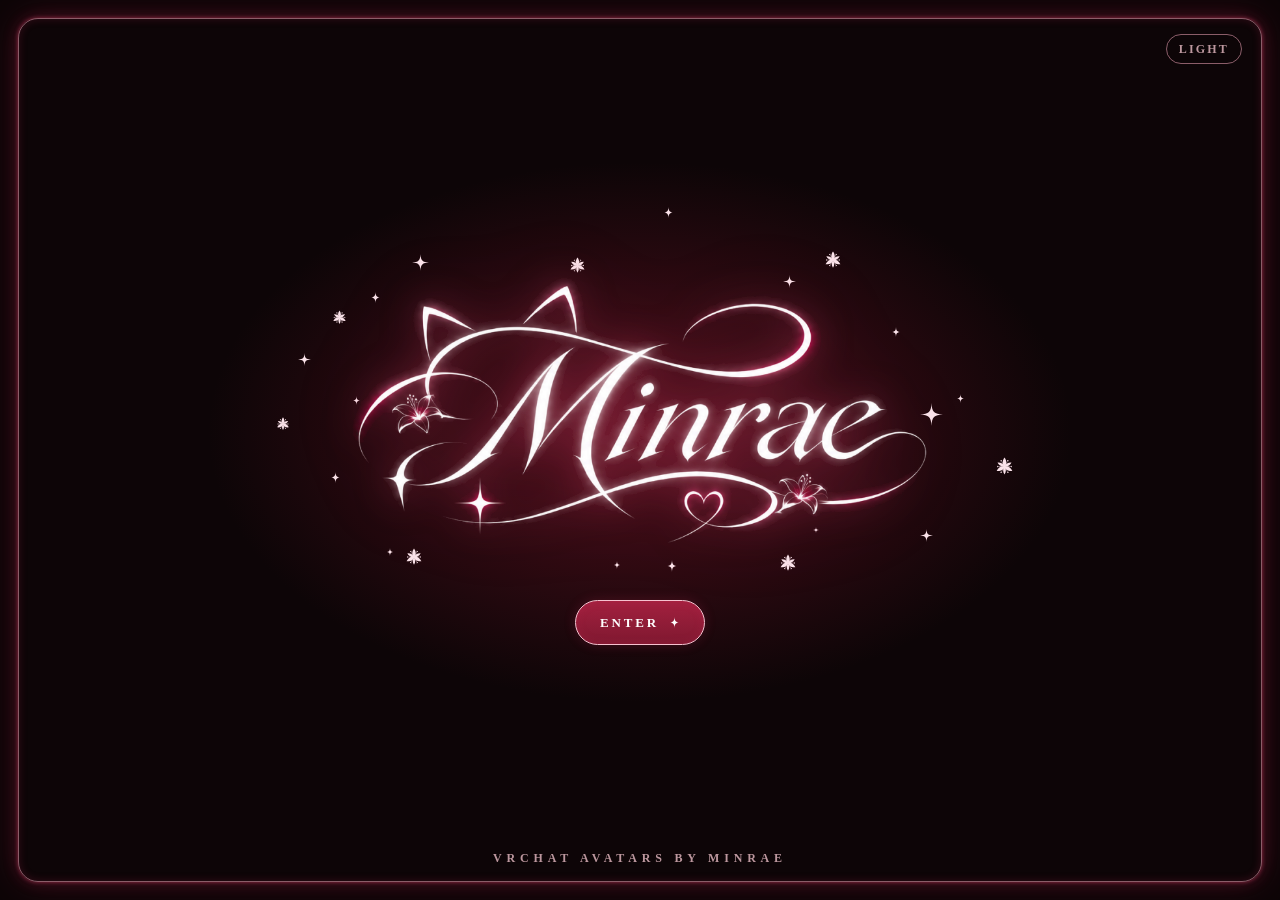
<file: minrae/index.html>
<!doctype html>
<html lang="en" data-theme="cherry">
<head>
<meta charset="utf-8"><meta name="robots" content="noindex,nofollow"><meta name="viewport" content="width=device-width,initial-scale=1"><meta name="theme-color" content="#0a0406">
<script>try{var t=localStorage.getItem("minrae-v5-theme");if(t)document.documentElement.dataset.theme=t}catch(e){}</script>
<link rel="preconnect" href="https://fonts.googleapis.com"><link rel="preconnect" href="https://fonts.gstatic.com" crossorigin>
<link href="https://fonts.googleapis.com/css2?family=Inter:wght@400;500;600&family=Instrument+Serif:ital@0;1&family=Syne:wght@600;700;800&display=swap" rel="stylesheet">
<link rel="stylesheet" href="assets/minrae.css">
<title>MINRAE</title>
</head>
<body data-page="enter">
<main class="enter">
  <div class="enter-frame glow" aria-hidden="true"></div>
  <button class="theme-toggle" type="button">Mono</button>
  <div class="enter-stage">
    <div class="logo-wrap" data-sparkles="ring" data-count="22">
      <img src="assets/minrae-logo-hq.png" alt="MINRAE">
    </div>
    <a class="btn btn-solid" href="home.html">Enter <i class="spk-inline"></i></a>
  </div>
  <div class="enter-meta">VRChat avatars by MINRAE</div>
</main>
<script src="assets/minrae.js"></script>
</body>
</html>
</file>
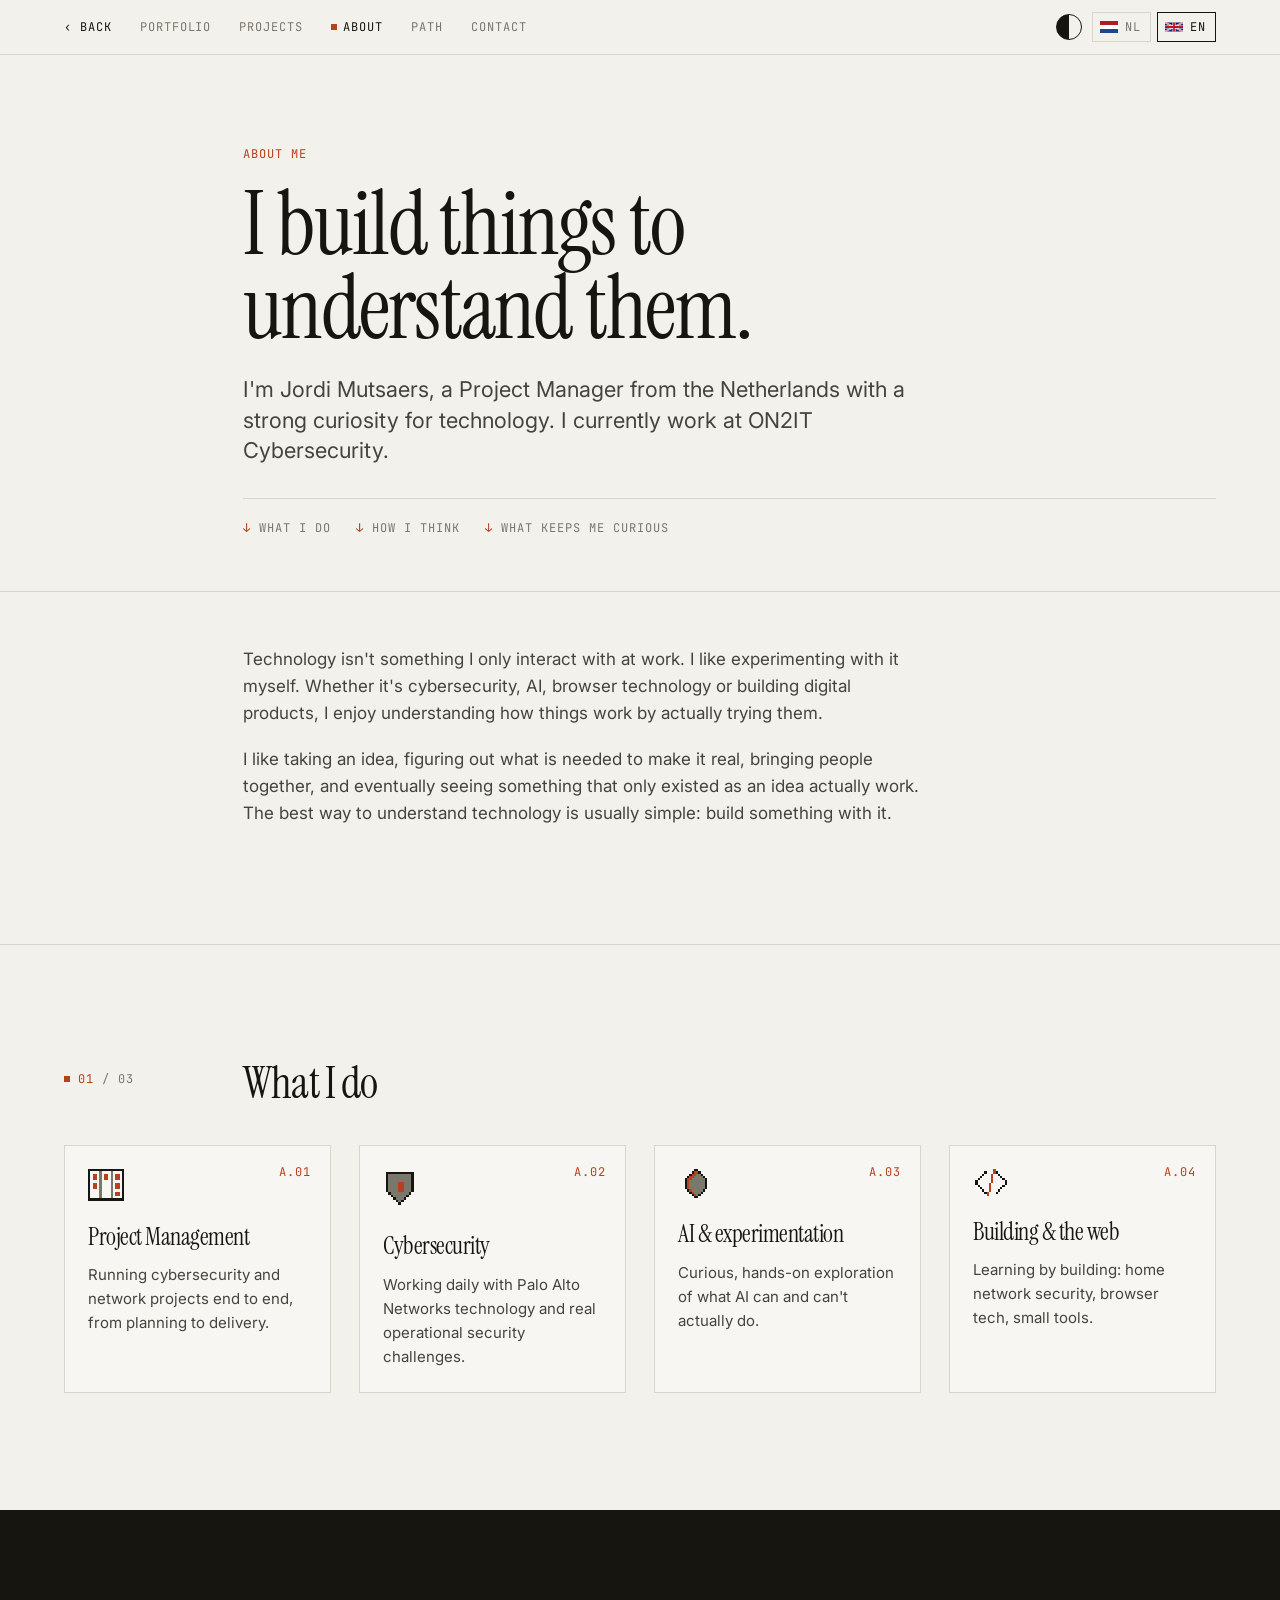
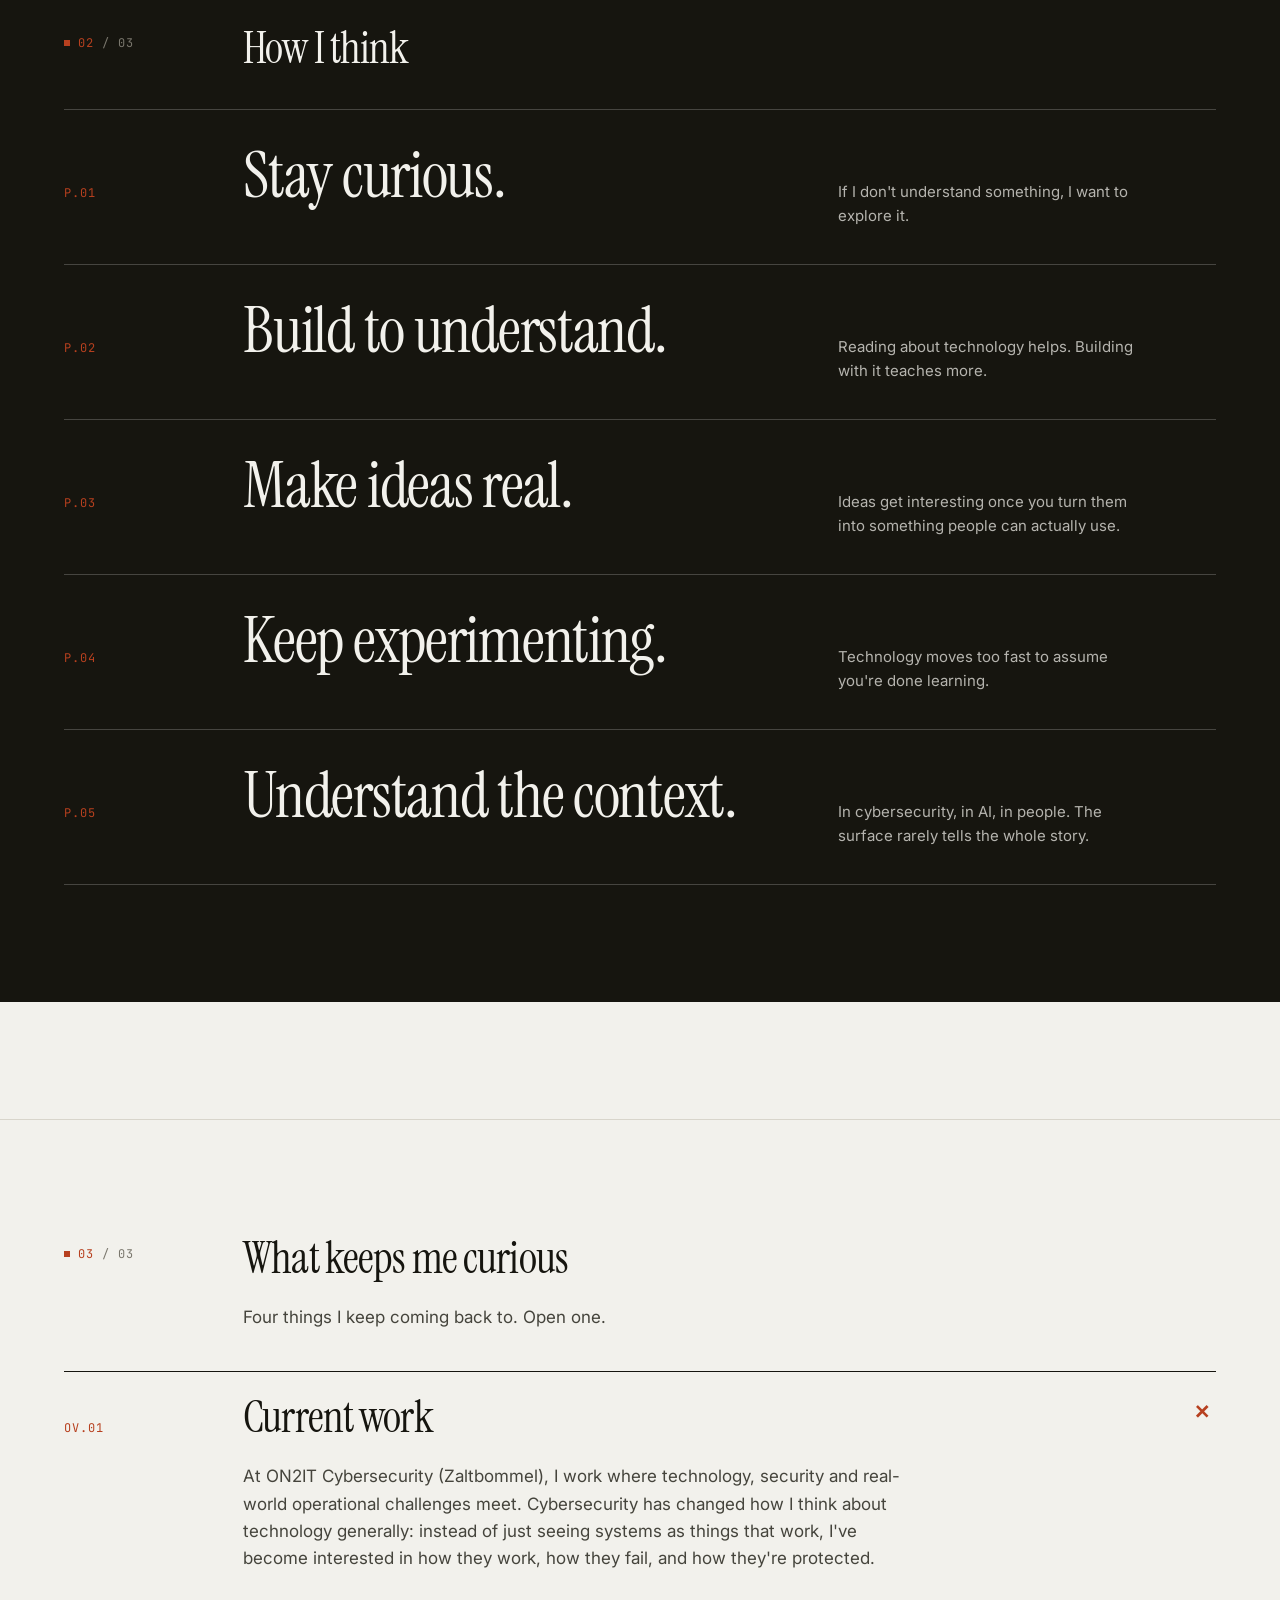
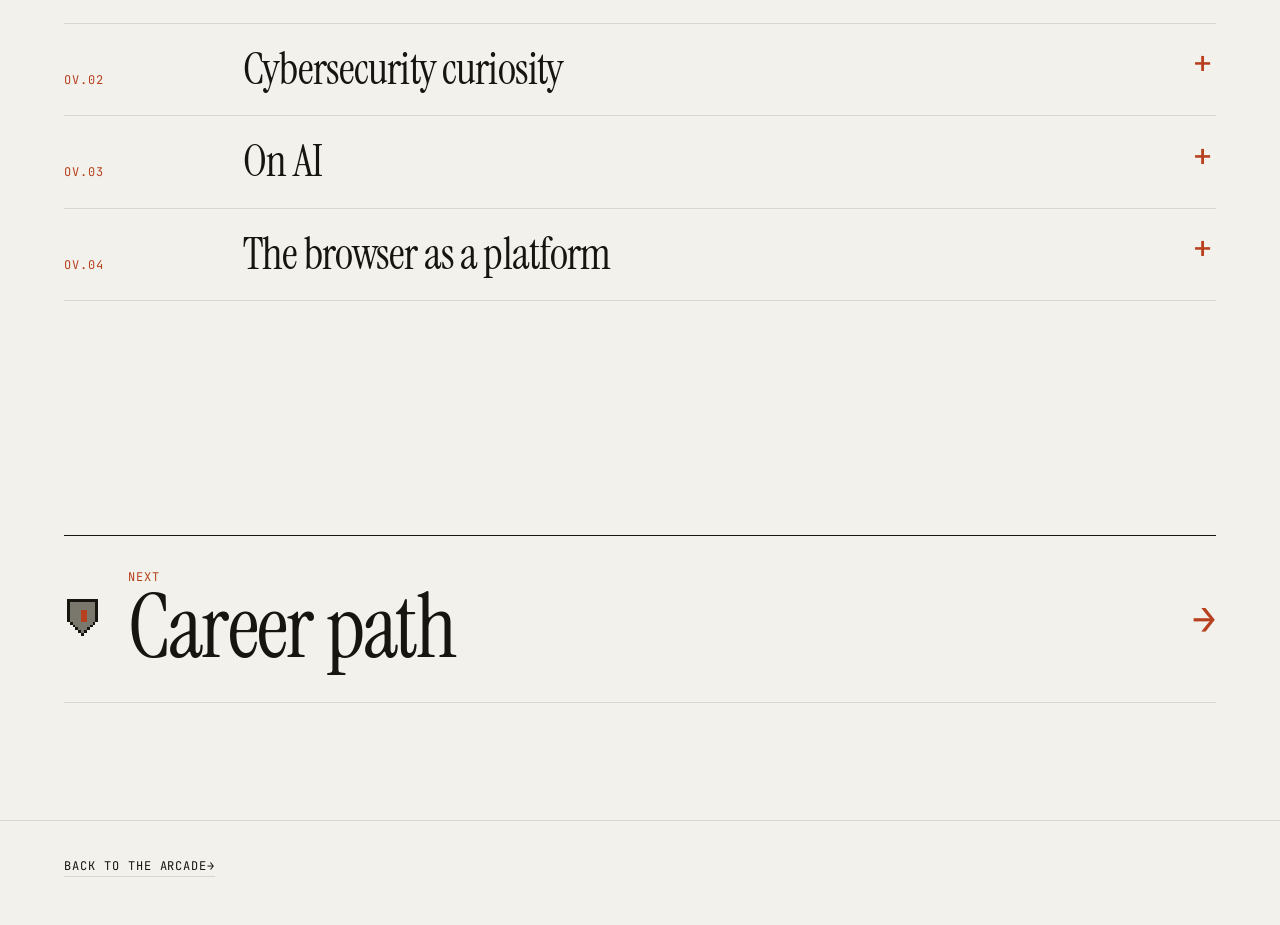
<file: about.html>
<!DOCTYPE html>
<html lang="en">
<head>
<meta charset="UTF-8">
<meta name="viewport" content="width=device-width, initial-scale=1">
<title>About - Jordi Mutsaers</title>
<meta name="description" content="About Jordi Mutsaers: what I do, how I think, and what keeps me curious about technology, AI and cybersecurity.">
<meta property="og:type" content="website">
<meta property="og:title" content="About - Jordi Mutsaers">
<meta property="og:description" content="About Jordi Mutsaers: what I do, how I think, and what keeps me curious about technology, AI and cybersecurity.">
<!-- ASSUMPTION: the og:image URL assumes this site is published at https://jordimutsaers.nl/ . Add images/portfolio-og.jpg (1200 x 630). -->
<meta property="og:image" content="https://jordimutsaers.nl/images/portfolio-og.jpg">
<meta property="og:image:width" content="1200">
<meta property="og:image:height" content="630">
<meta name="twitter:card" content="summary_large_image">
<link rel="preconnect" href="https://fonts.googleapis.com">
<link rel="preconnect" href="https://fonts.gstatic.com" crossorigin>
<link href="https://fonts.googleapis.com/css2?family=Inter:wght@400;500;600&family=Instrument+Serif&family=JetBrains+Mono:wght@400;500&display=swap" rel="stylesheet">
<script>
  try{
    var __t = localStorage.getItem('theme');
    if (__t !== 'dark' && __t !== 'light') __t = (window.matchMedia && matchMedia('(prefers-color-scheme: dark)').matches) ? 'dark' : 'light';
    document.documentElement.setAttribute('data-theme', __t);
    var __l = localStorage.getItem('clubbie_lang') || ((navigator.language || '').toLowerCase().indexOf('nl') === 0 ? 'nl' : 'en');
    if (__l === 'nl') document.documentElement.lang = 'nl';
  }catch(e){}
</script>
<link rel="stylesheet" href="portfolio.css?v=8">
</head>
<body class="nojs">
<a class="skip" href="#main"><span lang="en">Skip to content</span><span lang="nl">Ga naar de inhoud</span></a>

<div class="bar">
  <div class="wrap">
    <nav>
      <a class="nav back" href="portfolio.html" data-back><span lang="en">&lsaquo; Back</span><span lang="nl">&lsaquo; Terug</span></a>
      <a class="nav" href="portfolio.html"><span lang="en">Portfolio</span><span lang="nl">Portfolio</span></a>
      <a class="nav opt" href="portfolio.html#projects"><span lang="en">Projects</span><span lang="nl">Projecten</span></a>
      <a class="nav opt cur" href="about.html" aria-current="page"><span lang="en">About</span><span lang="nl">Over mij</span></a>
      <a class="nav opt" href="path.html"><span lang="en">Path</span><span lang="nl">Loopbaan</span></a>
      <a class="nav opt" href="portfolio.html#contact"><span lang="en">Contact</span><span lang="nl">Contact</span></a>
    </nav>
    <div class="right">
      <button class="themebtn" type="button" aria-label="Switch between light and dark theme" title="Light / dark"></button>
      <div class="langs">
        <button class="langbtn" type="button" data-lang="nl" aria-pressed="false" aria-label="Nederlands"><svg viewBox="0 0 9 6" aria-hidden="true"><rect width="9" height="2" fill="#AE1C28"/><rect y="2" width="9" height="2" fill="#fff"/><rect y="4" width="9" height="2" fill="#21468B"/></svg><span>NL</span></button>
        <button class="langbtn" type="button" data-lang="en" aria-pressed="true" aria-label="English"><svg viewBox="0 0 60 30" aria-hidden="true"><rect width="60" height="30" fill="#012169"/><path d="M0,0L60,30M60,0L0,30" stroke="#fff" stroke-width="6"/><path d="M0,0L60,30M60,0L0,30" stroke="#C8102E" stroke-width="2"/><path d="M30,0V30M0,15H60" stroke="#fff" stroke-width="10"/><path d="M30,0V30M0,15H60" stroke="#C8102E" stroke-width="6"/></svg><span>EN</span></button>
      </div>
    </div>
  </div>
  <div class="progress" aria-hidden="true"></div>
</div>

<header class="pg-hero">
  <div class="wrap">
    <p class="eyebrow mono"><span lang="en">About me</span><span lang="nl">Over mij</span></p>
    <h1 lang="en">I build things to understand them.</h1>
    <h1 lang="nl">Ik bouw dingen om ze te begrijpen.</h1>
    <p class="lead" lang="en">I'm Jordi Mutsaers, a Project Manager from the Netherlands with a strong curiosity for technology. I currently work at ON2IT Cybersecurity.</p>
    <p class="lead" lang="nl">Ik ben Jordi Mutsaers, een projectmanager uit Nederland met een sterke nieuwsgierigheid naar technologie. Ik werk momenteel bij ON2IT Cybersecurity.</p>
    <nav class="jump mono" aria-label="On this page">
      <a href="#do"><span lang="en">What I do</span><span lang="nl">Wat ik doe</span></a>
      <a href="#think"><span lang="en">How I think</span><span lang="nl">Hoe ik denk</span></a>
      <a href="#curious"><span lang="en">What keeps me curious</span><span lang="nl">Wat me nieuwsgierig houdt</span></a>
    </nav>
  </div>
</header>

<main id="main">

<section id="story" class="plain">
  <div class="wrap">
    <div class="prose rv lg">
      <p lang="en">Technology isn't something I only interact with at work. I like experimenting with it myself. Whether it's cybersecurity, AI, browser technology or building digital products, I enjoy understanding how things work by actually trying them.</p>
      <p lang="nl">Technologie is niet iets waar ik alleen op mijn werk mee bezig ben. Ik experimenteer er ook zelf graag mee. Of het nu gaat om cybersecurity, AI, browsertechnologie of het bouwen van digitale producten, ik snap graag hoe dingen werken door ze echt uit te proberen.</p>
      <p lang="en">I like taking an idea, figuring out what is needed to make it real, bringing people together, and eventually seeing something that only existed as an idea actually work. The best way to understand technology is usually simple: build something with it.</p>
      <p lang="nl">Ik vind het leuk om een idee te pakken, uit te zoeken wat er nodig is om het echt te maken, mensen bij elkaar te brengen en uiteindelijk iets te zien werken dat eerst alleen een idee was. De beste manier om technologie te begrijpen is meestal simpel: bouw er iets mee.</p>
    </div>
  </div>
</section>

<section id="do">
  <div class="wrap">
    <div class="rv sec-head lg">
      <h2><small>01 <i>/ 03</i></small><span lang="en">What I do</span><span lang="nl">Wat ik doe</span></h2>
    </div>
    <div class="cards4 rv full">
      <article class="card4">
        <span class="ico"><span class="sprite" aria-hidden="true"><svg viewBox="0 0 16 14" xmlns="http://www.w3.org/2000/svg"><rect class="i" x="0" y="0" width="16" height="1"/><rect class="i" x="0" y="1" width="1" height="1"/><rect class="m" x="5" y="1" width="1" height="1"/><rect class="m" x="10" y="1" width="1" height="1"/><rect class="i" x="15" y="1" width="1" height="1"/><rect class="i" x="0" y="2" width="1" height="1"/><rect class="a" x="2" y="2" width="2" height="1"/><rect class="m" x="5" y="2" width="1" height="1"/><rect class="a" x="7" y="2" width="2" height="1"/><rect class="m" x="10" y="2" width="1" height="1"/><rect class="a" x="12" y="2" width="2" height="1"/><rect class="i" x="15" y="2" width="1" height="1"/><rect class="i" x="0" y="3" width="1" height="1"/><rect class="a" x="2" y="3" width="2" height="1"/><rect class="m" x="5" y="3" width="1" height="1"/><rect class="a" x="7" y="3" width="2" height="1"/><rect class="m" x="10" y="3" width="1" height="1"/><rect class="a" x="12" y="3" width="2" height="1"/><rect class="i" x="15" y="3" width="1" height="1"/><rect class="i" x="0" y="4" width="1" height="1"/><rect class="a" x="2" y="4" width="2" height="1"/><rect class="m" x="5" y="4" width="1" height="1"/><rect class="a" x="7" y="4" width="2" height="1"/><rect class="m" x="10" y="4" width="1" height="1"/><rect class="a" x="12" y="4" width="2" height="1"/><rect class="i" x="15" y="4" width="1" height="1"/><rect class="i" x="0" y="5" width="1" height="1"/><rect class="m" x="5" y="5" width="1" height="1"/><rect class="m" x="10" y="5" width="1" height="1"/><rect class="i" x="15" y="5" width="1" height="1"/><rect class="i" x="0" y="6" width="1" height="1"/><rect class="a" x="2" y="6" width="2" height="1"/><rect class="m" x="5" y="6" width="1" height="1"/><rect class="m" x="10" y="6" width="1" height="1"/><rect class="a" x="12" y="6" width="2" height="1"/><rect class="i" x="15" y="6" width="1" height="1"/><rect class="i" x="0" y="7" width="1" height="1"/><rect class="a" x="2" y="7" width="2" height="1"/><rect class="m" x="5" y="7" width="1" height="1"/><rect class="m" x="10" y="7" width="1" height="1"/><rect class="a" x="12" y="7" width="2" height="1"/><rect class="i" x="15" y="7" width="1" height="1"/><rect class="i" x="0" y="8" width="1" height="1"/><rect class="a" x="2" y="8" width="2" height="1"/><rect class="m" x="5" y="8" width="1" height="1"/><rect class="m" x="10" y="8" width="1" height="1"/><rect class="a" x="12" y="8" width="2" height="1"/><rect class="i" x="15" y="8" width="1" height="1"/><rect class="i" x="0" y="9" width="1" height="1"/><rect class="m" x="5" y="9" width="1" height="1"/><rect class="m" x="10" y="9" width="1" height="1"/><rect class="i" x="15" y="9" width="1" height="1"/><rect class="i" x="0" y="10" width="1" height="1"/><rect class="m" x="5" y="10" width="1" height="1"/><rect class="m" x="10" y="10" width="1" height="1"/><rect class="a" x="12" y="10" width="2" height="1"/><rect class="i" x="15" y="10" width="1" height="1"/><rect class="i" x="0" y="11" width="1" height="1"/><rect class="m" x="5" y="11" width="1" height="1"/><rect class="m" x="10" y="11" width="1" height="1"/><rect class="a" x="12" y="11" width="2" height="1"/><rect class="i" x="15" y="11" width="1" height="1"/><rect class="i" x="0" y="12" width="1" height="1"/><rect class="m" x="5" y="12" width="1" height="1"/><rect class="m" x="10" y="12" width="1" height="1"/><rect class="i" x="15" y="12" width="1" height="1"/><rect class="i" x="0" y="13" width="16" height="1"/></svg></span></span>
        <span class="mono n">A.01</span>
        <h3><span lang="en">Project Management</span><span lang="nl">Projectmanagement</span></h3>
        <p lang="en">Running cybersecurity and network projects end to end, from planning to delivery.</p>
        <p lang="nl">Cybersecurity- en netwerkprojecten van begin tot eind leiden, van planning tot oplevering.</p>
      </article>
      <article class="card4">
        <span class="ico"><span class="sprite" aria-hidden="true"><svg viewBox="0 0 14 16" xmlns="http://www.w3.org/2000/svg"><rect class="i" x="1" y="1" width="11" height="1"/><rect class="i" x="1" y="2" width="1" height="1"/><rect class="m" x="2" y="2" width="9" height="1"/><rect class="i" x="11" y="2" width="1" height="1"/><rect class="i" x="1" y="3" width="1" height="1"/><rect class="m" x="2" y="3" width="9" height="1"/><rect class="i" x="11" y="3" width="1" height="1"/><rect class="i" x="1" y="4" width="1" height="1"/><rect class="m" x="2" y="4" width="9" height="1"/><rect class="i" x="11" y="4" width="1" height="1"/><rect class="i" x="1" y="5" width="1" height="1"/><rect class="m" x="2" y="5" width="4" height="1"/><rect class="a" x="6" y="5" width="2" height="1"/><rect class="m" x="8" y="5" width="3" height="1"/><rect class="i" x="11" y="5" width="1" height="1"/><rect class="i" x="1" y="6" width="1" height="1"/><rect class="m" x="2" y="6" width="4" height="1"/><rect class="a" x="6" y="6" width="2" height="1"/><rect class="m" x="8" y="6" width="3" height="1"/><rect class="i" x="11" y="6" width="1" height="1"/><rect class="i" x="1" y="7" width="1" height="1"/><rect class="m" x="2" y="7" width="4" height="1"/><rect class="a" x="6" y="7" width="2" height="1"/><rect class="m" x="8" y="7" width="3" height="1"/><rect class="i" x="11" y="7" width="1" height="1"/><rect class="i" x="1" y="8" width="1" height="1"/><rect class="m" x="2" y="8" width="4" height="1"/><rect class="a" x="6" y="8" width="2" height="1"/><rect class="m" x="8" y="8" width="3" height="1"/><rect class="i" x="11" y="8" width="1" height="1"/><rect class="i" x="2" y="9" width="1" height="1"/><rect class="m" x="3" y="9" width="7" height="1"/><rect class="i" x="10" y="9" width="1" height="1"/><rect class="i" x="3" y="10" width="1" height="1"/><rect class="m" x="4" y="10" width="5" height="1"/><rect class="i" x="9" y="10" width="1" height="1"/><rect class="i" x="4" y="11" width="1" height="1"/><rect class="m" x="5" y="11" width="3" height="1"/><rect class="i" x="8" y="11" width="1" height="1"/><rect class="i" x="5" y="12" width="1" height="1"/><rect class="m" x="6" y="12" width="1" height="1"/><rect class="i" x="7" y="12" width="1" height="1"/><rect class="i" x="6" y="13" width="1" height="1"/></svg></span></span>
        <span class="mono n">A.02</span>
        <h3>Cybersecurity</h3>
        <p lang="en">Working daily with Palo Alto Networks technology and real operational security challenges.</p>
        <p lang="nl">Dagelijks werken met technologie van Palo Alto Networks en echte operationele securityvraagstukken.</p>
      </article>
      <article class="card4">
        <span class="ico"><span class="sprite" aria-hidden="true"><svg viewBox="0 0 16 13" xmlns="http://www.w3.org/2000/svg"><rect class="i" x="7" y="0" width="2" height="1"/><rect class="i" x="6" y="1" width="1" height="1"/><rect class="a" x="7" y="1" width="2" height="1"/><rect class="i" x="9" y="1" width="1" height="1"/><rect class="i" x="5" y="2" width="1" height="1"/><rect class="a" x="6" y="2" width="2" height="1"/><rect class="m" x="8" y="2" width="2" height="1"/><rect class="i" x="10" y="2" width="1" height="1"/><rect class="i" x="4" y="3" width="1" height="1"/><rect class="a" x="5" y="3" width="2" height="1"/><rect class="m" x="7" y="3" width="3" height="1"/><rect class="m" x="10" y="3" width="1" height="1"/><rect class="i" x="11" y="3" width="1" height="1"/><rect class="i" x="3" y="4" width="1" height="1"/><rect class="a" x="4" y="4" width="2" height="1"/><rect class="m" x="6" y="4" width="4" height="1"/><rect class="m" x="10" y="4" width="2" height="1"/><rect class="i" x="12" y="4" width="1" height="1"/><rect class="i" x="3" y="5" width="1" height="1"/><rect class="a" x="4" y="5" width="1" height="1"/><rect class="m" x="5" y="5" width="5" height="1"/><rect class="m" x="10" y="5" width="2" height="1"/><rect class="i" x="12" y="5" width="1" height="1"/><rect class="i" x="3" y="6" width="1" height="1"/><rect class="a" x="4" y="6" width="1" height="1"/><rect class="m" x="5" y="6" width="5" height="1"/><rect class="m" x="10" y="6" width="2" height="1"/><rect class="i" x="12" y="6" width="1" height="1"/><rect class="i" x="3" y="7" width="1" height="1"/><rect class="a" x="4" y="7" width="1" height="1"/><rect class="m" x="5" y="7" width="5" height="1"/><rect class="m" x="10" y="7" width="2" height="1"/><rect class="i" x="12" y="7" width="1" height="1"/><rect class="i" x="3" y="8" width="1" height="1"/><rect class="a" x="4" y="8" width="1" height="1"/><rect class="m" x="5" y="8" width="5" height="1"/><rect class="m" x="10" y="8" width="2" height="1"/><rect class="i" x="12" y="8" width="1" height="1"/><rect class="i" x="4" y="9" width="1" height="1"/><rect class="a" x="5" y="9" width="1" height="1"/><rect class="m" x="6" y="9" width="4" height="1"/><rect class="m" x="10" y="9" width="1" height="1"/><rect class="i" x="11" y="9" width="1" height="1"/><rect class="i" x="5" y="10" width="1" height="1"/><rect class="a" x="6" y="10" width="1" height="1"/><rect class="m" x="7" y="10" width="3" height="1"/><rect class="i" x="10" y="10" width="1" height="1"/><rect class="i" x="6" y="11" width="1" height="1"/><rect class="a" x="7" y="11" width="1" height="1"/><rect class="m" x="8" y="11" width="1" height="1"/><rect class="i" x="9" y="11" width="1" height="1"/><rect class="i" x="7" y="12" width="2" height="1"/></svg></span></span>
        <span class="mono n">A.03</span>
        <h3><span lang="en">AI &amp; experimentation</span><span lang="nl">AI en experimenteren</span></h3>
        <p lang="en">Curious, hands-on exploration of what AI can and can't actually do.</p>
        <p lang="nl">Nieuwsgierig en hands-on onderzoeken wat AI wel en niet kan.</p>
      </article>
      <article class="card4">
        <span class="ico"><span class="sprite" aria-hidden="true"><svg viewBox="0 0 16 12" xmlns="http://www.w3.org/2000/svg"><rect class="a" x="9" y="0" width="1" height="1"/><rect class="i" x="5" y="1" width="1" height="1"/><rect class="a" x="9" y="1" width="1" height="1"/><rect class="i" x="10" y="1" width="1" height="1"/><rect class="i" x="4" y="2" width="1" height="1"/><rect class="a" x="8" y="2" width="1" height="1"/><rect class="i" x="11" y="2" width="1" height="1"/><rect class="i" x="3" y="3" width="1" height="1"/><rect class="a" x="8" y="3" width="1" height="1"/><rect class="i" x="12" y="3" width="1" height="1"/><rect class="i" x="2" y="4" width="1" height="1"/><rect class="a" x="8" y="4" width="1" height="1"/><rect class="i" x="13" y="4" width="1" height="1"/><rect class="i" x="1" y="5" width="1" height="1"/><rect class="a" x="8" y="5" width="1" height="1"/><rect class="i" x="14" y="5" width="1" height="1"/><rect class="i" x="1" y="6" width="1" height="1"/><rect class="a" x="7" y="6" width="1" height="1"/><rect class="i" x="14" y="6" width="1" height="1"/><rect class="i" x="2" y="7" width="1" height="1"/><rect class="a" x="7" y="7" width="1" height="1"/><rect class="i" x="13" y="7" width="1" height="1"/><rect class="i" x="3" y="8" width="1" height="1"/><rect class="a" x="7" y="8" width="1" height="1"/><rect class="i" x="12" y="8" width="1" height="1"/><rect class="i" x="4" y="9" width="1" height="1"/><rect class="a" x="7" y="9" width="1" height="1"/><rect class="i" x="11" y="9" width="1" height="1"/><rect class="i" x="5" y="10" width="1" height="1"/><rect class="a" x="6" y="10" width="1" height="1"/><rect class="i" x="10" y="10" width="1" height="1"/><rect class="a" x="6" y="11" width="1" height="1"/></svg></span></span>
        <span class="mono n">A.04</span>
        <h3><span lang="en">Building &amp; the web</span><span lang="nl">Bouwen en het web</span></h3>
        <p lang="en">Learning by building: home network security, browser tech, small tools.</p>
        <p lang="nl">Leren door te bouwen: beveiliging van het thuisnetwerk, browsertechnologie, kleine tools.</p>
      </article>
    </div>
  </div>
</section>

<section id="think" class="dark-band">
  <div class="wrap">
    <div class="rv sec-head lg">
      <h2><small>02 <i>/ 03</i></small><span lang="en">How I think</span><span lang="nl">Hoe ik denk</span></h2>
    </div>
    <ol class="says full">
      <li class="rv"><span class="mono n">P.01</span><h3 lang="en">Stay curious.</h3><h3 lang="nl">Blijf nieuwsgierig.</h3>
        <p lang="en">If I don't understand something, I want to explore it.</p><p lang="nl">Als ik iets niet begrijp, wil ik het uitzoeken.</p></li>
      <li class="rv"><span class="mono n">P.02</span><h3 lang="en">Build to understand.</h3><h3 lang="nl">Bouw om te begrijpen.</h3>
        <p lang="en">Reading about technology helps. Building with it teaches more.</p><p lang="nl">Lezen over technologie helpt. Ermee bouwen leert meer.</p></li>
      <li class="rv"><span class="mono n">P.03</span><h3 lang="en">Make ideas real.</h3><h3 lang="nl">Maak ideeën echt.</h3>
        <p lang="en">Ideas get interesting once you turn them into something people can actually use.</p><p lang="nl">Ideeën worden interessant zodra je er iets van maakt dat mensen echt kunnen gebruiken.</p></li>
      <li class="rv"><span class="mono n">P.04</span><h3 lang="en">Keep experimenting.</h3><h3 lang="nl">Blijf experimenteren.</h3>
        <p lang="en">Technology moves too fast to assume you're done learning.</p><p lang="nl">Technologie gaat te snel om te denken dat je klaar bent met leren.</p></li>
      <li class="rv"><span class="mono n">P.05</span><h3 lang="en">Understand the context.</h3><h3 lang="nl">Begrijp de context.</h3>
        <p lang="en">In cybersecurity, in AI, in people. The surface rarely tells the whole story.</p><p lang="nl">In cybersecurity, in AI, in mensen. Het oppervlak vertelt zelden het hele verhaal.</p></li>
    </ol>
  </div>
</section>

<section id="curious">
  <div class="wrap">
    <div class="rv sec-head lg">
      <h2><small>03 <i>/ 03</i></small><span lang="en">What keeps me curious</span><span lang="nl">Wat me nieuwsgierig houdt</span></h2>
      <p lang="en">Four things I keep coming back to. Open one.</p>
      <p lang="nl">Vier dingen waar ik steeds op terugkom. Open er een.</p>
    </div>
    <div class="dives rv full">
      <details class="dive" open>
        <summary><span class="mono n">OV.01</span><span class="t"><span lang="en">Current work</span><span lang="nl">Huidig werk</span></span></summary>
        <div class="body">
          <p lang="en">At ON2IT Cybersecurity (Zaltbommel), I work where technology, security and real-world operational challenges meet. Cybersecurity has changed how I think about technology generally: instead of just seeing systems as things that work, I've become interested in how they work, how they fail, and how they're protected.</p>
          <p lang="nl">Bij ON2IT Cybersecurity (Zaltbommel) werk ik op het snijvlak van technologie, security en operationele realiteit. Cybersecurity heeft veranderd hoe ik over technologie denk: ik zie systemen niet meer alleen als dingen die werken, maar ben geïnteresseerd geraakt in hoe ze werken, hoe ze falen en hoe ze beschermd worden.</p>
        </div>
      </details>
      <details class="dive">
        <summary><span class="mono n">OV.02</span><span class="t"><span lang="en">Cybersecurity curiosity</span><span lang="nl">Cybersecurity-nieuwsgierigheid</span></span></summary>
        <div class="body">
          <p lang="en">Reading about network security only takes you so far, so I put a dedicated firewall into my own home network to see how it behaves in practice. The firewall itself is not the interesting part. Watching what it blocks, what it lets through, and what that says about the network is.</p>
          <p lang="nl">Over netwerkbeveiliging lezen brengt je maar tot een bepaald punt, dus ik heb een eigen firewall in mijn thuisnetwerk gezet om te zien hoe die zich in de praktijk gedraagt. De firewall zelf is niet het interessante. Het gaat erom te zien wat hij blokkeert, wat hij doorlaat en wat dat zegt over het netwerk.</p>
        </div>
      </details>
      <details class="dive">
        <summary><span class="mono n">OV.03</span><span class="t"><span lang="en">On AI</span><span lang="nl">Over AI</span></span></summary>
        <div class="body">
          <p lang="en">I'm curious about AI rather than fearful of it. A lot of the fear around AI comes from people seeing outputs without seeing the prompts or context behind them. That gap between what a technology can do and what people understand about it is what interests me. I'd rather explore these tools myself than form an opinion from headlines.</p>
          <p lang="nl">Ik ben nieuwsgierig naar AI en niet bang ervoor. Veel van de angst rond AI komt doordat mensen de uitkomsten zien zonder de prompts of de context erachter. Dat gat tussen wat een technologie kan en wat mensen ervan begrijpen is wat mij interesseert. Ik verken deze tools liever zelf dan dat ik een mening vorm op basis van koppen.</p>
        </div>
      </details>
      <details class="dive">
        <summary><span class="mono n">OV.04</span><span class="t"><span lang="en">The browser as a platform</span><span lang="nl">De browser als platform</span></span></summary>
        <div class="body">
          <p lang="en">I remember when browser games were simple pages on sites like Spele.nl, while something like RuneScape needed real setup. Today the browser can deliver increasingly complex experiences. Could the browser become the operating system for the next generation of digital experiences? WebGL, WebGPU, AI-powered interfaces: it is an area I find genuinely interesting.</p>
          <p lang="nl">Ik herinner me dat browsergames simpele pagina's waren op sites als Spele.nl, terwijl iets als RuneScape echt opgezet moest worden. Tegenwoordig kan de browser steeds complexere ervaringen leveren. Kan de browser het besturingssysteem worden voor de volgende generatie digitale ervaringen? WebGL, WebGPU, AI-gestuurde interfaces: het is een gebied dat ik echt interessant vind.</p>
        </div>
      </details>
    </div>
  </div>
</section>

<section class="pager">
  <div class="wrap">
    <a class="next full rv" href="path.html">
      <span class="ico"><span class="sprite" aria-hidden="true"><svg viewBox="0 0 14 16" xmlns="http://www.w3.org/2000/svg"><rect class="i" x="1" y="1" width="11" height="1"/><rect class="i" x="1" y="2" width="1" height="1"/><rect class="m" x="2" y="2" width="9" height="1"/><rect class="i" x="11" y="2" width="1" height="1"/><rect class="i" x="1" y="3" width="1" height="1"/><rect class="m" x="2" y="3" width="9" height="1"/><rect class="i" x="11" y="3" width="1" height="1"/><rect class="i" x="1" y="4" width="1" height="1"/><rect class="m" x="2" y="4" width="9" height="1"/><rect class="i" x="11" y="4" width="1" height="1"/><rect class="i" x="1" y="5" width="1" height="1"/><rect class="m" x="2" y="5" width="4" height="1"/><rect class="a" x="6" y="5" width="2" height="1"/><rect class="m" x="8" y="5" width="3" height="1"/><rect class="i" x="11" y="5" width="1" height="1"/><rect class="i" x="1" y="6" width="1" height="1"/><rect class="m" x="2" y="6" width="4" height="1"/><rect class="a" x="6" y="6" width="2" height="1"/><rect class="m" x="8" y="6" width="3" height="1"/><rect class="i" x="11" y="6" width="1" height="1"/><rect class="i" x="1" y="7" width="1" height="1"/><rect class="m" x="2" y="7" width="4" height="1"/><rect class="a" x="6" y="7" width="2" height="1"/><rect class="m" x="8" y="7" width="3" height="1"/><rect class="i" x="11" y="7" width="1" height="1"/><rect class="i" x="1" y="8" width="1" height="1"/><rect class="m" x="2" y="8" width="4" height="1"/><rect class="a" x="6" y="8" width="2" height="1"/><rect class="m" x="8" y="8" width="3" height="1"/><rect class="i" x="11" y="8" width="1" height="1"/><rect class="i" x="2" y="9" width="1" height="1"/><rect class="m" x="3" y="9" width="7" height="1"/><rect class="i" x="10" y="9" width="1" height="1"/><rect class="i" x="3" y="10" width="1" height="1"/><rect class="m" x="4" y="10" width="5" height="1"/><rect class="i" x="9" y="10" width="1" height="1"/><rect class="i" x="4" y="11" width="1" height="1"/><rect class="m" x="5" y="11" width="3" height="1"/><rect class="i" x="8" y="11" width="1" height="1"/><rect class="i" x="5" y="12" width="1" height="1"/><rect class="m" x="6" y="12" width="1" height="1"/><rect class="i" x="7" y="12" width="1" height="1"/><rect class="i" x="6" y="13" width="1" height="1"/></svg></span></span>
      <span class="t"><span class="mono"><span lang="en">Next</span><span lang="nl">Volgende</span></span>
      <strong><span lang="en">Career path</span><span lang="nl">Loopbaan</span></strong></span>
      <span class="arr" aria-hidden="true">&rarr;</span>
    </a>
  </div>
</section>
</main>

<footer>
  <div class="wrap"><a class="tlink" href="index.html"><span lang="en">Back to the arcade</span><span lang="nl">Terug naar de arcade</span></a></div>
</footer>

<script src="portfolio.js?v=8"></script>
<script>
  (function(){
    var T = {
      en: { title: 'About - Jordi Mutsaers', desc: 'About Jordi Mutsaers: what I do, how I think, and what keeps me curious about technology, AI and cybersecurity.' },
      nl: { title: 'Over mij - Jordi Mutsaers', desc: 'Over Jordi Mutsaers: wat ik doe, hoe ik denk en wat me nieuwsgierig houdt over technologie, AI en cybersecurity.' }
    };
    function meta(sel, v){ var m = document.querySelector(sel); if (m) m.setAttribute('content', v); }
    function setLang(l, save){
      if (l !== 'nl') l = 'en';
      document.documentElement.lang = l;
      document.title = T[l].title;
      meta('meta[name="description"]', T[l].desc);
      meta('meta[property="og:title"]', T[l].title);
      meta('meta[property="og:description"]', T[l].desc);
      document.querySelectorAll('.langbtn').forEach(function(b){ b.setAttribute('aria-pressed', b.getAttribute('data-lang') === l ? 'true' : 'false'); });
      if (save){ try{ localStorage.setItem('clubbie_lang', l); }catch(e){} }
    }
    document.querySelectorAll('.langbtn').forEach(function(b){ b.addEventListener('click', function(){ setLang(b.getAttribute('data-lang'), true); }); });
    setLang(document.documentElement.lang === 'nl' ? 'nl' : 'en', false);
  })();
  try{
    if (sessionStorage.getItem('arcade_in')){
      sessionStorage.removeItem('arcade_in');
      var __d = document.createElement('div');
      __d.style.cssText = 'position:fixed;inset:0;z-index:99999;background:#080e20;pointer-events:none;transition:opacity .8s ease';
      document.body.appendChild(__d);
      requestAnimationFrame(function(){ requestAnimationFrame(function(){ __d.style.opacity = '0'; setTimeout(function(){ __d.remove(); }, 900); }); });
    }
  }catch(e){}
</script>
</body>
</html>
</file>
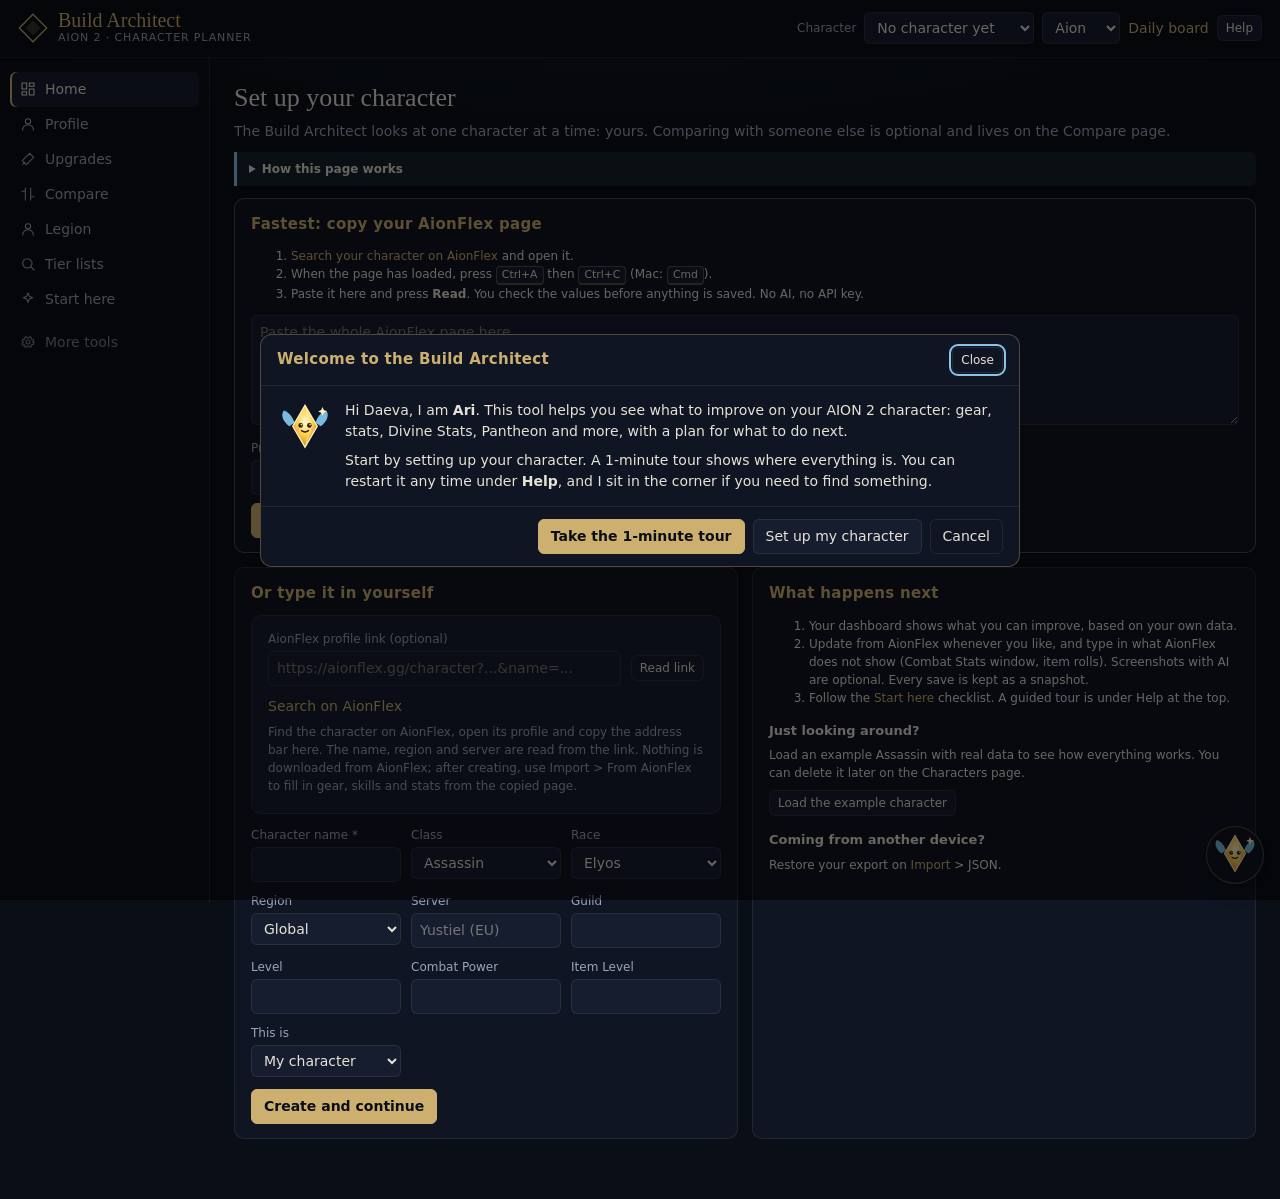
<file: aion2-build.html>
<!DOCTYPE html>
<html lang="en" data-theme="aion">
<head>
<meta charset="UTF-8">
<meta name="viewport" content="width=device-width, initial-scale=1">
<title>AION 2 Build Architect</title>
<meta name="description" content="A local-first character optimization companion for AION 2: compare builds, track progression and plan the next upgrade.">
<meta property="og:type" content="website">
<meta property="og:site_name" content="Jordi Mutsaers">
<meta property="og:title" content="AION 2 Build Architect">
<meta property="og:description" content="Compare builds, track progression and plan the next upgrade for an AION 2 Assassin.">
<meta property="og:url" content="https://jordimutsaers.nl/aion2-build.html">
<meta property="og:image" content="https://jordimutsaers.nl/images/portfolio-og.jpg">
<meta name="twitter:card" content="summary_large_image">
<link rel="icon" href="data:,">
<script>try{var t=localStorage.getItem('aion2_build_theme');if(t==='light')t='mist';if(t==='dark')t='aion';if(!t){var b=JSON.parse(localStorage.getItem('aion2_state')||'null');t=b&&b.settings&&b.settings.theme;}if(['aion','paper','lamp','slate','mist','pixel'].indexOf(t)<0)t='aion';document.documentElement.setAttribute('data-theme',t);}catch(e){}</script>
<style>
/* Themes: the same six as the Daily Board (aion2.html). --line is the quiet border, --line2 the accent border. */
:root,html[data-theme="aion"]{
  --bg:#0a0e17; --panel:#0f1522; --panel2:#161d2e; --panel3:#1d2538; --line:rgba(255,255,255,.08); --line2:rgba(205,176,112,.34);
  --text:#e6e2d6; --muted:#9ba5b9; --gold:#cdb070; --blue:#8dc3e8; --good:#8fcfb0; --warn:#e5b567; --bad:#e08a8a; --on:#0a0e17;
  --hfont:"Palatino Linotype","Book Antiqua",Palatino,Georgia,serif; --font:"Segoe UI",system-ui,-apple-system,sans-serif;
  --bgimg:radial-gradient(1100px 380px at 50% -12%,rgba(141,195,232,.07),transparent 70%); color-scheme:dark;
}
html[data-theme="paper"]{
  --bg:#e8dcc0; --panel:#faf4e4; --panel2:#f0e6cc; --panel3:#e6d9b8; --line:rgba(90,70,40,.22); --line2:rgba(110,75,30,.45);
  --text:#2f2519; --muted:#5e5038; --gold:#8c3a2b; --blue:#3f5b7a; --good:#3b5833; --warn:#7a5210; --bad:#8c3a2b; --on:#faf4e4;
  --hfont:Georgia,"Iowan Old Style",Palatino,serif; --font:Georgia,"Iowan Old Style",Palatino,serif;
  --bgimg:radial-gradient(ellipse at top left,rgba(255,255,255,.25),transparent 60%); color-scheme:light;
}
html[data-theme="lamp"]{
  --bg:#1c1712; --panel:#2a231b; --panel2:#33291f; --panel3:#3d3126; --line:rgba(255,255,255,.08); --line2:rgba(217,173,98,.32);
  --text:#efe3cc; --muted:#bba98d; --gold:#d9ad62; --blue:#e0916f; --good:#7fae72; --warn:#d9ad62; --bad:#e08268; --on:#1c1712;
  --hfont:Georgia,"Iowan Old Style",Palatino,serif; --font:Georgia,"Iowan Old Style",Palatino,serif; --bgimg:none; color-scheme:dark;
}
html[data-theme="slate"]{
  --bg:#13151c; --panel:#1a1d26; --panel2:#222633; --panel3:#2a2f3e; --line:rgba(255,255,255,.07); --line2:rgba(143,160,217,.30);
  --text:#e0e3ee; --muted:#9ca2b6; --gold:#8fa0d9; --blue:#8fa0d9; --good:#7fb59a; --warn:#d4b483; --bad:#c98a8a; --on:#13151c;
  --hfont:system-ui,"Segoe UI",sans-serif; --font:system-ui,"Segoe UI",sans-serif; --bgimg:none; color-scheme:dark;
}
html[data-theme="mist"]{
  --bg:#eceef2; --panel:#fbfbfd; --panel2:#e6e9ef; --panel3:#dde1e9; --line:rgba(0,0,0,.12); --line2:rgba(59,85,160,.40);
  --text:#1d212b; --muted:#555b6e; --gold:#3b55a0; --blue:#3b55a0; --good:#2f6f50; --warn:#7d5f28; --bad:#8c4545; --on:#fbfbfd;
  --hfont:system-ui,"Segoe UI",sans-serif; --font:system-ui,"Segoe UI",sans-serif; --bgimg:none; color-scheme:light;
}
html[data-theme="pixel"]{
  --bg:#0b0a1e; --panel:#15122e; --panel2:#201b4a; --panel3:#2a2460; --line:#2f2a74; --line2:#7a68e8;
  --text:#f2edff; --muted:#aaa2dc; --gold:#ffd24f; --blue:#4fe6ff; --good:#5bff9a; --warn:#ffb23f; --bad:#ff6b8b; --on:#0b0a1e;
  --hfont:ui-monospace,"SF Mono",Menlo,Consolas,monospace; --font:ui-monospace,"SF Mono",Menlo,Consolas,monospace;
  --bgimg:repeating-linear-gradient(0deg,rgba(255,255,255,.03) 0 4px,transparent 4px 8px),repeating-linear-gradient(90deg,rgba(255,255,255,.03) 0 4px,transparent 4px 8px); color-scheme:dark;
}
html[data-theme="pixel"] *{border-radius:0!important}
html[data-theme="pixel"] body{background-repeat:repeat}
html[data-theme="pixel"] .card{border:3px solid var(--line2);box-shadow:5px 5px 0 #000}
html[data-theme="pixel"] h1,html[data-theme="pixel"] .brand .t{text-transform:uppercase;letter-spacing:.06em;text-shadow:3px 3px 0 #6b2bd2}
html[data-theme="pixel"] h2{text-transform:uppercase;letter-spacing:.08em}
html[data-theme="pixel"] button{border:2px solid var(--line2);box-shadow:3px 3px 0 #000}
html[data-theme="pixel"] button:active{transform:translate(2px,2px);box-shadow:1px 1px 0 #000}
html[data-theme="pixel"] .top{border-bottom:4px solid var(--line2)}
html[data-theme="pixel"] dialog{border:4px solid var(--line2);box-shadow:8px 8px 0 #000}
*{box-sizing:border-box}
html,body{margin:0;background-color:var(--bg);background-image:var(--bgimg);background-repeat:no-repeat;background-attachment:fixed;color:var(--text);font:14px/1.5 var(--font)}
a{color:var(--gold);text-decoration:none} a:hover{text-decoration:underline}
button,input,select,textarea{font:inherit;color:inherit}
button{cursor:pointer;background:var(--panel2);border:1px solid var(--line);border-radius:6px;padding:6px 12px}
button:hover{border-color:var(--line2)}
button.pri{background:var(--gold);color:var(--on);border-color:var(--gold);font-weight:600}
button.ghost{background:transparent}
button.sm{padding:3px 8px;font-size:12px}
button:disabled{opacity:.45;cursor:not-allowed}
input,select,textarea{background:var(--panel2);border:1px solid var(--line);border-radius:6px;padding:6px 8px;min-width:0;max-width:100%}
input:not([type=checkbox]):not([type=radio]):not([type=file]){width:100%}
td input:not([type=checkbox]){min-width:60px}
.row>input,.row>select,.row>textarea{width:auto;flex:1 1 140px}
.top .pick select{width:auto;max-width:170px}
input[type=file]{max-width:100%}
.tfilter select{flex:0 0 auto;width:auto}
main:focus{outline:none}
.tier{display:grid;grid-template-columns:56px minmax(0,1fr);gap:12px;padding:12px 0;border-bottom:1px solid var(--line)}
.tier:last-child{border-bottom:0}
.tier .tl{font-size:22px;font-weight:700;color:var(--gold);text-align:center;border:1px solid var(--line2);border-radius:8px;display:flex;align-items:center;justify-content:center;min-height:48px}
.tier.t2 .tl{color:var(--blue);border-color:color-mix(in srgb,var(--blue) 45%,transparent)}
.tier.t3 .tl{color:var(--muted);border-color:var(--line)}
.scard{display:inline-flex;flex-direction:column;gap:2px;background:var(--panel2);border:1px solid var(--line);border-radius:8px;padding:6px 10px;margin:0 6px 6px 0;min-width:150px;vertical-align:top}
.scard b{font-size:13px}
.scard span{font-size:12px;color:var(--muted)}
.tour-hl{position:relative;z-index:61;box-shadow:0 0 0 3px var(--gold),0 0 0 9999px rgba(0,0,0,.62)!important;border-radius:8px;background:var(--panel)}
.tour-pop{position:fixed;z-index:70;background:var(--panel);border:1px solid var(--gold);border-radius:12px;padding:14px 16px;box-shadow:0 12px 40px rgba(0,0,0,.5)}
input:focus,select:focus,textarea:focus,button:focus-visible{outline:2px solid var(--blue);outline-offset:1px}
textarea{width:100%;min-height:80px;resize:vertical}
label{display:block;font-size:12px;color:var(--muted);margin:0 0 3px}
.mono{font-family:ui-monospace,"SF Mono",Menlo,Consolas,monospace}
.muted{color:var(--muted)} .gold{color:var(--gold)} .good{color:var(--good)} .warn{color:var(--warn)} .bad{color:var(--bad)} .blue{color:var(--blue)}
.small{font-size:12px} .right{text-align:right} .nowrap{white-space:nowrap}
.hidden{display:none!important}

.top{position:sticky;top:0;z-index:20;display:flex;align-items:center;gap:14px;padding:10px 18px;background:color-mix(in srgb,var(--bg) 92%,transparent);border-bottom:1px solid var(--line);backdrop-filter:blur(8px)}
.brand{display:flex;align-items:center;gap:10px}
.brand .t{font-family:var(--hfont);font-size:20px;color:var(--gold);line-height:1}
.brand .s{font-size:11px;color:var(--muted);letter-spacing:.08em;text-transform:uppercase}
.top .sp{flex:1}
.top .pick{display:flex;gap:8px;align-items:center;flex-wrap:wrap}
.top .pick label{margin:0}
.layout{display:grid;grid-template-columns:210px minmax(0,1fr);min-height:calc(100vh - 56px)}
.side{border-right:1px solid var(--line);padding:14px 10px;position:sticky;top:56px;align-self:start;height:calc(100vh - 56px);overflow:auto}
.side a{display:flex;align-items:center;gap:9px;padding:7px 10px;border-radius:6px;color:var(--muted)}
.side a:hover{background:var(--panel);color:var(--text);text-decoration:none}
.side a.cur{background:var(--panel2);color:var(--text);box-shadow:inset 2px 0 0 var(--gold)}
.side svg{width:16px;height:16px;flex:none}
.side .sec{font-size:11px;letter-spacing:.1em;text-transform:uppercase;color:var(--muted);margin:14px 10px 6px}
main{padding:20px 24px 60px;min-width:0}
@media(max-width:900px){
  .layout{grid-template-columns:1fr}
  .side{position:static;height:auto;display:flex;overflow-x:auto;gap:4px;padding:8px;border-right:0;border-bottom:1px solid var(--line)}
  .side .sec{display:none}
  .side a{flex:none;padding:6px 10px}
  main{padding:16px 14px 60px}
  .top{flex-wrap:wrap}
}
h1{font-family:var(--hfont);font-weight:400;font-size:26px;margin:0 0 4px;color:var(--text)}
h2{font-size:15px;font-weight:600;margin:0 0 10px;color:var(--gold);letter-spacing:.02em}
h3{font-size:13px;font-weight:600;margin:14px 0 6px;color:var(--text)}
.head{display:flex;align-items:flex-end;gap:12px;flex-wrap:wrap;margin-bottom:16px}
.head .sp{flex:1}
.grid{display:grid;gap:14px}
.g2{grid-template-columns:repeat(2,minmax(0,1fr))} .g3{grid-template-columns:repeat(3,minmax(0,1fr))} .g4{grid-template-columns:repeat(4,minmax(0,1fr))}
@media(max-width:1100px){.g4{grid-template-columns:repeat(2,minmax(0,1fr))}.g3{grid-template-columns:repeat(2,minmax(0,1fr))}}
@media(max-width:640px){.g2,.g3,.g4{grid-template-columns:1fr}}
.card{background:var(--panel);border:1px solid var(--line);border-radius:10px;padding:14px 16px;min-width:0}
.card.hl{border-color:var(--line2)}
.kpi .l{font-size:11px;color:var(--muted);letter-spacing:.06em;text-transform:uppercase}
.kpi .v{font-size:24px;font-weight:600;font-variant-numeric:tabular-nums;margin-top:2px}
.kpi .d{font-size:12px;color:var(--muted)}
table{width:100%;border-collapse:collapse;font-variant-numeric:tabular-nums}
th,td{text-align:left;padding:6px 8px;border-bottom:1px solid var(--line);vertical-align:top}
th{font-size:11px;color:var(--muted);font-weight:600;letter-spacing:.05em;text-transform:uppercase}
tr:last-child td{border-bottom:0}
.tbl{overflow-x:auto}
.pill{display:inline-block;font-size:11px;padding:1px 7px;border-radius:999px;border:1px solid var(--line);color:var(--muted);white-space:nowrap;line-height:1.6}
.pill.verified{color:var(--good);border-color:color-mix(in srgb,var(--good) 45%,transparent)}
.pill.confirmed{color:var(--blue);border-color:color-mix(in srgb,var(--blue) 45%,transparent)}
.pill.imported{color:var(--gold);border-color:color-mix(in srgb,var(--gold) 45%,transparent)}
.pill.estimated{color:var(--warn)}
.pill.outdated,.pill.unknown{color:var(--bad);border-color:color-mix(in srgb,var(--bad) 40%,transparent)}
.pill.t-Sp,.pill.t-S{color:var(--gold);border-color:var(--line2)} .pill.t-Ap,.pill.t-A{color:var(--blue)}
.lvl-High{color:var(--good)} .lvl-Medium{color:var(--warn)} .lvl-Low{color:var(--muted)} .lvl-Unknown{color:var(--muted);font-style:italic}
.bar{height:6px;background:var(--panel3);border-radius:99px;overflow:hidden}
.bar i{display:block;height:100%;background:var(--gold)}
.bar.blue i{background:var(--blue)}
.eq{display:grid;grid-template-columns:repeat(auto-fill,minmax(170px,1fr));gap:10px}
.slot{background:var(--panel2);border:1px solid var(--line);border-radius:8px;padding:9px 10px;text-align:left;width:100%}
.slot:hover{border-color:var(--line2)}
.slot .sn{font-size:11px;color:var(--muted);text-transform:uppercase;letter-spacing:.06em}
.slot .in{font-weight:600;margin-top:2px}
.slot .en{color:var(--gold)}
.note{border-left:3px solid var(--warn);background:color-mix(in srgb,var(--warn) 10%,transparent);padding:8px 12px;border-radius:0 6px 6px 0;margin:0 0 12px}
.steps{margin:0;padding-left:22px}.steps li{padding:8px 0;border-bottom:1px solid var(--line)}.steps li:last-child{border-bottom:0}.mode-toggle{opacity:.75;margin-top:8px}
.slotgrid{display:grid;grid-template-columns:repeat(auto-fill,minmax(230px,1fr));gap:8px}
.slotgrid .slot{display:flex;align-items:center;gap:10px;text-align:left;padding:8px 10px;background:var(--panel);border:1px solid var(--line);border-radius:10px;color:var(--text);cursor:pointer;min-height:58px}
.slotgrid .slot:hover{border-color:var(--line2)}.slotgrid .slot.cur{border-color:var(--gold);box-shadow:0 0 0 1px var(--gold) inset}
.slotgrid .sl-t{display:flex;flex-direction:column;flex:1;min-width:0}.slotgrid .sl-n{white-space:nowrap;overflow:hidden;text-overflow:ellipsis;font-size:13px}
.slotgrid .sl-b{font-weight:700;color:var(--good);text-align:right;line-height:1.1}.slotgrid .sl-b small{display:block;font-weight:400;color:var(--muted);font-size:10px}.slotgrid .sl-b.none{color:var(--muted)}
.ico{display:inline-block;border-radius:6px;background:var(--panel2);border:1px solid var(--line);object-fit:contain;vertical-align:middle;flex:0 0 auto}
.g-u{color:#e9b949}.g-l{color:#7cc4ff}.g-r{color:#7fd98a}.g-s{color:#e58bff}
.kbd{display:inline-block;padding:0 5px;border:1px solid var(--line2);border-bottom-width:2px;border-radius:4px;font-family:var(--font);font-size:.9em;background:var(--panel2)}
.note.info{border-color:var(--blue);background:color-mix(in srgb,var(--blue) 10%,transparent)}
.note.bad{border-color:var(--bad);background:color-mix(in srgb,var(--bad) 10%,transparent)}
.row{display:flex;gap:10px;align-items:center;flex-wrap:wrap}
.row>*{min-width:0}
.form{display:grid;gap:10px;grid-template-columns:repeat(auto-fill,minmax(150px,1fr))}
.form input,.form select{width:100%}
.form>div{min-width:0}
.list{list-style:none;padding:0;margin:0}
.list li{padding:8px 0;border-bottom:1px solid var(--line)}
.list li:last-child{border-bottom:0}
.rec .t{font-weight:600}
.rec .m{display:flex;gap:8px;flex-wrap:wrap;font-size:12px;color:var(--muted);margin-top:4px}
.tabs{display:flex;gap:4px;border-bottom:1px solid var(--line);margin-bottom:14px;flex-wrap:wrap}
.tabs button{border:0;border-bottom:2px solid transparent;border-radius:0;background:transparent;color:var(--muted);padding:8px 12px}
.tabs button.cur{color:var(--text);border-bottom-color:var(--gold)}
.review{display:grid;grid-template-columns:minmax(0,1fr) minmax(0,1.2fr);gap:16px}
@media(max-width:900px){.review{grid-template-columns:1fr}}
.review img{max-width:100%;border-radius:8px;border:1px solid var(--line)}
.chat{display:flex;flex-direction:column;gap:10px;max-height:60vh;overflow:auto;padding:4px}
.msg{padding:9px 12px;border-radius:10px;max-width:85%;white-space:pre-wrap;word-wrap:break-word}
.msg.u{align-self:flex-end;background:var(--panel3)}
.msg.a{align-self:flex-start;background:var(--panel2);border:1px solid var(--line)}
.msg.t{align-self:flex-start;font-size:12px;color:var(--muted);background:transparent;padding:2px 12px}
dialog{background:var(--panel);color:var(--text);border:1px solid var(--line2);border-radius:12px;padding:0;width:min(760px,94vw);max-height:90vh}
dialog::backdrop{background:rgba(0,0,0,.55)}
dialog .dh{display:flex;align-items:center;padding:12px 16px;border-bottom:1px solid var(--line)}
dialog .dh h2{margin:0;flex:1}
dialog .db{padding:14px 16px;overflow:auto;max-height:calc(90vh - 120px)}
dialog .df{display:flex;gap:8px;justify-content:flex-end;padding:12px 16px;border-top:1px solid var(--line)}
.toast{position:fixed;right:16px;bottom:16px;z-index:50;background:var(--panel2);border:1px solid var(--line2);border-radius:8px;padding:10px 14px;max-width:360px;box-shadow:0 8px 24px rgba(0,0,0,.35)}
svg.chart{width:100%;height:180px;display:block}
.chip{display:inline-block;padding:2px 8px;border-radius:6px;background:var(--panel3);font-size:12px;margin:2px 4px 2px 0}
.ok-row td{background:color-mix(in srgb,var(--good) 7%,transparent)}
.bad-row td{background:color-mix(in srgb,var(--bad) 7%,transparent)}
.conf-row td{background:color-mix(in srgb,var(--warn) 9%,transparent)}

#ari{position:fixed;right:16px;bottom:16px;z-index:65;display:flex;flex-direction:column;align-items:flex-end;gap:8px}
.ari-btn{width:58px;height:58px;border-radius:50%!important;padding:4px;background:var(--panel);border:1px solid var(--line2);box-shadow:0 6px 18px rgba(0,0,0,.35);animation:ariBob 3.2s ease-in-out infinite}
.ari-btn svg{width:100%;height:100%;display:block}
.ari-btn:hover{border-color:var(--gold)}
@keyframes ariBob{0%,100%{transform:translateY(0)}50%{transform:translateY(-6px)}}
@media(prefers-reduced-motion:reduce){.ari-btn{animation:none}}
.ari-panel{width:min(340px,calc(100vw - 32px));background:var(--panel);border:1px solid var(--gold);border-radius:12px;padding:12px 14px;box-shadow:0 12px 40px rgba(0,0,0,.45)}
.ari-panel #ariQ{margin:10px 0 6px}
.ari-say{line-height:1.45}
.ari-item{display:block;width:100%;text-align:left;margin:4px 0;background:var(--panel2)}
.ari-bubble{background:var(--panel);border:1px solid var(--gold);border-radius:12px;padding:8px 12px;font-size:13px;max-width:220px;box-shadow:0 8px 24px rgba(0,0,0,.35)}
.toast{right:90px}
</style>
</head>
<body>
<header class="top">
  <a class="brand" href="#/dashboard" aria-label="Build Architect home">
    <svg viewBox="0 0 48 48" width="30" height="30" aria-hidden="true"><path d="M24 2 L46 24 L24 46 L2 24 Z" fill="none" stroke="var(--gold)" stroke-width="2"/><path d="M24 12 L36 24 L24 36 L12 24 Z" fill="var(--gold)" opacity=".25"/></svg>
    <div><div class="t">Build Architect</div><div class="s">AION 2 &middot; Character planner</div></div>
  </a>
  <span class="sp"></span>
  <div class="pick">
    <label for="pickPlayer">Character</label><select id="pickPlayer"></select>
    <select id="themePick" aria-label="Theme"></select>
    <a href="aion2.html">Daily board</a>
    <button class="sm" id="helpBtn" type="button" data-act="help-menu">Help</button>
  </div>
</header>
<div class="layout">
  <nav class="side" id="side" aria-label="Sections"></nav>
  <main id="view" tabindex="-1"></main>
</div>
<dialog id="dlg"><div class="dh"><h2 id="dlgTitle"></h2><button class="ghost sm" type="button" data-act="dlg-close" aria-label="Close">Close</button></div><div class="db" id="dlgBody"></div><div class="df" id="dlgFoot"></div></dialog>
<div class="toast hidden" id="toast" role="status"></div>
<noscript><p style="padding:20px">The Build Architect needs JavaScript.</p></noscript>
<script src="aion2-build/items-data.js?v=20261020"></script>
<script src="aion2-build/core.js?v=20261020"></script>
<script src="aion2-build/app.js?v=20261020"></script>
<script src="aion2-build/views-a.js?v=20261020"></script>
<script src="aion2-build/views-b.js?v=20261020"></script>
<script src="aion2-build/views-chars.js?v=20261020"></script>
<script src="aion2-build/views-profile.js?v=20261020"></script>
<script src="aion2-build/views-home.js?v=20261020"></script>
<script src="aion2-build/views-extras.js?v=20261020"></script>
<script src="aion2-build/views-guide.js?v=20261020"></script>
</body>
</html>
</file>
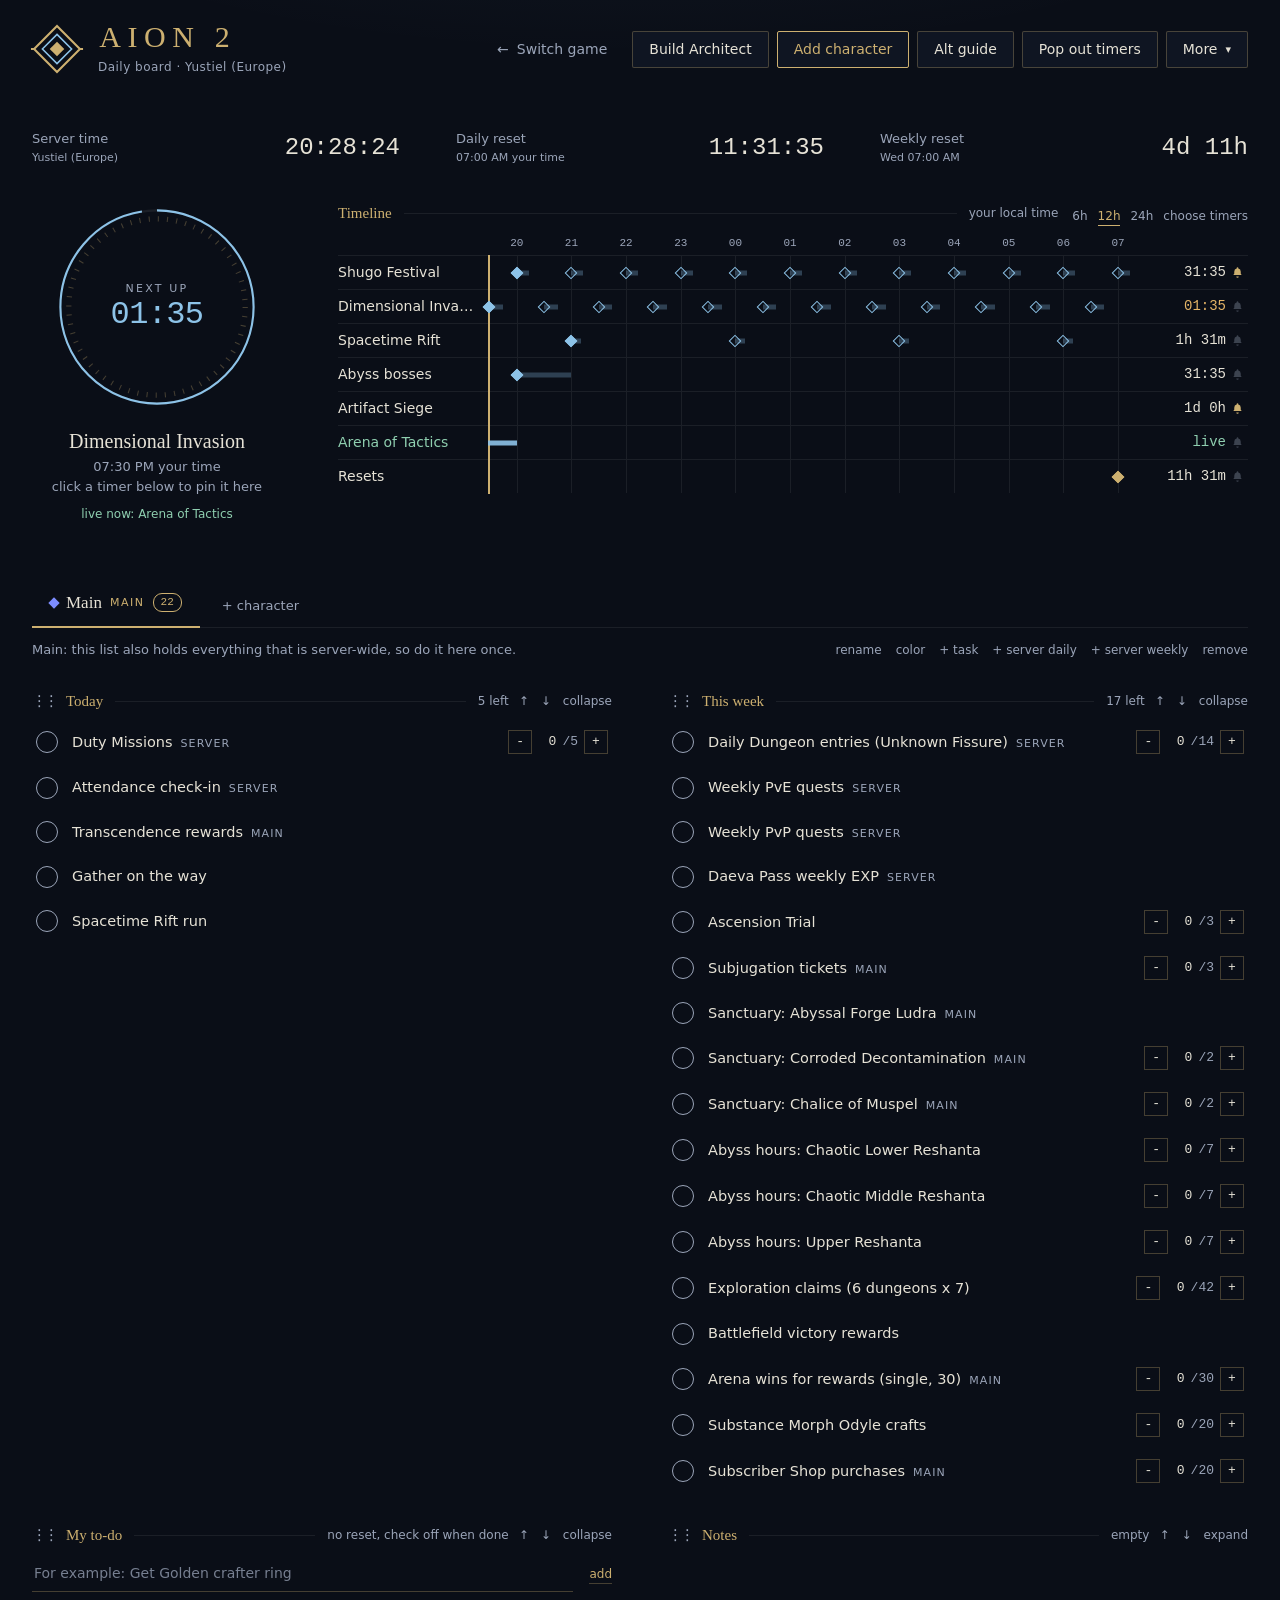
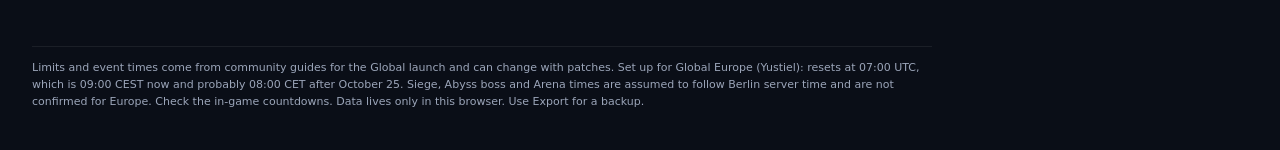
<file: aion2.html>
<!DOCTYPE html>
<html lang="en">
<head>
<meta charset="UTF-8">
<meta name="viewport" content="width=device-width, initial-scale=1">
<title>Aion 2 Daily Board</title>
<meta name="description" content="A daily and weekly checklist with live event timers for an Aion 2 main and alts, built for a second screen.">
<meta property="og:type" content="website">
<meta property="og:site_name" content="Jordi Mutsaers">
<meta property="og:title" content="Aion 2 Daily Board - a checklist and timer page">
<meta property="og:description" content="A daily and weekly checklist with live event timers for an Aion 2 main and alts, built for a second screen.">
<meta property="og:url" content="https://jordimutsaers.nl/aion2.html">
<meta property="og:image" content="https://jordimutsaers.nl/images/portfolio-og.jpg">
<meta property="og:image:width" content="1200">
<meta property="og:image:height" content="630">
<meta name="twitter:card" content="summary_large_image">

<style>
/* Themes. Aion = steel and gold, flat, no glow. Others share the same structure. */
:root, html[data-theme="aion"]{
  --bg:#0a0e17; --panel:#0f1522; --panel2:#161d2e; --line:rgba(205,176,112,.30); --line2:rgba(255,255,255,.07);
  --text:#e6e2d6; --muted:#9ba5b9; --gold:#cdb070; --ice:#8dc3e8; --good:#8fcfb0; --warn:#e5b567; --bad:#e08a8a; --on:#0a0e17;
  --hfont:"Palatino Linotype","Book Antiqua",Palatino,Georgia,serif; --font:"Segoe UI",system-ui,-apple-system,sans-serif;
  --bgimg:radial-gradient(1100px 380px at 50% -12%,rgba(141,195,232,.07),transparent 70%);
}
html[data-theme="paper"]{
  --bg:#e8dcc0; --panel:#faf4e4; --panel2:#f0e6cc; --line:rgba(110,75,30,.45); --line2:rgba(90,70,40,.22);
  --text:#2f2519; --muted:#5e5038; --gold:#8c3a2b; --ice:#8c3a2b; --good:#3b5833; --warn:#7a5210; --bad:#8c3a2b; --on:#faf4e4;
  --hfont:Georgia,"Iowan Old Style",Palatino,serif; --font:Georgia,"Iowan Old Style",Palatino,serif;
  --bgimg:radial-gradient(ellipse at top left,rgba(255,255,255,.25),transparent 60%);
}
html[data-theme="lamp"]{
  --bg:#1c1712; --panel:#2a231b; --panel2:#33291f; --line:rgba(217,173,98,.30); --line2:rgba(255,255,255,.07);
  --text:#efe3cc; --muted:#bba98d; --gold:#d9ad62; --ice:#e0916f; --good:#7fae72; --warn:#d9ad62; --bad:#e08268; --on:#1c1712;
  --hfont:Georgia,"Iowan Old Style",Palatino,serif; --font:Georgia,"Iowan Old Style",Palatino,serif; --bgimg:none;
}
html[data-theme="slate"]{
  --bg:#13151c; --panel:#1a1d26; --panel2:#222633; --line:rgba(143,160,217,.25); --line2:rgba(255,255,255,.06);
  --text:#e0e3ee; --muted:#9ca2b6; --gold:#8fa0d9; --ice:#8fa0d9; --good:#7fb59a; --warn:#d4b483; --bad:#c98a8a; --on:#13151c;
  --hfont:system-ui,"Segoe UI",sans-serif; --font:system-ui,"Segoe UI",sans-serif; --bgimg:none;
}
html[data-theme="mist"]{
  --bg:#eceef2; --panel:#fbfbfd; --panel2:#e6e9ef; --line:rgba(59,85,160,.40); --line2:rgba(0,0,0,.14);
  --text:#1d212b; --muted:#555b6e; --gold:#3b55a0; --ice:#3b55a0; --good:#2f6f50; --warn:#7d5f28; --bad:#8c4545; --on:#fbfbfd;
  --hfont:system-ui,"Segoe UI",sans-serif; --font:system-ui,"Segoe UI",sans-serif; --bgimg:none;
}
html[data-theme="pixel"]{
  --bg:#0b0a1e; --panel:#15122e; --panel2:#201b4a; --line:#7a68e8; --line2:#2f2a74;
  --text:#f2edff; --muted:#aaa2dc; --gold:#ffd24f; --ice:#4fe6ff; --good:#5bff9a; --warn:#ffb23f; --bad:#ff6b8b; --on:#0b0a1e;
  --hfont:ui-monospace,"SF Mono",Menlo,Consolas,monospace; --font:ui-monospace,"SF Mono",Menlo,Consolas,monospace;
  --bgimg:repeating-linear-gradient(0deg,rgba(255,255,255,.03) 0 4px,transparent 4px 8px),repeating-linear-gradient(90deg,rgba(255,255,255,.03) 0 4px,transparent 4px 8px);
}
:root{ --mono:ui-monospace,"SF Mono",Menlo,Consolas,monospace; --accent:var(--gold); --r:2px; --rl:2px; }

*{box-sizing:border-box}
html,body{margin:0;background-color:var(--bg);background-image:var(--bgimg);background-repeat:no-repeat;color:var(--text);font:15px/1.55 var(--font)}
input::placeholder,textarea::placeholder{color:var(--muted);opacity:.75}
a{color:var(--gold);text-decoration:none}
a:hover{text-decoration:underline}
button{font:inherit;color:var(--muted);background:none;border:0;padding:0;cursor:pointer}
button:hover{color:var(--text)}
input,textarea{font:inherit;color:var(--text);background:transparent;border:0;border-bottom:1px solid var(--line);padding:2px 2px;border-radius:0}
input:focus,textarea:focus{outline:none;border-bottom-color:var(--gold)}
textarea{width:100%;resize:vertical;min-height:44px;border:1px solid var(--line2);padding:4px 6px;font-size:12px}
.hidden{display:none!important}
.app{max-width:1560px;margin:0 auto;padding:0 32px 40px}

/* header */
.top{display:flex;align-items:baseline;gap:24px;padding:26px 0 14px;border-bottom:1px solid var(--line);flex-wrap:wrap}
.title{font-family:var(--hfont);font-size:28px;color:var(--gold);letter-spacing:.01em;line-height:1}
.title small{font-family:var(--font);font-size:12px;color:var(--muted);margin-left:14px;letter-spacing:0}
.spacer{flex:1}
.nav{display:flex;gap:22px;align-items:baseline;flex-wrap:wrap}
.nav a,.nav button,.nav summary{color:var(--muted);font-size:13px;cursor:pointer;border-bottom:1px solid transparent;list-style:none;padding-bottom:1px}
.nav summary::-webkit-details-marker{display:none}
.nav a:hover,.nav button:hover,.nav summary:hover{color:var(--text);border-bottom-color:var(--gold);text-decoration:none}
.menu{position:relative}
.menu-pop{position:absolute;right:0;top:28px;z-index:60;background:var(--panel);border:1px solid var(--line);padding:10px 14px;min-width:190px;display:flex;flex-direction:column;gap:8px;align-items:flex-start;box-shadow:0 10px 30px rgba(0,0,0,.35)}
.themes{display:flex;flex-wrap:wrap;gap:4px 12px;font-size:12px}
.themes>span{width:100%;color:var(--muted);font-size:11px;text-transform:uppercase;letter-spacing:.1em}
.themes button.cur{color:var(--gold);border-bottom:1px solid var(--gold)}

/* section heading: serif, ruled line */
.sech{display:flex;align-items:center;gap:12px;font-family:var(--hfont);font-size:15px;color:var(--gold);margin:0 0 6px;font-weight:400}
.sech::after{content:"";flex:1;height:1px;background:var(--line)}
.sech small{font-family:var(--font);font-size:12px;color:var(--muted);order:2}

/* HERO / timers */
.hero{display:grid;grid-template-columns:250px 1fr;gap:12px 56px;padding:30px 0 26px;border-bottom:1px solid var(--line)}
body.tracker .hero{border-bottom:0}
.hero-l{display:flex;flex-direction:column;align-items:center}
.ringbox{position:relative;width:210px;height:210px}
.ringbox svg{position:absolute;inset:0;width:100%;height:100%}
.ringtxt{position:absolute;inset:0;display:flex;flex-direction:column;align-items:center;justify-content:center;text-align:center}
.ringtxt .lbl{font-size:11px;letter-spacing:.2em;text-transform:uppercase;color:var(--muted)}
.ringtxt .big{font-family:var(--mono);font-size:32px;font-weight:500;color:var(--ice);letter-spacing:-.02em;font-variant-numeric:tabular-nums;line-height:1.15}
.nextname{font-family:var(--hfont);font-size:20px;margin-top:14px;text-align:center}
.nextat{color:var(--muted);font-size:13px;text-align:center}
.livenow{margin-top:8px;font-size:12px;color:var(--good);text-align:center}
.clocks{grid-column:1/-1;display:grid;grid-template-columns:repeat(3,1fr);gap:0 56px;margin-bottom:10px}
.clocks .clk{padding:4px 0 14px;border-bottom:0;align-items:flex-end}
.clocks .clk b{font-size:24px}
@media (max-width:760px){.clocks{grid-template-columns:1fr}}
body.tracker .clocks{grid-template-columns:1fr;gap:0}
body.tracker .clocks .clk{padding:6px 0;border-bottom:1px solid var(--line2)}
body.tracker .clocks .clk b{font-size:15px}
.clk{display:flex;justify-content:space-between;align-items:baseline;padding:7px 0;border-bottom:1px solid var(--line2);font-size:13px;color:var(--muted)}
.clk b{font-family:var(--mono);font-weight:400;font-size:15px;color:var(--text);font-variant-numeric:tabular-nums}
.clk small{display:block;font-size:11px}

.hero-r{min-width:0}
.hr-head{display:flex;align-items:center;gap:14px}
.hr-head .sech{flex:1}
.win{display:flex;gap:10px;font-size:12px;order:3}
.win button.cur{color:var(--gold);border-bottom:1px solid var(--gold)}
.axis,.lane{display:grid;grid-template-columns:150px 1fr 82px 22px;align-items:center}
.axis{height:24px;color:var(--muted);font-family:var(--mono);font-size:11px}
.axis .ticks{position:relative;height:100%}
.axis .ticks span{position:absolute;top:4px;transform:translateX(-50%)}
.lane{height:34px;border-top:1px solid var(--line2)}
.lane .nm{font-size:14px;color:var(--text);white-space:nowrap;overflow:hidden;text-overflow:ellipsis;padding-right:10px}
.lane.live .nm{color:var(--good)}
.track{position:relative;height:100%}
.gl{position:absolute;top:0;bottom:0;width:1px;background:var(--line2)}
.nowline{position:absolute;left:0;top:-1px;bottom:-1px;width:2px;background:var(--gold)}
.mk{position:absolute;top:50%;width:9px;height:9px;transform:translate(-50%,-50%) rotate(45deg);border:1.5px solid var(--ice);background:transparent}
.mk.first{background:var(--ice)}
.mk.reset{border-color:var(--gold)}
.mk.reset.first{background:var(--gold)}
.dur{position:absolute;top:50%;height:5px;transform:translateY(-50%);background:var(--ice);opacity:.28}
.dur.liveb{opacity:.9;animation:pulse 1.6s ease-in-out infinite}
.lane[data-act]{cursor:pointer}
.lane.enter .nm{color:var(--good)}
.ringbox.enter .big{color:var(--good)}
.ringbox.enter .lbl{color:var(--good)}
.entertag{font-style:normal;font-size:10px;letter-spacing:.1em;text-transform:uppercase;color:var(--on);background:var(--good);padding:1px 6px;margin-left:8px}
.lane.enter .cd{color:var(--good)}
.dur.enterw{background:var(--good);opacity:1;height:7px;animation:pulse 1.2s ease-in-out infinite}
.enterbanner{margin-bottom:14px;padding:8px 14px;border-left:3px solid var(--good);background:var(--panel2);font-size:13px;text-align:left;width:100%}
.enterbanner b{color:var(--good);text-transform:uppercase;letter-spacing:.1em;font-size:11px;margin-right:6px}
.lane.pinned .nm{color:var(--gold)}
.lane.pinned .nm::before{content:"";display:inline-block;width:7px;height:7px;transform:rotate(45deg);background:var(--gold);margin-right:8px}
.lane:hover .nm{color:var(--gold)}
.lane .cd{font-family:var(--mono);font-size:14px;font-weight:500;text-align:right;color:var(--text);font-variant-numeric:tabular-nums}
.lane.soon .cd{color:var(--warn)}
.lane.live .cd{color:var(--good)}
.bell{display:inline-flex;justify-content:center;opacity:.35}
.bell.on{opacity:1;color:var(--gold)}
.bell svg{width:13px;height:13px;fill:currentColor}
@keyframes pulse{50%{opacity:.35}}

/* MAIN: server-wide aside + character matrix */
.cols{display:grid;grid-template-columns:290px 1fr;gap:56px;padding-top:30px;align-items:start}
.server .srow{display:flex;justify-content:space-between;align-items:center;gap:10px;padding:8px 0;border-bottom:1px solid var(--line2)}
.server .srow.full .l{color:var(--muted)}
.l{font-size:13px}
.l small,.lab small{color:var(--muted);font-size:10px;letter-spacing:.08em;text-transform:uppercase;margin-left:6px}
.sgroup{font-size:10px;letter-spacing:.2em;text-transform:uppercase;color:var(--muted);margin:18px 0 2px}
.addl{margin-top:16px;font-size:12px;display:flex;gap:14px}
.mwrap{overflow-x:auto;min-width:0}
.matrix{display:grid;grid-template-columns:minmax(200px,230px) repeat(var(--n),minmax(150px,1fr));min-width:max-content}
.matrix>div{padding:8px 12px 8px 0;border-bottom:1px solid var(--line2);display:flex;align-items:center;gap:8px;min-height:40px}
.matrix>.gh{grid-column:1/-1;border-bottom:1px solid var(--line);font-family:var(--hfont);color:var(--gold);font-size:15px;padding:22px 0 6px;min-height:0;align-items:flex-end}
.matrix>.gh:first-of-type{padding-top:0}
.chead{flex-direction:column;align-items:flex-start!important;gap:2px!important;padding-bottom:12px!important}
.cname{font-family:var(--hfont);font-size:19px;line-height:1.15;display:flex;align-items:baseline;gap:8px;cursor:pointer}
.cname i{display:inline-block;width:8px;height:8px;transform:rotate(45deg);background:var(--c)}
.crole{font-family:var(--font);font-size:10px;letter-spacing:.14em;text-transform:uppercase;color:var(--muted)}
.crole.m{color:var(--gold)}
.cprog{display:flex;gap:10px;font-family:var(--mono);font-size:11px;color:var(--muted)}
.cact{display:flex;gap:10px;font-size:11px;opacity:0;transition:opacity .2s}
.chead:hover .cact,.chead:focus-within .cact{opacity:1}
.lab{font-size:13px}
.na{color:var(--muted);opacity:.4;justify-content:flex-start}
.full .pips,.full .num{opacity:.55}
.pips{display:inline-flex;gap:8px}
.pip{width:11px;height:11px;transform:rotate(45deg);border:1.5px solid var(--muted);background:transparent;padding:0}
.pip:hover{border-color:var(--gold)}
.pip.on{background:var(--gold);border-color:var(--gold)}
.pips.neg .pip.on{background:var(--bad);border-color:var(--bad)}
.num{display:inline-flex;align-items:center;gap:8px;font-family:var(--mono);font-size:12px;color:var(--muted);cursor:pointer;user-select:none}
.num b{color:var(--text);font-weight:400}
.nbar{width:54px;height:3px;background:var(--line2);position:relative}
.nbar i{position:absolute;left:0;top:0;bottom:0;background:var(--gold)}
.num.neg .nbar i{background:var(--bad)}
.num.neg.warn b{color:var(--warn)}
.res{flex-direction:column;align-items:flex-start!important;gap:3px!important}
.res .row1{display:flex;align-items:center;gap:10px}
.res .sub{font-size:11px;color:var(--muted)}
.res input[type=number]{width:62px;font-family:var(--mono);font-size:12px}
.btn{font-size:12px;color:var(--gold);border-bottom:1px solid var(--line)}
.btn:hover{color:var(--text);border-bottom-color:var(--gold)}
.warn{color:var(--warn)!important}
.gauge{width:100px;height:3px;background:var(--line2);position:relative}
.gauge i{position:absolute;left:0;top:0;bottom:0;background:var(--ice)}
.foot{color:var(--muted);font-size:11px;margin-top:44px;max-width:900px;border-top:1px solid var(--line2);padding-top:12px}

/* modal */
.overlay{position:fixed;inset:0;background:rgba(5,7,12,.7);z-index:100;display:flex;align-items:center;justify-content:center;padding:16px}
.modal{background:var(--panel);border:1px solid var(--line);max-width:560px;width:100%;max-height:90vh;overflow:auto;padding:24px 26px}
.modal.wide{max-width:940px}
.modal h2{margin:0 0 14px;font-family:var(--hfont);font-weight:400;font-size:22px;color:var(--gold)}
.grid2{display:grid;grid-template-columns:1fr 110px;gap:8px 14px;align-items:center}
.sec-title{font-size:10px;letter-spacing:.2em;text-transform:uppercase;color:var(--muted);margin:12px 0 4px}
.sub{color:var(--muted);font-size:13px}
.tip{color:var(--muted);font-size:12px}
.gg{display:grid;grid-template-columns:repeat(auto-fit,minmax(250px,1fr));gap:20px 32px;margin:10px 0 18px}
.gbox{border-top:1px solid var(--line);padding-top:8px}
.gbox h4{margin:0 0 6px;font-family:var(--hfont);font-weight:400;font-size:15px;color:var(--gold)}
.gbox.bad h4{color:var(--bad)}.gbox.good h4{color:var(--good)}
.gbox ul{margin:0;padding-left:16px}.gbox li{margin:3px 0}
.gtable{width:100%;border-collapse:collapse;font-size:13px}
.gtable th,.gtable td{text-align:left;padding:5px 10px 5px 0;border-bottom:1px solid var(--line2)}
.gtable th{color:var(--muted);font-weight:400;font-size:10px;text-transform:uppercase;letter-spacing:.14em}
.callout{border-left:2px solid var(--bad);padding:6px 14px;margin:14px 0}
.callout b{color:var(--bad)}
.links a{margin-right:14px;white-space:nowrap}
.toast{position:fixed;right:24px;bottom:24px;z-index:200;background:var(--panel2);border-left:2px solid var(--gold);padding:10px 16px;max-width:320px;box-shadow:0 10px 30px rgba(0,0,0,.4)}

/* tracker-only window */
body.tracker .app{padding:0 16px 20px}
body.tracker .top{padding:14px 0 8px;gap:10px}
body.tracker .title{font-size:18px}
body.tracker .subtitle,body.tracker .mark,body.tracker .nav,body.tracker .cols,body.tracker .board,body.tracker .foot{display:none}
body.tracker .hero{grid-template-columns:1fr;padding:16px 0;gap:14px}
body.tracker .ringbox{width:150px;height:150px}
body.tracker .ringtxt .big{font-size:23px}
body.tracker .axis,body.tracker .lane{grid-template-columns:96px 1fr 62px 18px}
body.tracker .lane .nm{font-size:11px}
body.tracker .lane .cd{font-size:12px}
.tpane{display:none}
body.tracker .tpane{display:block}
.prog{display:flex;justify-content:space-between;font-size:12px;padding:5px 0;border-bottom:1px solid var(--line2);color:var(--muted)}
.prog b{font-family:var(--mono);font-weight:400;color:var(--text)}

/* focused checklist */
.board{padding-top:30px}
.tabs{display:flex;gap:4px;border-bottom:1px solid var(--line);flex-wrap:wrap;align-items:flex-end}
.tab{display:flex;align-items:center;gap:8px;padding:10px 18px;font-family:var(--hfont);font-size:17px;color:var(--muted);border-bottom:2px solid transparent;margin-bottom:-1px}
.tab i{width:8px;height:8px;transform:rotate(45deg);background:var(--c)}
.tab small{font-family:var(--font);font-size:11px;letter-spacing:.14em;text-transform:uppercase;color:var(--gold)}
.tab em{font-style:normal;font-family:var(--mono);font-size:11px;color:var(--muted);border:1px solid var(--line);padding:0 7px;border-radius:9px}
.tab.cur{color:var(--text);border-bottom-color:var(--gold)}
.tab.cur em{color:var(--gold);border-color:var(--gold)}
.tab.add{font-family:var(--font);font-size:13px;color:var(--muted)}
.chead2{display:flex;justify-content:space-between;gap:16px;flex-wrap:wrap;padding:12px 0 4px;align-items:center}
.cact2{display:flex;gap:14px;font-size:12px;flex-wrap:wrap}
.rstrip{display:flex;flex-wrap:wrap;gap:6px 28px;padding:14px 0 18px;border-bottom:1px solid var(--line2)}
.rchip{display:flex;align-items:baseline;gap:8px;font-size:12px;color:var(--muted)}
.rl{text-transform:uppercase;letter-spacing:.14em;font-size:10px}
.rv{font-family:var(--mono);font-size:14px;color:var(--text)}
.rchip.warn .rv{color:var(--warn)}
.rchip input{width:64px;font-family:var(--mono);font-size:13px}
.rs{font-size:11px}
.pcols{display:grid;grid-template-columns:1fr 1fr;gap:12px 64px;padding-top:26px}
.plist .sech{margin-bottom:8px}
.item{display:flex;align-items:center;gap:14px;padding:11px 4px;border-bottom:1px solid var(--line2)}
.item:hover{background:var(--panel2)}
.ck{flex:0 0 22px;width:22px;height:22px;border:1.5px solid var(--muted);border-radius:50%;background:transparent;padding:0;display:inline-flex;align-items:center;justify-content:center;color:transparent;font-size:12px;line-height:1}
.ck:hover{border-color:var(--gold)}
.item.isdone .ck{background:var(--good);border-color:var(--good);color:var(--on)}
.item.isdone .ck::after{content:"\2713"}
.il{flex:1;font-size:14.5px}
.il small{color:var(--muted);font-size:11px;letter-spacing:.1em;text-transform:uppercase;margin-left:8px}
.item.isdone .il{color:var(--muted);text-decoration:line-through}
.cnt{display:inline-flex;align-items:center;gap:6px;font-family:var(--mono);font-size:13px;color:var(--muted)}
.cnt b{color:var(--text);font-weight:400;min-width:1.4em;text-align:right}
.cnt button{width:24px;height:24px;border:1px solid var(--line);color:var(--text)}
.cnt button:hover{border-color:var(--gold);color:var(--gold)}
.donel{margin-top:14px}
.donel summary{cursor:pointer;color:var(--muted);font-size:12px;letter-spacing:.06em}
.todo{margin-top:34px;max-width:640px}
.mv{display:inline-flex;gap:12px;font-size:12px;order:3;font-family:var(--font)}
.mv button{color:var(--muted)}
.mv button:hover{color:var(--gold)}
.itemmv{opacity:0;order:0;gap:6px;transition:opacity .2s}
.item:hover .itemmv,.item:focus-within .itemmv{opacity:1}
.todoadd{display:flex;gap:16px;align-items:center;margin:4px 0 10px}
.todoadd input{flex:1;font-size:14px;padding:6px 2px}
.titem .subs{margin-left:36px}
.item.sub{padding:7px 4px}
.item.sub .ck{flex:0 0 18px;width:18px;height:18px}
.item.sub .il{font-size:13.5px}
.subcount{font-family:var(--mono);font-size:12px;color:var(--muted)}
.subadd{display:flex;gap:16px;align-items:center;padding:6px 4px}
.subadd input{flex:1;font-size:13.5px}
.notes2{margin-top:30px}
.notes2 summary{cursor:pointer;color:var(--muted);font-size:12px;margin-bottom:6px}

/* resources: aligned rows, no boxes */
.stat{display:flex;flex-wrap:wrap;gap:22px 72px;padding:18px 0 6px}
.sblock{min-width:330px}
.sblock h4{margin:0 0 6px;font-family:var(--hfont);font-weight:400;font-size:14px;color:var(--gold)}
.sr{display:grid;grid-template-columns:120px 76px auto 1fr;align-items:center;column-gap:12px;padding:5px 0;font-size:13px}
.sr .k{color:var(--muted)}
.sr .v{font-family:var(--mono);font-size:15px;text-align:right}
.sr .v i{font-style:normal;color:var(--muted);font-size:12px}
.sr .a{display:flex;gap:12px;align-items:center}
.sr .nt{color:var(--muted);font-size:12px;white-space:nowrap}
.sr.warn .v,.sr.warn .nt{color:var(--warn)}
.sr input{width:76px;font-family:var(--mono);font-size:13px}
.sr .v input{width:70px;text-align:right}
/* fewer lines */
.top{border-bottom:0}
.hero{border-bottom:0}
.item{border-bottom:0}
.sech::after{background:var(--line2)}
.tabs{border-bottom-color:var(--line2)}
.rstrip{display:none}

/* header: clear logo and a menu that looks like a menu */
.top{align-items:center;padding:22px 0 18px}
.brand{display:flex;align-items:center;gap:16px}
.mark{width:50px;height:50px;overflow:visible}
.title{font-size:30px;letter-spacing:.22em;line-height:1;text-transform:uppercase;padding-left:.04em}
.subtitle{font-size:12px;color:var(--muted);margin-top:6px;letter-spacing:.04em}
.nav{gap:8px;align-items:center}
.nav a,.nav button,.nav summary{display:inline-flex;align-items:center;gap:6px;color:var(--text);font-size:14px;padding:9px 16px;border:1px solid var(--line);background:var(--panel);border-radius:2px;cursor:pointer;list-style:none;line-height:1.2;transition:border-color .15s,color .15s,background .15s}
.nav a:hover,.nav button:hover,.nav summary:hover,.menu[open]>summary{color:var(--gold);border-color:var(--gold);background:var(--panel2);text-decoration:none}
.nav #btnAddChar{border-color:var(--gold);color:var(--gold)}
.nav summary::after{content:"\25BE";font-size:11px;margin-left:2px}
.nav a:first-child{background:transparent;border-color:transparent;color:var(--muted);padding-left:0}
.nav a:first-child::before{content:"\2190";margin-right:2px}
.menu-pop{top:44px;padding:8px;gap:2px;min-width:220px;align-items:stretch}
.menu-pop button{border:0;background:transparent;text-align:left;padding:9px 12px;width:100%;color:var(--text)}
.menu-pop button:hover{background:var(--panel2);color:var(--gold);border:0}
.menu-pop .themes{padding:6px 12px 8px;gap:2px 4px}
.menu-pop .themes>span{margin-bottom:2px}
.menu-pop .themes button{width:auto;padding:5px 10px;border:1px solid var(--line)}
.menu-pop .themes button.cur{color:var(--gold);border-color:var(--gold);background:var(--panel2)}
.blocks{display:grid;grid-template-columns:repeat(2,minmax(0,1fr));gap:30px 56px;padding-top:26px;align-items:start}
.blk{min-width:0}
.bh{display:flex;align-items:center;gap:10px;cursor:grab;padding-bottom:6px}
.bh:active{cursor:grabbing}
.bh .sech{flex:1;margin:0}
.bh .mv{order:0;gap:12px}
.grip{color:var(--muted);letter-spacing:-3px;font-size:15px;user-select:none}
.bh:hover .grip{color:var(--gold)}
.blk.dragging{opacity:.4}
.blk.dragover{outline:1px dashed var(--gold);outline-offset:8px}
.blk.collapsed .bh{padding-bottom:0}
@media (max-width:1000px){.blocks{grid-template-columns:1fr}}
@media (max-width:1000px){.pcols{grid-template-columns:1fr}}
@media (max-width:1000px){.hero{grid-template-columns:1fr}.cols{grid-template-columns:1fr;gap:30px}}
@media (prefers-reduced-motion:reduce){*{animation:none!important;transition:none!important}}

/* Pixel theme: hard edges, stepped shadows, blocky type */
html[data-theme="pixel"] *{border-radius:0!important}
html[data-theme="pixel"] body{background-repeat:repeat;image-rendering:pixelated}
html[data-theme="pixel"] .title{font-weight:800;letter-spacing:.08em;text-transform:uppercase;text-shadow:3px 3px 0 #6b2bd2}
html[data-theme="pixel"] .title small{text-shadow:none;text-transform:none;letter-spacing:.02em}
html[data-theme="pixel"] .top{border-bottom:4px solid var(--line)}
html[data-theme="pixel"] .nav a,html[data-theme="pixel"] .nav button,html[data-theme="pixel"] .nav summary{border:3px solid var(--line);background:var(--panel);box-shadow:4px 4px 0 #000;font-weight:700}
html[data-theme="pixel"] .nav a:hover,html[data-theme="pixel"] .nav button:hover,html[data-theme="pixel"] .nav summary:hover,html[data-theme="pixel"] .menu[open]>summary{transform:translate(2px,2px);box-shadow:2px 2px 0 #000}
html[data-theme="pixel"] .hero{border-bottom:4px solid var(--line)}
html[data-theme="pixel"] .tab{border:3px solid var(--line2);border-bottom:0;background:var(--panel);margin-right:4px;font-weight:700}
html[data-theme="pixel"] .tab.cur{background:var(--panel2);border-color:var(--gold);color:var(--gold)}
html[data-theme="pixel"] .tabs{border-bottom:4px solid var(--line)}
html[data-theme="pixel"] .blk{background:var(--panel);border:3px solid var(--line);box-shadow:6px 6px 0 #000;padding:0 0 10px}
html[data-theme="pixel"] .blk .bh{background:var(--panel2);border-bottom:3px solid var(--line);padding:8px 12px}
html[data-theme="pixel"] .blk .bb{padding:6px 14px 0}
html[data-theme="pixel"] .sech{text-transform:uppercase;letter-spacing:.1em;color:var(--gold)}
html[data-theme="pixel"] .item:hover{background:var(--panel2)}
html[data-theme="pixel"] .pip{transform:none;border:3px solid var(--muted);width:14px;height:14px}
html[data-theme="pixel"] .pip.on{box-shadow:inset 0 0 0 2px var(--panel)}
html[data-theme="pixel"] .modal{border:4px solid var(--line);box-shadow:8px 8px 0 #000}
html[data-theme="pixel"] .toast{border:3px solid var(--gold);box-shadow:5px 5px 0 #000}
html[data-theme="pixel"] .menu-pop{border:3px solid var(--line);box-shadow:5px 5px 0 #000}
html[data-theme="pixel"] input,html[data-theme="pixel"] textarea{border-bottom:3px solid var(--line)}
html[data-theme="pixel"] textarea{border:3px solid var(--line2)}
</style>
</head>
<body>
<div class="app">
  <header class="top">
    <div class="brand">
      <svg class="mark" viewBox="0 0 48 48" aria-hidden="true"><path d="M24 2 L46 24 L24 46 L2 24 Z" fill="none" stroke="var(--gold)" stroke-width="2"/><path d="M24 10 L38 24 L24 38 L10 24 Z" fill="none" stroke="var(--ice)" stroke-width="1.5"/><path d="M24 17 L31 24 L24 31 L17 24 Z" fill="var(--gold)"/><path d="M2 24 L-1 24 M46 24 L49 24" stroke="var(--gold)" stroke-width="2"/></svg>
      <div><div class="title">AION 2</div><div class="subtitle">Daily board &middot; <span id="srv"></span></div></div>
    </div>
    <span class="spacer"></span>
    <nav class="nav">
      <a href="index.html">Switch game</a>
      <a href="aion2-build.html">Build Architect</a>
      <button id="btnAddChar">Add character</button>
      <button id="btnGuide">Alt guide</button>
      <button id="btnPop" title="Open the timers as a small window for your second screen">Pop out timers</button>
      <details class="menu" id="moreMenu"><summary>More</summary>
        <div class="menu-pop">
          <button id="btnHideDone">Hide done</button>
          <div class="themes" id="themePick"><span>Theme</span><button data-theme-pick="aion">Aion</button><button data-theme-pick="paper">Paper</button><button data-theme-pick="lamp">Lamp</button><button data-theme-pick="slate">Slate</button><button data-theme-pick="mist">Mist</button><button data-theme-pick="pixel">Pixel</button></div>
          <button id="btnExport">Export backup</button>
          <button id="btnImport">Import backup</button>
          <button id="btnSettings">Settings</button>
        </div>
      </details>
    </nav>
    <input type="file" id="importFile" accept="application/json" class="hidden">
  </header>

  <section class="hero" id="hero"></section>
  <div class="board" id="board"></div>
  <div class="tpane" id="trackerPane"></div>

  <div class="foot">
    Limits and event times come from community guides for the Global launch and can change with patches.
    Set up for Global Europe (Yustiel): resets at 07:00 UTC, which is 09:00 CEST now and probably 08:00 CET after October 25.
    Siege, Abyss boss and Arena times are assumed to follow Berlin server time and are not confirmed for Europe. Check the in-game countdowns.
    Data lives only in this browser. Use Export for a backup.
  </div>
</div>
<div id="modalHost"></div>
<div id="toastHost"></div>

<script>
'use strict';
const LS_KEY = 'aion2_state';
const LS_FIRED = 'aion2_fired';
try{ document.documentElement.dataset.theme = (JSON.parse(localStorage.getItem('aion2_state'))||{}).settings.theme || 'aion'; }catch(e){ document.documentElement.dataset.theme = 'aion'; }
const TRACKER_MODE = new URLSearchParams(location.search).get('mode') === 'tracker';
if (TRACKER_MODE) document.body.classList.add('tracker');

/* ---------- task definitions ---------- */
/* scope 'account': shared server-wide, do once (on main). scope 'char': per character.
   mainOnly: only worth doing on the main (hidden on alts unless enabled in Settings). */
const TASKS = [
  // account daily
  {id:'duty',    scope:'account', period:'daily',  label:'Duty Missions',            max:5, tip:'Counted per server: 5 a day pay out (50,000 bound Kinah and 1,000 Abyss Points each). Alts add nothing, leave these for your main.'},
  {id:'dungeon', scope:'account', period:'weekly', label:'Daily Dungeon entries (Unknown Fissure)', max:14, tip:'14 entries a WEEK, refilled on Wednesday, shared by the daily dungeons and counted per server. Pace: 2 a day. Unused entries are lost at the reset. Leave for your main.'},

  {id:'attend',  scope:'account', period:'daily',  label:'Attendance check-in',      max:1, tip:'Daily reward in the Attendance menu.'},
  // account weekly
  {id:'pve',     scope:'account', period:'weekly', label:'Weekly PvE quests',        max:1, tip:'Server-wide. Tick when all are done.'},
  {id:'pvp',     scope:'account', period:'weekly', label:'Weekly PvP quests',        max:1, tip:'Server-wide. Tick when all are done.'},
  {id:'daevapass',scope:'account', period:'weekly', label:'Daeva Pass weekly EXP',   max:1, tip:'Reach the weekly pass EXP limit (50,000 on the Season 1 pass) before the reset.'},
  {id:'skipcube', scope:'account', period:'weekly', label:'Cubes skipped (limit 10)', max:10, neg:true, tip:'Per server. Leaving a Conquest or Transcendence run WITHOUT taking the cube still counts. At 10 you are locked out of those dungeons until Wednesday. Never skip the cube.'},
  // char daily

  {id:'transc', scope:'char', period:'daily',  label:'Transcendence rewards',      max:1, mainOnly:true, tip:'2 claims a day per dungeon (Deus Research Base, Shattered Arkanis), storing up to 4 each. Needs item level 1600. 28 final boss kills a week.'},
  {id:'gather',  scope:'char', period:'daily',  label:'Gather on the way',          max:1, tip:'No counter on gathering. Materials can be sent to your main.'},
  {id:'rift',    scope:'char', period:'daily',  label:'Spacetime Rift run',         max:1, tip:'Rifts respawn on a 3 hour cycle. Optional filler.'},
  // char weekly
  {id:'ascend',  scope:'char', period:'weekly', label:'Ascension Trial',            max:3, tip:'Solo, per character, 3 entries a week from item level 1000. Good on alts too.'},
  {id:'conqw',   scope:'char', period:'weekly', hidden:true, label:'Conquest cubes (40 Odyle each)', max:21, tip:'21 cubes a week per character (about 120 Odyle Energy a day). Kina per cube depends on item level, see the Kina line on the card.'},
  {id:'subj',    scope:'char', period:'weekly', label:'Subjugation tickets',        max:3, mainOnly:true, tip:'3 tickets a week for the 4-player Subjugation dungeons.'},
  {id:'ludra',   scope:'char', period:'weekly', label:'Sanctuary: Abyssal Forge Ludra',          max:1, mainOnly:true, tip:'1 final boss kill a week, 4 attempts. One guide reports the raid as disabled since Oct 5, the game files still list it. Check in game.'},
  {id:'corr',    scope:'char', period:'weekly', label:'Sanctuary: Corroded Decontamination',     max:2, mainOnly:true, tip:'2 final boss kills a week, 4 attempts.'},
  {id:'chalice', scope:'char', period:'weekly', label:'Sanctuary: Chalice of Muspel',            max:2, mainOnly:true, tip:'2 final boss kills per week.'},
  {id:'abyslow', scope:'char', period:'weekly', label:'Abyss hours: Chaotic Lower Reshanta',     max:7, tip:'7 hours per zone per week, per character.'},
  {id:'abysmid', scope:'char', period:'weekly', label:'Abyss hours: Chaotic Middle Reshanta',    max:7, tip:'7 hours per zone per week, per character.'},
  {id:'abysup',  scope:'char', period:'weekly', label:'Abyss hours: Upper Reshanta',             max:7, tip:'7 hours per zone per week, per character.'},
  {id:'explore', scope:'char', period:'weekly', label:'Exploration claims (6 dungeons x 7)', max:42, tip:'7 reward claims a week per Expedition dungeon (Krao Cave, Urugugu Canyon, Fire Temple, Draupnir, Vakron Sky Island, Ferocious Horn Den), per character. Cube cost: 20 Odyle (Krao, Urugugu), 30 (Fire Temple), 40 (the rest).'},
  {id:'bf',      scope:'char', period:'weekly', label:'Battlefield victory rewards',max:1, tip:'Per character weekly reward.'},
  {id:'arenaw',  scope:'char', period:'weekly', label:'Arena wins for rewards (single, 30)', max:30, mainOnly:true, tip:'Rewards for the first 30 wins and 10 matches joined each week in single matches (team: also 30 and 10, strategy: 3 and 3).'},
  {id:'morph',   scope:'char', period:'weekly', label:'Substance Morph Odyle crafts',max:20, maxAlt:4, tip:'20 per week on main, 4 per alt.'},
  {id:'shop',    scope:'char', period:'weekly', label:'Subscriber Shop purchases',  max:20, mainOnly:true, tip:'20 uses on main (membership).'}
];

/* ---------- events (UTC based; server time = UTC+9 on Global) ---------- */
const ALL_HOURS = Array.from({length:24},(_,i)=>i);
const EVENTS = [
  {id:'shugo',   key:'shugo',   name:'Shugo Festival',       hours:ALL_HOURS, minutes:[0],  dur:13, enter:3, tip:'Every hour at :00. You can join during the 3 minute lobby (Main Menu > Shugo Festival).'},
  {id:'dim',     key:'dim',     name:'Dimensional Invasion', hours:ALL_HOURS, minutes:[30], dur:15, enter:3, tip:'Every hour at :30. Entry is open for about 3 minutes (timer icon next to your minimap).'},
  {id:'rift',    key:'rift',    name:'Spacetime Rift',       hours:[0,3,6,9,12,15,18,21], minutes:[0], dur:10, enter:10, tip:'Opens every 3 hours (00:00 UTC = 02:00 CEST). The entrance stays open about 10 minutes.'},
  {id:'siege',   key:'siege',   name:'Artifact Siege',       days:[1,4,6], hours:[21], berlin:true, minutes:[0], dur:60, tip:'Mon, Thu, Sat 21:00 server time (Berlin time on Europe, unconfirmed).'},
  {id:'nahma',   key:'nahma',   name:'Guardian Lord Nahma',  days:[5,0],   hours:[21], berlin:true, minutes:[0], dur:60, tip:'Fri and Sun 21:00 server time (Berlin time on Europe, unconfirmed).'},
  {id:'exec',    key:'nahma',   name:'Abyss Executors',      days:[1,4,6], hours:[21], berlin:true, minutes:[30], dur:30, tip:'Mon, Thu, Sat 21:30 server time in Lower and Middle Reshanta (unconfirmed for Europe).'},
  {id:'arenaA',  key:'arena',   name:'Arena of Tactics',     hours:[11], berlin:true, minutes:[0], dur:180, tip:'11:00-14:00 server time (unconfirmed for Europe).'},
  {id:'arenaB',  key:'arena',   name:'Arena of Tactics',     hours:[19], berlin:true, minutes:[0], dur:120, tip:'19:00-21:00 server time (unconfirmed for Europe).'},
  {id:'dreset',  key:'dreset',  name:'Daily reset',          hours:()=>[S.settings.resetHourUTC], minutes:[0], dur:1, tip:'Daily tasks refresh.'},
  {id:'wreset',  key:'wreset',  name:'Weekly reset',         days:[3], hours:()=>[S.settings.resetHourUTC], minutes:[0], dur:1, tip:'Wednesday. Weekly tasks refresh.'}
];
const ALERT_KEYS = [
  {key:'shugo',name:'Shugo Festival'},{key:'dim',name:'Dimensional Invasion'},{key:'rift',name:'Spacetime Rift'},
  {key:'siege',name:'Artifact Siege'},{key:'nahma',name:'Abyss bosses (Nahma, Executors)'},{key:'arena',name:'Arena of Tactics'},
  {key:'dreset',name:'Daily reset'},{key:'wreset',name:'Weekly reset'}
];

/* ---------- state ---------- */
const COLORS = ['#7c8cff','#4ade80','#f472b6','#fbbf24','#22d3ee','#fb923c','#c084fc','#f87171'];
function uid(){ return 'c' + Math.random().toString(36).slice(2,9); }
function defaultSettings(){
  return {resetHourUTC:7, serverOffset:9, shugoPerDay:3, shugoCap:12, shugoCharPerDay:4, shugoCharCap:28, dimPerDay:1, dimCap:7, nightmarePerDay:2, nightmareCap:14,
          odyleCap:560, alertLead:2, sound:true, hideDone:false, showMainOnlyOnAlts:false, theme:'aion', themeV:4, tlHours:12, doneOpen:false, active:'', hiddenLanes:[], pinnedLane:'', blockOrder:['daily','weekly','todo','notes'], collapsed:{}, serverName:'Yustiel (Europe)',
          alertsOn:{shugo:true,dim:false,rift:false,siege:true,nahma:false,arena:false,dreset:false,wreset:false}};
}
function newChar(name, main, idx){
  return {id:uid(), name:name, main:!!main, color:COLORS[idx % COLORS.length], notes:'', checks:{},
          nightmare:{val:2}, shugo:{val:4}, todos:[], odyle:{val:0, ts:Date.now()}};
}
function load(){
  let s = null;
  try{ s = JSON.parse(localStorage.getItem(LS_KEY)); }catch(e){}
  if (!s || typeof s !== 'object') s = {};
  const d = defaultSettings();
  s.settings = Object.assign(d, s.settings || {});
  s.settings.alertsOn = Object.assign(d.alertsOn, (s.settings||{}).alertsOn || {});
  if (s.settings.themeV !== 4){ s.settings.theme = 'aion'; s.settings.themeV = 4; }
  s.account = s.account || {};
  s.account.checks = s.account.checks || {};
  s.account.shugo = s.account.shugo || {val:s.settings.shugoPerDay};
  s.account.dim = s.account.dim || {val:1};
  s.custom = Array.isArray(s.custom) ? s.custom : [];
  s.chars = Array.isArray(s.chars) ? s.chars : [];
  if (!s.chars.length) s.chars.push(newChar('Main', true, 0));
  if (!s.chars.some(c=>c.main)) s.chars[0].main = true;
  s.chars.forEach(c=>{ c.checks=c.checks||{}; c.nightmare=c.nightmare||{val:0}; c.odyle=c.odyle||{val:0,ts:Date.now()}; c.notes=c.notes||''; c.shugo=c.shugo||{val:4}; c.todos=Array.isArray(c.todos)?c.todos:[]; });
  return s;
}
let S = load();
function save(){ try{ localStorage.setItem(LS_KEY, JSON.stringify(S)); }catch(e){} }
// the Build Architect can add to-dos from another tab: pick them up when storage changes
window.addEventListener('storage', ev=>{ if (ev.key !== LS_KEY) return; S = load(); try{ applyResets(); renderAll(); }catch(e){} });

/* ---------- reset logic ---------- */
function dayKey(now){ return Math.floor((now - S.settings.resetHourUTC*3600e3) / 864e5); }
function weekKey(now){ return Math.floor((dayKey(now) + 1) / 7); }
function clearPeriod(period){
  const ids = allTasks().filter(t=>t.period===period).map(t=>t.id);
  [S.account].concat(S.chars).forEach(o=>ids.forEach(id=>{ delete o.checks[id]; }));
}
function applyResets(now){
  now = now || Date.now();
  const dk = dayKey(now), wk = weekKey(now);
  let changed = false;
  if (S.dayKey == null || S.weekKey == null){ S.dayKey = dk; S.weekKey = wk; changed = true; }
  if (dk !== S.dayKey){
    const diff = Math.max(1, dk - S.dayKey);
    clearPeriod('daily');
    S.chars.forEach(c=>{ c.nightmare.val = Math.min(S.settings.nightmareCap, (c.nightmare.val||0) + S.settings.nightmarePerDay*diff); });
    S.account.shugo.val = Math.min(S.settings.shugoCap, (S.account.shugo.val||0) + S.settings.shugoPerDay*diff);
    S.account.dim.val = Math.min(S.settings.dimCap, (S.account.dim.val||0) + S.settings.dimPerDay*diff);
    S.chars.forEach(c=>{ c.shugo.val = Math.min(S.settings.shugoCharCap, (c.shugo.val||0) + S.settings.shugoCharPerDay*diff); });
    S.dayKey = dk; changed = true;
  }
  if (wk !== S.weekKey){ clearPeriod('weekly'); S.weekKey = wk; changed = true; }
  if (changed) save();
  return changed;
}

/* ---------- helpers ---------- */
function esc(s){ return String(s).replace(/[&<>"']/g, c=>({'&':'&amp;','<':'&lt;','>':'&gt;','"':'&quot;',"'":'&#39;'}[c])); }
function allTasks(){
  return TASKS.concat(S.custom.map(c=>({id:c.id, scope:c.scope, period:c.period, label:c.label, max:c.max||1, custom:true, tip:'Custom task'})));
}
function taskMax(t, ch){ return (ch && !ch.main && t.maxAlt != null) ? t.maxAlt : t.max; }
function fmtDur(ms){
  if (ms < 0) ms = 0;
  const s = Math.floor(ms/1000), d = Math.floor(s/86400), h = Math.floor(s%86400/3600), m = Math.floor(s%3600/60), sec = s%60;
  const p2 = n=>String(n).padStart(2,'0');
  if (d > 0) return d + 'd ' + h + 'h';
  if (h > 0) return h + 'h ' + p2(m) + 'm';
  return p2(m) + ':' + p2(sec);
}
function fmtLocal(t){
  const d = new Date(t), now = new Date();
  const same = d.toDateString() === now.toDateString();
  const time = d.toLocaleTimeString([], {hour:'2-digit', minute:'2-digit'});
  return same ? time : d.toLocaleDateString([], {weekday:'short'}) + ' ' + time;
}
function serverTimeStr(now){
  try{ return new Intl.DateTimeFormat('en-GB', {timeZone:'Europe/Berlin', hour:'2-digit', minute:'2-digit', hourCycle:'h23'}).format(now); }
  catch(e){ return ''; }
}

/* ---------- event scheduling ---------- */
function berlinOffsetH(ms){
  try{
    const h = parseInt(new Intl.DateTimeFormat('en-GB', {timeZone:'Europe/Berlin', hour:'2-digit', hourCycle:'h23'}).format(ms), 10);
    let off = h - new Date(ms).getUTCHours();
    if (off < -12) off += 24; if (off > 12) off -= 24;
    return off;
  }catch(e){ return 1; }
}
function occurrences(ev, from, to){
  const out = [];
  const hours = typeof ev.hours === 'function' ? ev.hours() : ev.hours;
  for (let d = Math.floor(from/864e5); d <= Math.floor(to/864e5); d++){
    const wd = (d + 4) % 7; // 0 = Sunday, 1970-01-01 was Thursday
    if (ev.days && ev.days.indexOf(wd) < 0) continue;
    const off = ev.berlin ? berlinOffsetH(d*864e5 + 12*36e5) : 0;
    hours.forEach(h=>ev.minutes.forEach(m=>{ out.push(d*864e5 + (h - off)*36e5 + m*6e4); }));
  }
  return out.sort((a,b)=>a-b);
}
function eventState(ev, now){
  const occ = occurrences(ev, now - 864e5, now + 8*864e5);
  const active = occ.find(t=>t <= now && now < t + ev.dur*6e4);
  const next = occ.find(t=>t > now);
  return {active:active, next:next};
}
function eventRows(now){
  return EVENTS.map(ev=>Object.assign({ev:ev}, eventState(ev, now)));
}

/* ---------- alerts ---------- */
function getFired(){ try{ return JSON.parse(localStorage.getItem(LS_FIRED)) || {}; }catch(e){ return {}; } }
function setFired(f){ try{ localStorage.setItem(LS_FIRED, JSON.stringify(f)); }catch(e){} }
let audioCtx = null;
function beep(){
  if (!S.settings.sound) return;
  try{
    audioCtx = audioCtx || new (window.AudioContext || window.webkitAudioContext)();
    [0, 0.3].forEach(off=>{
      const o = audioCtx.createOscillator(), g = audioCtx.createGain();
      o.frequency.value = 880; o.connect(g); g.connect(audioCtx.destination);
      g.gain.setValueAtTime(0.15, audioCtx.currentTime + off);
      g.gain.exponentialRampToValueAtTime(0.001, audioCtx.currentTime + off + 0.25);
      o.start(audioCtx.currentTime + off); o.stop(audioCtx.currentTime + off + 0.25);
    });
  }catch(e){}
}
function toast(msg){
  const host = document.getElementById('toastHost');
  const el = document.createElement('div');
  el.className = 'toast'; el.textContent = msg;
  host.appendChild(el);
  setTimeout(()=>el.remove(), 8000);
}
let titleFlash = null;
function fireAlert(ev, t){
  const mins = Math.max(0, Math.round((t - Date.now())/6e4));
  const msg = ev.name + (mins <= 0 ? ' starts now' : ' starts in ' + mins + ' min');
  toast(msg); beep();
  if ('Notification' in window && Notification.permission === 'granted'){
    try{ new Notification('Aion 2: ' + msg); }catch(e){}
  }
  const base = document.title; let n = 0;
  clearInterval(titleFlash);
  titleFlash = setInterval(()=>{ document.title = (n++ % 2) ? base : '! ' + ev.name; if (n > 10){ clearInterval(titleFlash); document.title = base; } }, 700);
}
function checkAlerts(now){
  const lead = S.settings.alertLead * 6e4;
  let fired = null;
  eventRows(now).forEach(r=>{
    if (!S.settings.alertsOn[r.ev.key] || !r.next) return;
    if (r.next - now > lead) return;
    fired = fired || getFired();
    const k = r.ev.id + '@' + r.next;
    if (fired[k]) return;
    fired[k] = now;
    fireAlert(r.ev, r.next);
  });
  if (fired){
    Object.keys(fired).forEach(k=>{ if (now - fired[k] > 864e5) delete fired[k]; });
    setFired(fired);
  }
}

/* ---------- rendering: checklist matrix ---------- */
function visibleTasks(period, scope){
  return allTasks().filter(t=>t.period === period && t.scope === scope && !t.hidden);
}
function applicable(t, ch){
  return !(ch && !ch.main && t.mainOnly && !S.settings.showMainOnlyOnAlts);
}
function cubeValue(ilv){ return ilv >= 2100 ? 400000 : ilv >= 1400 ? 300000 : ilv >= 700 ? 200000 : 0; }
function altMultiplier(ch){
  if (ch.main) return 1;
  const idx = S.chars.filter(c=>!c.main).indexOf(ch) + 1;
  return idx > 3 ? 0.8 : 1;
}
function fmtKina(n){ return n >= 1e6 ? (Math.round(n/1e5)/10) + 'M' : n >= 1e3 ? Math.round(n/1e3) + 'k' : String(Math.round(n)); }
function odyleNow(ch, now){
  const cap = S.settings.odyleCap, step = 3*3600e3, gain = 15;
  const ticks = Math.floor((now - ch.odyle.ts) / step);
  const cur = Math.min(cap, ch.odyle.val + ticks*gain);
  let toFull = null;
  if (cur < cap){
    const left = Math.ceil((cap - cur)/gain);
    toFull = left*step - ((now - ch.odyle.ts) % step);
  }
  return {cur:cur, toFull:toFull};
}
function spendCube(ch){
  const now = Date.now(), step = 3*3600e3, o = odyleNow(ch, now);
  if (o.cur < 40){ toast('Not enough Odyle Energy for a cube (needs 40).'); return false; }
  const full = o.cur >= S.settings.odyleCap;
  const ticks = Math.floor((now - ch.odyle.ts) / step);
  ch.odyle = {val:o.cur - 40, ts: full ? now : ch.odyle.ts + ticks*step};
  ch.checks.conqw = Math.min(21, (ch.checks.conqw || 0) + 1);
  return true;
}
function ownerOf(colId){ return colId === 'account' ? S.account : S.chars.find(c=>c.id === colId); }

function ctrlHtml(t, owner, colId, ch){
  const max = taskMax(t, ch), n = owner.checks[t.id] || 0, neg = t.neg ? ' neg' : '';
  const at = 'data-col="' + colId + '" data-task="' + t.id + '"';
  if (max <= 7){
    let h = '<span class="pips' + neg + '">';
    for (let i = 1; i <= max; i++) h += '<button class="pip' + (i <= n ? ' on' : '') + '" data-act="setpip" ' + at + ' data-n="' + i + '"></button>';
    return h + '</span>';
  }
  const warn = (t.neg && n >= max - 2) ? ' warn' : '';
  return '<span class="num' + neg + warn + '" data-act="inc" data-d="1" ' + at + ' title="Click +1, right-click -1"><span class="nbar"><i style="width:' + Math.round(n/max*100) + '%"></i></span><b>' + n + '</b>/' + max + '</span>';
}
function progress(period, scope, owner, ch){
  const ts = visibleTasks(period, scope).filter(t=>!t.neg && applicable(t, ch));
  let done = 0;
  ts.forEach(t=>{ if ((owner.checks[t.id] || 0) >= taskMax(t, ch)) done++; });
  return {done:done, total:ts.length};
}
function labelHtml(t){
  const tag = (t.mainOnly ? '<small>main</small>' : '');
  const del = t.custom ? ' <button class="btn" data-act="delcustom" data-task="' + t.id + '" title="Remove">x</button>' : '';
  return esc(t.label) + tag + del;
}
/* ---------- checklist: one character at a time, open items first ---------- */
function activeChar(){
  return S.chars.find(c=>c.id === S.settings.active) || S.chars.find(c=>c.main) || S.chars[0];
}
function viewItems(ch, period){
  const items = [];
  if (ch.main) visibleTasks(period, 'account').filter(t=>!t.neg).forEach(t=>items.push({t:t, owner:S.account, colId:'account', ch:null, server:true}));
  visibleTasks(period, 'char').forEach(t=>{ if (applicable(t, ch)) items.push({t:t, owner:ch, colId:ch.id, ch:ch, server:false}); });
  return items;
}
function isDone(it){ return (it.owner.checks[it.t.id] || 0) >= taskMax(it.t, it.ch); }
function itemHtml(it){
  const t = it.t, max = taskMax(t, it.ch), n = it.owner.checks[t.id] || 0, at = 'data-col="' + it.colId + '" data-task="' + t.id + '"';
  const counter = max > 1
    ? '<span class="cnt"><button data-act="inc" data-d="-1" ' + at + '>-</button><b>' + n + '</b>/' + max + '<button data-act="inc" data-d="1" ' + at + '>+</button></span>' : '';
  const tag = (it.server ? '<small>server</small>' : '') + (t.mainOnly ? '<small>main</small>' : '');
  const del = t.custom ? ' <button class="btn" data-act="delcustom" data-task="' + t.id + '" title="Remove">x</button>' : '';
  return '<div class="item' + (n >= max ? ' isdone' : '') + '" title="' + esc(t.tip || '') + '"><button class="ck" data-act="toggle" ' + at + ' aria-label="Done"></button>' +
    '<span class="il">' + esc(t.label) + tag + del + '</span>' + counter + '</div>';
}
function listHtml(ch, period){
  const items = viewItems(ch, period);
  const open = items.filter(it=>!isDone(it)), done = items.filter(isDone);
  let h = open.length ? open.map(itemHtml).join('') : '<div class="empty">Nothing left. Nice and quiet.</div>';
  if (done.length) h += '<details class="donel" data-k="done-' + period + '"' + (S.settings.doneOpen ? ' open' : '') + '><summary>Done (' + done.length + ')</summary>' + done.map(itemHtml).join('') + '</details>';
  return {small: open.length ? open.length + ' left' : 'all done', body: h};
}
function leftCount(ch){
  return ['daily', 'weekly'].reduce((sum, p)=>sum + viewItems(ch, p).filter(it=>!isDone(it)).length, 0);
}
function chipHtml(label, val, extra, title, cls){
  return '<div class="rchip' + (cls ? ' ' + cls : '') + '" title="' + esc(title || '') + '"><span class="rl">' + label + '</span><span class="rv">' + val + '</span>' + (extra || '') + '</div>';
}
function statRow(label, val, ctl, note, cls, title){
  return '<div class="sr' + (cls ? ' ' + cls : '') + '" title="' + esc(title || '') + '"><span class="k">' + label + '</span><span class="v">' + val + '</span><span class="a">' + (ctl || '') + '</span><span class="nt">' + (note || '') + '</span></div>';
}
function stripHtml(ch, now){
  const s = S.settings, o = odyleNow(ch, now), nv = ch.nightmare.val, sv = ch.shugo.val;
  const val = ch.main ? 0 : cubeValue(ch.ilv || 0), c = ch.checks.conqw || 0, m = altMultiplier(ch);
  const pb = (pool, d, label, col)=>'<button class="btn" data-act="pool" data-pool="' + pool + '" ' + (col === false ? '' : 'data-col="' + ch.id + '" ') + 'data-d="' + d + '">' + label + '</button>';
  let h = '<div class="stat"><div class="sblock"><h4>' + esc(ch.name) + '</h4>';
  if (!ch.main) h += statRow('Item level', '<input type="number" min="0" data-act="ilv" data-col="' + ch.id + '" value="' + (ch.ilv || '') + '" placeholder="1400">', '', val ? 'cube worth ' + fmtKina(val*m) + ' Kina' : 'fill in for a Kina estimate');
  h += statRow('Nightmare', nv + '<i>/' + s.nightmareCap + '</i>', pb('nightmare', -1, 'use') + pb('nightmare', 1, '+1'), '+' + s.nightmarePerDay + ' a day', nv >= s.nightmareCap ? 'warn' : '', 'An attempt is only used when you win.');
  h += statRow('Odyle Energy', o.cur + '<i>/' + s.odyleCap + '</i>', '<input type="number" min="0" data-act="odyle" data-col="' + ch.id + '" value="' + o.cur + '" title="Type your current energy">', o.toFull != null ? 'full in ' + fmtDur(o.toFull) : 'full, spend it', o.cur >= s.odyleCap ? 'warn' : '', '+15 every 3 hours.');
  h += statRow('Cubes this week', c + '<i>/21</i>', '<button class="btn" data-act="cube" data-col="' + ch.id + '">cube done, -40 Odyle</button>', val ? fmtKina(c*val*m) + ' of ' + fmtKina(21*val*m) + ' Kina' : '', '', 'Never leave a run without the cube.');
  h += statRow('Shugo keys', sv + '<i>/' + s.shugoCharCap + '</i>', pb('shugoc', -1, 'use') + pb('shugoc', 1, '+1'), '+' + s.shugoCharPerDay + ' a day', sv >= s.shugoCharCap ? 'warn' : '', 'Your own pool.');
  h += '</div>';
  if (ch.main){
    const sk = S.account.shugo.val, dv = S.account.dim.val, sc = S.account.checks.skipcube || 0;
    h += '<div class="sblock"><h4>Server, shared by all characters</h4>';
    h += statRow('Shugo keys', sk + '<i>/' + s.shugoCap + '</i>', pb('shugo', -1, 'use', false) + pb('shugo', 1, '+1', false), '+' + s.shugoPerDay + ' a day', sk >= s.shugoCap ? 'warn' : '');
    h += statRow('Invasion keys', dv + '<i>/' + s.dimCap + '</i>', pb('dim', -1, 'use', false) + pb('dim', 1, '+1', false), '+' + s.dimPerDay + ' a day', dv >= s.dimCap ? 'warn' : '');
    h += statRow('Skipped cubes', sc + '<i>/10</i>', '<button class="btn" data-act="inc" data-d="-1" data-col="account" data-task="skipcube">-1</button><button class="btn" data-act="inc" data-d="1" data-col="account" data-task="skipcube">+1</button>', sc >= 8 ? 'close to a lockout' : 'a week, never skip', sc >= 8 ? 'warn' : '', 'At 10 skips you cannot enter Conquest or Transcendence until Wednesday.');
    h += '</div>';
  }
  return h + '</div>';
}
let subOpen = null;
function todoItemHtml(ch, t){
  const subs = t.subs || [], sd = subs.filter(x=>x.done).length;
  const at = 'data-col="' + ch.id + '" data-id="' + t.id + '"';
  let h = '<div class="titem"><div class="item' + (t.done ? ' isdone' : '') + '"><button class="ck" data-act="todotoggle" ' + at + ' aria-label="Done"></button><span class="il">' + esc(t.text) + '</span>' +
    (subs.length ? '<span class="subcount">' + sd + '/' + subs.length + '</span>' : '') +
    '<span class="mv itemmv"><button data-act="subopen" ' + at + ' title="Add a sub-task">+ sub</button><button data-act="todomove" ' + at + ' data-d="-1" title="Move up">&uarr;</button><button data-act="todomove" ' + at + ' data-d="1" title="Move down">&darr;</button></span>' +
    '<button class="btn" data-act="tododel" ' + at + ' title="Remove">x</button></div>';
  if (subs.length || subOpen === t.id){
    h += '<div class="subs">' + subs.map(x=>'<div class="item sub' + (x.done ? ' isdone' : '') + '"><button class="ck" data-act="subtoggle" ' + at + ' data-sid="' + x.id + '" aria-label="Done"></button><span class="il">' + esc(x.text) + '</span><button class="btn" data-act="subdel" ' + at + ' data-sid="' + x.id + '" title="Remove">x</button></div>').join('');
    if (subOpen === t.id) h += '<div class="subadd"><input type="text" id="subInput" data-act="subinput" ' + at + ' maxlength="120" placeholder="Sub-task, press Enter"><button class="btn" data-act="subadd" ' + at + '>add</button><button class="btn" data-act="subclose">done</button></div>';
    h += '</div>';
  }
  return h + '</div>';
}
function todoHtml(ch){
  const list = ch.todos || [], open = list.filter(t=>!t.done).length;
  const body = '<div class="todoadd"><input type="text" id="todoInput" data-act="todoinput" data-col="' + ch.id + '" maxlength="120" placeholder="For example: Get Golden crafter ring"><button class="btn" data-act="todoadd" data-col="' + ch.id + '">add</button>' +
    (list.some(t=>t.done) ? '<button class="btn" data-act="todoclear" data-col="' + ch.id + '">clear done</button>' : '') + '</div>' + list.map(t=>todoItemHtml(ch, t)).join('');
  return {small: list.length ? open + ' open' : 'no reset, check off when done', body: body};
}
const BLOCK_TITLES = {daily:'Today', weekly:'This week', todo:'My to-do', notes:'Notes'};
function normalizedOrder(){
  const order = [];
  (S.settings.blockOrder || []).forEach(k=>{
    if (k === 'checklist'){ ['daily','weekly'].forEach(x=>{ if (order.indexOf(x) < 0) order.push(x); }); }
    else if (BLOCK_TITLES[k] && order.indexOf(k) < 0) order.push(k);
  });
  Object.keys(BLOCK_TITLES).forEach(k=>{ if (order.indexOf(k) < 0) order.push(k); });
  return order;
}
function isCollapsed(key, ch){
  const c = (S.settings.collapsed || {})[key];
  if (c != null) return c;
  return key === 'notes' && !ch.notes;
}
function blockWrap(key, ch, small, body){
  const col = isCollapsed(key, ch);
  const mv = (d, label)=>'<button data-act="blkmove" data-b="' + key + '" data-d="' + d + '" title="Move this block ' + (d < 0 ? 'earlier' : 'later') + '">' + label + '</button>';
  return '<section class="blk' + (col ? ' collapsed' : '') + '" data-blk="' + key + '"><div class="bh" draggable="true" title="Drag to move this block"><span class="grip">&#8942;&#8942;</span>' +
    '<h3 class="sech">' + BLOCK_TITLES[key] + '<small>' + small + '</small></h3>' +
    '<span class="mv">' + mv(-1, '&uarr;') + mv(1, '&darr;') + '<button data-act="blktoggle" data-b="' + key + '">' + (col ? 'expand' : 'collapse') + '</button></span></div>' +
    (col ? '' : '<div class="bb">' + body + '</div>') + '</section>';
}
function moveBlockTo(from, to){
  if (from === to) return;
  const order = normalizedOrder(), i = order.indexOf(from), j = order.indexOf(to);
  if (i < 0 || j < 0) return;
  order.splice(i, 1); order.splice(j, 0, from);
  S.settings.blockOrder = order; save(); renderBoard();
}
function boardHtml(now){
  const ch = activeChar();
  const tabs = S.chars.map(c=>{
    const left = leftCount(c);
    return '<button class="tab' + (c.id === ch.id ? ' cur' : '') + '" data-act="tab" data-col="' + c.id + '"><i style="--c:' + c.color + '"></i>' + esc(c.name) + (c.main ? '<small>main</small>' : '') + '<em>' + (left ? left : '&#10003;') + '</em></button>';
  }).join('') + '<button class="tab add" data-act="addchar">+ character</button>';
  const head = '<div class="chead2"><span class="sub">' + (ch.main ? 'Main: this list also holds everything that is server-wide, so do it here once.' : 'Alt: server-wide and main-only tasks are not shown. Do these while you level or farm.') + '</span>' +
    '<span class="cact2"><button data-act="rename" data-col="' + ch.id + '">rename</button>' + (ch.main ? '' : '<button data-act="makemain" data-col="' + ch.id + '">make main</button>') +
    '<button data-act="color" data-col="' + ch.id + '">color</button><button data-act="addcustom" data-col="' + ch.id + '">+ task</button>' +
    (ch.main ? '<button data-act="addcustom" data-col="account" data-period="daily">+ server daily</button><button data-act="addcustom" data-col="account" data-period="weekly">+ server weekly</button>' : '') +
    '<button data-act="delchar" data-col="' + ch.id + '">remove</button></span></div>';
  const d = listHtml(ch, 'daily'), w = listHtml(ch, 'weekly'), t = todoHtml(ch);
  const blocks = {
    daily: blockWrap('daily', ch, d.small, d.body),
    weekly: blockWrap('weekly', ch, w.small, w.body),
    todo: blockWrap('todo', ch, t.small, t.body),
    notes: blockWrap('notes', ch, ch.notes ? 'saved' : 'empty', '<textarea data-act="notes" data-col="' + ch.id + '" placeholder="Class, gear goals, what to farm">' + esc(ch.notes) + '</textarea>')
  };
  return '<div class="tabs">' + tabs + '</div>' + head + '<div class="blocks">' + normalizedOrder().map(k=>blocks[k]).join('') + '</div>';
}
function renderBoard(){
  const now = Date.now();
  const board = document.getElementById('board');
  const was = {};
  board.querySelectorAll('details[data-k]').forEach(d=>{ was[d.dataset.k] = d.open; });
  board.innerHTML = boardHtml(now);
  board.querySelectorAll('details[data-k]').forEach(d=>{ if (was[d.dataset.k] != null) d.open = was[d.dataset.k]; });
  document.getElementById('btnHideDone').textContent = S.settings.doneOpen ? 'Collapse done' : 'Expand done';
  const si = document.getElementById('subInput'); if (si) si.focus();
}

/* ---------- rendering: timers ---------- */
const LANES = [
  {id:'shugo', name:'Shugo Festival',       evs:['shugo'],          keys:['shugo']},
  {id:'dim',   name:'Dimensional Invasion', evs:['dim'],            keys:['dim']},
  {id:'rift',  name:'Spacetime Rift',       evs:['rift'],           keys:['rift']},
  {id:'abyss', name:'Abyss bosses',         evs:['nahma','exec'],   keys:['nahma']},
  {id:'siege', name:'Artifact Siege',       evs:['siege'],          keys:['siege']},
  {id:'arena', name:'Arena of Tactics',     evs:['arenaA','arenaB'],keys:['arena']},
  {id:'reset', name:'Resets',               evs:['dreset','wreset'],keys:['dreset','wreset'], reset:true}
];
const BELL = '<svg viewBox="0 0 16 16"><path d="M8 1.5a1 1 0 0 1 1 1v.6a4 4 0 0 1 3 3.9v2.4l1.2 1.6H2.8L4 9.4V7a4 4 0 0 1 3-3.9v-.6a1 1 0 0 1 1-1zM6.5 13h3a1.5 1.5 0 0 1-3 0z"/></svg>';
function evById(id){ return EVENTS.find(e=>e.id === id); }
function fmtCd(ms, big){
  if (ms < 0) ms = 0;
  const s = Math.floor(ms/1000), d = Math.floor(s/86400), h = Math.floor(s%86400/3600), m = Math.floor(s%3600/60), sec = s%60, p = n=>String(n).padStart(2,'0');
  if (d > 0) return d + 'd ' + h + 'h';
  if (h > 0) return big ? h + ':' + p(m) + ':' + p(sec) : h + 'h ' + p(m) + 'm';
  return p(m) + ':' + p(sec);
}
function laneState(lane, now, winMs){
  let next = null, active = null, entering = null, marks = [];
  lane.evs.forEach(id=>{
    const ev = evById(id), st = eventState(ev, now);
    if (st.next && (next == null || st.next < next.t)) next = {t:st.next, ev:ev};
    if (st.active != null) active = {t:st.active, ev:ev};
    if (st.active != null && ev.enter && now < st.active + ev.enter*6e4) entering = {t:st.active, ev:ev, end:st.active + ev.enter*6e4};
    occurrences(ev, now - 6*36e5, now + winMs).forEach(t=>{
      if (t + ev.dur*6e4 > now && t < now + winMs) marks.push({t:t, ev:ev});
    });
  });
  marks.sort((a,b)=>a.t - b.t);
  return {next:next, active:active, entering:entering, marks:marks};
}
function heroHtml(now){
  const hrs = S.settings.tlHours || 12, win = hrs*36e5;
  const hid = S.settings.hiddenLanes || [];
  const states = LANES.filter(l=>hid.indexOf(l.id) < 0).map(l=>Object.assign({lane:l}, laneState(l, now, win)));
  const pinId = S.settings.pinnedLane || '';
  const pinned = states.filter(s=>s.lane.id === pinId && s.next)[0];
  const up = pinned || states.filter(s=>!s.lane.reset && s.next).sort((a,b)=>a.next.t - b.next.t)[0];
  const liveNames = states.filter(s=>s.active && !s.entering && !s.lane.reset).map(s=>s.lane.name);
  const enterBanner = states.filter(s=>s.entering).map(s=>'<div class="enterbanner"><b>Active to enter</b> ' + esc(s.lane.name) + ', <span data-cd="' + s.entering.end + '"></span> left to join</div>').join('');
  let ring = '';
  const ent = states.filter(s=>s.entering).sort((a,b)=>a.entering.end - b.entering.end)[0];
  if (ent){
    const E = ent.entering, Wn = E.ev.enter*6e4, C = 2*Math.PI*92;
    ring = '<div class="ringbox enter"><svg viewBox="0 0 200 200"><circle cx="100" cy="100" r="84" fill="none" stroke="var(--line)" stroke-width="5" stroke-dasharray="1 7.8"/>' +
      '<circle cx="100" cy="100" r="92" fill="none" stroke="var(--line2)" stroke-width="2"/>' +
      '<circle id="ringp" data-mode="drain" data-t="' + E.end + '" data-w="' + Wn + '" cx="100" cy="100" r="92" fill="none" stroke="var(--good)" stroke-width="3" stroke-dasharray="' + C + '" stroke-dashoffset="0" transform="rotate(-90 100 100)"/></svg>' +
      '<div class="ringtxt"><span class="lbl">time left to join</span><span class="big" data-cd="' + E.end + '" data-big="1"></span></div></div>' +
      '<div class="nextname">' + esc(ent.lane.name) + '</div><div class="nextat">started ' + fmtLocal(E.t) + ', join now</div>' +
      (up && up.lane.id !== ent.lane.id ? '<div class="nextat">then: ' + esc(up.lane.name) + ' at ' + fmtLocal(up.next.t) + '</div>' : '');
  } else if (up){
    const occ = occurrences(up.next.ev, now - 8*864e5, now + 8*864e5);
    const prev = occ.filter(t=>t <= now).pop() || (up.next.t - 36e5);
    const W = Math.max(6e4, Math.min(up.next.t - prev, 3*36e5));
    const C = 2*Math.PI*92;
    ring = '<div class="ringbox"><svg viewBox="0 0 200 200"><circle cx="100" cy="100" r="84" fill="none" stroke="var(--line)" stroke-width="5" stroke-dasharray="1 7.8"/>' +
      '<circle cx="100" cy="100" r="92" fill="none" stroke="var(--line2)" stroke-width="2"/>' +
      '<circle id="ringp" data-t="' + up.next.t + '" data-w="' + W + '" cx="100" cy="100" r="92" fill="none" stroke="var(--ice)" stroke-width="2" stroke-dasharray="' + C + '" stroke-dashoffset="' + C + '" transform="rotate(-90 100 100)"/></svg>' +
      '<div class="ringtxt"><span class="lbl">' + (pinned ? 'pinned' : 'next up') + '</span><span class="big" data-cd="' + up.next.t + '" data-big="1"></span></div></div>' +
      '<div class="nextname">' + esc(up.lane.name) + '</div><div class="nextat">' + fmtLocal(up.next.t) + ' your time</div>' +
      (pinned ? '<div class="nextat"><a href="#" data-act="pinlane" data-lane-id="' + pinned.lane.id + '">show whatever is next instead</a></div>' : '<div class="nextat">click a timer below to pin it here</div>');
  }
  const dres = eventState(evById('dreset'), now).next, wres = eventState(evById('wreset'), now).next;
  const clocks = '<div class="clocks"><div class="clk"><span>Server time<small>' + esc(S.settings.serverName || '') + '</small></span><b id="svclock"></b></div>' +
    '<div class="clk"><span>Daily reset<small>' + new Date(dres).toLocaleTimeString([], {hour:'2-digit', minute:'2-digit'}) + ' your time</small></span><b data-cd="' + dres + '" data-big="1"></b></div>' +
    '<div class="clk"><span>Weekly reset<small>' + new Date(wres).toLocaleString([], {weekday:'short', hour:'2-digit', minute:'2-digit'}) + '</small></span><b data-cd="' + wres + '" data-big="1"></b></div></div>';
  const hourMs = 36e5, firstHour = Math.ceil(now/hourMs)*hourMs;
  const step = hrs > 12 ? 3 : 1;
  let ticks = '', grid = '';
  for (let t = firstHour; t < now + win; t += hourMs){
    const x = (t - now)/win*100, hr = new Date(t).getHours();
    if (hr % step === 0) ticks += '<span style="left:' + x + '%">' + String(hr).padStart(2, '0') + '</span>';
    grid += '<i class="gl" style="left:' + x + '%"></i>';
  }
  const lanes = states.map(s=>{
    const live = !!s.active && !s.entering, soon = !live && !s.entering && s.next && (s.next.t - now) < 5*6e4;
    let tr = '<div class="track">' + grid + '<i class="nowline"></i>';
    s.marks.forEach(m=>{
      const x0 = Math.max(0, (m.t - now)/win*100), x1 = Math.min(100, (m.t + m.ev.dur*6e4 - now)/win*100);
      const isLive = m.t <= now;
      if (m.ev.dur > 1) tr += '<i class="dur' + (isLive ? ' liveb' : '') + '" style="left:' + x0 + '%;width:' + Math.max(0.5, x1 - x0) + '%"></i>';
      if (isLive && m.ev.enter && now < m.t + m.ev.enter*6e4) tr += '<i class="dur enterw" style="left:0;width:' + Math.max(0.6, Math.min(100, (m.t + m.ev.enter*6e4 - now)/win*100)) + '%"></i>';
      if (!isLive) tr += '<i class="mk' + (s.lane.reset ? ' reset' : '') + (s.next && m.t === s.next.t && m.ev === s.next.ev ? ' first' : '') + '" style="left:' + x0 + '%" title="' + esc(m.ev.name + ', ' + fmtLocal(m.t)) + '"></i>';
    });
    tr += '</div>';
    const bellOn = s.lane.keys.some(k=>S.settings.alertsOn[k]);
    const cd = s.entering ? '<span class="cd entercd" data-cd="' + s.entering.end + '"></span>' : live ? '<span class="cd">live</span>' : (s.next ? '<span class="cd" data-cd="' + s.next.t + '"></span>' : '<span class="cd"></span>');
    return '<div class="lane' + (s.entering ? ' enter' : live ? ' live' : soon ? ' soon' : '') + (pinned && pinned.lane.id === s.lane.id ? ' pinned' : '') + '" data-act="pinlane" data-lane-id="' + s.lane.id + '" title="Click to show this timer in the big clock"><span class="nm">' + esc(s.lane.name) + (s.entering ? '<em class="entertag">enter now</em>' : '') + '</span>' + tr + cd +
      '<button class="bell' + (bellOn ? ' on' : '') + '" data-act="bell" data-key="' + s.lane.keys.join(',') + '" title="' + (bellOn ? 'Alert on' : 'Alert off') + '">' + BELL + '</button></div>';
  }).join('');
  const wbtn = [6, 12, 24].map(h=>'<button data-act="tlwin" data-h="' + h + '" class="' + (h === hrs ? 'cur' : '') + '">' + h + 'h</button>').join('') + '<button data-act="lanes" title="Choose which timers you see">choose timers</button>';
  const nextAll = Math.min.apply(null, states.map(s=>s.next ? s.next.t : Infinity).concat(states.map(s=>s.entering ? s.entering.end : Infinity)));
  return clocks + '<div class="hero-l">' + enterBanner + ring + (liveNames.length ? '<div class="livenow">live now: ' + esc(liveNames.join(', ')) + '</div>' : '') + '</div>' +
    '<div class="hero-r" data-next="' + nextAll + '"><div class="hr-head"><h3 class="sech">Timeline<small>your local time</small></h3><div class="win">' + wbtn + '</div></div>' +
    '<div class="axis"><span></span><div class="ticks">' + ticks + '</div><span></span><span></span></div>' +
    '<div>' + (lanes || '<div class="empty">No timers selected. Use choose timers to bring some back.</div>') + '</div></div>';
}
function updateDynamic(now){
  document.querySelectorAll('[data-cd]').forEach(el=>{ el.textContent = fmtCd(parseInt(el.dataset.cd, 10) - now, !!el.dataset.big); });
  const rp = document.getElementById('ringp');
  if (rp){
    const W = parseFloat(rp.dataset.w), rem = Math.max(0, parseInt(rp.dataset.t, 10) - now), C = 2*Math.PI*92;
    rp.setAttribute('stroke-dashoffset', String(rp.dataset.mode === 'drain' ? C*(1 - Math.min(rem, W)/W) : C*(Math.min(rem, W)/W)));
  }
  const sc = document.getElementById('svclock');
  if (sc){
    try{ sc.textContent = new Intl.DateTimeFormat('en-GB', {timeZone:'Europe/Berlin', hour:'2-digit', minute:'2-digit', second:'2-digit', hourCycle:'h23'}).format(now); }catch(e){}
  }
}
let lastHeroAt = 0;
function renderHero(now, force){
  const hero = document.getElementById('hero');
  const hr = hero.querySelector('.hero-r');
  const due = hr && parseInt(hr.dataset.next, 10) <= now;
  if (force || due || now - lastHeroAt > 10000 || !hr){
    hero.innerHTML = heroHtml(now); lastHeroAt = now;
  }
  updateDynamic(now);
}
function renderTrackerPane(){
  const ad = progress('daily', 'account', S.account, null), aw = progress('weekly', 'account', S.account, null);
  let h = '<h3 class="sech">Progress</h3><div class="prog"><span>Server-wide</span><b>day ' + ad.done + '/' + ad.total + '  week ' + aw.done + '/' + aw.total + '</b></div>';
  S.chars.forEach(c=>{
    const d = progress('daily', 'char', c, c), w = progress('weekly', 'char', c, c);
    h += '<div class="prog"><span>' + esc(c.name) + '</span><b>day ' + d.done + '/' + d.total + '  week ' + w.done + '/' + w.total + '</b></div>';
  });
  h += '<div class="sub" style="margin-top:12px">Bell icons toggle alerts. Allow sound and notifications once under <a href="#" data-act="alertsettings">alert settings</a>.</div>' +
       '<div style="margin-top:8px"><a href="' + location.href.split('?')[0] + '" target="aion2board">Open full board</a></div>';
  document.getElementById('trackerPane').innerHTML = h;
}

/* ---------- modals ---------- */
function closeModal(){ document.getElementById('modalHost').innerHTML = ''; }
function openSettings(){
  const s = S.settings;
  const num = (id, label, val, hint) => '<label for="' + id + '">' + label + (hint ? ' <small class="tip">' + hint + '</small>' : '') + '</label><input type="number" id="' + id + '" value="' + val + '">';
  const alerts = ALERT_KEYS.map(a=>'<label style="display:flex;gap:6px;align-items:center"><input type="checkbox" data-alert="' + a.key + '"' + (s.alertsOn[a.key] ? ' checked' : '') + '>' + a.name + '</label>').join('');
  document.getElementById('modalHost').innerHTML =
    '<div class="overlay" id="ov"><div class="modal"><h2>Settings</h2>' +
    '<div class="grid2">' +
    num('sReset', 'Reset hour (UTC)', s.resetHourUTC, 'Global resets at 07:00 UTC (09:00 CEST, 08:00 CET after Oct 25, unconfirmed). Check the in-game countdown.') +
    '<label for="sServer">Server</label><input type="text" id="sServer" value="' + esc(s.serverName || '') + '">' +
    num('sShugoDay', 'Shugo keys per day (server)', s.shugoPerDay, 'Game files: 3 a day.') +
    num('sShugoCap', 'Shugo key cap (server)', s.shugoCap, '12, or 21 with membership.') +
    num('sShugoCDay', 'Shugo keys per day (character)', s.shugoCharPerDay, 'Game files: 4 a day.') +
    num('sShugoCCap', 'Shugo key cap (character)', s.shugoCharCap, '28, or 32 with membership.') +
    num('sNmDay', 'Nightmare tickets per day', s.nightmarePerDay) +
    num('sNmCap', 'Nightmare ticket cap', s.nightmareCap) +
    num('sOdyle', 'Odyle Energy cap', s.odyleCap, '560, or 840 with membership.') +
    num('sLead', 'Alert lead time (minutes)', s.alertLead) +
    '</div>' +
    '<div style="margin:10px 0;display:flex;flex-direction:column;gap:4px">' +
    '<label style="display:flex;gap:6px;align-items:center"><input type="checkbox" id="sSound"' + (s.sound ? ' checked' : '') + '>Play a sound with alerts</label>' +
    '<label style="display:flex;gap:6px;align-items:center"><input type="checkbox" id="sMainOnly"' + (s.showMainOnlyOnAlts ? ' checked' : '') + '>Show main-only tasks on alts (dimmed)</label>' +
    '<button id="sNotif" style="align-self:flex-start">Enable desktop notifications</button></div>' +
    '<div class="sec-title">Alert for</div><div style="display:grid;grid-template-columns:1fr 1fr;gap:4px">' + alerts + '</div>' +
    '<div style="margin-top:14px;display:flex;gap:8px;justify-content:flex-end"><button id="sCancel">Cancel</button><button id="sSave" style="border-color:var(--accent)">Save</button></div>' +
    '</div></div>';
  document.getElementById('sCancel').onclick = closeModal;
  document.getElementById('ov').onclick = e=>{ if (e.target.id === 'ov') closeModal(); };
  document.getElementById('sNotif').onclick = ()=>{
    if (!('Notification' in window)){ toast('Notifications are not supported in this browser.'); return; }
    Notification.requestPermission().then(p=>{ toast('Notifications: ' + p); });
    beep();
  };
  document.getElementById('sSave').onclick = ()=>{
    const g = id => Math.max(0, parseInt(document.getElementById(id).value, 10) || 0);
    const oldReset = s.resetHourUTC;
    s.resetHourUTC = Math.min(23, g('sReset'));
    s.serverName = document.getElementById('sServer').value.trim().slice(0, 40);
    s.shugoPerDay = g('sShugoDay'); s.shugoCap = g('sShugoCap'); s.shugoCharPerDay = g('sShugoCDay'); s.shugoCharCap = g('sShugoCCap');
    s.nightmarePerDay = g('sNmDay'); s.nightmareCap = g('sNmCap');
    s.odyleCap = g('sOdyle') || 560; s.alertLead = g('sLead');
    s.sound = document.getElementById('sSound').checked;
    s.showMainOnlyOnAlts = document.getElementById('sMainOnly').checked;
    document.querySelectorAll('[data-alert]').forEach(cb=>{ s.alertsOn[cb.dataset.alert] = cb.checked; });
    if (s.resetHourUTC !== oldReset){ S.dayKey = dayKey(Date.now()); S.weekKey = weekKey(Date.now()); }
    save(); closeModal(); renderAll();
  };
}

function openGuide(){
  const alts = S.chars.filter(c=>!c.main);
  const roster = '';
  document.getElementById('modalHost').innerHTML = '<div class="overlay" id="ov"><div class="modal wide"><h2>Alt guide</h2>' +
    '<div class="gg">' +
    '<div class="gbox good"><h4>Shared with your main</h4><ul><li><b>Closet:</b> all your skins plus the collection bonus.</li><li><b>Pets and Genus Insight:</b> alt pets and soul crystals level the same boards.</li><li><b>Monolith levels:</b> sync them on the alt at the monolith.</li><li><b>Membership:</b> covers every character on that server, so it pays for itself with market money making.</li></ul></div>' +
    '<div class="gbox bad"><h4>Not shared</h4><ul><li><b>Level, skills, stigmas:</b> every alt starts from zero.</li><li><b>Gear:</b> it binds when you equip it.</li><li><b>Odyle Energy:</b> each character has its own bar.</li><li><b>Quna and Daeva Pass:</b> bought for one character only.</li></ul></div>' +
    '<div class="gbox"><h4>Every day on your alt</h4><ul><li><b>Spend Odyle Energy</b> on Conquest cubes, 40 energy each.</li><li><b>Nightmare x2:</b> a try is only used up when you win.</li><li><b>Gather on the way:</b> materials can go to your main.</li></ul></div>' +
    '<div class="gbox"><h4>Every week on your alt</h4><ul><li><b>Ascension Trial x3:</b> solo, from item level 1000.</li><li><b>Exploration x7:</b> the easy mode of expedition dungeons.</li><li>Krao Cave and Urugugu Canyon cubes cost only 20 energy, cheap Enhance Stones.</li></ul></div>' +
    '<div class="gbox"><h4>Leave this for your main</h4><ul><li><b>Duty Missions:</b> 5 a day, per server.</li><li><b>Daily Dungeon:</b> 14 entries a week (weekly reset), per server.</li><li><b>Shugo Festival server keys:</b> 3 a day, cap 12. Every character also has its own pool of 4 a day, cap 28.</li><li><b>Dimensional Invasion key:</b> 1 a day, banks up to 7, per server.</li></ul></div>' +
    roster + '</div>' +
    '<div class="gbox"><h4>How much Kina per alt, per week?</h4><div class="sub" style="margin:0 0 6px">Higher item level means more Kina per cube. 21 cubes a week is about 840 Odyle Energy, so roughly 120 energy a day does it.</div>' +
    '<table class="gtable"><tr><th>Item level</th><th>Kina per week</th><th>Cube value</th><th>Good dungeons</th></tr>' +
    '<tr><td>700</td><td>4.2M</td><td>200k</td><td>Krao Cave, Draupnir</td></tr>' +
    '<tr><td>1400</td><td>6.3M</td><td>300k</td><td>Urugugu Canyon, Vakron Sky Island</td></tr>' +
    '<tr><td>2100</td><td>8.4M</td><td>400k</td><td>Fire Temple, Ferocious Horn Den</td></tr></table>' +
    '<div class="sub" style="margin:8px 0 0"><b>3 alts max:</b> after the third alt you only get 80% or less.</div></div>' +
    '<div class="callout"><b>Never skip the cube.</b> Leaving a Conquest or Transcendence run without taking the cube still counts. After 10 skips a week (per server) you are locked out of those dungeons until Wednesday.</div>' +
    '<div class="gbox"><h4>Caps worth knowing (do not let them overflow)</h4><table class="gtable"><tr><th>Counter</th><th>Refill</th><th>Cap</th><th>Can sit idle</th></tr>' +
    '<tr><td>Odyle Energy</td><td>15 every 3h</td><td>560 (840 member)</td><td>4d 16h (7d member)</td></tr>' +
    '<tr><td>Conquest cubes</td><td>1 every 8h</td><td>21</td><td>7 days</td></tr>' +
    '<tr><td>Transcendence</td><td>1 every 12h</td><td>14</td><td>7 days</td></tr>' +
    '<tr><td>Nightmare</td><td>2 daily</td><td>14</td><td>7 days</td></tr>' +
    '<tr><td>Shugo keys (server)</td><td>3 daily</td><td>12 (21 member)</td><td>4 days (7 member)</td></tr>' +
    '<tr><td>Shugo keys (per character)</td><td>4 daily</td><td>28 (32 member)</td><td>7 days</td></tr>' +
    '<tr><td>Dimensional Invasion key (server)</td><td>1 daily</td><td>7</td><td>7 days</td></tr>' +
    '<tr><td>Conquest claims, each dungeon</td><td>2 daily</td><td>14</td><td>7 days</td></tr>' +
    '<tr><td>Transcendence claims, each dungeon</td><td>2 daily</td><td>4</td><td>2 days</td></tr>' +
    '<tr><td>Daily Dungeon entries (server)</td><td>14 on Wednesday</td><td>14</td><td>none, use by Wednesday</td></tr>' +
    '<tr><td>Shop limits marked monthly</td><td>day 16, 16:00 server time</td><td>-</td><td>-</td></tr>' +
    '<tr><td>Weekly entries</td><td>Wednesday</td><td>same as refill</td><td>none, use by Wednesday</td></tr></table></div>' +
    '<div class="sub links" style="margin-top:12px">Handy: <a target="_blank" rel="noopener" href="https://metabot.gg/en/aion-2/events">Events and timers</a><a target="_blank" rel="noopener" href="https://metabot.gg/en/aion-2/weekly-reset">Weekly reset</a><a target="_blank" rel="noopener" href="https://metabot.gg/en/aion-2/map">Interactive map</a><a target="_blank" rel="noopener" href="https://metabot.gg/en/aion-2/hidden-cubes">Hidden cubes</a><a target="_blank" rel="noopener" href="https://metabot.gg/en/aion-2/dungeons">Dungeons</a><a target="_blank" rel="noopener" href="https://metabot.gg/en/aion-2/daeva-pass">Daeva Pass</a><a target="_blank" rel="noopener" href="https://metabot.gg/en/aion-2/servers">Servers</a><a target="_blank" rel="noopener" href="https://aion2maps.com">aion2maps.com</a></div>' +
    '<div style="margin-top:12px;text-align:right"><button id="gClose">Close</button></div></div></div>';
  document.getElementById('gClose').onclick = closeModal;
  document.getElementById('ov').onclick = e=>{ if (e.target.id === 'ov') closeModal(); };
}

function openLanes(){
  const hid = S.settings.hiddenLanes || [];
  document.getElementById('modalHost').innerHTML = '<div class="overlay" id="ov"><div class="modal"><h2>Choose timers</h2>' +
    '<div class="sub" style="margin-bottom:10px">Pick which timers show in the timeline and the pop-out. With nothing changed you see all of them. The next-up clock only picks from the ones you show.</div>' +
    '<div style="display:flex;flex-direction:column;gap:6px">' + LANES.map(l=>'<label style="display:flex;gap:10px;align-items:center;cursor:pointer"><input type="checkbox" data-lane="' + l.id + '"' + (hid.indexOf(l.id) < 0 ? ' checked' : '') + ' style="width:auto">' + esc(l.name) + '</label>').join('') + '</div>' +
    '<div style="margin-top:16px;display:flex;gap:18px;justify-content:flex-end"><button class="btn" id="lReset">Show all (default)</button><button class="btn" id="lDone">Done</button></div></div></div>';
  document.getElementById('lDone').onclick = closeModal;
  document.getElementById('ov').onclick = e=>{ if (e.target.id === 'ov') closeModal(); };
  document.getElementById('lReset').onclick = ()=>{ S.settings.hiddenLanes = []; save(); renderAll(); openLanes(); };
  document.querySelectorAll('[data-lane]').forEach(cb=>{
    cb.onchange = ()=>{
      const h = LANES.filter(l=>{ const el = document.querySelector('[data-lane="' + l.id + '"]'); return el && !el.checked; }).map(l=>l.id);
      S.settings.hiddenLanes = h; save(); renderAll();
    };
  });
}

/* ---------- actions ---------- */
function handleAction(el){
  const act = el.dataset.act, col = el.dataset.col;
  const owner = col ? ownerOf(col) : null;
  const ch = (col && col !== 'account') ? owner : null;
  if (act === 'toggle' && owner){
    const t = allTasks().find(x=>x.id === el.dataset.task), max = taskMax(t, ch);
    owner.checks[t.id] = (owner.checks[t.id] || 0) >= max ? 0 : max;
  } else if (act === 'inc' && owner){
    const t = allTasks().find(x=>x.id === el.dataset.task), max = taskMax(t, ch);
    owner.checks[t.id] = Math.max(0, Math.min(max, (owner.checks[t.id] || 0) + parseInt(el.dataset.d, 10)));
  } else if (act === 'pool'){
    const d = parseInt(el.dataset.d, 10);
    if (el.dataset.pool === 'shugo') S.account.shugo.val = Math.max(0, Math.min(S.settings.shugoCap, S.account.shugo.val + d));
    else if (el.dataset.pool === 'dim') S.account.dim.val = Math.max(0, Math.min(S.settings.dimCap, S.account.dim.val + d));
    else if (el.dataset.pool === 'shugoc' && ch) ch.shugo.val = Math.max(0, Math.min(S.settings.shugoCharCap, ch.shugo.val + d));
    else if (ch) ch.nightmare.val = Math.max(0, Math.min(S.settings.nightmareCap, ch.nightmare.val + d));
  } else if (act === 'todoadd' && ch){
    const inp = document.getElementById('todoInput'), txt = inp ? inp.value.trim() : '';
    if (!txt) return;
    ch.todos.push({id:uid(), text:txt.slice(0, 120), done:false});
  } else if (act === 'blkmove'){
    const order = normalizedOrder(), i = order.indexOf(el.dataset.b), j = i + parseInt(el.dataset.d, 10);
    if (i < 0 || j < 0 || j >= order.length) return;
    order.splice(i, 1); order.splice(j, 0, el.dataset.b); S.settings.blockOrder = order;
  } else if (act === 'blktoggle'){
    const cur = isCollapsed(el.dataset.b, activeChar());
    S.settings.collapsed = Object.assign({}, S.settings.collapsed, {[el.dataset.b]: !cur});
  } else if (act === 'todomove' && ch){
    const i = ch.todos.findIndex(x=>x.id === el.dataset.id), j = i + parseInt(el.dataset.d, 10);
    if (i < 0 || j < 0 || j >= ch.todos.length) return;
    const it = ch.todos.splice(i, 1)[0]; ch.todos.splice(j, 0, it);
  } else if (act === 'subopen' && ch){
    subOpen = el.dataset.id;
  } else if (act === 'subclose'){
    subOpen = null;
  } else if (act === 'subadd' && ch){
    const inp = document.getElementById('subInput'), txt = inp ? inp.value.trim() : '', t = ch.todos.find(x=>x.id === el.dataset.id);
    if (!t || !txt) return;
    t.subs = t.subs || []; t.subs.push({id:uid(), text:txt.slice(0, 120), done:false}); t.done = false;
  } else if (act === 'subtoggle' && ch){
    const t = ch.todos.find(x=>x.id === el.dataset.id), x = t && (t.subs || []).find(y=>y.id === el.dataset.sid);
    if (x){ x.done = !x.done; t.done = t.subs.length > 0 && t.subs.every(y=>y.done); }
  } else if (act === 'subdel' && ch){
    const t = ch.todos.find(x=>x.id === el.dataset.id);
    if (t){ t.subs = (t.subs || []).filter(y=>y.id !== el.dataset.sid); if (!t.subs.length) subOpen = subOpen === t.id ? null : subOpen; }
  } else if (act === 'todotoggle' && ch){
    const t = ch.todos.find(x=>x.id === el.dataset.id); if (t){ t.done = !t.done; (t.subs || []).forEach(x=>{ x.done = t.done; }); }
  } else if (act === 'tododel' && ch){
    ch.todos = ch.todos.filter(x=>x.id !== el.dataset.id);
  } else if (act === 'todoclear' && ch){
    ch.todos = ch.todos.filter(x=>!x.done);
  } else if (act === 'tab'){
    S.settings.active = col;
  } else if (act === 'addchar'){
    document.getElementById('btnAddChar').click(); return;
  } else if (act === 'setpip' && owner){
    const t = allTasks().find(x=>x.id === el.dataset.task), k = parseInt(el.dataset.n, 10);
    owner.checks[t.id] = (owner.checks[t.id] || 0) === k ? k - 1 : k;
  } else if (act === 'tlwin'){
    S.settings.tlHours = parseInt(el.dataset.h, 10);
  } else if (act === 'cube' && ch){
    if (!spendCube(ch)) return;
  } else if (act === 'rename' && ch){
    const n = prompt('Character name', ch.name); if (n && n.trim()) ch.name = n.trim().slice(0, 30);
  } else if (act === 'color' && ch){
    ch.color = COLORS[(COLORS.indexOf(ch.color) + 1) % COLORS.length];
  } else if (act === 'makemain' && ch){
    S.chars.forEach(c=>{ c.main = false; }); ch.main = true;
  } else if (act === 'delchar' && ch){
    if (S.chars.length < 2){ toast('Keep at least one character.'); return; }
    if (!confirm('Delete ' + ch.name + '?')) return;
    S.chars = S.chars.filter(c=>c.id !== ch.id);
    if (!S.chars.some(c=>c.main)) S.chars[0].main = true;
  } else if (act === 'addcustom'){
    const label = prompt('Task name'); if (!label || !label.trim()) return;
    const period = el.dataset.period || (/^w/i.test(prompt('Reset period: daily or weekly?', 'daily') || '') ? 'weekly' : 'daily');
    const max = Math.max(1, parseInt(prompt('How many times per reset? (1 = checkbox)', '1'), 10) || 1);
    S.custom.push({id:uid(), label:label.trim().slice(0, 60), period:period, scope:col === 'account' ? 'account' : 'char', max:max});
  } else if (act === 'delcustom'){
    S.custom = S.custom.filter(c=>c.id !== el.dataset.task);
  } else if (act === 'bell'){
    const keys = el.dataset.key.split(','), on = !keys.some(k=>S.settings.alertsOn[k]);
    keys.forEach(k=>{ S.settings.alertsOn[k] = on; });
    if (on && 'Notification' in window && Notification.permission === 'default') Notification.requestPermission();
    beep();
  } else if (act === 'pinlane'){
    S.settings.pinnedLane = (S.settings.pinnedLane === el.dataset.laneId) ? '' : el.dataset.laneId;
  } else if (act === 'lanes'){
    openLanes(); return;
  } else if (act === 'alertsettings'){
    openSettings(); return;
  } else return;
  save(); renderAll();
}
document.addEventListener('click', e=>{
  const el = e.target.closest('[data-act]');
  if (!el || el.tagName === 'INPUT' || el.tagName === 'TEXTAREA') return;
  e.preventDefault();
  handleAction(el);
});
document.addEventListener('keydown', e=>{
  const d = e.target && e.target.dataset;
  if (!d) return;
  if (e.key === 'Enter' && d.act === 'todoinput'){
    e.preventDefault();
    handleAction({dataset:{act:'todoadd', col:d.col}});
  } else if (e.key === 'Enter' && d.act === 'subinput'){
    e.preventDefault();
    handleAction({dataset:{act:'subadd', col:d.col, id:d.id}});
  } else if (e.key === 'Escape' && d.act === 'subinput'){
    subOpen = null; renderBoard();
  }
});
let dragKey = null;
document.addEventListener('dragstart', e=>{
  const bh = e.target.closest && e.target.closest('.bh'); if (!bh) return;
  const blk = bh.closest('.blk'); dragKey = blk.dataset.blk; blk.classList.add('dragging');
  if (e.dataTransfer){ e.dataTransfer.effectAllowed = 'move'; try{ e.dataTransfer.setData('text/plain', dragKey); }catch(x){} }
});
document.addEventListener('dragover', e=>{
  if (!dragKey) return;
  const blk = e.target.closest && e.target.closest('.blk'); if (!blk) return;
  e.preventDefault();
  document.querySelectorAll('.blk.dragover').forEach(x=>x.classList.remove('dragover'));
  if (blk.dataset.blk !== dragKey) blk.classList.add('dragover');
});
document.addEventListener('drop', e=>{
  if (!dragKey) return;
  const blk = e.target.closest && e.target.closest('.blk');
  if (blk){ e.preventDefault(); const k = dragKey; dragKey = null; moveBlockTo(k, blk.dataset.blk); }
});
document.addEventListener('dragend', ()=>{
  dragKey = null;
  document.querySelectorAll('.blk.dragging,.blk.dragover').forEach(x=>x.classList.remove('dragging', 'dragover'));
});
document.addEventListener('contextmenu', e=>{
  const el = e.target.closest('[data-act="inc"]');
  if (!el) return;
  e.preventDefault();
  handleAction({dataset:Object.assign({}, el.dataset, {d:'-1'})});
});
document.addEventListener('change', e=>{
  const el = e.target;
  if (el.dataset.act === 'odyle'){
    const ch = ownerOf(el.dataset.col);
    ch.odyle = {val:Math.max(0, Math.min(S.settings.odyleCap, parseInt(el.value, 10) || 0)), ts:Date.now()};
    save(); renderAll();
  } else if (el.dataset.act === 'ilv'){
    ownerOf(el.dataset.col).ilv = Math.max(0, parseInt(el.value, 10) || 0); save(); renderAll();
  } else if (el.dataset.act === 'notes'){
    ownerOf(el.dataset.col).notes = el.value; save();
  }
});

/* toolbar */
document.getElementById('btnAddChar').onclick = ()=>{
  const n = prompt('Alt name'); if (!n || !n.trim()) return;
  const nc = newChar(n.trim().slice(0, 30), false, S.chars.length); S.chars.push(nc); S.settings.active = nc.id; save(); renderAll();
};
document.getElementById('btnHideDone').onclick = ()=>{ S.settings.doneOpen = !S.settings.doneOpen; save(); renderAll(); };
document.getElementById('themePick').addEventListener('click', e=>{ const b = e.target.closest('[data-theme-pick]'); if (!b) return; S.settings.theme = b.dataset.themePick; save(); renderAll(); });
document.addEventListener('click', e=>{
  const m = document.getElementById('moreMenu');
  if (m && m.open && (!m.contains(e.target) || (e.target.closest('.menu-pop button') && !e.target.closest('.themes')))) m.open = false;
});
document.getElementById('btnSettings').onclick = openSettings;
document.getElementById('btnGuide').onclick = openGuide;
document.getElementById('btnPop').onclick = ()=>{
  const url = location.href.split('?')[0] + '?mode=tracker';
  const w = window.open(url, 'aion2tracker', 'popup=yes,width=340,height=620');
  if (!w) toast('Popup blocked. Allow popups for this page and try again.');
};
document.getElementById('btnExport').onclick = ()=>{
  const blob = new Blob([JSON.stringify(S, null, 2)], {type:'application/json'});
  const a = document.createElement('a');
  a.href = URL.createObjectURL(blob); a.download = 'aion2-board-' + new Date().toISOString().slice(0, 10) + '.json';
  document.body.appendChild(a); a.click(); a.remove();
};
document.getElementById('btnImport').onclick = ()=>document.getElementById('importFile').click();
document.getElementById('importFile').onchange = e=>{
  const f = e.target.files[0]; if (!f) return;
  const r = new FileReader();
  r.onload = ()=>{
    try{
      const j = JSON.parse(r.result);
      if (!j || !Array.isArray(j.chars)) throw new Error('bad file');
      if (!confirm('Replace current data with this backup?')) return;
      localStorage.setItem(LS_KEY, JSON.stringify(j)); S = load(); applyResets(); save(); renderAll(); toast('Imported.');
    }catch(err){ toast('That file is not a valid Aion 2 board backup.'); }
  };
  r.readAsText(f); e.target.value = '';
};

/* sync between board and popup */
window.addEventListener('storage', e=>{
  if (e.key === LS_KEY){ S = load(); renderAll(); }
});

/* ---------- main loop ---------- */
const THEMES = ['aion','paper','lamp','slate','mist','pixel'];
function applyTheme(){
  if (THEMES.indexOf(S.settings.theme) < 0) S.settings.theme = 'aion';
  document.documentElement.dataset.theme = S.settings.theme;
  document.querySelectorAll('[data-theme-pick]').forEach(b=>b.classList.toggle('cur', b.dataset.themePick === S.settings.theme));
}
function renderAll(){
  applyTheme();
  const now = Date.now();
  document.getElementById('srv').textContent = S.settings.serverName || '';
  renderHero(now, true);
  if (TRACKER_MODE) renderTrackerPane(); else renderBoard();
}
function tick(){
  const now = Date.now();
  const changed = applyResets(now);
  if (changed) renderAll(); else renderHero(now, false);
  checkAlerts(now);
}
let minuteCounter = 0;
setInterval(()=>{
  tick();
  if (++minuteCounter % 60 === 0){
    const a = document.activeElement;
    if (!a || (a.tagName !== 'INPUT' && a.tagName !== 'TEXTAREA')){ if (TRACKER_MODE) renderTrackerPane(); else renderBoard(); }
  }
}, 1000);
if (TRACKER_MODE) document.title = 'Aion 2 Timers';
applyResets(); renderAll(); tick();
</script>
<script>
// Arrived from the arcade: fade in from the dark screen colour.
try{
  if (sessionStorage.getItem('arcade_in')){
    sessionStorage.removeItem('arcade_in');
    var __d = document.createElement('div');
    __d.style.cssText = 'position:fixed;inset:0;z-index:99999;background:#080e20;pointer-events:none;transition:opacity .8s ease';
    document.body.appendChild(__d);
    requestAnimationFrame(function(){ requestAnimationFrame(function(){ __d.style.opacity = '0'; setTimeout(function(){ __d.remove(); }, 900); }); });
  }
}catch(e){}
</script>
</body>
</html>
</file>
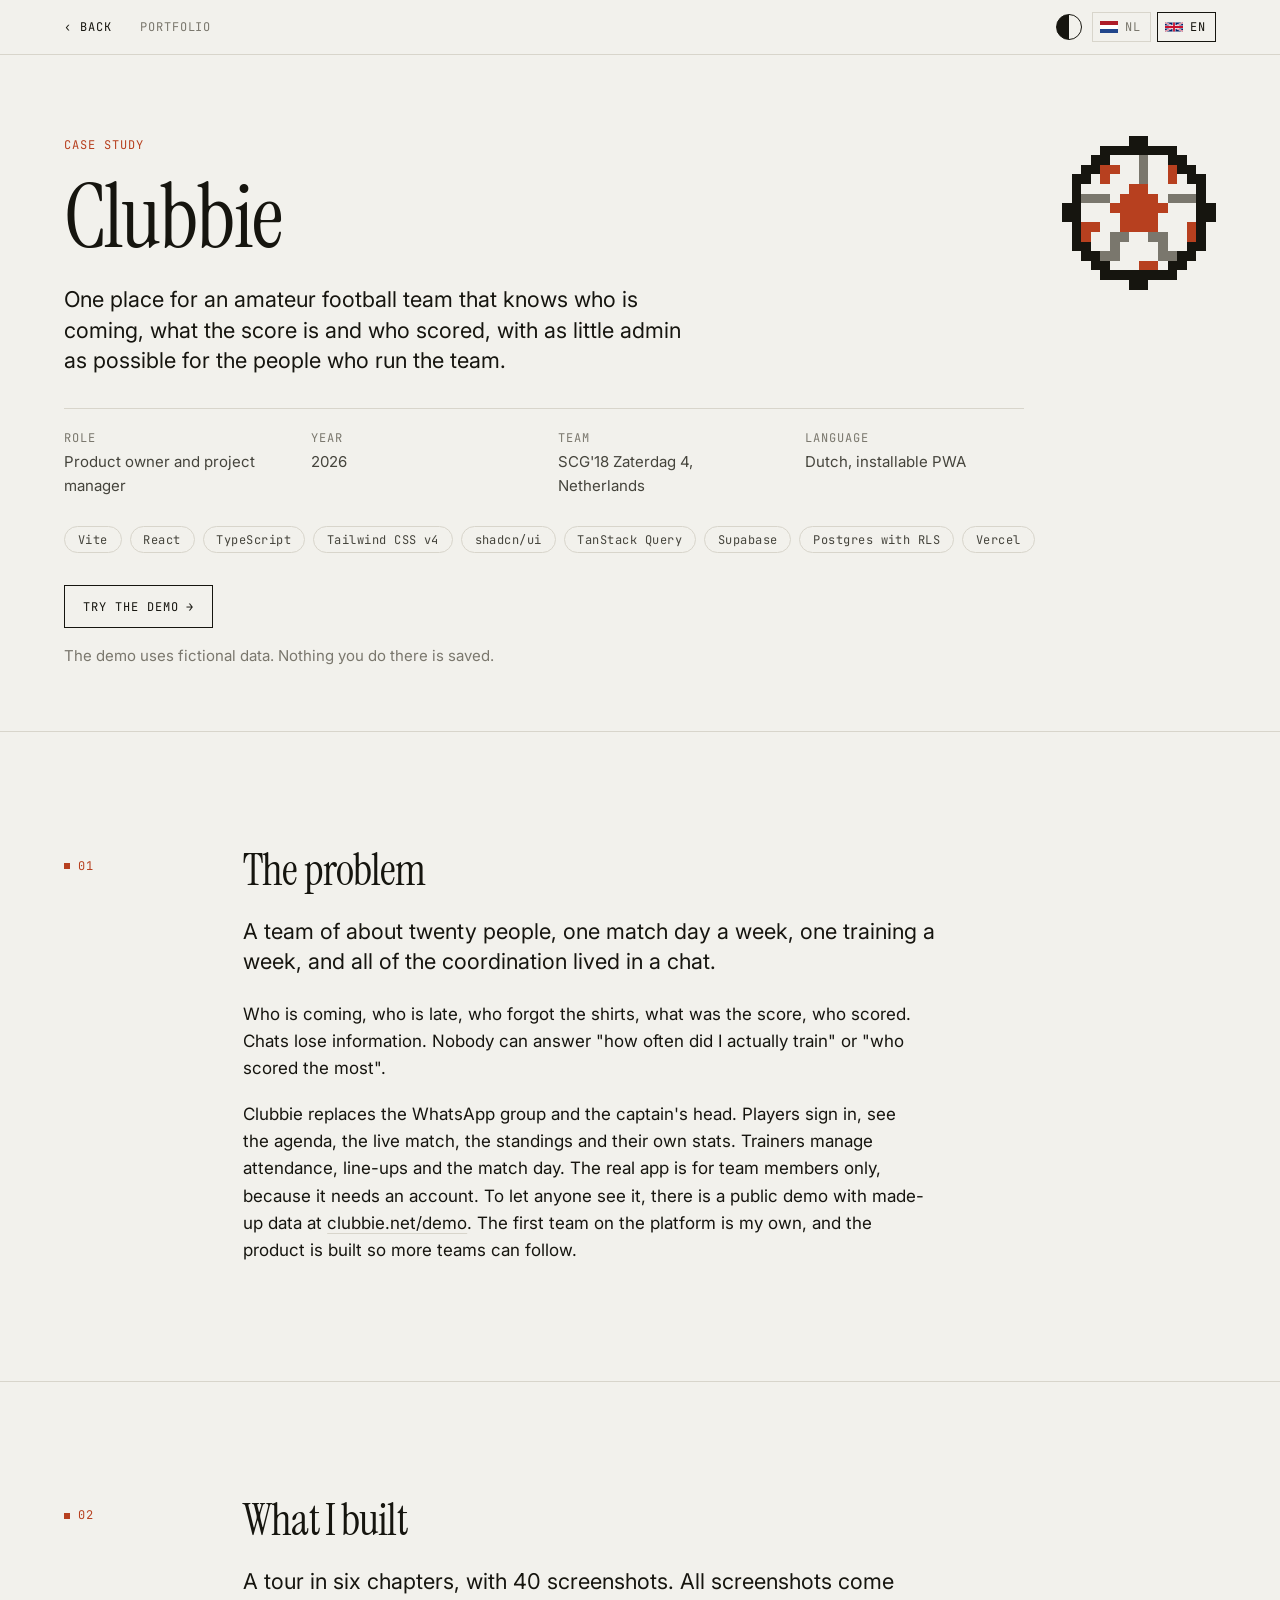
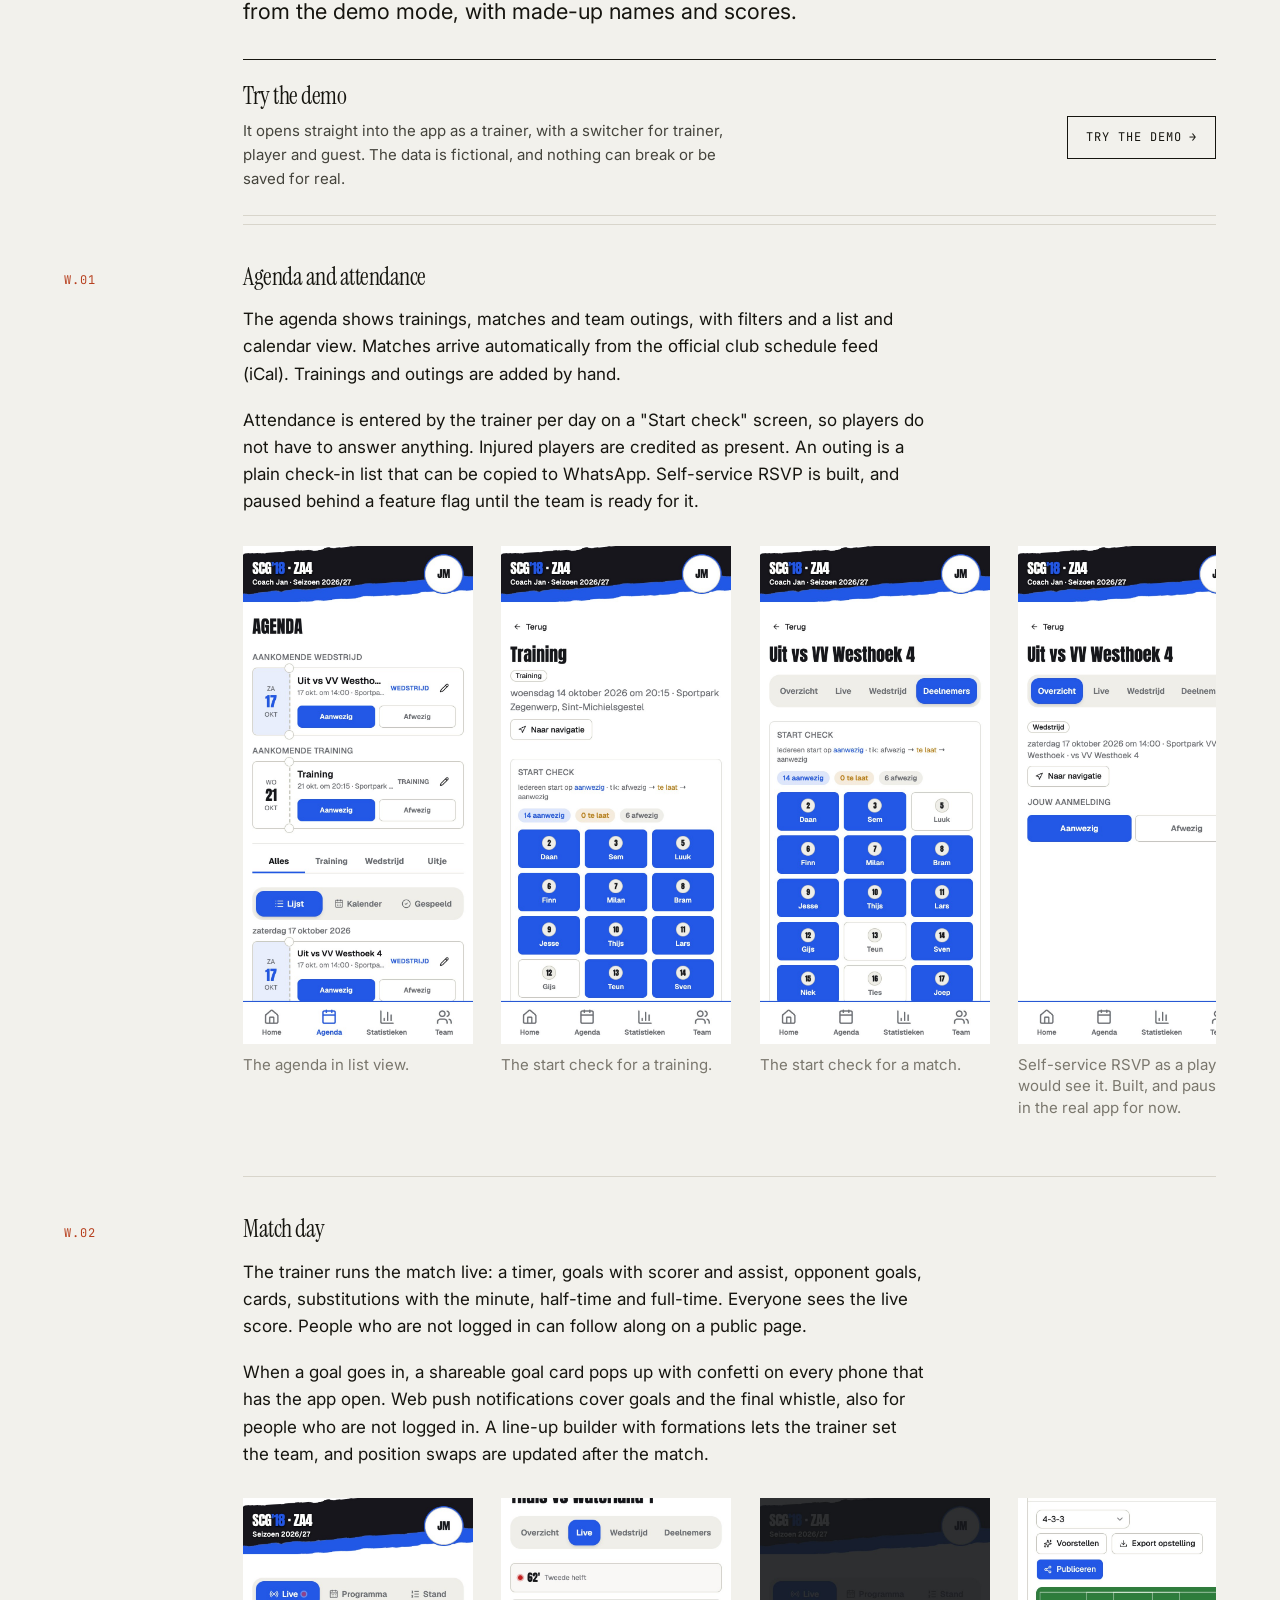
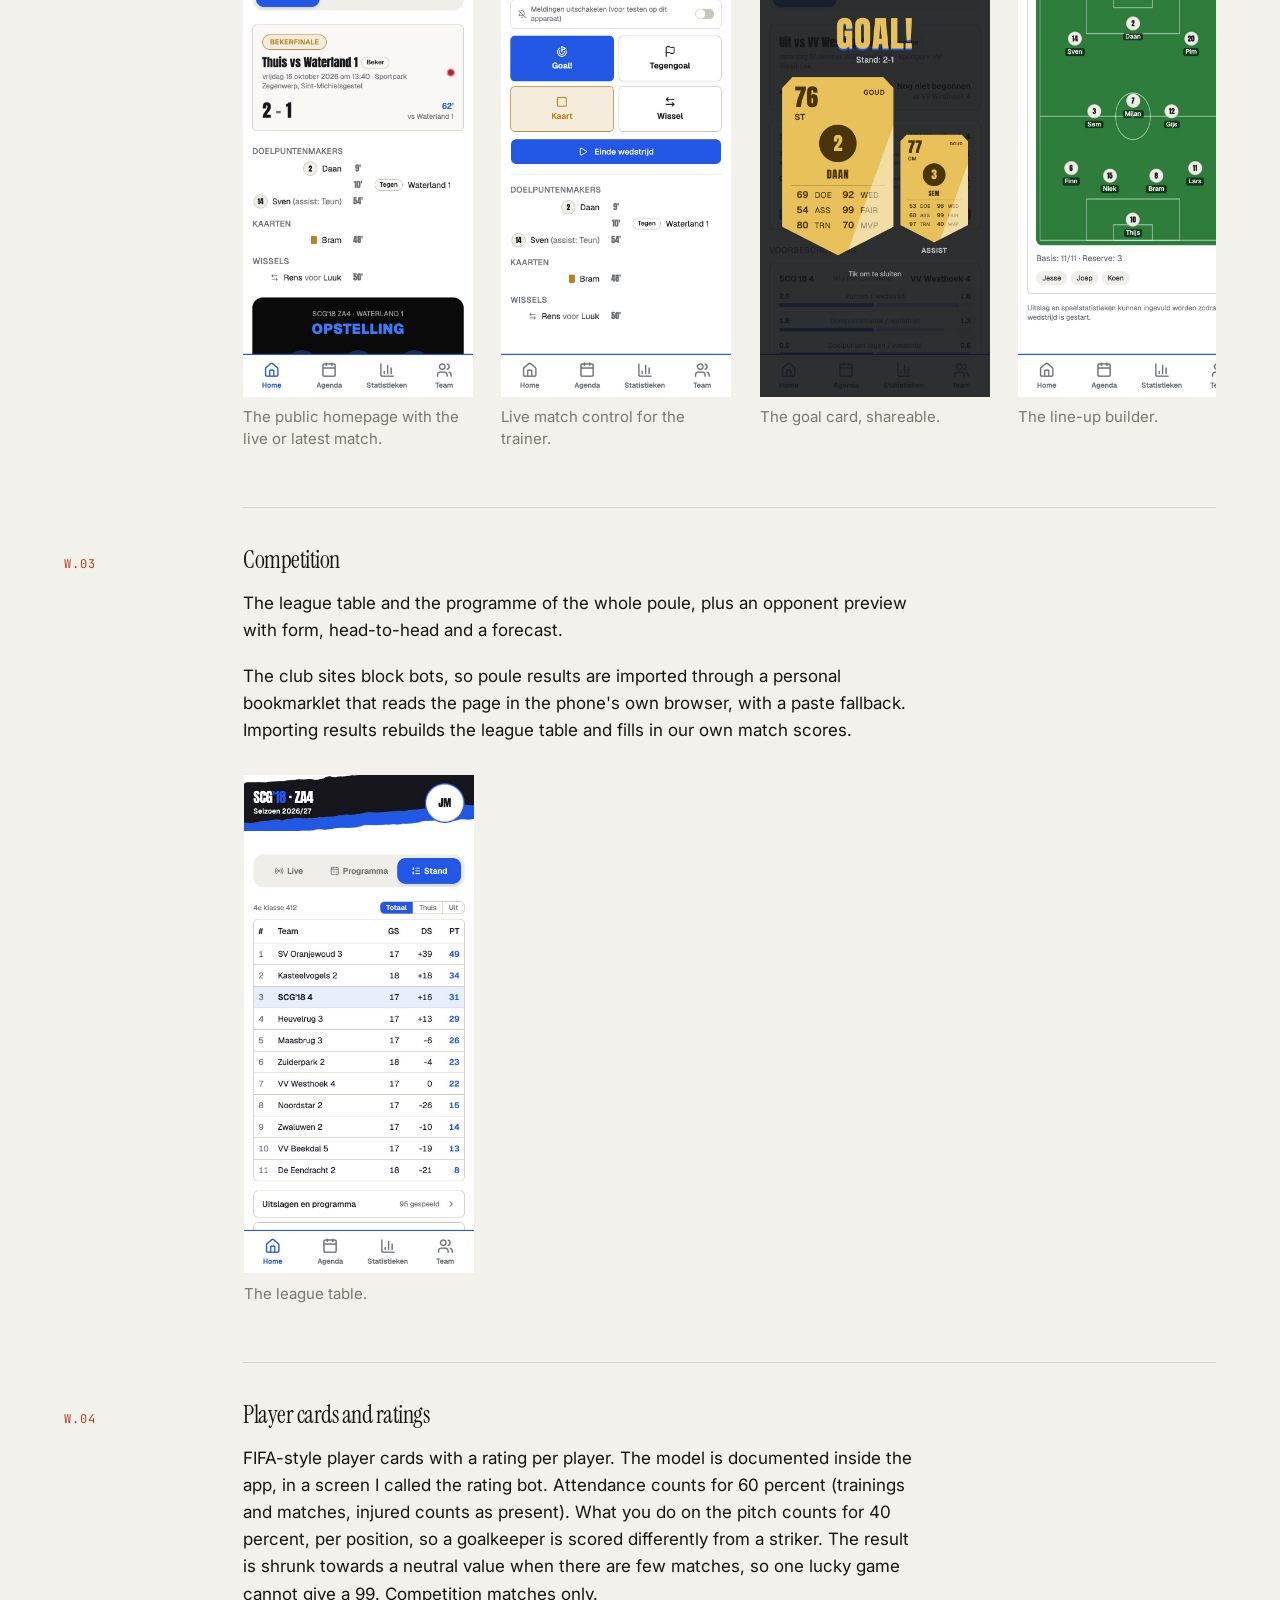
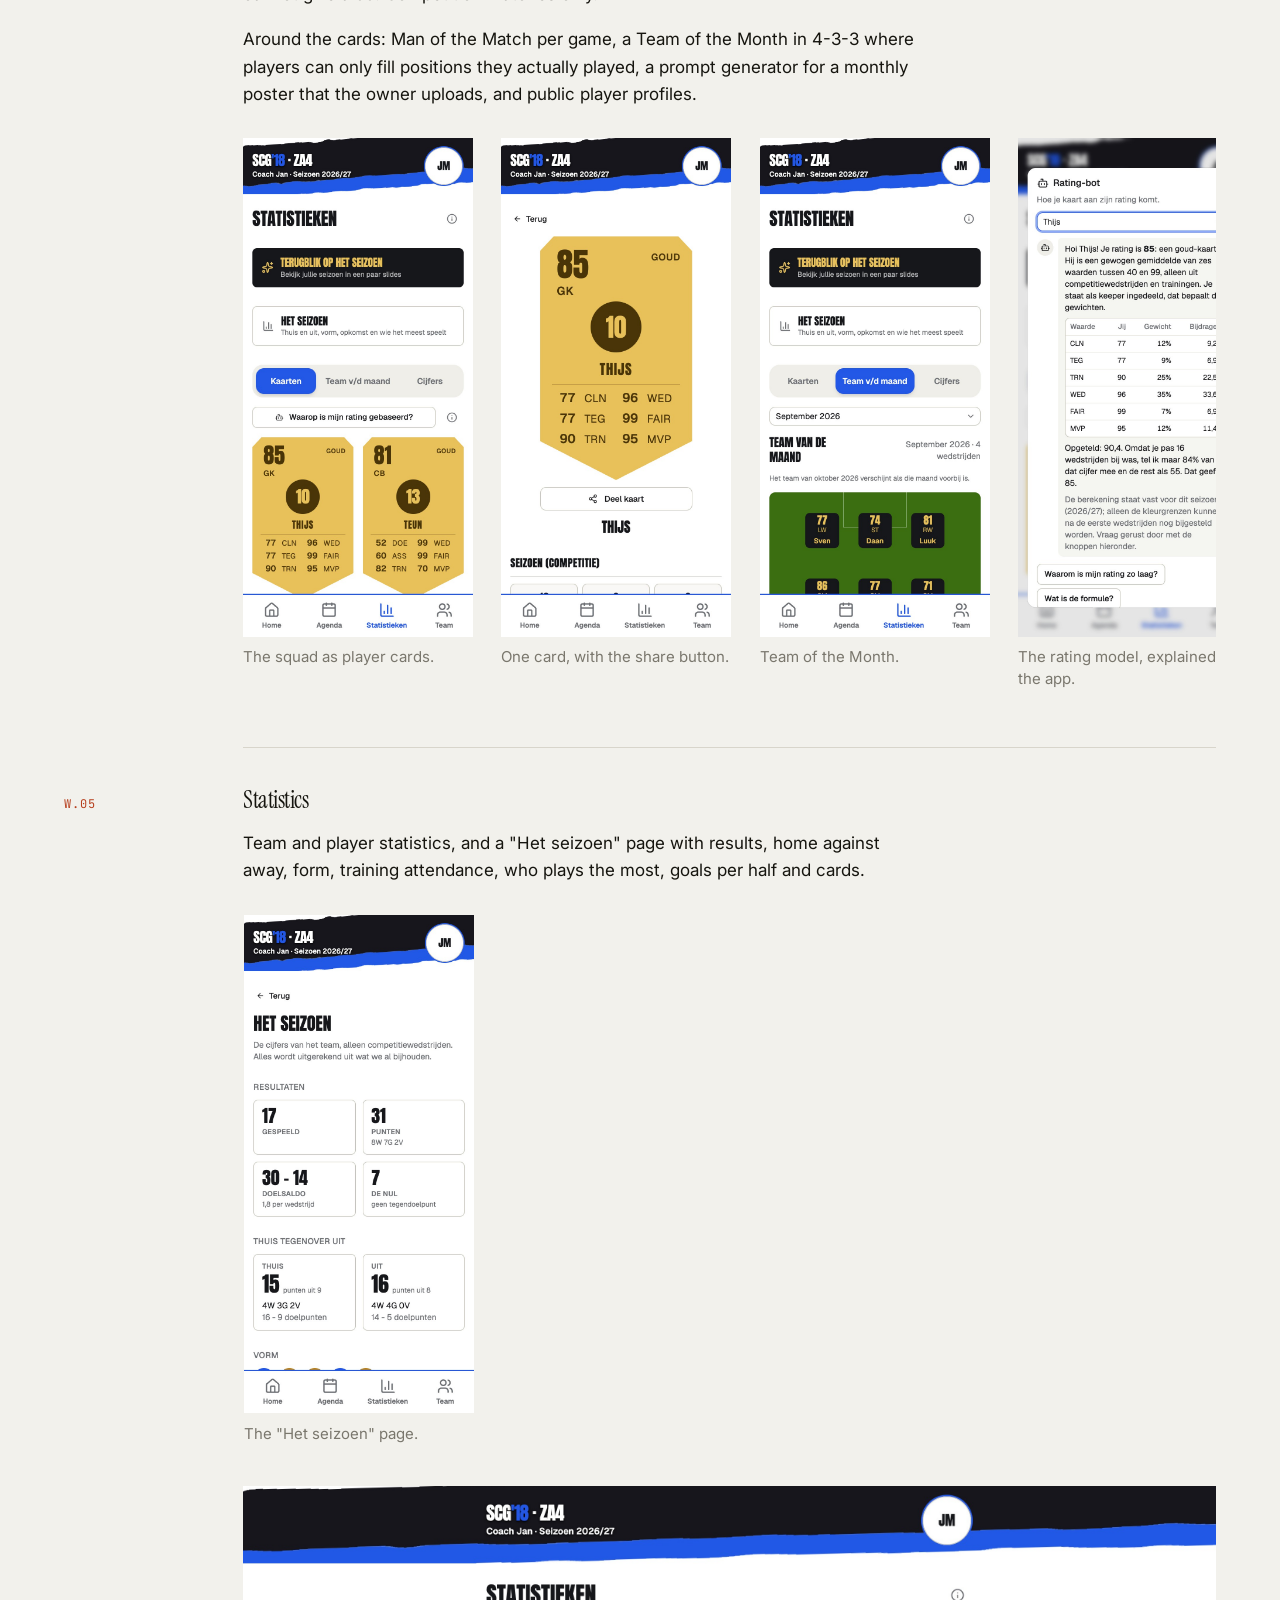
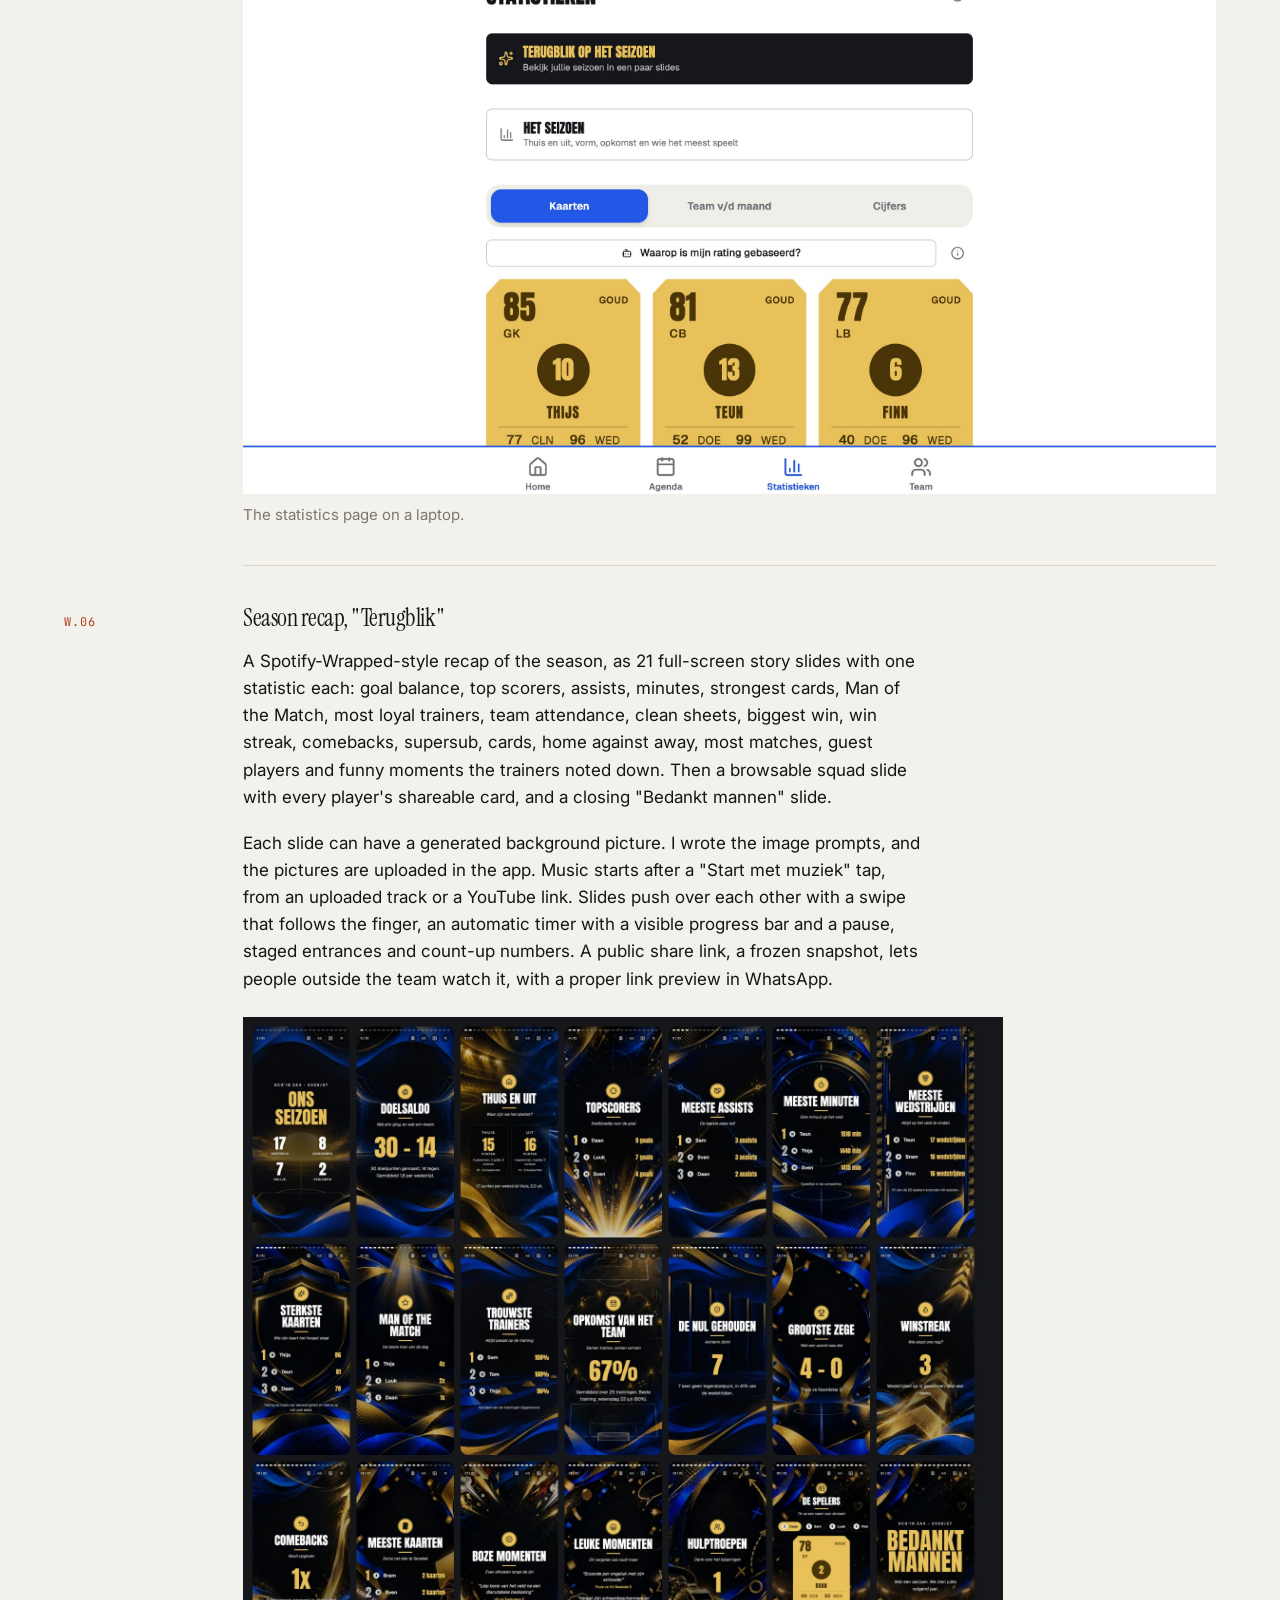
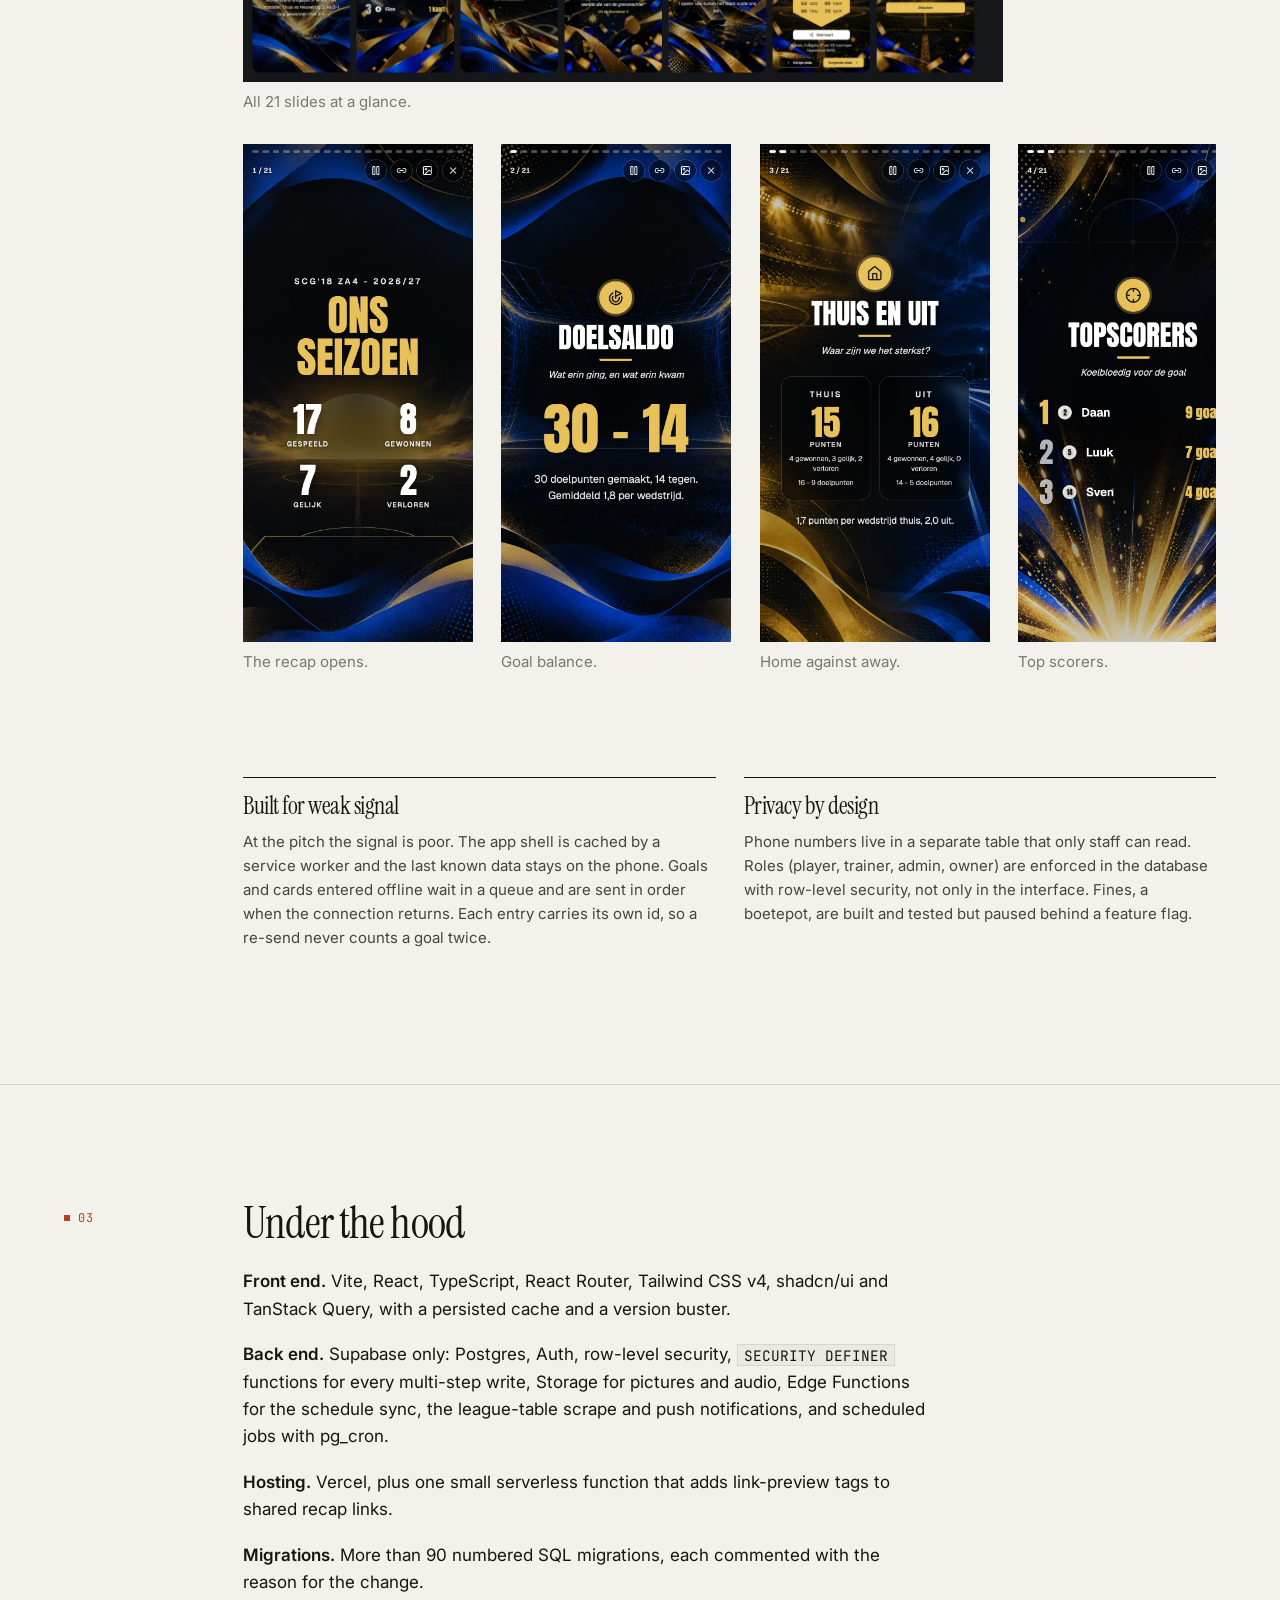
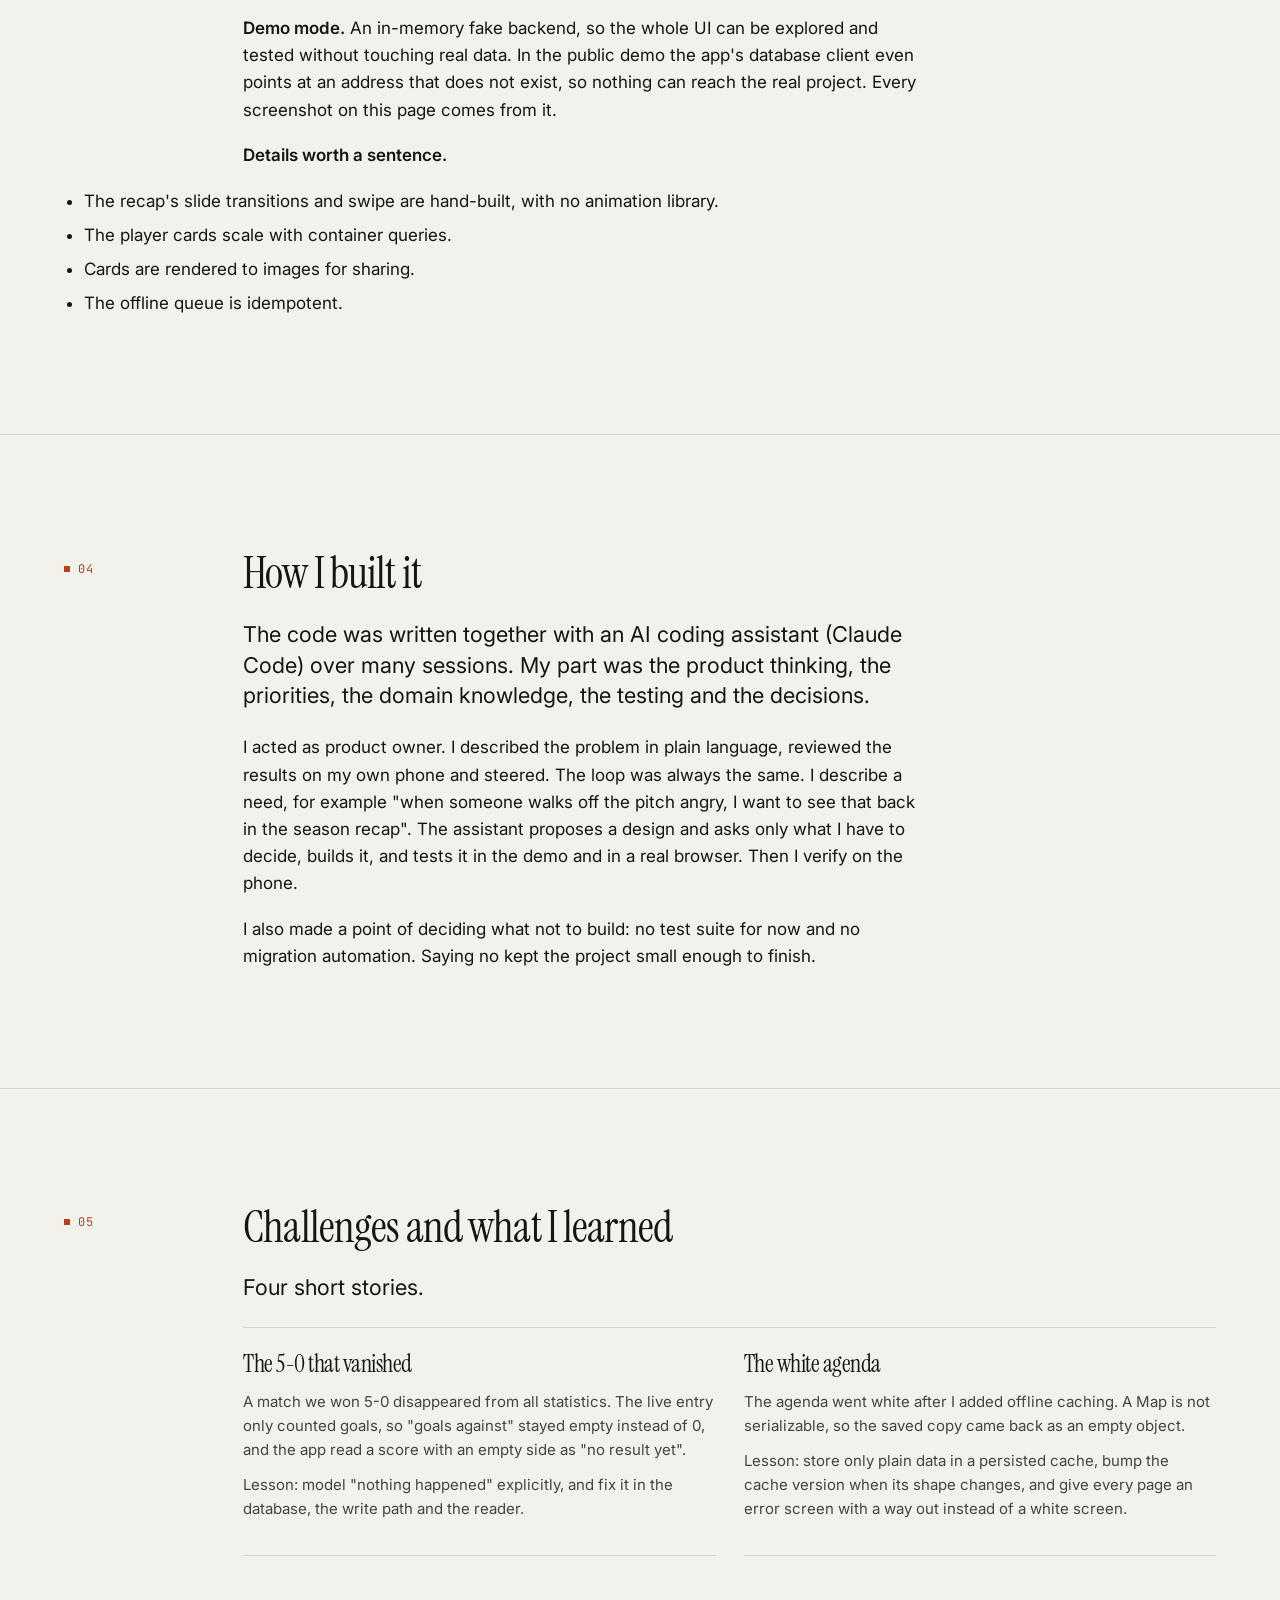
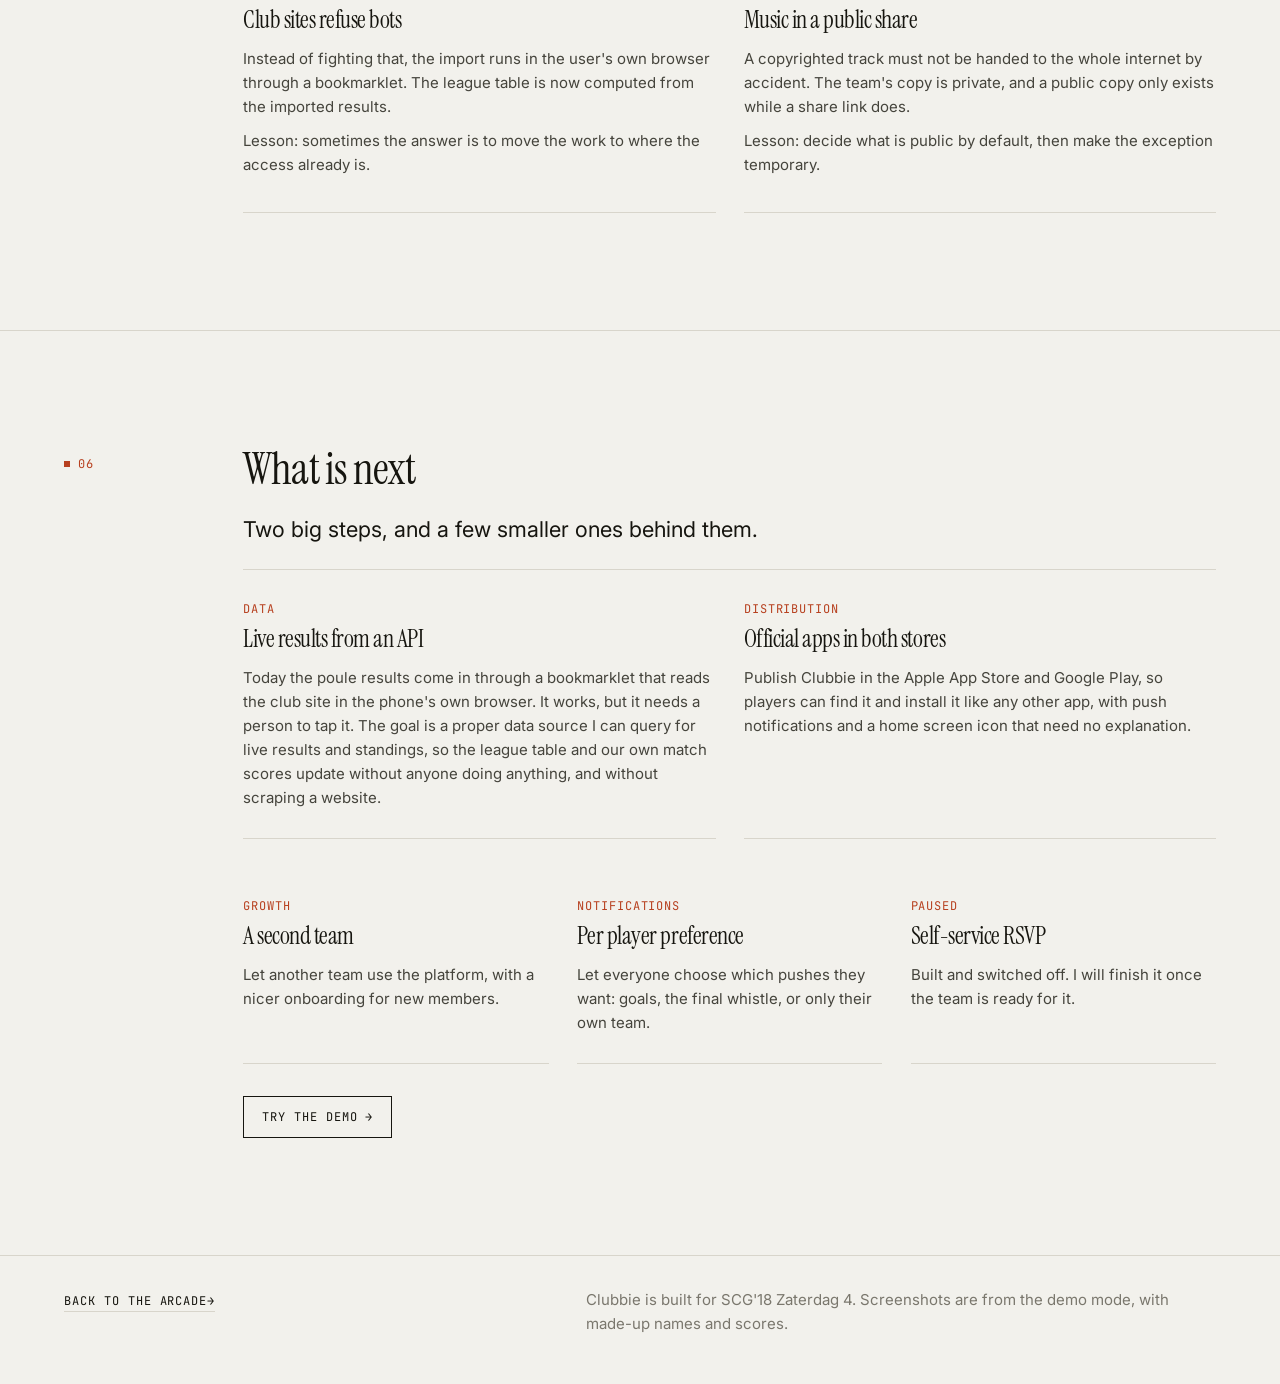
<file: case-clubbie.html>
<!DOCTYPE html>
<html lang="en">
<head>
<meta charset="UTF-8">
<meta name="viewport" content="width=device-width, initial-scale=1">
<title>Clubbie - a team manager app for an amateur football team</title>
<meta name="description" content="Clubbie is an installable team manager web app for SCG'18 Zaterdag 4: agenda, live match, standings, player cards and a season recap. A case study by the product owner.">
<meta property="og:type" content="article">
<meta property="og:title" content="Clubbie - a team manager app for an amateur football team">
<meta property="og:description" content="Agenda, live match, standings, player cards and a season recap in one installable app. Built with an AI coding assistant, steered by the product owner.">
<!-- og:image URL assumes the site is served from https://jordimutsaers.nl/ and the image sits in images/clubbie/og.jpg. -->
<meta property="og:image" content="https://jordimutsaers.nl/images/clubbie/og.jpg">
<meta property="og:image:width" content="1200">
<meta property="og:image:height" content="630">
<meta name="twitter:card" content="summary_large_image">
<link rel="preconnect" href="https://fonts.googleapis.com">
<link rel="preconnect" href="https://fonts.gstatic.com" crossorigin>
<link href="https://fonts.googleapis.com/css2?family=Inter:wght@400;500;600&family=Instrument+Serif&family=JetBrains+Mono:wght@400;500&display=swap" rel="stylesheet">
<script>
  try{
    var __t = localStorage.getItem('theme');
    if (__t !== 'dark' && __t !== 'light') __t = (window.matchMedia && matchMedia('(prefers-color-scheme: dark)').matches) ? 'dark' : 'light';
    document.documentElement.setAttribute('data-theme', __t);
    var __l = localStorage.getItem('clubbie_lang') || ((navigator.language || '').toLowerCase().indexOf('nl') === 0 ? 'nl' : 'en');
    if (__l === 'nl') document.documentElement.lang = 'nl';
  }catch(e){}
</script>
<link rel="stylesheet" href="portfolio.css?v=8">
</head>
<body class="nojs">
<a class="skip" href="#main"><span lang="en">Skip to content</span><span lang="nl">Ga naar de inhoud</span></a>

<div class="bar">
  <div class="wrap">
    <nav>
      <a class="nav back" href="portfolio.html" data-back><span lang="en">&lsaquo; Back</span><span lang="nl">&lsaquo; Terug</span></a>
      <a class="nav" href="portfolio.html"><span lang="en">Portfolio</span><span lang="nl">Portfolio</span></a>
    </nav>
    <div class="right">
      <button class="themebtn" type="button" aria-label="Switch between light and dark theme" title="Light / dark"></button>
      <div class="langs">
        <button class="langbtn" type="button" data-lang="nl" aria-pressed="false" aria-label="Nederlands"><svg viewBox="0 0 9 6" aria-hidden="true"><rect width="9" height="2" fill="#AE1C28"/><rect y="2" width="9" height="2" fill="#fff"/><rect y="4" width="9" height="2" fill="#21468B"/></svg><span>NL</span></button>
        <button class="langbtn" type="button" data-lang="en" aria-pressed="true" aria-label="English"><svg viewBox="0 0 60 30" aria-hidden="true"><rect width="60" height="30" fill="#012169"/><path d="M0,0L60,30M60,0L0,30" stroke="#fff" stroke-width="6"/><path d="M0,0L60,30M60,0L0,30" stroke="#C8102E" stroke-width="2"/><path d="M30,0V30M0,15H60" stroke="#fff" stroke-width="10"/><path d="M30,0V30M0,15H60" stroke="#C8102E" stroke-width="6"/></svg><span>EN</span></button>
      </div>
    </div>
  </div>
  <div class="progress" aria-hidden="true"></div>
</div>

<header class="hero">
  <div class="wrap">
    <span class="sprite" role="img" aria-label="A pixel art football"><svg viewBox="0 0 16 16" xmlns="http://www.w3.org/2000/svg"><rect class="i" x="7" y="0" width="2" height="1"/><rect class="i" x="4" y="1" width="8" height="1"/><rect class="i" x="3" y="2" width="2" height="1"/><rect class="m" x="8" y="2" width="1" height="1"/><rect class="i" x="11" y="2" width="2" height="1"/><rect class="i" x="2" y="3" width="2" height="1"/><rect class="a" x="4" y="3" width="2" height="1"/><rect class="m" x="8" y="3" width="1" height="1"/><rect class="a" x="11" y="3" width="1" height="1"/><rect class="i" x="12" y="3" width="2" height="1"/><rect class="i" x="1" y="4" width="2" height="1"/><rect class="a" x="4" y="4" width="1" height="1"/><rect class="m" x="8" y="4" width="1" height="1"/><rect class="a" x="11" y="4" width="1" height="1"/><rect class="i" x="13" y="4" width="2" height="1"/><rect class="i" x="1" y="5" width="1" height="1"/><rect class="a" x="7" y="5" width="2" height="1"/><rect class="i" x="14" y="5" width="1" height="1"/><rect class="i" x="1" y="6" width="1" height="1"/><rect class="m" x="2" y="6" width="3" height="1"/><rect class="a" x="6" y="6" width="4" height="1"/><rect class="m" x="11" y="6" width="3" height="1"/><rect class="i" x="14" y="6" width="1" height="1"/><rect class="i" x="0" y="7" width="2" height="1"/><rect class="a" x="5" y="7" width="6" height="1"/><rect class="i" x="14" y="7" width="2" height="1"/><rect class="i" x="0" y="8" width="2" height="1"/><rect class="a" x="6" y="8" width="4" height="1"/><rect class="i" x="14" y="8" width="2" height="1"/><rect class="i" x="1" y="9" width="1" height="1"/><rect class="a" x="2" y="9" width="2" height="1"/><rect class="a" x="6" y="9" width="4" height="1"/><rect class="a" x="13" y="9" width="1" height="1"/><rect class="i" x="14" y="9" width="1" height="1"/><rect class="i" x="1" y="10" width="1" height="1"/><rect class="a" x="2" y="10" width="1" height="1"/><rect class="m" x="5" y="10" width="2" height="1"/><rect class="m" x="9" y="10" width="2" height="1"/><rect class="a" x="13" y="10" width="1" height="1"/><rect class="i" x="14" y="10" width="1" height="1"/><rect class="i" x="1" y="11" width="2" height="1"/><rect class="m" x="5" y="11" width="1" height="1"/><rect class="m" x="10" y="11" width="1" height="1"/><rect class="i" x="13" y="11" width="2" height="1"/><rect class="i" x="2" y="12" width="2" height="1"/><rect class="m" x="4" y="12" width="2" height="1"/><rect class="m" x="10" y="12" width="2" height="1"/><rect class="i" x="12" y="12" width="2" height="1"/><rect class="i" x="3" y="13" width="2" height="1"/><rect class="a" x="8" y="13" width="2" height="1"/><rect class="i" x="11" y="13" width="2" height="1"/><rect class="i" x="4" y="14" width="8" height="1"/><rect class="i" x="7" y="15" width="2" height="1"/></svg></span>
    <p class="eyebrow"><span lang="en">Case study</span><span lang="nl">Casestudy</span></p>
    <h1>Clubbie</h1>
    <p lang="en" class="pitch">One place for an amateur football team that knows who is coming, what the score is and who scored, with as little admin as possible for the people who run the team.</p>
<p lang="nl" class="pitch">Eén plek voor een amateurvoetbalteam die weet wie er komt, wat de stand is en wie er scoorde, met zo min mogelijk beheer voor de mensen die het team draaiende houden.</p>
    <dl class="meta">
      <div><dt><span lang="en">Role</span><span lang="nl">Rol</span></dt><dd><span lang="en">Product owner and project manager</span><span lang="nl">Product owner en projectmanager</span></dd></div>
      <div><dt><span lang="en">Year</span><span lang="nl">Jaar</span></dt><dd>2026</dd></div><!-- ASSUMPTION: year was not in the facts, 2026 is a guess. Change it. -->
      <div><dt>Team</dt><dd><span lang="en">SCG'18 Zaterdag 4, Netherlands</span><span lang="nl">SCG'18 Zaterdag 4, Nederland</span></dd></div>
      <div><dt><span lang="en">Language</span><span lang="nl">Taal</span></dt><dd><span lang="en">Dutch, installable PWA</span><span lang="nl">Nederlands, installeerbare PWA</span></dd></div>
    </dl>
    <ul class="chips" aria-label="Stack">
      <li>Vite</li><li>React</li><li>TypeScript</li><li>Tailwind CSS v4</li><li>shadcn/ui</li><li>TanStack Query</li><li>Supabase</li><li>Postgres with RLS</li><li>Vercel</li>
    </ul>
    <a class="btn" href="https://clubbie.net/demo" rel="noopener"><span lang="en">Try the demo</span><span lang="nl">Probeer de demo</span></a>
    <p class="note" lang="en">The demo uses fictional data. Nothing you do there is saved.</p>
    <p class="note" lang="nl">De demo gebruikt verzonnen data. Niets wat je daar doet wordt opgeslagen.</p>
  </div>
</header>

<main id="main">

<section id="problem">
  <div class="wrap narrow rv">
    <h2><small>01</small><span lang="en">The problem</span><span lang="nl">Het probleem</span></h2>
<p lang="en" class="lead">A team of about twenty people, one match day a week, one training a week, and all of the coordination lived in a chat.</p>
<p lang="nl" class="lead">Een team van ongeveer twintig mensen, één wedstrijddag per week, één training per week, en alle afstemming liep via een chat.</p>
<p lang="en">Who is coming, who is late, who forgot the shirts, what was the score, who scored. Chats lose information. Nobody can answer "how often did I actually train" or "who scored the most".</p>
<p lang="nl">Wie komt er, wie is te laat, wie is de shirts vergeten, wat was de uitslag, wie scoorde. Chats verliezen informatie. Niemand kan antwoord geven op "hoe vaak heb ik eigenlijk getraind" of "wie scoorde het meest".</p>
<p lang="en">Clubbie replaces the WhatsApp group and the captain's head. Players sign in, see the agenda, the live match, the standings and their own stats. Trainers manage attendance, line-ups and the match day. The real app is for team members only, because it needs an account. To let anyone see it, there is a public demo with made-up data at <a href="https://clubbie.net/demo" rel="noopener">clubbie.net/demo</a>. The first team on the platform is my own, and the product is built so more teams can follow.</p>
<p lang="nl">Clubbie vervangt de WhatsApp-groep en het hoofd van de aanvoerder. Spelers loggen in en zien de agenda, de live wedstrijd, de stand en hun eigen statistieken. Trainers beheren aanwezigheid, opstellingen en de wedstrijddag. De echte app is alleen voor teamleden, want je hebt een account nodig. Om het voor iedereen te laten zien is er een openbare demo met verzonnen data op <a href="https://clubbie.net/demo" rel="noopener">clubbie.net/demo</a>. Het eerste team op het platform is mijn eigen team, en het product is zo gebouwd dat er meer teams kunnen volgen.</p>
  </div>
</section>

<section id="built">
  <div class="wrap">
    <div class="rv lg">
      <h2><small>02</small><span lang="en">What I built</span><span lang="nl">Wat ik heb gebouwd</span></h2>
<p lang="en" class="lead narrow">A tour in six chapters, with 40 screenshots. All screenshots come from the demo mode, with made-up names and scores.</p>
<p lang="nl" class="lead narrow">Een rondleiding in zes hoofdstukken, met 40 screenshots. Alle screenshots komen uit de demomodus, met verzonnen namen en uitslagen.</p>
      <div class="demo rv">
        <div>
          <h3><span lang="en">Try the demo</span><span lang="nl">Probeer de demo</span></h3>
          <p lang="en">It opens straight into the app as a trainer, with a switcher for trainer, player and guest. The data is fictional, and nothing can break or be saved for real.</p>
          <p lang="nl">Hij opent direct in de app als trainer, met een wisselaar voor trainer, speler en gast. De data is verzonnen en er kan niets echt kapotgaan of worden opgeslagen.</p>
        </div>
        <a class="btn" href="https://clubbie.net/demo" rel="noopener"><span lang="en">Try the demo</span><span lang="nl">Probeer de demo</span></a>
      </div>
    </div>

<div class="chapter rv">
<span class="num">W.01</span>
<h3><span lang="en">Agenda and attendance</span><span lang="nl">Agenda en aanwezigheid</span></h3>
<p lang="en">The agenda shows trainings, matches and team outings, with filters and a list and calendar view. Matches arrive automatically from the official club schedule feed (iCal). Trainings and outings are added by hand.</p>
<p lang="nl">De agenda toont trainingen, wedstrijden en teamuitjes, met filters en een lijst- en kalenderweergave. Wedstrijden komen automatisch binnen via de officiële clubplanning (iCal). Trainingen en uitjes worden met de hand toegevoegd.</p>
<p lang="en">Attendance is entered by the trainer per day on a "Start check" screen, so players do not have to answer anything. Injured players are credited as present. An outing is a plain check-in list that can be copied to WhatsApp. Self-service RSVP is built, and paused behind a feature flag until the team is ready for it.</p>
<p lang="nl">De aanwezigheid wordt per dag door de trainer ingevoerd op een "Start check"-scherm, dus spelers hoeven niets te beantwoorden. Geblesseerde spelers tellen als aanwezig. Een uitje is een gewone incheck-lijst die naar WhatsApp gekopieerd kan worden. Zelf aan- en afmelden (RSVP) is gebouwd en staat gepauzeerd achter een feature flag, tot het team eraan toe is.</p>
<div class="strip phone" role="region" aria-label="Agenda screenshots" data-alt-en="Agenda screenshots" data-alt-nl="Screenshots van de agenda" data-aria="1" tabindex="0">
<figure><div class="frame"><span class="ph">images/clubbie/agenda.jpg</span><img src="images/clubbie/agenda.jpg" alt="The agenda as a list of trainings and matches with filter chips at the top" data-alt-en="The agenda as a list of trainings and matches with filter chips at the top" data-alt-nl="De agenda als lijst met trainingen en wedstrijden en filters bovenaan" loading="lazy"></div><figcaption><span lang="en">The agenda in list view.</span><span lang="nl">De agenda in lijstweergave.</span></figcaption></figure>
<figure><div class="frame"><span class="ph">images/clubbie/attendance-training.jpg</span><img src="images/clubbie/attendance-training.jpg" alt="The start check screen for a training, with a button per player" data-alt-en="The start check screen for a training, with a button per player" data-alt-nl="Het start check-scherm voor een training, met een knop per speler" loading="lazy"></div><figcaption><span lang="en">The start check for a training.</span><span lang="nl">De start check voor een training.</span></figcaption></figure><figure><div class="frame"><span class="ph">images/clubbie/attendance-match.jpg</span><img src="images/clubbie/attendance-match.jpg" alt="The start check screen for a match with players marked present" data-alt-en="The start check screen for a match with players marked present" data-alt-nl="Het start check-scherm voor een wedstrijd met aanwezige spelers" loading="lazy"></div><figcaption><span lang="en">The start check for a match.</span><span lang="nl">De start check voor een wedstrijd.</span></figcaption></figure><figure><div class="frame"><span class="ph">images/clubbie/rsvp.jpg</span><img src="images/clubbie/rsvp.jpg" alt="A match page where the player can choose present or absent" data-alt-en="A match page where the player can choose present or absent" data-alt-nl="Een wedstrijdpagina waar de speler aanwezig of afwezig kan kiezen" loading="lazy"></div><figcaption><span lang="en">Self-service RSVP as a player would see it. Built, and paused in the real app for now.</span><span lang="nl">Zelf aan- en afmelden zoals een speler het zou zien. Gebouwd, en in de echte app voorlopig gepauzeerd.</span></figcaption></figure><figure><div class="frame"><span class="ph">images/clubbie/guests.jpg</span><img src="images/clubbie/guests.jpg" alt="A dialog for adding a guest player with name, number and positions" data-alt-en="A dialog for adding a guest player with name, number and positions" data-alt-nl="Een venster om een gastspeler toe te voegen met naam, nummer en posities" loading="lazy"></div><figcaption><span lang="en">Adding a guest player to a match.</span><span lang="nl">Een gastspeler aan een wedstrijd toevoegen.</span></figcaption></figure><figure><div class="frame"><span class="ph">images/clubbie/fines.jpg</span><img src="images/clubbie/fines.jpg" alt="The fines screen with outstanding fines and a list of players" data-alt-en="The fines screen with outstanding fines and a list of players" data-alt-nl="Het boetescherm met openstaande boetes en een lijst met spelers" loading="lazy"></div><figcaption><span lang="en">The fines screen (the boetepot). Built and tested, paused in the real app for now.</span><span lang="nl">Het boetescherm (de boetepot). Gebouwd en getest, in de echte app voorlopig gepauzeerd.</span></figcaption></figure><figure><div class="frame"><span class="ph">images/clubbie/fines-add.jpg</span><img src="images/clubbie/fines-add.jpg" alt="A dialog for adding a fine with player, type, amount and reason" data-alt-en="A dialog for adding a fine with player, type, amount and reason" data-alt-nl="Een venster om een boete toe te voegen met speler, type, bedrag en reden" loading="lazy"></div><figcaption><span lang="en">Adding a fine by hand. Also paused for now.</span><span lang="nl">Een boete met de hand toevoegen. Ook voorlopig gepauzeerd.</span></figcaption></figure></div>
</div>

<div class="chapter rv">
<span class="num">W.02</span>
<h3><span lang="en">Match day</span><span lang="nl">Wedstrijddag</span></h3>
<p lang="en">The trainer runs the match live: a timer, goals with scorer and assist, opponent goals, cards, substitutions with the minute, half-time and full-time. Everyone sees the live score. People who are not logged in can follow along on a public page.</p>
<p lang="nl">De trainer bestuurt de wedstrijd live: een timer, doelpunten met schutter en assist, tegendoelpunten, kaarten, wissels met de minuut, rust en eindsignaal. Iedereen ziet de live stand. Wie niet is ingelogd, kan meekijken op een openbare pagina.</p>
<p lang="en">When a goal goes in, a shareable goal card pops up with confetti on every phone that has the app open. Web push notifications cover goals and the final whistle, also for people who are not logged in. A line-up builder with formations lets the trainer set the team, and position swaps are updated after the match.</p>
<p lang="nl">Bij een doelpunt verschijnt er op elke telefoon waar de app open staat een deelbare doelpuntkaart met confetti. Webpushmeldingen voor doelpunten en het eindsignaal werken ook voor mensen die niet zijn ingelogd. Met een opstellingsbouwer met formaties zet de trainer het team neer, en positiewissels worden na de wedstrijd bijgewerkt.</p>
<div class="strip phone" role="region" aria-label="Match day screenshots" data-alt-en="Match day screenshots" data-alt-nl="Screenshots van de wedstrijddag" data-aria="1" tabindex="0">
<figure><div class="frame"><span class="ph">images/clubbie/home-public.jpg</span><img src="images/clubbie/home-public.jpg" alt="The public homepage showing the live or latest match" data-alt-en="The public homepage showing the live or latest match" data-alt-nl="De openbare homepage met de live of laatste wedstrijd" loading="lazy"></div><figcaption><span lang="en">The public homepage with the live or latest match.</span><span lang="nl">De openbare homepage met de live of laatste wedstrijd.</span></figcaption></figure>
<figure><div class="frame"><span class="ph">images/clubbie/match-live.jpg</span><img src="images/clubbie/match-live.jpg" alt="Live match control for the trainer with timer, goal and card buttons" data-alt-en="Live match control for the trainer with timer, goal and card buttons" data-alt-nl="Live wedstrijdbediening voor de trainer met timer, doelpunt- en kaartknoppen" loading="lazy"></div><figcaption><span lang="en">Live match control for the trainer.</span><span lang="nl">Live wedstrijdbediening voor de trainer.</span></figcaption></figure>
<figure><div class="frame"><span class="ph">images/clubbie/goal-card.jpg</span><img src="images/clubbie/goal-card.jpg" alt="A goal celebration card with the scorer and the new score" data-alt-en="A goal celebration card with the scorer and the new score" data-alt-nl="Een doelpuntkaart met de schutter en de nieuwe stand" loading="lazy"></div><figcaption><span lang="en">The goal card, shareable.</span><span lang="nl">De doelpuntkaart, deelbaar.</span></figcaption></figure>
<figure><div class="frame"><span class="ph">images/clubbie/lineup.jpg</span><img src="images/clubbie/lineup.jpg" alt="The line-up builder with players placed on a formation" data-alt-en="The line-up builder with players placed on a formation" data-alt-nl="De opstellingsbouwer met spelers op een formatie" loading="lazy"></div><figcaption><span lang="en">The line-up builder.</span><span lang="nl">De opstellingsbouwer.</span></figcaption></figure>
</div>
</div>

<div class="chapter rv">
<span class="num">W.03</span>
<h3><span lang="en">Competition</span><span lang="nl">Competitie</span></h3>
<p lang="en">The league table and the programme of the whole poule, plus an opponent preview with form, head-to-head and a forecast.</p>
<p lang="nl">De ranglijst en het programma van de hele poule, plus een voorbeschouwing op de tegenstander met vorm, onderlinge resultaten en een verwachting.</p>
<p lang="en">The club sites block bots, so poule results are imported through a personal bookmarklet that reads the page in the phone's own browser, with a paste fallback. Importing results rebuilds the league table and fills in our own match scores.</p>
<p lang="nl">De clubsites blokkeren bots, dus poule-uitslagen worden geïmporteerd met een persoonlijke bookmarklet die de pagina leest in de eigen browser van de telefoon, met een plakoptie als terugval. Het importeren van uitslagen bouwt de ranglijst opnieuw op en vult onze eigen wedstrijduitslagen in.</p>
<div class="strip phone" role="region" aria-label="Competition screenshots" data-alt-en="Competition screenshots" data-alt-nl="Screenshots van de competitie" data-aria="1" tabindex="0">
<figure><div class="frame"><span class="ph">images/clubbie/standings.jpg</span><img src="images/clubbie/standings.jpg" alt="The league table with points, goal difference and form" data-alt-en="The league table with points, goal difference and form" data-alt-nl="De ranglijst met punten, doelsaldo en vorm" loading="lazy"></div><figcaption><span lang="en">The league table.</span><span lang="nl">De ranglijst.</span></figcaption></figure>
</div>
</div>

<div class="chapter rv">
<span class="num">W.04</span>
<h3><span lang="en">Player cards and ratings</span><span lang="nl">Spelerskaarten en ratings</span></h3>
<p lang="en">FIFA-style player cards with a rating per player. The model is documented inside the app, in a screen I called the rating bot. Attendance counts for 60 percent (trainings and matches, injured counts as present). What you do on the pitch counts for 40 percent, per position, so a goalkeeper is scored differently from a striker. The result is shrunk towards a neutral value when there are few matches, so one lucky game cannot give a 99. Competition matches only.</p>
<p lang="nl">FIFA-achtige spelerskaarten met een rating per speler. Het model wordt in de app zelf uitgelegd, op een scherm dat ik de rating bot heb genoemd. Aanwezigheid telt voor 60 procent mee (trainingen en wedstrijden, geblesseerd telt als aanwezig). Wat je op het veld doet telt voor 40 procent, per positie, dus een keeper wordt anders beoordeeld dan een spits. Het resultaat wordt bij weinig wedstrijden richting een neutrale waarde getrokken, zodat één gelukkige wedstrijd geen 99 kan opleveren. Alleen competitiewedstrijden.</p>
<p lang="en">Around the cards: Man of the Match per game, a Team of the Month in 4-3-3 where players can only fill positions they actually played, a prompt generator for a monthly poster that the owner uploads, and public player profiles.</p>
<p lang="nl">Rondom de kaarten: Man of the Match per wedstrijd, een Team van de Maand in 4-3-3 waarin spelers alleen posities kunnen invullen die ze echt hebben gespeeld, een promptgenerator voor een maandelijkse poster die de eigenaar uploadt, en openbare spelersprofielen.</p>
<div class="strip phone" role="region" aria-label="Player card screenshots" data-alt-en="Player card screenshots" data-alt-nl="Screenshots van de spelerskaarten" data-aria="1" tabindex="0">
<figure><div class="frame"><span class="ph">images/clubbie/cards-grid.jpg</span><img src="images/clubbie/cards-grid.jpg" alt="An overview grid of player cards with ratings" data-alt-en="An overview grid of player cards with ratings" data-alt-nl="Een overzicht van spelerskaarten met ratings" loading="lazy"></div><figcaption><span lang="en">The squad as player cards.</span><span lang="nl">De selectie als spelerskaarten.</span></figcaption></figure>
<figure><div class="frame"><span class="ph">images/clubbie/card-detail.jpg</span><img src="images/clubbie/card-detail.jpg" alt="A single player card with a share button underneath" data-alt-en="A single player card with a share button underneath" data-alt-nl="Eén spelerskaart met een deelknop eronder" loading="lazy"></div><figcaption><span lang="en">One card, with the share button.</span><span lang="nl">Eén kaart, met de deelknop.</span></figcaption></figure>
<figure><div class="frame"><span class="ph">images/clubbie/team-of-month.jpg</span><img src="images/clubbie/team-of-month.jpg" alt="The team of the month on a pitch in a 4-3-3 formation" data-alt-en="The team of the month on a pitch in a 4-3-3 formation" data-alt-nl="Het team van de maand op een veld in een 4-3-3 formatie" loading="lazy"></div><figcaption><span lang="en">Team of the Month.</span><span lang="nl">Team van de Maand.</span></figcaption></figure>
<figure><div class="frame"><span class="ph">images/clubbie/rating-explainer.jpg</span><img src="images/clubbie/rating-explainer.jpg" alt="The screen that explains how player ratings are calculated" data-alt-en="The screen that explains how player ratings are calculated" data-alt-nl="Het scherm dat uitlegt hoe spelersratings worden berekend" loading="lazy"></div><figcaption><span lang="en">The rating model, explained in the app.</span><span lang="nl">Het ratingmodel, uitgelegd in de app.</span></figcaption></figure>
</div>
</div>

<div class="chapter rv">
<span class="num">W.05</span>
<h3><span lang="en">Statistics</span><span lang="nl">Statistieken</span></h3>
<p lang="en">Team and player statistics, and a "Het seizoen" page with results, home against away, form, training attendance, who plays the most, goals per half and cards.</p>
<p lang="nl">Team- en spelersstatistieken, en een "Het seizoen"-pagina met uitslagen, thuis tegen uit, vorm, trainingsaanwezigheid, wie de meeste minuten speelt, doelpunten per helft en kaarten.</p>
<div class="strip phone" role="region" aria-label="Statistics screenshots" data-alt-en="Statistics screenshots" data-alt-nl="Screenshots van de statistieken" data-aria="1" tabindex="0">
<figure><div class="frame"><span class="ph">images/clubbie/season.jpg</span><img src="images/clubbie/season.jpg" alt="The season page with results, form and attendance statistics" data-alt-en="The season page with results, form and attendance statistics" data-alt-nl="De seizoenspagina met uitslagen, vorm en aanwezigheidsstatistieken" loading="lazy"></div><figcaption><span lang="en">The "Het seizoen" page.</span><span lang="nl">De pagina "Het seizoen".</span></figcaption></figure>
</div>
<figure class="wide"><div class="frame"><span class="ph">images/clubbie/desktop-stats.jpg</span><img src="images/clubbie/desktop-stats.jpg" alt="The statistics page on a laptop screen" data-alt-en="The statistics page on a laptop screen" data-alt-nl="De statistiekenpagina op een laptopscherm" loading="lazy"></div><figcaption><span lang="en">The statistics page on a laptop.</span><span lang="nl">De statistiekenpagina op een laptop.</span></figcaption></figure>
</div>

<div class="chapter rv">
<span class="num">W.06</span>
<h3><span lang="en">Season recap, "Terugblik"</span><span lang="nl">Seizoensterugblik, "Terugblik"</span></h3>
<p lang="en">A Spotify-Wrapped-style recap of the season, as 21 full-screen story slides with one statistic each: goal balance, top scorers, assists, minutes, strongest cards, Man of the Match, most loyal trainers, team attendance, clean sheets, biggest win, win streak, comebacks, supersub, cards, home against away, most matches, guest players and funny moments the trainers noted down. Then a browsable squad slide with every player's shareable card, and a closing "Bedankt mannen" slide.</p>
<p lang="nl">Een terugblik op het seizoen in de stijl van Spotify Wrapped, als 21 schermvullende verhaalslides met elk één statistiek: doelsaldo, topscorers, assists, minuten, sterkste kaarten, Man of the Match, trouwste trainers, teamaanwezigheid, clean sheets, grootste zege, winstreeks, comebacks, supersub, kaarten, thuis tegen uit, meeste wedstrijden, gastspelers en grappige momenten die de trainers hebben genoteerd. Daarna een bladerbare selectieslide met de deelbare kaart van elke speler, en een afsluitende "Bedankt mannen"-slide.</p>
<p lang="en">Each slide can have a generated background picture. I wrote the image prompts, and the pictures are uploaded in the app. Music starts after a "Start met muziek" tap, from an uploaded track or a YouTube link. Slides push over each other with a swipe that follows the finger, an automatic timer with a visible progress bar and a pause, staged entrances and count-up numbers. A public share link, a frozen snapshot, lets people outside the team watch it, with a proper link preview in WhatsApp.</p>
<p lang="nl">Elke slide kan een gegenereerde achtergrondafbeelding hebben. Ik schreef de afbeeldingsprompts, en de plaatjes worden in de app geüpload. De muziek start na een tik op "Start met muziek", van een geüploade track of een YouTube-link. Slides schuiven over elkaar met een swipe die de vinger volgt, een automatische timer met zichtbare voortgangsbalk en een pauzeknop, gefaseerde entrees en optellende getallen. Met een openbare deellink, een bevroren momentopname, kunnen mensen buiten het team meekijken, met een nette linkvoorbeeld in WhatsApp.</p>
<figure class="wide sq"><div class="frame"><span class="ph">images/clubbie/recap-overview.jpg</span><img src="images/clubbie/recap-overview.jpg" alt="An overview grid of all 21 recap slides" data-alt-en="An overview grid of all 21 recap slides" data-alt-nl="Een overzicht van alle 21 terugblik-slides" loading="lazy"></div><figcaption><span lang="en">All 21 slides at a glance.</span><span lang="nl">Alle 21 slides in één overzicht.</span></figcaption></figure>
<div class="strip phone" role="region" aria-label="Season recap screenshots" data-alt-en="Season recap screenshots" data-alt-nl="Screenshots van de seizoensterugblik" data-aria="1" tabindex="0">
<figure><div class="frame"><span class="ph">images/clubbie/recap-intro.jpg</span><img src="images/clubbie/recap-intro.jpg" alt="The opening slide of the season recap" data-alt-en="The opening slide of the season recap" data-alt-nl="De openingsslide van de seizoensterugblik" loading="lazy"></div><figcaption><span lang="en">The recap opens.</span><span lang="nl">De terugblik opent.</span></figcaption></figure>
<figure><div class="frame"><span class="ph">images/clubbie/recap-doelsaldo.jpg</span><img src="images/clubbie/recap-doelsaldo.jpg" alt="The goal balance slide" data-alt-en="The goal balance slide" data-alt-nl="De slide met het doelsaldo" loading="lazy"></div><figcaption><span lang="en">Goal balance.</span><span lang="nl">Doelsaldo.</span></figcaption></figure>
<figure><div class="frame"><span class="ph">images/clubbie/recap-homeaway.jpg</span><img src="images/clubbie/recap-homeaway.jpg" alt="A recap slide comparing home and away results" data-alt-en="A recap slide comparing home and away results" data-alt-nl="Een slide die thuis- en uitwaartse resultaten vergelijkt" loading="lazy"></div><figcaption><span lang="en">Home against away.</span><span lang="nl">Thuis tegen uit.</span></figcaption></figure>
<figure><div class="frame"><span class="ph">images/clubbie/recap-topscorers.jpg</span><img src="images/clubbie/recap-topscorers.jpg" alt="A recap slide showing the top scorers of the season" data-alt-en="A recap slide showing the top scorers of the season" data-alt-nl="Een slide met de topscorers van het seizoen" loading="lazy"></div><figcaption><span lang="en">Top scorers.</span><span lang="nl">Topscorers.</span></figcaption></figure>
<figure><div class="frame"><span class="ph">images/clubbie/recap-assists.jpg</span><img src="images/clubbie/recap-assists.jpg" alt="A recap slide with the players with the most assists" data-alt-en="A recap slide with the players with the most assists" data-alt-nl="Een slide met de spelers met de meeste assists" loading="lazy"></div><figcaption><span lang="en">Most assists.</span><span lang="nl">Meeste assists.</span></figcaption></figure>
<figure><div class="frame"><span class="ph">images/clubbie/recap-minutes.jpg</span><img src="images/clubbie/recap-minutes.jpg" alt="A recap slide with the players with the most minutes" data-alt-en="A recap slide with the players with the most minutes" data-alt-nl="Een slide met de spelers met de meeste minuten" loading="lazy"></div><figcaption><span lang="en">Most minutes.</span><span lang="nl">Meeste minuten.</span></figcaption></figure>
<figure><div class="frame"><span class="ph">images/clubbie/recap-matches.jpg</span><img src="images/clubbie/recap-matches.jpg" alt="A recap slide with the players with the most matches" data-alt-en="A recap slide with the players with the most matches" data-alt-nl="Een slide met de spelers met de meeste wedstrijden" loading="lazy"></div><figcaption><span lang="en">Most matches.</span><span lang="nl">Meeste wedstrijden.</span></figcaption></figure>
<figure><div class="frame"><span class="ph">images/clubbie/recap-strongest.jpg</span><img src="images/clubbie/recap-strongest.jpg" alt="A recap slide with the highest rated player cards" data-alt-en="A recap slide with the highest rated player cards" data-alt-nl="Een slide met de hoogst gewaardeerde spelerskaarten" loading="lazy"></div><figcaption><span lang="en">The strongest cards.</span><span lang="nl">De sterkste kaarten.</span></figcaption></figure>
<figure><div class="frame"><span class="ph">images/clubbie/recap-motm.jpg</span><img src="images/clubbie/recap-motm.jpg" alt="A recap slide with who won Man of the Match most often" data-alt-en="A recap slide with who won Man of the Match most often" data-alt-nl="Een slide met wie het vaakst Man of the Match werd" loading="lazy"></div><figcaption><span lang="en">Man of the Match.</span><span lang="nl">Man of the Match.</span></figcaption></figure>
<figure><div class="frame"><span class="ph">images/clubbie/recap-trainers.jpg</span><img src="images/clubbie/recap-trainers.jpg" alt="A recap slide with the best training attendance" data-alt-en="A recap slide with the best training attendance" data-alt-nl="Een slide met de beste trainingsaanwezigheid" loading="lazy"></div><figcaption><span lang="en">The most loyal trainers.</span><span lang="nl">De trouwste trainers.</span></figcaption></figure>
<figure><div class="frame"><span class="ph">images/clubbie/recap-attendance.jpg</span><img src="images/clubbie/recap-attendance.jpg" alt="A recap slide with the average training attendance" data-alt-en="A recap slide with the average training attendance" data-alt-nl="Een slide met de gemiddelde trainingsopkomst" loading="lazy"></div><figcaption><span lang="en">Team attendance.</span><span lang="nl">Opkomst van het team.</span></figcaption></figure>
<figure><div class="frame"><span class="ph">images/clubbie/recap-cleansheets.jpg</span><img src="images/clubbie/recap-cleansheets.jpg" alt="A recap slide with the number of clean sheets" data-alt-en="A recap slide with the number of clean sheets" data-alt-nl="Een slide met het aantal keren de nul gehouden" loading="lazy"></div><figcaption><span lang="en">Clean sheets.</span><span lang="nl">De nul gehouden.</span></figcaption></figure>
<figure><div class="frame"><span class="ph">images/clubbie/recap-biggestwin.jpg</span><img src="images/clubbie/recap-biggestwin.jpg" alt="A recap slide with the biggest win of the season" data-alt-en="A recap slide with the biggest win of the season" data-alt-nl="Een slide met de grootste zege van het seizoen" loading="lazy"></div><figcaption><span lang="en">The biggest win.</span><span lang="nl">De grootste zege.</span></figcaption></figure>
<figure><div class="frame"><span class="ph">images/clubbie/recap-streak.jpg</span><img src="images/clubbie/recap-streak.jpg" alt="A recap slide with the longest winning streak" data-alt-en="A recap slide with the longest winning streak" data-alt-nl="Een slide met de langste winstreeks" loading="lazy"></div><figcaption><span lang="en">The win streak.</span><span lang="nl">De winstreeks.</span></figcaption></figure>
<figure><div class="frame"><span class="ph">images/clubbie/recap-comeback.jpg</span><img src="images/clubbie/recap-comeback.jpg" alt="A recap slide with comebacks" data-alt-en="A recap slide with comebacks" data-alt-nl="Een slide met comebacks" loading="lazy"></div><figcaption><span lang="en">Comebacks.</span><span lang="nl">Comebacks.</span></figcaption></figure>
<figure><div class="frame"><span class="ph">images/clubbie/recap-cards.jpg</span><img src="images/clubbie/recap-cards.jpg" alt="A recap slide with the players with the most cards" data-alt-en="A recap slide with the players with the most cards" data-alt-nl="Een slide met de spelers met de meeste kaarten" loading="lazy"></div><figcaption><span lang="en">Most cards.</span><span lang="nl">Meeste kaarten.</span></figcaption></figure>
<figure><div class="frame"><span class="ph">images/clubbie/recap-moments.jpg</span><img src="images/clubbie/recap-moments.jpg" alt="A recap slide with angry moments noted down by the trainers" data-alt-en="A recap slide with angry moments noted down by the trainers" data-alt-nl="Een slide met boze momenten die de trainers hebben genoteerd" loading="lazy"></div><figcaption><span lang="en">Angry moments, noted by the trainers.</span><span lang="nl">Boze momenten, genoteerd door de trainers.</span></figcaption></figure>
<figure><div class="frame"><span class="ph">images/clubbie/recap-funny.jpg</span><img src="images/clubbie/recap-funny.jpg" alt="A recap slide with funny moments noted down by the trainers" data-alt-en="A recap slide with funny moments noted down by the trainers" data-alt-nl="Een slide met leuke momenten die de trainers hebben genoteerd" loading="lazy"></div><figcaption><span lang="en">Funny moments, noted by the trainers.</span><span lang="nl">Leuke momenten, genoteerd door de trainers.</span></figcaption></figure>
<figure><div class="frame"><span class="ph">images/clubbie/recap-guests.jpg</span><img src="images/clubbie/recap-guests.jpg" alt="A recap slide about guest players" data-alt-en="A recap slide about guest players" data-alt-nl="Een slide over gastspelers" loading="lazy"></div><figcaption><span lang="en">Guest players.</span><span lang="nl">Hulptroepen.</span></figcaption></figure>
<figure><div class="frame"><span class="ph">images/clubbie/recap-squad.jpg</span><img src="images/clubbie/recap-squad.jpg" alt="The squad slide with a browsable player card" data-alt-en="The squad slide with a browsable player card" data-alt-nl="De selectieslide met een bladerbare spelerskaart" loading="lazy"></div><figcaption><span lang="en">The squad slide.</span><span lang="nl">De selectieslide.</span></figcaption></figure>
<figure><div class="frame"><span class="ph">images/clubbie/recap-closing.jpg</span><img src="images/clubbie/recap-closing.jpg" alt="The closing slide thanking the team" data-alt-en="The closing slide thanking the team" data-alt-nl="De afsluitende slide waarin het team wordt bedankt" loading="lazy"></div><figcaption><span lang="en">The closing slide.</span><span lang="nl">De afsluitende slide.</span></figcaption></figure>
</div>
</div>

    <div class="pair rv">
      <div class="box">
        <h3><span lang="en">Built for weak signal</span><span lang="nl">Gebouwd voor zwak signaal</span></h3>
<p lang="en">At the pitch the signal is poor. The app shell is cached by a service worker and the last known data stays on the phone. Goals and cards entered offline wait in a queue and are sent in order when the connection returns. Each entry carries its own id, so a re-send never counts a goal twice.</p>
<p lang="nl">Bij het veld is het signaal slecht. De appshell wordt gecachet door een service worker en de laatst bekende gegevens blijven op de telefoon. Doelpunten en kaarten die offline worden ingevoerd, wachten in een wachtrij en worden op volgorde verstuurd zodra de verbinding terugkomt. Elke invoer heeft een eigen id, dus opnieuw versturen telt nooit een doelpunt dubbel.</p>
      </div>
      <div class="box">
        <h3><span lang="en">Privacy by design</span><span lang="nl">Privacy door ontwerp</span></h3>
<p lang="en">Phone numbers live in a separate table that only staff can read. Roles (player, trainer, admin, owner) are enforced in the database with row-level security, not only in the interface. Fines, a boetepot, are built and tested but paused behind a feature flag.</p>
<p lang="nl">Telefoonnummers staan in een aparte tabel die alleen staf kan lezen. Rollen (speler, trainer, admin, eigenaar) worden in de database afgedwongen met row-level security, niet alleen in de interface. Boetes, een boetepot, zijn gebouwd en getest, maar staan gepauzeerd achter een feature flag.</p>
      </div>
    </div>
  </div>
</section>

<section id="tech">
  <div class="wrap narrow rv">
    <h2><small>03</small><span lang="en">Under the hood</span><span lang="nl">Onder de motorkap</span></h2>
<p lang="en"><strong>Front end.</strong> Vite, React, TypeScript, React Router, Tailwind CSS v4, shadcn/ui and TanStack Query, with a persisted cache and a version buster.</p>
<p lang="nl"><strong>Front-end.</strong> Vite, React, TypeScript, React Router, Tailwind CSS v4, shadcn/ui en TanStack Query, met een persistente cache en een versie-buster.</p>
<p lang="en"><strong>Back end.</strong> Supabase only: Postgres, Auth, row-level security, <code>SECURITY DEFINER</code> functions for every multi-step write, Storage for pictures and audio, Edge Functions for the schedule sync, the league-table scrape and push notifications, and scheduled jobs with pg_cron.</p>
<p lang="nl"><strong>Back-end.</strong> Alleen Supabase: Postgres, Auth, row-level security, <code>SECURITY DEFINER</code>-functies voor elke schrijfactie in meerdere stappen, Storage voor afbeeldingen en audio, Edge Functions voor de plannings-sync, het scrapen van de ranglijst en pushmeldingen, en geplande taken met pg_cron.</p>
<p lang="en"><strong>Hosting.</strong> Vercel, plus one small serverless function that adds link-preview tags to shared recap links.</p>
<p lang="nl"><strong>Hosting.</strong> Vercel, plus één kleine serverless functie die linkvoorbeeld-tags toevoegt aan gedeelde terugblik-links.</p>
<p lang="en"><strong>Migrations.</strong> More than 90 numbered SQL migrations, each commented with the reason for the change.</p>
<p lang="nl"><strong>Migraties.</strong> Meer dan 90 genummerde SQL-migraties, elk met commentaar waarom de wijziging nodig was.</p>
<p lang="en"><strong>Demo mode.</strong> An in-memory fake backend, so the whole UI can be explored and tested without touching real data. In the public demo the app's database client even points at an address that does not exist, so nothing can reach the real project. Every screenshot on this page comes from it.</p>
<p lang="nl"><strong>Demomodus.</strong> Een nep-backend in het geheugen, zodat de hele interface kan worden verkend en getest zonder echte data aan te raken. In de openbare demo wijst de databaseclient van de app zelfs naar een adres dat niet bestaat, zodat niets het echte project kan bereiken. Elke screenshot op deze pagina komt hieruit.</p>
<p lang="en"><strong>Details worth a sentence.</strong></p>
<p lang="nl"><strong>Details die een zin waard zijn.</strong></p>
    <ul class="tight" lang="en">
      <li>The recap's slide transitions and swipe are hand-built, with no animation library.</li>
      <li>The player cards scale with container queries.</li>
      <li>Cards are rendered to images for sharing.</li>
      <li>The offline queue is idempotent.</li>
    </ul>
    <ul class="tight" lang="nl">
      <li>De slide-overgangen en swipe van de terugblik zijn met de hand gebouwd, zonder animatiebibliotheek.</li>
      <li>De spelerskaarten schalen mee met container queries.</li>
      <li>Kaarten worden naar afbeeldingen gerenderd om te delen.</li>
      <li>De offline wachtrij is idempotent.</li>
    </ul>
  </div>
</section>

<section id="process">
  <div class="wrap narrow rv">
    <h2><small>04</small><span lang="en">How I built it</span><span lang="nl">Hoe ik het bouwde</span></h2>
<p lang="en" class="lead">The code was written together with an AI coding assistant (Claude Code) over many sessions. My part was the product thinking, the priorities, the domain knowledge, the testing and the decisions.</p>
<p lang="nl" class="lead">De code is samen met een AI-codeerassistent (Claude Code) geschreven, over veel sessies. Mijn aandeel was het productdenken, de prioriteiten, de domeinkennis, het testen en de beslissingen.</p>
<p lang="en">I acted as product owner. I described the problem in plain language, reviewed the results on my own phone and steered. The loop was always the same. I describe a need, for example "when someone walks off the pitch angry, I want to see that back in the season recap". The assistant proposes a design and asks only what I have to decide, builds it, and tests it in the demo and in a real browser. Then I verify on the phone.</p>
<p lang="nl">Ik trad op als product owner. Ik beschreef het probleem in gewone taal, bekeek de resultaten op mijn eigen telefoon en stuurde bij. De lus was steeds hetzelfde. Ik beschrijf een behoefte, bijvoorbeeld "als iemand boos het veld af loopt, wil ik dat terugzien in de seizoensterugblik". De assistent stelt een ontwerp voor en vraagt alleen wat ik moet beslissen, bouwt het, en test het in de demo en in een echte browser. Daarna controleer ik het op mijn telefoon.</p>
<p lang="en">I also made a point of deciding what not to build: no test suite for now and no migration automation. Saying no kept the project small enough to finish.</p>
<p lang="nl">Ik heb er ook bewust voor gekozen wat ik niet ga bouwen: voorlopig geen testsuite en geen migratie-automatisering. Nee zeggen hield het project klein genoeg om af te maken.</p>
  </div>
</section>

<section id="lessons">
  <div class="wrap">
    <div class="rv narrow lg">
      <h2><small>05</small><span lang="en">Challenges and what I learned</span><span lang="nl">Uitdagingen en wat ik leerde</span></h2>
<p lang="en" class="lead">Four short stories.</p>
<p lang="nl" class="lead">Vier korte verhalen.</p>
    </div>
    <div class="stories rv">
<article class="story">
<h3><span lang="en">The 5-0 that vanished</span><span lang="nl">De 5-0 die verdween</span></h3>
<p lang="en">A match we won 5-0 disappeared from all statistics. The live entry only counted goals, so "goals against" stayed empty instead of 0, and the app read a score with an empty side as "no result yet".</p>
<p lang="nl">Een wedstrijd die we met 5-0 wonnen verdween uit alle statistieken. De live invoer telde alleen doelpunten, dus "tegendoelpunten" bleef leeg in plaats van 0, en de app las een uitslag met een lege kant als "nog geen uitslag".</p>
<p lang="en">Lesson: model "nothing happened" explicitly, and fix it in the database, the write path and the reader.</p>
<p lang="nl">Les: modelleer "er gebeurde niets" expliciet, en repareer het in de database, het schrijfpad en de lezer.</p>
</article>
<article class="story">
<h3><span lang="en">The white agenda</span><span lang="nl">De witte agenda</span></h3>
<p lang="en">The agenda went white after I added offline caching. A Map is not serializable, so the saved copy came back as an empty object.</p>
<p lang="nl">De agenda werd wit nadat ik offline caching had toegevoegd. Een Map is niet serialiseerbaar, dus de opgeslagen kopie kwam terug als een leeg object.</p>
<p lang="en">Lesson: store only plain data in a persisted cache, bump the cache version when its shape changes, and give every page an error screen with a way out instead of a white screen.</p>
<p lang="nl">Les: sla alleen gewone data op in een persistente cache, verhoog de cacheversie als de vorm verandert, en geef elke pagina een foutscherm met een uitweg in plaats van een wit scherm.</p>
</article>
<article class="story">
<h3><span lang="en">Club sites refuse bots</span><span lang="nl">Clubsites weigeren bots</span></h3>
<p lang="en">Instead of fighting that, the import runs in the user's own browser through a bookmarklet. The league table is now computed from the imported results.</p>
<p lang="nl">In plaats van daartegen te vechten, draait de import in de eigen browser van de gebruiker via een bookmarklet. De ranglijst wordt nu berekend uit de geïmporteerde uitslagen.</p>
<p lang="en">Lesson: sometimes the answer is to move the work to where the access already is.</p>
<p lang="nl">Les: soms is het antwoord het werk te verplaatsen naar waar de toegang al is.</p>
</article>
<article class="story">
<h3><span lang="en">Music in a public share</span><span lang="nl">Muziek in een openbare deellink</span></h3>
<p lang="en">A copyrighted track must not be handed to the whole internet by accident. The team's copy is private, and a public copy only exists while a share link does.</p>
<p lang="nl">Een auteursrechtelijk beschermd nummer mag niet per ongeluk aan heel het internet worden gegeven. De kopie van het team is privé, en een openbare kopie bestaat alleen zolang er een deellink is.</p>
<p lang="en">Lesson: decide what is public by default, then make the exception temporary.</p>
<p lang="nl">Les: bepaal wat standaard openbaar is, en maak de uitzondering tijdelijk.</p>
</article>
    </div>
  </div>
</section>

<section id="next">
  <div class="wrap">
    <div class="rv narrow lg">
      <h2><small>06</small><span lang="en">What is next</span><span lang="nl">Wat nu komt</span></h2>
<p lang="en" class="lead">Two big steps, and a few smaller ones behind them.</p>
<p lang="nl" class="lead">Twee grote stappen, met een paar kleinere erachter.</p>
    </div>
    <div class="next-grid rv">
<article class="ncard feature">
<span class="tag"><span lang="en">Data</span><span lang="nl">Data</span></span>
<h3><span lang="en">Live results from an API</span><span lang="nl">Live uitslagen via een API</span></h3>
<p lang="en">Today the poule results come in through a bookmarklet that reads the club site in the phone's own browser. It works, but it needs a person to tap it. The goal is a proper data source I can query for live results and standings, so the league table and our own match scores update without anyone doing anything, and without scraping a website.</p>
<p lang="nl">Nu komen de poule-uitslagen binnen via een bookmarklet die de clubsite in de eigen browser van de telefoon leest. Dat werkt, maar er moet iemand op tikken. Het doel is een echte databron die ik kan bevragen voor live uitslagen en standen, zodat de ranglijst en onze eigen wedstrijduitslagen vanzelf bijwerken, zonder dat iemand iets hoeft te doen en zonder een website te scrapen.</p>
</article>
<article class="ncard feature">
<span class="tag"><span lang="en">Distribution</span><span lang="nl">Distributie</span></span>
<h3><span lang="en">Official apps in both stores</span><span lang="nl">Officiële apps in beide stores</span></h3>
<p lang="en">Publish Clubbie in the Apple App Store and Google Play, so players can find it and install it like any other app, with push notifications and a home screen icon that need no explanation.</p>
<p lang="nl">Clubbie publiceren in de Apple App Store en Google Play, zodat spelers de app kunnen vinden en installeren zoals elke andere app, met pushmeldingen en een icoon op het beginscherm dat geen uitleg nodig heeft.</p>
</article>
<article class="ncard">
<span class="tag"><span lang="en">Growth</span><span lang="nl">Groei</span></span>
<h3><span lang="en">A second team</span><span lang="nl">Een tweede team</span></h3>
<p lang="en">Let another team use the platform, with a nicer onboarding for new members.</p>
<p lang="nl">Een ander team het platform laten gebruiken, met een mooiere onboarding voor nieuwe leden.</p>
</article>
<article class="ncard">
<span class="tag"><span lang="en">Notifications</span><span lang="nl">Meldingen</span></span>
<h3><span lang="en">Per player preference</span><span lang="nl">Op voorkeur van de speler</span></h3>
<p lang="en">Let everyone choose which pushes they want: goals, the final whistle, or only their own team.</p>
<p lang="nl">Iedereen laten kiezen welke meldingen hij wil: doelpunten, het eindsignaal, of alleen zijn eigen team.</p>
</article>
<article class="ncard">
<span class="tag"><span lang="en">Paused</span><span lang="nl">Gepauzeerd</span></span>
<h3><span lang="en">Self-service RSVP</span><span lang="nl">Zelf aan- en afmelden</span></h3>
<p lang="en">Built and switched off. I will finish it once the team is ready for it.</p>
<p lang="nl">Gebouwd en uitgezet. Ik maak het af zodra het team eraan toe is.</p>
</article>
    </div>
    <p class="rv" style="margin-top:32px"><a class="btn" href="https://clubbie.net/demo" rel="noopener"><span lang="en">Try the demo</span><span lang="nl">Probeer de demo</span></a></p>
  </div>
</section>

</main>

<footer>
  <div class="wrap foot"><a class="tlink" href="index.html"><span lang="en">Back to the arcade</span><span lang="nl">Terug naar de arcade</span></a><p class="fine"><span lang="en">Clubbie is built for SCG'18 Zaterdag 4. Screenshots are from the demo mode, with made-up names and scores.</span><span lang="nl">Clubbie is gebouwd voor SCG'18 Zaterdag 4. Screenshots komen uit de demomodus, met verzonnen namen en uitslagen.</span></p></div>
</footer>

<script src="portfolio.js?v=8"></script>
<script>
  document.body.classList.remove('nojs');
  (function(){
    var T = {
      en: { title: 'Clubbie - a team manager app for an amateur football team',
            desc: "Clubbie is an installable team manager web app for SCG'18 Zaterdag 4: agenda, live match, standings, player cards and a season recap. A case study by the product owner.",
            ogd: 'Agenda, live match, standings, player cards and a season recap in one installable app. Built with an AI coding assistant, steered by the product owner.' },
      nl: { title: 'Clubbie - een teammanager-app voor een amateurvoetbalteam',
            desc: "Clubbie is een installeerbare teammanager-webapp voor SCG'18 Zaterdag 4: agenda, live wedstrijd, ranglijst, spelerskaarten en een seizoensterugblik. Een casestudy door de product owner.",
            ogd: 'Agenda, live wedstrijd, ranglijst, spelerskaarten en een seizoensterugblik in een installeerbare app. Gebouwd met een AI-codeerassistent, gestuurd door de product owner.' }
    };
    function meta(sel, v){ var m = document.querySelector(sel); if (m) m.setAttribute('content', v); }
    function setLang(l, save){
      if (l !== 'nl') l = 'en';
      document.documentElement.lang = l;
      document.title = T[l].title;
      meta('meta[name="description"]', T[l].desc);
      meta('meta[property="og:title"]', T[l].title);
      meta('meta[property="og:description"]', T[l].ogd);
      document.querySelectorAll('[data-alt-en]').forEach(function(el){
        var v = el.getAttribute('data-alt-' + l);
        if (el.getAttribute('data-aria')) el.setAttribute('aria-label', v); else el.setAttribute('alt', v);
      });
      document.querySelectorAll('.langbtn').forEach(function(b){ b.setAttribute('aria-pressed', b.getAttribute('data-lang') === l ? 'true' : 'false'); });
      if (save){ try{ localStorage.setItem('clubbie_lang', l); }catch(e){} }
    }
    document.querySelectorAll('.langbtn').forEach(function(b){ b.addEventListener('click', function(){ setLang(b.getAttribute('data-lang'), true); }); });
    setLang(document.documentElement.lang === 'nl' ? 'nl' : 'en', false);
  })();

  try{
    if (sessionStorage.getItem('arcade_in')){
      sessionStorage.removeItem('arcade_in');
      var __d = document.createElement('div');
      __d.style.cssText = 'position:fixed;inset:0;z-index:99999;background:#080e20;pointer-events:none;transition:opacity .8s ease';
      document.body.appendChild(__d);
      requestAnimationFrame(function(){ requestAnimationFrame(function(){ __d.style.opacity = '0'; setTimeout(function(){ __d.remove(); }, 900); }); });
    }
  }catch(e){}
</script>
</body>
</html>
</file>
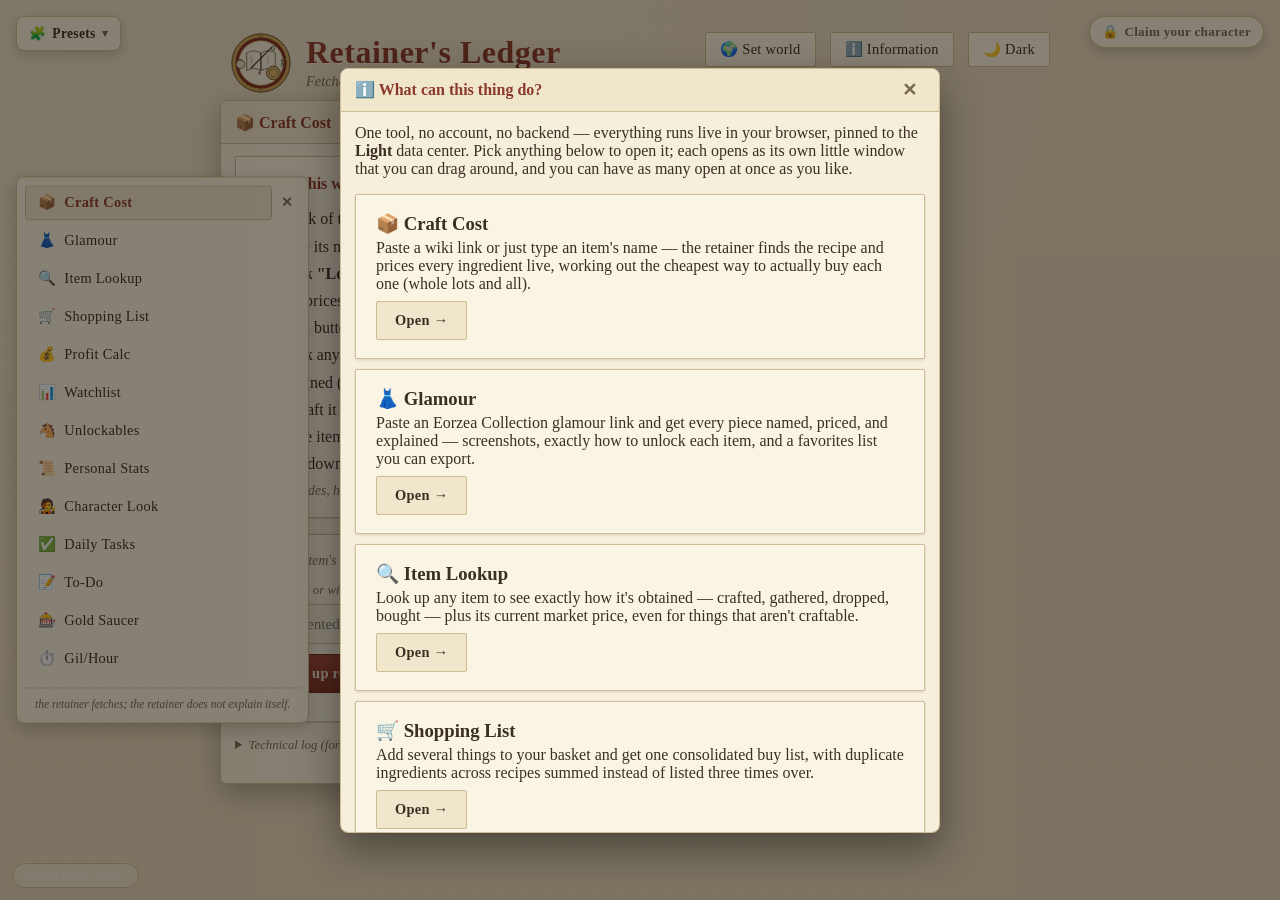
<file: ffxiv.html>
<!DOCTYPE html>
<html lang="en">
<head>
<meta charset="UTF-8">
<meta name="viewport" content="width=device-width, initial-scale=1.0">
<title>Retainer's Ledger</title>
<meta name="description" content="Craft costs, market profit, watchlist and gil per hour for Final Fantasy XIV. One page, no account.">
<meta property="og:type" content="website">
<meta property="og:site_name" content="Jordi Mutsaers">
<meta property="og:title" content="Retainer's Ledger - a crafting and market tool for Final Fantasy XIV">
<meta property="og:description" content="Craft costs, market profit, watchlist and gil per hour for Final Fantasy XIV. One page, no account.">
<meta property="og:url" content="https://jordimutsaers.nl/ffxiv.html">
<meta property="og:image" content="https://jordimutsaers.nl/images/portfolio-og.jpg">
<meta property="og:image:width" content="1200">
<meta property="og:image:height" content="630">
<meta name="twitter:card" content="summary_large_image">

<link rel="icon" href="data:image/svg+xml,%3Csvg xmlns='http://www.w3.org/2000/svg' viewBox='0 0 100 100'%3E%3Ccircle cx='50' cy='50' r='47' fill='%23c9a458' stroke='%235c4322' stroke-width='2'/%3E%3Ccircle cx='50' cy='50' r='42' fill='%237a2b20' stroke='%23c9a458' stroke-width='2'/%3E%3Ccircle cx='50' cy='50' r='36' fill='%23f6efdc' stroke='%23c9a458' stroke-width='1'/%3E%3Cpath d='M27 62 L27 34 Q38 27 50 34 L50 62 Q38 56 27 62 Z' fill='%23f6efdc' stroke='%233a2f22' stroke-width='1.5'/%3E%3Cpath d='M73 62 L73 34 Q62 27 50 34 L50 62 Q62 56 73 62 Z' fill='%23f6efdc' stroke='%233a2f22' stroke-width='1.5'/%3E%3Cpath d='M50 34 L50 62' stroke='%233a2f22' stroke-width='1.5'/%3E%3Cpath d='M49 60 L49 72 L45 67 Z' fill='%238c3a2b'/%3E%3Cline x1='34' y1='58' x2='68' y2='24' stroke='%233a2f22' stroke-width='3' stroke-linecap='round'/%3E%3Cpath d='M68 24 Q76 15 71 30 Q64 29 68 24 Z' fill='%23e8dcc0' stroke='%233a2f22' stroke-width='1.5'/%3E%3Ccircle cx='70' cy='66' r='11' fill='%23d8b46a' stroke='%235c4322' stroke-width='2'/%3E%3Ccircle cx='70' cy='66' r='6.5' fill='none' stroke='%235c4322' stroke-width='1.5'/%3E%3C/svg%3E">
<style>
  :root{
    --bg:#e8dcc0; --paper:#f6efdc; --panel:#faf4e4; --panel2:#f0e6cc;
    --ink:#3a2f22; --dim:#7a6b53; --good:#4a6741; --bad:#8c3a2b;
    --border:#cdbb92; --accent:#8c3a2b; --accent-dim:#6b2c20;
    --noise-light:.25; --noise-line1:.035; --noise-line2:.02;
  }
  /* Dark "paper" — same aged-ledger feel, just lit by lamplight instead of
     daylight: dark leather/walnut tones instead of a flat modern dark mode. */
  html[data-theme="dark"]{
    --bg:#1c1712; --paper:#2a231b; --panel:#31281f; --panel2:#281f17;
    --ink:#e9dcc4; --dim:#a8967a; --good:#7fae72; --bad:#e08268;
    --border:#4d3f2e; --accent:#e0916f; --accent-dim:#c97a58;
    --noise-light:.06; --noise-line1:.05; --noise-line2:.03;
  }

  /* Pixel theme: dark navy, neon accents, blocky type, hard stepped shadows. */
  html[data-theme="pixel"]{
    --bg:#0b0a1e; --paper:#15122e; --panel:#15122e; --panel2:#201b4a;
    --ink:#f2edff; --dim:#aaa2dc; --good:#5bff9a; --bad:#ff6b8b;
    --border:#7a68e8; --accent:#ffd24f; --accent-dim:#ffb23f;
    --noise-light:0; --noise-line1:0; --noise-line2:0;
  }
  html[data-theme="pixel"] *{border-radius:0!important}
  html[data-theme="pixel"] body, html[data-theme="pixel"] button, html[data-theme="pixel"] input, html[data-theme="pixel"] select, html[data-theme="pixel"] textarea{font-family:ui-monospace,"SF Mono",Menlo,Consolas,monospace!important}
  html[data-theme="pixel"] body{
    background-image:repeating-linear-gradient(0deg,rgba(255,255,255,.03) 0 4px,transparent 4px 8px),repeating-linear-gradient(90deg,rgba(255,255,255,.03) 0 4px,transparent 4px 8px);
  }
  html[data-theme="pixel"] h1{text-transform:uppercase;letter-spacing:.08em;text-shadow:3px 3px 0 #6b2bd2}
  html[data-theme="pixel"] .sub{font-style:normal}
  html[data-theme="pixel"] .panel, html[data-theme="pixel"] .tab-panel, html[data-theme="pixel"] .window-launcher{border:3px solid var(--border)!important;box-shadow:6px 6px 0 #000}
  html[data-theme="pixel"] .window-titlebar{border-bottom:3px solid var(--border);background:var(--panel2)}
  html[data-theme="pixel"] .window-title{text-transform:uppercase;letter-spacing:.08em}
  html[data-theme="pixel"] button, html[data-theme="pixel"] .launcher-btn{border-width:3px!important;font-weight:700}
  html[data-theme="pixel"] button:hover{transform:translate(1px,1px)}
  html[data-theme="pixel"] input, html[data-theme="pixel"] select, html[data-theme="pixel"] textarea{border-width:3px!important}

  *{box-sizing:border-box;}
  body{
    margin:0; font-family:Georgia,"Iowan Old Style","Palatino Linotype",Palatino,serif;
    color:var(--ink); min-height:100vh; padding:32px 16px;
    background-color:var(--bg);
    background-image:
      radial-gradient(ellipse at top left, rgba(255,255,255,var(--noise-light)), transparent 60%),
      repeating-linear-gradient(0deg, rgba(120,100,60,var(--noise-line1)) 0px, rgba(120,100,60,var(--noise-line1)) 1px, transparent 1px, transparent 3px),
      repeating-linear-gradient(90deg, rgba(120,100,60,var(--noise-line2)) 0px, rgba(120,100,60,var(--noise-line2)) 1px, transparent 1px, transparent 3px);
    transition: background-color .2s ease, color .2s ease;
  }
  .app{max-width:820px; margin:0 auto;}
  h1{
    font-size:2rem; margin:0 0 2px; color:var(--accent); letter-spacing:.5px; font-weight:700;
    text-shadow:0 1px 0 rgba(255,255,255,.4);
  }
  .sub{color:var(--dim); font-size:.9rem; margin:0 0 24px; line-height:1.5; font-style:italic;}
  .panel{
    background:var(--panel); border:1px solid var(--border); border-radius:2px; padding:18px 20px; margin-bottom:16px;
    box-shadow:0 1px 3px rgba(58,47,34,.15), 0 0 0 1px rgba(255,255,255,.3) inset;
  }
  .row{display:flex; gap:8px; flex-wrap:wrap; margin-bottom:10px;}
  .row > input{flex:1; min-width:220px;}
  input[type=text], input{
    background:var(--paper); border:1px solid var(--border); color:var(--ink);
    padding:10px 12px; border-radius:2px; font-size:.95rem; font-family:inherit;
  }
  input:focus{outline:none; border-color:var(--accent-dim);}
  select{
    background:var(--paper); border:1px solid var(--border); color:var(--ink);
    padding:10px 12px; border-radius:2px; font-size:.95rem; width:100%; font-family:inherit;
  }
  button{
    background:linear-gradient(180deg,#a1483a,#7d3226); border:1px solid var(--accent-dim); color:#f6efdc; font-weight:700;
    padding:10px 18px; border-radius:2px; cursor:pointer; font-size:.9rem; white-space:nowrap;
    font-family:inherit; letter-spacing:.3px;
  }
  button:hover{filter:brightness(1.08);}
  button:disabled{opacity:.5; cursor:not-allowed;}
  label{display:block; font-size:.8rem; color:var(--dim); margin-bottom:6px; font-style:italic;}
  .field{flex:1; min-width:220px;}
  .hidden{display:none !important;}
  #log{
    background:var(--panel2); border:1px solid var(--border); border-radius:2px; padding:10px 14px;
    font-family:"Courier New",monospace; font-size:.76rem; color:var(--dim); max-height:160px;
    overflow-y:auto; white-space:pre-wrap; margin-bottom:16px;
  }
  #log:empty{display:none;}
  .log-err{color:var(--bad);}
  table{width:100%; border-collapse:collapse; font-size:.92rem;}
  /* A too-wide table (long ingredient names, badges, etc.) scrolls sideways
     inside its own row instead of stretching the whole floating window. */
  .table-scroll{overflow-x:auto; max-width:100%;}
  .table-scroll table{width:100%; min-width:480px;}
  th, td{text-align:left; padding:10px 8px; border-bottom:1px solid var(--border);}
  th{color:var(--accent); font-weight:700; font-size:.78rem; text-transform:uppercase; letter-spacing:.5px;}
  td.num, th.num{text-align:right; font-variant-numeric:tabular-nums;}
  .prohibited{color:var(--bad); font-style:italic;}
  .nolistings{color:var(--dim); font-style:italic;}
  .world-tag{font-size:.75rem; color:var(--dim); font-style:italic;}
  .total-row td{border-top:2px solid var(--accent-dim); border-bottom:none; font-weight:700; padding-top:14px;}
  .recipe-meta{color:var(--dim); font-size:.85rem; margin:6px 0 14px; font-style:italic;}
  .footer-note{
    font-size:.72rem; color:var(--dim); line-height:1.4; text-align:center; font-style:italic;
    border-top:1px dashed var(--border); margin:8px 0 0; padding:8px 10px 2px;
  }
  a{color:var(--accent);}

  details.panel summary{cursor:pointer; font-weight:700; color:var(--accent); list-style:none;}
  details.panel summary::-webkit-details-marker{display:none;}
  details.panel summary::before{content:"▸ "; font-size:.85em;}
  details.panel[open] summary::before{content:"▾ "; }
  details.panel ol{margin:12px 0 4px; padding-left:22px; line-height:1.7;}
  details.panel[open] summary{margin-bottom:4px; display:block;}
  .tech-log-details summary{font-size:.8rem; color:var(--dim); font-style:italic;}
  .tech-log-details{background:transparent; border:none; box-shadow:none; padding:0; margin-bottom:16px;}
  .tech-log-details[open] summary{margin-bottom:8px;}

  .warn-banner{border-color:var(--bad) !important; border-width:2px !important;}
  .warn-banner p{margin:0; line-height:1.5;}

  .friendly-status{
    display:flex; align-items:center; gap:12px; padding:14px 18px; margin-bottom:16px;
    background:var(--panel); border:1px dashed var(--accent-dim); border-radius:2px;
    font-style:italic; color:var(--ink);
  }
  .spinner-emoji{
    font-size:1.6rem; display:inline-block; animation:spin-wobble 1.1s ease-in-out infinite;
  }
  @keyframes spin-wobble{
    0%{transform:rotate(0deg) scale(1);}
    50%{transform:rotate(180deg) scale(1.15);}
    100%{transform:rotate(360deg) scale(1);}
  }

  .error-card{border-color:var(--bad) !important; border-width:2px !important;}
  .error-card .funny-line{font-size:1.02rem; margin:0 0 12px; font-style:italic;}
  button.secondary{
    background:var(--panel2); color:var(--ink); border:1px solid var(--border);
  }
  .copy-confirm{color:var(--good); font-style:italic; font-size:.85rem; align-self:center;}

  .brand-row{display:flex; align-items:center; gap:14px; margin-bottom:2px;}
  .brand-row svg{flex-shrink:0;}
  .brand-text{flex:1;}
  .brand-text h1{margin:0;}
  #themeToggleBtn, #infoBtn, #worldSettingsBtn{
    background:var(--panel); border:1px solid var(--border); color:var(--ink);
    font-weight:400; padding:8px 14px; align-self:flex-start;
  }
  #themeToggleBtn:hover, #infoBtn:hover, #worldSettingsBtn:hover{border-color:var(--accent-dim); color:var(--accent);}

  .settings-popover{
    position:fixed; z-index:9200; background:var(--paper); border:1px solid var(--border);
    border-radius:6px; box-shadow:0 8px 24px rgba(0,0,0,.25); padding:14px;
    width:340px; max-width:calc(100vw - 32px);
  }
  .settings-popover.hidden{display:none;}

  /* --- Floating windows: every page is its own draggable, closable window,
     opened/closed from the launcher sidebar. Several can be open at once. --- */
  .window-launcher{
    position:fixed; left:16px; top:50%; transform:translateY(-50%); z-index:9000;
    display:flex; flex-direction:column; gap:3px;
    background:var(--panel); border:1px solid var(--border); border-radius:8px;
    padding:8px; box-shadow:0 6px 18px rgba(0,0,0,.22); max-height:80vh; overflow-y:auto;
  }
  .launcher-btn{
    display:flex; align-items:center; gap:8px; background:transparent; border:1px solid transparent;
    color:var(--ink); font-weight:400; padding:8px 12px; border-radius:4px; text-align:left; white-space:nowrap;
  }
  .launcher-btn:hover{border-color:var(--border); background:var(--panel2);}
  .launcher-btn.open{color:var(--accent); font-weight:700; background:var(--panel2); border-color:var(--border);}

  /* Row wrapper for a launcher entry that also has a close-from-sidebar button
     (only the per-window toggle buttons get one — presets/reset don't). The
     close ✕ only becomes visible/clickable once its window is actually open,
     so the sidebar doesn't get cluttered with dead ✕s for closed windows. */
  .launcher-row{display:flex; align-items:stretch; gap:2px;}
  .launcher-row .launcher-btn{flex:1; min-width:0;}
  .launcher-row .launcher-btn span{overflow:hidden; text-overflow:ellipsis;}
  .launcher-close-x{
    display:flex; align-items:center; justify-content:center;
    background:transparent; border:1px solid transparent; color:var(--dim);
    font-size:.85rem; line-height:1; width:0; padding:8px 0; border-radius:4px;
    cursor:pointer; opacity:0; pointer-events:none; overflow:hidden;
    transition:opacity .1s ease, width .1s ease;
  }
  .launcher-row .launcher-btn.open ~ .launcher-close-x{
    width:26px; padding:8px 6px; opacity:1; pointer-events:auto;
  }
  .launcher-close-x:hover{color:var(--bad); background:var(--panel2); border-color:var(--border);}

  /* --- Presets dropdown: sits directly above the launcher sidebar (same
     left edge, higher up) instead of cluttering that list with a growing
     pile of layout buttons. --- */
  .presets-dropdown{position:fixed; top:16px; left:16px; z-index:9100;}
  .presets-dropdown-btn{
    display:flex; align-items:center; gap:6px; background:var(--panel); border:1px solid var(--border);
    color:var(--ink); font-size:.85rem; padding:8px 12px; border-radius:8px; white-space:nowrap;
    box-shadow:0 4px 12px rgba(0,0,0,.18);
  }
  .presets-dropdown-btn:hover{border-color:var(--accent-dim); color:var(--accent);}
  .presets-caret{font-size:.7rem; opacity:.7;}
  .presets-menu{
    position:absolute; top:calc(100% + 6px); left:0; min-width:230px;
    background:var(--paper); border:1px solid var(--border); border-radius:8px;
    box-shadow:0 10px 26px rgba(0,0,0,.28); padding:6px; z-index:9100;
    display:flex; flex-direction:column; gap:2px;
  }
  .presets-menu.hidden{display:none;}
  .presets-menu-item{
    display:flex; align-items:center; gap:8px; background:transparent; border:1px solid transparent;
    color:var(--ink); font-weight:400; padding:8px 10px; border-radius:4px; text-align:left; white-space:nowrap; width:100%;
  }
  .presets-menu-item:hover{border-color:var(--border); background:var(--panel2); color:var(--accent);}
  .presets-menu-divider{border-top:1px dashed var(--border); margin:4px 2px;}
  .presets-reset-item{color:var(--dim); font-size:.9rem;}

  .tab-panel{
    position:fixed; top:100px; left:220px; width:560px;
    min-width:280px; min-height:160px;
    max-width:calc(100vw - 32px); max-height:calc(100vh - 32px);
    background:var(--paper); border:1px solid var(--border); border-radius:6px;
    box-shadow:0 10px 28px rgba(0,0,0,.28); overflow:auto; z-index:100; padding:14px;
    resize:both;
  }
  .window-titlebar{
    position:sticky; top:-14px; margin:-14px -14px 12px; z-index:2;
    display:flex; align-items:center; justify-content:space-between; gap:8px;
    padding:10px 14px; background:var(--panel2); border-bottom:1px solid var(--border);
    cursor:move; touch-action:none; user-select:none;
  }
  .window-title{font-weight:700; color:var(--accent);}
  .window-close-btn{
    background:transparent; border:none; color:var(--dim); font-size:1.15rem; line-height:1;
    padding:2px 8px; cursor:pointer; border-radius:3px;
  }
  .window-close-btn:hover{color:var(--bad); background:var(--panel);}

  @media (max-width:900px){
    .window-launcher{
      position:static; flex-direction:row; flex-wrap:wrap; width:auto;
      margin-bottom:16px; max-height:none; transform:none;
    }
    .presets-dropdown{position:static; margin-bottom:12px; display:inline-block;}
    .tab-panel{
      position:static !important; width:100% !important; max-width:100% !important;
      max-height:none !important; margin-bottom:16px; box-shadow:none; resize:none;
    }
    .window-titlebar{cursor:default;}
  }

  /* --- Information modal: a plain centered pop-up (not a draggable window)
     explaining what every page does. --- */
  .info-modal-backdrop{
    position:fixed; inset:0; background:rgba(20,15,8,.5); z-index:9500;
    display:flex; align-items:center; justify-content:center; padding:20px;
  }
  .info-modal-backdrop.hidden{display:none;}
  .info-modal{
    background:var(--paper); border:1px solid var(--border); border-radius:8px;
    width:600px; max-width:100%; max-height:85vh; overflow-y:auto;
    box-shadow:0 16px 40px rgba(0,0,0,.4); padding:14px;
  }
  .info-feature-card{margin-bottom:10px;}
  .info-feature-card:last-of-type{margin-bottom:14px;}

  .ing-name-btn{
    background:none; border:none; padding:0; color:var(--ink); font-family:inherit; font-size:inherit;
    text-align:left; cursor:pointer; text-decoration:underline dotted; text-underline-offset:3px;
  }
  .ing-name-btn:hover{color:var(--accent);}
  .ing-detail-row td{background:var(--panel2); padding:10px 14px; border-bottom:1px solid var(--border);}
  .acq-tags{display:flex; flex-wrap:wrap; gap:6px; margin-bottom:6px;}
  .acq-tag{
    display:inline-block; background:var(--paper); border:1px solid var(--border); color:var(--ink);
    font-size:.75rem; padding:3px 9px; border-radius:12px; font-style:italic;
  }
  .acq-link{font-size:.78rem;}
  .outlier-tag{
    display:inline-block; background:var(--paper); border:1px solid var(--bad); color:var(--bad);
    font-size:.72rem; padding:1px 7px; border-radius:10px; font-style:italic; margin-left:4px; cursor:help;
  }
  .mini-table{margin:8px 0 0; font-size:.82rem;}
  .mini-table th, .mini-table td{padding:6px 8px;}
  .blended-tag{
    display:inline-block; background:var(--paper); border:1px solid var(--accent); color:var(--accent);
    font-size:.72rem; padding:1px 7px; border-radius:10px; font-style:italic; margin-left:4px; cursor:help;
  }
  .treasure-tag{
    display:inline-block; background:var(--paper); border:1px solid var(--accent); color:var(--accent);
    font-size:.72rem; padding:1px 7px; border-radius:10px; font-style:italic; margin-left:6px; cursor:help;
  }
  .price-cell{ vertical-align:top; }
  .price-main{ font-variant-numeric:tabular-nums; white-space:nowrap; }
  .price-badges{
    display:flex; justify-content:flex-end; flex-wrap:wrap; gap:4px; margin-top:5px;
  }
  .price-badges .outlier-tag, .price-badges .blended-tag{ margin-left:0; }
  .section-row td{
    padding-top:18px; padding-bottom:6px; font-weight:700; color:var(--accent);
    text-transform:uppercase; font-size:.76rem; letter-spacing:.6px;
    border-bottom:1px solid var(--border);
  }

  .lookup-result{margin-top:4px;}
  .lookup-result h3{margin:0 0 4px;}

  /* Basket used to permanently camp the top-right corner even when empty and
     completely unrelated to whatever you were doing. Now it lives bottom-right
     (top-right belongs to the claimed-character badge) and only appears at all
     once it actually has something in it — see updateBasketBarVisibility(). */
  #basketBar{
    position:fixed; bottom:16px; right:16px; z-index:9000; width:280px;
    max-width:calc(100vw - 32px); max-height:70vh; overflow-y:auto;
  }
  #basketBar.hidden{display:none;}
  @media (max-width:900px){
    #basketBar{position:static; width:auto; max-height:none; margin-bottom:16px;}
  }

  /* --- Claimed character badge: a lightweight "logged in as" indicator.
     Top-right, always in the DOM — its own innerHTML swaps between a subtle
     "claim your character" invite and the real avatar+name badge once one is
     claimed, so no separate hidden/visible states to keep in sync. --- */
  .claimed-badge{
    position:fixed; top:16px; right:16px; z-index:9200;
  }
  .claimed-login-btn{
    display:flex; align-items:center; gap:6px; background:var(--panel); border:1px solid var(--border);
    color:var(--dim); font-size:.82rem; padding:7px 12px; border-radius:20px; white-space:nowrap;
    box-shadow:0 4px 12px rgba(0,0,0,.18);
  }
  .claimed-login-btn:hover{color:var(--accent); border-color:var(--accent-dim);}
  .claimed-badge-btn{
    display:flex; align-items:center; gap:8px; background:var(--panel); border:1px solid var(--border);
    padding:5px 14px 5px 5px; border-radius:20px; box-shadow:0 4px 12px rgba(0,0,0,.18); color:var(--ink);
  }
  .claimed-badge-btn:hover{border-color:var(--accent-dim);}
  .claimed-badge-avatar{
    width:32px; height:32px; border-radius:50%; object-fit:cover; flex-shrink:0; background:var(--panel2);
    border:1px solid var(--border);
  }
  .claimed-badge-avatar-fallback{display:flex; align-items:center; justify-content:center; font-size:1rem;}
  .claimed-badge-name{font-weight:700; color:var(--accent); white-space:nowrap; max-width:160px; overflow:hidden; text-overflow:ellipsis;}
  .claimed-badge-popover{
    position:absolute; top:calc(100% + 8px); right:0; width:230px;
    background:var(--paper); border:1px solid var(--border); border-radius:8px;
    box-shadow:0 10px 26px rgba(0,0,0,.28); padding:12px; z-index:9200;
  }
  .claimed-badge-popover.hidden{display:none;}
  .basket-item{
    display:flex; justify-content:space-between; align-items:center; gap:10px;
    padding:8px 0; border-bottom:1px dashed var(--border); font-size:.9rem;
  }
  .basket-item:last-child{border-bottom:none;}
  .basket-remove{padding:2px 8px; font-size:.75rem;}
  .basket-controls{display:flex; align-items:center; gap:6px;}
  .qty-btn{padding:2px 9px; font-size:.85rem; line-height:1;}
  .basket-qty{min-width:1.4em; text-align:center; font-variant-numeric:tabular-nums;}
  #basketTotal{color:var(--dim); font-weight:400; font-style:italic;}

  .recent-strip{
    margin-top:12px; padding-top:10px; border-top:1px dashed var(--border);
    display:flex; flex-wrap:wrap; align-items:center; gap:6px;
  }
  .recent-label{font-size:.78rem; color:var(--dim); font-style:italic; margin-right:2px;}
  .recent-chip{
    background:var(--paper); border:1px solid var(--border); color:var(--ink);
    font-family:inherit; font-size:.78rem; padding:4px 11px; border-radius:12px;
    cursor:pointer; font-style:italic;
  }
  .recent-chip:hover{border-color:var(--accent-dim); color:var(--accent);}
  .fav-chip-wrap{display:inline-flex; align-items:center; gap:2px;}
  .fav-thumb{width:16px; height:16px; object-fit:cover; border-radius:3px; margin-right:5px; vertical-align:middle;}
  .fav-remove{
    background:transparent; border:1px solid var(--border); color:var(--dim);
    font-family:inherit; font-size:.7rem; padding:3px 7px; border-radius:10px; cursor:pointer;
  }
  .fav-remove:hover{border-color:var(--bad); color:var(--bad);}
  #glamourFavoriteToggleBtn.active-fav{background:var(--accent); color:var(--paper); border-color:var(--accent);}
  button.active-fav{background:var(--accent); color:var(--paper); border-color:var(--accent);}
  .fav-type-tag{font-size:.68rem; opacity:.75; margin-right:2px;}

  .watch-controls{display:flex; flex-wrap:wrap; align-items:center; gap:5px; margin-top:6px;}
  .watch-alert-input{
    width:110px; padding:4px 8px; font-size:.78rem; background:var(--paper);
    border:1px solid var(--border); color:var(--ink); border-radius:2px; font-family:inherit;
  }
  .watch-controls button{padding:4px 9px; font-size:.72rem;}
  .watch-memory{font-size:.76rem; color:var(--dim); font-style:italic; margin:4px 0 0;}
  .watch-memory.up{color:var(--bad);}
  .watch-memory.down{color:var(--good);}

  #watchAlertBanner{
    background:var(--panel2); border:2px solid var(--bad); border-radius:2px;
    padding:14px 18px; margin-bottom:16px; color:var(--ink);
  }

  .stat-grid{display:grid; grid-template-columns:repeat(auto-fit, minmax(110px, 1fr)); gap:10px; text-align:center;}
  .stat-cell{background:var(--panel2); border:1px solid var(--border); border-radius:2px; padding:10px 6px;}
  .stat-num{font-size:1.4rem; font-weight:700; color:var(--accent); font-variant-numeric:tabular-nums;}
  .stat-label{font-size:.72rem; color:var(--dim); font-style:italic; margin-top:2px;}

  .economy-grid{display:grid; grid-template-columns:repeat(auto-fit, minmax(200px, 1fr)); gap:16px;}
  .economy-grid h4{color:var(--accent); font-size:.85rem; text-transform:uppercase; letter-spacing:.4px;}

  /* --- Watchlist dashboard: same color scheme as the rest of the app, but a
     denser stock-ticker layout instead of the shared table styling. Scoped
     entirely under #tabWatch so nothing else on the page is affected. --- */
  .watch-subtabs{display:flex; gap:4px; margin-bottom:14px; border-bottom:2px solid var(--border);}
  .watch-subtab-btn{
    background:transparent; border:1px solid transparent; border-bottom:none; color:var(--dim);
    font-weight:400; padding:8px 16px 9px; border-radius:2px 2px 0 0; font-size:.85rem;
  }
  .watch-subtab-btn.active{
    background:var(--panel); border-color:var(--border); color:var(--accent); font-weight:700;
    margin-bottom:-2px; border-bottom:2px solid var(--panel);
  }
  .ticker-list{display:flex; flex-direction:column; gap:2px;}
  .ticker-row{
    display:grid; grid-template-columns:minmax(140px,2.2fr) minmax(90px,1.1fr) minmax(70px,.8fr) auto;
    align-items:center; gap:12px; padding:11px 14px; background:var(--panel);
    border:1px solid var(--border); border-radius:2px;
  }
  .ticker-row + .ticker-row{margin-top:-1px;}
  .ticker-row.alert-firing{border-color:var(--bad); box-shadow:0 0 0 1px var(--bad) inset;}
  .ticker-name{min-width:0;}
  .ticker-name a{font-weight:700;}
  .ticker-badges{margin-top:3px; display:flex; flex-wrap:wrap; gap:4px;}
  .ticker-price{text-align:right; font-variant-numeric:tabular-nums;}
  .ticker-price-num{font-size:1.1rem; font-weight:700; color:var(--ink);}
  .ticker-price-meta{font-size:.7rem; color:var(--dim); font-style:italic; white-space:nowrap;}
  .ticker-change{text-align:right; font-weight:700; font-variant-numeric:tabular-nums; white-space:nowrap;}
  .ticker-change.up{color:var(--bad);}
  .ticker-change.down{color:var(--good);}
  .ticker-change.flat{color:var(--dim); font-weight:400; font-style:italic;}
  .ticker-actions{display:flex; gap:4px; justify-self:end;}
  .ticker-icon-btn{
    background:var(--panel2); border:1px solid var(--border); color:var(--dim);
    padding:6px 9px; font-size:.8rem; border-radius:2px;
  }
  .ticker-icon-btn:hover{border-color:var(--accent-dim); color:var(--accent);}
  .ticker-icon-btn.active{background:var(--accent); color:var(--paper); border-color:var(--accent);}
  .ticker-expand{
    display:none; background:var(--panel2); border:1px solid var(--border); border-top:none;
    border-radius:0 0 2px 2px; padding:14px; margin-top:-3px; margin-bottom:1px;
  }
  .ticker-expand.open{display:block;}
  .ticker-expand-section + .ticker-expand-section{margin-top:12px; padding-top:12px; border-top:1px dashed var(--border);}
  @media (max-width:640px){
    .ticker-row{grid-template-columns:1fr; text-align:left; gap:6px;}
    .ticker-price, .ticker-change{text-align:left;}
    .ticker-actions{justify-self:start;}
  }

  .unlock-grid{
    display:grid; grid-template-columns:repeat(auto-fill, minmax(120px, 1fr)); gap:8px;
  }
  .unlock-card{
    display:flex; flex-direction:column; align-items:center; gap:6px;
    background:var(--panel); border:1px solid var(--border); border-radius:2px;
    padding:10px 6px; color:var(--ink); text-align:center;
    min-width:0; max-width:100%; overflow:hidden; box-sizing:border-box;
  }
  .unlock-card:hover{border-color:var(--accent-dim); color:var(--accent);}
  .unlock-card img{width:48px; height:48px; object-fit:contain; max-width:100%;}
  .unlock-card span{
    font-size:.78rem; line-height:1.2; width:100%;
    overflow-wrap:break-word; word-break:break-word; hyphens:auto;
  }
  .unlock-card-price{
    font-size:.72rem !important; font-weight:700; color:var(--good);
    font-variant-numeric:tabular-nums; font-style:italic;
  }
  .unlock-detail img{background:var(--panel2);}
  .triad-stat-grid{
    display:grid; grid-template-columns:repeat(3, 32px); grid-template-rows:repeat(3, 32px);
    gap:2px; margin:10px 0; justify-content:start;
  }
  .triad-stat{
    display:flex; align-items:center; justify-content:center;
    background:var(--panel); border:1px solid var(--border); border-radius:3px;
    font-weight:700; color:var(--accent);
  }
  .task-list{display:flex; flex-direction:column; gap:4px;}
  .task-row{
    display:flex; align-items:center; gap:8px; padding:6px 8px;
    background:var(--panel); border:1px solid var(--border); border-radius:4px; cursor:pointer;
  }
  .task-row span{flex:1;}
  .task-row.task-done span{ text-decoration:line-through; color:var(--dim); }
  .task-remove{
    background:transparent; border:1px solid var(--border); color:var(--dim);
    font-family:inherit; font-size:.7rem; padding:2px 7px; border-radius:10px; cursor:pointer; flex-shrink:0;
  }
  .task-remove:hover{border-color:var(--bad); color:var(--bad);}
  .reminder-banner{border-color:var(--accent-dim) !important; border-width:2px !important;}
  .reminder-banner-actions{display:flex; flex-wrap:wrap; gap:6px; margin-top:8px;}
  .cactpot-grid{
    display:grid; grid-template-columns:repeat(3, 64px); grid-template-rows:repeat(3, 64px);
    gap:6px; margin-bottom:10px;
  }
  .cactpot-cell{
    display:flex; align-items:center; justify-content:center;
    font-size:1.4rem; font-weight:700; font-family:inherit;
    background:var(--panel); border:2px solid var(--border); border-radius:6px;
    color:var(--dim); cursor:pointer; padding:0;
  }
  .cactpot-cell:hover{border-color:var(--accent-dim);}
  .cactpot-cell.revealed{color:var(--accent); border-color:var(--accent-dim); background:var(--panel2);}
  .cactpot-cell.recommended{
    border-color:var(--good); background:var(--good); color:var(--paper);
    box-shadow:0 0 0 2px var(--good) inset;
  }
  .cactpot-cell.recommended:hover{opacity:.9;}
  .cactpot-picker-numbers{display:flex; flex-wrap:wrap; gap:6px;}
  .cactpot-num-btn{width:38px; height:38px; padding:0; font-size:1rem; font-weight:700;}
  tr.cactpot-best-line td{color:var(--good); font-weight:700;}
  .char-result-card{
    display:flex; align-items:center; gap:10px; width:100%; text-align:left;
    background:var(--panel); border:1px solid var(--border); border-radius:4px;
    padding:8px 10px; color:var(--ink); margin-bottom:6px;
  }
  .char-result-card:hover{border-color:var(--accent-dim); color:var(--accent);}
  .char-result-card img{width:32px; height:32px; border-radius:3px; object-fit:cover; flex-shrink:0; background:var(--panel2);}
  .char-portrait{width:100%; max-width:280px; border:1px solid var(--border); border-radius:6px; display:block; background:var(--panel2);}

  .gil-method-card{margin-bottom:10px;}
  .gil-rate{font-weight:700; font-size:1.15rem; color:var(--good); white-space:nowrap; flex-shrink:0;}
  .gil-rate-unknown{color:var(--dim); font-weight:400; font-size:1rem;}
  .palette-backdrop{
    position:fixed; inset:0; background:rgba(20,15,8,.5); z-index:9800;
    display:flex; align-items:flex-start; justify-content:center; padding:10vh 20px;
  }
  .palette-backdrop.hidden{display:none;}
  .palette{
    background:var(--paper); border:1px solid var(--border); border-radius:8px;
    width:560px; max-width:100%; max-height:70vh; overflow:hidden;
    box-shadow:0 20px 50px rgba(0,0,0,.45); display:flex; flex-direction:column;
  }
  #paletteInput{
    width:100%; box-sizing:border-box; padding:14px 16px; font-size:1rem;
    background:var(--paper); border:none; border-bottom:1px solid var(--border);
    color:var(--ink); font-family:inherit;
  }
  #paletteInput:focus{outline:none;}
  .palette-results{overflow-y:auto; max-height:calc(70vh - 54px); padding:6px;}
  .palette-row{
    display:flex; align-items:center; gap:10px; width:100%; text-align:left;
    background:transparent; border:none; color:var(--ink); font-family:inherit;
    padding:9px 10px; border-radius:5px; cursor:pointer; font-size:.9rem;
  }
  .palette-row .palette-tag{margin-left:auto; font-size:.7rem; color:var(--dim); font-style:italic; flex-shrink:0;}
  .palette-row.active, .palette-row:hover{background:var(--panel2); color:var(--accent);}
  .palette-section-label{
    font-size:.68rem; text-transform:uppercase; letter-spacing:.5px; color:var(--dim);
    padding:8px 10px 2px;
  }
  .palette-empty{padding:16px; color:var(--dim); font-style:italic; font-size:.85rem;}

  /* --- Moogle easter egg: rarely flies across the screen, purely for fun. --- */
  .moogle-egg{
    position:fixed; left:-60px; width:46px; height:46px; z-index:9999;
    cursor:pointer; animation-name:moogleFly; animation-timing-function:linear; animation-fill-mode:forwards;
    filter:drop-shadow(0 2px 4px rgba(0,0,0,.25));
  }
  .moogle-egg.caught{animation-play-state:paused;}
  @keyframes moogleFly{
    0%{ left:-60px; transform:translateY(0); }
    50%{ transform:translateY(-14px); }
    100%{ left:calc(100vw + 60px); transform:translateY(0); }
  }
  .moogle-bubble{
    position:fixed; background:var(--panel); border:1px solid var(--accent-dim); color:var(--ink);
    padding:10px 14px; border-radius:8px; font-size:.82rem; max-width:230px; z-index:10000;
    box-shadow:0 4px 14px rgba(0,0,0,.3); font-style:italic;
  }
</style>
<script>
  // Applied immediately (before the rest of the page renders) so switching
  // back to a saved dark-mode preference doesn't flash light-mode first.
  try{
    var __t = localStorage.getItem('lycaas_theme');
    if (__t === 'dark' || __t === 'pixel'){
      document.documentElement.setAttribute('data-theme', __t);
    }
  }catch(e){}
</script>
</head>
<body>
<div class="app">
  <div class="brand-row">
    <svg width="62" height="62" viewBox="0 0 100 100" xmlns="http://www.w3.org/2000/svg" aria-hidden="true">
      <!-- outer gold ring / dark red ring / cream medallion face -->
      <circle cx="50" cy="50" r="47" fill="#c9a458" stroke="#5c4322" stroke-width="1.5"/>
      <circle cx="50" cy="50" r="42" fill="#7a2b20" stroke="#c9a458" stroke-width="1.5"/>
      <circle cx="50" cy="50" r="36" fill="#f6efdc" stroke="#c9a458" stroke-width="1"/>
      <!-- top / bottom finials -->
      <path d="M50 2 L53 8 L50 7 L47 8 Z" fill="#c9a458" stroke="#5c4322" stroke-width="0.5"/>
      <path d="M50 98 L53 92 L50 93 L47 92 Z" fill="#c9a458" stroke="#5c4322" stroke-width="0.5"/>
      <!-- coin pouch, left -->
      <circle cx="17" cy="52" r="7" fill="#e8dcc0" stroke="#3a2f22" stroke-width="1"/>
      <path d="M14 46 Q17 43 20 46" fill="none" stroke="#3a2f22" stroke-width="1"/>
      <!-- sprig, right -->
      <path d="M83 44 Q86 50 83 56 M83 47 Q88 46 89 43 M83 51 Q88 52 89 55" fill="none" stroke="#4a6741" stroke-width="1.3" stroke-linecap="round"/>
      <!-- open book -->
      <path d="M27 62 L27 34 Q38 27 50 34 L50 62 Q38 56 27 62 Z" fill="#f6efdc" stroke="#3a2f22" stroke-width="1"/>
      <path d="M73 62 L73 34 Q62 27 50 34 L50 62 Q62 56 73 62 Z" fill="#f6efdc" stroke="#3a2f22" stroke-width="1"/>
      <path d="M33 38 Q37 44 34 50 M63 38 Q59 44 62 50" fill="none" stroke="#4a6741" stroke-width="1" opacity="0.7"/>
      <path d="M50 34 L50 62" stroke="#3a2f22" stroke-width="1"/>
      <path d="M49 60 L49 70 L46 66 Z" fill="#8c3a2b"/>
      <!-- quill crossing the book -->
      <line x1="34" y1="58" x2="68" y2="24" stroke="#3a2f22" stroke-width="2" stroke-linecap="round"/>
      <path d="M68 24 Q76 15 71 30 Q64 29 68 24 Z" fill="#e8dcc0" stroke="#3a2f22" stroke-width="1"/>
      <!-- gold coin -->
      <circle cx="70" cy="66" r="11" fill="#d8b46a" stroke="#5c4322" stroke-width="1.5"/>
      <circle cx="70" cy="66" r="6.5" fill="none" stroke="#5c4322" stroke-width="1"/>
    </svg>
    <div class="brand-text">
      <h1>Retainer's Ledger</h1>
      <p class="sub" style="margin:0;">Fetches material prices, so you know what it'll cost to craft.</p>
    </div>
    <button id="worldSettingsBtn" type="button" class="secondary" title="Set your home world (Light data center)">🌍 <span id="worldSettingsBtnLabel">Set world</span></button>
    <button id="infoBtn" type="button" class="secondary" title="What can this thing do?">ℹ️ Information</button>
    <button id="themeToggleBtn" type="button" title="Switch theme: light, dark, pixel">🌙 Dark</button>
  </div>

  <div id="worldSettingsPopover" class="settings-popover hidden">
    <div class="row" style="align-items:flex-end; margin-bottom:0;">
      <div class="field" style="max-width:200px;">
        <label for="homeWorldSelect">Your world (Light)</label>
        <select id="homeWorldSelect">
          <option value="">— not set —</option>
          <option value="Alpha">Alpha</option>
          <option value="Lich">Lich</option>
          <option value="Odin">Odin</option>
          <option value="Phoenix">Phoenix</option>
          <option value="Raiden">Raiden</option>
          <option value="Shiva">Shiva</option>
          <option value="Twintania">Twintania</option>
          <option value="Zodiark">Zodiark</option>
        </select>
      </div>
      <label style="display:flex; align-items:center; gap:6px; cursor:pointer; padding-bottom:9px;">
        <input type="checkbox" id="homeWorldOnlyToggle">
        <span class="recipe-meta" style="margin:0;">Only price what's on my world — no data-center travel</span>
      </label>
    </div>
  </div>

  <div class="window-launcher" id="windowLauncher">
    <div class="launcher-row"><button class="launcher-btn" type="button" data-win="craft">📦 <span>Craft Cost</span></button><button class="launcher-close-x" type="button" data-win="craft" title="Close">✕</button></div>
    <div class="launcher-row"><button class="launcher-btn" type="button" data-win="glamour">👗 <span>Glamour</span></button><button class="launcher-close-x" type="button" data-win="glamour" title="Close">✕</button></div>
    <div class="launcher-row"><button class="launcher-btn" type="button" data-win="lookup">🔍 <span>Item Lookup</span></button><button class="launcher-close-x" type="button" data-win="lookup" title="Close">✕</button></div>
    <div class="launcher-row"><button class="launcher-btn" type="button" data-win="shopping">🛒 <span>Shopping List</span></button><button class="launcher-close-x" type="button" data-win="shopping" title="Close">✕</button></div>
    <div class="launcher-row"><button class="launcher-btn" type="button" data-win="profit">💰 <span>Profit Calc</span></button><button class="launcher-close-x" type="button" data-win="profit" title="Close">✕</button></div>
    <div class="launcher-row"><button class="launcher-btn" type="button" data-win="watch">📊 <span>Watchlist</span></button><button class="launcher-close-x" type="button" data-win="watch" title="Close">✕</button></div>
    <div class="launcher-row"><button class="launcher-btn" type="button" data-win="unlockables">🐴 <span>Unlockables</span></button><button class="launcher-close-x" type="button" data-win="unlockables" title="Close">✕</button></div>
    <div class="launcher-row"><button class="launcher-btn" type="button" data-win="personalStats">📜 <span>Personal Stats</span></button><button class="launcher-close-x" type="button" data-win="personalStats" title="Close">✕</button></div>
    <div class="launcher-row"><button class="launcher-btn" type="button" data-win="characterLook">🧑‍🎤 <span>Character Look</span></button><button class="launcher-close-x" type="button" data-win="characterLook" title="Close">✕</button></div>
    <div class="launcher-row"><button class="launcher-btn" type="button" data-win="dailyTasks">✅ <span>Daily Tasks</span></button><button class="launcher-close-x" type="button" data-win="dailyTasks" title="Close">✕</button></div>
    <div class="launcher-row"><button class="launcher-btn" type="button" data-win="todo">📝 <span>To-Do</span></button><button class="launcher-close-x" type="button" data-win="todo" title="Close">✕</button></div>
    <div class="launcher-row"><button class="launcher-btn" type="button" data-win="goldSaucer">🎰 <span>Gold Saucer</span></button><button class="launcher-close-x" type="button" data-win="goldSaucer" title="Close">✕</button></div>
    <div class="launcher-row"><button class="launcher-btn" type="button" data-win="gilHour">⏱️ <span>Gil/Hour</span></button><button class="launcher-close-x" type="button" data-win="gilHour" title="Close">✕</button></div>
    <p class="footer-note" id="footerNote">the retainer fetches; the retainer does not explain itself.</p>
  </div>

  <div class="presets-dropdown" id="presetsDropdown">
    <button type="button" id="presetsDropdownBtn" class="presets-dropdown-btn">🧩 <span>Presets</span> <span class="presets-caret">▾</span></button>
    <div class="presets-menu hidden" id="presetsMenu">
      <button class="presets-menu-item" type="button" data-preset="glamourFitting" title="Glamour + Craft Cost + Shopping List, arranged side by side">👗 Glamour Fitting</button>
      <button class="presets-menu-item" type="button" data-preset="craftingDesk" title="Craft Cost + Profit Calc + Shopping List, arranged side by side">📦 Crafting Desk</button>
      <button class="presets-menu-item" type="button" data-preset="marketWatch" title="Watchlist + Item Lookup, side by side">📊 Market Watch</button>
      <button class="presets-menu-item" type="button" data-preset="collectorsCorner" title="Unlockables + Personal Stats, side by side">🐴 Collector's Corner</button>
      <button class="presets-menu-item" type="button" data-preset="dailyGrind" title="Daily Tasks + To-Do, side by side">✅ Daily Grind</button>
      <button class="presets-menu-item" type="button" data-preset="gilFarmer" title="Gil/Hour + Watchlist, side by side">⏱️ Gil Farmer</button>
      <button class="presets-menu-item" type="button" data-preset="socialButterfly" title="Character Look + Glamour, side by side">🧑‍🎤 Social Butterfly</button>
      <div class="presets-menu-divider"></div>
      <button class="presets-menu-item presets-reset-item" type="button" id="windowResetBtn" title="Close everything and reset window positions">⊞ Reset layout</button>
    </div>
  </div>

  <div class="claimed-badge" id="claimedBadge"></div>

  <div id="infoModalBackdrop" class="info-modal-backdrop hidden">
    <div class="info-modal" id="infoModal">
      <div class="window-titlebar" style="cursor:default;">
        <span class="window-title">ℹ️ What can this thing do?</span>
        <button class="window-close-btn" type="button" id="infoModalCloseBtn" title="Close">✕</button>
      </div>
      <p style="margin-top:0;">One tool, no account, no backend — everything runs live in your browser, pinned to the <b>Light</b> data center. Pick anything below to open it; each opens as its own little window that you can drag around, and you can have as many open at once as you like.</p>

      <div class="panel info-feature-card">
        <h3 style="margin:0 0 4px;">📦 Craft Cost</h3>
        <p style="margin:0 0 8px;">Paste a wiki link or just type an item's name — the retainer finds the recipe and prices every ingredient live, working out the cheapest way to actually buy each one (whole lots and all).</p>
        <button class="secondary info-open-btn" data-open-win="craft">Open →</button>
      </div>
      <div class="panel info-feature-card">
        <h3 style="margin:0 0 4px;">👗 Glamour</h3>
        <p style="margin:0 0 8px;">Paste an Eorzea Collection glamour link and get every piece named, priced, and explained — screenshots, exactly how to unlock each item, and a favorites list you can export.</p>
        <button class="secondary info-open-btn" data-open-win="glamour">Open →</button>
      </div>
      <div class="panel info-feature-card">
        <h3 style="margin:0 0 4px;">🔍 Item Lookup</h3>
        <p style="margin:0 0 8px;">Look up any item to see exactly how it's obtained — crafted, gathered, dropped, bought — plus its current market price, even for things that aren't craftable.</p>
        <button class="secondary info-open-btn" data-open-win="lookup">Open →</button>
      </div>
      <div class="panel info-feature-card">
        <h3 style="margin:0 0 4px;">🛒 Shopping List</h3>
        <p style="margin:0 0 8px;">Add several things to your basket and get one consolidated buy list, with duplicate ingredients across recipes summed instead of listed three times over.</p>
        <button class="secondary info-open-btn" data-open-win="shopping">Open →</button>
      </div>
      <div class="panel info-feature-card">
        <h3 style="margin:0 0 4px;">💰 Profit Calc</h3>
        <p style="margin:0 0 8px;">Compares what an item costs to craft against what it actually sells for, so you know whether it's worth making before you buy a single material.</p>
        <button class="secondary info-open-btn" data-open-win="profit">Open →</button>
      </div>
      <div class="panel info-feature-card">
        <h3 style="margin:0 0 4px;">📊 Watchlist</h3>
        <p style="margin:0 0 8px;">Track specific ingredient prices over time, set low-price alerts (banner, sound, and browser notification), auto-refresh on a timer, and see your own little price-history charts.</p>
        <button class="secondary info-open-btn" data-open-win="watch">Open →</button>
      </div>
      <div class="panel info-feature-card">
        <h3 style="margin:0 0 4px;">🐴 Unlockables</h3>
        <p style="margin:0 0 8px;">Search mounts, minions, emotes, and fashion accessories — see what they look like, how rare they are, and exactly how to get them.</p>
        <button class="secondary info-open-btn" data-open-win="unlockables">Open →</button>
      </div>
      <div class="panel info-feature-card">
        <h3 style="margin:0 0 4px;">📜 Personal Stats</h3>
        <p style="margin:0 0 8px;">A tally of everything you've actually done here, plus a healthy amount of nonsense the retainer made up about how far she's walked to the market board.</p>
        <button class="secondary info-open-btn" data-open-win="personalStats">Open →</button>
      </div>
      <div class="panel info-feature-card">
        <h3 style="margin:0 0 4px;">🧑‍🎤 Character Look</h3>
        <p style="margin:0 0 8px;">Found someone with a glamour you loved? Search their name + world, see their official Lodestone portrait, and save them so you can find that look again later.</p>
        <button class="secondary info-open-btn" data-open-win="characterLook">Open →</button>
      </div>
      <div class="panel info-feature-card">
        <h3 style="margin:0 0 4px;">✅ Daily Tasks</h3>
        <p style="margin:0 0 8px;">A recurring checklist — roulettes, beast tribes, Wondrous Tails, whatever you grind. Dailies uncheck themselves at the daily reset, weeklies at the weekly reset. Optional periodic reminders nudge you about anything still unfinished, with a snooze or skip-until-next-reset option.</p>
        <button class="secondary info-open-btn" data-open-win="dailyTasks">Open →</button>
      </div>
      <div class="panel info-feature-card">
        <h3 style="margin:0 0 4px;">📝 To-Do</h3>
        <p style="margin:0 0 8px;">Freeform goals that don't reset — "Eureka for the Anemos gear," "finish the Bozja resistance record," whatever. Add it, check it off when it's done.</p>
        <button class="secondary info-open-btn" data-open-win="todo">Open →</button>
      </div>
      <div class="panel info-feature-card">
        <h3 style="margin:0 0 4px;">🎰 Gold Saucer</h3>
        <p style="margin:0 0 8px;">Mini Cactpot solver — enter what you've scratched off and it works out the expected MGP for every line (row, column, diagonal), plus which cell to reveal next for the best odds.</p>
        <button class="secondary info-open-btn" data-open-win="goldSaucer">Open →</button>
      </div>
      <div class="panel info-feature-card">
        <h3 style="margin:0 0 4px;">⏱️ Gil/Hour</h3>
        <p style="margin:0 0 8px;">Say how many you want to make or gather — for craftable items the retainer follows the entire recipe chain down to raw materials (crafted sub-ingredients get expanded too) and totals up exactly how much of everything you need. Sale price stays current from the Light data center; add your gather time whenever you know it to see gil/hour. Each method can also check its recent sale volume, since price alone doesn't tell you whether anyone's actually buying.</p>
        <button class="secondary info-open-btn" data-open-win="gilHour">Open →</button>
      </div>

      <p class="recipe-meta" style="margin-bottom:0;">Also worth knowing: the 🧩 Presets button above the window list (top-left) holds ready-made window layouts plus "Reset layout." The 🌍 button next to this one sets your home world, and there's a dark mode toggle right here too. Claim a character in Character Look and their avatar shows up top-right. The basket only appears bottom-right once it actually has something in it. Press <b>Ctrl+K</b> (<b>⌘K</b> on Mac) anywhere to pull up a quick search that jumps straight to a window, a layout, a saved character, a favorite, or a to-do item. And Personal Stats has a "Backup Everything" button that exports (or restores) every bit of data this tool remembers, in one file.</p>
    </div>
  </div>

  <div id="paletteBackdrop" class="palette-backdrop hidden">
    <div class="palette" id="palette">
      <input type="text" id="paletteInput" placeholder="Jump to a window, saved character, favorite, or task... (Esc to close)" autocomplete="off">
      <div id="paletteResults" class="palette-results"></div>
    </div>
  </div>

  <div id="mainContent">
  <div id="fileWarning" class="panel warn-banner hidden">
    <p><b>Heads up:</b> you appear to have opened this straight from a file on your computer.
    A lot of browsers flatly refuse to let a local file talk to the internet, which means every
    lookup below may fail instantly no matter what — not the retainer's fault, your browser's. Ask
    whoever gave you this to host it somewhere (GitHub Pages, etc.) instead of sending you the raw file.</p>
  </div>

  <div class="panel hidden" id="basketBar">
    <div class="row" style="align-items:center; margin-bottom:0;">
      <button id="basketToggleBtn" class="secondary" style="flex:1;">🧺 Basket (<span id="basketCount">0</span>) <span id="basketTotal"></span></button>
    </div>
    <div id="basketPanel" class="hidden" style="margin-top:12px;">
      <p class="recipe-meta" style="margin-top:0;">Add things you want made, then copy the list for Lycaa.</p>
      <div id="basketItems"></div>
      <div class="row" style="margin-top:10px;">
        <button id="copyBasketBtn">Copy basket for Lycaa</button>
        <button id="clearBasketBtn" class="secondary">Clear basket</button>
        <span id="basketCopyConfirm" class="copy-confirm hidden">Copied. Send it over.</span>
      </div>
    </div>
  </div>

  <div id="tabCraft" class="tab-panel">
    <div class="window-titlebar" data-win="craft">
      <span class="window-title">📦 Craft Cost</span>
      <button class="window-close-btn" type="button" data-win="craft" title="Close">✕</button>
    </div>
    <details class="panel" id="tutorial" open>
      <summary>How this works (tap to collapse)</summary>
      <ol>
        <li>Think of the item or piece of gear you want to craft.</li>
        <li>Type its name, or paste its FFXIV wiki page URL, in the box below.</li>
        <li>Click <b>"Look up recipe"</b> — the retainer finds the page, finds the recipe, and prices every ingredient on the <b>Light</b> data center automatically. No extra button to click.</li>
        <li>Click any ingredient's name in the results to see how it's actually obtained (gathered, bought, desynthed, etc) — and whether it's cheaper to craft it yourself.</li>
        <li>If the item can be crafted more than one way, switching the recipe dropdown re-prices it automatically too.</li>
      </ol>
      <p class="recipe-meta" style="margin-bottom:0;">If it explodes, hit "Copy error for Lycaa" on the error card and send it over.</p>
    </details>

    <div class="panel">
      <p class="recipe-meta" style="margin-top:0;">Type the item's name (e.g. <i>Augmented Zelotupia</i>), or paste its wiki link directly.</p>
      <div class="row">
        <div class="field">
          <label for="wikiUrl">Item name or wiki URL</label>
          <input type="text" id="wikiUrl" placeholder="Augmented Zelotupia">
        </div>
      </div>
      <div class="row">
        <button id="lookupBtn">Look up recipe</button>
      </div>
      <div id="recentCraft" class="recent-strip hidden"></div>
    </div>

    <div id="itemInfo" class="panel hidden">
      <h2 id="itemName" style="margin:0 0 4px; color:var(--ink);"></h2>
      <p class="acq-link" id="itemUniversalisLink" style="margin:0 0 8px;"></p>
      <div class="recipe-meta" id="recipeMeta"></div>
      <div class="row" id="recipeRow">
        <div class="field" style="max-width:320px;">
          <label for="recipeSelect">Recipe (if more than one job can craft it)</label>
          <select id="recipeSelect"></select>
        </div>
      </div>
      <div class="row">
        <button id="priceBtn" class="secondary">Refresh prices (Light data center)</button>
        <button id="addBasketBtn" class="secondary">Add to basket</button>
      </div>
    </div>

    <div id="friendlyStatus" class="friendly-status hidden">
      <span class="spinner-emoji" id="spinnerEmoji">🪙</span>
      <span id="friendlyText">Thinking...</span>
    </div>

    <div id="errorCard" class="panel error-card hidden">
      <p class="funny-line" id="errorFunny"></p>
      <div class="row">
        <button id="copyErrorBtn" class="secondary">Copy error for Lycaa</button>
        <span id="copyConfirm" class="copy-confirm hidden">Copied. Go forth.</span>
      </div>
      <details>
        <summary style="cursor:pointer; color:var(--dim); font-style:italic; font-size:.8rem;">Technical details</summary>
        <pre id="errorTech" style="white-space:pre-wrap; font-size:.78rem; color:var(--dim); margin-top:8px;"></pre>
      </details>
    </div>

    <div id="craftSuggestions" class="recent-strip hidden"></div>

    <details id="logDetails" class="tech-log-details">
      <summary>Technical log (for the curious, or for Lycaa)</summary>
      <pre id="log"></pre>
    </details>
    <div id="results"></div>
  </div>

  <div id="tabLookup" class="tab-panel hidden">
    <div class="window-titlebar" data-win="lookup">
      <span class="window-title">🔍 Item Lookup</span>
      <button class="window-close-btn" type="button" data-win="lookup" title="Close">✕</button>
    </div>
    <div class="panel">
      <p class="recipe-meta" style="margin-top:0;">Type an item's name (e.g. <i>Chondrite Ingot</i>), or paste its wiki link directly, and the retainer will report how it's actually obtained.</p>
      <div class="row">
        <div class="field">
          <label for="lookupInput">Item name or wiki URL</label>
          <input type="text" id="lookupInput" placeholder="Chondrite Ingot">
        </div>
      </div>
      <div class="row">
        <button id="lookupItemBtn">Look it up</button>
      </div>
      <div id="recentLookup" class="recent-strip hidden"></div>
    </div>

    <div id="lookupFriendlyStatus" class="friendly-status hidden">
      <span class="spinner-emoji">🪙</span>
      <span id="lookupFriendlyText">Thinking...</span>
    </div>

    <div id="lookupErrorCard" class="panel error-card hidden">
      <p class="funny-line" id="lookupErrorFunny"></p>
      <div class="row">
        <button id="lookupCopyErrorBtn" class="secondary">Copy error for Lycaa</button>
        <span id="lookupCopyConfirm" class="copy-confirm hidden">Copied. Go forth.</span>
      </div>
      <details>
        <summary style="cursor:pointer; color:var(--dim); font-style:italic; font-size:.8rem;">Technical details</summary>
        <pre id="lookupErrorTech" style="white-space:pre-wrap; font-size:.78rem; color:var(--dim); margin-top:8px;"></pre>
      </details>
    </div>

    <div id="lookupSuggestions" class="recent-strip hidden"></div>

    <details id="lookupLogDetails" class="tech-log-details">
      <summary>Technical log (for the curious, or for Lycaa)</summary>
      <pre id="lookupLog"></pre>
    </details>
    <div id="lookupResults"></div>
  </div>

  <div id="tabShopping" class="tab-panel hidden">
    <div class="window-titlebar" data-win="shopping">
      <span class="window-title">🛒 Shopping List</span>
      <button class="window-close-btn" type="button" data-win="shopping" title="Close">✕</button>
    </div>
    <div class="panel">
      <p class="recipe-meta" style="margin-top:0;">Combines everything sitting in your Basket into one consolidated shopping list —
      if three different basket items all need Chondrite Ingot, this adds it up into one line instead of making you
      price (and buy) it three separate times.</p>
      <div class="row">
        <button id="buildShoppingBtn">Build shopping list from basket</button>
      </div>
    </div>

    <div id="shoppingFriendlyStatus" class="friendly-status hidden">
      <span class="spinner-emoji">🪙</span>
      <span id="shoppingFriendlyText">Thinking...</span>
    </div>

    <div id="shoppingErrorCard" class="panel error-card hidden">
      <p class="funny-line" id="shoppingErrorFunny"></p>
      <div class="row">
        <button id="shoppingCopyErrorBtn" class="secondary">Copy error for Lycaa</button>
        <span id="shoppingCopyConfirm" class="copy-confirm hidden">Copied. Go forth.</span>
      </div>
      <details>
        <summary style="cursor:pointer; color:var(--dim); font-style:italic; font-size:.8rem;">Technical details</summary>
        <pre id="shoppingErrorTech" style="white-space:pre-wrap; font-size:.78rem; color:var(--dim); margin-top:8px;"></pre>
      </details>
    </div>

    <details id="shoppingLogDetails" class="tech-log-details">
      <summary>Technical log (for the curious, or for Lycaa)</summary>
      <pre id="shoppingLog"></pre>
    </details>
    <div id="shoppingResults"></div>
  </div>

  <div id="tabProfit" class="tab-panel hidden">
    <div class="window-titlebar" data-win="profit">
      <span class="window-title">💰 Profit Calc</span>
      <button class="window-close-btn" type="button" data-win="profit" title="Close">✕</button>
    </div>
    <div class="panel">
      <p class="recipe-meta" style="margin-top:0;">Type an item's name, or paste its wiki link, and the retainer compares what the
      materials cost against what the finished item currently sells for — so you know if crafting it to flip is worth the trouble.</p>
      <div class="row">
        <div class="field">
          <label for="profitInput">Item name or wiki URL</label>
          <input type="text" id="profitInput" placeholder="Augmented Zelotupia">
        </div>
      </div>
      <div class="row">
        <button id="profitBtn">Check profit</button>
      </div>
      <div id="recentProfit" class="recent-strip hidden"></div>
    </div>

    <div id="profitFriendlyStatus" class="friendly-status hidden">
      <span class="spinner-emoji">🪙</span>
      <span id="profitFriendlyText">Thinking...</span>
    </div>

    <div id="profitErrorCard" class="panel error-card hidden">
      <p class="funny-line" id="profitErrorFunny"></p>
      <div class="row">
        <button id="profitCopyErrorBtn" class="secondary">Copy error for Lycaa</button>
        <span id="profitCopyConfirm" class="copy-confirm hidden">Copied. Go forth.</span>
      </div>
      <details>
        <summary style="cursor:pointer; color:var(--dim); font-style:italic; font-size:.8rem;">Technical details</summary>
        <pre id="profitErrorTech" style="white-space:pre-wrap; font-size:.78rem; color:var(--dim); margin-top:8px;"></pre>
      </details>
    </div>

    <div id="profitSuggestions" class="recent-strip hidden"></div>

    <details id="profitLogDetails" class="tech-log-details">
      <summary>Technical log (for the curious, or for Lycaa)</summary>
      <pre id="profitLog"></pre>
    </details>
    <div id="profitResults"></div>
  </div>

  <div id="tabWatch" class="tab-panel hidden">
    <div class="window-titlebar" data-win="watch">
      <span class="window-title">📊 Watchlist</span>
      <button class="window-close-btn" type="button" data-win="watch" title="Close">✕</button>
    </div>
    <div class="panel">
      <p class="recipe-meta" style="margin-top:0;">Keep an eye on specific ingredients without re-running a whole recipe search —
      type a name or paste a wiki link to add it, then hit "Recheck all prices" whenever you want a fresh read.
      Set a per-item "alert below" price and turn on auto-refresh to have the retainer watch it for you.</p>
      <div class="row">
        <div class="field">
          <label for="watchInput">Item name or wiki URL</label>
          <input type="text" id="watchInput" placeholder="Chondrite Ingot">
        </div>
      </div>
      <div class="row">
        <button id="watchAddBtn">Add to watchlist</button>
        <button id="watchRecheckBtn" class="secondary">Recheck all prices</button>
      </div>
      <div class="row" style="align-items:center;">
        <div class="field" style="max-width:160px;">
          <label for="watchRefreshInterval">Auto-refresh every</label>
          <select id="watchRefreshInterval">
            <option value="1">1 min</option>
            <option value="5">5 min</option>
            <option value="10" selected>10 min</option>
            <option value="30">30 min</option>
          </select>
        </div>
        <button id="watchAutoRefreshToggleBtn" class="secondary" style="align-self:flex-end;">Start watching</button>
        <span id="watchAutoRefreshStatus" class="recipe-meta" style="margin:0; align-self:flex-end; padding-bottom:9px;"></span>
      </div>
      <div class="row">
        <button id="watchExportBtn" class="secondary">Export watchlist</button>
        <button id="watchImportBtn" class="secondary">Import watchlist</button>
        <input type="file" id="watchImportFile" accept="application/json,.json" class="hidden">
        <span id="watchImportConfirm" class="copy-confirm hidden">Imported.</span>
      </div>
      <p class="recipe-meta" style="margin-bottom:0;">Your watchlist only lives in this browser — clearing cookies/site data wipes it. Export a backup file now and then, or before switching browsers. Auto-refresh only runs while this tab stays open.</p>
    </div>

    <div id="watchAlertBanner" class="hidden"></div>

    <div id="watchFriendlyStatus" class="friendly-status hidden">
      <span class="spinner-emoji">🪙</span>
      <span id="watchFriendlyText">Thinking...</span>
    </div>

    <div id="watchErrorCard" class="panel error-card hidden">
      <p class="funny-line" id="watchErrorFunny"></p>
      <div class="row">
        <button id="watchCopyErrorBtn" class="secondary">Copy error for Lycaa</button>
        <span id="watchCopyConfirm" class="copy-confirm hidden">Copied. Go forth.</span>
      </div>
      <details>
        <summary style="cursor:pointer; color:var(--dim); font-style:italic; font-size:.8rem;">Technical details</summary>
        <pre id="watchErrorTech" style="white-space:pre-wrap; font-size:.78rem; color:var(--dim); margin-top:8px;"></pre>
      </details>
    </div>

    <div id="watchSuggestions" class="recent-strip hidden"></div>

    <details id="watchLogDetails" class="tech-log-details">
      <summary>Technical log (for the curious, or for Lycaa)</summary>
      <pre id="watchLog"></pre>
    </details>

    <div class="watch-subtabs">
      <button class="watch-subtab-btn active" id="watchSubBtnList">📊 Watching</button>
      <button class="watch-subtab-btn" id="watchSubBtnEconomy">📈 Economy</button>
    </div>

    <div id="watchSubList">
      <div id="watchResults"></div>
    </div>

    <div id="watchSubEconomy" class="hidden">
      <div class="panel" id="watchEconomyPanel">
        <h3 style="margin-top:0;">Your Watchlist Economy</h3>
        <p class="recipe-meta">Movers among what you're actually watching — not the whole game's market, just yours.</p>
        <div id="watchEconomy"><p class="recipe-meta" style="margin:0;">Add a few items and recheck prices a couple of times to see movers here.</p></div>
      </div>
    </div>
  </div>

  <div id="tabGlamour" class="tab-panel hidden">
    <div class="window-titlebar" data-win="glamour">
      <span class="window-title">👗 Glamour</span>
      <button class="window-close-btn" type="button" data-win="glamour" title="Close">✕</button>
    </div>
    <div class="panel">
      <p class="recipe-meta" style="margin-top:0;">Paste a glamour page link from
      <a href="https://ffxiv.eorzeacollection.com" target="_blank" rel="noopener">Eorzea Collection</a>
      and the retainer will find every equipment/weapon piece on it, check how each is obtained, and let you jump
      straight into pricing the craftable ones.</p>
      <div class="row">
        <div class="field">
          <label for="glamourInput">Eorzea Collection glamour URL</label>
          <input type="text" id="glamourInput" placeholder="https://ffxiv.eorzeacollection.com/glamour/346028/purple-and-grey-wizard">
        </div>
      </div>
      <div class="row">
        <button id="glamourBtn">Look up glamour</button>
      </div>
      <div id="recentGlamour" class="recent-strip hidden"></div>
    </div>

    <div class="panel">
      <p class="recipe-meta" style="margin-top:0;">Favorite glamours — save the ones you want to come back to, without losing them to a "Recent" list that scrolls away.</p>
      <div id="glamourFavoritesList" class="recent-strip hidden"></div>
      <div class="row">
        <button id="glamourFavExportBtn" class="secondary">Export favorites</button>
        <button id="glamourFavImportBtn" class="secondary">Import favorites</button>
        <input type="file" id="glamourFavImportFile" accept="application/json,.json" class="hidden">
        <span id="glamourFavImportConfirm" class="copy-confirm hidden">Imported.</span>
      </div>
      <p class="recipe-meta" style="margin-bottom:0;">Favorites only live in this browser — clearing cookies/site data wipes them. Export a backup now and then, or before switching browsers.</p>
    </div>

    <div id="glamourFriendlyStatus" class="friendly-status hidden">
      <span class="spinner-emoji">🪙</span>
      <span id="glamourFriendlyText">Thinking...</span>
    </div>

    <div id="glamourErrorCard" class="panel error-card hidden">
      <p class="funny-line" id="glamourErrorFunny"></p>
      <div class="row">
        <button id="glamourCopyErrorBtn" class="secondary">Copy error for Lycaa</button>
        <span id="glamourCopyConfirm" class="copy-confirm hidden">Copied. Go forth.</span>
      </div>
      <details>
        <summary style="cursor:pointer; color:var(--dim); font-style:italic; font-size:.8rem;">Technical details</summary>
        <pre id="glamourErrorTech" style="white-space:pre-wrap; font-size:.78rem; color:var(--dim); margin-top:8px;"></pre>
      </details>
    </div>

    <details id="glamourLogDetails" class="tech-log-details">
      <summary>Technical log (for the curious, or for Lycaa)</summary>
      <pre id="glamourLog"></pre>
    </details>
    <div id="glamourResults"></div>
  </div>

  <div id="tabUnlockables" class="tab-panel hidden">
    <div class="window-titlebar" data-win="unlockables">
      <span class="window-title">🐴 Unlockables</span>
      <button class="window-close-btn" type="button" data-win="unlockables" title="Close">✕</button>
    </div>
    <div class="panel">
      <p class="recipe-meta" style="margin-top:0;">Look up mounts, minions, emotes, fashion accessories, achievements, orchestrion rolls, and Triple Triad cards — see what they look like and how to get them. Data via <a href="https://ffxivcollect.com/" target="_blank" rel="noopener">FFXIV Collect</a>.</p>
      <p class="recipe-meta hidden" id="unlockClaimedLinks" style="margin-top:0;"></p>
      <div id="unlockFavoritesList" class="recent-strip hidden"></div>
      <div class="row">
        <button id="unlockFavExportBtn" class="secondary">Export favorites</button>
        <button id="unlockFavImportBtn" class="secondary">Import favorites</button>
        <input type="file" id="unlockFavImportFile" accept="application/json,.json" class="hidden">
        <span id="unlockFavImportConfirm" class="copy-confirm hidden">Imported.</span>
      </div>
    </div>

    <div class="watch-subtabs">
      <button class="watch-subtab-btn active" id="unlockSubBtnMount">🐴 Mount</button>
      <button class="watch-subtab-btn" id="unlockSubBtnMinion">🐣 Minion</button>
      <button class="watch-subtab-btn" id="unlockSubBtnEmote">💃 Emote</button>
      <button class="watch-subtab-btn" id="unlockSubBtnFashion">🎩 Fashion Accessory</button>
      <button class="watch-subtab-btn" id="unlockSubBtnAchievement">🏆 Achievement</button>
      <button class="watch-subtab-btn" id="unlockSubBtnOrchestrion">🎼 Orchestrion Roll</button>
      <button class="watch-subtab-btn" id="unlockSubBtnTriad">🃏 Triad Card</button>
    </div>

    <div id="unlockSubMount">
      <div class="panel">
        <div class="row">
          <div class="field" style="flex:1;">
            <label for="unlockMountInput">Mount name</label>
            <input type="text" id="unlockMountInput" placeholder="e.g. Kirin">
          </div>
        </div>
        <div class="row"><button id="unlockMountBtn">Search mounts</button></div>
        <div id="unlockMountRecent" class="recent-strip hidden"></div>
      </div>
      <div id="unlockMountResults"></div>
    </div>

    <div id="unlockSubMinion" class="hidden">
      <div class="panel">
        <div class="row">
          <div class="field" style="flex:1;">
            <label for="unlockMinionInput">Minion name</label>
            <input type="text" id="unlockMinionInput" placeholder="e.g. Wind-up">
          </div>
        </div>
        <div class="row"><button id="unlockMinionBtn">Search minions</button></div>
        <div id="unlockMinionRecent" class="recent-strip hidden"></div>
      </div>
      <div id="unlockMinionResults"></div>
    </div>

    <div id="unlockSubEmote" class="hidden">
      <div class="panel">
        <div class="row">
          <div class="field" style="flex:1;">
            <label for="unlockEmoteInput">Emote name</label>
            <input type="text" id="unlockEmoteInput" placeholder="e.g. wave">
          </div>
        </div>
        <div class="row"><button id="unlockEmoteBtn">Search emotes</button></div>
        <div id="unlockEmoteRecent" class="recent-strip hidden"></div>
      </div>
      <div id="unlockEmoteResults"></div>
    </div>

    <div id="unlockSubFashion" class="hidden">
      <div class="panel">
        <div class="row">
          <div class="field" style="flex:1;">
            <label for="unlockFashionInput">Fashion accessory name</label>
            <input type="text" id="unlockFashionInput" placeholder="e.g. Shovel">
          </div>
        </div>
        <div class="row"><button id="unlockFashionBtn">Search fashion accessories</button></div>
        <div id="unlockFashionRecent" class="recent-strip hidden"></div>
      </div>
      <div id="unlockFashionResults"></div>
    </div>

    <div id="unlockSubAchievement" class="hidden">
      <div class="panel">
        <div class="row">
          <div class="field" style="flex:1;">
            <label for="unlockAchievementInput">Achievement name</label>
            <input type="text" id="unlockAchievementInput" placeholder="e.g. Legend">
          </div>
        </div>
        <div class="row"><button id="unlockAchievementBtn">Search achievements</button></div>
        <div id="unlockAchievementRecent" class="recent-strip hidden"></div>
      </div>
      <div id="unlockAchievementResults"></div>
    </div>

    <div id="unlockSubOrchestrion" class="hidden">
      <div class="panel">
        <div class="row">
          <div class="field" style="flex:1;">
            <label for="unlockOrchestrionInput">Orchestrion roll name</label>
            <input type="text" id="unlockOrchestrionInput" placeholder="e.g. Answers">
          </div>
        </div>
        <div class="row"><button id="unlockOrchestrionBtn">Search orchestrion rolls</button></div>
        <div id="unlockOrchestrionRecent" class="recent-strip hidden"></div>
      </div>
      <div id="unlockOrchestrionResults"></div>
    </div>

    <div id="unlockSubTriad" class="hidden">
      <div class="panel">
        <div class="row">
          <div class="field" style="flex:1;">
            <label for="unlockTriadInput">Triple Triad card name</label>
            <input type="text" id="unlockTriadInput" placeholder="e.g. Coeurl">
          </div>
        </div>
        <div class="row"><button id="unlockTriadBtn">Search Triad cards</button></div>
        <div id="unlockTriadRecent" class="recent-strip hidden"></div>
      </div>
      <div id="unlockTriadResults"></div>
    </div>

    <div id="unlockFriendlyStatus" class="friendly-status hidden">
      <span class="spinner-emoji">🪙</span>
      <span id="unlockFriendlyText">Thinking...</span>
    </div>

    <div id="unlockErrorCard" class="panel error-card hidden">
      <p class="funny-line" id="unlockErrorFunny"></p>
      <div class="row">
        <button id="unlockCopyErrorBtn" class="secondary">Copy error for Lycaa</button>
        <span id="unlockCopyConfirm" class="copy-confirm hidden">Copied. Go forth.</span>
      </div>
      <details>
        <summary style="cursor:pointer; color:var(--dim); font-style:italic; font-size:.8rem;">Technical details</summary>
        <pre id="unlockErrorTech" style="white-space:pre-wrap; font-size:.78rem; color:var(--dim); margin-top:8px;"></pre>
      </details>
    </div>

    <details id="unlockLogDetails" class="tech-log-details">
      <summary>Technical log (for the curious, or for Lycaa)</summary>
      <pre id="unlockLog"></pre>
    </details>
  </div>

  <div id="tabCharacterLook" class="tab-panel hidden">
    <div class="window-titlebar" data-win="characterLook">
      <span class="window-title">🧑‍🎤 Character Look</span>
      <button class="window-close-btn" type="button" data-win="characterLook" title="Close">✕</button>
    </div>
    <div class="panel">
      <p class="recipe-meta" style="margin-top:0;">Search a character by name + world to see their official Lodestone portrait and link straight to their profile. There's no public way to pull an itemized "here's every piece they're wearing" list right now — Square Enix has locked that data down — but the portrait shows you exactly what the look is.</p>
      <div class="row">
        <div class="field" style="flex:1;">
          <label for="charLookNameInput">Character name</label>
          <input type="text" id="charLookNameInput" placeholder="e.g. Y'shtola Rhul">
        </div>
        <div class="field" style="max-width:160px;">
          <label for="charLookWorldInput">World</label>
          <input type="text" id="charLookWorldInput" placeholder="e.g. Excalibur">
        </div>
      </div>
      <div class="row"><button id="charLookBtn">Search characters</button></div>
      <div id="charLookRecent" class="recent-strip hidden"></div>
    </div>

    <div class="panel">
      <p class="recipe-meta" style="margin-top:0;">Saved characters — come back to their look anytime.</p>
      <div id="charLookSavedList" class="recent-strip hidden"></div>
      <div class="row">
        <button id="charLookSavedExportBtn" class="secondary">Export saved</button>
        <button id="charLookSavedImportBtn" class="secondary">Import saved</button>
        <input type="file" id="charLookSavedImportFile" accept="application/json,.json" class="hidden">
        <span id="charLookSavedImportConfirm" class="copy-confirm hidden">Imported.</span>
      </div>
    </div>

    <div id="charLookFriendlyStatus" class="friendly-status hidden">
      <span class="spinner-emoji">🪙</span>
      <span id="charLookFriendlyText">Thinking...</span>
    </div>

    <div id="charLookErrorCard" class="panel error-card hidden">
      <p class="funny-line" id="charLookErrorFunny"></p>
      <div class="row">
        <button id="charLookCopyErrorBtn" class="secondary">Copy error for Lycaa</button>
        <span id="charLookCopyConfirm" class="copy-confirm hidden">Copied. Go forth.</span>
      </div>
      <details>
        <summary style="cursor:pointer; color:var(--dim); font-style:italic; font-size:.8rem;">Technical details</summary>
        <pre id="charLookErrorTech" style="white-space:pre-wrap; font-size:.78rem; color:var(--dim); margin-top:8px;"></pre>
      </details>
    </div>

    <details id="charLookLogDetails" class="tech-log-details">
      <summary>Technical log (for the curious, or for Lycaa)</summary>
      <pre id="charLookLog"></pre>
    </details>

    <div id="charLookResults"></div>
  </div>

  <div id="tabDailyTasks" class="tab-panel hidden">
    <div class="window-titlebar" data-win="dailyTasks">
      <span class="window-title">✅ Daily Tasks</span>
      <button class="window-close-btn" type="button" data-win="dailyTasks" title="Close">✕</button>
    </div>
    <div class="panel">
      <p class="recipe-meta" style="margin-top:0;">Dailies uncheck themselves after the daily reset (15:00 UTC); weeklies uncheck after the weekly reset (Tuesday, same time). Add whatever you actually grind.</p>
      <div class="row">
        <div class="field" style="flex:1;">
          <label for="dailyTaskInput">New task</label>
          <input type="text" id="dailyTaskInput" placeholder="e.g. Duty Roulette: Alliance Raid">
        </div>
        <div class="field" style="max-width:120px;">
          <label for="dailyTaskType">Repeats</label>
          <select id="dailyTaskType">
            <option value="daily">Daily</option>
            <option value="weekly">Weekly</option>
          </select>
        </div>
      </div>
      <div class="row"><button id="dailyTaskAddBtn">Add task</button></div>
    </div>

    <div class="panel">
      <label style="display:flex; align-items:center; gap:8px; cursor:pointer;">
        <input type="checkbox" id="dailyReminderEnabledToggle">
        <span>🔔 Remind me about unfinished tasks</span>
      </label>
      <div class="row" style="align-items:center; margin-top:6px;">
        <span class="recipe-meta" style="margin:0;">Every</span>
        <input type="number" id="dailyReminderIntervalInput" min="5" max="240" step="5" value="60" style="width:70px; padding:4px 8px; background:var(--paper); border:1px solid var(--border); color:var(--ink); border-radius:2px; font-family:inherit;">
        <span class="recipe-meta" style="margin:0;">minutes, while this tab stays open.</span>
        <button class="secondary" id="dailyReminderTestBtn" style="margin-left:auto;">Test reminder now</button>
      </div>
    </div>

    <div id="dailyReminderBanner" class="panel reminder-banner hidden"></div>

    <div class="panel" id="dailyTasksBody"></div>
  </div>

  <div id="tabTodo" class="tab-panel hidden">
    <div class="window-titlebar" data-win="todo">
      <span class="window-title">📝 To-Do</span>
      <button class="window-close-btn" type="button" data-win="todo" title="Close">✕</button>
    </div>
    <div class="panel">
      <p class="recipe-meta" style="margin-top:0;">Freeform goals — gear to farm, zones to clear, whatever. No resets, just check things off as you go.</p>
      <div class="row">
        <div class="field" style="flex:1;">
          <label for="todoInput">New goal</label>
          <input type="text" id="todoInput" placeholder="e.g. Eureka: farm Anemos weapon">
        </div>
      </div>
      <div class="row">
        <button id="todoAddBtn">Add to list</button>
        <button id="todoClearDoneBtn" class="secondary">Clear completed</button>
        <span class="recipe-meta" id="todoCounter" style="margin:0 0 0 auto;"></span>
      </div>
    </div>
    <div class="panel" id="todoListBody"></div>
  </div>

  <div id="tabGoldSaucer" class="tab-panel hidden">
    <div class="window-titlebar" data-win="goldSaucer">
      <span class="window-title">🎰 Gold Saucer</span>
      <button class="window-close-btn" type="button" data-win="goldSaucer" title="Close">✕</button>
    </div>
    <div class="panel">
      <h3 style="margin-top:0;">Mini Cactpot Solver</h3>
      <p class="recipe-meta" style="margin-top:0;">Enter numbers as you scratch them off — 1 comes free, then you choose 3 more (4 total) before picking a line. This works out the exact expected MGP for every row, column, and diagonal from the numbers still hidden, and highlights the best one. It's still a lottery — this maximizes your odds, it doesn't guarantee the jackpot.</p>
    </div>
    <div class="panel" id="cactpotBody"></div>
    <div class="panel">
      <button class="secondary" id="cactpotResetBtn">Reset ticket</button>
    </div>
    <div class="panel">
      <h3 style="margin-top:0;">Payout Table</h3>
      <p class="recipe-meta" style="margin-top:0;">Official Mini Cactpot payouts, straight from the Gold Saucer.</p>
      <div class="table-scroll"><table>
        <thead><tr><th>Sum</th><th>MGP</th></tr></thead>
        <tbody id="cactpotPayoutTableBody"></tbody>
      </table></div>
    </div>
  </div>
  </div>

  <div id="tabGilHour" class="tab-panel hidden">
    <div class="window-titlebar" data-win="gilHour">
      <span class="window-title">⏱️ Gil/Hour</span>
      <button class="window-close-btn" type="button" data-win="gilHour" title="Close">✕</button>
    </div>
    <div class="panel">
      <p class="recipe-meta" style="margin-top:0;">Say how many you want to make (or gather and sell raw) — if it's craftable, the retainer pulls the real recipe and follows the whole chain down to raw materials (if what you need is itself crafted from something else, that gets expanded too, all the way to what you'd actually gather). Sale price stays current from the Light data center. Your gather time is the one thing nobody but you knows, so it's optional here — fill it in whenever you actually find out, and gil/hour appears once you do. Each saved method also has a "Check sale volume" button — price alone can be misleading if barely anyone's actually buying it.</p>
      <div class="row">
        <div class="field" style="flex:1;">
          <label for="gilItemInput">Item you sell (name or wiki URL)</label>
          <input type="text" id="gilItemInput" placeholder="Wood Slat Partition">
        </div>
      </div>
      <div class="row">
        <div class="field" style="max-width:170px;">
          <label for="gilQtyInput">How many do you want?</label>
          <input type="number" id="gilQtyInput" min="1" value="1">
        </div>
        <div class="field" style="max-width:190px;">
          <label for="gilMinutesInput">Minutes to gather it all (optional)</label>
          <input type="number" id="gilMinutesInput" min="1" placeholder="fill in later">
        </div>
        <div class="field" style="max-width:190px;">
          <label for="gilManualPriceInput">Manual price override</label>
          <input type="number" id="gilManualPriceInput" min="0" placeholder="blank = auto-price">
        </div>
      </div>
      <div class="row">
        <div class="field" style="flex:1;">
          <label for="gilNotesInput">Notes (optional — node, job/level, whatever's worth remembering)</label>
          <input type="text" id="gilNotesInput" placeholder="e.g. BTN Lv 80 nodes near Slitherbough">
        </div>
      </div>
      <div class="row">
        <button id="gilAddBtn">Add method</button>
        <button id="gilCancelEditBtn" class="secondary hidden">Cancel edit</button>
        <button id="gilRefreshBtn" class="secondary">Refresh all prices</button>
      </div>
      <div id="gilSuggestions" class="recent-strip hidden"></div>
    </div>

    <div id="gilFriendlyStatus" class="friendly-status hidden">
      <span class="spinner-emoji">⏱️</span>
      <span id="gilFriendlyText">Thinking...</span>
    </div>

    <div id="gilErrorCard" class="panel error-card hidden">
      <p class="funny-line" id="gilErrorFunny"></p>
      <div class="row">
        <button id="gilCopyErrorBtn" class="secondary">Copy error for Lycaa</button>
        <span id="gilCopyConfirm" class="copy-confirm hidden">Copied. Go forth.</span>
      </div>
      <details>
        <summary style="cursor:pointer; color:var(--dim); font-style:italic; font-size:.8rem;">Technical details</summary>
        <pre id="gilErrorTech" style="white-space:pre-wrap; font-size:.78rem; color:var(--dim); margin-top:8px;"></pre>
      </details>
    </div>

    <details id="gilLogDetails" class="tech-log-details">
      <summary>Technical log (for the curious, or for Lycaa)</summary>
      <pre id="gilLog"></pre>
    </details>

    <div class="panel">
      <div class="row">
        <button id="gilExportBtn" class="secondary">Export methods</button>
        <button id="gilImportBtn" class="secondary">Import methods</button>
        <input type="file" id="gilImportFile" accept="application/json,.json" class="hidden">
        <span id="gilImportConfirm" class="copy-confirm hidden">Imported.</span>
      </div>
      <p class="recipe-meta" style="margin:8px 0 0;">Sorted best gil/hour first. Sale prices are the current cheapest Light DC listing — a snapshot, not a promise. Only lives in this browser, so export a backup now and then.</p>
    </div>

    <div id="gilResults"></div>
  </div>

  <div id="personalStatsPage" class="tab-panel hidden">
    <div class="window-titlebar" data-win="personalStats">
      <span class="window-title">📜 The Retainer's Personal Stats</span>
      <button class="window-close-btn" type="button" data-win="personalStats" title="Close">✕</button>
    </div>

    <div class="panel" id="slaveReportPanel">
      <h3 style="margin-top:0;">Lifetime Tallies</h3>
      <p class="recipe-meta">Real numbers, tracked across every tab — not just the Watchlist.</p>
      <div id="slaveReportBody"></div>
    </div>

    <div class="panel" id="lycaaLaborPanel">
      <h3 style="margin-top:0;">Lycaa's Labor</h3>
      <p class="recipe-meta">Every time you hit "Copy basket for Lycaa," she grumbles and gets to work. Purely fictional, tracked anyway.</p>
      <div id="lycaaLaborBody"></div>
    </div>

    <div class="panel" id="funStatsPanel">
      <h3 style="margin-top:0;">Assorted Nonsense</h3>
      <p class="recipe-meta">100% fictional. Derived from your real numbers above so they at least grow with you.</p>
      <div id="funStatsBody"></div>
    </div>

    <div class="panel" id="backupPanel">
      <h3 style="margin-top:0;">Backup Everything</h3>
      <p class="recipe-meta">Everything this tool remembers — favorites, saved characters, the watchlist, daily/to-do tasks, your world and theme settings, window layout — lives only in this browser. One file, one click, covers all of it, instead of exporting each tab separately.</p>
      <div class="row">
        <button id="backupExportBtn">Export everything</button>
        <button id="backupImportBtn" class="secondary">Import everything</button>
        <input type="file" id="backupImportFile" accept="application/json,.json" class="hidden">
      </div>
      <p class="recipe-meta" style="margin-bottom:0;">Importing overwrites matching data in this browser and reloads the page — export a fresh backup first if you're not sure.</p>
    </div>
  </div>
</div>

<script>
const JOB_NAMES = {8:'Carpenter',9:'Blacksmith',10:'Armorer',11:'Goldsmith',12:'Leatherworker',13:'Weaver',14:'Alchemist',15:'Culinarian'};

// Pricing is pinned to the Light data center — not user-configurable.
const FIXED_WORLD = 'Light';

// --- Lightweight, privacy-friendly usage tracking (GoatCounter) ---
// No cookies, no personal data, nothing that needs a privacy policy — just
// counts. This is off by default: set GOATCOUNTER_CODE below to your own
// free site code (sign up at https://www.goatcounter.com/, ~2 minutes, no
// credit card — your code is the "xxxx" in xxxx.goatcounter.com) to turn it
// on. Until then the script is never even requested, so nothing 404s and
// nothing breaks.
//
// Loading the script alone already reports basic pageviews. The two
// trackEvent() calls sprinkled in below (one per window you open, one per
// search performed anywhere in the tool) show up as separate named events
// in your GoatCounter dashboard, which is the "which features are popular
// with my friends" breakdown that was actually asked for — a full per-tab
// search count would mean touching a dozen+ call sites for one extra layer
// of detail that a casual friends-and-family project doesn't really need.
const GOATCOUNTER_CODE = 'lycaa'; // lycaa.goatcounter.com — leave blank to turn tracking off
function trackEvent(path, title){
  try{
    if (window.goatcounter && typeof window.goatcounter.count === 'function'){
      window.goatcounter.count({ path, title: title || path, event: true });
    }
  }catch(e){ /* analytics failing silently should never break the actual app */ }
}
(function loadGoatCounter(){
  if (!GOATCOUNTER_CODE) return;
  const s = document.createElement('script');
  s.async = true;
  s.src = '//gc.zgo.at/count.js';
  s.setAttribute('data-goatcounter', 'https://' + GOATCOUNTER_CODE + '.goatcounter.com/count');
  document.head.appendChild(s);
})();

if (location.protocol === 'file:'){
  document.getElementById('fileWarning').classList.remove('hidden');
}

// --- Home world: prices default to the cheapest anywhere in the Light data
// center (which can mean traveling to another world to actually buy it).
// A visitor can optionally pin a home world and flip a switch to restrict
// every price on the page to just that world instead. ---
function loadWorldSettings(){
  return {
    homeWorld: localStorage.getItem('lycaas_home_world') || '',
    homeOnly: localStorage.getItem('lycaas_home_world_only') === '1'
  };
}
function saveWorldSettings(homeWorld, homeOnly){
  localStorage.setItem('lycaas_home_world', homeWorld || '');
  localStorage.setItem('lycaas_home_world_only', homeOnly ? '1' : '0');
}
// Returns the world name to restrict pricing to, or null for "whole data center."
function getActiveWorldFilter(){
  const s = loadWorldSettings();
  return (s.homeOnly && s.homeWorld) ? s.homeWorld : null;
}
function updateWorldSettingsBtnLabel(){
  const s = loadWorldSettings();
  const label = document.getElementById('worldSettingsBtnLabel');
  if (label) label.textContent = s.homeWorld ? (s.homeWorld + (s.homeOnly ? ' only' : '')) : 'Set world';
}
(function initWorldSettings(){
  const s = loadWorldSettings();
  document.getElementById('homeWorldSelect').value = s.homeWorld;
  document.getElementById('homeWorldOnlyToggle').checked = s.homeOnly;
  updateWorldSettingsBtnLabel();
})();
document.getElementById('homeWorldSelect').addEventListener('change', ()=>{
  const world = document.getElementById('homeWorldSelect').value;
  const onlyToggle = document.getElementById('homeWorldOnlyToggle');
  if (!world) onlyToggle.checked = false;
  saveWorldSettings(world, onlyToggle.checked);
  updateWorldSettingsBtnLabel();
});
document.getElementById('homeWorldOnlyToggle').addEventListener('change', ()=>{
  const world = document.getElementById('homeWorldSelect').value;
  const toggle = document.getElementById('homeWorldOnlyToggle');
  if (toggle.checked && !world){
    alert('Pick your world first.');
    toggle.checked = false;
    return;
  }
  saveWorldSettings(world, toggle.checked);
  updateWorldSettingsBtnLabel();
});

// --- World settings popover: a small anchored dropdown instead of a panel
// pinned in the page flow, so the whole canvas stays free for windows. ---
function openWorldSettingsPopover(){
  const btn = document.getElementById('worldSettingsBtn');
  const pop = document.getElementById('worldSettingsPopover');
  const rect = btn.getBoundingClientRect();
  pop.classList.remove('hidden');
  let left = rect.left;
  left = Math.max(8, Math.min(left, window.innerWidth - 356));
  pop.style.left = left + 'px';
  pop.style.top = (rect.bottom + 8) + 'px';
}
function closeWorldSettingsPopover(){
  document.getElementById('worldSettingsPopover').classList.add('hidden');
}
document.getElementById('worldSettingsBtn').addEventListener('click', (e)=>{
  e.stopPropagation();
  const pop = document.getElementById('worldSettingsPopover');
  if (pop.classList.contains('hidden')) openWorldSettingsPopover(); else closeWorldSettingsPopover();
});
document.getElementById('worldSettingsPopover').addEventListener('click', (e)=>{ e.stopPropagation(); });
document.addEventListener('click', (e)=>{
  const pop = document.getElementById('worldSettingsPopover');
  if (!pop.classList.contains('hidden') && e.target.id !== 'worldSettingsBtn') closeWorldSettingsPopover();
});
document.addEventListener('keydown', (e)=>{
  if (e.key === 'Escape' && !document.getElementById('worldSettingsPopover').classList.contains('hidden')) closeWorldSettingsPopover();
});

// --- Dark theme: same aged-paper look, just re-tinted for lamplight instead
// of daylight. The <head> already applied a saved preference before first
// paint (to avoid a flash of the wrong theme) — this just wires the button. ---
function applyTheme(theme){
  if (theme === 'dark' || theme === 'pixel'){
    document.documentElement.setAttribute('data-theme', theme);
  } else {
    theme = 'light';
    document.documentElement.removeAttribute('data-theme');
  }
  localStorage.setItem('lycaas_theme', theme);
  const btn = document.getElementById('themeToggleBtn');
  if (btn) btn.textContent = (theme === 'light') ? '\u{1F319} Dark' : (theme === 'dark') ? '\u{1F579} Pixel' : '\u2600 Light';
}
function currentTheme(){
  const t = document.documentElement.getAttribute('data-theme');
  return (t === 'dark' || t === 'pixel') ? t : 'light';
}
(function initTheme(){ applyTheme(currentTheme()); })();
document.getElementById('themeToggleBtn').addEventListener('click', ()=>{
  const c = currentTheme();
  applyTheme(c === 'light' ? 'dark' : c === 'dark' ? 'pixel' : 'light');
});

// --- Windows: every page (formerly a horizontal tab) is now its own
// independently open/closeable, draggable floating window. Several can be
// open at once; the left-side launcher sidebar opens/focuses them, and each
// window's own titlebar drags it around or closes it. On narrow screens
// (<900px) windows fall back to plain stacked full-width panels instead. ---
const WINDOW_IDS = ['craft', 'lookup', 'shopping', 'profit', 'watch', 'glamour', 'unlockables', 'personalStats', 'characterLook', 'dailyTasks', 'todo', 'goldSaucer', 'gilHour'];
function windowElId(id){
  return id === 'personalStats' ? 'personalStatsPage' : ('tab' + id.charAt(0).toUpperCase() + id.slice(1));
}
function isNarrowViewport(){ return window.innerWidth < 900; }
function loadWindowState(){
  try{ return JSON.parse(localStorage.getItem('lycaas_window_state') || '{}'); }
  catch(e){ return {}; }
}
function saveWindowState(state){ localStorage.setItem('lycaas_window_state', JSON.stringify(state)); }
function isWindowOpen(id){ return !document.getElementById(windowElId(id)).classList.contains('hidden'); }

let topWindowZ = 100;
function bringToFront(id){
  topWindowZ += 1;
  document.getElementById(windowElId(id)).style.zIndex = String(topWindowZ);
}

// New windows (without a remembered position) cascade to the right of the
// launcher sidebar, wrapping down to a new "row" once they'd run off the
// right edge of the viewport — a simple stand-in for "position on the right,
// or below if there's no room."
function autoPlaceWindow(id){
  if (isNarrowViewport()) return; // static stacked layout on mobile — no positioning needed
  const el = document.getElementById(windowElId(id));
  const baseX = 220, baseY = 90;
  const colWidth = 580, rowStep = 34;
  const otherOpenCount = WINDOW_IDS.filter(w => w !== id && isWindowOpen(w)).length;
  const perRow = Math.max(1, Math.floor((window.innerWidth - baseX - 20) / colWidth));
  const row = Math.floor(otherOpenCount / perRow);
  const col = otherOpenCount % perRow;
  let left = baseX + col * colWidth + row * rowStep;
  let top = baseY + row * (rowStep + 40);
  left = Math.min(left, window.innerWidth - 120);
  top = Math.min(top, window.innerHeight - 120);
  el.style.left = left + 'px';
  el.style.top = top + 'px';
}
function clampWindowToViewport(id){
  if (isNarrowViewport()) return;
  const el = document.getElementById(windowElId(id));
  if (el.classList.contains('hidden')) return;
  const rect = el.getBoundingClientRect();
  let left = rect.left, top = rect.top;
  left = Math.max(4, Math.min(window.innerWidth - 80, left));
  top = Math.max(4, Math.min(window.innerHeight - 60, top));
  el.style.left = left + 'px';
  el.style.top = top + 'px';
}

function updateLauncherActiveState(){
  document.querySelectorAll('.launcher-btn[data-win]').forEach(btn=>{
    btn.classList.toggle('open', isWindowOpen(btn.dataset.win));
  });
  if (typeof updateBasketBarVisibility === 'function') updateBasketBarVisibility();
}

function openWindow(id){
  const el = document.getElementById(windowElId(id));
  const wasHidden = el.classList.contains('hidden');
  el.classList.remove('hidden');
  bringToFront(id);
  if (wasHidden){
    const state = loadWindowState();
    const saved = state[id];
    if (!isNarrowViewport()){
      if (saved && saved.left != null && saved.top != null){
        el.style.left = saved.left + 'px';
        el.style.top = saved.top + 'px';
      } else {
        autoPlaceWindow(id);
      }
      if (saved && saved.width != null) el.style.width = saved.width + 'px';
      if (saved && saved.height != null) el.style.height = saved.height + 'px';
      clampWindowToViewport(id);
    }
    state[id] = Object.assign({}, saved, { open: true });
    saveWindowState(state);
    trackEvent('open-' + id, 'Opened ' + id);
  }
  if (id === 'personalStats'){
    renderSlaveReport();
    renderLycaaLabor();
    renderFunStats();
  }
  updateLauncherActiveState();
}
function closeWindow(id){
  document.getElementById(windowElId(id)).classList.add('hidden');
  const state = loadWindowState();
  state[id] = Object.assign({}, state[id], { open: false });
  saveWindowState(state);
  updateLauncherActiveState();
}
function toggleWindow(id){
  if (isWindowOpen(id)) bringToFront(id); else openWindow(id);
}
function resetWindowLayout(){
  WINDOW_IDS.forEach(id => closeWindow(id));
  localStorage.removeItem('lycaas_window_state');
  openWindow('craft');
}

// --- Preset layouts: curated groups of windows that naturally get used
// together, tiled to fit whatever screen space is available. Positions are
// fractions of the usable canvas (viewport minus the sidebar/top bars), not
// fixed pixels, so they adapt to different screen sizes. ---
const WINDOW_PRESETS = {
  glamourFitting: {
    windows: [
      { id: 'glamour',  xFrac: 0,    yFrac: 0,    wFrac: 0.38, hFrac: 1 },
      { id: 'craft',    xFrac: 0.40, yFrac: 0,    wFrac: 0.60, hFrac: 0.48 },
      { id: 'shopping', xFrac: 0.40, yFrac: 0.52, wFrac: 0.60, hFrac: 0.48 },
    ]
  },
  craftingDesk: {
    windows: [
      { id: 'craft',    xFrac: 0,    yFrac: 0,    wFrac: 0.55, hFrac: 1 },
      { id: 'profit',   xFrac: 0.57, yFrac: 0,    wFrac: 0.43, hFrac: 0.48 },
      { id: 'shopping', xFrac: 0.57, yFrac: 0.52, wFrac: 0.43, hFrac: 0.48 },
    ]
  },
  marketWatch: {
    windows: [
      { id: 'watch',  xFrac: 0,    yFrac: 0, wFrac: 0.58, hFrac: 1 },
      { id: 'lookup', xFrac: 0.60, yFrac: 0, wFrac: 0.40, hFrac: 1 },
    ]
  },
  collectorsCorner: {
    windows: [
      { id: 'unlockables',   xFrac: 0,    yFrac: 0, wFrac: 0.48, hFrac: 1 },
      { id: 'personalStats', xFrac: 0.50, yFrac: 0, wFrac: 0.48, hFrac: 1 },
    ]
  },
  dailyGrind: {
    windows: [
      { id: 'dailyTasks', xFrac: 0,    yFrac: 0, wFrac: 0.48, hFrac: 1 },
      { id: 'todo',       xFrac: 0.50, yFrac: 0, wFrac: 0.48, hFrac: 1 },
    ]
  },
  gilFarmer: {
    windows: [
      { id: 'gilHour', xFrac: 0,    yFrac: 0, wFrac: 0.48, hFrac: 1 },
      { id: 'watch',   xFrac: 0.50, yFrac: 0, wFrac: 0.48, hFrac: 1 },
    ]
  },
  socialButterfly: {
    windows: [
      { id: 'characterLook', xFrac: 0,    yFrac: 0, wFrac: 0.48, hFrac: 1 },
      { id: 'glamour',       xFrac: 0.50, yFrac: 0, wFrac: 0.48, hFrac: 1 },
    ]
  }
};
function applyPreset(name){
  const preset = WINDOW_PRESETS[name];
  if (!preset) return;
  WINDOW_IDS.forEach(id => closeWindow(id));
  if (isNarrowViewport()){
    // Fixed side-by-side math doesn't help on a phone — just open the set,
    // which the mobile CSS already stacks full-width in order.
    preset.windows.forEach(w => openWindow(w.id));
    return;
  }
  const canvasLeft = 220, canvasTop = 90, gap = 12;
  const canvasWidth = Math.max(600, window.innerWidth - canvasLeft - 24);
  const canvasHeight = Math.max(400, window.innerHeight - canvasTop - 24);
  const state = loadWindowState();
  preset.windows.forEach(w => {
    const el = document.getElementById(windowElId(w.id));
    el.classList.remove('hidden');
    const left = Math.round(canvasLeft + w.xFrac * canvasWidth);
    const top = Math.round(canvasTop + w.yFrac * canvasHeight);
    const width = Math.round(Math.max(280, w.wFrac * canvasWidth - gap));
    const height = Math.round(Math.max(160, w.hFrac * canvasHeight - gap));
    el.style.left = left + 'px';
    el.style.top = top + 'px';
    el.style.width = width + 'px';
    el.style.height = height + 'px';
    bringToFront(w.id);
    state[w.id] = Object.assign({}, state[w.id], { open: true, left, top, width, height });
    if (w.id === 'personalStats'){ renderSlaveReport(); renderLycaaLabor(); renderFunStats(); }
  });
  saveWindowState(state);
  updateLauncherActiveState();
}

function makeWindowDraggable(id){
  const el = document.getElementById(windowElId(id));
  const handle = el.querySelector('.window-titlebar');
  if (!handle) return;
  let dragging = false, startX = 0, startY = 0, startLeft = 0, startTop = 0;
  handle.addEventListener('pointerdown', (e)=>{
    if (e.target.closest('.window-close-btn') || isNarrowViewport()) return;
    dragging = true;
    bringToFront(id);
    startX = e.clientX; startY = e.clientY;
    const rect = el.getBoundingClientRect();
    startLeft = rect.left; startTop = rect.top;
    try{ handle.setPointerCapture(e.pointerId); }catch(err){}
  });
  handle.addEventListener('pointermove', (e)=>{
    if (!dragging) return;
    const dx = e.clientX - startX, dy = e.clientY - startY;
    let newLeft = startLeft + dx, newTop = startTop + dy;
    newLeft = Math.max(4, Math.min(window.innerWidth - 80, newLeft));
    newTop = Math.max(4, Math.min(window.innerHeight - 60, newTop));
    el.style.left = newLeft + 'px';
    el.style.top = newTop + 'px';
  });
  function endDrag(){
    if (!dragging) return;
    dragging = false;
    const rect = el.getBoundingClientRect();
    const state = loadWindowState();
    state[id] = Object.assign({}, state[id], { left: rect.left, top: rect.top });
    saveWindowState(state);
  }
  handle.addEventListener('pointerup', endDrag);
  handle.addEventListener('pointercancel', endDrag);
}

// Windows are natively resizable via CSS `resize:both` (drag the browser's own
// grip in the bottom-right corner) — a ResizeObserver just watches for that
// and remembers the size, the same way dragging remembers position.
const windowResizeObservers = {};
function makeWindowResizable(id){
  if (typeof ResizeObserver === 'undefined') return; // graceful no-op if unsupported
  const el = document.getElementById(windowElId(id));
  let saveTimer = null;
  const observer = new ResizeObserver(()=>{
    if (isNarrowViewport() || el.classList.contains('hidden')) return;
    clearTimeout(saveTimer);
    saveTimer = setTimeout(()=>{
      const rect = el.getBoundingClientRect();
      if (!rect.width || !rect.height) return;
      const state = loadWindowState();
      state[id] = Object.assign({}, state[id], { width: Math.round(rect.width), height: Math.round(rect.height) });
      saveWindowState(state);
    }, 300);
  });
  observer.observe(el);
  windowResizeObservers[id] = observer;
}

WINDOW_IDS.forEach(id => makeWindowDraggable(id));
WINDOW_IDS.forEach(id => makeWindowResizable(id));
document.querySelectorAll('.launcher-btn[data-win]').forEach(btn=>{
  btn.addEventListener('click', ()=>toggleWindow(btn.dataset.win));
});
document.querySelectorAll('.launcher-close-x[data-win]').forEach(btn=>{
  // Sits next to the toggle button in the sidebar, not inside it, so no need
  // to stopPropagation — but the window may already be closed (the button is
  // just hidden via CSS in that case), so closeWindow() is called defensively.
  btn.addEventListener('click', ()=>closeWindow(btn.dataset.win));
});
document.querySelectorAll('.presets-menu-item[data-preset]').forEach(btn=>{
  btn.addEventListener('click', ()=>{
    applyPreset(btn.dataset.preset);
    document.getElementById('presetsMenu').classList.add('hidden');
  });
});
document.getElementById('windowResetBtn').addEventListener('click', ()=>{
  resetWindowLayout();
  document.getElementById('presetsMenu').classList.add('hidden');
});
document.getElementById('presetsDropdownBtn').addEventListener('click', (e)=>{
  e.stopPropagation();
  document.getElementById('presetsMenu').classList.toggle('hidden');
});
document.addEventListener('click', (e)=>{
  const menu = document.getElementById('presetsMenu');
  if (!menu || menu.classList.contains('hidden')) return;
  if (!e.target.closest('.presets-dropdown')) menu.classList.add('hidden');
});
document.addEventListener('click', (e)=>{
  const closeBtn = e.target.closest('.window-close-btn');
  if (closeBtn && closeBtn.dataset.win) closeWindow(closeBtn.dataset.win);
});
let windowResizeTimer = null;
window.addEventListener('resize', ()=>{
  clearTimeout(windowResizeTimer);
  windowResizeTimer = setTimeout(()=>{ WINDOW_IDS.forEach(id => clampWindowToViewport(id)); }, 150);
});

// --- Information modal: a plain pop-up (not one of the draggable windows)
// explaining what everything does. Shown automatically once on a brand-new
// visit, and reachable anytime via the "Information" button. ---
function openInfoModal(){ document.getElementById('infoModalBackdrop').classList.remove('hidden'); }
function closeInfoModal(){ document.getElementById('infoModalBackdrop').classList.add('hidden'); }
document.getElementById('infoBtn').addEventListener('click', openInfoModal);
document.getElementById('infoModalCloseBtn').addEventListener('click', closeInfoModal);
document.getElementById('infoModalBackdrop').addEventListener('click', (e)=>{
  if (e.target.id === 'infoModalBackdrop') closeInfoModal();
});
document.addEventListener('keydown', (e)=>{
  if (e.key === 'Escape' && !document.getElementById('infoModalBackdrop').classList.contains('hidden')) closeInfoModal();
});
document.querySelectorAll('.info-open-btn').forEach(btn=>{
  btn.addEventListener('click', ()=>{
    closeInfoModal();
    openWindow(btn.dataset.openWin);
  });
});

(function restoreWindowLayout(){
  const state = loadWindowState();
  const hasAnySavedState = Object.keys(state).length > 0;
  if (!hasAnySavedState){
    openWindow('craft');
    openInfoModal();
    return;
  }
  WINDOW_IDS.forEach(id => {
    if (state[id] && state[id].open) openWindow(id);
  });
  updateLauncherActiveState();
})();

// --- Watchlist's own internal sub-tabs (Watching / Economy) — a smaller
// version of the same pattern, scoped to just that one tab. ---
const WATCH_SUBTAB_IDS = ['List', 'Economy'];
function showWatchSubTab(name){
  WATCH_SUBTAB_IDS.forEach(t => {
    document.getElementById('watchSub' + t).classList.toggle('hidden', t !== name);
    document.getElementById('watchSubBtn' + t).classList.toggle('active', t === name);
  });
}
document.getElementById('watchSubBtnList').addEventListener('click', ()=>showWatchSubTab('List'));
document.getElementById('watchSubBtnEconomy').addEventListener('click', ()=>showWatchSubTab('Economy'));

// --- Unlockables' own internal sub-tabs (Mount / Minion / Emote / Fashion) —
// same pattern again, scoped to just that one tab. ---
const UNLOCK_SUBTAB_IDS = ['Mount', 'Minion', 'Emote', 'Fashion', 'Achievement', 'Orchestrion', 'Triad'];
function showUnlockSubTab(name){
  UNLOCK_SUBTAB_IDS.forEach(t => {
    document.getElementById('unlockSub' + t).classList.toggle('hidden', t !== name);
    document.getElementById('unlockSubBtn' + t).classList.toggle('active', t === name);
  });
  unlockUI.hideError();
}
UNLOCK_SUBTAB_IDS.forEach(t => {
  document.getElementById('unlockSubBtn' + t).addEventListener('click', ()=>showUnlockSubTab(t));
});

// Used for JSON APIs (Garland Tools, Universalis) — no "reader" services here since
// those reformat content and would break JSON.parse.
const PROXIES_JSON = [
  {label:'direct',    wrap:u => u},
  {label:'allorigins',wrap:u => 'https://api.allorigins.win/raw?url=' + encodeURIComponent(u)},
  {label:'corsproxy', wrap:u => 'https://corsproxy.io/?url=' + encodeURIComponent(u)},
  {label:'codetabs',  wrap:u => 'https://api.codetabs.com/v1/proxy?quest=' + encodeURIComponent(u)},
  {label:'thingproxy',wrap:u => 'https://thingproxy.freeboard.io/fetch/' + u},
];
// Used for the wiki HTML page — includes Jina's reader service, which fetches with its
// own crawler and is much less likely to get blocked by the wiki's bot protection than
// a shared open CORS proxy IP.
const PROXIES_HTML = [
  {label:'direct',    wrap:u => u},
  {label:'jina',      wrap:u => 'https://r.jina.ai/' + u},
  {label:'allorigins',wrap:u => 'https://api.allorigins.win/raw?url=' + encodeURIComponent(u)},
  {label:'corsproxy', wrap:u => 'https://corsproxy.io/?url=' + encodeURIComponent(u)},
  {label:'codetabs',  wrap:u => 'https://api.codetabs.com/v1/proxy?quest=' + encodeURIComponent(u)},
  {label:'thingproxy',wrap:u => 'https://thingproxy.freeboard.io/fetch/' + u},
];

// --- Friendly status (for non-technical friends who just want to know it's alive) ---
const STAGE_MESSAGES = {
  wiki:        ['Reading the wiki page over its shoulder...', 'Politely knocking on the wiki\'s door...', 'Sneaking past the wiki\'s bouncer...'],
  recipe:      ['Asking Garland Tools nicely for the recipe...', 'Rummaging through the crafting logs...', 'Consulting the ancient archives...'],
  ingredients: ['Chasing down what these mats are even called...', 'Interrogating the ingredients one by one...', 'Reading tiny item labels...'],
  prices:      ['Storming the Market Board...', 'Haggling with retainers...', 'Counting gil (badly, with its paws)...', 'Checking every world\'s price tags...'],
  glamour:     ['Squinting at screenshots...', 'Matching pixels to actual items...', 'Cross-referencing every piece with the wiki...'],
  unlock:      ['Flipping through the collection log...', 'Bribing a Moogle for details...', 'Digging through the Gold Saucer lost and found...'],
  charlook:    ['Squinting at the Lodestone...', 'Asking around Limsa for that name...', 'Politely stalking a total stranger...'],
};

const FUNNY_ERROR_LINES = [
  "The retainer tripped, dropped the ledger, and is refusing to make eye contact.",
  "Something out there said no. The retainer does not know why. The retainer is embarrassed.",
  "The Market Board slammed its gates shut and the retainer got its fingers caught.",
  "The retainer went to fetch prices and came back with nothing but excuses.",
  "Somewhere, a server said 'no.' The retainer took it personally.",
];

// Simple, already-plain-English situations (empty basket, no exact match, not
// craftable, etc.) get shown directly instead of hidden behind "Technical
// details" — there's nothing technical to hide. Still gets a bit of random
// flavor up front so it doesn't read like a dry system message.
const FRIENDLY_ERROR_INTROS = [
  "Hold on —",
  "Uh, one thing —",
  "The retainer pauses.",
  "Not so fast.",
  "Small snag:",
  "Quick heads up —",
  "The retainer clears its throat.",
];
function friendlyError(message){
  return Object.assign(new Error(message), { friendly: true });
}

// Each tab (Craft Cost / Item Lookup) gets its own independent set of these —
// so an error or a "still thinking" spinner from one search never lingers
// around confusing a totally different, unrelated search.
function createUI(ids){
  let statusInterval = null;
  function log(msg, isErr){
    const el = document.getElementById(ids.log);
    const line = document.createElement('div');
    if (isErr) line.className = 'log-err';
    line.textContent = msg;
    el.appendChild(line);
    el.scrollTop = el.scrollHeight;
  }
  function clearLog(){ document.getElementById(ids.log).innerHTML = ''; }
  function setStage(stage){
    const el = document.getElementById(ids.friendlyStatus);
    const textEl = document.getElementById(ids.friendlyText);
    el.classList.remove('hidden');
    const msgs = STAGE_MESSAGES[stage] || ['Working on it...'];
    let i = 0;
    textEl.textContent = msgs[0];
    clearInterval(statusInterval);
    statusInterval = setInterval(()=>{
      i = (i + 1) % msgs.length;
      textEl.textContent = msgs[i];
    }, 1700);
  }
  function stopStatus(){
    clearInterval(statusInterval);
    document.getElementById(ids.friendlyStatus).classList.add('hidden');
  }
  function showError(err){
    document.getElementById(ids.errorCard).classList.remove('hidden');
    document.getElementById(ids.errorTech).textContent = err.message;
    if (err && err.friendly){
      // The real reason is already plain English — show it up front instead of
      // making someone click "Technical details" to find out their basket's empty.
      const intro = FRIENDLY_ERROR_INTROS[Math.floor(Math.random() * FRIENDLY_ERROR_INTROS.length)];
      document.getElementById(ids.errorFunny).textContent = intro + ' ' + err.message;
    } else {
      document.getElementById(ids.errorFunny).textContent =
        FUNNY_ERROR_LINES[Math.floor(Math.random() * FUNNY_ERROR_LINES.length)];
      document.getElementById(ids.logDetails).open = true;
    }
  }
  function hideError(){
    document.getElementById(ids.errorCard).classList.add('hidden');
  }
  document.getElementById(ids.copyErrorBtn).addEventListener('click', async ()=>{
    const text = 'Retainer\'s Ledger error report:\n' + document.getElementById(ids.errorTech).textContent;
    try{
      await navigator.clipboard.writeText(text);
    }catch(e){
      const ta = document.createElement('textarea');
      ta.value = text; document.body.appendChild(ta); ta.select();
      document.execCommand('copy'); document.body.removeChild(ta);
    }
    const c = document.getElementById(ids.copyConfirm);
    c.classList.remove('hidden');
    setTimeout(()=>c.classList.add('hidden'), 2500);
  });
  return {log, clearLog, setStage, stopStatus, showError, hideError};
}

const craftUI = createUI({
  log:'log', friendlyStatus:'friendlyStatus', friendlyText:'friendlyText',
  errorCard:'errorCard', errorFunny:'errorFunny', errorTech:'errorTech', logDetails:'logDetails',
  copyErrorBtn:'copyErrorBtn', copyConfirm:'copyConfirm'
});
const lookupUI = createUI({
  log:'lookupLog', friendlyStatus:'lookupFriendlyStatus', friendlyText:'lookupFriendlyText',
  errorCard:'lookupErrorCard', errorFunny:'lookupErrorFunny', errorTech:'lookupErrorTech', logDetails:'lookupLogDetails',
  copyErrorBtn:'lookupCopyErrorBtn', copyConfirm:'lookupCopyConfirm'
});
const shoppingUI = createUI({
  log:'shoppingLog', friendlyStatus:'shoppingFriendlyStatus', friendlyText:'shoppingFriendlyText',
  errorCard:'shoppingErrorCard', errorFunny:'shoppingErrorFunny', errorTech:'shoppingErrorTech', logDetails:'shoppingLogDetails',
  copyErrorBtn:'shoppingCopyErrorBtn', copyConfirm:'shoppingCopyConfirm'
});
const profitUI = createUI({
  log:'profitLog', friendlyStatus:'profitFriendlyStatus', friendlyText:'profitFriendlyText',
  errorCard:'profitErrorCard', errorFunny:'profitErrorFunny', errorTech:'profitErrorTech', logDetails:'profitLogDetails',
  copyErrorBtn:'profitCopyErrorBtn', copyConfirm:'profitCopyConfirm'
});
const watchUI = createUI({
  log:'watchLog', friendlyStatus:'watchFriendlyStatus', friendlyText:'watchFriendlyText',
  errorCard:'watchErrorCard', errorFunny:'watchErrorFunny', errorTech:'watchErrorTech', logDetails:'watchLogDetails',
  copyErrorBtn:'watchCopyErrorBtn', copyConfirm:'watchCopyConfirm'
});
const glamourUI = createUI({
  log:'glamourLog', friendlyStatus:'glamourFriendlyStatus', friendlyText:'glamourFriendlyText',
  errorCard:'glamourErrorCard', errorFunny:'glamourErrorFunny', errorTech:'glamourErrorTech', logDetails:'glamourLogDetails',
  copyErrorBtn:'glamourCopyErrorBtn', copyConfirm:'glamourCopyConfirm'
});
// Shared across all four Unlockables sub-tabs (Mount/Minion/Emote/Fashion) —
// only one of them is ever being searched at a time, so one status/error/log
// set is plenty and saves a lot of near-identical HTML.
const unlockUI = createUI({
  log:'unlockLog', friendlyStatus:'unlockFriendlyStatus', friendlyText:'unlockFriendlyText',
  errorCard:'unlockErrorCard', errorFunny:'unlockErrorFunny', errorTech:'unlockErrorTech', logDetails:'unlockLogDetails',
  copyErrorBtn:'unlockCopyErrorBtn', copyConfirm:'unlockCopyConfirm'
});
const charLookUI = createUI({
  log:'charLookLog', friendlyStatus:'charLookFriendlyStatus', friendlyText:'charLookFriendlyText',
  errorCard:'charLookErrorCard', errorFunny:'charLookErrorFunny', errorTech:'charLookErrorTech', logDetails:'charLookLogDetails',
  copyErrorBtn:'charLookCopyErrorBtn', copyConfirm:'charLookCopyConfirm'
});
const gilUI = createUI({
  log:'gilLog', friendlyStatus:'gilFriendlyStatus', friendlyText:'gilFriendlyText',
  errorCard:'gilErrorCard', errorFunny:'gilErrorFunny', errorTech:'gilErrorTech', logDetails:'gilLogDetails',
  copyErrorBtn:'gilCopyErrorBtn', copyConfirm:'gilCopyConfirm'
});
// Clear a tab's error card the instant its input changes — a stale error card
// sitting there while you type a totally different item looks like a bug.
document.getElementById('wikiUrl').addEventListener('input', ()=>{ craftUI.hideError(); clearSuggestions('craftSuggestions'); });
document.getElementById('lookupInput').addEventListener('input', ()=>{ lookupUI.hideError(); clearSuggestions('lookupSuggestions'); });
document.getElementById('profitInput').addEventListener('input', ()=>{ profitUI.hideError(); clearSuggestions('profitSuggestions'); });
document.getElementById('watchInput').addEventListener('input', ()=>{ watchUI.hideError(); clearSuggestions('watchSuggestions'); });
document.getElementById('glamourInput').addEventListener('input', ()=>glamourUI.hideError());
UNLOCK_SUBTAB_IDS.forEach(t => {
  document.getElementById('unlock' + t + 'Input').addEventListener('input', ()=>unlockUI.hideError());
});
document.getElementById('charLookNameInput').addEventListener('input', ()=>charLookUI.hideError());
document.getElementById('charLookWorldInput').addEventListener('input', ()=>charLookUI.hideError());
document.getElementById('gilItemInput').addEventListener('input', ()=>{ gilUI.hideError(); clearSuggestions('gilSuggestions'); });

async function fetchViaProxies(url, proxies, logFn, timeoutMs){
  // Race every route in parallel instead of one-at-a-time — a sequential chain of
  // five 15s timeouts could take 75 seconds to fail, which just looks like a frozen
  // page. Racing means we're bounded by the slowest single attempt (~15s worst case),
  // and usually a lot faster since one of them answers quickly.
  timeoutMs = timeoutMs || 15000;
  logFn = logFn || (()=>{});
  const attempts = [];
  const tasks = proxies.map(({label, wrap}) => {
    const target = wrap(url);
    const controller = new AbortController();
    const timer = setTimeout(()=>controller.abort(), timeoutMs);
    return fetch(target, {signal:controller.signal})
      .then(async res => {
        if (!res.ok){
          const msg = label + ': HTTP ' + res.status;
          attempts.push(msg); logFn('  [' + label + '] HTTP ' + res.status);
          throw new Error(msg);
        }
        const body = await res.text();
        if (!body || body.trim().length === 0){
          const msg = label + ': empty response';
          attempts.push(msg); logFn('  [' + label + '] empty response');
          throw new Error(msg);
        }
        logFn('  [' + label + '] got it');
        return body;
      })
      .catch(e => {
        if (e.message && (e.message.startsWith(label + ':'))) throw e; // already logged above
        const msg = label + ': ' + (e.name === 'AbortError' ? 'timed out' : e.message);
        attempts.push(msg); logFn('  [' + label + '] ' + (e.name === 'AbortError' ? 'timed out' : e.message));
        throw e;
      })
      .finally(()=> clearTimeout(timer));
  });
  try{
    return await Promise.any(tasks);
  }catch(e){
    throw new Error('every fetch route failed for ' + url + ' — [' + attempts.join(' | ') + ']');
  }
}
async function fetchHtml(url, logFn, timeoutMs){
  return fetchViaProxies(url, PROXIES_HTML, logFn, timeoutMs);
}
async function fetchText(url, logFn, timeoutMs){
  return fetchViaProxies(url, PROXIES_JSON, logFn, timeoutMs);
}
async function fetchJson(url, logFn, timeoutMs){
  const t = await fetchText(url, logFn, timeoutMs);
  try{ return JSON.parse(t); }
  catch(e){ throw new Error('Got a non-JSON response from ' + url); }
}

// Turns an item name into the wiki's usual URL pattern. Best-effort only — used
// for a convenience link, never for fetching, so an occasional miss is harmless.
function wikiUrlForName(name){
  return 'https://ffxiv.consolegameswiki.com/wiki/' + encodeURIComponent(name.trim().replace(/\s+/g, '_'));
}

// Garland Tools' `item.treasure` field is NOT specifically "drops from a
// Timeworn Map" — it's really just "obtained by opening this other item",
// which covers PvP reward chests, raid/dungeon coffers, gil-shop crates, MSQ
// reward caskets, AND genuine Timeworn Map troves alike, all through the same
// field. Garland's own JSON response for an item includes a "partials" list
// naming every referenced item (including whatever's in `treasure`), so this
// resolves the real container instead of assuming it's a map. `resolveIngredients`
// and every other fetch site stash that partials list onto the item object as
// `__partials` right after fetching, so no extra request is needed here.
function resolveTreasureSources(item){
  if (!item || !item.treasure || !item.treasure.length) return [];
  const partials = item.__partials || [];
  return item.treasure.map(id => {
    const found = partials.find(p => String(p.id) === String(id) && p.type === 'item');
    const name = (found && found.obj && found.obj.n) ? found.obj.n : ('Item ' + id);
    return { id, name };
  });
}
// Convenience for the compact in-table badge, which only has room for one
// source name — almost always there's just the one container anyway.
function primaryTreasureSource(item){
  const sources = resolveTreasureSources(item);
  if (!sources.length) return null;
  return { name: sources[0].name, url: wikiUrlForName(sources[0].name) };
}

// Reads Garland Tools' raw item fields (already fetched — no extra request) and
// turns them into plain-English tags: how do you actually get this thing?
// Returns { text, url } objects — most tags are plain text, but the "From: X"
// coffer/container tag links straight to that container's own wiki page.
function summarizeAcquisition(item){
  const tags = [];
  const tag = (text, url) => tags.push({ text, url: url || null });
  if (item.craft && item.craft.length){
    const jobs = [...new Set(item.craft.map(c => JOB_NAMES[c.job] || ('Job ' + c.job)))];
    tag('Crafted (' + jobs.join(', ') + ')');
  }
  if (item.nodes && item.nodes.length) tag('Gathered');
  if (item.ventures && item.ventures.length) tag('Retainer Venture');
  if (item.voyages && item.voyages.length) tag('Airship/Submarine Voyage');
  if (item.desynthedFrom && item.desynthedFrom.length) tag('Desynthesis');
  if (item.drops && item.drops.length) tag('Monster Drop');
  if (item.instances && item.instances.length) tag('Dungeon/Trial/Raid Drop');
  if (item.quests && item.quests.length) tag('Quest Reward');
  if (item.treasure && item.treasure.length){
    resolveTreasureSources(item).forEach(src => {
      tag('From: ' + src.name, wikiUrlForName(src.name));
    });
  }
  if (item.leves && item.leves.length) tag('Levequest');
  if (item.tradeShops && item.tradeShops.length){
    const shops = [...new Set(item.tradeShops.map(s=>s.shop).filter(Boolean))];
    tag(shops.length ? ('Special Shop (' + shops.join(', ') + ')') : 'Special Shop');
  }
  // Garland marks cash-shop items with a "mog" field (Mog Station price/id) —
  // and separately, some list "MOGSTATION" in an "alla.source" array — either
  // one means real gil can't get you this, only the FFXIV Online Store can.
  if (item.mog || (item.alla && item.alla.source && item.alla.source.includes('MOGSTATION'))){
    tag('Online Store (Mog Station)' + (item.mog && item.mog.price ? (' — $' + item.mog.price) : ''), 'https://ffxiv.consolegameswiki.com/wiki/Final_Fantasy_XIV_Online_Store');
  }
  if (!tags.length) tag('Source unclear — check the wiki link below');
  return tags;
}

// The wiki's own "Acquisition → Purchase" line for a Mog Station item reads
// like: "Final Fantasy XIV Online Store - ($18 / ...) - Actual Bundle Name" —
// two links, where the first just explains what the Online Store is and the
// LAST one is the actual product/bundle being sold. The generic store link
// isn't very useful on its own; this pulls out that last link so the tag can
// point straight at the thing you'd actually go buy.
function extractOnlineStorePurchaseLink(html){
  if (!html) return null;
  const idx = html.search(/Final_Fantasy_XIV_Online_Store/i);
  if (idx === -1) return null;
  const windowStart = Math.max(0, idx - 200);
  const windowEnd = Math.min(html.length, idx + 1500);
  const chunk = html.slice(windowStart, windowEnd);
  const idxInChunk = idx - windowStart;
  // Try to stop at the end of the enclosing list item/row/paragraph so a link
  // from the NEXT purchase line doesn't get pulled in by mistake.
  const closeMatch = chunk.slice(idxInChunk).match(/<\/(li|tr|dd|p)>/i);
  const scoped = closeMatch ? chunk.slice(0, idxInChunk + closeMatch.index + closeMatch[0].length) : chunk;

  const anchorRe = /<a\s+[^>]*?href\s*=\s*(["'])([^"']+)\1[^>]*>([\s\S]*?)<\/a>/gi;
  let last = null, m;
  while ((m = anchorRe.exec(scoped))){ last = m; }
  if (!last) return null;
  const url = last[2];
  if (/Final_Fantasy_XIV_Online_Store/i.test(url)) return null; // no distinct product link found, just the store link itself
  let name = last[3].replace(/<[^>]+>/g, ' ').replace(/\s+/g, ' ').trim();
  name = decodeHtmlEntities(name);
  if (!name) return null;
  const fullUrl = /^https?:\/\//i.test(url) ? url : ('https://ffxiv.consolegameswiki.com' + (url.startsWith('/') ? url : ('/' + url)));
  return { name, url: fullUrl };
}

// Swaps the generic "Online Store (Mog Station)" tag's link for the actual
// bundle/product page when the wiki HTML is available (it's a per-page
// scrape, not something Garland's JSON exposes) — keeps the "— $18" price
// suffix either way.
function refineOnlineStoreTag(tags, wikiHtml){
  const idx = tags.findIndex(t => t.text && t.text.indexOf('Online Store (Mog Station)') === 0);
  if (idx === -1) return tags;
  const link = extractOnlineStorePurchaseLink(wikiHtml);
  if (!link) return tags;
  const priceSuffix = tags[idx].text.slice('Online Store (Mog Station)'.length);
  const next = tags.slice();
  next[idx] = { text: 'Online Store: ' + link.name + priceSuffix, url: link.url };
  return next;
}

function extractGarlandId(html){
  const m = html.match(/garlandtools\.org\/db\/#item\/(\d+)/);
  return m ? m[1] : null;
}

// Turns HTML entities (both named and numeric) into their real characters —
// item names routinely have apostrophes/ampersands that get escaped in
// markup (&#039;, &amp;, &rsquo;, etc.) and need to be undone before the name
// is used for a wiki lookup or shown to the person.
function decodeHtmlEntities(str){
  if (!str) return str;
  const named = { amp:'&', lt:'<', gt:'>', quot:'"', apos:"'", nbsp:' ', rsquo:'’', lsquo:'‘', rdquo:'”', ldquo:'“', mdash:'—', ndash:'–' };
  return str.replace(/&(#x?[0-9a-f]+|[a-z]+);/gi, (whole, code)=>{
    if (code[0] === '#'){
      const isHex = code[1] === 'x' || code[1] === 'X';
      const num = parseInt(code.slice(isHex ? 2 : 1), isHex ? 16 : 10);
      return isNaN(num) ? whole : String.fromCodePoint(num);
    }
    const lower = code.toLowerCase();
    return named.hasOwnProperty(lower) ? named[lower] : whole;
  });
}

// Eorzea Collection glamour pages link every equipped piece (armor and
// weapon alike) straight to its official Lodestone item page — that's a
// stable pattern regardless of the surrounding layout/CSS, so this just
// grabs every such link's visible name, in page order, deduped. It doesn't
// try to detect which slot (head/body/weapon/etc.) each piece is in since
// that markup isn't guaranteed — the piece list itself is what matters here.
// Some of these links wrap plain text, others wrap an icon image with the
// name only in its alt text (and either single or double quoted attributes),
// so this pulls in everything between the tags and text-ifies it, falling
// back to an alt attribute if the link itself has no visible text.
function extractEorzeaGear(html){
  const results = [];
  const seen = new Set();
  const linkRe = /<a\s+[^>]*?href\s*=\s*(["'])(https?:\/\/[a-z]{2}\.finalfantasyxiv\.com\/lodestone\/playguide\/db\/item\/[a-f0-9]+)\1[^>]*>([\s\S]*?)<\/a>/gi;
  let m;
  while ((m = linkRe.exec(html))){
    const url = m[2];
    const inner = m[3];
    let name = inner.replace(/<[^>]+>/g, ' ').replace(/\s+/g, ' ').trim();
    if (!name){
      const altMatch = inner.match(/\balt\s*=\s*["']([^"']+)["']/i) || inner.match(/\btitle\s*=\s*["']([^"']+)["']/i);
      if (altMatch) name = altMatch[1].trim();
    }
    name = decodeHtmlEntities(name);
    if (name && !seen.has(name)){
      seen.add(name);
      results.push({ name, lodestoneUrl: url });
    }
  }
  return results;
}

// Eorzea Collection glamour pages embed the glamour's own screenshots (a
// cover shot plus whatever else was uploaded) straight from their own image
// CDN — these are plain <img> tags, not something that needs a CORS-proof
// fetch, so the browser can just load them directly. The page repeats each
// image at least twice (a big view and a thumbnail), hence the dedupe.
function extractEorzeaScreenshots(html, glamourId){
  const results = [];
  const seen = new Set();
  // Every glamour's own screenshots are hosted at .../{glamourId}/filename —
  // but the page also has a "More Glamours by <author>" carousel further
  // down with its OWN thumbnails, hosted under THEIR OWN glamour ids on the
  // same CDN domain. Scoping the match to this glamour's specific id (pulled
  // from the page URL, not a guessed CSS class) is what keeps those out —
  // no need to know or trust any particular section's class name.
  const idSegment = glamourId ? ('\\/' + glamourId + '\\/') : '\\/';
  const imgRe = new RegExp('<img\\s+[^>]*?src\\s*=\\s*(["\'])(https://glamours\\.eorzeacollection\\.com' + idSegment + '[^"\']+)\\1[^>]*>', 'gi');
  let m;
  while ((m = imgRe.exec(html))){
    const url = m[2];
    if (!seen.has(url)){
      seen.add(url);
      results.push(url);
    }
  }
  return results;
}

// Asks the wiki's own search suggestions — the same MediaWiki "OpenSearch" API
// that powers the autocomplete/"did you mean" list on the wiki's own search box
// — for anything close to a typo'd or half-remembered item name. Returns a
// plain JSON array, so it goes through the same JSON proxy chain as Garland/
// Universalis instead of needing HTML scraping.
async function fetchWikiSuggestions(query, logFn){
  try{
    const url = 'https://ffxiv.consolegameswiki.com/mediawiki/api.php?action=opensearch&format=json&limit=6&search=' + encodeURIComponent(query);
    const data = await fetchJson(url, logFn);
    const titles = (data && data[1]) || [];
    const urls = (data && data[3]) || [];
    return titles.map((title, i) => ({ name: title, url: urls[i] || wikiUrlForName(title) }));
  }catch(e){
    return [];
  }
}

// Renders a row of clickable "did you mean" chips (reuses the Recent-search
// pill styling) into any of the per-tab suggestion slots.
function renderSuggestions(containerId, suggestions, onPick){
  const el = document.getElementById(containerId);
  if (!el) return;
  if (!suggestions || !suggestions.length){
    el.innerHTML = '';
    el.classList.add('hidden');
    return;
  }
  el.classList.remove('hidden');
  el.innerHTML = '<span class="recent-label">Did you mean:</span> ' +
    suggestions.map((s, idx) => '<button class="recent-chip" data-sug-idx="' + idx + '">' + s.name + '</button>').join('');
  el.querySelectorAll('.recent-chip').forEach(btn=>{
    btn.addEventListener('click', ()=> onPick(suggestions[parseInt(btn.dataset.sugIdx, 10)]));
  });
}
function clearSuggestions(containerId){
  const el = document.getElementById(containerId);
  if (el){ el.innerHTML = ''; el.classList.add('hidden'); }
}

// When an item has no crafting recipe, peek at the wiki's own "Acquisition"
// section (already fetched, no extra request needed) to say *how* it's actually
// obtained instead of just "there's no recipe."
function describeAcquisition(html){
  const idx = html.indexOf('Acquisition');
  if (idx === -1) return null;
  const enders = ['Used For', 'Gallery', 'Notes', 'See also', 'Trivia'];
  let endIdx = html.length;
  for (const marker of enders){
    const pos = html.indexOf(marker, idx + 'Acquisition'.length);
    if (pos !== -1 && pos < endIdx) endIdx = pos;
  }
  const section = html.slice(idx, endIdx).replace(/<[^>]+>/g, ' ');
  const KEYWORDS = ['Duties','Quests','Purchase','Gathering','Desynthesis','Reduction','Treasure Map','Voyage','Achievements','Instances','Fates','From Items','Leves','Loot'];
  const found = [];
  for (const kw of KEYWORDS){
    if (section.includes(kw) && !found.includes(kw)) found.push(kw);
  }
  return found.length ? found : null;
}

let resolvedItem = null; // {name, crafts:[...]}
let currentIngredients = null; // resolved ingredient list for the chosen recipe

async function lookupRecipe(){
  const urlInput = document.getElementById('wikiUrl').value.trim();
  if (!urlInput){ alert('Type an item name or paste a wiki page URL first.'); return; }
  document.getElementById('itemInfo').classList.add('hidden');
  document.getElementById('results').innerHTML = '';
  craftUI.hideError();
  craftUI.clearLog();
  clearSuggestions('craftSuggestions');
  const btn = document.getElementById('lookupBtn');
  btn.disabled = true;
  try{
    const isUrlInput = /^https?:\/\//i.test(urlInput);
    let pageUrl;
    if (isUrlInput){
      try{ pageUrl = new URL(urlInput).toString(); }
      catch(e){ throw friendlyError('That doesn\'t look like a valid URL.'); }
    } else {
      pageUrl = wikiUrlForName(urlInput);
    }

    craftUI.setStage('wiki');
    craftUI.log('Fetching wiki page...');
    const html = await fetchHtml(pageUrl, craftUI.log);

    const gtId = extractGarlandId(html);
    if (!gtId){
      if (!isUrlInput){
        craftUI.log('No direct match — checking the wiki\'s own search suggestions...');
        const suggestions = await fetchWikiSuggestions(urlInput, craftUI.log);
        if (suggestions.length){
          renderSuggestions('craftSuggestions', suggestions, (s)=>{
            document.getElementById('wikiUrl').value = s.name;
            lookupRecipe();
          });
          throw friendlyError('Couldn\'t find an exact match for "' + urlInput + '". Try one of the suggestions above, or check the spelling.');
        }
      }
      throw friendlyError('Could not find a market/item link on that page. Try the exact wiki spelling, or paste the full wiki URL instead.');
    }
    craftUI.log('Found item ID ' + gtId + '. Fetching recipe data from Garland Tools...');

    craftUI.setStage('recipe');
    const itemData = await fetchJson('https://garlandtools.org/db/doc/item/en/3/' + gtId + '.json', craftUI.log);
    const name = itemData.item.name;
    const crafts = itemData.item.craft || [];
    if (crafts.length === 0){
      const methods = describeAcquisition(html);
      const how = methods
        ? ('It looks like it\'s actually obtained via ' + methods.join(', ') + ' — not crafted, so there\'s nothing here to price.')
        : 'It has no crafting recipe on record, so there\'s nothing here to price.';
      throw friendlyError('"' + name + '" isn\'t a craftable item. ' + how);
    }
    resolvedItem = {name, gtId, crafts};

    document.getElementById('itemName').textContent = name;
    document.getElementById('itemUniversalisLink').innerHTML =
      '<a href="https://universalis.app/market/' + gtId + '" target="_blank" rel="noopener">Check this item on Universalis →</a>';
    const sel = document.getElementById('recipeSelect');
    sel.innerHTML = crafts.map((c,i)=>{
      const job = JOB_NAMES[c.job] || ('Job ' + c.job);
      return `<option value="${i}">${job} &middot; Lv.${c.lvl}</option>`;
    }).join('');
    document.getElementById('recipeRow').classList.toggle('hidden', crafts.length <= 1);
    document.getElementById('recipeMeta').textContent = crafts.length > 1
      ? ('This item can be crafted ' + crafts.length + ' different ways — pick one below.')
      : ('Recipe: ' + (JOB_NAMES[crafts[0].job] || crafts[0].job) + ' · Lv.' + crafts[0].lvl);
    document.getElementById('itemInfo').classList.remove('hidden');
    addRecent('lycaas_recent_craft', { name, url: pageUrl });
    renderRecent('lycaas_recent_craft', 'recentCraft', item => {
      document.getElementById('wikiUrl').value = item.url;
      lookupRecipe();
    });
    // No extra button to click — go straight into pricing on the Light data center.
    await getPrices();
  }catch(e){
    craftUI.log('Error: ' + e.message, true);
    craftUI.showError(e);
  }finally{
    craftUI.stopStatus();
    btn.disabled = false;
  }
}

async function resolveIngredients(recipe, logFn){
  logFn = logFn || craftUI.log;
  return Promise.all(recipe.ingredients.map(async ing => {
    logFn('  resolving ingredient ' + ing.id + '...');
    try{
      const data = await fetchJson('https://garlandtools.org/db/doc/item/en/3/' + ing.id + '.json', logFn);
      const item = data.item;
      // Stash the "partials" list (names for every id referenced anywhere in
      // this item's data — including whatever's behind item.treasure) right
      // on the item so anything holding onto this object later can resolve a
      // coffer/container's real name without an extra fetch.
      item.__partials = data.partials || [];
      let subIngredients = null;
      let subJobName = null;
      // If this ingredient is itself craftable, resolve one level deeper so we
      // can compare "buy it" against "craft it yourself" — reusing one of its
      // recipes (the first one Garland lists) as the representative cost.
      if (item.craft && item.craft.length){
        const subRecipe = item.craft[0];
        subJobName = JOB_NAMES[subRecipe.job] || ('Job ' + subRecipe.job);
        subIngredients = await Promise.all(subRecipe.ingredients.map(async sub => {
          logFn('    resolving sub-ingredient ' + sub.id + '...');
          try{
            const subData = await fetchJson('https://garlandtools.org/db/doc/item/en/3/' + sub.id + '.json', logFn);
            return { id: sub.id, amount: sub.amount, name: subData.item.name, tradeable: !!subData.item.tradeable };
          }catch(e){
            return { id: sub.id, amount: sub.amount, name: 'Item ' + sub.id, tradeable: false, resolveFailed: true };
          }
        }));
      }
      return { id: ing.id, amount: ing.amount, name: item.name, tradeable: !!item.tradeable, raw: item, subIngredients, subJobName };
    }catch(e){
      return { id: ing.id, amount: ing.amount, name: 'Item ' + ing.id, tradeable: false, resolveFailed: true, raw: null, subIngredients: null, subJobName: null };
    }
  }));
}

function median(arr){
  if (!arr || arr.length === 0) return 0;
  const sorted = arr.slice().sort((a,b)=>a-b);
  const mid = Math.floor(sorted.length / 2);
  return sorted.length % 2 !== 0 ? sorted[mid] : (sorted[mid-1] + sorted[mid]) / 2;
}

// Picks a realistic price for buying `neededQty` units of something. Two
// things the market board actually does that a naive "cheapest unit price ×
// quantity" calculation ignores:
//   1. A listing is a whole lot — you can't split it. If the cheapest
//      listing has 8 up for sale and you only need 3, you still have to buy
//      all 8 and pay for all 8.
//   2. If you need more than one listing can cover, you buy whole lots from
//      the next-cheapest listings too until you have enough (or more).
// So this walks listings cheapest-first, buying each ENTIRE lot it draws
// from, and stops once it's covered (or exceeded) what's needed. It also
// tracks the actual quantity you end up owning (which can be more than you
// asked for), and flags when the cheapest listing looks like a one-off
// fluke: a listing of just a unit or two priced far below everything else.
function priceForQuantity(priceEntry, neededQty, worldFilter, simplePerUnit){
  if (!priceEntry || !priceEntry.listings || priceEntry.listings.length === 0) return null;
  // Buying from another world in the same data center means actually traveling
  // there — if a home world is set and "home world only" is on, restrict to
  // just that world's listings instead of the whole data center.
  const pool = worldFilter ? priceEntry.listings.filter(l => l.worldName === worldFilter) : priceEntry.listings;
  if (!pool.length) return null;
  const sorted = pool.slice().sort((a,b)=>a.pricePerUnit - b.pricePerUnit);
  const cheapest = sorted[0];

  let outlier = false;
  let typicalPrice = null;
  if (sorted.length > 1){
    typicalPrice = median(sorted.slice(1).map(l=>l.pricePerUnit));
    const qty = cheapest.quantity || 1;
    if (qty <= 2 && typicalPrice > 0 && cheapest.pricePerUnit < typicalPrice * 0.5){
      outlier = true;
    }
  }

  if (simplePerUnit){
    // Crystals (and anything similarly cheap/plentiful) are sold in lots too,
    // but nobody actually cares about the "you can't split a lot" nuance for
    // something everyone already has a stack of — just show a plain
    // per-unit price like the rest of the market instead of the full
    // lot-buying breakdown.
    return {
      unit: cheapest.pricePerUnit,
      worldName: cheapest.worldName,
      hq: cheapest.hq,
      total: cheapest.pricePerUnit * neededQty,
      outlier,
      typicalPrice,
      blended: false,
      overbuy: false,
      acquiredQty: neededQty,
      listingsUsed: [{ qty: neededQty, price: cheapest.pricePerUnit, worldName: cheapest.worldName, hq: cheapest.hq }]
    };
  }

  // Picking the actual cheapest *combination* of whole lots, not just
  // "cheapest-per-unit first, buy the whole lot, repeat." That greedy
  // approach could buy a tiny cheap-per-unit lot AND THEN still need to buy
  // a bigger lot on top of it — even when that bigger lot alone already
  // covers the full amount needed. A small 0/1-knapsack-style search over
  // the real listings (capped at however much is actually needed) finds the
  // true minimum total instead.
  let remaining = neededQty;
  let total = 0;
  let acquiredQty = 0;
  const listingsUsed = [];

  const totalAvailable = sorted.reduce((s,l)=> s + (l.quantity || 1), 0);
  const cap = Math.max(0, Math.min(neededQty, totalAvailable));

  if (cap > 0){
    const n = sorted.length;
    const INF = Infinity;
    // dp[i][j] = min gil using only the first i listings to acquire at
    // least j units (j capped at `cap`, since anything beyond what's
    // actually needed doesn't matter for comparison purposes).
    const dp = Array.from({ length: n + 1 }, () => new Array(cap + 1).fill(INF));
    dp[0][0] = 0;
    for (let i = 1; i <= n; i++){
      const listing = sorted[i - 1];
      const lotQty = listing.quantity || 1;
      const lotCost = lotQty * listing.pricePerUnit;
      const prevRow = dp[i - 1];
      const row = dp[i];
      for (let j = 0; j <= cap; j++){
        const withoutIt = prevRow[j];
        const prevJ = Math.max(0, j - lotQty);
        const withIt = prevRow[prevJ] + lotCost;
        row[j] = Math.min(withoutIt, withIt);
      }
    }
    // Walk the choices back to see exactly which lots were actually used.
    const used = [];
    let i = n, j = cap;
    while (i > 0 && j > 0){
      const listing = sorted[i - 1];
      const lotQty = listing.quantity || 1;
      const lotCost = lotQty * listing.pricePerUnit;
      const prevJ = Math.max(0, j - lotQty);
      const withIt = dp[i - 1][prevJ] + lotCost;
      if (withIt < dp[i - 1][j]){
        used.push(listing);
        j = prevJ;
      }
      i--;
    }
    used.reverse();
    for (const listing of used){
      const lotQty = listing.quantity || 1;
      total += lotQty * listing.pricePerUnit;
      acquiredQty += lotQty;
      listingsUsed.push({ qty: lotQty, price: listing.pricePerUnit, worldName: listing.worldName, hq: listing.hq });
    }
    remaining = neededQty - acquiredQty;
  }
  if (remaining > 0){
    // Ran out of listed stock — extrapolate the rest at the priciest listing seen,
    // which is a more honest guess than assuming infinite stock at the cheapest price.
    const worst = sorted[sorted.length - 1];
    const lotQty = remaining;
    total += lotQty * worst.pricePerUnit;
    acquiredQty += lotQty;
    listingsUsed.push({ qty: lotQty, price: worst.pricePerUnit, worldName: worst.worldName, hq: worst.hq, extrapolated: true });
  }

  return {
    unit: cheapest.pricePerUnit,
    worldName: cheapest.worldName,
    hq: cheapest.hq,
    total,
    outlier,
    typicalPrice,
    // "blended" = had to draw from more than one listing to cover the need.
    blended: listingsUsed.length > 1,
    // "overbuy" = a single lot's size already exceeds what's needed (e.g. a
    // listing of 8 when only 3 are needed) — you're paying for extras either way.
    overbuy: listingsUsed.length === 1 && acquiredQty > neededQty,
    acquiredQty,
    listingsUsed
  };
}

// Elemental crystals (Fire/Ice/Wind/Earth/Lightning/Water × Shard/Crystal/
// Cluster) are a fixed, well-known set of 18 items that show up in nearly
// every recipe — usually cheap or free, and conceptually a different kind of
// "ingredient" than an actual crafted/gathered material. They get split into
// their own section in the ingredient tables (their gil still counts toward
// the total, they're just visually separated).
const CRYSTAL_ELEMENTS = ['Fire','Ice','Wind','Earth','Lightning','Water'];
const CRYSTAL_TIERS = ['Shard','Crystal','Cluster'];
function isCrystalName(name){
  return CRYSTAL_ELEMENTS.some(el => CRYSTAL_TIERS.some(t => name === (el + ' ' + t)));
}

// Builds the "unit price" column's whole <td> for an ingredient row. A
// listing is a lot you can't split — if the cheapest one has 8 up for sale
// and you only need 3, you still buy (and pay for) all 8, and if that's not
// enough on its own, the next-cheapest lot gets bought whole too. So
// whenever that happened, this spells out exactly what got bought — e.g.
// "3,000g×8 = 24,000g" — instead of a flat unit price that would understate
// the real cost. Any "fluke"/"multiple lots" badges render on their own line
// below the price instead of crammed next to the gil amount.
function buildPriceCell(r){
  const hqTag = r.hq ? ' (HQ)' : '';
  let mainText;
  if ((r.blended || r.overbuy) && r.listingsUsed && r.listingsUsed.length){
    const formula = r.listingsUsed.map(l => fmt(l.price) + 'g×' + l.qty).join(' + ');
    mainText = formula + ' = ' + fmt(r.subtotal) + 'g';
  } else {
    mainText = fmt(r.unit) + 'g' + hqTag;
  }

  const badges = [];
  if (r.outlier){
    badges.push('<span class="outlier-tag" title="Only a unit or two listed at this price — the rest of the board is pricier. Click the name for details.">⚠ fluke?</span>');
  }
  if (r.blended){
    badges.push('<span class="blended-tag" title="Needed more than one listing to cover ' + r.amount + ' — a listing can\'t be split, so this buys a whole lot from each one used.">multiple lots</span>');
  } else if (r.overbuy){
    badges.push('<span class="blended-tag" title="That listing is a lot of ' + r.acquiredQty + ' — you can\'t buy just ' + r.amount + ' out of it, so this pays for the whole lot.">buys ' + r.acquiredQty + '</span>');
  }

  return '<td class="num price-cell">'
    + '<div class="price-main">' + mainText + '</div>'
    + (badges.length ? ('<div class="price-badges">' + badges.join('') + '</div>') : '')
    + '</td>';
}

// Cost to craft the amount of an ingredient the recipe actually calls for,
// from its own sub-ingredients, using whatever prices we already fetched.
// Returns null if any required sub-ingredient can't be priced (so the
// comparison can't be made honestly), otherwise {total, breakdown:[...]}
// with one breakdown row per sub-ingredient for the itemized table.
function computeCraftCost(ing, priceResult, worldFilter){
  if (!ing.subIngredients) return null;
  let total = 0;
  const breakdown = [];
  for (const sub of ing.subIngredients){
    if (sub.resolveFailed || !sub.tradeable) return null;
    if (priceResult.unresolved.includes(sub.id) || priceResult.unresolved.includes(String(sub.id)) || !priceResult.items[sub.id]) return null;
    // Sub-ingredient amount is "per unit of ing" — scale by how many units of
    // ing the recipe actually needs.
    const neededTotal = sub.amount * ing.amount;
    const priced = priceForQuantity(priceResult.items[sub.id], neededTotal, worldFilter, isCrystalName(sub.name));
    if (!priced) return null;
    total += priced.total;
    breakdown.push({
      name: sub.name, amount: neededTotal, unit: priced.unit,
      subtotal: priced.total, outlier: priced.outlier, blended: priced.blended,
      overbuy: priced.overbuy, acquiredQty: priced.acquiredQty, listingsUsed: priced.listingsUsed
    });
  }
  return { total, breakdown };
}

async function fetchPrices(world, ids, logFn){
  if (ids.length === 0) return {items:{}, unresolved:[]};
  const url = 'https://universalis.app/api/v2/' + encodeURIComponent(world) + '/' + ids.join(',') + '?listings=20&entries=0';
  const data = await fetchJson(url, logFn);
  if (data.items) return {items:data.items, unresolved:data.unresolvedItems || []};
  if (data.itemID) return {items:{[data.itemID]:data}, unresolved:[]};
  return {items:{}, unresolved: ids};
}

function fmt(n){ return n.toLocaleString('en-US'); }

async function getPrices(){
  bumpMood();
  const world = FIXED_WORLD;
  if (!resolvedItem){ alert('Look up a recipe first.'); return; }

  const btn = document.getElementById('priceBtn');
  btn.disabled = true;
  document.getElementById('results').innerHTML = '';
  craftUI.hideError();
  // Note: deliberately not clearing the log here — this runs automatically right
  // after lookupRecipe(), and wiping its log lines the instant pricing starts
  // would erase useful context if something's about to go wrong.
  try{
    const recipeIdx = parseInt(document.getElementById('recipeSelect').value || '0', 10);
    const recipe = resolvedItem.crafts[recipeIdx];

    craftUI.setStage('ingredients');
    craftUI.log('Resolving ' + recipe.ingredients.length + ' ingredient(s)...');
    currentIngredients = await resolveIngredients(recipe);

    const tradeableIds = currentIngredients.filter(i=>i.tradeable && !i.resolveFailed).map(i=>i.id);
    const subIds = [];
    currentIngredients.forEach(ing => {
      if (ing.subIngredients){
        ing.subIngredients.forEach(sub => {
          if (sub.tradeable && !sub.resolveFailed) subIds.push(sub.id);
        });
      }
    });
    const allIds = [...new Set([...tradeableIds, ...subIds])];
    craftUI.setStage('prices');
    craftUI.log('Fetching live prices for ' + world + '...');
    let priceResult;
    try{
      priceResult = await fetchPrices(world, allIds, craftUI.log);
    }catch(e){
      throw new Error('Universalis lookup failed for the ' + world + ' data center. (' + e.message + ')');
    }

    const worldFilter = getActiveWorldFilter();
    const rows = currentIngredients.map(ing=>{
      const craftCost = computeCraftCost(ing, priceResult, worldFilter);
      const isCrystal = isCrystalName(ing.name);
      // Crystals technically show up in Garland's "treasure" source list too (they're
      // among the many things Timeworn Maps can drop), but that's not the interesting
      // fact about a crystal — they're mainly cheap/common catalysts, not a "treasure
      // map item." The Crystal section already tells that story better.
      const treasureSrc = (!isCrystal && ing.raw) ? primaryTreasureSource(ing.raw) : null;
      const isTreasure = !!treasureSrc;
      const base = { ...ing, craftCost, isTreasure, isCrystal, treasureSrc };
      if (ing.resolveFailed){
        return {...base, status:'prohibited', unit:null, subtotal:0};
      }
      if (!ing.tradeable){
        return {...base, status:'prohibited', unit:null, subtotal:0};
      }
      if (priceResult.unresolved.includes(ing.id) || priceResult.unresolved.includes(String(ing.id)) || !priceResult.items[ing.id]){
        return {...base, status:'prohibited', unit:null, subtotal:0};
      }
      const priced = priceForQuantity(priceResult.items[ing.id], ing.amount, worldFilter, isCrystal);
      if (!priced){
        const hasAnyListings = !!(priceResult.items[ing.id] && priceResult.items[ing.id].listings && priceResult.items[ing.id].listings.length);
        if (worldFilter && hasAnyListings) return {...base, status:'nohomeworld', unit:null, subtotal:0};
        return {...base, status:'nolistings', unit:null, subtotal:0};
      }
      return {
        ...base,
        status:'ok',
        unit: priced.unit,
        listingWorld: priced.worldName,
        hq: priced.hq,
        subtotal: priced.total,
        outlier: priced.outlier,
        typicalPrice: priced.typicalPrice,
        blended: priced.blended,
        overbuy: priced.overbuy,
        acquiredQty: priced.acquiredQty,
        listingsUsed: priced.listingsUsed
      };
    });

    renderResults(resolvedItem.name, recipe, world, rows);
    craftUI.log('Done.');
  }catch(e){
    craftUI.log('Error: ' + e.message, true);
    craftUI.showError(e);
  }finally{
    craftUI.stopStatus();
    btn.disabled = false;
  }
}

function renderAcquisitionDetail(row){
  if (!row.raw){
    return '<p class="recipe-meta" style="margin:0;">No extra data available for this one — try the Item Lookup tab.</p>';
  }
  const tags = summarizeAcquisition(row.raw);
  const wikiLink = wikiUrlForName(row.name);

  let outlierHtml = '';
  if (row.status === 'ok' && row.outlier){
    outlierHtml = '<p class="recipe-meta" style="margin:0 0 8px; color:var(--bad);">'
      + '⚠ The cheapest listing (' + fmt(row.unit) + 'g) looks like a one-off fluke — only a unit or two of it, '
      + 'while the rest of the board sits around ' + fmt(Math.round(row.typicalPrice)) + 'g. '
      + 'The total above already fills the order from pricier listings once that cheap stock runs out, '
      + 'so don\'t expect to actually land all ' + row.amount + ' at the bargain price.'
      + '</p>';
  }

  let listingsHtml = '';
  if (row.status === 'ok' && (row.blended || row.overbuy) && row.listingsUsed && row.listingsUsed.length){
    const explain = row.blended
      ? ('The cheapest listing didn\'t have ' + row.amount + ' in stock, and listings can\'t be split, so this buys whole lots from more than one:')
      : ('That listing is a lot of ' + row.acquiredQty + ' — you can\'t buy just ' + row.amount + ' out of it, so this buys (and pays for) the whole lot:');
    listingsHtml = '<p class="recipe-meta" style="margin:0 0 8px;">' + explain + '</p>'
      + '<div class="table-scroll"><table class="mini-table"><thead><tr>'
      + '<th>Listing</th><th class="num">Lot size</th><th class="num">Price</th><th class="num">Subtotal</th>'
      + '</tr></thead><tbody>'
      + row.listingsUsed.map(l => (
          '<tr><td>' + l.worldName + (l.hq ? ' (HQ)' : '') + (l.extrapolated ? ' <i>(estimated — ran out of listings)</i>' : '') + '</td>'
          + '<td class="num">' + l.qty + '</td>'
          + '<td class="num">' + fmt(l.price) + 'g</td>'
          + '<td class="num">' + fmt(l.qty * l.price) + 'g</td></tr>'
        )).join('')
      + '</tbody></table></div>'
      + (row.acquiredQty > row.amount
          ? ('<p class="recipe-meta" style="margin:6px 0 0;">You needed ' + row.amount + ' but end up with ' + row.acquiredQty + ' — the extra ' + (row.acquiredQty - row.amount) + ' comes along for free since it\'s the same lot.</p>')
          : '');
  }

  let compareHtml = '';
  if (row.craftCost){
    const craftTotal = row.craftCost.total;
    if (row.status === 'ok'){
      const cheaperToCraft = craftTotal < row.subtotal;
      compareHtml = '<p class="recipe-meta" style="margin:8px 0 0;">'
        + 'Buying ' + row.amount + '&times;: ' + fmt(row.subtotal) + 'g. Crafting it yourself ('
        + row.subJobName + '): ~' + fmt(craftTotal) + 'g in raw materials. '
        + (cheaperToCraft
            ? '<b style="color:var(--good);">Cheaper to craft it yourself.</b>'
            : '<b>Cheaper to just buy it.</b>')
        + '</p>';
    } else {
      compareHtml = '<p class="recipe-meta" style="margin:8px 0 0;">Can\'t buy this one on the market board right now, '
        + 'but you could craft it yourself (' + row.subJobName + ') for roughly ~' + fmt(craftTotal) + 'g in raw materials for '
        + row.amount + '.</p>';
    }
    compareHtml += '<div class="table-scroll"><table class="mini-table"><thead><tr>'
      + '<th>Sub-ingredient</th><th class="num">Qty</th><th class="num">Unit</th><th class="num">Subtotal</th>'
      + '</tr></thead><tbody>'
      + row.craftCost.breakdown.map(b => {
          const nameBadges = []
            .concat(b.outlier ? ['<span class="outlier-tag" title="Cheapest listing looks like a fluke — only a unit or two at that price.">⚠ fluke?</span>'] : [])
            .concat((b.blended || b.overbuy) ? ['<span class="blended-tag" title="A listing is a whole lot — you can\'t buy part of it.">' + (b.blended ? 'multiple lots' : ('buys ' + b.acquiredQty)) + '</span>'] : []);
          const unitCell = (b.blended || b.overbuy) && b.listingsUsed && b.listingsUsed.length
            ? b.listingsUsed.map(l => fmt(l.price) + 'g×' + l.qty).join(' + ')
            : (fmt(b.unit) + 'g');
          return '<tr><td>' + b.name + (nameBadges.length ? ('<div class="price-badges" style="justify-content:flex-start; margin-top:3px;">' + nameBadges.join('') + '</div>') : '') + '</td>'
            + '<td class="num">' + b.amount + '</td>'
            + '<td class="num">' + unitCell + '</td>'
            + '<td class="num">' + fmt(b.subtotal) + 'g</td></tr>';
        }).join('')
      + '</tbody></table></div>';
  }

  const universalisPart = row.tradeable
    ? (' &nbsp;·&nbsp; <a href="https://universalis.app/market/' + row.id + '" target="_blank" rel="noopener">Check on Universalis →</a>')
    : '';
  return '<div class="acq-tags">' + renderAcqTags(tags) + '</div>'
    + outlierHtml
    + listingsHtml
    + compareHtml
    + '<p class="acq-link" style="margin:6px 0 0;">'
    + '<a href="' + wikiLink + '" target="_blank" rel="noopener">View on wiki →</a>'
    + universalisPart
    + '</p>';
}

// Builds the <tbody> rows for an ingredient table shared by the Craft Cost,
// Shopping List, and Profit Calc tabs — splits elemental crystals into their
// own section (still counted in the total) and renders each row's price
// cell via buildPriceCell so the "fluke"/"multiple lots" badges always look
// consistent. `prefix` namespaces the data-*-idx attributes so three of
// these tables can coexist in the same page without index collisions.
function renderIngredientRows(rows, prefix, world){
  let total = 0;
  let anyProhibited = false;
  let anyNoListings = false;
  let runningIdx = 0;

  function buildRow(r){
    const idx = runningIdx++;
    const treasureBadge = r.isTreasure
      ? ('<span class="treasure-tag" title="Comes from opening ' + (r.treasureSrc ? r.treasureSrc.name : 'a coffer') + ' — not something you buy/craft directly.">📦 '
        + (r.treasureSrc ? ('<a href="' + r.treasureSrc.url + '" target="_blank" rel="noopener" style="color:inherit;">Coffer</a>') : 'Coffer')
        + '</span>')
      : '';
    const nameCell = '<button class="ing-name-btn" data-' + prefix + '-idx="' + idx + '">' + r.name + '</button>' + treasureBadge;
    let row;
    if (r.status === 'prohibited'){
      anyProhibited = true;
      row = `<tr>
        <td>${nameCell}</td>
        <td class="num">${r.amount}</td>
        <td colspan="3" class="prohibited">Market prohibited (not sellable on the market board)</td>
      </tr>`;
    } else if (r.status === 'nolistings'){
      anyNoListings = true;
      row = `<tr>
        <td>${nameCell}</td>
        <td class="num">${r.amount}</td>
        <td colspan="3" class="nolistings">No current listings on ${world}</td>
      </tr>`;
    } else if (r.status === 'nohomeworld'){
      anyNoListings = true;
      row = `<tr>
        <td>${nameCell}</td>
        <td class="num">${r.amount}</td>
        <td colspan="3" class="nolistings">Nothing on your world right now — it's available elsewhere in ${world}</td>
      </tr>`;
    } else {
      total += r.subtotal;
      row = `<tr>
        <td>${nameCell}</td>
        <td class="num">${r.amount}</td>
        ${buildPriceCell(r)}
        <td class="world-tag">${r.listingWorld}</td>
        <td class="num">${fmt(r.subtotal)}g</td>
      </tr>`;
    }
    const usedByHtml = r.usedBy ? ('<p class="recipe-meta" style="margin:0 0 8px;">Needed for: ' + r.usedBy.join(', ') + '</p>') : '';
    const detail = '<tr class="ing-detail-row hidden" data-' + prefix + '-detail-idx="' + idx + '"><td colspan="5">'
      + usedByHtml + renderAcquisitionDetail(r) + '</td></tr>';
    return row + detail;
  }

  const normalRows = rows.filter(r => !r.isCrystal);
  const crystalRows = rows.filter(r => r.isCrystal);
  let bodyHtml = normalRows.map(buildRow).join('');
  if (crystalRows.length){
    bodyHtml += '<tr class="section-row"><td colspan="5">Crystals</td></tr>' + crystalRows.map(buildRow).join('');
  }

  return { bodyHtml, total, anyProhibited, anyNoListings };
}

// Wires up the expand/collapse click handlers for a table built by
// renderIngredientRows — namespaced by the same `prefix`.
function wireIngredientRows(prefix){
  document.querySelectorAll('[data-' + prefix + '-idx]').forEach(btn=>{
    btn.addEventListener('click', ()=>{
      const idx = btn.getAttribute('data-' + prefix + '-idx');
      const detailRow = document.querySelector('[data-' + prefix + '-detail-idx="' + idx + '"]');
      if (detailRow) detailRow.classList.toggle('hidden');
    });
  });
}

// Tracks the most recently priced result, so the "Add to basket" button up in
// the recipe panel (which fires before the results table even exists on the
// very first click) can still grab a real cost instead of always adding a
// "not priced" entry.
let lastResultsInfo = null;

function renderResults(itemName, recipe, world, rows){
  const jobName = JOB_NAMES[recipe.job] || ('Job ' + recipe.job);
  const { bodyHtml, total, anyProhibited, anyNoListings } = renderIngredientRows(rows, 'craft', world);
  bumpStat('searches', 1);
  bumpStat('recipesChecked', 1);
  bumpStat('gilEvaluated', total);

  document.getElementById('results').innerHTML = `
    <div class="panel">
      <h3 style="margin-top:0;">${itemName} <span style="color:var(--dim); font-weight:400; font-size:.85rem;">— ${jobName}, Lv.${recipe.lvl}</span></h3>
      <div class="table-scroll"><table>
        <thead><tr>
          <th>Ingredient</th><th class="num">Qty</th><th class="num">Unit price</th><th>Source world</th><th class="num">Subtotal</th>
        </tr></thead>
        <tbody>
          ${bodyHtml}
          <tr class="total-row">
            <td colspan="4">Total (priceable ingredients only)</td>
            <td class="num">${fmt(total)}g</td>
          </tr>
        </tbody>
      </table></div>
      ${anyProhibited ? '<p class="recipe-meta prohibited">Some ingredients are market prohibited and excluded from the total.</p>' : ''}
      ${anyNoListings ? '<p class="recipe-meta nolistings">Some ingredients currently have no listings (either on ' + world + ' at all, or just not on your selected world).</p>' : ''}
      <p class="recipe-meta">Prices are the cheapest single listing found across the Light data center at lookup time. They change constantly.</p>
      <p class="recipe-meta" style="margin-bottom:12px;">Click any ingredient's name to see how it's actually obtained.</p>
      <div class="row" style="margin-bottom:0;">
        <button id="addBasketFromResultsBtn" class="secondary">Add to basket (${fmt(total)}g)</button>
      </div>
    </div>
  `;

  lastResultsInfo = { itemName, jobName, lvl: recipe.lvl, total };

  wireIngredientRows('craft');
  const addBtn = document.getElementById('addBasketFromResultsBtn');
  if (addBtn){
    addBtn.addEventListener('click', ()=>{
      addToBasket({ name: itemName, job: jobName, lvl: recipe.lvl, qty: 1, cost: total, gtId: resolvedItem ? resolvedItem.gtId : null, recipeIdx: parseInt(document.getElementById('recipeSelect').value || '0', 10) });
    });
  }
}

// --- Item Lookup tab: standalone "how do I get this?" search ---
async function lookupItem(){
  bumpMood();
  const raw = document.getElementById('lookupInput').value.trim();
  if (!raw){ alert('Type an item name or paste a wiki URL.'); return; }
  lookupUI.hideError();
  lookupUI.clearLog();
  clearSuggestions('lookupSuggestions');
  document.getElementById('lookupResults').innerHTML = '';
  const btn = document.getElementById('lookupItemBtn');
  btn.disabled = true;
  try{
    const isUrlInput = /^https?:\/\//i.test(raw);
    let pageUrl;
    if (isUrlInput){
      try{ pageUrl = new URL(raw).toString(); }
      catch(e){ throw friendlyError('That doesn\'t look like a valid URL.'); }
    } else {
      pageUrl = wikiUrlForName(raw);
    }

    lookupUI.setStage('wiki');
    lookupUI.log('Fetching wiki page...');
    const html = await fetchHtml(pageUrl, lookupUI.log);

    const gtId = extractGarlandId(html);
    if (!gtId){
      if (!isUrlInput){
        lookupUI.log('No direct match — checking the wiki\'s own search suggestions...');
        const suggestions = await fetchWikiSuggestions(raw, lookupUI.log);
        if (suggestions.length){
          renderSuggestions('lookupSuggestions', suggestions, (s)=>{
            document.getElementById('lookupInput').value = s.name;
            lookupItem();
          });
          throw friendlyError('Couldn\'t find an exact match for "' + raw + '". Try one of the suggestions above, or check the spelling.');
        }
      }
      throw friendlyError('Could not find a market/item link on that page. Try the exact wiki spelling, or paste the full wiki URL instead.');
    }
    lookupUI.log('Found item ID ' + gtId + '. Fetching item data from Garland Tools...');

    lookupUI.setStage('recipe');
    const itemData = await fetchJson('https://garlandtools.org/db/doc/item/en/3/' + gtId + '.json', lookupUI.log);
    itemData.item.__partials = itemData.partials || [];
    renderItemLookup(itemData.item, html);
    bumpStat('searches', 1);
    lookupUI.log('Done.');
    addRecent('lycaas_recent_lookup', { name: itemData.item.name, url: pageUrl });
    renderRecent('lycaas_recent_lookup', 'recentLookup', item => {
      document.getElementById('lookupInput').value = item.url;
      lookupItem();
    });
  }catch(e){
    lookupUI.log('Error: ' + e.message, true);
    lookupUI.showError(e);
  }finally{
    lookupUI.stopStatus();
    btn.disabled = false;
  }
}

// Shared renderer for summarizeAcquisition()'s tag list — most tags are plain
// text, but a "From: <coffer>" tag carries its own wiki link straight to that
// container's page, so this makes it clickable instead of flattening it to text.
function renderAcqTags(tags){
  return tags.map(t => t.url
    ? ('<span class="acq-tag"><a href="' + t.url + '" target="_blank" rel="noopener" style="color:inherit;">' + t.text + '</a></span>')
    : ('<span class="acq-tag">' + t.text + '</span>')
  ).join('');
}

function renderItemLookup(item, wikiHtml){
  const tags = refineOnlineStoreTag(summarizeAcquisition(item), wikiHtml);
  const wikiLink = wikiUrlForName(item.name);
  const universalisPart = item.tradeable
    ? (' &nbsp;·&nbsp; <a href="https://universalis.app/market/' + item.id + '" target="_blank" rel="noopener">Check on Universalis →</a>')
    : '';
  document.getElementById('lookupResults').innerHTML = `
    <div class="panel lookup-result">
      <h3>${item.name}</h3>
      <p class="recipe-meta">${item.tradeable ? 'Sellable on the market board' : 'Market prohibited — cannot be sold'}${item.ilvl ? (' · Item Level ' + item.ilvl) : ''}</p>
      <div class="acq-tags">${renderAcqTags(tags)}</div>
      <p class="acq-link" style="margin:10px 0 0;"><a href="${wikiLink}" target="_blank" rel="noopener">View on wiki →</a>${universalisPart}</p>
    </div>
  `;
}

// --- Glamour tab: paste an Eorzea Collection glamour page, find every
// equipped piece, and offer a one-click jump into Craft Cost for anything
// that's actually craftable. ---
async function lookupGlamour(){
  const raw = document.getElementById('glamourInput').value.trim();
  if (!raw){ alert('Paste an Eorzea Collection glamour URL first.'); return; }
  glamourUI.hideError();
  glamourUI.clearLog();
  document.getElementById('glamourResults').innerHTML = '';
  const btn = document.getElementById('glamourBtn');
  btn.disabled = true;
  try{
    let pageUrl;
    try{ pageUrl = new URL(raw).toString(); }
    catch(e){ throw friendlyError('That doesn\'t look like a valid URL.'); }
    if (!/eorzeacollection\.com/i.test(pageUrl)){
      throw friendlyError('That doesn\'t look like an Eorzea Collection link — paste a glamour page URL from ffxiv.eorzeacollection.com.');
    }

    glamourUI.setStage('wiki');
    glamourUI.log('Fetching glamour page...');
    const html = await fetchHtml(pageUrl, glamourUI.log);

    const pieces = extractEorzeaGear(html);
    if (!pieces.length){
      throw friendlyError('Couldn\'t find any equipped items on that page — make sure it\'s an actual glamour page (not a gearset, profile, or listing page).');
    }
    glamourUI.log('Found ' + pieces.length + ' piece(s): ' + pieces.map(p=>p.name).join(', '));
    const glamourIdMatch = pageUrl.match(/\/glamour\/(\d+)\//);
    const screenshots = extractEorzeaScreenshots(html, glamourIdMatch ? glamourIdMatch[1] : null);

    glamourUI.setStage('glamour');
    glamourUI.log('Resolving each piece on the wiki...');
    const resolved = await Promise.all(pieces.map(async piece => {
      try{
        let pw = wikiUrlForName(piece.name);
        let wHtml = await fetchHtml(pw, glamourUI.log);
        let gtId = extractGarlandId(wHtml);
        if (!gtId){
          // Exact page didn't exist or had no market link — try the wiki's own
          // search suggestions and take its best guess before giving up.
          const suggestions = await fetchWikiSuggestions(piece.name, glamourUI.log);
          if (suggestions.length){
            pw = suggestions[0].url;
            wHtml = await fetchHtml(pw, glamourUI.log);
            gtId = extractGarlandId(wHtml);
          }
        }
        if (!gtId) return { name: piece.name, resolveFailed: true };
        const itemData = await fetchJson('https://garlandtools.org/db/doc/item/en/3/' + gtId + '.json', glamourUI.log);
        const item = itemData.item;
        item.__partials = itemData.partials || [];
        return {
          name: item.name,
          gtId,
          tradeable: !!item.tradeable,
          craftable: !!(item.craft && item.craft.length),
          tags: refineOnlineStoreTag(summarizeAcquisition(item), wHtml)
        };
      }catch(e){
        return { name: piece.name, resolveFailed: true };
      }
    }));

    const glamourName = (pageUrl.split('/').filter(Boolean).pop() || 'Glamour').replace(/-/g,' ');
    renderGlamour(resolved, screenshots, { url: pageUrl, name: glamourName });
    bumpStat('searches', 1);
    glamourUI.log('Done.');
    addRecent('lycaas_recent_glamour', { name: glamourName, url: pageUrl });
    renderRecent('lycaas_recent_glamour', 'recentGlamour', item => {
      document.getElementById('glamourInput').value = item.url;
      lookupGlamour();
    });
  }catch(e){
    glamourUI.log('Error: ' + e.message, true);
    glamourUI.showError(e);
  }finally{
    glamourUI.stopStatus();
    btn.disabled = false;
  }
}

function renderGlamour(items, screenshots, glamourMeta){
  // Eorzea Collection's own screenshots for this glamour, shown as a small
  // gallery — plain <img> tags loading straight from their CDN, no fetch needed.
  const galleryHtml = (screenshots && screenshots.length)
    ? ('<div class="panel" style="margin-bottom:10px; display:flex; gap:8px; flex-wrap:wrap;">'
        + screenshots.map(src => (
            '<a href="' + src + '" target="_blank" rel="noopener">'
            + '<img src="' + src + '" alt="Glamour screenshot" style="max-width:220px; max-height:220px; border-radius:6px; border:1px solid var(--border); display:block;">'
            + '</a>'
          )).join('')
        + '</div>')
    : '';

  const favoriteBtnHtml = glamourMeta
    ? ('<div class="row" style="margin-bottom:10px;">'
        + '<button id="glamourFavoriteToggleBtn" class="secondary' + (isGlamourFavorited(glamourMeta.url) ? ' active-fav' : '') + '" data-url="' + glamourMeta.url.replace(/"/g, '&quot;') + '">'
        + (isGlamourFavorited(glamourMeta.url) ? '★ Favorited' : '☆ Favorite this glamour')
        + '</button></div>')
    : '';

  const cards = items.map(item => {
    if (item.resolveFailed){
      return `<div class="panel" style="margin-bottom:10px;">
        <h3 style="margin:0 0 6px;">${item.name}</h3>
        <p class="recipe-meta" style="margin:0;">Couldn't automatically match this to an exact wiki page.</p>
        <p class="acq-link" style="margin:6px 0 0;"><a href="${wikiUrlForName(item.name)}" target="_blank" rel="noopener">Search the wiki →</a></p>
      </div>`;
    }
    const tagsHtml = renderAcqTags(item.tags);
    const wikiLink = wikiUrlForName(item.name);
    const universalisPart = item.tradeable
      ? (' &nbsp;·&nbsp; <a href="https://universalis.app/market/' + item.gtId + '" target="_blank" rel="noopener">Check on Universalis →</a>')
      : '';
    const actionHtml = item.craftable
      ? '<button class="secondary price-in-craft-btn" data-name="' + item.name.replace(/"/g, '&quot;') + '">Price this in Craft Cost →</button>'
      : ('<span class="recipe-meta" style="margin:0;">Not craftable — ' + (item.tradeable ? 'buy it directly' : 'see the tags above for how to get it') + '.</span>');
    return `<div class="panel" style="margin-bottom:10px;">
      <h3 style="margin:0 0 6px;">${item.name}</h3>
      <div class="acq-tags">${tagsHtml}</div>
      <p class="acq-link" style="margin:8px 0 10px;"><a href="${wikiLink}" target="_blank" rel="noopener">View on wiki →</a>${universalisPart}</p>
      <div class="row" style="margin-bottom:0;">${actionHtml}</div>
    </div>`;
  }).join('');

  document.getElementById('glamourResults').innerHTML = favoriteBtnHtml + galleryHtml + cards;
  document.querySelectorAll('.price-in-craft-btn').forEach(btn=>{
    btn.addEventListener('click', ()=>{
      const name = btn.dataset.name;
      openWindow('craft');
      document.getElementById('wikiUrl').value = name;
      lookupRecipe();
    });
  });

  const favBtn = document.getElementById('glamourFavoriteToggleBtn');
  if (favBtn && glamourMeta){
    favBtn.addEventListener('click', ()=>{
      toggleGlamourFavorite({ url: glamourMeta.url, name: glamourMeta.name, screenshot: (screenshots && screenshots[0]) || null });
    });
  }
}

// --- The retainer's mood: purely cosmetic, tracked per browser session (resets
// when the tab/browser closes), gets more dramatic the more price-fetching
// labor you put it through in one sitting. ---
const MOOD_LINES = [
  "the retainer fetches; the retainer does not explain itself.",
  "the retainer's legs hurt. the retainer fetches anyway.",
  "the retainer has started talking to the coins. the coins do not answer.",
  "the retainer has seen things in the Market Board ledgers. the retainer keeps fetching.",
  "the retainer would like a raise. the retainer will not get one. the retainer fetches.",
  "the retainer is now fully feral and communicates only in gil totals.",
];
function bumpMood(){
  const n = parseInt(sessionStorage.getItem('lycaas_search_count') || '0', 10) + 1;
  sessionStorage.setItem('lycaas_search_count', String(n));
  const idx = Math.min(MOOD_LINES.length - 1, Math.floor(n / 3));
  const el = document.getElementById('footerNote');
  if (el) el.textContent = MOOD_LINES[idx];
}

// --- Recent searches: click back on something you already looked up, kept
// per-browser in localStorage (there's no server here to share this across
// people — it's a static page). Separate lists for each tab since a craft
// recipe and a bare item lookup aren't really interchangeable. ---
function loadRecent(key){
  try{ return JSON.parse(localStorage.getItem(key) || '[]'); }
  catch(e){ return []; }
}
function addRecent(key, entry){
  let list = loadRecent(key).filter(i => i.url !== entry.url);
  list.unshift(entry);
  list = list.slice(0, 8);
  localStorage.setItem(key, JSON.stringify(list));
}
function renderRecent(key, containerId, onClick){
  const list = loadRecent(key);
  const el = document.getElementById(containerId);
  if (!list.length){ el.innerHTML = ''; el.classList.add('hidden'); return; }
  el.classList.remove('hidden');
  el.innerHTML = '<span class="recent-label">Recent:</span> ' +
    list.map((item, idx) => '<button class="recent-chip" data-idx="' + idx + '">' + item.name + '</button>').join('');
  el.querySelectorAll('.recent-chip').forEach(btn=>{
    btn.addEventListener('click', ()=> onClick(list[parseInt(btn.dataset.idx, 10)]));
  });
}

// --- Glamour favorites: like "Recent," but user-curated and never
// auto-evicted — a separate localStorage list so people can build a real
// collection of glamour pages to revisit, with export/import so it survives
// clearing cookies (same backup pattern used for the Watchlist below). ---
function loadGlamourFavorites(){
  try{ return JSON.parse(localStorage.getItem('lycaas_glamour_favorites') || '[]'); }
  catch(e){ return []; }
}
function saveGlamourFavorites(list){
  localStorage.setItem('lycaas_glamour_favorites', JSON.stringify(list));
}
function isGlamourFavorited(url){
  return loadGlamourFavorites().some(f => f.url === url);
}
function toggleGlamourFavorite(meta){
  const list = loadGlamourFavorites();
  const idx = list.findIndex(f => f.url === meta.url);
  if (idx === -1){
    list.unshift({ url: meta.url, name: meta.name, screenshot: meta.screenshot || null, savedAt: new Date().toISOString() });
  } else {
    list.splice(idx, 1);
  }
  saveGlamourFavorites(list);
  renderGlamourFavorites();
  updateGlamourFavoriteBtn(meta.url);
}
function removeGlamourFavorite(url){
  const list = loadGlamourFavorites().filter(f => f.url !== url);
  saveGlamourFavorites(list);
  renderGlamourFavorites();
  updateGlamourFavoriteBtn(url);
}
function renderGlamourFavorites(){
  const list = loadGlamourFavorites();
  const el = document.getElementById('glamourFavoritesList');
  if (!list.length){ el.innerHTML = ''; el.classList.add('hidden'); return; }
  el.classList.remove('hidden');
  el.innerHTML = '<span class="recent-label">Favorites:</span> ' +
    list.map((item, idx) => (
      '<span class="fav-chip-wrap">'
      + '<button class="recent-chip" data-fav-idx="' + idx + '">'
      + (item.screenshot ? ('<img src="' + item.screenshot + '" alt="" class="fav-thumb">') : '')
      + item.name + '</button>'
      + '<button class="fav-remove" data-fav-remove-idx="' + idx + '" title="Remove favorite">✕</button>'
      + '</span>'
    )).join('');
  el.querySelectorAll('[data-fav-idx]').forEach(btn=>{
    btn.addEventListener('click', ()=>{
      const item = list[parseInt(btn.dataset.favIdx, 10)];
      document.getElementById('glamourInput').value = item.url;
      lookupGlamour();
    });
  });
  el.querySelectorAll('[data-fav-remove-idx]').forEach(btn=>{
    btn.addEventListener('click', (e)=>{
      e.stopPropagation();
      const item = list[parseInt(btn.dataset.favRemoveIdx, 10)];
      removeGlamourFavorite(item.url);
    });
  });
}
// Keeps the in-page "☆ Favorite this glamour" toggle in sync after a
// favorite/remove action, without needing a full re-render of the results.
function updateGlamourFavoriteBtn(url){
  const btn = document.getElementById('glamourFavoriteToggleBtn');
  if (!btn || btn.dataset.url !== url) return;
  const favorited = isGlamourFavorited(url);
  btn.textContent = favorited ? '★ Favorited' : '☆ Favorite this glamour';
  btn.classList.toggle('active-fav', favorited);
}
function exportGlamourFavorites(){
  const list = loadGlamourFavorites();
  if (!list.length){ alert('No favorite glamours yet — nothing to export.'); return; }
  const payload = {
    exportedFrom: 'Retainer\'s Ledger',
    exportedAt: new Date().toISOString(),
    glamourFavorites: list
  };
  downloadTextFile('lycaas-glamour-favorites.json', JSON.stringify(payload, null, 2), 'application/json');
}
function importGlamourFavoritesFile(file){
  const reader = new FileReader();
  reader.onload = () => {
    try{
      const parsed = JSON.parse(reader.result);
      const incoming = Array.isArray(parsed) ? parsed : (Array.isArray(parsed.glamourFavorites) ? parsed.glamourFavorites : null);
      if (!incoming) throw new Error('not a recognizable glamour favorites file');
      const current = loadGlamourFavorites();
      const currentUrls = new Set(current.map(f => f.url));
      let added = 0;
      incoming.forEach(f => {
        if (!f || !f.url || !f.name) return;
        if (currentUrls.has(f.url)) return;
        current.push({ url: f.url, name: f.name, screenshot: f.screenshot || null, savedAt: f.savedAt || new Date().toISOString() });
        currentUrls.add(f.url);
        added++;
      });
      saveGlamourFavorites(current);
      renderGlamourFavorites();
      const c = document.getElementById('glamourFavImportConfirm');
      c.textContent = added ? ('Imported ' + added + ' favorite(s).') : 'Nothing new to import — already had all of those.';
      c.classList.remove('hidden');
      setTimeout(()=>c.classList.add('hidden'), 3500);
    }catch(e){
      alert('That doesn\'t look like a glamour favorites export file (' + e.message + ').');
    }
  };
  reader.readAsText(file);
}

// --- Unlockables favorites: same pattern as Glamour favorites above, but keyed
// by "Type:id" since a favorite here can be a Mount, Minion, Emote, Fashion
// accessory, Achievement, Orchestrion Roll, or Triad card — one shared list
// spanning all seven, shown right at the top of the Unlockables tab. ---
function loadUnlockFavorites(){
  try{ return JSON.parse(localStorage.getItem('lycaas_unlock_favorites') || '[]'); }
  catch(e){ return []; }
}
function saveUnlockFavorites(list){
  localStorage.setItem('lycaas_unlock_favorites', JSON.stringify(list));
}
function unlockFavKey(type, id){ return type + ':' + String(id); }
function isUnlockFavorited(type, id){
  const key = unlockFavKey(type, id);
  return loadUnlockFavorites().some(f => f.key === key);
}
function toggleUnlockFavorite(type, item){
  const key = unlockFavKey(type, item.id);
  const list = loadUnlockFavorites();
  const idx = list.findIndex(f => f.key === key);
  if (idx === -1){
    list.unshift({ key, type, id: item.id, name: item.name, icon: item.icon || null, savedAt: new Date().toISOString() });
  } else {
    list.splice(idx, 1);
  }
  saveUnlockFavorites(list);
  renderUnlockFavorites();
  updateUnlockFavoriteBtn(type, item.id);
}
function removeUnlockFavorite(type, id){
  const key = unlockFavKey(type, id);
  const list = loadUnlockFavorites().filter(f => f.key !== key);
  saveUnlockFavorites(list);
  renderUnlockFavorites();
  updateUnlockFavoriteBtn(type, id);
}
function renderUnlockFavorites(){
  const list = loadUnlockFavorites();
  const el = document.getElementById('unlockFavoritesList');
  if (!list.length){ el.innerHTML = ''; el.classList.add('hidden'); return; }
  el.classList.remove('hidden');
  el.innerHTML = '<span class="recent-label">Favorites:</span> ' +
    list.map((item, idx) => (
      '<span class="fav-chip-wrap">'
      + '<button class="recent-chip" data-fav-idx="' + idx + '">'
      + (item.icon ? ('<img src="' + item.icon + '" alt="" class="fav-thumb">') : '')
      + '<span class="fav-type-tag">' + (UNLOCKABLE_TYPE_ICONS[item.type] || '') + '</span>' + item.name + '</button>'
      + '<button class="fav-remove" data-fav-remove-idx="' + idx + '" title="Remove favorite">✕</button>'
      + '</span>'
    )).join('');
  el.querySelectorAll('[data-fav-idx]').forEach(btn=>{
    btn.addEventListener('click', ()=>{
      const item = list[parseInt(btn.dataset.favIdx, 10)];
      showUnlockSubTab(item.type);
      showUnlockableDetail(item.type, { id: item.id, name: item.name, icon: item.icon, image: item.icon });
    });
  });
  el.querySelectorAll('[data-fav-remove-idx]').forEach(btn=>{
    btn.addEventListener('click', (e)=>{
      e.stopPropagation();
      const item = list[parseInt(btn.dataset.favRemoveIdx, 10)];
      removeUnlockFavorite(item.type, item.id);
    });
  });
}
function updateUnlockFavoriteBtn(type, id){
  const btn = document.getElementById('unlockFavoriteToggleBtn');
  if (!btn || btn.dataset.type !== type || String(btn.dataset.id) !== String(id)) return;
  const favorited = isUnlockFavorited(type, id);
  btn.textContent = favorited ? '★ Favorited' : '☆ Favorite this';
  btn.classList.toggle('active-fav', favorited);
}
function exportUnlockFavorites(){
  const list = loadUnlockFavorites();
  if (!list.length){ alert('No Unlockables favorites yet — nothing to export.'); return; }
  const payload = { exportedFrom: 'Retainer\'s Ledger', exportedAt: new Date().toISOString(), unlockFavorites: list };
  downloadTextFile('lycaas-unlockables-favorites.json', JSON.stringify(payload, null, 2), 'application/json');
}
function importUnlockFavoritesFile(file){
  const reader = new FileReader();
  reader.onload = () => {
    try{
      const parsed = JSON.parse(reader.result);
      const incoming = Array.isArray(parsed) ? parsed : (Array.isArray(parsed.unlockFavorites) ? parsed.unlockFavorites : null);
      if (!incoming) throw new Error('not a recognizable Unlockables favorites file');
      const current = loadUnlockFavorites();
      const currentKeys = new Set(current.map(f => f.key));
      let added = 0;
      incoming.forEach(f => {
        if (!f || !f.type || f.id === undefined || f.id === null || !f.name) return;
        const key = unlockFavKey(f.type, f.id);
        if (currentKeys.has(key)) return;
        current.push({ key, type: f.type, id: f.id, name: f.name, icon: f.icon || null, savedAt: f.savedAt || new Date().toISOString() });
        currentKeys.add(key);
        added++;
      });
      saveUnlockFavorites(current);
      renderUnlockFavorites();
      const c = document.getElementById('unlockFavImportConfirm');
      c.textContent = added ? ('Imported ' + added + ' favorite(s).') : 'Nothing new to import — already had all of those.';
      c.classList.remove('hidden');
      setTimeout(()=>c.classList.add('hidden'), 3500);
    }catch(e){
      alert('That doesn\'t look like an Unlockables favorites export file (' + e.message + ').');
    }
  };
  reader.readAsText(file);
}

// --- Basket: a running list of "please craft me this" requests, kept in
// localStorage so it survives reloads, meant to be copied and sent to Lycaa. ---
async function copyText(text){
  try{ await navigator.clipboard.writeText(text); return true; }
  catch(e){
    try{
      const ta = document.createElement('textarea');
      ta.value = text; document.body.appendChild(ta); ta.select();
      document.execCommand('copy'); document.body.removeChild(ta);
      return true;
    }catch(e2){ return false; }
  }
}
function loadBasket(){
  try{ return JSON.parse(localStorage.getItem('lycaas_basket') || '[]'); }
  catch(e){ return []; }
}
function saveBasket(list){ localStorage.setItem('lycaas_basket', JSON.stringify(list)); }
function addToBasket(item){
  const list = loadBasket();
  const key = item.name + '::' + (item.job || '') + '::' + (item.lvl || '');
  const existing = list.find(i => i.key === key);
  if (existing){
    existing.qty += item.qty || 1;
    if (item.cost != null) existing.cost = item.cost;
    // gtId/recipeIdx let the Shopping List tab re-resolve this recipe's
    // ingredients later — backfill them if this entry predates that feature.
    if (item.gtId != null) existing.gtId = item.gtId;
    if (item.recipeIdx != null) existing.recipeIdx = item.recipeIdx;
  } else {
    list.push({
      key, name: item.name, job: item.job || '', lvl: item.lvl || null,
      qty: item.qty || 1, cost: item.cost != null ? item.cost : null,
      gtId: item.gtId != null ? item.gtId : null,
      recipeIdx: item.recipeIdx != null ? item.recipeIdx : 0
    });
  }
  saveBasket(list);
  renderBasket();
  bumpStat('basketItems', 1);
  document.getElementById('basketPanel').classList.remove('hidden');
}
function removeFromBasket(key){
  saveBasket(loadBasket().filter(i => i.key !== key));
  renderBasket();
}
function adjustBasketQty(key, delta){
  const list = loadBasket();
  const item = list.find(i => i.key === key);
  if (!item) return;
  item.qty += delta;
  if (item.qty <= 0){
    saveBasket(list.filter(i => i.key !== key));
  } else {
    saveBasket(list);
  }
  renderBasket();
}
function clearBasket(){
  if (!confirm('Empty the whole basket?')) return;
  saveBasket([]);
  renderBasket();
}
function renderBasket(){
  const list = loadBasket();
  document.getElementById('basketCount').textContent = list.reduce((s,i)=>s + i.qty, 0);
  const knownTotal = list.filter(i => i.cost != null).reduce((s,i) => s + i.cost * i.qty, 0);
  document.getElementById('basketTotal').textContent = knownTotal ? ('· ~' + fmt(knownTotal) + 'g') : '';
  const body = document.getElementById('basketItems');
  if (!list.length){
    body.innerHTML = '<p class="recipe-meta" style="margin:0;">Basket\'s empty. Go find something to make the retainer suffer for.</p>';
    updateBasketBarVisibility();
    return;
  }
  body.innerHTML = list.map(i => `
    <div class="basket-item">
      <span>${i.name}${i.job ? (' <span class="world-tag">(' + i.job + (i.lvl ? (' Lv.' + i.lvl) : '') + ')</span>') : ''}</span>
      <span class="basket-controls">
        <button class="secondary qty-btn" data-key="${i.key}" data-delta="-1">−</button>
        <span class="basket-qty">${i.qty}</span>
        <button class="secondary qty-btn" data-key="${i.key}" data-delta="1">+</button>
        <span style="min-width:70px; display:inline-block; text-align:right;">${i.cost != null ? (fmt(i.cost * i.qty) + 'g') : 'not priced'}</span>
        <button class="secondary basket-remove" data-key="${i.key}">✕</button>
      </span>
    </div>
  `).join('');
  body.querySelectorAll('.basket-remove').forEach(btn=>{
    btn.addEventListener('click', ()=>removeFromBasket(btn.dataset.key));
  });
  body.querySelectorAll('.qty-btn').forEach(btn=>{
    btn.addEventListener('click', ()=>adjustBasketQty(btn.dataset.key, parseInt(btn.dataset.delta, 10)));
  });
  updateBasketBarVisibility();
}
// The basket used to float top-right permanently, empty or not, whatever tab
// you were on. Now it only shows up when it's actually relevant: something's
// in it, AND you have Craft Cost, Shopping List, or Profit Calc open (the
// three windows that add to or consume it). Re-checked on every basket change
// and every window open/close (see updateLauncherActiveState).
function updateBasketBarVisibility(){
  const bar = document.getElementById('basketBar');
  if (!bar) return;
  const hasItems = loadBasket().length > 0;
  const relevantWindowOpen = ['craft', 'shopping', 'profit'].some(id => isWindowOpen(id));
  bar.classList.toggle('hidden', !(hasItems && relevantWindowOpen));
}
async function copyBasket(){
  const list = loadBasket();
  if (!list.length){ alert('Basket is empty — add something first.'); return; }
  const lines = list.map(i =>
    i.qty + 'x ' + i.name +
    (i.job ? (' (' + i.job + (i.lvl ? (' Lv.' + i.lvl) : '') + ')') : '') +
    (i.cost != null ? (' — ~' + fmt(i.cost * i.qty) + 'g materials') : ' — not priced yet')
  );
  const knownTotal = list.filter(i => i.cost != null).reduce((s,i) => s + i.cost * i.qty, 0);
  const text = 'Craft request list for Lycaa:\n\n' + lines.join('\n') +
    (knownTotal ? ('\n\nEstimated total materials: ~' + fmt(knownTotal) + 'g') : '');
  await copyText(text);
  const c = document.getElementById('basketCopyConfirm');
  c.classList.remove('hidden');
  setTimeout(()=>c.classList.add('hidden'), 2500);

  // Fictional, but persistent: every item in the basket costs her another
  // random 1-5 minutes of "crafting time," piled onto a running lifetime total.
  const itemCount = list.reduce((s,i)=> s + i.qty, 0);
  let minutesThisOrder = 0;
  for (let i = 0; i < itemCount; i++){ minutesThisOrder += Math.floor(Math.random() * 5) + 1; }
  bumpStat('lycaaCraftMinutes', minutesThisOrder);
  bumpStat('copyBasketClicks', 1);
}

// --- Shopping List tab: combines every basket recipe's ingredients into one
// consolidated buy list, so the same mat needed by three different items
// shows up once with a summed quantity instead of three separate lines. ---
async function buildShoppingList(){
  shoppingUI.hideError();
  shoppingUI.clearLog();
  document.getElementById('shoppingResults').innerHTML = '';
  const btn = document.getElementById('buildShoppingBtn');
  btn.disabled = true;
  try{
    const basket = loadBasket();
    if (!basket.length){
      throw friendlyError('Your basket is empty — add a few crafts from the Craft Cost tab first, then come back here.');
    }
    const priceable = basket.filter(i => i.gtId != null);
    if (!priceable.length){
      throw friendlyError('Nothing in your basket has recipe data attached — it may have been added before this feature existed. Re-add it from the Craft Cost tab and it\'ll carry the recipe info this time.');
    }

    shoppingUI.setStage('recipe');
    shoppingUI.log('Resolving ' + priceable.length + ' basket recipe(s)...');
    const perItem = await Promise.all(priceable.map(async b => {
      try{
        const itemData = await fetchJson('https://garlandtools.org/db/doc/item/en/3/' + b.gtId + '.json', shoppingUI.log);
        const crafts = itemData.item.craft || [];
        const recipe = crafts[b.recipeIdx] || crafts[0];
        if (!recipe) return { basketItem: b, ingredients: [], failed: true };
        const ingredients = await resolveIngredients(recipe, shoppingUI.log);
        return { basketItem: b, ingredients, failed: false };
      }catch(e){
        shoppingUI.log('  Failed to resolve ' + b.name + ': ' + e.message, true);
        return { basketItem: b, ingredients: [], failed: true };
      }
    }));

    // Combine every basket line's ingredients (scaled by however many of that
    // item are queued in the basket) into one map keyed by ingredient id.
    const combined = new Map();
    perItem.forEach(({basketItem, ingredients}) => {
      ingredients.forEach(ing => {
        const neededQty = ing.amount * basketItem.qty;
        const label = basketItem.name + ' x' + basketItem.qty;
        if (combined.has(ing.id)){
          const existing = combined.get(ing.id);
          existing.amount += neededQty;
          if (!existing.usedBy.includes(label)) existing.usedBy.push(label);
        } else {
          combined.set(ing.id, {
            id: ing.id, name: ing.name, tradeable: ing.tradeable, resolveFailed: ing.resolveFailed,
            raw: ing.raw, amount: neededQty, usedBy: [label]
          });
        }
      });
    });
    const combinedList = [...combined.values()];
    if (!combinedList.length){
      throw friendlyError('None of the basket recipes resolved to any ingredients — nothing to build a list from.');
    }

    shoppingUI.setStage('prices');
    shoppingUI.log('Fetching live prices for ' + combinedList.length + ' unique ingredient(s)...');
    const ids = combinedList.filter(i=>i.tradeable && !i.resolveFailed).map(i=>i.id);
    let priceResult;
    try{
      priceResult = await fetchPrices(FIXED_WORLD, ids, shoppingUI.log);
    }catch(e){
      throw new Error('Universalis lookup failed for the ' + FIXED_WORLD + ' data center. (' + e.message + ')');
    }

    const worldFilter = getActiveWorldFilter();
    const rows = combinedList.map(ing=>{
      const isCrystal = isCrystalName(ing.name);
      const treasureSrc = (!isCrystal && ing.raw) ? primaryTreasureSource(ing.raw) : null;
      const isTreasure = !!treasureSrc;
      const base = { ...ing, isTreasure, isCrystal, treasureSrc };
      if (ing.resolveFailed || !ing.tradeable){
        return {...base, status:'prohibited', unit:null, subtotal:0};
      }
      if (priceResult.unresolved.includes(ing.id) || priceResult.unresolved.includes(String(ing.id)) || !priceResult.items[ing.id]){
        return {...base, status:'prohibited', unit:null, subtotal:0};
      }
      const priced = priceForQuantity(priceResult.items[ing.id], ing.amount, worldFilter, isCrystal);
      if (!priced){
        const hasAnyListings = !!(priceResult.items[ing.id] && priceResult.items[ing.id].listings && priceResult.items[ing.id].listings.length);
        if (worldFilter && hasAnyListings) return {...base, status:'nohomeworld', unit:null, subtotal:0};
        return {...base, status:'nolistings', unit:null, subtotal:0};
      }
      return {
        ...base, status:'ok', unit:priced.unit, listingWorld:priced.worldName, hq:priced.hq,
        subtotal:priced.total, outlier:priced.outlier, typicalPrice:priced.typicalPrice,
        blended:priced.blended, overbuy:priced.overbuy, acquiredQty:priced.acquiredQty,
        listingsUsed:priced.listingsUsed
      };
    });

    renderShoppingList(perItem, rows);
    shoppingUI.log('Done.');
  }catch(e){
    shoppingUI.log('Error: ' + e.message, true);
    shoppingUI.showError(e);
  }finally{
    shoppingUI.stopStatus();
    btn.disabled = false;
  }
}

function renderShoppingList(perItem, rows){
  const { bodyHtml, total, anyProhibited, anyNoListings } = renderIngredientRows(rows, 'shop', FIXED_WORLD);
  bumpStat('gilEvaluated', total);
  const skipped = perItem.filter(p=>p.failed);
  document.getElementById('shoppingResults').innerHTML = `
    <div class="panel">
      <h3 style="margin-top:0;">Combined shopping list <span style="color:var(--dim); font-weight:400; font-size:.85rem;">— ${perItem.length - skipped.length} recipe(s) from your basket</span></h3>
      <div class="table-scroll"><table>
        <thead><tr>
          <th>Ingredient</th><th class="num">Total qty</th><th class="num">Unit price</th><th>Source world</th><th class="num">Subtotal</th>
        </tr></thead>
        <tbody>
          ${bodyHtml}
          <tr class="total-row">
            <td colspan="4">Total (priceable ingredients only)</td>
            <td class="num">${fmt(total)}g</td>
          </tr>
        </tbody>
      </table></div>
      ${anyProhibited ? '<p class="recipe-meta prohibited">Some ingredients are market prohibited and excluded from the total.</p>' : ''}
      ${anyNoListings ? '<p class="recipe-meta nolistings">Some ingredients currently have no one selling on ' + FIXED_WORLD + '.</p>' : ''}
      ${skipped.length ? '<p class="recipe-meta prohibited">Couldn\'t resolve: ' + skipped.map(s=>s.basketItem.name).join(', ') + '.</p>' : ''}
      <p class="recipe-meta" style="margin-bottom:0;">Click any ingredient's name to see how it's obtained and which basket item(s) need it.</p>
    </div>
  `;
  wireIngredientRows('shop');
}

// --- Profit Calculator tab: craft-cost-in vs sell-price-out for a single
// finished item, so you know whether crafting it to flip is worth it. ---
async function checkProfit(){
  bumpMood();
  const raw = document.getElementById('profitInput').value.trim();
  if (!raw){ alert('Type an item name or paste a wiki page URL first.'); return; }
  profitUI.hideError();
  profitUI.clearLog();
  clearSuggestions('profitSuggestions');
  document.getElementById('profitResults').innerHTML = '';
  const btn = document.getElementById('profitBtn');
  btn.disabled = true;
  try{
    const isUrlInput = /^https?:\/\//i.test(raw);
    let pageUrl;
    if (isUrlInput){
      try{ pageUrl = new URL(raw).toString(); }
      catch(e){ throw friendlyError('That doesn\'t look like a valid URL.'); }
    } else {
      pageUrl = wikiUrlForName(raw);
    }

    profitUI.setStage('wiki');
    profitUI.log('Fetching wiki page...');
    const html = await fetchHtml(pageUrl, profitUI.log);

    const gtId = extractGarlandId(html);
    if (!gtId){
      if (!isUrlInput){
        profitUI.log('No direct match — checking the wiki\'s own search suggestions...');
        const suggestions = await fetchWikiSuggestions(raw, profitUI.log);
        if (suggestions.length){
          renderSuggestions('profitSuggestions', suggestions, (s)=>{
            document.getElementById('profitInput').value = s.name;
            checkProfit();
          });
          throw friendlyError('Couldn\'t find an exact match for "' + raw + '". Try one of the suggestions above, or check the spelling.');
        }
      }
      throw friendlyError('Could not find a market/item link on that page. Try the exact wiki spelling, or paste the full wiki URL instead.');
    }
    profitUI.log('Found item ID ' + gtId + '. Fetching recipe data from Garland Tools...');

    profitUI.setStage('recipe');
    const itemData = await fetchJson('https://garlandtools.org/db/doc/item/en/3/' + gtId + '.json', profitUI.log);
    const name = itemData.item.name;
    const crafts = itemData.item.craft || [];
    if (!crafts.length){
      throw friendlyError('"' + name + '" isn\'t a craftable item, so there\'s no materials cost to weigh against a sell price.');
    }
    if (!itemData.item.tradeable){
      throw friendlyError('"' + name + '" can\'t be sold on the market board, so there\'s no sell price to compare against.');
    }
    const recipe = crafts[0];

    profitUI.setStage('ingredients');
    profitUI.log('Resolving ' + recipe.ingredients.length + ' ingredient(s)...');
    const ingredients = await resolveIngredients(recipe, profitUI.log);

    const ids = ingredients.filter(i=>i.tradeable && !i.resolveFailed).map(i=>i.id);
    const allIds = [...new Set([...ids, gtId])];
    profitUI.setStage('prices');
    profitUI.log('Fetching live prices for ' + FIXED_WORLD + '...');
    let priceResult;
    try{
      priceResult = await fetchPrices(FIXED_WORLD, allIds, profitUI.log);
    }catch(e){
      throw new Error('Universalis lookup failed for the ' + FIXED_WORLD + ' data center. (' + e.message + ')');
    }

    const worldFilter = getActiveWorldFilter();
    let craftTotal = 0;
    const matRows = ingredients.map(ing=>{
      const isCrystal = isCrystalName(ing.name);
      const treasureSrc = (!isCrystal && ing.raw) ? primaryTreasureSource(ing.raw) : null;
      const isTreasure = !!treasureSrc;
      const base = { ...ing, isTreasure, isCrystal, treasureSrc };
      if (ing.resolveFailed || !ing.tradeable){
        return {...base, status:'prohibited', unit:null, subtotal:0};
      }
      if (priceResult.unresolved.includes(ing.id) || priceResult.unresolved.includes(String(ing.id)) || !priceResult.items[ing.id]){
        return {...base, status:'prohibited', unit:null, subtotal:0};
      }
      const priced = priceForQuantity(priceResult.items[ing.id], ing.amount, worldFilter, isCrystal);
      if (!priced){
        const hasAnyListings = !!(priceResult.items[ing.id] && priceResult.items[ing.id].listings && priceResult.items[ing.id].listings.length);
        if (worldFilter && hasAnyListings) return {...base, status:'nohomeworld', unit:null, subtotal:0};
        return {...base, status:'nolistings', unit:null, subtotal:0};
      }
      craftTotal += priced.total;
      return {
        ...base, status:'ok', unit:priced.unit, listingWorld:priced.worldName, hq:priced.hq,
        subtotal:priced.total, outlier:priced.outlier, typicalPrice:priced.typicalPrice,
        blended:priced.blended, overbuy:priced.overbuy, acquiredQty:priced.acquiredQty,
        listingsUsed:priced.listingsUsed
      };
    });

    let sellPrice = null;
    if (!priceResult.unresolved.includes(gtId) && !priceResult.unresolved.includes(String(gtId)) && priceResult.items[gtId]){
      const sellPriced = priceForQuantity(priceResult.items[gtId], 1, worldFilter);
      if (sellPriced) sellPrice = sellPriced.unit;
    }

    renderProfit(name, recipe, gtId, matRows, craftTotal, sellPrice);
    bumpStat('searches', 1);
    bumpStat('recipesChecked', 1);
    bumpStat('gilEvaluated', craftTotal);
    profitUI.log('Done.');
    addRecent('lycaas_recent_profit', { name, url: pageUrl });
    renderRecent('lycaas_recent_profit', 'recentProfit', item => {
      document.getElementById('profitInput').value = item.url;
      checkProfit();
    });
  }catch(e){
    profitUI.log('Error: ' + e.message, true);
    profitUI.showError(e);
  }finally{
    profitUI.stopStatus();
    btn.disabled = false;
  }
}

function renderProfit(name, recipe, gtId, matRows, craftTotal, sellPrice){
  const jobName = JOB_NAMES[recipe.job] || ('Job ' + recipe.job);
  // FFXIV's market board tax varies by the city you sell in (roughly 5%) —
  // this is an estimate for orientation, not an exact number.
  const TAX_RATE = 0.05;
  let marginHtml;
  if (sellPrice == null){
    marginHtml = '<p class="recipe-meta nolistings" style="margin:8px 0 0;">No current sell listings for the finished item on ' + FIXED_WORLD + ' — can\'t estimate a margin right now.</p>';
  } else {
    const netRevenue = Math.round(sellPrice * (1 - TAX_RATE));
    const profit = netRevenue - craftTotal;
    const marginPct = craftTotal > 0 ? Math.round((profit / craftTotal) * 100) : null;
    marginHtml = '<p class="recipe-meta" style="margin:8px 0 0;">'
      + 'Materials cost: ~' + fmt(craftTotal) + 'g. Sells for ' + fmt(sellPrice) + 'g '
      + '(~' + fmt(netRevenue) + 'g after an estimated ' + Math.round(TAX_RATE * 100) + '% market board tax). '
      + (profit >= 0
          ? ('<b style="color:var(--good);">Estimated profit: ~' + fmt(profit) + 'g' + (marginPct != null ? (' (' + marginPct + '%)') : '') + '.</b>')
          : ('<b style="color:var(--bad);">Estimated loss: ~' + fmt(Math.abs(profit)) + 'g.</b>'))
      + '</p>';
  }

  const { bodyHtml } = renderIngredientRows(matRows, 'profit', FIXED_WORLD);

  document.getElementById('profitResults').innerHTML = `
    <div class="panel">
      <h3 style="margin-top:0;">${name} <span style="color:var(--dim); font-weight:400; font-size:.85rem;">— ${jobName}, Lv.${recipe.lvl}</span></h3>
      ${marginHtml}
      <div class="table-scroll"><table style="margin-top:12px;">
        <thead><tr>
          <th>Ingredient</th><th class="num">Qty</th><th class="num">Unit price</th><th>Source world</th><th class="num">Subtotal</th>
        </tr></thead>
        <tbody>
          ${bodyHtml}
          <tr class="total-row">
            <td colspan="4">Materials total</td>
            <td class="num">${fmt(craftTotal)}g</td>
          </tr>
        </tbody>
      </table></div>
      <p class="acq-link" style="margin:10px 0 0;"><a href="https://universalis.app/market/${gtId}" target="_blank" rel="noopener">Check this item on Universalis →</a></p>
    </div>
  `;
  wireIngredientRows('profit');
}

// --- Watchlist tab: a saved list of individual ingredients (not whole
// recipes) to keep an eye on, with a one-click "recheck everything" pass. ---
function loadWatchlist(){
  try{ return JSON.parse(localStorage.getItem('lycaas_watchlist') || '[]'); }
  catch(e){ return []; }
}
function saveWatchlist(list){ localStorage.setItem('lycaas_watchlist', JSON.stringify(list)); }

async function addToWatchlist(){
  const raw = document.getElementById('watchInput').value.trim();
  if (!raw){ alert('Type an item name or paste a wiki URL.'); return; }
  watchUI.hideError();
  watchUI.clearLog();
  clearSuggestions('watchSuggestions');
  const btn = document.getElementById('watchAddBtn');
  btn.disabled = true;
  try{
    const isUrlInput = /^https?:\/\//i.test(raw);
    let pageUrl;
    if (isUrlInput){
      try{ pageUrl = new URL(raw).toString(); }
      catch(e){ throw friendlyError('That doesn\'t look like a valid URL.'); }
    } else {
      pageUrl = wikiUrlForName(raw);
    }

    watchUI.setStage('wiki');
    watchUI.log('Fetching wiki page...');
    const html = await fetchHtml(pageUrl, watchUI.log);
    const gtId = extractGarlandId(html);
    if (!gtId){
      if (!isUrlInput){
        watchUI.log('No direct match — checking the wiki\'s own search suggestions...');
        const suggestions = await fetchWikiSuggestions(raw, watchUI.log);
        if (suggestions.length){
          renderSuggestions('watchSuggestions', suggestions, (s)=>{
            document.getElementById('watchInput').value = s.name;
            addToWatchlist();
          });
          throw friendlyError('Couldn\'t find an exact match for "' + raw + '". Try one of the suggestions above, or check the spelling.');
        }
      }
      throw friendlyError('Could not find a market/item link on that page. Try the exact wiki spelling, or paste the full wiki URL instead.');
    }

    watchUI.setStage('recipe');
    watchUI.log('Found item ID ' + gtId + '. Fetching item data...');
    const itemData = await fetchJson('https://garlandtools.org/db/doc/item/en/3/' + gtId + '.json', watchUI.log);
    const item = itemData.item;
    item.__partials = itemData.partials || [];
    if (!item.tradeable) throw friendlyError('"' + item.name + '" can\'t be sold on the market board — there\'s no price to watch.');

    const list = loadWatchlist();
    if (list.find(w => String(w.id) === String(gtId))){
      watchUI.log('Already on the watchlist.');
    } else {
      const isCrystal = isCrystalName(item.name);
      // Store the resolved coffer/container as a plain {name,url} object (not
      // just a boolean) so the watchlist badge can link to the real source —
      // this needs to be plain, serializable data since it's saved to
      // localStorage, not a live item reference.
      const treasureSrc = isCrystal ? null : primaryTreasureSource(item);
      list.push({
        id: gtId, name: item.name,
        isCrystal,
        treasureSrc,
        // Crystals technically appear in Garland's "treasure" source list too (any
        // coffer, including Timeworn Map troves, can drop them), but that's not the
        // notable fact about a crystal — they're common catalysts, not loot. The
        // Crystal badge covers it instead.
        isTreasure: !!treasureSrc,
        unit: null, listingWorld: null, outlier: false, typicalPrice: null, checkedAt: null,
        // Price memory: the last time we had a valid reading before this most
        // recent one, so the row can say "X% below your last observed price."
        prevUnit: null, prevCheckedAt: null,
        // Price alert: a gil threshold the person sets themselves; alertActive
        // tracks whether we're currently below it, so a ding only fires on the
        // transition into "below" instead of nagging on every single recheck.
        alertBelow: null, alertActive: false
      });
      saveWatchlist(list);
    }
    document.getElementById('watchInput').value = '';
    renderWatchlist();
    bumpStat('searches', 1);
    watchUI.log('Done.');
  }catch(e){
    watchUI.log('Error: ' + e.message, true);
    watchUI.showError(e);
  }finally{
    watchUI.stopStatus();
    btn.disabled = false;
  }
}

function removeFromWatchlist(id){
  saveWatchlist(loadWatchlist().filter(w => String(w.id) !== String(id)));
  renderWatchlist();
}

function setWatchAlert(id, rawValue){
  const list = loadWatchlist();
  const w = list.find(x => String(x.id) === String(id));
  if (!w) return;
  const num = parseFloat(rawValue);
  const cleared = rawValue === '' || rawValue == null || isNaN(num) || num <= 0;
  w.alertBelow = cleared ? null : num;
  // Re-arm on any change so a lowered/raised threshold gets evaluated fresh
  // on the next recheck instead of assuming the old alert state still applies.
  w.alertActive = false;
  saveWatchlist(list);
  renderWatchlist();
}

// --- Retainer's Report: lifetime personal-use counters, purely for fun — a
// running tally of how much fetching you've put the retainer through, not a
// rigorous audit log. ---
const STATS_DEFAULTS = { searches: 0, recipesChecked: 0, gilEvaluated: 0, basketItems: 0, watchlistAlerts: 0, lycaaCraftMinutes: 0, copyBasketClicks: 0, moogleCatches: 0 };
function loadStats(){
  try{ return Object.assign({}, STATS_DEFAULTS, JSON.parse(localStorage.getItem('lycaas_stats') || '{}')); }
  catch(e){ return Object.assign({}, STATS_DEFAULTS); }
}
function bumpStat(key, by){
  const stats = loadStats();
  stats[key] = (stats[key] || 0) + (by || 1);
  localStorage.setItem('lycaas_stats', JSON.stringify(stats));
  renderSlaveReport();
  if (key === 'searches') trackEvent('search-performed', 'Search performed');
}
function renderSlaveReport(){
  const el = document.getElementById('slaveReportBody');
  if (!el) return;
  const s = loadStats();
  el.innerHTML = `
    <div class="stat-grid">
      <div class="stat-cell"><div class="stat-num">${s.searches}</div><div class="stat-label">Searches</div></div>
      <div class="stat-cell"><div class="stat-num">${s.recipesChecked}</div><div class="stat-label">Recipes checked</div></div>
      <div class="stat-cell"><div class="stat-num">${fmt(s.gilEvaluated)}g</div><div class="stat-label">Gil evaluated</div></div>
      <div class="stat-cell"><div class="stat-num">${s.basketItems}</div><div class="stat-label">Basket items</div></div>
      <div class="stat-cell"><div class="stat-num">${s.watchlistAlerts}</div><div class="stat-label">Watchlist alerts</div></div>
    </div>
  `;
}

// --- Lycaa's Labor: every "Copy basket for Lycaa" click rolls a random
// 1-5 minute "crafting time" per basket item and piles it onto a running,
// persistent total. Entirely fictional, but the total is real and sticky —
// not re-rolled just by looking at this page. ---
function minutesToClock(totalMinutes){
  const mins = Math.round(totalMinutes);
  const days = Math.floor(mins / 1440);
  const hours = Math.floor((mins % 1440) / 60);
  const remMins = mins % 60;
  const parts = [];
  if (days) parts.push(days + 'd');
  if (hours || days) parts.push(hours + 'h');
  parts.push(remMins + 'm');
  return parts.join(' ');
}
function renderLycaaLabor(){
  const el = document.getElementById('lycaaLaborBody');
  if (!el) return;
  const s = loadStats();
  const totalMinutes = s.lycaaCraftMinutes || 0;
  const clicks = s.copyBasketClicks || 0;
  const avg = clicks > 0 ? (totalMinutes / clicks) : 0;
  el.innerHTML = `
    <div class="stat-grid">
      <div class="stat-cell"><div class="stat-num">${minutesToClock(totalMinutes)}</div><div class="stat-label">Total time spent crafting your orders</div></div>
      <div class="stat-cell"><div class="stat-num">${clicks}</div><div class="stat-label">Times you've sent her the basket</div></div>
      <div class="stat-cell"><div class="stat-num">${avg ? avg.toFixed(1) + 'm' : '—'}</div><div class="stat-label">Average per order</div></div>
    </div>
  `;
}

// --- Assorted Nonsense: playful, entirely fictional stats derived
// deterministically from the real counters above, so they grow with actual
// use instead of being re-randomized every time you open the page. ---
function renderFunStats(){
  const el = document.getElementById('funStatsBody');
  if (!el) return;
  const s = loadStats();
  const miles = (s.searches * 0.31 + s.recipesChecked * 0.14).toFixed(1);
  const quillsWornDown = Math.floor(s.gilEvaluated / 250000);
  const coffeeBreaks = Math.floor((s.lycaaCraftMinutes || 0) / 25);
  const cursesAtUniversalis = s.watchlistAlerts * 3 + Math.floor(s.searches / 4);
  const cartsPushed = Math.floor(s.basketItems / 3);
  el.innerHTML = `
    <div class="stat-grid">
      <div class="stat-cell"><div class="stat-num">${miles}</div><div class="stat-label">Miles walked to the Marketboard</div></div>
      <div class="stat-cell"><div class="stat-num">${quillsWornDown}</div><div class="stat-label">Quills worn down tallying prices</div></div>
      <div class="stat-cell"><div class="stat-num">${coffeeBreaks}</div><div class="stat-label">Coffee breaks earned (unpaid)</div></div>
      <div class="stat-cell"><div class="stat-num">${cursesAtUniversalis}</div><div class="stat-label">Curses muttered at Universalis</div></div>
      <div class="stat-cell"><div class="stat-num">${cartsPushed}</div><div class="stat-label">Handcarts pushed to your door</div></div>
      <div class="stat-cell"><div class="stat-num">${s.moogleCatches || 0}</div><div class="stat-label">Moogles caught mid-flight</div></div>
    </div>
  `;
}

// --- Your Watchlist Economy: movers computed from your own watched items'
// price-memory deltas — not a scan of the whole game's market (Universalis
// doesn't offer a "browse everything" feed, and scanning thousands of items
// isn't feasible), just what you're actually keeping an eye on. ---
function renderWatchEconomy(list){
  const el = document.getElementById('watchEconomy');
  if (!el) return;
  const withDelta = list.filter(w => w.unit != null && w.prevUnit != null && w.prevUnit > 0 && w.prevCheckedAt !== w.checkedAt);
  const priced = list.filter(w => w.unit != null);
  if (!withDelta.length && !priced.length){
    el.innerHTML = '<p class="recipe-meta" style="margin:0;">Add a few items and recheck prices a couple of times to see movers here.</p>';
    return;
  }
  const withPct = withDelta.map(w => ({ w, pct: ((w.unit - w.prevUnit) / w.prevUnit) * 100 }));
  const drops = withPct.filter(x=>x.pct < 0).sort((a,b)=>a.pct-b.pct).slice(0,3);
  const rises = withPct.filter(x=>x.pct > 0).sort((a,b)=>b.pct-a.pct).slice(0,3);
  const cheapest = priced.length ? priced.reduce((a,b)=> (b.unit < a.unit ? b : a)) : null;
  const priciest = priced.length ? priced.reduce((a,b)=> (b.unit > a.unit ? b : a)) : null;

  function moverRow(x, isDrop){
    const arrow = isDrop ? '▼' : '▲';
    const color = isDrop ? 'var(--good)' : 'var(--bad)';
    return '<p style="margin:0 0 4px;"><span style="color:' + color + '; font-weight:700;">' + arrow + ' ' + Math.abs(Math.round(x.pct)) + '%</span> ' + x.w.name + ' (' + fmt(x.w.unit) + 'g)</p>';
  }

  el.innerHTML = `
    <div class="economy-grid">
      <div>
        <h4>Biggest drops</h4>
        ${drops.length ? drops.map(x=>moverRow(x,true)).join('') : '<p class="recipe-meta" style="margin:0;">No drops since last check.</p>'}
      </div>
      <div>
        <h4>Biggest increases</h4>
        ${rises.length ? rises.map(x=>moverRow(x,false)).join('') : '<p class="recipe-meta" style="margin:0;">No increases since last check.</p>'}
      </div>
      <div>
        <h4>Cheapest right now</h4>
        ${cheapest ? ('<p style="margin:0;">' + cheapest.name + ' — ' + fmt(cheapest.unit) + 'g</p>') : '<p class="recipe-meta" style="margin:0;">—</p>'}
      </div>
      <div>
        <h4>Priciest right now</h4>
        ${priciest ? ('<p style="margin:0;">' + priciest.name + ' — ' + fmt(priciest.unit) + 'g</p>') : '<p class="recipe-meta" style="margin:0;">—</p>'}
      </div>
    </div>
  `;
}

// --- Price alerts: a beep (generated in-browser, no sound file needed), a
// browser notification (if permission was granted), and a visual banner —
// all three fire together on the transition into "below threshold." ---
function playAlertBeep(){
  try{
    const Ctx = window.AudioContext || window.webkitAudioContext;
    if (!Ctx) return;
    const ctx = new Ctx();
    // A proper attention-grabbing alarm: three sharp, alternating-pitch
    // pips (like an old alarm clock), not one soft chirp. Loud enough to
    // notice from another room, short enough not to be annoying.
    const PIP_COUNT = 3;
    const PIP_DURATION = 0.16;
    const PIP_GAP = 0.11;
    const FREQ_HIGH = 1046.5; // C6
    const FREQ_LOW = 830.6;   // Ab5
    let t = ctx.currentTime + 0.02;
    for (let i = 0; i < PIP_COUNT; i++){
      const osc = ctx.createOscillator();
      const gain = ctx.createGain();
      osc.type = 'square';
      osc.frequency.setValueAtTime(i % 2 === 0 ? FREQ_HIGH : FREQ_LOW, t);
      gain.gain.setValueAtTime(0.0001, t);
      gain.gain.exponentialRampToValueAtTime(0.5, t + 0.015);
      gain.gain.setValueAtTime(0.5, t + PIP_DURATION - 0.03);
      gain.gain.exponentialRampToValueAtTime(0.0001, t + PIP_DURATION);
      osc.connect(gain);
      gain.connect(ctx.destination);
      osc.start(t);
      osc.stop(t + PIP_DURATION + 0.02);
      t += PIP_DURATION + PIP_GAP;
    }
    setTimeout(() => { try{ ctx.close(); }catch(e){} }, (t - ctx.currentTime + 0.2) * 1000);
  }catch(e){ /* audio isn't available everywhere — the visual banner still shows regardless */ }
}
function notifyPriceAlert(item){
  try{
    if (typeof Notification === 'undefined' || Notification.permission !== 'granted') return;
    new Notification('Retainer\'s Ledger — price alert', {
      body: item.name + ' just dropped to ' + fmt(item.unit) + 'g (your alert was set at ' + fmt(item.alertBelow) + 'g).'
    });
  }catch(e){ /* notifications aren't available everywhere */ }
}
function showWatchAlertBanner(triggered){
  const el = document.getElementById('watchAlertBanner');
  if (!el) return;
  if (!triggered.length){ el.classList.add('hidden'); el.innerHTML = ''; return; }
  el.classList.remove('hidden');
  el.innerHTML = '<p style="margin:0 0 8px; font-weight:700; color:var(--bad);">🔔 Price alert!</p>'
    + triggered.map(w => ('<p style="margin:0 0 4px;">' + w.name + ' — your alert was set below ' + fmt(w.alertBelow) + 'g, now ' + fmt(w.unit) + 'g.</p>')).join('')
    + '<button class="secondary" id="watchAlertDismissBtn" style="margin-top:6px;">Dismiss</button>';
  const dismissBtn = document.getElementById('watchAlertDismissBtn');
  if (dismissBtn) dismissBtn.addEventListener('click', ()=> el.classList.add('hidden'));
}

// --- Auto-updater: reruns recheckWatchlist() on a timer so prices (and
// alerts) update themselves while this tab stays open. Stops the moment the
// tab/browser closes — there's no service worker keeping this alive in the
// background, which the UI is upfront about. ---
let watchAutoRefreshTimer = null;
function loadWatchRefreshInterval(){
  const v = parseInt(localStorage.getItem('lycaas_watch_refresh_interval') || '10', 10);
  return [1,5,10,30].includes(v) ? v : 10;
}
function saveWatchRefreshInterval(mins){ localStorage.setItem('lycaas_watch_refresh_interval', String(mins)); }
function setAutoRefreshRunning(running){
  const btn = document.getElementById('watchAutoRefreshToggleBtn');
  const statusEl = document.getElementById('watchAutoRefreshStatus');
  if (btn) btn.textContent = running ? 'Stop watching' : 'Start watching';
  if (statusEl) statusEl.textContent = running ? ('Auto-refreshing every ' + loadWatchRefreshInterval() + ' min...') : '';
}
async function startAutoRefresh(){
  if (watchAutoRefreshTimer) return;
  if (typeof Notification !== 'undefined' && Notification.permission === 'default'){
    try{ await Notification.requestPermission(); }catch(e){}
  }
  const mins = loadWatchRefreshInterval();
  setAutoRefreshRunning(true);
  watchAutoRefreshTimer = setInterval(()=>{ recheckWatchlist(true); }, mins * 60 * 1000);
}
function stopAutoRefresh(){
  if (watchAutoRefreshTimer){ clearInterval(watchAutoRefreshTimer); watchAutoRefreshTimer = null; }
  setAutoRefreshRunning(false);
}

// --- Historical price sparkline: Universalis exposes real recent sale
// history (actual completed transactions, not just current listings), so
// this fetches a handful of the most recent sales and plots them
// left-to-right as a plain inline SVG line — enough to say "trending up" or
// "trending down," not a full analytics suite. ---
const watchHistoryCache = {};
async function toggleHistoryChart(id, world, containerEl){
  // Visibility is entirely owned by the caller (toggleTickerSection, which
  // shows/hides the wrapping .ticker-expand-section) — this function only
  // loads+renders the chart into containerEl once, on first open, and does
  // nothing on subsequent opens since it's already sitting there rendered.
  if (containerEl.dataset.loaded === '1') return;
  containerEl.innerHTML = '<p class="recipe-meta" style="margin:0;">Loading recent sale history…</p>';
  try{
    const cacheKey = world + ':' + id;
    let entries = watchHistoryCache[cacheKey];
    if (!entries){
      const data = await fetchJson('https://universalis.app/api/v2/history/' + world + '/' + id + '?entriesToReturn=20', watchUI.log);
      entries = (data && data.entries) || [];
      watchHistoryCache[cacheKey] = entries;
    }
    if (!entries.length){
      containerEl.innerHTML = '<p class="recipe-meta" style="margin:0;">No recent sale history available for this item.</p>';
      containerEl.dataset.loaded = '1';
      return;
    }
    // Universalis returns newest-first — flip to chronological for a left-to-right chart.
    const chrono = entries.slice().reverse();
    containerEl.innerHTML = buildSparklineSvg(chrono);
    containerEl.dataset.loaded = '1';
  }catch(e){
    containerEl.innerHTML = '<p class="recipe-meta prohibited" style="margin:0;">Couldn\'t load sale history (' + e.message + ').</p>';
  }
}
function buildSparklineSvg(entries){
  const prices = entries.map(e => e.pricePerUnit);
  const min = Math.min.apply(null, prices);
  const max = Math.max.apply(null, prices);
  const range = (max - min) || 1;
  const first = prices[0];
  const last = prices[prices.length - 1];
  // Same convention as the rest of the app: a price going DOWN is good news
  // for a buyer, going UP is bad news — the line/marker color follows that.
  const trendUp = last >= first;
  const trendColor = trendUp ? 'var(--bad)' : 'var(--good)';
  const trendPct = first > 0 ? Math.round(((last - first) / first) * 100) : 0;

  const w = 400, h = 150;
  const mL = 50, mR = 10, mT = 14, mB = 22;
  const plotW = w - mL - mR;
  const plotH = h - mT - mB;
  const n = entries.length;
  const xAt = i => mL + (n > 1 ? (i / (n - 1)) * plotW : plotW / 2);
  const yAt = price => mT + plotH - ((price - min) / range) * plotH;

  const points = entries.map((e, i) => xAt(i).toFixed(1) + ',' + yAt(e.pricePerUnit).toFixed(1)).join(' ');
  const areaPoints = xAt(0).toFixed(1) + ',' + (mT + plotH).toFixed(1) + ' ' + points + ' ' + xAt(n-1).toFixed(1) + ',' + (mT + plotH).toFixed(1);

  // Three gridlines with real price labels — this is the part that was
  // missing before: a bare line with no numbers on the chart itself.
  const gridPrices = [max, (max + min) / 2, min];
  const gridHtml = gridPrices.map(p => {
    const y = yAt(p);
    return '<line x1="' + mL + '" y1="' + y.toFixed(1) + '" x2="' + (w - mR) + '" y2="' + y.toFixed(1) + '" stroke="var(--border)" stroke-width="1" stroke-dasharray="2,3"/>'
      + '<text x="' + (mL - 6) + '" y="' + (y + 3).toFixed(1) + '" text-anchor="end" font-size="10" fill="var(--dim)">' + fmt(Math.round(p)) + 'g</text>';
  }).join('');

  const lastX = xAt(n-1), lastY = yAt(last);
  const markerHtml = '<circle cx="' + lastX.toFixed(1) + '" cy="' + lastY.toFixed(1) + '" r="3.5" fill="' + trendColor + '"/>';

  const oldestDate = new Date(entries[0].timestamp * 1000).toLocaleDateString();
  const newestDate = new Date(entries[entries.length-1].timestamp * 1000).toLocaleDateString();
  const axisDatesHtml = '<text x="' + mL + '" y="' + (h - 4) + '" font-size="9" fill="var(--dim)">' + oldestDate + '</text>'
    + '<text x="' + (w - mR) + '" y="' + (h - 4) + '" text-anchor="end" font-size="9" fill="var(--dim)">' + newestDate + '</text>';

  const headline = '<div style="display:flex; align-items:baseline; gap:10px; margin-bottom:6px;">'
    + '<span style="font-size:1.3rem; font-weight:700; font-variant-numeric:tabular-nums; color:var(--ink);">' + fmt(last) + 'g</span>'
    + '<span style="font-weight:700; color:' + trendColor + ';">' + (trendUp ? '▲' : '▼') + ' ' + Math.abs(trendPct) + '%</span>'
    + '<span class="recipe-meta" style="margin:0;">over last ' + n + ' sale(s)</span>'
    + '</div>';

  return headline
    + '<svg viewBox="0 0 ' + w + ' ' + h + '" width="100%" height="150" style="max-width:400px; display:block;">'
    + '<polygon points="' + areaPoints + '" fill="' + trendColor + '" fill-opacity="0.12" stroke="none"/>'
    + gridHtml
    + '<polyline points="' + points + '" fill="none" stroke="' + trendColor + '" stroke-width="2"/>'
    + markerHtml
    + axisDatesHtml
    + '</svg>'
    + '<div class="recipe-meta" style="margin:2px 0 0;">Low ' + fmt(min) + 'g · High ' + fmt(max) + 'g</div>';
}

async function recheckWatchlist(isAuto){
  const list = loadWatchlist();
  if (!list.length){
    if (!isAuto) alert('Watchlist is empty — add something first.');
    return;
  }
  watchUI.hideError();
  if (!isAuto) watchUI.clearLog();
  const btn = document.getElementById('watchRecheckBtn');
  if (!isAuto) btn.disabled = true;
  try{
    watchUI.setStage('prices');
    watchUI.log((isAuto ? '[auto] ' : '') + 'Fetching live prices for ' + list.length + ' watched item(s)...');
    const ids = list.map(w=>w.id);
    let priceResult;
    try{
      priceResult = await fetchPrices(FIXED_WORLD, ids, watchUI.log);
    }catch(e){
      throw new Error('Universalis lookup failed for the ' + FIXED_WORLD + ' data center. (' + e.message + ')');
    }
    const worldFilter = getActiveWorldFilter();
    const now = Date.now();
    const newlyTriggered = [];
    list.forEach(w => {
      // Price memory: if we already had a valid reading, stash it as the
      // "last observed" baseline before this recheck overwrites it — this is
      // what lets a row say "X% below your last observed price" afterward.
      const hadPrevious = w.unit != null;
      const priorUnit = w.unit;
      const priorCheckedAt = w.checkedAt;

      if (priceResult.unresolved.includes(w.id) || priceResult.unresolved.includes(String(w.id)) || !priceResult.items[w.id]){
        w.unit = null; w.listingWorld = null; w.outlier = false; w.typicalPrice = null; w.checkedAt = now; w.noHomeWorldStock = false;
      } else {
        const priced = priceForQuantity(priceResult.items[w.id], 1, worldFilter, w.isCrystal);
        if (!priced){
          const hasAnyListings = !!(priceResult.items[w.id].listings && priceResult.items[w.id].listings.length);
          w.unit = null; w.listingWorld = null; w.outlier = false; w.typicalPrice = null; w.checkedAt = now;
          w.noHomeWorldStock = !!(worldFilter && hasAnyListings);
        } else {
          w.unit = priced.unit; w.listingWorld = priced.worldName; w.outlier = priced.outlier;
          w.typicalPrice = priced.typicalPrice; w.checkedAt = now; w.noHomeWorldStock = false;
        }
      }

      if (hadPrevious){ w.prevUnit = priorUnit; w.prevCheckedAt = priorCheckedAt; }

      // Price alert: only "ding" on the transition from above-threshold (or
      // never-checked) into below-threshold, not on every recheck while it
      // stays low — otherwise auto-refresh would nag every single tick.
      if (w.alertBelow != null && w.unit != null){
        if (w.unit <= w.alertBelow){
          if (!w.alertActive){ newlyTriggered.push(w); }
          w.alertActive = true;
        } else {
          w.alertActive = false;
        }
      }
    });
    saveWatchlist(list);
    renderWatchlist();
    if (newlyTriggered.length){
      bumpStat('watchlistAlerts', newlyTriggered.length);
      showWatchAlertBanner(newlyTriggered);
      playAlertBeep();
      newlyTriggered.forEach(notifyPriceAlert);
    }
    watchUI.log('Done.');
  }catch(e){
    watchUI.log('Error: ' + e.message, true);
    watchUI.showError(e);
  }finally{
    watchUI.stopStatus();
    if (!isAuto) btn.disabled = false;
  }
}

function renderWatchlist(){
  const list = loadWatchlist();
  const container = document.getElementById('watchResults');
  renderSlaveReport();
  renderWatchEconomy(list);
  if (!list.length){
    container.innerHTML = '<p class="recipe-meta" style="margin:0;">Nothing on the watchlist yet — add an item above.</p>';
    return;
  }

  const rowsHtml = list.map(w => {
    const treasureBadge = w.isTreasure
      ? ('<span class="treasure-tag" title="Comes from opening ' + (w.treasureSrc ? w.treasureSrc.name : 'a coffer') + ' — not something you buy/craft directly.">📦 '
        + (w.treasureSrc ? ('<a href="' + w.treasureSrc.url + '" target="_blank" rel="noopener" style="color:inherit;">Coffer</a>') : 'Coffer')
        + '</span>')
      : '';
    const crystalBadge = w.isCrystal
      ? '<span class="treasure-tag" title="An elemental crystal — a common crafting catalyst, not a rare material.">✦ Crystal</span>'
      : '';
    const outlierBadge = w.outlier
      ? '<span class="outlier-tag" title="Only a unit or two listed at this price — the rest of the board is pricier.">⚠ fluke?</span>'
      : '';
    const alertFiring = !!(w.alertBelow != null && w.alertActive);
    const alertBadge = alertFiring
      ? '<span class="outlier-tag" title="At or below your alert price.">🔔 alert</span>'
      : '';

    const priceNum = w.unit != null
      ? (fmt(w.unit) + 'g')
      : (w.checkedAt
          ? (w.noHomeWorldStock ? 'none on your world' : 'no listings')
          : 'not checked');
    const checkedText = w.checkedAt ? new Date(w.checkedAt).toLocaleTimeString() : '—';
    const priceMetaText = w.unit != null ? ((w.listingWorld || '') + ' · ' + checkedText) : (w.checkedAt ? checkedText : 'never checked');

    // Price memory drives the ticker-style change badge — the whole point of
    // this redesign was to make that read like a stock quote at a glance.
    let changeHtml = '<span class="ticker-change flat">first read</span>';
    if (w.unit != null && w.prevUnit != null && w.prevUnit > 0 && w.prevCheckedAt !== w.checkedAt){
      const pct = ((w.unit - w.prevUnit) / w.prevUnit) * 100;
      const dir = pct < 0 ? 'down' : (pct > 0 ? 'up' : 'flat');
      const arrow = pct < 0 ? '▼' : (pct > 0 ? '▲' : '—');
      changeHtml = '<span class="ticker-change ' + dir + '" title="Last observed ' + fmt(w.prevUnit) + 'g at ' + new Date(w.prevCheckedAt).toLocaleString() + '">'
        + arrow + ' ' + Math.abs(Math.round(pct)) + '%</span>';
    } else if (w.unit == null){
      changeHtml = '<span class="ticker-change flat">—</span>';
    }

    return `<div class="ticker-row${alertFiring ? ' alert-firing' : ''}">
      <div class="ticker-name">
        <a href="${wikiUrlForName(w.name)}" target="_blank" rel="noopener">${w.name}</a>
        <div class="ticker-badges">${treasureBadge}${crystalBadge}${outlierBadge}${alertBadge}</div>
      </div>
      <div class="ticker-price">
        <div class="ticker-price-num">${priceNum}</div>
        <div class="ticker-price-meta">${priceMetaText}</div>
      </div>
      ${changeHtml}
      <div class="ticker-actions">
        <button class="ticker-icon-btn watch-chart-toggle" data-id="${w.id}" title="Sale history chart">📈</button>
        <button class="ticker-icon-btn watch-alert-toggle" data-id="${w.id}" title="Set price alert">🔔</button>
        <button class="ticker-icon-btn watch-remove" data-id="${w.id}" title="Remove from watchlist">✕</button>
      </div>
    </div>
    <div class="ticker-expand" data-expand-id="${w.id}">
      <div class="ticker-expand-section hidden" data-alert-section="${w.id}">
        <label style="display:block; font-size:.78rem; color:var(--dim); margin-bottom:6px;">Alert below (gil) — dings once when the price first drops to or under this.</label>
        <div class="watch-controls">
          <input type="number" min="0" step="1" class="watch-alert-input" data-id="${w.id}" placeholder="e.g. 900" value="${w.alertBelow != null ? w.alertBelow : ''}">
          <button class="secondary watch-alert-save" data-id="${w.id}">Save alert</button>
        </div>
      </div>
      <div class="ticker-expand-section hidden" data-chart-section="${w.id}">
        <div data-chart-body="${w.id}"><p class="recipe-meta" style="margin:0;">Loading…</p></div>
      </div>
    </div>`;
  }).join('');

  container.innerHTML = '<div class="ticker-list">' + rowsHtml + '</div>';

  container.querySelectorAll('.watch-remove').forEach(btn=>{
    btn.addEventListener('click', ()=>removeFromWatchlist(btn.dataset.id));
  });
  container.querySelectorAll('.watch-alert-save').forEach(btn=>{
    btn.addEventListener('click', ()=>{
      const input = container.querySelector('.watch-alert-input[data-id="' + btn.dataset.id + '"]');
      setWatchAlert(btn.dataset.id, input ? input.value : '');
    });
  });
  container.querySelectorAll('.watch-alert-toggle').forEach(btn=>{
    btn.addEventListener('click', ()=> toggleTickerSection(btn.dataset.id, 'alert', btn));
  });
  container.querySelectorAll('.watch-chart-toggle').forEach(btn=>{
    btn.addEventListener('click', ()=> toggleTickerSection(btn.dataset.id, 'chart', btn));
  });
}

// Opens/closes one of the two collapsible sections (alert or chart) tucked
// under a ticker row, and lazy-loads the sale-history chart the first time
// its section is opened. The outer .ticker-expand wrapper only shows when at
// least one of its two sections is open, so closing both collapses it away.
function toggleTickerSection(id, kind, btn){
  const expand = document.querySelector('.ticker-expand[data-expand-id="' + id + '"]');
  if (!expand) return;
  const section = expand.querySelector('[data-' + kind + '-section="' + id + '"]');
  if (!section) return;
  const nowHidden = section.classList.toggle('hidden');
  if (btn) btn.classList.toggle('active', !nowHidden);
  if (!nowHidden && kind === 'chart'){
    const body = section.querySelector('[data-chart-body]');
    if (body) toggleHistoryChart(id, FIXED_WORLD, body);
  }
  const anyOpen = Array.prototype.some.call(expand.querySelectorAll('.ticker-expand-section'), s => !s.classList.contains('hidden'));
  expand.classList.toggle('open', anyOpen);
}

// Watchlist lives in localStorage only — clearing cookies/site data (or
// switching browsers) wipes it. Export/import moves it to a real file so
// people can keep a backup or carry it over.
function downloadTextFile(filename, content, mime){
  const blob = new Blob([content], { type: mime || 'application/json' });
  const url = URL.createObjectURL(blob);
  const a = document.createElement('a');
  a.href = url;
  a.download = filename;
  document.body.appendChild(a);
  a.click();
  document.body.removeChild(a);
  setTimeout(()=>URL.revokeObjectURL(url), 1000);
}

// --- Full backup: every per-tab export above (Glamour favorites, Unlockables
// favorites, saved characters, the Watchlist) only bundles its own data.
// This scoops up EVERY key this app has ever written to localStorage — all
// of them share the "lycaas_" prefix — so one file covers favorites, saved
// characters, the watchlist, daily/to-do tasks, world/theme settings, window
// layout, and recent-search lists alike, including anything added after this
// was written (it doesn't hardcode a key list, just scans the prefix).
function exportAllData(){
  const data = {};
  for (let i = 0; i < localStorage.length; i++){
    const key = localStorage.key(i);
    if (key && key.indexOf('lycaas_') === 0) data[key] = localStorage.getItem(key);
  }
  if (!Object.keys(data).length){ alert('Nothing saved in this browser yet — nothing to back up.'); return; }
  const payload = { exportedFrom: 'Retainer\'s Ledger', exportedAt: new Date().toISOString(), kind: 'full-backup', data };
  downloadTextFile('lycaas-full-backup.json', JSON.stringify(payload, null, 2), 'application/json');
}
function importAllDataFile(file){
  const reader = new FileReader();
  reader.onload = () => {
    try{
      const parsed = JSON.parse(reader.result);
      const data = (parsed && parsed.data && typeof parsed.data === 'object') ? parsed.data : null;
      if (!data) throw new Error('not a recognizable full-backup file');
      const keys = Object.keys(data).filter(k => k.indexOf('lycaas_') === 0);
      if (!keys.length) throw new Error('backup file has no recognizable data');
      const ok = confirm('This will overwrite this browser\'s current data for ' + keys.length + ' saved item(s) — favorites, tasks, watchlist, settings, and more — with what\'s in this backup file, then reload the page. Continue?');
      if (!ok) return;
      keys.forEach(k => localStorage.setItem(k, data[k]));
      location.reload();
    }catch(e){
      alert('That doesn\'t look like a Retainer\'s Ledger backup file (' + e.message + ').');
    }
  };
  reader.readAsText(file);
}

// --- Gold Saucer: Mini Cactpot solver. Payout table verified against the
// official rules (ffxiv.consolegameswiki.com/wiki/Cactpot) — a ticket is a
// permutation of 1-9 across 9 cells; you get 1 free reveal plus up to 3 of
// your own choosing (4 total) before blind-picking one of 8 lines, paid by
// that line's sum.
//
// The maths: since the ticket is a uniformly random permutation, the hidden
// cells belonging to any one line receive a uniformly random SUBSET (order
// doesn't matter for a sum) of whatever digits are still unaccounted for.
// So the expected payout for a line only needs averaging over
// C(remaining pool size, hidden cells in that line) combinations — never
// the full 9! permutations of the whole ticket — which stays fast even
// with nothing revealed yet (worst case C(9,3) = 84 combinations per line).
const CACTPOT_LINES = [
  [0,1,2], [3,4,5], [6,7,8], // rows
  [0,3,6], [1,4,7], [2,5,8], // columns
  [0,4,8], [2,4,6],          // diagonals
];
const CACTPOT_LINE_LABELS = ['Row 1','Row 2','Row 3','Column 1','Column 2','Column 3','Diagonal ↘','Diagonal ↙'];
const CACTPOT_PAYOUTS = {6:10000,7:36,8:720,9:360,10:80,11:252,12:108,13:72,14:54,15:180,16:72,17:180,18:119,19:36,20:306,21:1080,22:144,23:1800,24:3600};

let cactpotGrid = new Array(9).fill(null);
let cactpotSelectedCell = null;

function cactpotRemainingDigitsFor(grid){
  const used = new Set(grid.filter(v => v !== null));
  const out = [];
  for (let d = 1; d <= 9; d++){ if (!used.has(d)) out.push(d); }
  return out;
}
// Every k-combination of a small array — grid pools never exceed 9 items,
// so a plain recursive approach is more than fast enough here.
function combinations(arr, k){
  const results = [];
  function helper(start, combo){
    if (combo.length === k){ results.push(combo.slice()); return; }
    for (let i = start; i < arr.length; i++){
      combo.push(arr[i]);
      helper(i + 1, combo);
      combo.pop();
    }
  }
  helper(0, []);
  return results;
}
function cactpotLineExpectedValue(grid, lineIdx){
  const cells = CACTPOT_LINES[lineIdx];
  const known = cells.filter(i => grid[i] !== null).map(i => grid[i]);
  const hiddenCount = cells.length - known.length;
  const knownSum = known.reduce((a,b) => a + b, 0);
  if (hiddenCount === 0){
    return { ev: CACTPOT_PAYOUTS[knownSum] || 0, sum: knownSum, certain: true };
  }
  const pool = cactpotRemainingDigitsFor(grid);
  const combos = combinations(pool, hiddenCount);
  if (!combos.length) return { ev: 0, sum: null, certain: false };
  let total = 0;
  combos.forEach(combo => {
    const sum = knownSum + combo.reduce((a,b) => a + b, 0);
    total += (CACTPOT_PAYOUTS[sum] || 0);
  });
  return { ev: total / combos.length, sum: null, certain: false };
}
function cactpotAllLineValues(grid){
  return CACTPOT_LINES.map((cells, idx) => Object.assign(
    { idx, label: CACTPOT_LINE_LABELS[idx] },
    cactpotLineExpectedValue(grid, idx)
  ));
}
// "Which cell should I scratch next?" — averages the resulting best-line EV
// over every value a hidden cell could turn out to be (each remaining digit
// equally likely), so it accounts for information value, not just raw
// current EV. Only meaningful with reveals still left (max 4 total).
function cactpotBestNextCell(grid){
  const hiddenIdx = grid.map((v, i) => v === null ? i : null).filter(i => i !== null);
  if (!hiddenIdx.length) return [];
  const pool = cactpotRemainingDigitsFor(grid);
  return hiddenIdx.map(i => {
    let total = 0;
    pool.forEach(v => {
      const trial = grid.slice();
      trial[i] = v;
      const best = Math.max(...cactpotAllLineValues(trial).map(l => l.ev));
      total += best;
    });
    return { cell: i, expectedBest: total / pool.length };
  }).sort((a, b) => b.expectedBest - a.expectedBest);
}
function cactpotCellLabel(i){
  return 'row ' + (Math.floor(i / 3) + 1) + ', column ' + ((i % 3) + 1);
}
function onCactpotCellClick(i){
  if (cactpotGrid[i] !== null){
    cactpotGrid[i] = null;
    cactpotSelectedCell = null;
    renderCactpotSolver();
    return;
  }
  const revealedCount = cactpotGrid.filter(v => v !== null).length;
  if (revealedCount >= 4){
    alert('Mini Cactpot only lets you reveal 4 numbers total (1 free + 3 of your choice) before picking a line — clear one first if you need to fix a mistake.');
    return;
  }
  cactpotSelectedCell = i;
  renderCactpotSolver();
}
function setCactpotCellValue(v){
  if (cactpotSelectedCell === null) return;
  cactpotGrid[cactpotSelectedCell] = v;
  cactpotSelectedCell = null;
  renderCactpotSolver();
}
function cancelCactpotPick(){
  cactpotSelectedCell = null;
  renderCactpotSolver();
}
function resetCactpotGrid(){
  cactpotGrid = new Array(9).fill(null);
  cactpotSelectedCell = null;
  renderCactpotSolver();
}
function renderCactpotPayoutTable(){
  const el = document.getElementById('cactpotPayoutTableBody');
  if (!el) return;
  el.innerHTML = Object.keys(CACTPOT_PAYOUTS).map(Number).sort((a,b)=>a-b).map(sum => (
    '<tr><td>' + sum + '</td><td>' + fmt(CACTPOT_PAYOUTS[sum]) + ' MGP</td></tr>'
  )).join('');
}
function renderCactpotSolver(){
  const el = document.getElementById('cactpotBody');
  if (!el) return;
  const revealedCount = cactpotGrid.filter(v => v !== null).length;
  const remaining = cactpotRemainingDigitsFor(cactpotGrid);

  // Computed up front (not just for the text line below) so the recommended
  // cell can also be highlighted right on the grid itself — glancing at the
  // board should be enough, the text is just there to explain why.
  let recommendedCell = null;
  if (revealedCount < 4 && remaining.length && cactpotSelectedCell === null){
    const ranked = cactpotBestNextCell(cactpotGrid);
    if (ranked.length) recommendedCell = ranked[0];
  }

  const gridHtml = '<div class="cactpot-grid">' + cactpotGrid.map((v, i) => `
    <button type="button" class="cactpot-cell${v !== null ? ' revealed' : ''}${recommendedCell && recommendedCell.cell === i ? ' recommended' : ''}" data-cell-idx="${i}" title="${cactpotCellLabel(i)}${recommendedCell && recommendedCell.cell === i ? ' — recommended' : ''}">${v !== null ? v : '?'}</button>
  `).join('') + '</div>';

  let pickerHtml = '';
  if (cactpotSelectedCell !== null){
    pickerHtml = `
      <div class="panel cactpot-picker" style="margin-bottom:10px;">
        <p class="recipe-meta" style="margin:0 0 6px;">What number is shown in ${cactpotCellLabel(cactpotSelectedCell)}?</p>
        <div class="cactpot-picker-numbers">
          ${remaining.map(v => '<button type="button" class="cactpot-num-btn" data-val="' + v + '">' + v + '</button>').join('')}
        </div>
        <button type="button" class="secondary" id="cactpotPickerCancelBtn" style="margin-top:8px;">Cancel</button>
      </div>
    `;
  }

  const lines = cactpotAllLineValues(cactpotGrid);
  const bestEv = Math.max(...lines.map(l => l.ev));
  const rowsHtml = lines.slice().sort((a, b) => b.ev - a.ev).map(l => `
    <tr class="${l.ev === bestEv ? 'cactpot-best-line' : ''}">
      <td>${l.label}${l.ev === bestEv ? ' 👑' : ''}</td>
      <td>${l.certain ? l.sum : '—'}</td>
      <td>${fmt(Math.round(l.ev))} MGP</td>
    </tr>
  `).join('');

  let nextCellHtml = '';
  if (recommendedCell){
    nextCellHtml = '<p class="recipe-meta">Best cell to scratch next: <b>' + cactpotCellLabel(recommendedCell.cell) + '</b> (highlighted green above) — expected best-line payout afterward: ' + fmt(Math.round(recommendedCell.expectedBest)) + ' MGP.</p>';
  }

  el.innerHTML = `
    ${gridHtml}
    <p class="recipe-meta">Revealed ${revealedCount} of 4 (1 free + up to 3 you choose) — click a hidden cell to enter its number, click a revealed cell to clear it.</p>
    ${pickerHtml}
    ${nextCellHtml}
    <div class="table-scroll"><table>
      <thead><tr><th>Line</th><th>Sum</th><th>Expected MGP</th></tr></thead>
      <tbody>${rowsHtml}</tbody>
    </table></div>
  `;
  el.querySelectorAll('.cactpot-cell').forEach(btn => {
    btn.addEventListener('click', ()=>onCactpotCellClick(parseInt(btn.dataset.cellIdx, 10)));
  });
  el.querySelectorAll('.cactpot-num-btn').forEach(btn => {
    btn.addEventListener('click', ()=>setCactpotCellValue(parseInt(btn.dataset.val, 10)));
  });
  const cancelBtn = document.getElementById('cactpotPickerCancelBtn');
  if (cancelBtn) cancelBtn.addEventListener('click', cancelCactpotPick);
}

// --- Gil/Hour Methods: a saved library of your own gather-then-sell (or
// gather-craft-sell) loops. You only ever type how many you want — for
// anything craftable, the recipe (ingredients + amounts) is fetched for real
// from the same Garland Tools data Craft Cost already uses, and materials
// needed are computed live from that (amount-per-craft × how many you want),
// never typed in by hand. Sale price is likewise auto-fetched (same
// "cheapest current Light DC listing" convention used everywhere else in
// this tool). Your actual gather time is the one thing nobody but you
// knows, so it's optional — fill it in whenever you find out, and gil/hour
// appears once it's set; until then this still answers "how much material
// do I need," which doesn't require knowing the time at all. ---
// Fully expands a recipe's ingredients recursively down to raw materials —
// unlike resolveIngredients() (used by Craft Cost/Shopping List/Profit Calc,
// which only looks one craft-level deep, just enough to compare "buy it vs
// craft it yourself"), this keeps recursing through every crafted
// sub-ingredient until it hits something with no recipe of its own — a real
// gathered/vendor/desynth/drop item. Amounts are stored per-craft (never
// pre-multiplied), so editing the target quantity later never needs a
// re-fetch. `cache` is shared across one whole call so a material referenced
// from multiple branches (Wind Crystal shows up constantly) is only ever
// fetched once.
const GIL_MATERIAL_MAX_DEPTH = 6;
async function resolveFullMaterialTree(ingredients, depth, cache, logFn){
  return Promise.all(ingredients.map(async ing => {
    // Cache the in-flight PROMISE synchronously (not the resolved value) —
    // several branches often want the same material id at once (crystals
    // especially), and since this assignment happens before any `await`
    // yields control, concurrent callers see it's already claimed and await
    // the one shared request instead of each firing off their own redundant
    // fetch for the same item.
    if (!cache[ing.id]){
      logFn('  resolving material ' + ing.id + ' (depth ' + depth + ')...');
      cache[ing.id] = fetchJson('https://garlandtools.org/db/doc/item/en/3/' + ing.id + '.json', logFn);
    }
    let data;
    try{
      data = await cache[ing.id];
    }catch(e){
      return { id: ing.id, name: 'Item ' + ing.id, amountPerCraft: ing.amount, isCraftable: false, children: null, resolveFailed: true };
    }
    const item = data.item;
    const crafts = item.craft || [];
    let children = null;
    if (crafts.length && depth < GIL_MATERIAL_MAX_DEPTH){
      children = await resolveFullMaterialTree(crafts[0].ingredients, depth + 1, cache, logFn);
    }
    return { id: ing.id, name: item.name, amountPerCraft: ing.amount, isCraftable: crafts.length > 0, children };
  }));
}
// Walks a stored material tree, multiplying each node's per-craft amount by
// however many of its PARENT are actually needed (starting from
// unitsNeeded = the current target quantity at the root) — computed live
// every render so editing the quantity never goes stale. Returns both the
// tree annotated with `.totalNeeded`, and a flattened, summed map of every
// true leaf (raw/non-craftable) material — the direct answer to "how much
// of the actual gatherable stuff do I need in total."
function computeGilMaterialTotals(nodes, unitsNeeded, leafTotals){
  leafTotals = leafTotals || {};
  const withTotals = nodes.map(node => {
    const totalNeeded = node.amountPerCraft * unitsNeeded;
    let children = null;
    if (node.children && node.children.length){
      children = computeGilMaterialTotals(node.children, totalNeeded, leafTotals).tree;
    } else {
      leafTotals[node.name] = (leafTotals[node.name] || 0) + totalNeeded;
    }
    return Object.assign({}, node, { totalNeeded, children });
  });
  return { tree: withTotals, leafTotals };
}
// Every material name links straight to its wiki page (same convenience
// link Craft Cost's own ingredient rows use) so you can jump to "how do I
// actually get this" without leaving the card.
function gilMaterialWikiLink(name){
  const safe = String(name).replace(/</g, '&lt;');
  return '<a href="' + wikiUrlForName(name) + '" target="_blank" rel="noopener">' + safe + '</a>';
}
function renderGilMaterialTreeHtml(nodes){
  return '<ul style="margin:0 0 4px; padding-left:20px;">' + nodes.map(node => {
    const amountStr = fmt(Math.ceil(node.totalNeeded)) + '× ' + gilMaterialWikiLink(node.name);
    if (node.children && node.children.length){
      return '<li>' + amountStr + ' <span class="recipe-meta" style="font-weight:400;">(crafted)</span>' + renderGilMaterialTreeHtml(node.children) + '</li>';
    }
    return '<li>' + amountStr + '</li>';
  }).join('') + '</ul>';
}

// --- Sale volume: price alone can be misleading — a listing at 22,000g
// doesn't mean much if only two of them actually sell a week. This pulls
// real recent sale history (same Universalis history endpoint the
// Watchlist's own price sparkline already uses) and turns it into a rough
// units/day rate, worked out from the actual gap between the oldest and
// newest sale returned rather than assumed. In-memory only, not persisted —
// a "how fast does this move" snapshot goes stale in a day or two anyway,
// same reasoning as the Watchlist's own sale-history cache — and it's
// fetched lazily per item on click rather than folded into "Refresh all
// prices," so opening this tab with a dozen saved methods doesn't fire off
// a dozen extra history requests nobody asked for yet.
const gilVolumeCache = {};
function gilVolumeLabel(perDay){
  if (perDay == null) return '';
  if (perDay >= 5) return ' — actively traded';
  if (perDay >= 1) return ' — moderate turnover';
  return ' — slow mover, may sit unsold a while';
}
async function checkGilSaleVolume(itemId){
  if (gilVolumeCache[itemId] === 'loading') return;
  gilVolumeCache[itemId] = 'loading';
  renderGilMethods();
  try{
    const data = await fetchJson('https://universalis.app/api/v2/history/' + FIXED_WORLD + '/' + itemId + '?entriesToReturn=20', gilUI.log);
    const entries = (data && data.entries) || [];
    if (!entries.length){
      gilVolumeCache[itemId] = { none: true };
    } else {
      const totalQty = entries.reduce((s, e) => s + (e.quantity || 1), 0);
      const timestamps = entries.map(e => e.timestamp).filter(t => t != null);
      const newest = Math.max.apply(null, timestamps);
      const oldest = Math.min.apply(null, timestamps);
      const spanDays = Math.max((newest - oldest) / 86400, 0);
      // Less than half a day of real spread isn't enough to responsibly turn
      // into a "per day" rate — report the raw count instead of a number
      // that would just be an artifact of how bunched-up the sales happened
      // to be.
      const perDay = spanDays > 0.5 ? (totalQty / spanDays) : null;
      gilVolumeCache[itemId] = { totalQty, entryCount: entries.length, spanDays, perDay };
    }
  }catch(e){
    gilVolumeCache[itemId] = { error: e.message };
  }
  renderGilMethods();
}

function loadGilMethods(){
  try{ const l = JSON.parse(localStorage.getItem('lycaas_gil_methods') || '[]'); return Array.isArray(l) ? l : []; }
  catch(e){ return []; }
}
function saveGilMethods(list){ localStorage.setItem('lycaas_gil_methods', JSON.stringify(list)); }
function computeGilBatchValue(m){
  const price = (m.manualPrice != null) ? m.manualPrice : m.unit;
  if (price == null) return null;
  return price * m.targetQty;
}
function computeGilPerHour(m){
  const value = computeGilBatchValue(m);
  if (value == null || !m.minutesPerRound) return null;
  return value / (m.minutesPerRound / 60);
}
let gilEditingId = null;
function resetGilForm(){
  document.getElementById('gilItemInput').value = '';
  document.getElementById('gilQtyInput').value = 1;
  document.getElementById('gilMinutesInput').value = '';
  document.getElementById('gilManualPriceInput').value = '';
  document.getElementById('gilNotesInput').value = '';
}
function startEditGilMethod(id){
  const m = loadGilMethods().find(x => String(x.id) === String(id));
  if (!m) return;
  gilEditingId = id;
  document.getElementById('gilItemInput').value = m.itemName;
  document.getElementById('gilItemInput').disabled = true;
  document.getElementById('gilQtyInput').value = m.targetQty;
  document.getElementById('gilMinutesInput').value = (m.minutesPerRound != null) ? m.minutesPerRound : '';
  document.getElementById('gilManualPriceInput').value = (m.manualPrice != null) ? m.manualPrice : '';
  document.getElementById('gilNotesInput').value = m.notes || '';
  document.getElementById('gilAddBtn').textContent = 'Save changes';
  document.getElementById('gilCancelEditBtn').classList.remove('hidden');
}
function cancelEditGilMethod(){
  gilEditingId = null;
  document.getElementById('gilItemInput').disabled = false;
  resetGilForm();
  document.getElementById('gilAddBtn').textContent = 'Add method';
  document.getElementById('gilCancelEditBtn').classList.add('hidden');
}
function removeGilMethod(id){
  saveGilMethods(loadGilMethods().filter(m => String(m.id) !== String(id)));
  renderGilMethods();
}
async function addOrUpdateGilMethod(){
  bumpMood();
  gilUI.hideError();
  gilUI.clearLog();
  clearSuggestions('gilSuggestions');
  const qtyVal = Math.max(1, parseInt(document.getElementById('gilQtyInput').value, 10) || 1);
  const minutesRaw = document.getElementById('gilMinutesInput').value;
  const minutesVal = minutesRaw.trim() === '' ? null : Math.max(1, parseFloat(minutesRaw) || 1);
  const notes = document.getElementById('gilNotesInput').value.trim();
  const manualRaw = document.getElementById('gilManualPriceInput').value;
  const manualPrice = manualRaw.trim() === '' ? null : Math.max(0, parseFloat(manualRaw) || 0);

  // Editing an existing entry only ever touches the numbers/notes you typed —
  // the item and its recipe are locked (remove and re-add to change the
  // item), so there's no wiki/recipe lookup to redo here. Quantity IS safe to
  // edit without a re-fetch, since materials are computed live from the
  // recipe's per-craft amounts × quantity, not stored pre-multiplied.
  if (gilEditingId){
    const list = loadGilMethods();
    const m = list.find(x => String(x.id) === String(gilEditingId));
    if (m){
      m.targetQty = qtyVal; m.minutesPerRound = minutesVal; m.notes = notes; m.manualPrice = manualPrice;
      saveGilMethods(list);
      renderGilMethods();
    }
    cancelEditGilMethod();
    return;
  }

  const raw = document.getElementById('gilItemInput').value.trim();
  if (!raw){ alert('Type the item you sell (name or wiki URL) first.'); return; }
  const btn = document.getElementById('gilAddBtn');
  btn.disabled = true;
  try{
    const isUrlInput = /^https?:\/\//i.test(raw);
    let pageUrl;
    if (isUrlInput){
      try{ pageUrl = new URL(raw).toString(); }
      catch(e){ throw friendlyError('That doesn\'t look like a valid URL.'); }
    } else {
      pageUrl = wikiUrlForName(raw);
    }
    gilUI.setStage('wiki');
    gilUI.log('Fetching wiki page...');
    const html = await fetchHtml(pageUrl, gilUI.log);
    const gtId = extractGarlandId(html);
    if (!gtId){
      if (!isUrlInput){
        gilUI.log('No direct match — checking the wiki\'s own search suggestions...');
        const suggestions = await fetchWikiSuggestions(raw, gilUI.log);
        if (suggestions.length){
          renderSuggestions('gilSuggestions', suggestions, (s)=>{
            document.getElementById('gilItemInput').value = s.name;
            addOrUpdateGilMethod();
          });
          throw friendlyError('Couldn\'t find an exact match for "' + raw + '". Try one of the suggestions above, or check the spelling.');
        }
      }
      throw friendlyError('Could not find a market/item link on that page. Try the exact wiki spelling, or paste the full wiki URL instead.');
    }
    gilUI.setStage('recipe');
    gilUI.log('Found item ID ' + gtId + '. Fetching item data...');
    const itemData = await fetchJson('https://garlandtools.org/db/doc/item/en/3/' + gtId + '.json', gilUI.log);
    const item = itemData.item;
    if (!item.tradeable) throw friendlyError('"' + item.name + '" can\'t be sold on the market board — there\'s no sale price to track.');

    const list = loadGilMethods();
    if (list.find(x => String(x.itemId) === String(gtId))){
      throw friendlyError('You already have a method for "' + item.name + '" — edit or remove the existing one instead of adding a duplicate.');
    }

    // Craftable? Pull the real recipe (same Garland Tools data + resolver
    // Craft Cost uses) so materials-needed is computed from the actual game
    // recipe, not guessed. Not craftable just means "gather and sell this
    // exact item" — nothing to resolve, the item IS the material.
    const crafts = item.craft || [];
    let isCraftable = false, recipeJob = null, recipeLvl = null, materialTree = null;
    if (crafts.length){
      isCraftable = true;
      const recipe = crafts[0];
      recipeJob = recipe.job; recipeLvl = recipe.lvl;
      gilUI.log((crafts.length > 1 ? ('Craftable ' + crafts.length + ' ways — using the first — ') : 'Craftable — ') + 'resolving the full material chain...');
      materialTree = await resolveFullMaterialTree(recipe.ingredients, 1, {}, gilUI.log);
    }

    list.push({
      id: makeId(), itemId: gtId, itemName: item.name,
      targetQty: qtyVal, minutesPerRound: minutesVal, notes,
      isCraftable, recipeJob, recipeLvl, materialTree,
      manualPrice, unit: null, typicalPrice: null, outlier: false, checkedAt: null,
      createdAt: new Date().toISOString(),
    });
    saveGilMethods(list);
    resetGilForm();
    renderGilMethods();
    bumpStat('searches', 1);
    gilUI.log('Added — fetching its price now...');
    await recheckGilMethods(true);
    gilUI.log('Done.');
  }catch(e){
    gilUI.log('Error: ' + e.message, true);
    gilUI.showError(e);
  }finally{
    gilUI.stopStatus();
    btn.disabled = false;
  }
}
async function recheckGilMethods(isAuto){
  const list = loadGilMethods();
  if (!list.length){
    if (!isAuto) alert('No gil/hour methods saved yet — add one first.');
    return;
  }
  gilUI.hideError();
  if (!isAuto) gilUI.clearLog();
  const btn = document.getElementById('gilRefreshBtn');
  if (btn && !isAuto) btn.disabled = true;
  try{
    gilUI.setStage('prices');
    gilUI.log((isAuto ? '[auto] ' : '') + 'Fetching live prices for ' + list.length + ' method(s)...');
    const ids = list.map(m => m.itemId);
    let priceResult;
    try{
      priceResult = await fetchPrices(FIXED_WORLD, ids, gilUI.log);
    }catch(e){
      throw new Error('Universalis lookup failed for the ' + FIXED_WORLD + ' data center. (' + e.message + ')');
    }
    const worldFilter = getActiveWorldFilter();
    const now = Date.now();
    list.forEach(m => {
      if (priceResult.unresolved.includes(m.itemId) || priceResult.unresolved.includes(String(m.itemId)) || !priceResult.items[m.itemId]){
        m.unit = null; m.typicalPrice = null; m.outlier = false; m.checkedAt = now;
      } else {
        // simplePerUnit=true: a plain "cheapest listing × yield" figure, not
        // the lot-buying optimizer — that logic is for buying N units as
        // cheaply as possible, which isn't the question when you're the one
        // selling a whole batch.
        const priced = priceForQuantity(priceResult.items[m.itemId], m.targetQty, worldFilter, true);
        if (!priced){
          m.unit = null; m.typicalPrice = null; m.outlier = false; m.checkedAt = now;
        } else {
          m.unit = priced.unit; m.typicalPrice = priced.typicalPrice; m.outlier = priced.outlier; m.checkedAt = now;
        }
      }
    });
    saveGilMethods(list);
    renderGilMethods();
    gilUI.log('Done.');
  }catch(e){
    gilUI.log('Error: ' + e.message, true);
    gilUI.showError(e);
  }finally{
    gilUI.stopStatus();
    if (btn && !isAuto) btn.disabled = false;
  }
}
function renderGilMethods(){
  const el = document.getElementById('gilResults');
  if (!el) return;
  const list = loadGilMethods();
  if (!list.length){
    el.innerHTML = '<p class="recipe-meta" style="margin:0;">No methods saved yet — add your first gather-and-sell loop above.</p>';
    return;
  }
  const withRate = list.map(m => ({ m, rate: computeGilPerHour(m), value: computeGilBatchValue(m) }));
  withRate.sort((a, b) => {
    if (a.rate == null && b.rate == null) return 0;
    if (a.rate == null) return 1;
    if (b.rate == null) return -1;
    return b.rate - a.rate;
  });
  el.innerHTML = withRate.map(({m, rate, value}) => {
    const usingManual = m.manualPrice != null;
    const price = usingManual ? m.manualPrice : m.unit;
    let priceLine;
    if (price == null){
      priceLine = 'Not priced yet — hit "Refresh all prices."';
    } else {
      priceLine = fmt(price) + 'g each × ' + m.targetQty + ' = ' + fmt(value) + 'g'
        + (usingManual ? ' (manual override)' : (' (auto, Light DC' + (m.outlier ? ', ⚠️ possible outlier' : '') + ')'));
    }
    let rateLine;
    if (rate != null){
      rateLine = '<span class="gil-rate">' + fmt(Math.round(rate)) + 'g/hr</span>';
    } else if (value != null){
      rateLine = '<span class="gil-rate gil-rate-unknown">add time →</span>';
    } else {
      rateLine = '<span class="gil-rate gil-rate-unknown">? g/hr</span>';
    }
    const safeName = String(m.itemName).replace(/</g, '&lt;');
    const safeNotes = m.notes ? String(m.notes).replace(/</g, '&lt;') : '';
    let materialsHtml = '';
    if (m.isCraftable && m.materialTree && m.materialTree.length){
      const jobName = JOB_NAMES[m.recipeJob] || ('Job ' + m.recipeJob);
      const { tree, leafTotals } = computeGilMaterialTotals(m.materialTree, m.targetQty);
      const hasIntermediateCrafts = tree.some(n => n.children && n.children.length);
      materialsHtml = '<p class="recipe-meta" style="margin:6px 0 2px;">To make ' + m.targetQty + ' (recipe: ' + jobName + ' Lv.' + m.recipeLvl + '):</p>'
        + renderGilMaterialTreeHtml(tree);
      if (hasIntermediateCrafts){
        // Only worth a separate "grand total" section when something in the
        // chain is itself crafted — otherwise this would just repeat the
        // exact same list shown right above it.
        const leafRows = Object.keys(leafTotals).sort().map(name =>
          '<li>' + fmt(Math.ceil(leafTotals[name])) + '× ' + gilMaterialWikiLink(name) + '</li>'
        ).join('');
        materialsHtml += '<p class="recipe-meta" style="margin:6px 0 2px; font-weight:700;">Total raw materials needed:</p>'
          + '<ul style="margin:0 0 4px; padding-left:20px;">' + leafRows + '</ul>';
      }
    } else if (!m.isCraftable){
      materialsHtml = '<p class="recipe-meta" style="margin:6px 0 2px;">Not craftable — gather and sell ' + m.targetQty + ' of these directly.</p>';
    }
    const timeLine = (m.minutesPerRound != null) ? (m.minutesPerRound + ' min') : 'time not set yet';

    const vol = gilVolumeCache[m.itemId];
    let volumeHtml;
    if (!vol){
      volumeHtml = '<button type="button" class="secondary gil-volume-btn" data-item-id="' + m.itemId + '" style="margin:2px 0 4px;">📈 Check sale volume</button>';
    } else if (vol === 'loading'){
      volumeHtml = '<p class="recipe-meta" style="margin:4px 0;">📈 Checking recent sale volume...</p>';
    } else if (vol.error){
      volumeHtml = '<p class="recipe-meta" style="margin:4px 0;">📈 Couldn\'t check sale volume (' + String(vol.error).replace(/</g, '&lt;') + ').</p>';
    } else if (vol.none){
      volumeHtml = '<p class="recipe-meta" style="margin:4px 0;">📈 No recent sales on record — could be genuinely low demand, or just not tracked yet.</p>';
    } else {
      const rateText = vol.perDay != null
        ? ('~' + (vol.perDay >= 10 ? fmt(Math.round(vol.perDay)) : vol.perDay.toFixed(1)) + '/day' + gilVolumeLabel(vol.perDay))
        : 'not enough spread yet to estimate a daily rate';
      volumeHtml = '<p class="recipe-meta" style="margin:4px 0;">📈 Sale volume: ' + rateText
        + ' <span style="opacity:.75;">(' + fmt(vol.totalQty) + ' sold across ' + vol.entryCount + ' sales, last ' + vol.spanDays.toFixed(1) + ' days)</span></p>';
    }

    return `
      <div class="panel gil-method-card">
        <div class="row" style="justify-content:space-between; align-items:flex-start; margin-bottom:4px;">
          <h3 style="margin:0;">${safeName} <span class="recipe-meta" style="font-weight:400;">×${m.targetQty}</span></h3>
          ${rateLine}
        </div>
        ${materialsHtml}
        ${safeNotes ? ('<p class="recipe-meta" style="margin:4px 0;">' + safeNotes + '</p>') : ''}
        <p class="recipe-meta" style="margin:4px 0;">${priceLine} · ${timeLine}</p>
        ${volumeHtml}
        <div class="row" style="margin-top:8px;">
          <button type="button" class="secondary gil-edit-btn" data-id="${m.id}">Edit</button>
          <button type="button" class="secondary gil-remove-btn" data-id="${m.id}">Remove</button>
          <a href="https://universalis.app/market/${m.itemId}" target="_blank" rel="noopener" class="acq-link" style="align-self:center;">Check on Universalis →</a>
        </div>
      </div>
    `;
  }).join('');
  el.querySelectorAll('.gil-volume-btn').forEach(btn => {
    btn.addEventListener('click', ()=>checkGilSaleVolume(btn.dataset.itemId));
  });
  el.querySelectorAll('.gil-edit-btn').forEach(btn => {
    btn.addEventListener('click', ()=>startEditGilMethod(btn.dataset.id));
  });
  el.querySelectorAll('.gil-remove-btn').forEach(btn => {
    btn.addEventListener('click', ()=>{
      if (confirm('Remove this gil/hour method?')) removeGilMethod(btn.dataset.id);
    });
  });
}
function exportGilMethods(){
  const list = loadGilMethods();
  if (!list.length){ alert('No gil/hour methods yet — nothing to export.'); return; }
  const payload = { exportedFrom: 'Retainer\'s Ledger', exportedAt: new Date().toISOString(), gilMethods: list };
  downloadTextFile('lycaas-gil-hour-methods.json', JSON.stringify(payload, null, 2), 'application/json');
}
function importGilMethodsFile(file){
  const reader = new FileReader();
  reader.onload = () => {
    try{
      const parsed = JSON.parse(reader.result);
      const incoming = Array.isArray(parsed) ? parsed : (Array.isArray(parsed.gilMethods) ? parsed.gilMethods : null);
      if (!incoming) throw new Error('not a recognizable gil/hour methods file');
      const current = loadGilMethods();
      const currentItemIds = new Set(current.map(m => String(m.itemId)));
      let added = 0;
      incoming.forEach(m => {
        if (!m || m.itemId === undefined || m.itemId === null || !m.itemName) return;
        if (currentItemIds.has(String(m.itemId))) return;
        current.push({
          id: m.id || makeId(), itemId: m.itemId, itemName: m.itemName,
          // targetQty/notes fall back to the old batchYield/materialsNote
          // field names too, so a file exported before this feature's
          // materials-from-recipe rework still imports cleanly.
          targetQty: m.targetQty || m.batchYield || 1,
          minutesPerRound: (m.minutesPerRound != null) ? m.minutesPerRound : null,
          notes: m.notes || m.materialsNote || '',
          isCraftable: !!m.isCraftable,
          recipeJob: (m.recipeJob != null) ? m.recipeJob : null,
          recipeLvl: (m.recipeLvl != null) ? m.recipeLvl : null,
          // materialTree is the current (recursive) shape; a file exported
          // before the full-chain rework only has the old flat `ingredients`
          // list — wrap each as a leafless node so it still renders fine,
          // just without the deeper breakdown until re-added.
          materialTree: Array.isArray(m.materialTree) ? m.materialTree
            : (Array.isArray(m.ingredients) ? m.ingredients.map(i => ({ id: null, name: i.name, amountPerCraft: i.amountPerCraft, isCraftable: false, children: null })) : null),
          manualPrice: (m.manualPrice != null) ? m.manualPrice : null,
          unit: null, typicalPrice: null, outlier: false, checkedAt: null,
          createdAt: m.createdAt || new Date().toISOString(),
        });
        currentItemIds.add(String(m.itemId));
        added++;
      });
      saveGilMethods(current);
      renderGilMethods();
      const c = document.getElementById('gilImportConfirm');
      c.textContent = added ? ('Imported ' + added + ' method(s).') : 'Nothing new to import — already had all of those.';
      c.classList.remove('hidden');
      setTimeout(()=>c.classList.add('hidden'), 3500);
    }catch(e){
      alert('That doesn\'t look like a gil/hour methods export file (' + e.message + ').');
    }
  };
  reader.readAsText(file);
}

function exportWatchlist(){
  const list = loadWatchlist();
  if (!list.length){ alert('Watchlist is empty — nothing to export yet.'); return; }
  const payload = {
    exportedFrom: 'Retainer\'s Ledger',
    exportedAt: new Date().toISOString(),
    watchlist: list
  };
  downloadTextFile('lycaas-watchlist.json', JSON.stringify(payload, null, 2), 'application/json');
}

function importWatchlistFile(file){
  const reader = new FileReader();
  reader.onload = () => {
    try{
      const parsed = JSON.parse(reader.result);
      const incoming = Array.isArray(parsed) ? parsed : (Array.isArray(parsed.watchlist) ? parsed.watchlist : null);
      if (!incoming) throw new Error('not a recognizable watchlist file');
      const current = loadWatchlist();
      const currentIds = new Set(current.map(w => String(w.id)));
      let added = 0;
      incoming.forEach(w => {
        if (!w || w.id == null || !w.name) return;
        if (currentIds.has(String(w.id))) return;
        current.push({
          id: w.id, name: w.name,
          isTreasure: !!w.isTreasure, isCrystal: !!w.isCrystal,
          treasureSrc: (w.treasureSrc && w.treasureSrc.name && w.treasureSrc.url) ? { name: w.treasureSrc.name, url: w.treasureSrc.url } : null,
          unit: w.unit != null ? w.unit : null,
          listingWorld: w.listingWorld || null,
          outlier: !!w.outlier, typicalPrice: w.typicalPrice != null ? w.typicalPrice : null,
          checkedAt: w.checkedAt || null, noHomeWorldStock: !!w.noHomeWorldStock,
          prevUnit: w.prevUnit != null ? w.prevUnit : null,
          prevCheckedAt: w.prevCheckedAt || null,
          alertBelow: w.alertBelow != null ? w.alertBelow : null,
          alertActive: !!w.alertActive
        });
        currentIds.add(String(w.id));
        added++;
      });
      saveWatchlist(current);
      renderWatchlist();
      const c = document.getElementById('watchImportConfirm');
      c.textContent = added ? ('Imported ' + added + ' item(s).') : 'Nothing new to import — already had all of those.';
      c.classList.remove('hidden');
      setTimeout(()=>c.classList.add('hidden'), 3500);
    }catch(e){
      alert('That doesn\'t look like a watchlist export file (' + e.message + ').');
    }
  };
  reader.readAsText(file);
}

document.getElementById('lookupBtn').addEventListener('click', lookupRecipe);
document.getElementById('priceBtn').addEventListener('click', getPrices);
document.getElementById('recipeSelect').addEventListener('change', ()=>{ if (resolvedItem) getPrices(); });
document.getElementById('wikiUrl').addEventListener('keydown', e=>{ if(e.key==='Enter') lookupRecipe(); });
document.getElementById('addBasketBtn').addEventListener('click', ()=>{
  if (!resolvedItem) return;
  const recipeIdx = parseInt(document.getElementById('recipeSelect').value || '0', 10);
  const recipe = resolvedItem.crafts[recipeIdx];
  const jobName = JOB_NAMES[recipe.job] || ('Job ' + recipe.job);
  // Pricing now happens automatically right after lookup, so by the time someone
  // can click this, the real total is almost always already known — use it
  // instead of always adding a "not priced" entry. Only falls back to null if
  // this button somehow gets clicked before pricing for this exact recipe finished.
  const cost = (lastResultsInfo
    && lastResultsInfo.itemName === resolvedItem.name
    && lastResultsInfo.jobName === jobName
    && lastResultsInfo.lvl === recipe.lvl)
    ? lastResultsInfo.total
    : null;
  addToBasket({ name: resolvedItem.name, job: jobName, lvl: recipe.lvl, qty: 1, cost, gtId: resolvedItem.gtId, recipeIdx });
});

document.getElementById('lookupItemBtn').addEventListener('click', lookupItem);
document.getElementById('lookupInput').addEventListener('keydown', e=>{ if(e.key==='Enter') lookupItem(); });

document.getElementById('basketToggleBtn').addEventListener('click', ()=>{
  document.getElementById('basketPanel').classList.toggle('hidden');
});
document.getElementById('copyBasketBtn').addEventListener('click', copyBasket);
document.getElementById('clearBasketBtn').addEventListener('click', clearBasket);
renderBasket();
renderRecent('lycaas_recent_craft', 'recentCraft', item => {
  document.getElementById('wikiUrl').value = item.url;
  lookupRecipe();
});
renderRecent('lycaas_recent_lookup', 'recentLookup', item => {
  document.getElementById('lookupInput').value = item.url;
  lookupItem();
});

document.getElementById('buildShoppingBtn').addEventListener('click', buildShoppingList);

document.getElementById('profitBtn').addEventListener('click', checkProfit);
document.getElementById('profitInput').addEventListener('keydown', e=>{ if(e.key==='Enter') checkProfit(); });
renderRecent('lycaas_recent_profit', 'recentProfit', item => {
  document.getElementById('profitInput').value = item.url;
  checkProfit();
});

document.getElementById('watchAddBtn').addEventListener('click', addToWatchlist);
document.getElementById('watchInput').addEventListener('keydown', e=>{ if(e.key==='Enter') addToWatchlist(); });
document.getElementById('watchRecheckBtn').addEventListener('click', ()=>recheckWatchlist(false));
document.getElementById('watchExportBtn').addEventListener('click', exportWatchlist);
document.getElementById('watchImportBtn').addEventListener('click', ()=>document.getElementById('watchImportFile').click());
document.getElementById('watchImportFile').addEventListener('change', (e)=>{
  const file = e.target.files && e.target.files[0];
  if (file) importWatchlistFile(file);
  e.target.value = '';
});
document.getElementById('watchRefreshInterval').value = String(loadWatchRefreshInterval());
document.getElementById('watchRefreshInterval').addEventListener('change', (e)=>{
  const mins = parseInt(e.target.value, 10);
  saveWatchRefreshInterval(mins);
  if (watchAutoRefreshTimer){ stopAutoRefresh(); startAutoRefresh(); } // restart on the new cadence
});
document.getElementById('watchAutoRefreshToggleBtn').addEventListener('click', ()=>{
  if (watchAutoRefreshTimer) stopAutoRefresh(); else startAutoRefresh();
});
renderWatchlist();
renderSlaveReport();

// --- Unlockables: mount/minion/emote/fashion-accessory lookup, powered by
// FFXIV Collect's public API (non-commercial use, per their terms — this is a
// free personal tool). Each type shares the same shape of API response, so one
// generic search/render/detail pipeline handles all four instead of four
// separate copies. ---
const UNLOCKABLE_TYPES = {
  Mount:       { api: 'mounts',       slug: 'mounts',       label: 'mount',                placeholder: 'Kirin' },
  Minion:      { api: 'minions',      slug: 'minions',      label: 'minion',               placeholder: 'Wind-up' },
  Emote:       { api: 'emotes',       slug: 'emotes',       label: 'emote',                placeholder: 'wave' },
  Fashion:     { api: 'fashions',     slug: 'fashions',     label: 'fashion accessory',     placeholder: 'Shovel' },
  Achievement: { api: 'achievements', slug: 'achievements', label: 'achievement',           placeholder: 'Legend' },
  Orchestrion: { api: 'orchestrions', slug: 'orchestrions', label: 'orchestrion roll',      placeholder: 'Answers' },
  Triad:       { api: 'triad/cards',  slug: 'triad/cards',  label: 'Triple Triad card',     placeholder: 'Coeurl' },
};
// The Unlockables emoji used everywhere a type needs a little icon tag (Favorites strip, etc).
const UNLOCKABLE_TYPE_ICONS = { Mount:'🐴', Minion:'🐣', Emote:'💃', Fashion:'🎩', Achievement:'🏆', Orchestrion:'🎼', Triad:'🃏' };
// Remembers each type's last search results in memory so clicking "Back to
// results" doesn't need a second network round-trip.
const unlockLastResults = {};

async function searchUnlockable(type){
  const cfg = UNLOCKABLE_TYPES[type];
  const inputEl = document.getElementById('unlock' + type + 'Input');
  const query = inputEl.value.trim();
  unlockUI.hideError();
  if (!query){ alert('Type a ' + cfg.label + ' name first — e.g. "' + cfg.placeholder + '".'); return; }
  const resultsEl = document.getElementById('unlock' + type + 'Results');
  const btn = document.getElementById('unlock' + type + 'Btn');
  btn.disabled = true;
  unlockUI.clearLog();
  unlockUI.setStage('unlock');
  try{
    const url = 'https://ffxivcollect.com/api/' + cfg.api + '?name_en_cont=' + encodeURIComponent(query) + '&limit=16';
    const data = await fetchJson(url, unlockUI.log);
    const results = (data && data.results) || [];
    unlockLastResults[type] = results;
    if (!results.length){
      resultsEl.innerHTML = '<p class="recipe-meta" style="margin:0;">Nothing matched "' + query + '." Try a shorter or different piece of the name.</p>';
      return;
    }
    resultsEl.innerHTML = renderUnlockableList(results);
    wireUnlockableCards(type, results, resultsEl);
    loadUnlockablePrices(results, resultsEl);
    bumpStat('searches', 1);
    unlockUI.log('Done.');
  }catch(e){
    unlockUI.showError(e);
  }finally{
    unlockUI.stopStatus();
    btn.disabled = false;
  }
}

function renderUnlockableList(results){
  return '<div class="unlock-grid">' + results.map((r, idx) => `
    <button class="unlock-card" type="button" data-idx="${idx}">
      <img src="${r.icon || r.image}" alt="" loading="lazy">
      <span>${r.name}</span>
      ${(r.tradeable && r.item_id) ? '<span class="unlock-card-price" data-idx="' + idx + '">checking…</span>' : ''}
    </button>
  `).join('') + '</div>';
}

// Marketboard-tradeable mounts/minions/fashion accessories get a live price
// badge right on the result grid — one batched Universalis request per
// search instead of a separate fetch per card.
async function loadUnlockablePrices(results, resultsEl){
  const priceable = results.map((r, idx) => ({ r, idx })).filter(x => x.r.tradeable && x.r.item_id);
  if (!priceable.length) return;
  try{
    const worldFilter = getActiveWorldFilter();
    const ids = priceable.map(x => x.r.item_id);
    const priceResult = await fetchPrices(FIXED_WORLD, ids, unlockUI.log);
    priceable.forEach(x => {
      const badge = resultsEl.querySelector('.unlock-card-price[data-idx="' + x.idx + '"]');
      if (!badge) return;
      const priceEntry = priceResult.items[x.r.item_id];
      const priced = priceEntry ? priceForQuantity(priceEntry, 1, worldFilter, true) : null;
      badge.textContent = priced ? (fmt(priced.unit) + 'g') : 'no listings';
    });
  }catch(e){
    // Price badges are a nice-to-have — a failed batch fetch shouldn't
    // interrupt the search itself, just leave the badges as they were.
    resultsEl.querySelectorAll('.unlock-card-price').forEach(b => { if (b.textContent === 'checking…') b.textContent = '—'; });
  }
}

function wireUnlockableCards(type, results, resultsEl){
  resultsEl.querySelectorAll('.unlock-card').forEach(btn=>{
    btn.addEventListener('click', ()=>{
      const item = results[parseInt(btn.dataset.idx, 10)];
      addRecent('lycaas_recent_unlock_' + type.toLowerCase(), { name: item.name, url: type + ':' + item.id, data: item });
      renderRecent('lycaas_recent_unlock_' + type.toLowerCase(), 'unlock' + type + 'Recent', entry => showUnlockableDetail(type, entry.data));
      showUnlockableDetail(type, item, resultsEl);
    });
  });
}

async function showUnlockableDetail(type, item, resultsEl){
  const el = resultsEl || document.getElementById('unlock' + type + 'Results');
  el.innerHTML = renderUnlockableDetail(type, item);
  el.querySelector('.unlock-back-btn').addEventListener('click', ()=>{
    const last = unlockLastResults[type];
    if (last){
      el.innerHTML = renderUnlockableList(last);
      wireUnlockableCards(type, last, el);
      loadUnlockablePrices(last, el);
    }
  });
  const favBtn = el.querySelector('.unlock-fav-toggle-btn');
  if (favBtn){
    favBtn.addEventListener('click', ()=>{
      toggleUnlockFavorite(type, { id: favBtn.dataset.id, name: favBtn.dataset.name, icon: favBtn.dataset.icon || null });
    });
  }
  if (item.tradeable && item.item_id){
    const slotId = 'unlockPriceSlot-' + type + '-' + item.id;
    const slot = document.getElementById(slotId);
    if (slot){
      slot.textContent = 'Checking the Market Board...';
      try{
        const worldFilter = getActiveWorldFilter();
        const priceResult = await fetchPrices(FIXED_WORLD, [item.item_id], unlockUI.log);
        const priceEntry = priceResult.items[item.item_id];
        const priced = priceEntry ? priceForQuantity(priceEntry, 1, worldFilter, true) : null;
        slot.innerHTML = priced
          ? ('Its unlock item is going for <b>' + fmt(priced.unit) + 'g</b> on ' + priced.worldName + (priced.hq ? ' (HQ)' : '') +
             ' right now — <a href="https://universalis.app/market/' + item.item_id + '" target="_blank" rel="noopener">view on Universalis →</a>')
          : ('No current Market Board listings for its unlock item — <a href="https://universalis.app/market/' + item.item_id + '" target="_blank" rel="noopener">check Universalis →</a>');
      }catch(e){
        slot.textContent = 'Could not check the Market Board just now.';
      }
    }
  }
}

function renderUnlockableDetail(type, item){
  const cfg = UNLOCKABLE_TYPES[type];
  const img = item.image || item.icon;
  const metaBits = [];
  if (item.patch) metaBits.push('Patch ' + item.patch);
  if (item.owned) metaBits.push(item.owned + ' of players own this');
  if (item.movement) metaBits.push(item.movement + (item.seats ? (' · ' + item.seats + ' seat' + (item.seats > 1 ? 's' : '')) : ''));
  if (item.behavior && item.behavior.name) metaBits.push(item.behavior.name + ' minion');
  if (item.category && item.category.name) metaBits.push(item.category.name + ' emote');
  if (item.command) metaBits.push('Command: ' + item.command.split(',')[0].trim());
  if (item.tradeable) metaBits.push('Marketboard-tradeable');
  if (item.points) metaBits.push(item.points + ' achievement pts');
  if (item.reward && item.reward.title && item.reward.title.name) metaBits.push('Title: ' + item.reward.title.name);
  if (type === 'Triad' && item.stars) metaBits.push(item.stars + '★ card');
  if (item.type && item.type.name) metaBits.push(item.type.name);

  const triadStatsHtml = (type === 'Triad' && item.stats && item.stats.numeric) ? `
    <div class="triad-stat-grid">
      <span></span><span class="triad-stat">${item.stats.numeric.top}</span><span></span>
      <span class="triad-stat">${item.stats.numeric.left}</span><span></span><span class="triad-stat">${item.stats.numeric.right}</span>
      <span></span><span class="triad-stat">${item.stats.numeric.bottom}</span><span></span>
    </div>
  ` : '';

  const sourcesHtml = (item.sources && item.sources.length)
    ? item.sources.map(s => {
        const url = (s.related_type && s.related_id)
          ? ('https://ffxivcollect.com/database/' + String(s.related_type).toLowerCase() + '/' + s.related_id + '/link')
          : null;
        const text = (s.type ? (s.type + ': ') : '') + s.text;
        return url
          ? ('<span class="acq-tag"><a href="' + url + '" target="_blank" rel="noopener" style="color:inherit;">' + text + '</a></span>')
          : ('<span class="acq-tag">' + text + '</span>');
      }).join('')
    : '<span class="acq-tag">Source unclear — check the page link below</span>';

  const itemLinkHtml = item.item_id
    ? ('<p class="recipe-meta" style="margin:6px 0 0;">Unlocked via: <a href="https://ffxivcollect.com/database/item/' + item.item_id + '/link" target="_blank" rel="noopener">item #' + item.item_id + '</a></p>')
    : '';

  const pageUrl = 'https://ffxivcollect.com/' + cfg.slug + '/' + item.id;
  const description = item.description || item.enhanced_description || '';

  return `
    <div class="panel unlock-detail">
      <button class="secondary unlock-back-btn" type="button" style="margin-bottom:10px;">← Back to results</button>
      <div class="row" style="align-items:flex-start;">
        <img src="${img}" alt="${item.name}" style="width:96px; height:96px; object-fit:contain; border:1px solid var(--border); border-radius:8px; flex-shrink:0;">
        <div style="flex:1; min-width:0;">
          <h3 style="margin:0 0 4px;">${item.name}</h3>
          <p class="recipe-meta" style="margin:0 0 8px;">${metaBits.join(' · ')}</p>
          ${description ? ('<p style="margin:0 0 8px;">' + description + '</p>') : ''}
          <button class="secondary unlock-fav-toggle-btn" type="button" id="unlockFavoriteToggleBtn"
            data-type="${type}" data-id="${item.id}"
            data-name="${String(item.name).replace(/"/g, '&quot;')}" data-icon="${(item.icon || item.image || '').replace(/"/g, '&quot;')}">
            ${isUnlockFavorited(type, item.id) ? '★ Favorited' : '☆ Favorite this'}
          </button>
        </div>
      </div>
      ${triadStatsHtml}
      <div class="acq-tags" style="margin-top:6px;">${sourcesHtml}</div>
      ${itemLinkHtml}
      <div id="unlockPriceSlot-${type}-${item.id}" class="recipe-meta" style="margin-top:8px;"></div>
      <p class="recipe-meta" style="margin-top:12px;"><a href="${pageUrl}" target="_blank" rel="noopener">View on FFXIV Collect →</a> (full page, occasionally a video preview)</p>
    </div>
  `;
}

// --- Moogle easter egg: purely decorative, no gameplay purpose whatsoever.
// Every so often (a random few minutes apart), a little moogle drifts across
// the screen. Click it before it escapes for a completely useless reward. ---
const MOOGLE_SVG = '<svg viewBox="0 0 60 60" xmlns="http://www.w3.org/2000/svg" width="46" height="46">' +
  '<ellipse cx="14" cy="28" rx="10" ry="6" fill="#f2ede0" stroke="#b8ab8a" stroke-width="1"/>' +
  '<ellipse cx="46" cy="28" rx="10" ry="6" fill="#f2ede0" stroke="#b8ab8a" stroke-width="1"/>' +
  '<circle cx="30" cy="34" r="16" fill="#faf6ec" stroke="#b8ab8a" stroke-width="1.2"/>' +
  '<line x1="30" y1="18" x2="27" y2="8" stroke="#7a6b53" stroke-width="1.5"/>' +
  '<circle cx="26" cy="7" r="4" fill="#c0392b"/>' +
  '<circle cx="24" cy="33" r="2" fill="#3a2f22"/>' +
  '<circle cx="36" cy="33" r="2" fill="#3a2f22"/>' +
  '<path d="M27 39 Q30 42 33 39" fill="none" stroke="#3a2f22" stroke-width="1.3" stroke-linecap="round"/>' +
  '</svg>';
const MOOGLE_MESSAGES = [
  "Kupo! You found me. Congratulations on wasting a perfectly good click on a floating marshmallow, kupo.",
  "You caught me! There is no reward. There was never going to be a reward. Kupo.",
  "Achievement unlocked: Clicked A Moogle For No Reason. It will not appear on your Lodestone, kupo.",
  "Kupo kupo! You've now spent more effort catching me than most people spend reading patch notes.",
  "Congratulations, you clicked a moogle instead of doing literally anything productive. Kupo.",
  "You wasted your time clicking me, and honestly? Same energy as buying a mount you'll never use. Kupo.",
];
function spawnMoogle(){
  if (document.getElementById('activeMoogleEgg')) return; // only one at a time
  const egg = document.createElement('div');
  egg.id = 'activeMoogleEgg';
  egg.className = 'moogle-egg';
  egg.innerHTML = MOOGLE_SVG;
  egg.style.top = (8 + Math.random() * 55) + '%';
  const duration = 7 + Math.random() * 5;
  egg.style.animationDuration = duration + 's';
  document.body.appendChild(egg);
  const removeTimer = setTimeout(() => { if (egg.parentNode) egg.remove(); }, duration * 1000 + 150);
  egg.addEventListener('click', () => {
    clearTimeout(removeTimer);
    egg.classList.add('caught');
    bumpStat('moogleCatches', 1);
    const msg = MOOGLE_MESSAGES[Math.floor(Math.random() * MOOGLE_MESSAGES.length)];
    const bubble = document.createElement('div');
    bubble.className = 'moogle-bubble';
    bubble.textContent = msg;
    const rect = egg.getBoundingClientRect();
    bubble.style.top = Math.max(8, rect.top - 10) + 'px';
    bubble.style.left = Math.min(Math.max(8, window.innerWidth - 250), rect.left) + 'px';
    document.body.appendChild(bubble);
    setTimeout(() => { if (egg.parentNode) egg.remove(); if (bubble.parentNode) bubble.remove(); }, 3800);
  });
}
function scheduleMoogle(){
  const delay = (90 + Math.random() * 150) * 1000; // roughly 1.5–4 minutes apart
  setTimeout(() => { spawnMoogle(); scheduleMoogle(); }, delay);
}
scheduleMoogle();

// --- Character Look: search a real FFXIV character by name + world via the
// official Lodestone (no login, no API key — same public search page anyone
// can visit), show their current portrait/screenshot (which visually shows
// whatever they're wearing), and let you save them to come back to later.
//
// There's no working public API left that hands back an itemized "here's
// every gear slot" breakdown for an arbitrary player (both FFXIV Collect's and
// XIVAPI's character-parsing endpoints returned empty during testing — almost
// certainly a casualty of Square Enix cracking down on Lodestone scraping).
// So this sticks to what's reliably scrapeable: the search results list and
// the profile page's own portrait image, always pinned to the NA/Light region
// since that's what the rest of this tool assumes.
//
// The HTML comes back through whichever CORS proxy wins the race in
// fetchHtml() — sometimes raw HTML, sometimes a markdown-flavored reader
// (jina). Both extractors below are written to degrade gracefully (return
// nothing rather than throw) if the shape doesn't match, exactly like the
// existing Glamour/wiki scrapers.
function extractLodestoneSearchResults(html){
  const results = [];
  const seen = new Set();
  // Works against raw HTML: grabs any internal link straight to a character
  // profile and whatever text/image sits inside it, tag-agnostic so it
  // survives Lodestone markup tweaks.
  const anchorRe = /<a\s+[^>]*href="(?:https?:\/\/[a-z]+\.finalfantasyxiv\.com)?\/lodestone\/character\/(\d+)\/?"[^>]*>([\s\S]*?)<\/a>/gi;
  let m;
  while ((m = anchorRe.exec(html))){
    const id = m[1];
    if (seen.has(id)) continue;
    const inner = m[2];
    const imgMatch = inner.match(/<img[^>]+src="([^"]+)"/);
    const text = decodeHtmlEntities(inner.replace(/<[^>]+>/g, ' ').replace(/\s+/g, ' ').trim());
    if (!text) continue; // an avatar-only link with no readable text isn't useful as a result row
    seen.add(id);
    results.push({ id, label: cleanCharacterLabel(text), avatar: imgMatch ? imgMatch[1] : null });
  }
  if (results.length) return results;
  // Fallback: works against jina's markdown-reader output, which renders each
  // result as "[Name NameWorld [DC] - Level - Lang](.../character/ID/)" — the
  // display name shows up twice back-to-back, so a backreference against the
  // captured link text finds the exact repeated substring instead of guessing
  // where the name ends and the world begins.
  // Greedy (not [^\]]+) on purpose: the label text itself often contains a
  // literal "[DC]" bracket (e.g. "...Excalibur [Primal] - 59 - EN"), so a
  // restrictive character class would stop at that inner "]" instead of the
  // real closing bracket right before "(https://...)".
  const linkRe = /\[(.+)\]\(https:\/\/[a-z]+\.finalfantasyxiv\.com\/lodestone\/character\/(\d+)\/\)/g;
  while ((m = linkRe.exec(html))){
    const id = m[2];
    if (seen.has(id)) continue;
    const raw = m[1];
    const dupe = raw.match(/^(.+?) \1(.*)$/);
    let label;
    if (dupe){
      label = cleanCharacterLabel(dupe[1] + ' ' + dupe[2]);
    } else {
      label = cleanCharacterLabel(raw);
    }
    if (!label) continue;
    seen.add(id);
    results.push({ id, label, avatar: null });
  }
  return results;
}
// Trims the trailing " - LEVEL - LANG" bits Lodestone always appends and
// tidies whitespace — best-effort cosmetic cleanup, never blocks a result.
function cleanCharacterLabel(text){
  return text.replace(/\s*-\s*\d+\s*-\s*[A-Z]{2}\s*$/, '').replace(/\s*-\s*-\s*[A-Z]{2}\s*$/, '').replace(/\s+/g, ' ').trim();
}
// The portrait/screenshot URL is a plain substring match regardless of
// surrounding markup — img2.finalfantasyxiv.com file hashes ending "fc0"
// (cropped bust portrait) or "fl0" (full lightbox screenshot), same hash
// prefix either way. Prefers the larger "fl0" variant when both are present.
function extractLodestonePortrait(html){
  const matches = html.match(/https:\/\/img2\.finalfantasyxiv\.com\/f\/[a-f0-9]+_[a-f0-9]+f[cl]0\.jpg(?:\?\d+)?/g);
  if (!matches || !matches.length) return null;
  const large = matches.find(u => /fl0\.jpg/.test(u));
  return large || matches[0];
}
// Lodestone's own /mount/ and /minion/ collection pages print a plain
// "Total: N" right under the heading — that survives both raw HTML and
// markdown-reader conversion since it's just visible text, not something
// buried in an attribute. This is as far as "Collection Checker" can go
// right now: a real owned/needed badge on every single Unlockables card
// would need matching each card to this player's specific icons, and there's
// no shared id between Lodestone's own icon-hash CDN and FFXIV Collect's
// catalog to make that match reliably — so this reports the honest total
// instead of guessing item-by-item.
function extractLodestoneCollectionTotal(html){
  const m = html.match(/Total:\s*(\d+)/i);
  return m ? parseInt(m[1], 10) : null;
}

async function searchCharacters(){
  const name = document.getElementById('charLookNameInput').value.trim();
  const world = document.getElementById('charLookWorldInput').value.trim();
  charLookUI.hideError();
  if (!name){ alert('Type a character name first.'); return; }
  const btn = document.getElementById('charLookBtn');
  const resultsEl = document.getElementById('charLookResults');
  btn.disabled = true;
  charLookUI.clearLog();
  charLookUI.setStage('charlook');
  try{
    let url = 'https://na.finalfantasyxiv.com/lodestone/character/?q=' + encodeURIComponent(name);
    if (world) url += '&worldname=' + encodeURIComponent(world);
    const html = await fetchHtml(url, charLookUI.log);
    const results = extractLodestoneSearchResults(html);
    charLookLastResults = results;
    if (!results.length){
      resultsEl.innerHTML = '<p class="recipe-meta" style="margin:0;">No one matched that name' + (world ? (' on ' + world) : '') + '. Double-check the spelling — Lodestone search is picky about apostrophes and capitalization.</p>';
      return;
    }
    resultsEl.innerHTML = '<div class="panel">' + results.map((r, idx) => `
      <button class="char-result-card" type="button" data-idx="${idx}">
        ${r.avatar ? ('<img src="' + r.avatar + '" alt="">') : ''}
        <span>${r.label}</span>
      </button>
    `).join('') + '</div>';
    resultsEl.querySelectorAll('.char-result-card').forEach(cardBtn => {
      cardBtn.addEventListener('click', ()=>{
        const item = results[parseInt(cardBtn.dataset.idx, 10)];
        addRecent('lycaas_recent_charlook', { name: item.label, url: 'char:' + item.id, data: item });
        renderRecent('lycaas_recent_charlook', 'charLookRecent', entry => showCharacterDetail(entry.data));
        showCharacterDetail(item);
      });
    });
    bumpStat('searches', 1);
    charLookUI.log('Done.');
  }catch(e){
    charLookUI.showError(e);
  }finally{
    charLookUI.stopStatus();
    btn.disabled = false;
  }
}
let charLookLastResults = [];

async function showCharacterDetail(item){
  const resultsEl = document.getElementById('charLookResults');
  resultsEl.innerHTML = `
    <div class="panel unlock-detail">
      <button class="secondary charlook-back-btn" type="button" style="margin-bottom:10px;">← Back to results</button>
      <h3 style="margin:0 0 8px;">${item.label}</h3>
      <div id="charLookPortraitSlot">Fetching their profile...</div>
      <p class="recipe-meta" style="margin-top:10px;">
        <a href="https://na.finalfantasyxiv.com/lodestone/character/${item.id}/" target="_blank" rel="noopener">View full profile on Lodestone →</a>
      </p>
      <div id="charLookCollectionSlot" class="recipe-meta"></div>
      <div class="row" style="margin-top:8px;">
        <button class="secondary charlook-save-btn" type="button" id="charLookSaveToggleBtn" data-id="${item.id}"
          data-label="${String(item.label).replace(/"/g, '&quot;')}">
          ${isCharacterSaved(item.id) ? '★ Saved' : '☆ Save this character'}
        </button>
        <button class="secondary charlook-claim-btn" type="button" id="charLookClaimToggleBtn" data-id="${item.id}"
          data-label="${String(item.label).replace(/"/g, '&quot;')}">
          ${isClaimedCharacter(item.id) ? '👑 This is you — Unclaim' : '👑 Claim as me'}
        </button>
      </div>
      <p class="recipe-meta" style="margin:6px 0 0;">Claiming shows their avatar top-right and personalizes a few pages — it's just a local "remember this is me," nothing is uploaded anywhere.</p>
    </div>
  `;
  resultsEl.querySelector('.charlook-back-btn').addEventListener('click', ()=>{
    if (charLookLastResults.length){
      resultsEl.innerHTML = '<div class="panel">' + charLookLastResults.map((r, idx) => `
        <button class="char-result-card" type="button" data-idx="${idx}">
          ${r.avatar ? ('<img src="' + r.avatar + '" alt="">') : ''}
          <span>${r.label}</span>
        </button>
      `).join('') + '</div>';
      resultsEl.querySelectorAll('.char-result-card').forEach(cardBtn => {
        cardBtn.addEventListener('click', ()=>{
          const clicked = charLookLastResults[parseInt(cardBtn.dataset.idx, 10)];
          showCharacterDetail(clicked);
        });
      });
    }
  });
  const saveBtn = document.getElementById('charLookSaveToggleBtn');
  let portraitForSave = null;
  let claimMountTotal = null;
  let claimMinionTotal = null;
  saveBtn.addEventListener('click', ()=>{
    toggleCharacterSave({ id: item.id, label: item.label, portrait: portraitForSave });
  });
  const claimBtn = document.getElementById('charLookClaimToggleBtn');
  claimBtn.addEventListener('click', ()=>{
    toggleClaimCharacter({ id: item.id, label: item.label, portrait: portraitForSave, mountTotal: claimMountTotal, minionTotal: claimMinionTotal });
    claimBtn.innerHTML = isClaimedCharacter(item.id) ? '👑 This is you — Unclaim' : '👑 Claim as me';
  });
  const slot = document.getElementById('charLookPortraitSlot');
  try{
    const html = await fetchHtml('https://na.finalfantasyxiv.com/lodestone/character/' + item.id + '/', charLookUI.log);
    const portrait = extractLodestonePortrait(html);
    portraitForSave = portrait;
    slot.innerHTML = portrait
      ? ('<img src="' + portrait + '" alt="' + String(item.label).replace(/"/g, '&quot;') + '" class="char-portrait">')
      : '<p class="recipe-meta" style="margin:0;">Couldn\'t pull a portrait image just now — the profile link above still works.</p>';
  }catch(e){
    slot.innerHTML = '<p class="recipe-meta" style="margin:0;">Couldn\'t reach their profile page just now (' + e.message + ') — the profile link above may still work directly.</p>';
  }
  // Collection Checker: total mounts/minions owned. There's no reliable way
  // right now to say WHICH specific ones (see the big comment above
  // extractLodestoneCollectionTotal) so this shows the honest headline
  // numbers instead, each linking to their full public collection page.
  const collectionSlot = document.getElementById('charLookCollectionSlot');
  collectionSlot.textContent = 'Checking their collection totals...';
  try{
    const [mountHtml, minionHtml] = await Promise.all([
      fetchHtml('https://na.finalfantasyxiv.com/lodestone/character/' + item.id + '/mount/', charLookUI.log).catch(()=>null),
      fetchHtml('https://na.finalfantasyxiv.com/lodestone/character/' + item.id + '/minion/', charLookUI.log).catch(()=>null),
    ]);
    const mountTotal = mountHtml ? extractLodestoneCollectionTotal(mountHtml) : null;
    const minionTotal = minionHtml ? extractLodestoneCollectionTotal(minionHtml) : null;
    claimMountTotal = mountTotal;
    claimMinionTotal = minionTotal;
    // If this is already your claimed character, refresh the stored totals/
    // portrait with whatever just came back — keeps the top-right badge's
    // popover numbers current without making claiming itself do any work.
    if (isClaimedCharacter(item.id)){
      claimCharacter({ id: item.id, label: item.label, portrait: portraitForSave, mountTotal, minionTotal });
    }
    const bits = [];
    if (mountTotal !== null) bits.push('🐴 <a href="https://na.finalfantasyxiv.com/lodestone/character/' + item.id + '/mount/" target="_blank" rel="noopener">' + mountTotal + ' mounts</a>');
    if (minionTotal !== null) bits.push('🐣 <a href="https://na.finalfantasyxiv.com/lodestone/character/' + item.id + '/minion/" target="_blank" rel="noopener">' + minionTotal + ' minions</a>');
    collectionSlot.innerHTML = bits.length
      ? ('Collected: ' + bits.join(' · ') + ' <span style="opacity:.7;">(totals only — no public source exposes an itemized owned/needed list per mount or minion)</span>')
      : 'Couldn\'t read their collection totals just now.';
  }catch(e){
    collectionSlot.textContent = 'Couldn\'t check their collection totals just now.';
  }
}

// --- Saved characters: same favorites pattern as Glamour/Unlockables, keyed
// by Lodestone character id. ---
function loadCharacterSaves(){
  try{ const l = JSON.parse(localStorage.getItem('lycaas_character_saves') || '[]'); return Array.isArray(l) ? l : []; }
  catch(e){ return []; }
}
function saveCharacterSaves(list){ localStorage.setItem('lycaas_character_saves', JSON.stringify(list)); }
function isCharacterSaved(id){ return loadCharacterSaves().some(c => String(c.id) === String(id)); }
function toggleCharacterSave(item){
  const list = loadCharacterSaves();
  const idx = list.findIndex(c => String(c.id) === String(item.id));
  if (idx === -1){
    list.unshift({ id: item.id, label: item.label, portrait: item.portrait || null, savedAt: new Date().toISOString() });
  } else {
    list.splice(idx, 1);
  }
  saveCharacterSaves(list);
  renderCharacterSaves();
  const btn = document.getElementById('charLookSaveToggleBtn');
  if (btn && String(btn.dataset.id) === String(item.id)){
    const saved = isCharacterSaved(item.id);
    btn.textContent = saved ? '★ Saved' : '☆ Save this character';
    btn.classList.toggle('active-fav', saved);
  }
}
function removeCharacterSave(id){
  saveCharacterSaves(loadCharacterSaves().filter(c => String(c.id) !== String(id)));
  renderCharacterSaves();
}
function renderCharacterSaves(){
  const list = loadCharacterSaves();
  const el = document.getElementById('charLookSavedList');
  if (!list.length){ el.innerHTML = ''; el.classList.add('hidden'); return; }
  el.classList.remove('hidden');
  el.innerHTML = list.map((item, idx) => (
    '<span class="fav-chip-wrap">'
    + '<button class="recent-chip" data-saved-idx="' + idx + '">'
    + (item.portrait ? ('<img src="' + item.portrait + '" alt="" class="fav-thumb">') : '')
    + (isClaimedCharacter(item.id) ? '👑 ' : '')
    + item.label + '</button>'
    + '<button class="fav-remove" data-saved-remove-idx="' + idx + '" title="Remove">✕</button>'
    + '</span>'
  )).join('');
  el.querySelectorAll('[data-saved-idx]').forEach(btn => {
    btn.addEventListener('click', ()=>{
      const item = list[parseInt(btn.dataset.savedIdx, 10)];
      showCharacterDetail({ id: item.id, label: item.label });
    });
  });
  el.querySelectorAll('[data-saved-remove-idx]').forEach(btn => {
    btn.addEventListener('click', (e)=>{
      e.stopPropagation();
      const item = list[parseInt(btn.dataset.savedRemoveIdx, 10)];
      removeCharacterSave(item.id);
    });
  });
}
function exportCharacterSaves(){
  const list = loadCharacterSaves();
  if (!list.length){ alert('No saved characters yet — nothing to export.'); return; }
  const payload = { exportedFrom: 'Retainer\'s Ledger', exportedAt: new Date().toISOString(), characterSaves: list };
  downloadTextFile('lycaas-saved-characters.json', JSON.stringify(payload, null, 2), 'application/json');
}
function importCharacterSavesFile(file){
  const reader = new FileReader();
  reader.onload = () => {
    try{
      const parsed = JSON.parse(reader.result);
      const incoming = Array.isArray(parsed) ? parsed : (Array.isArray(parsed.characterSaves) ? parsed.characterSaves : null);
      if (!incoming) throw new Error('not a recognizable saved-characters file');
      const current = loadCharacterSaves();
      const currentIds = new Set(current.map(c => String(c.id)));
      let added = 0;
      incoming.forEach(c => {
        if (!c || c.id === undefined || c.id === null || !c.label) return;
        if (currentIds.has(String(c.id))) return;
        current.push({ id: c.id, label: c.label, portrait: c.portrait || null, savedAt: c.savedAt || new Date().toISOString() });
        currentIds.add(String(c.id));
        added++;
      });
      saveCharacterSaves(current);
      renderCharacterSaves();
      const conf = document.getElementById('charLookSavedImportConfirm');
      conf.textContent = added ? ('Imported ' + added + ' saved character(s).') : 'Nothing new to import — already had all of those.';
      conf.classList.remove('hidden');
      setTimeout(()=>conf.classList.add('hidden'), 3500);
    }catch(e){
      alert('That doesn\'t look like a saved-characters export file (' + e.message + ').');
    }
  };
  reader.readAsText(file);
}

// --- Claimed character: a "logged in as" indicator, not an actual account —
// there's no server, so "claiming" just means "remember this Lodestone id as
// mine" in localStorage and reflect it back everywhere the app can honestly
// do so (the top-right badge, a crown marker in Character Look, and quick
// links out to your own collection pages from Unlockables). Per-item
// mount/minion ownership still can't be shown inline (see the big comment
// above extractLodestoneCollectionTotal) — claiming doesn't change that,
// it just personalizes what's already true and available. ---
function loadClaimedCharacter(){
  try{ return JSON.parse(localStorage.getItem('lycaas_claimed_character') || 'null'); }
  catch(e){ return null; }
}
function saveClaimedCharacterData(data){ localStorage.setItem('lycaas_claimed_character', JSON.stringify(data)); }
function clearClaimedCharacterData(){ localStorage.removeItem('lycaas_claimed_character'); }
function isClaimedCharacter(id){
  const c = loadClaimedCharacter();
  return !!c && String(c.id) === String(id);
}
function claimCharacter(item){
  saveClaimedCharacterData({
    id: item.id, label: item.label, portrait: item.portrait || null,
    mountTotal: (item.mountTotal === undefined) ? null : item.mountTotal,
    minionTotal: (item.minionTotal === undefined) ? null : item.minionTotal,
    claimedAt: new Date().toISOString(),
  });
  renderClaimedBadge();
  renderCharacterSaves();
  renderUnlockClaimedLinks();
  trackEvent('claim-character', 'Claimed a character');
}
function unclaimCharacter(){
  clearClaimedCharacterData();
  renderClaimedBadge();
  renderCharacterSaves();
  renderUnlockClaimedLinks();
}
function toggleClaimCharacter(item){
  if (isClaimedCharacter(item.id)) unclaimCharacter(); else claimCharacter(item);
}
function renderClaimedBadge(){
  const badge = document.getElementById('claimedBadge');
  if (!badge) return;
  const c = loadClaimedCharacter();
  if (!c){
    badge.innerHTML = `<button type="button" id="claimedLoginBtn" class="claimed-login-btn" title="Search and claim your FFXIV character">🔒 <span>Claim your character</span></button>`;
    document.getElementById('claimedLoginBtn').addEventListener('click', ()=>{
      openWindow('characterLook');
      const input = document.getElementById('charLookNameInput');
      if (input) input.focus();
    });
    return;
  }
  const safeLabel = String(c.label).replace(/"/g, '&quot;');
  const totalsBits = [];
  if (c.mountTotal !== null && c.mountTotal !== undefined) totalsBits.push('🐴 ' + c.mountTotal + ' mounts');
  if (c.minionTotal !== null && c.minionTotal !== undefined) totalsBits.push('🐣 ' + c.minionTotal + ' minions');
  badge.innerHTML = `
    <button type="button" id="claimedBadgeBtn" class="claimed-badge-btn" title="${safeLabel} — you">
      ${c.portrait ? ('<img src="' + c.portrait + '" alt="" class="claimed-badge-avatar">') : '<span class="claimed-badge-avatar claimed-badge-avatar-fallback">🧑‍🎤</span>'}
      <span class="claimed-badge-name">${safeLabel}</span>
    </button>
    <div class="claimed-badge-popover hidden" id="claimedBadgePopover">
      <p style="margin:0 0 4px; font-weight:700; color:var(--ink);">${safeLabel}</p>
      <p class="recipe-meta" style="margin:0 0 10px;">${totalsBits.length ? totalsBits.join(' · ') : 'Collection totals not fetched yet.'}</p>
      <div class="row" style="margin:0;">
        <button type="button" class="secondary" id="claimedViewBtn" style="flex:1;">View</button>
        <button type="button" class="secondary" id="claimedUnclaimBtn" style="flex:1;">Unclaim</button>
      </div>
    </div>
  `;
  document.getElementById('claimedBadgeBtn').addEventListener('click', (e)=>{
    e.stopPropagation();
    document.getElementById('claimedBadgePopover').classList.toggle('hidden');
  });
  document.getElementById('claimedViewBtn').addEventListener('click', ()=>{
    document.getElementById('claimedBadgePopover').classList.add('hidden');
    openWindow('characterLook');
    showCharacterDetail({ id: c.id, label: c.label });
  });
  document.getElementById('claimedUnclaimBtn').addEventListener('click', ()=>{
    if (confirm('Unclaim ' + c.label + '? You can claim them (or anyone else) again any time.')) unclaimCharacter();
  });
}
// Close the popover on any click outside the badge itself.
document.addEventListener('click', (e)=>{
  const popover = document.getElementById('claimedBadgePopover');
  if (!popover || popover.classList.contains('hidden')) return;
  if (!e.target.closest('.claimed-badge')) popover.classList.add('hidden');
});
// Renders (or clears) the "quick links to your own collection" line inside
// the Unlockables header — the honest alternative to per-item owned badges.
function renderUnlockClaimedLinks(){
  const el = document.getElementById('unlockClaimedLinks');
  if (!el) return;
  const c = loadClaimedCharacter();
  if (!c){ el.innerHTML = ''; el.classList.add('hidden'); return; }
  el.classList.remove('hidden');
  el.innerHTML = 'Playing as <b>' + String(c.label).replace(/"/g, '&quot;') + '</b> — '
    + '<a href="https://na.finalfantasyxiv.com/lodestone/character/' + c.id + '/mount/" target="_blank" rel="noopener">your mounts</a> · '
    + '<a href="https://na.finalfantasyxiv.com/lodestone/character/' + c.id + '/minion/" target="_blank" rel="noopener">your minions</a> on Lodestone.';
}

// --- Small shared id generator for anything that just needs a unique local
// key (daily tasks, to-do items) — no server, so this never has to be a real UUID. ---
function makeId(){ return Date.now().toString(36) + Math.random().toString(36).slice(2, 8); }

// --- Daily/Weekly Tasks: a recurring checklist that auto-unchecks itself on
// FFXIV's own reset schedule — daily reset is 15:00 UTC every day, weekly
// reset is the same time every Tuesday. Add whatever you actually grind;
// the four seeded defaults are just a starting point, not gospel. ---
const FFXIV_RESET_HOUR_UTC = 15;
function seedDefaultDailyTasks(){
  return [
    { id: makeId(), text: 'Duty Roulette: Leveling', type: 'daily', done: false },
    { id: makeId(), text: 'Duty Roulette: Trials', type: 'daily', done: false },
    { id: makeId(), text: 'Beast Tribe Quests', type: 'daily', done: false },
    { id: makeId(), text: 'Wondrous Tails book', type: 'weekly', done: false },
    { id: makeId(), text: 'Custom Deliveries', type: 'weekly', done: false },
  ];
}
function ffxivDailyResetBoundary(){
  // Ms timestamp of the most recent daily reset at-or-before right now.
  const now = new Date();
  const boundary = new Date(Date.UTC(now.getUTCFullYear(), now.getUTCMonth(), now.getUTCDate(), FFXIV_RESET_HOUR_UTC, 0, 0));
  if (boundary.getTime() > now.getTime()) boundary.setUTCDate(boundary.getUTCDate() - 1);
  return boundary.getTime();
}
function ffxivWeeklyResetBoundary(){
  // Walk back from the most recent daily boundary to the most recent Tuesday.
  const boundary = new Date(ffxivDailyResetBoundary());
  while (boundary.getUTCDay() !== 2){ boundary.setUTCDate(boundary.getUTCDate() - 1); } // 2 = Tuesday
  return boundary.getTime();
}
function loadDailyTaskMeta(){
  try{ return JSON.parse(localStorage.getItem('lycaas_daily_tasks_meta') || '{}'); }
  catch(e){ return {}; }
}
function saveDailyTaskMeta(meta){ localStorage.setItem('lycaas_daily_tasks_meta', JSON.stringify(meta)); }
function applyTaskResets(tasks){
  const meta = loadDailyTaskMeta();
  const dailyBoundary = ffxivDailyResetBoundary();
  const weeklyBoundary = ffxivWeeklyResetBoundary();
  let changed = false;
  if (!meta.lastDailyReset || meta.lastDailyReset < dailyBoundary){
    tasks.forEach(t => { if (t.type === 'daily') t.done = false; });
    meta.lastDailyReset = dailyBoundary;
    changed = true;
  }
  if (!meta.lastWeeklyReset || meta.lastWeeklyReset < weeklyBoundary){
    tasks.forEach(t => { if (t.type === 'weekly') t.done = false; });
    meta.lastWeeklyReset = weeklyBoundary;
    changed = true;
  }
  if (changed) saveDailyTaskMeta(meta);
  return tasks;
}
function saveDailyTasks(tasks){ localStorage.setItem('lycaas_daily_tasks', JSON.stringify(tasks)); }
function loadDailyTasks(){
  let tasks;
  try{ tasks = JSON.parse(localStorage.getItem('lycaas_daily_tasks') || 'null'); }
  catch(e){ tasks = null; }
  if (!Array.isArray(tasks)) tasks = seedDefaultDailyTasks();
  tasks = applyTaskResets(tasks);
  saveDailyTasks(tasks);
  return tasks;
}
function addDailyTask(text, type){
  if (!text || !text.trim()) return;
  const tasks = loadDailyTasks();
  tasks.push({ id: makeId(), text: text.trim(), type: (type === 'weekly' ? 'weekly' : 'daily'), done: false });
  saveDailyTasks(tasks);
  renderDailyTasks();
}
function toggleDailyTask(id){
  const tasks = loadDailyTasks();
  const t = tasks.find(x => x.id === id);
  if (t) t.done = !t.done;
  saveDailyTasks(tasks);
  renderDailyTasks();
}
function removeDailyTask(id){
  saveDailyTasks(loadDailyTasks().filter(x => x.id !== id));
  renderDailyTasks();
}
function renderTaskGroup(list, label, emptyHint){
  if (!list.length) return '<h4 style="margin:12px 0 4px;">' + label + '</h4><p class="recipe-meta">' + emptyHint + '</p>';
  const doneCount = list.filter(t => t.done).length;
  return '<h4 style="margin:12px 0 4px;">' + label + ' <span class="recipe-meta" style="font-weight:400;">(' + doneCount + '/' + list.length + ')</span></h4>' +
    '<div class="task-list">' + list.map(t => `
      <label class="task-row${t.done ? ' task-done' : ''}">
        <input type="checkbox" data-task-id="${t.id}" ${t.done ? 'checked' : ''}>
        <span>${t.text}</span>
        <button type="button" class="task-remove" data-remove-id="${t.id}" title="Remove">✕</button>
      </label>
    `).join('') + '</div>';
}
function renderDailyTasks(){
  const tasks = loadDailyTasks();
  const dailies = tasks.filter(t => t.type === 'daily');
  const weeklies = tasks.filter(t => t.type === 'weekly');
  const el = document.getElementById('dailyTasksBody');
  el.innerHTML = renderTaskGroup(dailies, 'Daily', 'No daily tasks yet — add one above.')
    + renderTaskGroup(weeklies, 'Weekly', 'No weekly tasks yet — add one above.');
  el.querySelectorAll('[data-task-id]').forEach(cb => cb.addEventListener('change', ()=>toggleDailyTask(cb.dataset.taskId)));
  el.querySelectorAll('[data-remove-id]').forEach(btn => btn.addEventListener('click', ()=>removeDailyTask(btn.dataset.removeId)));
}

// --- Daily Tasks reminders: a periodic, friendly "hey, have you done this?"
// while the tab stays open — same beep + Notification pattern the Watchlist's
// price alerts already use, just pointed at unfinished tasks instead of gil.
// "Skip until next reset" doesn't mark the task done, it just silences
// reminders for it until its own next reset boundary rolls around (so it
// naturally stops nagging about something you've already decided to skip
// today, without lying about whether you actually did it).
const TASK_REMINDER_INTROS = [
  'Hey, have you done this yet?',
  'Friendly nudge from the retainer:',
  'Still open on your list —',
  'The retainer noticed this one\'s still unchecked:',
  'Gentle poke:',
];
let dailyReminderTimer = null;
function loadDailyReminderSettings(){
  return {
    enabled: localStorage.getItem('lycaas_daily_reminders_enabled') === 'true',
    intervalMin: Math.min(240, Math.max(5, parseInt(localStorage.getItem('lycaas_daily_reminder_interval_min') || '60', 10) || 60)),
  };
}
function saveDailyReminderSettings(enabled, intervalMin){
  localStorage.setItem('lycaas_daily_reminders_enabled', enabled ? 'true' : 'false');
  localStorage.setItem('lycaas_daily_reminder_interval_min', String(intervalMin));
}
function nextDailyResetBoundary(){ return ffxivDailyResetBoundary() + 24 * 3600 * 1000; }
function nextWeeklyResetBoundary(){ return ffxivWeeklyResetBoundary() + 7 * 24 * 3600 * 1000; }
function isTaskSnoozed(t){ return !!(t.snoozedUntil && t.snoozedUntil > Date.now()); }
function pickReminderCandidate(){
  const tasks = loadDailyTasks(); // already applies resets, so "done" here is genuinely current
  const eligible = tasks.filter(t => !t.done && !isTaskSnoozed(t));
  if (!eligible.length) return null;
  return eligible[Math.floor(Math.random() * eligible.length)];
}
function notifyDailyReminder(task){
  try{
    if (typeof Notification === 'undefined' || Notification.permission !== 'granted') return;
    new Notification('Retainer\'s Ledger — task reminder', { body: 'Still open: ' + task.text });
  }catch(e){ /* notifications aren't available everywhere */ }
}
function showDailyReminderBanner(task){
  const el = document.getElementById('dailyReminderBanner');
  if (!el) return;
  const intro = TASK_REMINDER_INTROS[Math.floor(Math.random() * TASK_REMINDER_INTROS.length)];
  el.classList.remove('hidden');
  el.innerHTML = `
    <p style="margin:0 0 4px; font-weight:700; color:var(--accent);">🔔 ${intro}</p>
    <p style="margin:0;">${task.text}</p>
    <div class="reminder-banner-actions">
      <button type="button" id="reminderMarkDoneBtn">✓ Mark done</button>
      <button type="button" class="secondary" id="reminderSnoozeBtn">💤 Snooze (ask again later)</button>
      <button type="button" class="secondary" id="reminderSkipBtn">⏭ Skip until next reset</button>
      <button type="button" class="secondary" id="reminderDismissBtn">Dismiss</button>
    </div>
  `;
  document.getElementById('reminderMarkDoneBtn').addEventListener('click', ()=>{
    toggleDailyTask(task.id);
    el.classList.add('hidden');
  });
  document.getElementById('reminderSnoozeBtn').addEventListener('click', ()=>{
    el.classList.add('hidden'); // no state change — it'll just come up again next interval
  });
  document.getElementById('reminderSkipBtn').addEventListener('click', ()=>{
    const tasks = loadDailyTasks();
    const t = tasks.find(x => x.id === task.id);
    if (t) t.snoozedUntil = t.type === 'weekly' ? nextWeeklyResetBoundary() : nextDailyResetBoundary();
    saveDailyTasks(tasks);
    renderDailyTasks();
    el.classList.add('hidden');
  });
  document.getElementById('reminderDismissBtn').addEventListener('click', ()=>{
    el.classList.add('hidden');
  });
}
function checkDailyReminders(){
  const task = pickReminderCandidate();
  if (!task) return;
  showDailyReminderBanner(task);
  playAlertBeep();
  notifyDailyReminder(task);
}
async function startDailyReminders(){
  if (dailyReminderTimer) return;
  if (typeof Notification !== 'undefined' && Notification.permission === 'default'){
    try{ await Notification.requestPermission(); }catch(e){}
  }
  const { intervalMin } = loadDailyReminderSettings();
  dailyReminderTimer = setInterval(checkDailyReminders, intervalMin * 60 * 1000);
}
function stopDailyReminders(){
  if (dailyReminderTimer){ clearInterval(dailyReminderTimer); dailyReminderTimer = null; }
  const el = document.getElementById('dailyReminderBanner');
  if (el) el.classList.add('hidden');
}

// --- To-Do: freeform game goals, no resets — just add, check off, remove. ---
function loadTodoList(){
  try{ const l = JSON.parse(localStorage.getItem('lycaas_todo_list') || '[]'); return Array.isArray(l) ? l : []; }
  catch(e){ return []; }
}
function saveTodoList(list){ localStorage.setItem('lycaas_todo_list', JSON.stringify(list)); }
function addTodoItem(text){
  if (!text || !text.trim()) return;
  const list = loadTodoList();
  list.push({ id: makeId(), text: text.trim(), done: false, addedAt: new Date().toISOString() });
  saveTodoList(list);
  renderTodoList();
}
function toggleTodoItem(id){
  const list = loadTodoList();
  const item = list.find(x => x.id === id);
  if (item) item.done = !item.done;
  saveTodoList(list);
  renderTodoList();
}
function removeTodoItem(id){
  saveTodoList(loadTodoList().filter(x => x.id !== id));
  renderTodoList();
}
function clearCompletedTodos(){
  saveTodoList(loadTodoList().filter(x => !x.done));
  renderTodoList();
}
function renderTodoList(){
  const list = loadTodoList();
  const el = document.getElementById('todoListBody');
  const doneCount = list.filter(t => t.done).length;
  document.getElementById('todoCounter').textContent = list.length ? (doneCount + ' of ' + list.length + ' done') : '';
  if (!list.length){ el.innerHTML = '<p class="recipe-meta">Nothing on your list yet — add a goal above (e.g. "Eureka: Anemos gear").</p>'; return; }
  const ordered = [...list.filter(t => !t.done), ...list.filter(t => t.done)];
  el.innerHTML = '<div class="task-list">' + ordered.map(t => `
    <label class="task-row${t.done ? ' task-done' : ''}">
      <input type="checkbox" data-todo-id="${t.id}" ${t.done ? 'checked' : ''}>
      <span>${t.text}</span>
      <button type="button" class="task-remove" data-todo-remove-id="${t.id}" title="Remove">✕</button>
    </label>
  `).join('') + '</div>';
  el.querySelectorAll('[data-todo-id]').forEach(cb => cb.addEventListener('change', ()=>toggleTodoItem(cb.dataset.todoId)));
  el.querySelectorAll('[data-todo-remove-id]').forEach(btn => btn.addEventListener('click', ()=>removeTodoItem(btn.dataset.todoRemoveId)));
}

// --- Command palette (Ctrl+K / Cmd+K): a "jump to anything" search. Every
// result source here is already sitting in memory or localStorage — windows,
// presets, saved characters, favorites, to-do/daily tasks — so nothing here
// hits the network as you type. A real item/mount/etc catalog search would
// mean re-implementing Craft Cost's and Unlockables' own network lookups a
// second time just for live-as-you-type results, which isn't worth the extra
// API load; instead, typing something that doesn't match anything local
// offers to jump straight to the right tab with your text pre-filled and
// already running the search there.
//
// Note on the shortcut itself: real macOS Spotlight (Cmd+Space) is caught by
// the operating system before it ever reaches a browser tab, so a web page
// can't bind to it — Ctrl+K/Cmd+K is the standard substitute (Linear, GitHub,
// Slack, Notion all use it) and is the one actually usable here.
const WINDOW_META = {
  craft: { emoji:'📦', label:'Craft Cost' },
  lookup: { emoji:'🔍', label:'Item Lookup' },
  shopping: { emoji:'🛒', label:'Shopping List' },
  profit: { emoji:'💰', label:'Profit Calc' },
  watch: { emoji:'📊', label:'Watchlist' },
  glamour: { emoji:'👗', label:'Glamour' },
  unlockables: { emoji:'🐴', label:'Unlockables' },
  personalStats: { emoji:'📜', label:'Personal Stats' },
  characterLook: { emoji:'🧑‍🎤', label:'Character Look' },
  dailyTasks: { emoji:'✅', label:'Daily Tasks' },
  todo: { emoji:'📝', label:'To-Do' },
  goldSaucer: { emoji:'🎰', label:'Gold Saucer' },
  gilHour: { emoji:'⏱️', label:'Gil/Hour' },
};
const PRESET_META = {
  glamourFitting: { emoji:'👗', label:'Glamour Fitting layout' },
  craftingDesk: { emoji:'📦', label:'Crafting Desk layout' },
  marketWatch: { emoji:'📊', label:'Market Watch layout' },
  collectorsCorner: { emoji:'🐴', label:"Collector's Corner layout" },
  dailyGrind: { emoji:'✅', label:'Daily Grind layout' },
  gilFarmer: { emoji:'⏱️', label:'Gil Farmer layout' },
  socialButterfly: { emoji:'🧑‍🎤', label:'Social Butterfly layout' },
};
let paletteActiveIdx = -1;
let paletteRowsCache = [];
function paletteRow(emoji, label, tag, action){ return { emoji, label, tag, action }; }
function buildPaletteRows(query){
  const q = query.trim().toLowerCase();
  const rows = [];
  if (!q){
    WINDOW_IDS.forEach(id => {
      const meta = WINDOW_META[id];
      rows.push(paletteRow(meta.emoji, 'Open ' + meta.label, 'window', ()=>openWindow(id)));
    });
    return rows;
  }
  WINDOW_IDS.forEach(id => {
    const meta = WINDOW_META[id];
    if (meta.label.toLowerCase().includes(q)) rows.push(paletteRow(meta.emoji, 'Open ' + meta.label, 'window', ()=>openWindow(id)));
  });
  Object.keys(PRESET_META).forEach(name => {
    const meta = PRESET_META[name];
    if (meta.label.toLowerCase().includes(q)) rows.push(paletteRow(meta.emoji, meta.label, 'layout', ()=>applyPreset(name)));
  });
  loadCharacterSaves().forEach(c => {
    if (c.label && c.label.toLowerCase().includes(q)){
      rows.push(paletteRow('🧑‍🎤', c.label, 'saved character', ()=>{
        openWindow('characterLook');
        showCharacterDetail({ id: c.id, label: c.label });
      }));
    }
  });
  loadGlamourFavorites().forEach(g => {
    if (g.name && g.name.toLowerCase().includes(q)){
      rows.push(paletteRow('👗', g.name, 'glamour favorite', ()=>{
        openWindow('glamour');
        document.getElementById('glamourInput').value = g.url;
        lookupGlamour();
      }));
    }
  });
  loadUnlockFavorites().forEach(u => {
    if (u.name && u.name.toLowerCase().includes(q)){
      rows.push(paletteRow(UNLOCKABLE_TYPE_ICONS[u.type] || '🐴', u.name, u.type.toLowerCase(), ()=>{
        openWindow('unlockables');
        showUnlockSubTab(u.type);
        showUnlockableDetail(u.type, { id: u.id, name: u.name, icon: u.icon, image: u.icon });
      }));
    }
  });
  loadTodoList().forEach(t => {
    if (t.text && t.text.toLowerCase().includes(q)) rows.push(paletteRow(t.done ? '✔️' : '📝', t.text, 'to-do', ()=>openWindow('todo')));
  });
  loadDailyTasks().forEach(t => {
    if (t.text && t.text.toLowerCase().includes(q)) rows.push(paletteRow(t.done ? '✔️' : (t.type === 'weekly' ? '📅' : '✅'), t.text, t.type, ()=>openWindow('dailyTasks')));
  });
  const trimmed = query.trim();
  rows.push(paletteRow('📦', 'Search Craft Cost for "' + trimmed + '"', 'action', ()=>{
    openWindow('craft'); document.getElementById('wikiUrl').value = trimmed; lookupRecipe();
  }));
  rows.push(paletteRow('🔍', 'Search Item Lookup for "' + trimmed + '"', 'action', ()=>{
    openWindow('lookup'); document.getElementById('lookupInput').value = trimmed; lookupItem();
  }));
  rows.push(paletteRow('🐴', 'Search Unlockables (Mount) for "' + trimmed + '"', 'action', ()=>{
    openWindow('unlockables'); showUnlockSubTab('Mount');
    document.getElementById('unlockMountInput').value = trimmed; searchUnlockable('Mount');
  }));
  return rows;
}
function renderPaletteResults(query){
  const rows = buildPaletteRows(query);
  paletteRowsCache = rows;
  paletteActiveIdx = rows.length ? 0 : -1;
  const el = document.getElementById('paletteResults');
  if (!rows.length){
    el.innerHTML = '<div class="palette-empty">Nothing matches that — try a window name, a saved character, or a favorite.</div>';
    return;
  }
  el.innerHTML = rows.map((r, idx) => `
    <button class="palette-row${idx === 0 ? ' active' : ''}" type="button" data-idx="${idx}">
      <span>${r.emoji}</span><span>${r.label}</span><span class="palette-tag">${r.tag}</span>
    </button>
  `).join('');
  el.querySelectorAll('.palette-row').forEach(btn => {
    btn.addEventListener('click', ()=>{ rows[parseInt(btn.dataset.idx, 10)].action(); closePalette(); });
    btn.addEventListener('mouseenter', ()=>{ paletteActiveIdx = parseInt(btn.dataset.idx, 10); updatePaletteActiveRow(); });
  });
}
function updatePaletteActiveRow(){
  document.querySelectorAll('.palette-row').forEach((btn, idx) => btn.classList.toggle('active', idx === paletteActiveIdx));
}
function openPalette(){
  document.getElementById('paletteBackdrop').classList.remove('hidden');
  const input = document.getElementById('paletteInput');
  input.value = '';
  renderPaletteResults('');
  setTimeout(()=>input.focus(), 0);
}
function closePalette(){
  document.getElementById('paletteBackdrop').classList.add('hidden');
}
document.getElementById('paletteInput').addEventListener('input', (e)=>renderPaletteResults(e.target.value));
document.getElementById('paletteInput').addEventListener('keydown', (e)=>{
  if (e.key === 'ArrowDown'){
    e.preventDefault();
    if (paletteRowsCache.length){ paletteActiveIdx = (paletteActiveIdx + 1) % paletteRowsCache.length; updatePaletteActiveRow(); }
  } else if (e.key === 'ArrowUp'){
    e.preventDefault();
    if (paletteRowsCache.length){ paletteActiveIdx = (paletteActiveIdx - 1 + paletteRowsCache.length) % paletteRowsCache.length; updatePaletteActiveRow(); }
  } else if (e.key === 'Enter'){
    e.preventDefault();
    if (paletteActiveIdx >= 0 && paletteRowsCache[paletteActiveIdx]){ paletteRowsCache[paletteActiveIdx].action(); closePalette(); }
  } else if (e.key === 'Escape'){
    closePalette();
  }
});
document.getElementById('paletteBackdrop').addEventListener('click', (e)=>{ if (e.target.id === 'paletteBackdrop') closePalette(); });
document.addEventListener('keydown', (e)=>{
  const key = e.key.toLowerCase();
  if ((e.metaKey || e.ctrlKey) && key === 'k'){
    e.preventDefault();
    if (document.getElementById('paletteBackdrop').classList.contains('hidden')) openPalette();
    else closePalette();
  }
});

document.getElementById('cactpotResetBtn').addEventListener('click', resetCactpotGrid);
renderCactpotPayoutTable();
renderCactpotSolver();

document.getElementById('gilAddBtn').addEventListener('click', addOrUpdateGilMethod);
document.getElementById('gilCancelEditBtn').addEventListener('click', cancelEditGilMethod);
document.getElementById('gilItemInput').addEventListener('keydown', e=>{ if (e.key === 'Enter') addOrUpdateGilMethod(); });
document.getElementById('gilRefreshBtn').addEventListener('click', ()=>recheckGilMethods(false));
document.getElementById('gilExportBtn').addEventListener('click', exportGilMethods);
document.getElementById('gilImportBtn').addEventListener('click', ()=>document.getElementById('gilImportFile').click());
document.getElementById('gilImportFile').addEventListener('change', (e)=>{
  const file = e.target.files && e.target.files[0];
  if (file) importGilMethodsFile(file);
  e.target.value = '';
});
renderGilMethods();

document.getElementById('backupExportBtn').addEventListener('click', exportAllData);
document.getElementById('backupImportBtn').addEventListener('click', ()=>document.getElementById('backupImportFile').click());
document.getElementById('backupImportFile').addEventListener('change', (e)=>{
  const file = e.target.files && e.target.files[0];
  if (file) importAllDataFile(file);
  e.target.value = '';
});

document.getElementById('charLookBtn').addEventListener('click', searchCharacters);
document.getElementById('charLookNameInput').addEventListener('keydown', e=>{ if (e.key === 'Enter') searchCharacters(); });
document.getElementById('charLookWorldInput').addEventListener('keydown', e=>{ if (e.key === 'Enter') searchCharacters(); });
renderRecent('lycaas_recent_charlook', 'charLookRecent', entry => showCharacterDetail(entry.data));
document.getElementById('charLookSavedExportBtn').addEventListener('click', exportCharacterSaves);
document.getElementById('charLookSavedImportBtn').addEventListener('click', ()=>document.getElementById('charLookSavedImportFile').click());
document.getElementById('charLookSavedImportFile').addEventListener('change', (e)=>{
  const file = e.target.files && e.target.files[0];
  if (file) importCharacterSavesFile(file);
  e.target.value = '';
});
renderCharacterSaves();
renderClaimedBadge();

document.getElementById('dailyTaskAddBtn').addEventListener('click', ()=>{
  const input = document.getElementById('dailyTaskInput');
  addDailyTask(input.value, document.getElementById('dailyTaskType').value);
  input.value = '';
  input.focus();
});
document.getElementById('dailyTaskInput').addEventListener('keydown', e=>{ if (e.key === 'Enter') document.getElementById('dailyTaskAddBtn').click(); });

(function initDailyReminderControls(){
  const settings = loadDailyReminderSettings();
  const toggle = document.getElementById('dailyReminderEnabledToggle');
  const intervalInput = document.getElementById('dailyReminderIntervalInput');
  toggle.checked = settings.enabled;
  intervalInput.value = settings.intervalMin;
  if (settings.enabled) startDailyReminders();
  toggle.addEventListener('change', ()=>{
    const mins = Math.min(240, Math.max(5, parseInt(intervalInput.value, 10) || 60));
    saveDailyReminderSettings(toggle.checked, mins);
    if (toggle.checked) startDailyReminders(); else stopDailyReminders();
  });
  intervalInput.addEventListener('change', ()=>{
    const mins = Math.min(240, Math.max(5, parseInt(intervalInput.value, 10) || 60));
    intervalInput.value = mins;
    saveDailyReminderSettings(toggle.checked, mins);
    if (toggle.checked){ stopDailyReminders(); startDailyReminders(); }
  });
  document.getElementById('dailyReminderTestBtn').addEventListener('click', checkDailyReminders);
})();

document.getElementById('todoAddBtn').addEventListener('click', ()=>{
  const input = document.getElementById('todoInput');
  addTodoItem(input.value);
  input.value = '';
  input.focus();
});
document.getElementById('todoInput').addEventListener('keydown', e=>{ if (e.key === 'Enter') document.getElementById('todoAddBtn').click(); });
document.getElementById('todoClearDoneBtn').addEventListener('click', clearCompletedTodos);
renderDailyTasks();
renderTodoList();

document.getElementById('glamourBtn').addEventListener('click', lookupGlamour);
document.getElementById('glamourInput').addEventListener('keydown', e=>{ if(e.key==='Enter') lookupGlamour(); });
renderRecent('lycaas_recent_glamour', 'recentGlamour', item => {
  document.getElementById('glamourInput').value = item.url;
  lookupGlamour();
});

document.getElementById('glamourFavExportBtn').addEventListener('click', exportGlamourFavorites);
document.getElementById('glamourFavImportBtn').addEventListener('click', ()=>document.getElementById('glamourFavImportFile').click());
document.getElementById('glamourFavImportFile').addEventListener('change', (e)=>{
  const file = e.target.files && e.target.files[0];
  if (file) importGlamourFavoritesFile(file);
  e.target.value = '';
});
renderGlamourFavorites();

UNLOCK_SUBTAB_IDS.forEach(t => {
  document.getElementById('unlock' + t + 'Btn').addEventListener('click', ()=>searchUnlockable(t));
  document.getElementById('unlock' + t + 'Input').addEventListener('keydown', e=>{ if (e.key === 'Enter') searchUnlockable(t); });
  renderRecent('lycaas_recent_unlock_' + t.toLowerCase(), 'unlock' + t + 'Recent', entry => showUnlockableDetail(t, entry.data));
});

document.getElementById('unlockFavExportBtn').addEventListener('click', exportUnlockFavorites);
document.getElementById('unlockFavImportBtn').addEventListener('click', ()=>document.getElementById('unlockFavImportFile').click());
document.getElementById('unlockFavImportFile').addEventListener('change', (e)=>{
  const file = e.target.files && e.target.files[0];
  if (file) importUnlockFavoritesFile(file);
  e.target.value = '';
});
renderUnlockFavorites();
renderUnlockClaimedLinks();

(function restoreMood(){
  const n = parseInt(sessionStorage.getItem('lycaas_search_count') || '0', 10);
  if (n > 0){
    const idx = Math.min(MOOD_LINES.length - 1, Math.floor(n / 3));
    document.getElementById('footerNote').textContent = MOOD_LINES[idx];
  }
})();
</script>
<a href="index.html" id="gameSwitchPill" title="Switch game" style="position:fixed;bottom:12px;left:12px;z-index:9000;background:var(--panel2,#222);color:var(--text,#eee);border:1px solid var(--border,#444);border-radius:999px;padding:4px 12px;font-size:12px;text-decoration:none">Switch game: Aion 2</a>
<script>
// Arrived from the arcade: fade in from the dark screen colour.
try{
  if (sessionStorage.getItem('arcade_in')){
    sessionStorage.removeItem('arcade_in');
    var __d = document.createElement('div');
    __d.style.cssText = 'position:fixed;inset:0;z-index:99999;background:#080e20;pointer-events:none;transition:opacity .8s ease';
    document.body.appendChild(__d);
    requestAnimationFrame(function(){ requestAnimationFrame(function(){ __d.style.opacity = '0'; setTimeout(function(){ __d.remove(); }, 900); }); });
  }
}catch(e){}
</script>
</body>
</html>
</file>
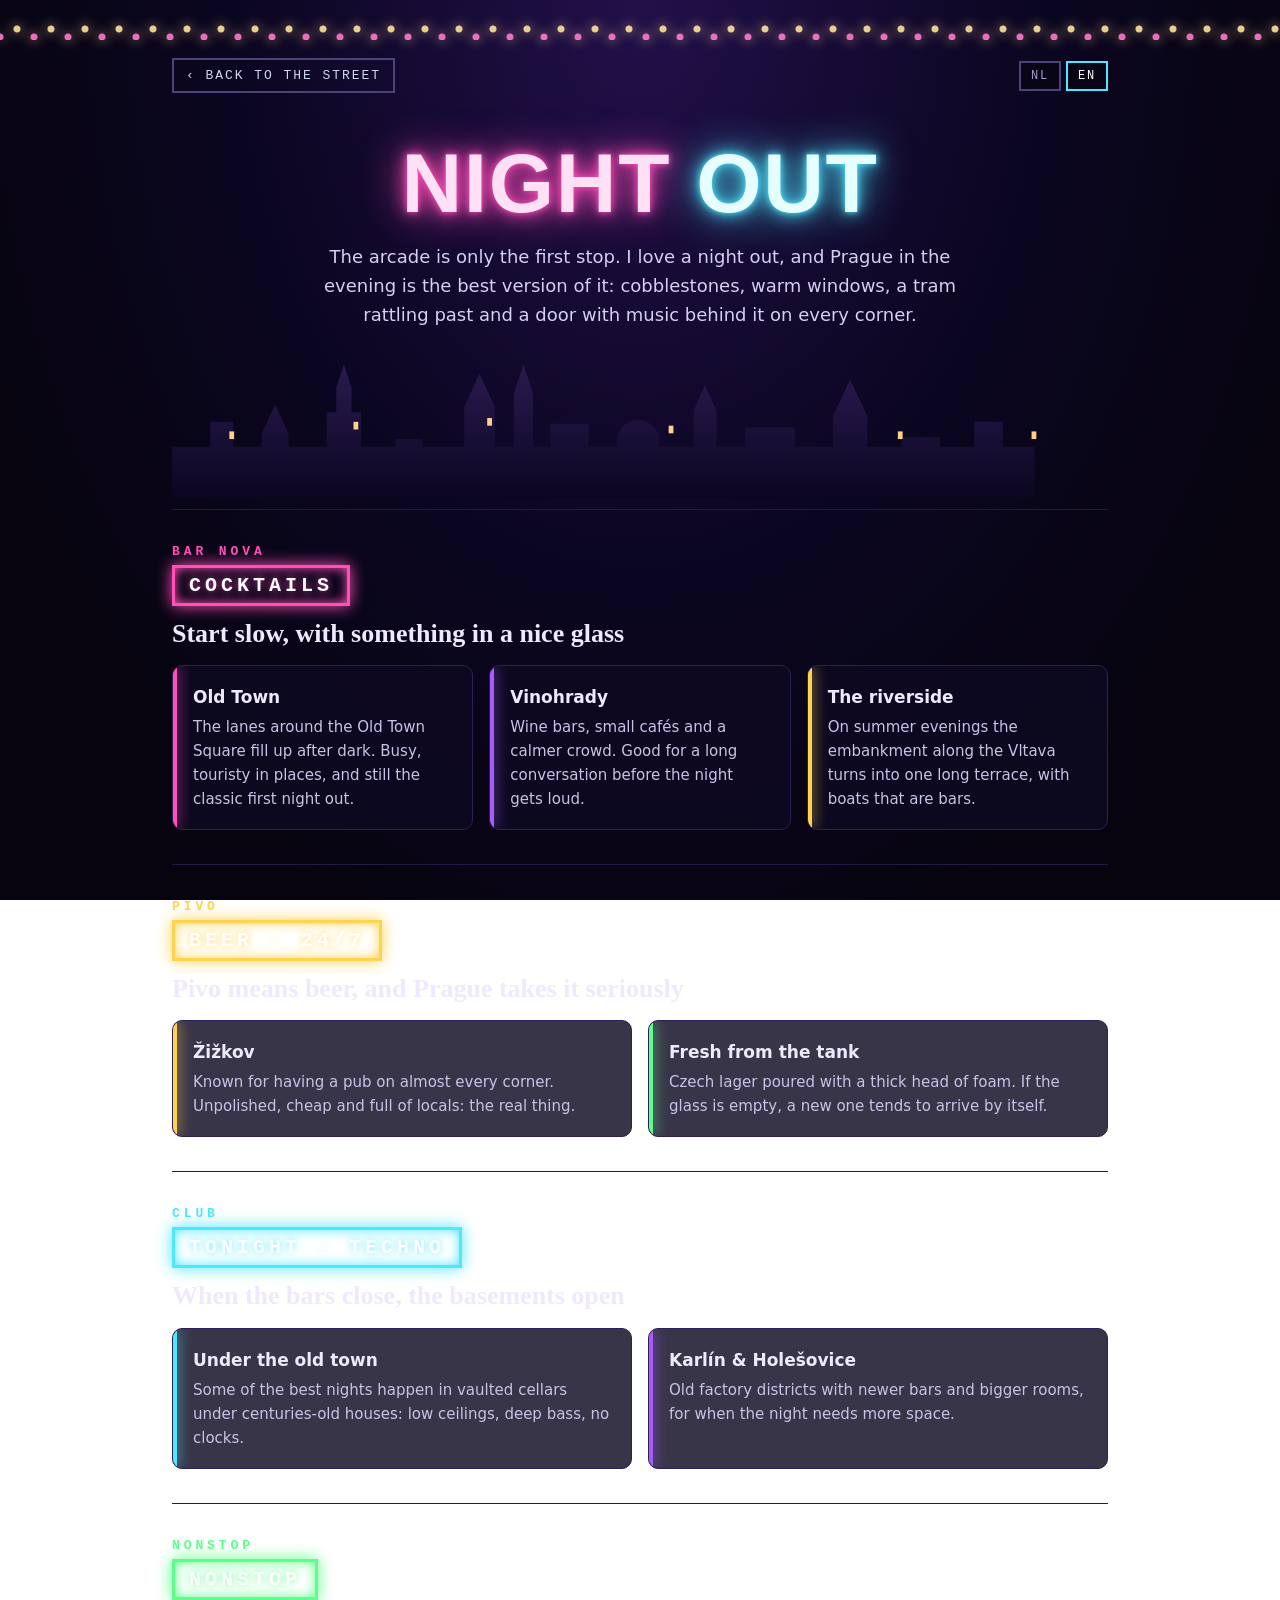
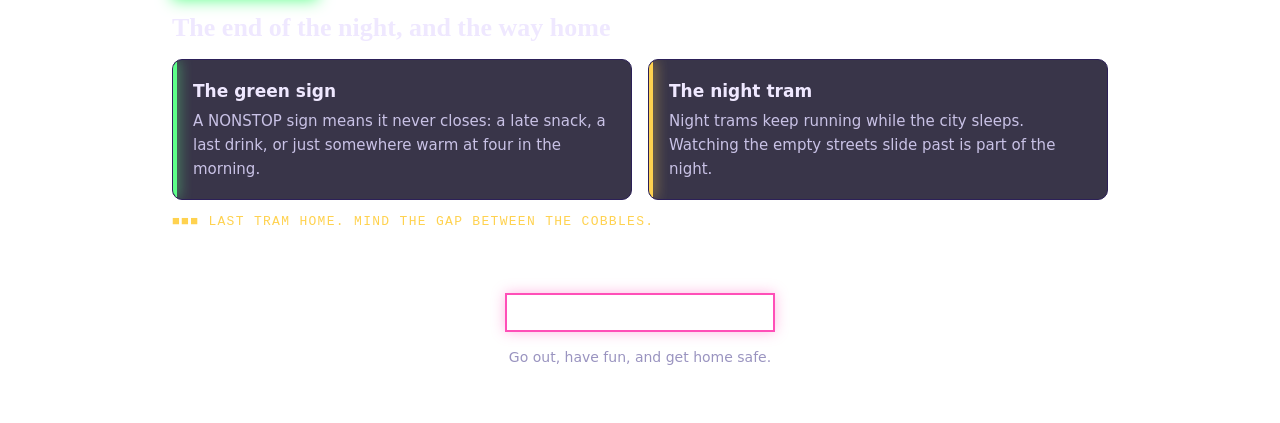
<file: nightlife.html>
<!DOCTYPE html>
<html lang="en">
<head>
<meta charset="UTF-8">
<meta name="viewport" content="width=device-width, initial-scale=1">
<title>Night out - Jordi's Arcade</title>
<meta name="description" content="A night out in Prague: the streets, the bars, the clubs and the last tram home. From the street outside Jordi's Arcade.">
<script>try{var __l=localStorage.getItem('clubbie_lang')||((navigator.language||'').toLowerCase().indexOf('nl')===0?'nl':'en');if(__l==='nl')document.documentElement.lang='nl';}catch(e){}</script>
<style>
  :root{--pink:#ff4fb8;--cyan:#4fe6ff;--gold:#ffd24f;--violet:#a85cff;--green:#5dff8a;--bg:#07040f;--text:#efe8ff;--muted:#9a94c0;--mono:ui-monospace,"SF Mono",Menlo,Consolas,monospace}
  *{box-sizing:border-box}
  html,body{margin:0}
  body{background:radial-gradient(ellipse at 50% 0,#22104a 0,#0b0620 45%,var(--bg) 80%) fixed;color:var(--text);font:16px/1.6 system-ui,-apple-system,"Segoe UI",Roboto,sans-serif}
  html[lang="nl"] [lang="en"],html[lang="en"] [lang="nl"]{display:none}
  a{color:var(--cyan)}
  .wrap{max-width:980px;margin:0 auto;padding:0 22px}
  .top{display:flex;align-items:center;gap:12px;padding:18px 0}
  .top a{font:13px var(--mono);letter-spacing:.15em;text-decoration:none;color:#cfd6ee;border:2px solid #4a4478;padding:8px 12px}
  .top a:hover{border-color:var(--cyan);color:#fff}
  .top .sp{flex:1}
  .lang button{font:12px var(--mono);letter-spacing:.15em;color:#a99ac9;background:rgba(8,5,18,.7);border:2px solid #4a4478;padding:6px 10px;cursor:pointer}
  .lang button[aria-pressed="true"]{color:#fff;border-color:var(--cyan)}
  .festoon{height:40px;background:radial-gradient(circle,#ffe4a0 0 3px,transparent 4px) 0 12px/34px 34px repeat-x,radial-gradient(circle,#ff7ad0 0 3px,transparent 4px) 17px 20px/34px 34px repeat-x;filter:drop-shadow(0 0 6px #ffcf80);opacity:.9}
  header.hero{text-align:center;padding:30px 0 10px}
  .neon{font:900 clamp(40px,8vw,84px)/1 "Arial Black","Helvetica Neue",Arial,sans-serif;letter-spacing:.02em;margin:0}
  .neon .p{color:#ffe0f4;text-shadow:0 0 6px var(--pink),0 0 18px var(--pink),0 0 44px var(--pink)}
  .neon .c{color:#e6feff;text-shadow:0 0 6px var(--cyan),0 0 18px var(--cyan),0 0 44px var(--cyan);animation:flick 5s infinite}
  @keyframes flick{0%,90%,100%{opacity:1}91%{opacity:.4}93%{opacity:1}94%{opacity:.6}}
  .lead{max-width:640px;margin:18px auto 0;color:#d6cff0;font-size:18px}
  .skyline{display:block;width:100%;height:auto;margin-top:26px}
  section{padding:34px 0;border-top:1px solid #241a46}
  h2{font:800 13px var(--mono);letter-spacing:.3em;margin:0 0 6px}
  h3{font:700 26px/1.2 Georgia,"Times New Roman",serif;margin:0 0 12px}
  .grid{display:grid;grid-template-columns:repeat(auto-fit,minmax(260px,1fr));gap:16px;margin-top:16px}
  .card{background:rgba(14,9,34,.82);border:1px solid #2c2058;border-radius:10px;padding:18px 20px;position:relative;overflow:hidden}
  .card b{display:block;font-size:17px;margin-bottom:4px}
  .card p{margin:0;color:#c9c2e6;font-size:15px}
  .card::before{content:"";position:absolute;left:0;top:0;bottom:0;width:4px;background:var(--c,var(--cyan));box-shadow:0 0 14px var(--c,var(--cyan))}
  .sign{display:inline-block;font:800 20px var(--mono);letter-spacing:.2em;padding:6px 14px;border:3px solid var(--c);color:#fff;text-shadow:0 0 8px var(--c);box-shadow:0 0 16px var(--c),inset 0 0 12px var(--c);margin-bottom:12px}
  .sign.pulse{animation:pulse 1s infinite}
  @keyframes pulse{0%,100%{box-shadow:0 0 16px var(--c),inset 0 0 12px var(--c)}50%{box-shadow:0 0 34px var(--c),inset 0 0 22px var(--c)}}
  .tram{margin-top:14px;font:13px var(--mono);color:var(--gold);letter-spacing:.1em}
  footer{padding:30px 0 50px;text-align:center;color:var(--muted);font-size:14px}
  footer a{font:13px var(--mono);letter-spacing:.15em;text-decoration:none;border:2px solid var(--pink);color:#fff;padding:10px 16px;display:inline-block;margin-bottom:14px;box-shadow:0 0 14px rgba(255,79,184,.4)}
  :target{scroll-margin-top:16px}
  section:target .sign{animation:pulse .6s 4}
  @media (prefers-reduced-motion:reduce){.neon .c,.sign.pulse{animation:none}}
</style>
</head>
<body>
<div class="festoon" aria-hidden="true"></div>
<div class="wrap">
  <div class="top">
    <a href="index.html">&lsaquo; <span lang="en">BACK TO THE STREET</span><span lang="nl">TERUG NAAR DE STRAAT</span></a>
    <span class="sp"></span>
    <div class="lang" role="group" aria-label="Language"><button type="button" data-l="nl">NL</button> <button type="button" data-l="en">EN</button></div>
  </div>

  <header class="hero">
    <h1 class="neon"><span class="p">NIGHT</span> <span class="c">OUT</span></h1>
    <p class="lead"><span lang="en">The arcade is only the first stop. I love a night out, and Prague in the evening is the best version of it: cobblestones, warm windows, a tram rattling past and a door with music behind it on every corner.</span><span lang="nl">De arcade is pas de eerste stop. Ik ga graag op stap, en Praag in de avond is daar de mooiste versie van: kinderkopjes, warme ramen, een tram die voorbij ratelt en op elke hoek een deur met muziek erachter.</span></p>
    <svg class="skyline" viewBox="0 0 980 150" aria-hidden="true">
      <defs><linearGradient id="g" x1="0" y1="0" x2="0" y2="1"><stop offset="0" stop-color="#2a1a50"/><stop offset="1" stop-color="#0b0620"/></linearGradient></defs>
      <path fill="url(#g)" d="M0 150V96h40V70h24v26h30V82l14-30 14 30v14h40V60h10V34l8-24 8 24v26h10v36h36V88h28v8h44V54l16-34 16 34v42h20V40l10-30 10 30v56h18V72h40v24h30V84c10-22 34-22 44 0v12h36V58l12-26 12 26v38h30V76h52v20h40V64l18-38 18 38v32h36V86h40v10h36V70h30v26h33v54z"/>
      <g fill="#ffd08a"><rect x="190" y="70" width="5" height="8"/><rect x="330" y="66" width="5" height="8"/><rect x="520" y="74" width="5" height="8"/><rect x="760" y="80" width="5" height="8"/><rect x="900" y="80" width="5" height="8"/><rect x="60" y="80" width="5" height="8"/></g>
    </svg>
  </header>

  <section id="cocktails">
    <h2 style="color:var(--pink)"><span lang="en">BAR NOVA</span><span lang="nl">BAR NOVA</span></h2>
    <div class="sign" style="--c:var(--pink)">COCKTAILS</div>
    <h3><span lang="en">Start slow, with something in a nice glass</span><span lang="nl">Rustig beginnen, met iets in een mooi glas</span></h3>
    <div class="grid">
      <div class="card" style="--c:var(--pink)"><b><span lang="en">Old Town</span><span lang="nl">Oude Stad</span></b><p><span lang="en">The lanes around the Old Town Square fill up after dark. Busy, touristy in places, and still the classic first night out.</span><span lang="nl">De straatjes rond het Oudestadsplein lopen na het donker vol. Druk, hier en daar toeristisch, en nog steeds de klassieke eerste avond uit.</span></p></div>
      <div class="card" style="--c:var(--violet)"><b>Vinohrady</b><p><span lang="en">Wine bars, small cafés and a calmer crowd. Good for a long conversation before the night gets loud.</span><span lang="nl">Wijnbars, kleine cafés en een rustiger publiek. Fijn voor een lang gesprek voordat de avond luid wordt.</span></p></div>
      <div class="card" style="--c:var(--gold)"><b><span lang="en">The riverside</span><span lang="nl">Langs de rivier</span></b><p><span lang="en">On summer evenings the embankment along the Vltava turns into one long terrace, with boats that are bars.</span><span lang="nl">Op zomeravonden wordt de kade langs de Moldau één lang terras, met boten die bars zijn.</span></p></div>
    </div>
  </section>

  <section id="pivo">
    <h2 style="color:var(--gold)">PIVO</h2>
    <div class="sign" style="--c:var(--gold)">BEER · 24/7</div>
    <h3><span lang="en">Pivo means beer, and Prague takes it seriously</span><span lang="nl">Pivo betekent bier, en Praag neemt dat serieus</span></h3>
    <div class="grid">
      <div class="card" style="--c:var(--gold)"><b>Žižkov</b><p><span lang="en">Known for having a pub on almost every corner. Unpolished, cheap and full of locals: the real thing.</span><span lang="nl">Bekend om een kroeg op bijna elke hoek. Ongepolijst, betaalbaar en vol locals: het echte werk.</span></p></div>
      <div class="card" style="--c:var(--green)"><b><span lang="en">Fresh from the tank</span><span lang="nl">Vers uit de tank</span></b><p><span lang="en">Czech lager poured with a thick head of foam. If the glass is empty, a new one tends to arrive by itself.</span><span lang="nl">Tsjechisch pils, getapt met een dikke schuimkraag. Is je glas leeg, dan komt er vaak vanzelf een nieuwe.</span></p></div>
    </div>
  </section>

  <section id="club">
    <h2 style="color:var(--cyan)">CLUB</h2>
    <div class="sign pulse" style="--c:var(--cyan)">TONIGHT · TECHNO</div>
    <h3><span lang="en">When the bars close, the basements open</span><span lang="nl">Als de bars sluiten, gaan de kelders open</span></h3>
    <div class="grid">
      <div class="card" style="--c:var(--cyan)"><b><span lang="en">Under the old town</span><span lang="nl">Onder de oude stad</span></b><p><span lang="en">Some of the best nights happen in vaulted cellars under centuries-old houses: low ceilings, deep bass, no clocks.</span><span lang="nl">Sommige van de beste avonden gebeuren in gewelfde kelders onder eeuwenoude huizen: lage plafonds, diepe bas, geen klokken.</span></p></div>
      <div class="card" style="--c:var(--violet)"><b>Karlín &amp; Holešovice</b><p><span lang="en">Old factory districts with newer bars and bigger rooms, for when the night needs more space.</span><span lang="nl">Oude fabriekswijken met nieuwere bars en grotere zalen, voor als de avond meer ruimte nodig heeft.</span></p></div>
    </div>
  </section>

  <section id="nonstop">
    <h2 style="color:var(--green)">NONSTOP</h2>
    <div class="sign" style="--c:var(--green)">NONSTOP</div>
    <h3><span lang="en">The end of the night, and the way home</span><span lang="nl">Het einde van de avond, en de weg naar huis</span></h3>
    <div class="grid">
      <div class="card" style="--c:var(--green)"><b><span lang="en">The green sign</span><span lang="nl">Het groene bord</span></b><p><span lang="en">A NONSTOP sign means it never closes: a late snack, a last drink, or just somewhere warm at four in the morning.</span><span lang="nl">Een NONSTOP-bord betekent dat het nooit dicht gaat: een late snack, een laatste drankje, of gewoon een warme plek om vier uur 's nachts.</span></p></div>
      <div class="card" style="--c:var(--gold)"><b><span lang="en">The night tram</span><span lang="nl">De nachttram</span></b><p><span lang="en">Night trams keep running while the city sleeps. Watching the empty streets slide past is part of the night.</span><span lang="nl">Nachttrams blijven rijden terwijl de stad slaapt. De lege straten voorbij zien glijden hoort bij de avond.</span></p></div>
    </div>
    <div class="tram">&#9632;&#9632;&#9632; <span lang="en">LAST TRAM HOME. MIND THE GAP BETWEEN THE COBBLES.</span><span lang="nl">LAATSTE TRAM NAAR HUIS. LET OP DE KIEREN TUSSEN DE KINDERKOPJES.</span></div>
  </section>
</div>
<footer>
  <a href="index.html">&lsaquo; <span lang="en">BACK TO JORDI'S ARCADE</span><span lang="nl">TERUG NAAR JORDI'S ARCADE</span></a>
  <div><span lang="en">Go out, have fun, and get home safe.</span><span lang="nl">Ga uit, heb plezier, en kom veilig thuis.</span></div>
</footer>
<script>
  (function(){
    var bs = document.querySelectorAll('.lang button');
    function set(l, save){ document.documentElement.lang = l; bs.forEach(function(b){ b.setAttribute('aria-pressed', b.getAttribute('data-l') === l ? 'true' : 'false'); }); if (save) try{ localStorage.setItem('clubbie_lang', l); }catch(e){} }
    bs.forEach(function(b){ b.addEventListener('click', function(){ set(b.getAttribute('data-l'), true); }); });
    set(document.documentElement.lang === 'nl' ? 'nl' : 'en', false);
    try{ sessionStorage.setItem('arcade_at', '0'); }catch(e){}
  })();
</script>
</body>
</html>
</file>
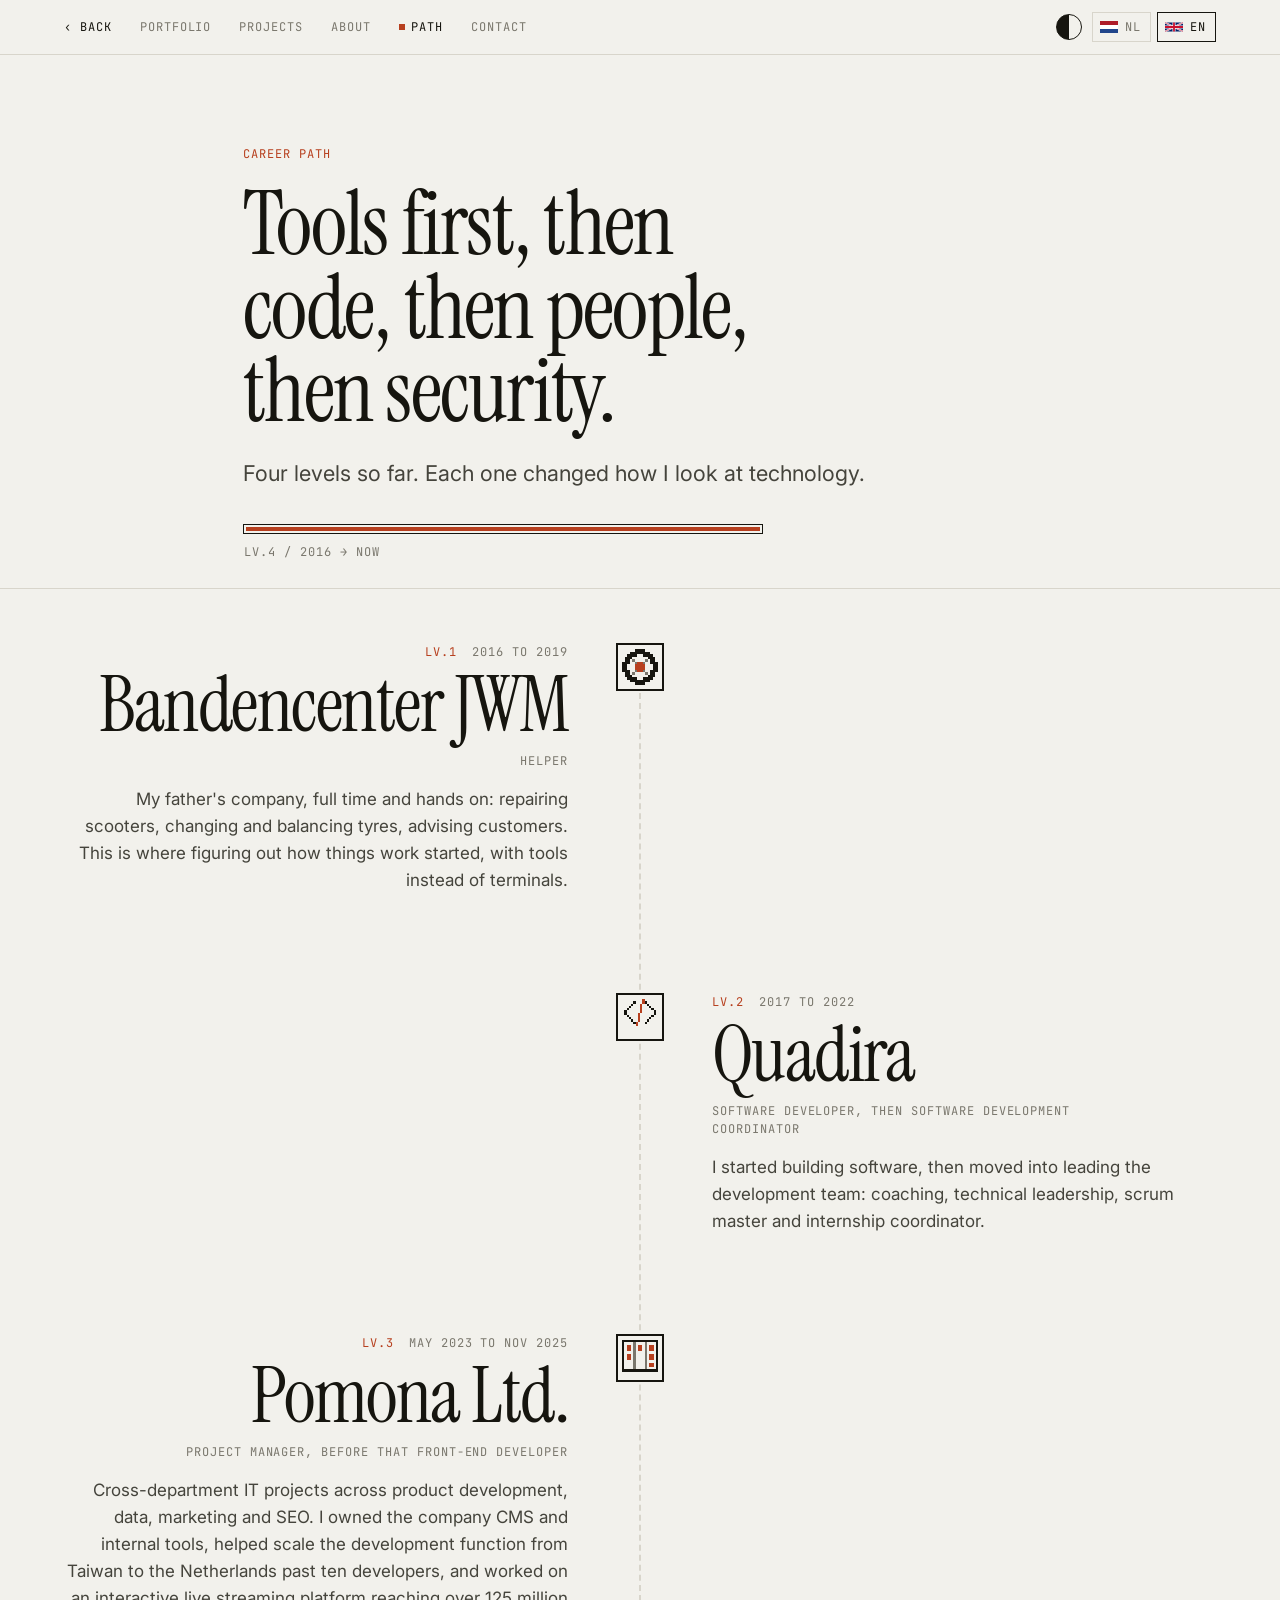
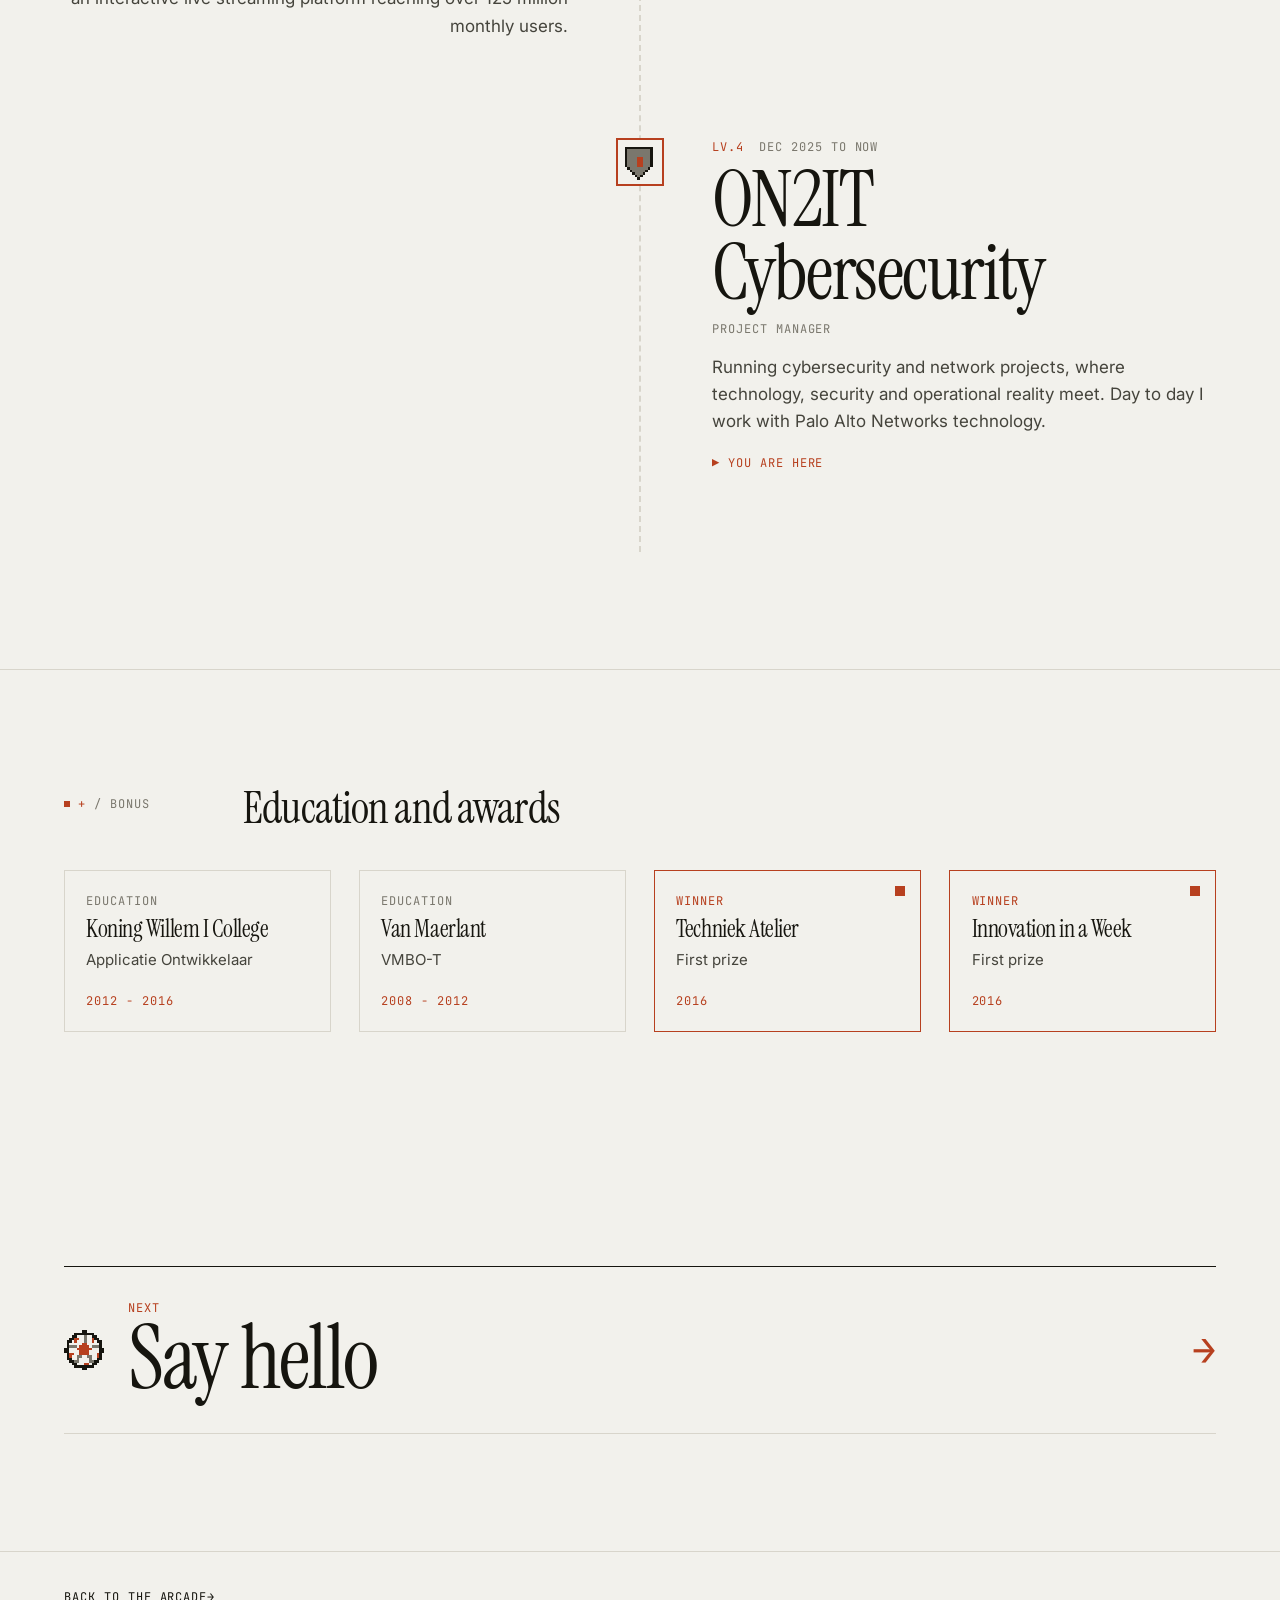
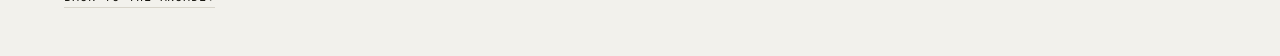
<file: path.html>
<!DOCTYPE html>
<html lang="en">
<head>
<meta charset="UTF-8">
<meta name="viewport" content="width=device-width, initial-scale=1">
<title>Career path - Jordi Mutsaers</title>
<meta name="description" content="The career path of Jordi Mutsaers, from a tyre shop and software development to project management in cybersecurity.">
<meta property="og:type" content="website">
<meta property="og:title" content="Career path - Jordi Mutsaers">
<meta property="og:description" content="The career path of Jordi Mutsaers, from a tyre shop and software development to project management in cybersecurity.">
<!-- ASSUMPTION: the og:image URL assumes this site is published at https://jordimutsaers.nl/ . Add images/portfolio-og.jpg (1200 x 630). -->
<meta property="og:image" content="https://jordimutsaers.nl/images/portfolio-og.jpg">
<meta property="og:image:width" content="1200">
<meta property="og:image:height" content="630">
<meta name="twitter:card" content="summary_large_image">
<link rel="preconnect" href="https://fonts.googleapis.com">
<link rel="preconnect" href="https://fonts.gstatic.com" crossorigin>
<link href="https://fonts.googleapis.com/css2?family=Inter:wght@400;500;600&family=Instrument+Serif&family=JetBrains+Mono:wght@400;500&display=swap" rel="stylesheet">
<script>
  try{
    var __t = localStorage.getItem('theme');
    if (__t !== 'dark' && __t !== 'light') __t = (window.matchMedia && matchMedia('(prefers-color-scheme: dark)').matches) ? 'dark' : 'light';
    document.documentElement.setAttribute('data-theme', __t);
    var __l = localStorage.getItem('clubbie_lang') || ((navigator.language || '').toLowerCase().indexOf('nl') === 0 ? 'nl' : 'en');
    if (__l === 'nl') document.documentElement.lang = 'nl';
  }catch(e){}
</script>
<link rel="stylesheet" href="portfolio.css?v=8">
</head>
<body class="nojs">
<a class="skip" href="#main"><span lang="en">Skip to content</span><span lang="nl">Ga naar de inhoud</span></a>

<div class="bar">
  <div class="wrap">
    <nav>
      <a class="nav back" href="portfolio.html" data-back><span lang="en">&lsaquo; Back</span><span lang="nl">&lsaquo; Terug</span></a>
      <a class="nav" href="portfolio.html"><span lang="en">Portfolio</span><span lang="nl">Portfolio</span></a>
      <a class="nav opt" href="portfolio.html#projects"><span lang="en">Projects</span><span lang="nl">Projecten</span></a>
      <a class="nav opt" href="about.html"><span lang="en">About</span><span lang="nl">Over mij</span></a>
      <a class="nav opt cur" href="path.html" aria-current="page"><span lang="en">Path</span><span lang="nl">Loopbaan</span></a>
      <a class="nav opt" href="portfolio.html#contact"><span lang="en">Contact</span><span lang="nl">Contact</span></a>
    </nav>
    <div class="right">
      <button class="themebtn" type="button" aria-label="Switch between light and dark theme" title="Light / dark"></button>
      <div class="langs">
        <button class="langbtn" type="button" data-lang="nl" aria-pressed="false" aria-label="Nederlands"><svg viewBox="0 0 9 6" aria-hidden="true"><rect width="9" height="2" fill="#AE1C28"/><rect y="2" width="9" height="2" fill="#fff"/><rect y="4" width="9" height="2" fill="#21468B"/></svg><span>NL</span></button>
        <button class="langbtn" type="button" data-lang="en" aria-pressed="true" aria-label="English"><svg viewBox="0 0 60 30" aria-hidden="true"><rect width="60" height="30" fill="#012169"/><path d="M0,0L60,30M60,0L0,30" stroke="#fff" stroke-width="6"/><path d="M0,0L60,30M60,0L0,30" stroke="#C8102E" stroke-width="2"/><path d="M30,0V30M0,15H60" stroke="#fff" stroke-width="10"/><path d="M30,0V30M0,15H60" stroke="#C8102E" stroke-width="6"/></svg><span>EN</span></button>
      </div>
    </div>
  </div>
  <div class="progress" aria-hidden="true"></div>
</div>

<header class="pg-hero">
  <div class="wrap">
    <p class="eyebrow mono"><span lang="en">Career path</span><span lang="nl">Loopbaan</span></p>
    <h1 lang="en">Tools first, then code, then people, then security.</h1>
    <h1 lang="nl">Eerst gereedschap, toen code, toen mensen, toen security.</h1>
    <p class="lead" lang="en">Four levels so far. Each one changed how I look at technology.</p>
    <p class="lead" lang="nl">Tot nu toe vier levels. Elk level veranderde hoe ik naar technologie kijk.</p>
    <div class="xp" aria-hidden="true"><i style="width:100%"></i><span class="mono">LV.4 / 2016 &rarr; now</span></div>
  </div>
</header>

<main id="main">

<section id="path" class="plain">
  <div class="wrap">
    <ol class="tl full">
      <li class="stop rv">
        <span class="node" aria-hidden="true"><span class="sprite" aria-hidden="true"><svg viewBox="0 0 14 14" xmlns="http://www.w3.org/2000/svg"><rect class="i" x="5" y="0" width="4" height="1"/><rect class="i" x="3" y="1" width="8" height="1"/><rect class="i" x="2" y="2" width="4" height="1"/><rect class="i" x="8" y="2" width="4" height="1"/><rect class="i" x="1" y="3" width="3" height="1"/><rect class="i" x="10" y="3" width="3" height="1"/><rect class="i" x="1" y="4" width="2" height="1"/><rect class="m" x="4" y="4" width="1" height="1"/><rect class="m" x="9" y="4" width="1" height="1"/><rect class="i" x="11" y="4" width="2" height="1"/><rect class="i" x="0" y="5" width="3" height="1"/><rect class="m" x="5" y="5" width="1" height="1"/><rect class="a" x="6" y="5" width="2" height="1"/><rect class="m" x="8" y="5" width="1" height="1"/><rect class="i" x="11" y="5" width="3" height="1"/><rect class="i" x="0" y="6" width="2" height="1"/><rect class="a" x="5" y="6" width="4" height="1"/><rect class="i" x="12" y="6" width="2" height="1"/><rect class="i" x="0" y="7" width="2" height="1"/><rect class="a" x="5" y="7" width="4" height="1"/><rect class="i" x="12" y="7" width="2" height="1"/><rect class="i" x="0" y="8" width="3" height="1"/><rect class="m" x="5" y="8" width="1" height="1"/><rect class="a" x="6" y="8" width="2" height="1"/><rect class="m" x="8" y="8" width="1" height="1"/><rect class="i" x="11" y="8" width="3" height="1"/><rect class="i" x="1" y="9" width="2" height="1"/><rect class="m" x="4" y="9" width="1" height="1"/><rect class="m" x="9" y="9" width="1" height="1"/><rect class="i" x="11" y="9" width="2" height="1"/><rect class="i" x="1" y="10" width="3" height="1"/><rect class="i" x="10" y="10" width="3" height="1"/><rect class="i" x="2" y="11" width="4" height="1"/><rect class="i" x="8" y="11" width="4" height="1"/><rect class="i" x="3" y="12" width="8" height="1"/><rect class="i" x="5" y="13" width="4" height="1"/></svg></span></span>
        <div class="card">
          <p class="lv mono">LV.1 <span lang="en">2016 to 2019</span><span lang="nl">2016 tot 2019</span></p>
          <h3>Bandencenter JWM</h3>
          <p class="role mono"><span lang="en">Helper</span><span lang="nl">Helper</span></p>
          <p lang="en">My father's company, full time and hands on: repairing scooters, changing and balancing tyres, advising customers. This is where figuring out how things work started, with tools instead of terminals.</p>
          <p lang="nl">Het bedrijf van mijn vader, fulltime en hands-on: scooters repareren, banden wisselen en balanceren, klanten adviseren. Hier begon het uitzoeken hoe dingen werken, met gereedschap in plaats van terminals.</p>
        </div>
      </li>
      <li class="stop rv">
        <span class="node" aria-hidden="true"><span class="sprite" aria-hidden="true"><svg viewBox="0 0 16 12" xmlns="http://www.w3.org/2000/svg"><rect class="a" x="9" y="0" width="1" height="1"/><rect class="i" x="5" y="1" width="1" height="1"/><rect class="a" x="9" y="1" width="1" height="1"/><rect class="i" x="10" y="1" width="1" height="1"/><rect class="i" x="4" y="2" width="1" height="1"/><rect class="a" x="8" y="2" width="1" height="1"/><rect class="i" x="11" y="2" width="1" height="1"/><rect class="i" x="3" y="3" width="1" height="1"/><rect class="a" x="8" y="3" width="1" height="1"/><rect class="i" x="12" y="3" width="1" height="1"/><rect class="i" x="2" y="4" width="1" height="1"/><rect class="a" x="8" y="4" width="1" height="1"/><rect class="i" x="13" y="4" width="1" height="1"/><rect class="i" x="1" y="5" width="1" height="1"/><rect class="a" x="8" y="5" width="1" height="1"/><rect class="i" x="14" y="5" width="1" height="1"/><rect class="i" x="1" y="6" width="1" height="1"/><rect class="a" x="7" y="6" width="1" height="1"/><rect class="i" x="14" y="6" width="1" height="1"/><rect class="i" x="2" y="7" width="1" height="1"/><rect class="a" x="7" y="7" width="1" height="1"/><rect class="i" x="13" y="7" width="1" height="1"/><rect class="i" x="3" y="8" width="1" height="1"/><rect class="a" x="7" y="8" width="1" height="1"/><rect class="i" x="12" y="8" width="1" height="1"/><rect class="i" x="4" y="9" width="1" height="1"/><rect class="a" x="7" y="9" width="1" height="1"/><rect class="i" x="11" y="9" width="1" height="1"/><rect class="i" x="5" y="10" width="1" height="1"/><rect class="a" x="6" y="10" width="1" height="1"/><rect class="i" x="10" y="10" width="1" height="1"/><rect class="a" x="6" y="11" width="1" height="1"/></svg></span></span>
        <div class="card">
          <p class="lv mono">LV.2 <span lang="en">2017 to 2022</span><span lang="nl">2017 tot 2022</span></p>
          <h3>Quadira</h3>
          <p class="role mono"><span lang="en">Software Developer, then Software Development Coordinator</span><span lang="nl">Software Developer, daarna Software Development Coordinator</span></p>
          <p lang="en">I started building software, then moved into leading the development team: coaching, technical leadership, scrum master and internship coordinator.</p>
          <p lang="nl">Ik begon met software bouwen en ging daarna het ontwikkelteam leiden: coaching, technisch leiderschap, scrummaster en stagecoördinator.</p>
        </div>
      </li>
      <li class="stop rv">
        <span class="node" aria-hidden="true"><span class="sprite" aria-hidden="true"><svg viewBox="0 0 16 14" xmlns="http://www.w3.org/2000/svg"><rect class="i" x="0" y="0" width="16" height="1"/><rect class="i" x="0" y="1" width="1" height="1"/><rect class="m" x="5" y="1" width="1" height="1"/><rect class="m" x="10" y="1" width="1" height="1"/><rect class="i" x="15" y="1" width="1" height="1"/><rect class="i" x="0" y="2" width="1" height="1"/><rect class="a" x="2" y="2" width="2" height="1"/><rect class="m" x="5" y="2" width="1" height="1"/><rect class="a" x="7" y="2" width="2" height="1"/><rect class="m" x="10" y="2" width="1" height="1"/><rect class="a" x="12" y="2" width="2" height="1"/><rect class="i" x="15" y="2" width="1" height="1"/><rect class="i" x="0" y="3" width="1" height="1"/><rect class="a" x="2" y="3" width="2" height="1"/><rect class="m" x="5" y="3" width="1" height="1"/><rect class="a" x="7" y="3" width="2" height="1"/><rect class="m" x="10" y="3" width="1" height="1"/><rect class="a" x="12" y="3" width="2" height="1"/><rect class="i" x="15" y="3" width="1" height="1"/><rect class="i" x="0" y="4" width="1" height="1"/><rect class="a" x="2" y="4" width="2" height="1"/><rect class="m" x="5" y="4" width="1" height="1"/><rect class="a" x="7" y="4" width="2" height="1"/><rect class="m" x="10" y="4" width="1" height="1"/><rect class="a" x="12" y="4" width="2" height="1"/><rect class="i" x="15" y="4" width="1" height="1"/><rect class="i" x="0" y="5" width="1" height="1"/><rect class="m" x="5" y="5" width="1" height="1"/><rect class="m" x="10" y="5" width="1" height="1"/><rect class="i" x="15" y="5" width="1" height="1"/><rect class="i" x="0" y="6" width="1" height="1"/><rect class="a" x="2" y="6" width="2" height="1"/><rect class="m" x="5" y="6" width="1" height="1"/><rect class="m" x="10" y="6" width="1" height="1"/><rect class="a" x="12" y="6" width="2" height="1"/><rect class="i" x="15" y="6" width="1" height="1"/><rect class="i" x="0" y="7" width="1" height="1"/><rect class="a" x="2" y="7" width="2" height="1"/><rect class="m" x="5" y="7" width="1" height="1"/><rect class="m" x="10" y="7" width="1" height="1"/><rect class="a" x="12" y="7" width="2" height="1"/><rect class="i" x="15" y="7" width="1" height="1"/><rect class="i" x="0" y="8" width="1" height="1"/><rect class="a" x="2" y="8" width="2" height="1"/><rect class="m" x="5" y="8" width="1" height="1"/><rect class="m" x="10" y="8" width="1" height="1"/><rect class="a" x="12" y="8" width="2" height="1"/><rect class="i" x="15" y="8" width="1" height="1"/><rect class="i" x="0" y="9" width="1" height="1"/><rect class="m" x="5" y="9" width="1" height="1"/><rect class="m" x="10" y="9" width="1" height="1"/><rect class="i" x="15" y="9" width="1" height="1"/><rect class="i" x="0" y="10" width="1" height="1"/><rect class="m" x="5" y="10" width="1" height="1"/><rect class="m" x="10" y="10" width="1" height="1"/><rect class="a" x="12" y="10" width="2" height="1"/><rect class="i" x="15" y="10" width="1" height="1"/><rect class="i" x="0" y="11" width="1" height="1"/><rect class="m" x="5" y="11" width="1" height="1"/><rect class="m" x="10" y="11" width="1" height="1"/><rect class="a" x="12" y="11" width="2" height="1"/><rect class="i" x="15" y="11" width="1" height="1"/><rect class="i" x="0" y="12" width="1" height="1"/><rect class="m" x="5" y="12" width="1" height="1"/><rect class="m" x="10" y="12" width="1" height="1"/><rect class="i" x="15" y="12" width="1" height="1"/><rect class="i" x="0" y="13" width="16" height="1"/></svg></span></span>
        <div class="card">
          <p class="lv mono">LV.3 <span lang="en">May 2023 to Nov 2025</span><span lang="nl">Mei 2023 tot nov 2025</span></p>
          <h3>Pomona Ltd.</h3>
          <p class="role mono"><span lang="en">Project Manager, before that Front-End Developer</span><span lang="nl">Projectmanager, daarvoor Front-End Developer</span></p>
          <p lang="en">Cross-department IT projects across product development, data, marketing and SEO. I owned the company CMS and internal tools, helped scale the development function from Taiwan to the Netherlands past ten developers, and worked on an interactive live streaming platform reaching over 125 million monthly users.</p>
          <p lang="nl">IT-projecten over afdelingen heen, van productontwikkeling tot data, marketing en SEO. Ik beheerde het bedrijfs-CMS en interne tools, hielp de ontwikkelfunctie van Taiwan naar Nederland op te schalen tot ruim tien ontwikkelaars, en werkte aan een interactief livestreamplatform met meer dan 125 miljoen maandelijkse gebruikers.</p>
        </div>
      </li>
      <li class="stop rv here">
        <span class="node" aria-hidden="true"><span class="sprite" aria-hidden="true"><svg viewBox="0 0 14 16" xmlns="http://www.w3.org/2000/svg"><rect class="i" x="1" y="1" width="11" height="1"/><rect class="i" x="1" y="2" width="1" height="1"/><rect class="m" x="2" y="2" width="9" height="1"/><rect class="i" x="11" y="2" width="1" height="1"/><rect class="i" x="1" y="3" width="1" height="1"/><rect class="m" x="2" y="3" width="9" height="1"/><rect class="i" x="11" y="3" width="1" height="1"/><rect class="i" x="1" y="4" width="1" height="1"/><rect class="m" x="2" y="4" width="9" height="1"/><rect class="i" x="11" y="4" width="1" height="1"/><rect class="i" x="1" y="5" width="1" height="1"/><rect class="m" x="2" y="5" width="4" height="1"/><rect class="a" x="6" y="5" width="2" height="1"/><rect class="m" x="8" y="5" width="3" height="1"/><rect class="i" x="11" y="5" width="1" height="1"/><rect class="i" x="1" y="6" width="1" height="1"/><rect class="m" x="2" y="6" width="4" height="1"/><rect class="a" x="6" y="6" width="2" height="1"/><rect class="m" x="8" y="6" width="3" height="1"/><rect class="i" x="11" y="6" width="1" height="1"/><rect class="i" x="1" y="7" width="1" height="1"/><rect class="m" x="2" y="7" width="4" height="1"/><rect class="a" x="6" y="7" width="2" height="1"/><rect class="m" x="8" y="7" width="3" height="1"/><rect class="i" x="11" y="7" width="1" height="1"/><rect class="i" x="1" y="8" width="1" height="1"/><rect class="m" x="2" y="8" width="4" height="1"/><rect class="a" x="6" y="8" width="2" height="1"/><rect class="m" x="8" y="8" width="3" height="1"/><rect class="i" x="11" y="8" width="1" height="1"/><rect class="i" x="2" y="9" width="1" height="1"/><rect class="m" x="3" y="9" width="7" height="1"/><rect class="i" x="10" y="9" width="1" height="1"/><rect class="i" x="3" y="10" width="1" height="1"/><rect class="m" x="4" y="10" width="5" height="1"/><rect class="i" x="9" y="10" width="1" height="1"/><rect class="i" x="4" y="11" width="1" height="1"/><rect class="m" x="5" y="11" width="3" height="1"/><rect class="i" x="8" y="11" width="1" height="1"/><rect class="i" x="5" y="12" width="1" height="1"/><rect class="m" x="6" y="12" width="1" height="1"/><rect class="i" x="7" y="12" width="1" height="1"/><rect class="i" x="6" y="13" width="1" height="1"/></svg></span></span>
        <div class="card">
          <p class="lv mono">LV.4 <span lang="en">Dec 2025 to now</span><span lang="nl">Dec 2025 tot nu</span></p>
          <h3>ON2IT Cybersecurity</h3>
          <p class="role mono"><span lang="en">Project Manager</span><span lang="nl">Projectmanager</span></p>
          <p lang="en">Running cybersecurity and network projects, where technology, security and operational reality meet. Day to day I work with Palo Alto Networks technology.</p>
          <p lang="nl">Cybersecurity- en netwerkprojecten leiden, op het snijvlak van technologie, security en operationele realiteit. Dagelijks werk ik met technologie van Palo Alto Networks.</p>
          <p class="you mono"><span lang="en">You are here</span><span lang="nl">Je bent hier</span></p>
        </div>
      </li>
    </ol>
  </div>
</section>

<section id="extras">
  <div class="wrap">
    <div class="rv sec-head lg">
      <h2><small>+ <i>/ bonus</i></small><span lang="en">Education and awards</span><span lang="nl">Opleiding en prijzen</span></h2>
    </div>
    <div class="badges rv full">
      <div class="badge"><span class="mono n"><span lang="en">Education</span><span lang="nl">Opleiding</span></span><h3>Koning Willem I College</h3><p>Applicatie Ontwikkelaar</p><span class="mono yr">2012 - 2016</span></div>
      <div class="badge"><span class="mono n"><span lang="en">Education</span><span lang="nl">Opleiding</span></span><h3>Van Maerlant</h3><p>VMBO-T</p><span class="mono yr">2008 - 2012</span></div>
      <div class="badge win"><span class="mono n"><span lang="en">Winner</span><span lang="nl">Winnaar</span></span><h3>Techniek Atelier</h3><p><span lang="en">First prize</span><span lang="nl">Eerste prijs</span></p><span class="mono yr">2016</span></div>
      <div class="badge win"><span class="mono n"><span lang="en">Winner</span><span lang="nl">Winnaar</span></span><h3>Innovation in a Week</h3><p><span lang="en">First prize</span><span lang="nl">Eerste prijs</span></p><span class="mono yr">2016</span></div>
    </div>
  </div>
</section>

<section class="pager">
  <div class="wrap">
    <a class="next full rv" href="portfolio.html#contact">
      <span class="ico"><span class="sprite" aria-hidden="true"><svg viewBox="0 0 16 16" xmlns="http://www.w3.org/2000/svg"><rect class="i" x="7" y="0" width="2" height="1"/><rect class="i" x="4" y="1" width="8" height="1"/><rect class="i" x="3" y="2" width="2" height="1"/><rect class="m" x="8" y="2" width="1" height="1"/><rect class="i" x="11" y="2" width="2" height="1"/><rect class="i" x="2" y="3" width="2" height="1"/><rect class="a" x="4" y="3" width="2" height="1"/><rect class="m" x="8" y="3" width="1" height="1"/><rect class="a" x="11" y="3" width="1" height="1"/><rect class="i" x="12" y="3" width="2" height="1"/><rect class="i" x="1" y="4" width="2" height="1"/><rect class="a" x="4" y="4" width="1" height="1"/><rect class="m" x="8" y="4" width="1" height="1"/><rect class="a" x="11" y="4" width="1" height="1"/><rect class="i" x="13" y="4" width="2" height="1"/><rect class="i" x="1" y="5" width="1" height="1"/><rect class="a" x="7" y="5" width="2" height="1"/><rect class="i" x="14" y="5" width="1" height="1"/><rect class="i" x="1" y="6" width="1" height="1"/><rect class="m" x="2" y="6" width="3" height="1"/><rect class="a" x="6" y="6" width="4" height="1"/><rect class="m" x="11" y="6" width="3" height="1"/><rect class="i" x="14" y="6" width="1" height="1"/><rect class="i" x="0" y="7" width="2" height="1"/><rect class="a" x="5" y="7" width="6" height="1"/><rect class="i" x="14" y="7" width="2" height="1"/><rect class="i" x="0" y="8" width="2" height="1"/><rect class="a" x="6" y="8" width="4" height="1"/><rect class="i" x="14" y="8" width="2" height="1"/><rect class="i" x="1" y="9" width="1" height="1"/><rect class="a" x="2" y="9" width="2" height="1"/><rect class="a" x="6" y="9" width="4" height="1"/><rect class="a" x="13" y="9" width="1" height="1"/><rect class="i" x="14" y="9" width="1" height="1"/><rect class="i" x="1" y="10" width="1" height="1"/><rect class="a" x="2" y="10" width="1" height="1"/><rect class="m" x="5" y="10" width="2" height="1"/><rect class="m" x="9" y="10" width="2" height="1"/><rect class="a" x="13" y="10" width="1" height="1"/><rect class="i" x="14" y="10" width="1" height="1"/><rect class="i" x="1" y="11" width="2" height="1"/><rect class="m" x="5" y="11" width="1" height="1"/><rect class="m" x="10" y="11" width="1" height="1"/><rect class="i" x="13" y="11" width="2" height="1"/><rect class="i" x="2" y="12" width="2" height="1"/><rect class="m" x="4" y="12" width="2" height="1"/><rect class="m" x="10" y="12" width="2" height="1"/><rect class="i" x="12" y="12" width="2" height="1"/><rect class="i" x="3" y="13" width="2" height="1"/><rect class="a" x="8" y="13" width="2" height="1"/><rect class="i" x="11" y="13" width="2" height="1"/><rect class="i" x="4" y="14" width="8" height="1"/><rect class="i" x="7" y="15" width="2" height="1"/></svg></span></span>
      <span class="t"><span class="mono"><span lang="en">Next</span><span lang="nl">Volgende</span></span>
      <strong><span lang="en">Say hello</span><span lang="nl">Zeg hallo</span></strong></span>
      <span class="arr" aria-hidden="true">&rarr;</span>
    </a>
  </div>
</section>
</main>

<footer>
  <div class="wrap"><a class="tlink" href="index.html"><span lang="en">Back to the arcade</span><span lang="nl">Terug naar de arcade</span></a></div>
</footer>

<script src="portfolio.js?v=8"></script>
<script>
  (function(){
    var T = {
      en: { title: 'Career path - Jordi Mutsaers', desc: 'The career path of Jordi Mutsaers, from a tyre shop and software development to project management in cybersecurity.' },
      nl: { title: 'Loopbaan - Jordi Mutsaers', desc: 'De loopbaan van Jordi Mutsaers, van bandencentrum en softwareontwikkeling naar projectmanagement in cybersecurity.' }
    };
    function meta(sel, v){ var m = document.querySelector(sel); if (m) m.setAttribute('content', v); }
    function setLang(l, save){
      if (l !== 'nl') l = 'en';
      document.documentElement.lang = l;
      document.title = T[l].title;
      meta('meta[name="description"]', T[l].desc);
      meta('meta[property="og:title"]', T[l].title);
      meta('meta[property="og:description"]', T[l].desc);
      document.querySelectorAll('.langbtn').forEach(function(b){ b.setAttribute('aria-pressed', b.getAttribute('data-lang') === l ? 'true' : 'false'); });
      if (save){ try{ localStorage.setItem('clubbie_lang', l); }catch(e){} }
    }
    document.querySelectorAll('.langbtn').forEach(function(b){ b.addEventListener('click', function(){ setLang(b.getAttribute('data-lang'), true); }); });
    setLang(document.documentElement.lang === 'nl' ? 'nl' : 'en', false);
  })();
  try{
    if (sessionStorage.getItem('arcade_in')){
      sessionStorage.removeItem('arcade_in');
      var __d = document.createElement('div');
      __d.style.cssText = 'position:fixed;inset:0;z-index:99999;background:#080e20;pointer-events:none;transition:opacity .8s ease';
      document.body.appendChild(__d);
      requestAnimationFrame(function(){ requestAnimationFrame(function(){ __d.style.opacity = '0'; setTimeout(function(){ __d.remove(); }, 900); }); });
    }
  }catch(e){}
</script>
</body>
</html>
</file>
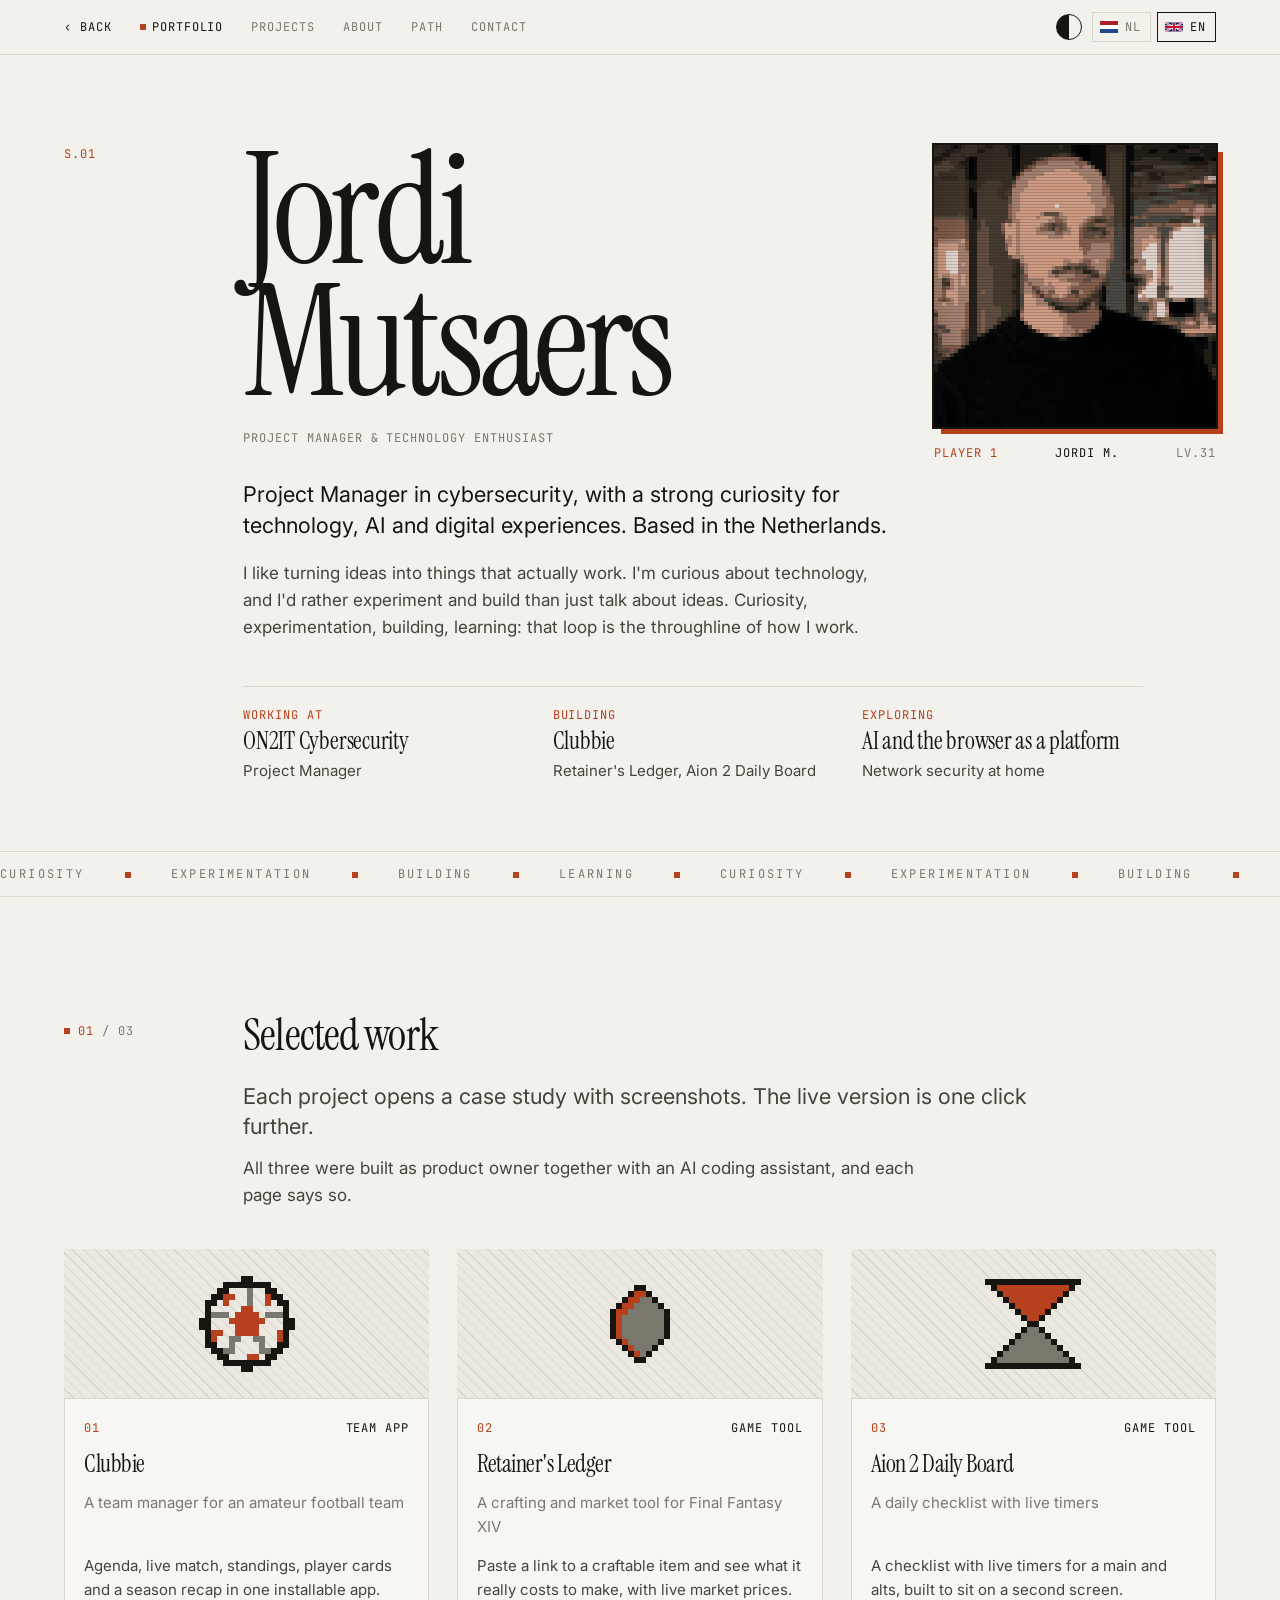
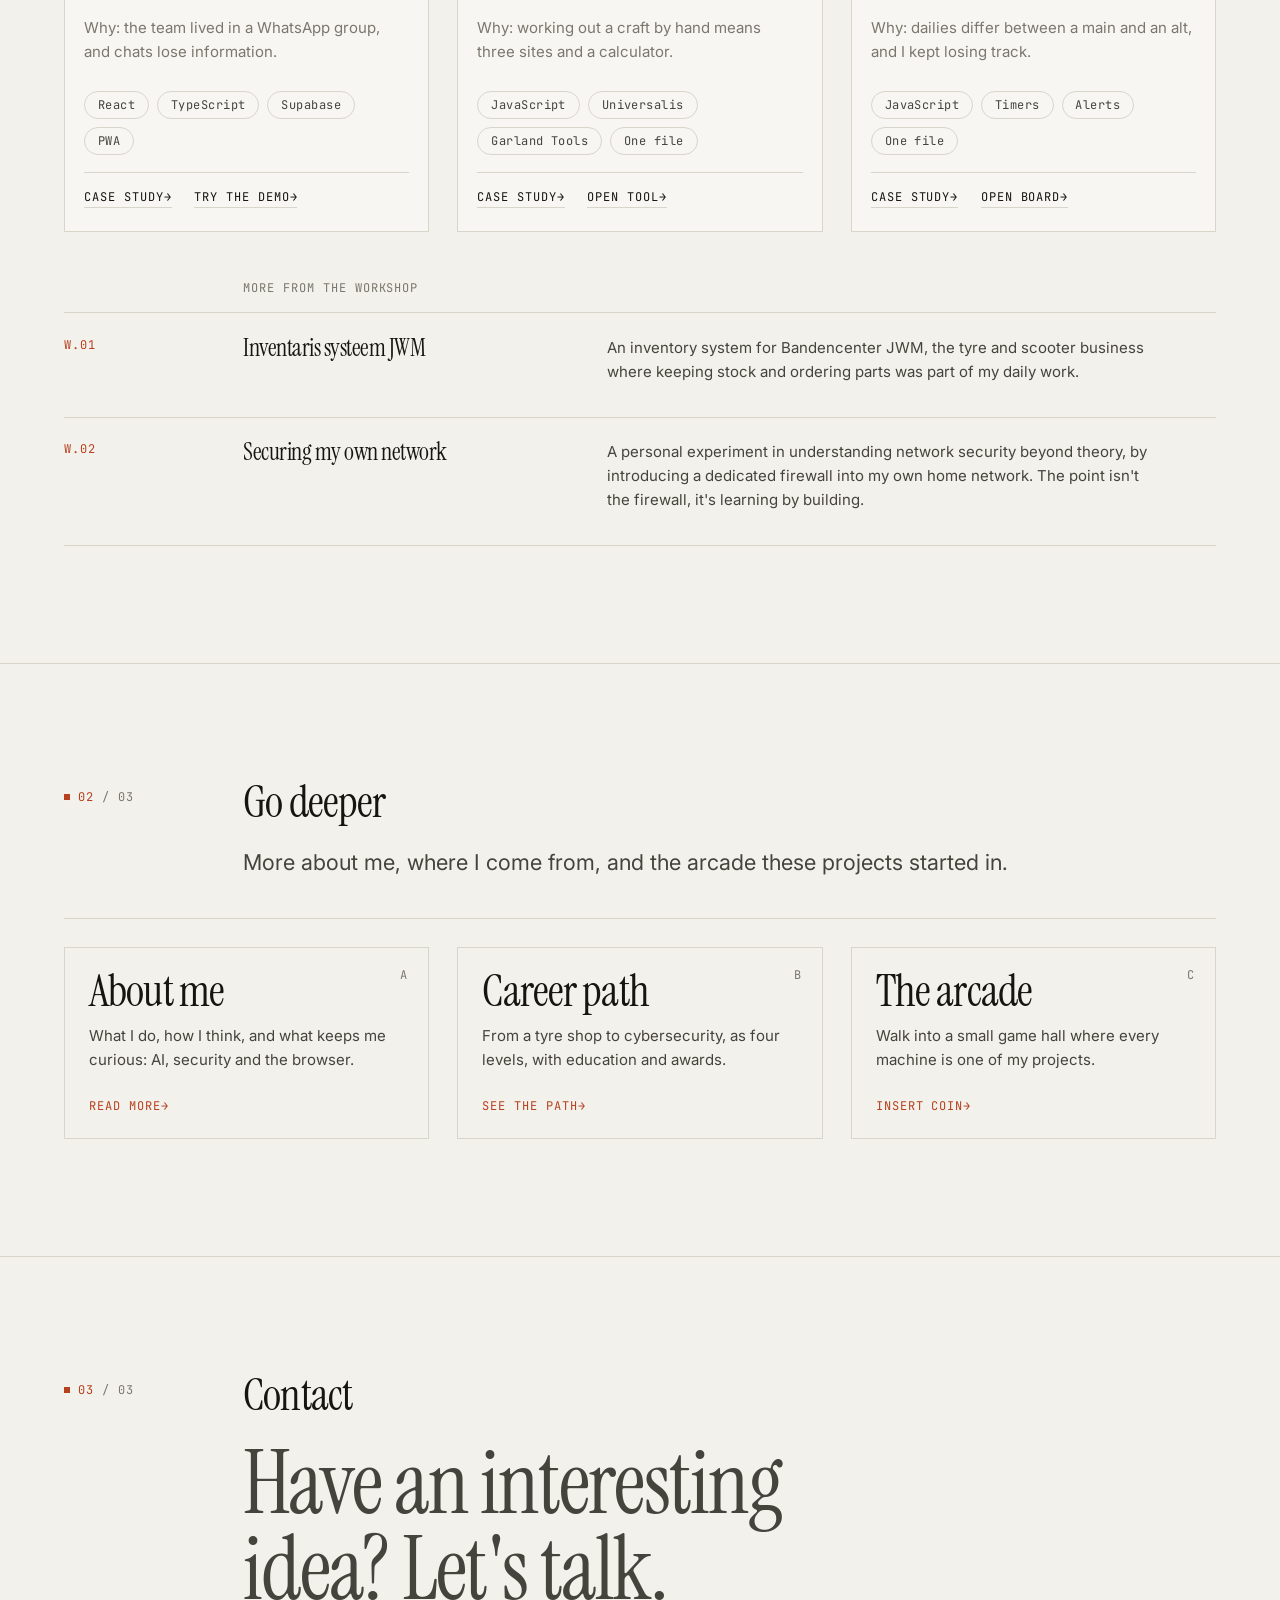
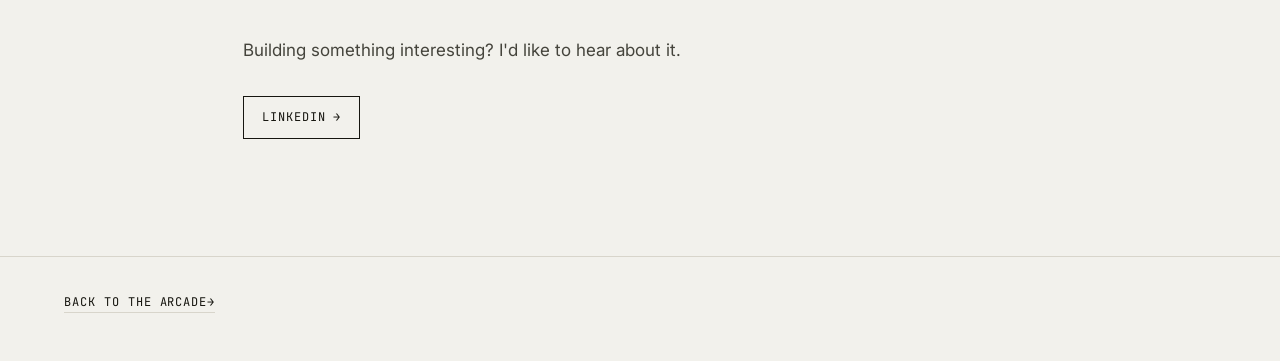
<file: portfolio.html>
<!DOCTYPE html>
<html lang="en">
<head>
<meta charset="UTF-8">
<meta name="viewport" content="width=device-width, initial-scale=1">
<title>Jordi Mutsaers - Project Manager &amp; Technology Enthusiast</title>
<meta name="description" content="Project Manager in cybersecurity, with a strong curiosity for technology, AI and digital experiences. Projects I built, why I built them, and how.">
<meta property="og:type" content="website">
<meta property="og:title" content="Jordi Mutsaers - Project Manager &amp; Technology Enthusiast">
<meta property="og:description" content="Project Manager in cybersecurity, with a strong curiosity for technology, AI and digital experiences. Projects I built, why I built them, and how.">
<!-- ASSUMPTION: the og:image URL assumes this site is published at https://jordimutsaers.nl/ . Add images/portfolio-og.jpg (1200 x 630). -->
<meta property="og:image" content="https://jordimutsaers.nl/images/portfolio-og.jpg">
<meta property="og:image:width" content="1200">
<meta property="og:image:height" content="630">
<meta name="twitter:card" content="summary_large_image">
<link rel="preconnect" href="https://fonts.googleapis.com">
<link rel="preconnect" href="https://fonts.gstatic.com" crossorigin>
<link href="https://fonts.googleapis.com/css2?family=Inter:wght@400;500;600&family=Instrument+Serif&family=JetBrains+Mono:wght@400;500&display=swap" rel="stylesheet">
<script>
  try{
    var __t = localStorage.getItem('theme');
    if (__t !== 'dark' && __t !== 'light') __t = (window.matchMedia && matchMedia('(prefers-color-scheme: dark)').matches) ? 'dark' : 'light';
    document.documentElement.setAttribute('data-theme', __t);
    var __l = localStorage.getItem('clubbie_lang') || ((navigator.language || '').toLowerCase().indexOf('nl') === 0 ? 'nl' : 'en');
    if (__l === 'nl') document.documentElement.lang = 'nl';
  }catch(e){}
</script>
<link rel="stylesheet" href="portfolio.css?v=8">
</head>
<body class="nojs">
<a class="skip" href="#main"><span lang="en">Skip to content</span><span lang="nl">Ga naar de inhoud</span></a>

<div class="bar">
  <div class="wrap">
    <nav>
      <a class="nav back" href="index.html" data-back><span lang="en">&lsaquo; Back</span><span lang="nl">&lsaquo; Terug</span></a>
      <a class="nav cur" href="portfolio.html" aria-current="page"><span lang="en">Portfolio</span><span lang="nl">Portfolio</span></a>
      <a class="nav opt" href="portfolio.html#projects"><span lang="en">Projects</span><span lang="nl">Projecten</span></a>
      <a class="nav opt" href="about.html"><span lang="en">About</span><span lang="nl">Over mij</span></a>
      <a class="nav opt" href="path.html"><span lang="en">Path</span><span lang="nl">Loopbaan</span></a>
      <a class="nav opt" href="portfolio.html#contact"><span lang="en">Contact</span><span lang="nl">Contact</span></a>
    </nav>
    <div class="right">
      <button class="themebtn" type="button" aria-label="Switch between light and dark theme" title="Light / dark"></button>
      <div class="langs">
        <button class="langbtn" type="button" data-lang="nl" aria-pressed="false" aria-label="Nederlands"><svg viewBox="0 0 9 6" aria-hidden="true"><rect width="9" height="2" fill="#AE1C28"/><rect y="2" width="9" height="2" fill="#fff"/><rect y="4" width="9" height="2" fill="#21468B"/></svg><span>NL</span></button>
        <button class="langbtn" type="button" data-lang="en" aria-pressed="true" aria-label="English"><svg viewBox="0 0 60 30" aria-hidden="true"><rect width="60" height="30" fill="#012169"/><path d="M0,0L60,30M60,0L0,30" stroke="#fff" stroke-width="6"/><path d="M0,0L60,30M60,0L0,30" stroke="#C8102E" stroke-width="2"/><path d="M30,0V30M0,15H60" stroke="#fff" stroke-width="10"/><path d="M30,0V30M0,15H60" stroke="#C8102E" stroke-width="6"/></svg><span>EN</span></button>
      </div>
    </div>
  </div>
  <div class="progress" aria-hidden="true"></div>
</div>

<header class="p-hero">
  <div class="wrap">
    <figure class="player">
      <div class="shot" tabindex="0" role="img" aria-label="Portrait of Jordi Mutsaers. Hover or tap to switch between the pixel and the normal version.">
        <img class="real" src="images/jordi.jpg" width="800" height="800" alt="Jordi Mutsaers" fetchpriority="high">
        <img class="pix" src="images/jordi-pixel.png" width="72" height="72" alt="" aria-hidden="true">
      </div>
      <figcaption class="mono"><span class="p">Player 1</span><span>Jordi M.</span><span class="lv">LV.31</span></figcaption>
    </figure>
    <div class="grid">
      <p class="counter">S.01</p>
      <div>
        <h1>Jordi<br>Mutsaers</h1>
        <p class="role mono">Project Manager &amp; Technology Enthusiast</p>
        <p class="intro" lang="en">Project Manager in cybersecurity, with a strong curiosity for technology, AI and digital experiences. Based in the Netherlands.</p>
        <p class="intro" lang="nl">Projectmanager in cybersecurity, met een sterke nieuwsgierigheid naar technologie, AI en digitale ervaringen. Gevestigd in Nederland.</p>
        <p class="philo" lang="en">I like turning ideas into things that actually work. I'm curious about technology, and I'd rather experiment and build than just talk about ideas. Curiosity, experimentation, building, learning: that loop is the throughline of how I work.</p>
        <p class="philo" lang="nl">Ik zet ideeën graag om in dingen die echt werken. Ik ben nieuwsgierig naar technologie en experimenteer en bouw liever dan alleen over ideeën te praten. Nieuwsgierigheid, experimenteren, bouwen, leren: die cirkel is de rode draad in hoe ik werk.</p>
        <dl class="now">
          <div><dt><span lang="en">Working at</span><span lang="nl">Werkt bij</span></dt><dd>ON2IT Cybersecurity<small><span lang="en">Project Manager</span><span lang="nl">Projectmanager</span></small></dd></div>
          <div><dt><span lang="en">Building</span><span lang="nl">Bouwt</span></dt><dd>Clubbie<small>Retainer's Ledger, Aion 2 Daily Board</small></dd></div>
          <div><dt><span lang="en">Exploring</span><span lang="nl">Verkent</span></dt><dd><span lang="en">AI and the browser as a platform</span><span lang="nl">AI en de browser als platform</span><small><span lang="en">Network security at home</span><span lang="nl">Netwerkbeveiliging thuis</span></small></dd></div>
        </dl>
      </div>
    </div>
  </div>
</header>

<div class="ticker" aria-hidden="true"><div class="track"><span>Curiosity</span><span>Experimentation</span><span>Building</span><span>Learning</span><span>Curiosity</span><span>Experimentation</span><span>Building</span><span>Learning</span><span>Curiosity</span><span>Experimentation</span><span>Building</span><span>Learning</span><span>Curiosity</span><span>Experimentation</span><span>Building</span><span>Learning</span></div></div>

<main id="main">

<section id="projects">
  <div class="wrap">
    <div class="rv sec-head lg">
      <h2><small>01 <i>/ 03</i></small><span lang="en">Selected work</span><span lang="nl">Geselecteerd werk</span></h2>
      <p class="lead" lang="en">Each project opens a case study with screenshots. The live version is one click further.</p>
      <p class="lead" lang="nl">Elk project opent een casestudy met screenshots. De live versie is één klik verder.</p>
      <p lang="en">All three were built as product owner together with an AI coding assistant, and each page says so.</p>
      <p lang="nl">Alle drie zijn gebouwd als product owner, samen met een AI-codeerassistent, en elke pagina zegt dat.</p>
    </div>

    <div class="projects rv full">

      <article class="card-p">
        <div class="art"><span class="sprite" role="img" aria-label="A pixel art football"><svg viewBox="0 0 16 16" xmlns="http://www.w3.org/2000/svg"><rect class="i" x="7" y="0" width="2" height="1"/><rect class="i" x="4" y="1" width="8" height="1"/><rect class="i" x="3" y="2" width="2" height="1"/><rect class="m" x="8" y="2" width="1" height="1"/><rect class="i" x="11" y="2" width="2" height="1"/><rect class="i" x="2" y="3" width="2" height="1"/><rect class="a" x="4" y="3" width="2" height="1"/><rect class="m" x="8" y="3" width="1" height="1"/><rect class="a" x="11" y="3" width="1" height="1"/><rect class="i" x="12" y="3" width="2" height="1"/><rect class="i" x="1" y="4" width="2" height="1"/><rect class="a" x="4" y="4" width="1" height="1"/><rect class="m" x="8" y="4" width="1" height="1"/><rect class="a" x="11" y="4" width="1" height="1"/><rect class="i" x="13" y="4" width="2" height="1"/><rect class="i" x="1" y="5" width="1" height="1"/><rect class="a" x="7" y="5" width="2" height="1"/><rect class="i" x="14" y="5" width="1" height="1"/><rect class="i" x="1" y="6" width="1" height="1"/><rect class="m" x="2" y="6" width="3" height="1"/><rect class="a" x="6" y="6" width="4" height="1"/><rect class="m" x="11" y="6" width="3" height="1"/><rect class="i" x="14" y="6" width="1" height="1"/><rect class="i" x="0" y="7" width="2" height="1"/><rect class="a" x="5" y="7" width="6" height="1"/><rect class="i" x="14" y="7" width="2" height="1"/><rect class="i" x="0" y="8" width="2" height="1"/><rect class="a" x="6" y="8" width="4" height="1"/><rect class="i" x="14" y="8" width="2" height="1"/><rect class="i" x="1" y="9" width="1" height="1"/><rect class="a" x="2" y="9" width="2" height="1"/><rect class="a" x="6" y="9" width="4" height="1"/><rect class="a" x="13" y="9" width="1" height="1"/><rect class="i" x="14" y="9" width="1" height="1"/><rect class="i" x="1" y="10" width="1" height="1"/><rect class="a" x="2" y="10" width="1" height="1"/><rect class="m" x="5" y="10" width="2" height="1"/><rect class="m" x="9" y="10" width="2" height="1"/><rect class="a" x="13" y="10" width="1" height="1"/><rect class="i" x="14" y="10" width="1" height="1"/><rect class="i" x="1" y="11" width="2" height="1"/><rect class="m" x="5" y="11" width="1" height="1"/><rect class="m" x="10" y="11" width="1" height="1"/><rect class="i" x="13" y="11" width="2" height="1"/><rect class="i" x="2" y="12" width="2" height="1"/><rect class="m" x="4" y="12" width="2" height="1"/><rect class="m" x="10" y="12" width="2" height="1"/><rect class="i" x="12" y="12" width="2" height="1"/><rect class="i" x="3" y="13" width="2" height="1"/><rect class="a" x="8" y="13" width="2" height="1"/><rect class="i" x="11" y="13" width="2" height="1"/><rect class="i" x="4" y="14" width="8" height="1"/><rect class="i" x="7" y="15" width="2" height="1"/></svg></span></div>
        <div class="metarow"><span class="n mono">01</span><span class="c mono">Team app</span></div>
        <h3>Clubbie</h3>
        <p class="type"><span lang="en">A team manager for an amateur football team</span><span lang="nl">Een teammanager voor een amateurvoetbalteam</span></p>
        <p lang="en">Agenda, live match, standings, player cards and a season recap in one installable app.</p>
        <p lang="nl">Agenda, live wedstrijd, ranglijst, spelerskaarten en een seizoensterugblik in één installeerbare app.</p>
        <p class="why" lang="en">Why: the team lived in a WhatsApp group, and chats lose information.</p>
        <p class="why" lang="nl">Waarom: het team leefde in een WhatsApp-groep, en chats verliezen informatie.</p>
        <div class="specs"><ul class="chips"><li>React</li><li>TypeScript</li><li>Supabase</li><li>PWA</li></ul></div>
        <div class="acts">
          <a class="tlink" href="case-clubbie.html"><span lang="en">Case study</span><span lang="nl">Casestudy</span></a>
          <a class="tlink" href="https://clubbie.net/demo" rel="noopener"><span lang="en">Try the demo</span><span lang="nl">Probeer de demo</span></a>
        </div>
      </article>

      <article class="card-p">
        <div class="art"><span class="sprite" role="img" aria-label="A pixel art crystal"><svg viewBox="0 0 16 13" xmlns="http://www.w3.org/2000/svg"><rect class="i" x="7" y="0" width="2" height="1"/><rect class="i" x="6" y="1" width="1" height="1"/><rect class="a" x="7" y="1" width="2" height="1"/><rect class="i" x="9" y="1" width="1" height="1"/><rect class="i" x="5" y="2" width="1" height="1"/><rect class="a" x="6" y="2" width="2" height="1"/><rect class="m" x="8" y="2" width="2" height="1"/><rect class="i" x="10" y="2" width="1" height="1"/><rect class="i" x="4" y="3" width="1" height="1"/><rect class="a" x="5" y="3" width="2" height="1"/><rect class="m" x="7" y="3" width="3" height="1"/><rect class="m" x="10" y="3" width="1" height="1"/><rect class="i" x="11" y="3" width="1" height="1"/><rect class="i" x="3" y="4" width="1" height="1"/><rect class="a" x="4" y="4" width="2" height="1"/><rect class="m" x="6" y="4" width="4" height="1"/><rect class="m" x="10" y="4" width="2" height="1"/><rect class="i" x="12" y="4" width="1" height="1"/><rect class="i" x="3" y="5" width="1" height="1"/><rect class="a" x="4" y="5" width="1" height="1"/><rect class="m" x="5" y="5" width="5" height="1"/><rect class="m" x="10" y="5" width="2" height="1"/><rect class="i" x="12" y="5" width="1" height="1"/><rect class="i" x="3" y="6" width="1" height="1"/><rect class="a" x="4" y="6" width="1" height="1"/><rect class="m" x="5" y="6" width="5" height="1"/><rect class="m" x="10" y="6" width="2" height="1"/><rect class="i" x="12" y="6" width="1" height="1"/><rect class="i" x="3" y="7" width="1" height="1"/><rect class="a" x="4" y="7" width="1" height="1"/><rect class="m" x="5" y="7" width="5" height="1"/><rect class="m" x="10" y="7" width="2" height="1"/><rect class="i" x="12" y="7" width="1" height="1"/><rect class="i" x="3" y="8" width="1" height="1"/><rect class="a" x="4" y="8" width="1" height="1"/><rect class="m" x="5" y="8" width="5" height="1"/><rect class="m" x="10" y="8" width="2" height="1"/><rect class="i" x="12" y="8" width="1" height="1"/><rect class="i" x="4" y="9" width="1" height="1"/><rect class="a" x="5" y="9" width="1" height="1"/><rect class="m" x="6" y="9" width="4" height="1"/><rect class="m" x="10" y="9" width="1" height="1"/><rect class="i" x="11" y="9" width="1" height="1"/><rect class="i" x="5" y="10" width="1" height="1"/><rect class="a" x="6" y="10" width="1" height="1"/><rect class="m" x="7" y="10" width="3" height="1"/><rect class="i" x="10" y="10" width="1" height="1"/><rect class="i" x="6" y="11" width="1" height="1"/><rect class="a" x="7" y="11" width="1" height="1"/><rect class="m" x="8" y="11" width="1" height="1"/><rect class="i" x="9" y="11" width="1" height="1"/><rect class="i" x="7" y="12" width="2" height="1"/></svg></span></div>
        <div class="metarow"><span class="n mono">02</span><span class="c mono">Game tool</span></div>
        <h3>Retainer's Ledger</h3>
        <p class="type"><span lang="en">A crafting and market tool for Final Fantasy XIV</span><span lang="nl">Een craft- en markttool voor Final Fantasy XIV</span></p>
        <p lang="en">Paste a link to a craftable item and see what it really costs to make, with live market prices.</p>
        <p lang="nl">Plak de link van een craftbaar item en zie wat het echt kost om te maken, met live marktprijzen.</p>
        <p class="why" lang="en">Why: working out a craft by hand means three sites and a calculator.</p>
        <p class="why" lang="nl">Waarom: een craft met de hand uitrekenen kost drie sites en een rekenmachine.</p>
        <div class="specs"><ul class="chips"><li>JavaScript</li><li>Universalis</li><li>Garland Tools</li><li>One file</li></ul></div>
        <div class="acts">
          <a class="tlink" href="case-ffxiv.html"><span lang="en">Case study</span><span lang="nl">Casestudy</span></a>
          <a class="tlink" href="ffxiv.html"><span lang="en">Open tool</span><span lang="nl">Open tool</span></a>
        </div>
      </article>

      <article class="card-p">
        <div class="art"><span class="sprite" role="img" aria-label="A pixel art hourglass"><svg viewBox="0 0 16 15" xmlns="http://www.w3.org/2000/svg"><rect class="i" x="0" y="0" width="16" height="1"/><rect class="i" x="1" y="1" width="1" height="1"/><rect class="a" x="2" y="1" width="12" height="1"/><rect class="i" x="14" y="1" width="1" height="1"/><rect class="i" x="2" y="2" width="1" height="1"/><rect class="a" x="3" y="2" width="10" height="1"/><rect class="i" x="13" y="2" width="1" height="1"/><rect class="i" x="3" y="3" width="1" height="1"/><rect class="a" x="4" y="3" width="8" height="1"/><rect class="i" x="12" y="3" width="1" height="1"/><rect class="i" x="4" y="4" width="1" height="1"/><rect class="a" x="5" y="4" width="6" height="1"/><rect class="i" x="11" y="4" width="1" height="1"/><rect class="i" x="5" y="5" width="1" height="1"/><rect class="a" x="6" y="5" width="4" height="1"/><rect class="i" x="10" y="5" width="1" height="1"/><rect class="i" x="6" y="6" width="1" height="1"/><rect class="a" x="7" y="6" width="2" height="1"/><rect class="i" x="9" y="6" width="1" height="1"/><rect class="i" x="7" y="7" width="2" height="1"/><rect class="i" x="6" y="8" width="1" height="1"/><rect class="m" x="7" y="8" width="2" height="1"/><rect class="i" x="9" y="8" width="1" height="1"/><rect class="i" x="5" y="9" width="1" height="1"/><rect class="m" x="6" y="9" width="4" height="1"/><rect class="i" x="10" y="9" width="1" height="1"/><rect class="i" x="4" y="10" width="1" height="1"/><rect class="m" x="5" y="10" width="6" height="1"/><rect class="i" x="11" y="10" width="1" height="1"/><rect class="i" x="3" y="11" width="1" height="1"/><rect class="m" x="4" y="11" width="8" height="1"/><rect class="i" x="12" y="11" width="1" height="1"/><rect class="i" x="2" y="12" width="1" height="1"/><rect class="m" x="3" y="12" width="10" height="1"/><rect class="i" x="13" y="12" width="1" height="1"/><rect class="i" x="1" y="13" width="1" height="1"/><rect class="m" x="2" y="13" width="12" height="1"/><rect class="i" x="14" y="13" width="1" height="1"/><rect class="i" x="0" y="14" width="16" height="1"/></svg></span></div>
        <div class="metarow"><span class="n mono">03</span><span class="c mono">Game tool</span></div>
        <h3>Aion 2 Daily Board</h3>
        <p class="type"><span lang="en">A daily checklist with live timers</span><span lang="nl">Een dagelijkse checklist met live timers</span></p>
        <p lang="en">A checklist with live timers for a main and alts, built to sit on a second screen.</p>
        <p lang="nl">Een checklist met live timers voor een main en alts, gebouwd voor een tweede scherm.</p>
        <p class="why" lang="en">Why: dailies differ between a main and an alt, and I kept losing track.</p>
        <p class="why" lang="nl">Waarom: dailies verschillen tussen een main en een alt, en ik raakte het overzicht kwijt.</p>
        <div class="specs"><ul class="chips"><li>JavaScript</li><li>Timers</li><li>Alerts</li><li>One file</li></ul></div>
        <div class="acts">
          <a class="tlink" href="case-aion2.html"><span lang="en">Case study</span><span lang="nl">Casestudy</span></a>
          <a class="tlink" href="aion2.html"><span lang="en">Open board</span><span lang="nl">Open bord</span></a>
        </div>
      </article>
    </div>

    <h3 class="block-title rv"><span lang="en">More from the workshop</span><span lang="nl">Meer uit de werkplaats</span></h3>
    <div class="rows rv full">
      <div class="row">
        <span class="lab">W.01</span>
        <h3>Inventaris systeem JWM</h3>
        <div>
          <p lang="en">An inventory system for Bandencenter JWM, the tyre and scooter business where keeping stock and ordering parts was part of my daily work.</p>
          <p lang="nl">Een voorraadsysteem voor Bandencenter JWM, het band- en scooterbedrijf waar voorraad bijhouden en onderdelen bestellen onderdeel was van mijn dagelijks werk.</p>
        </div>
      </div>
      <div class="row">
        <span class="lab">W.02</span>
        <h3><span lang="en">Securing my own network</span><span lang="nl">Mijn eigen netwerk beveiligen</span></h3>
        <div>
          <p lang="en">A personal experiment in understanding network security beyond theory, by introducing a dedicated firewall into my own home network. The point isn't the firewall, it's learning by building.</p>
          <p lang="nl">Een persoonlijk experiment om netwerkbeveiliging verder te begrijpen dan theorie, door een eigen firewall in mijn thuisnetwerk te zetten. Het gaat niet om de firewall, maar om leren door te bouwen.</p>
        </div>
      </div>
    </div>
  </div>
</section>

<section id="explore">
  <div class="wrap">
    <div class="rv sec-head lg">
      <h2><small>02 <i>/ 03</i></small><span lang="en">Go deeper</span><span lang="nl">Verder kijken</span></h2>
      <p class="lead" lang="en">More about me, where I come from, and the arcade these projects started in.</p>
      <p class="lead" lang="nl">Meer over mij, waar ik vandaan kom, en de arcade waar deze projecten begonnen.</p>
    </div>
    <div class="tiles rv full">
      <a class="tile" href="about.html">
        <span class="mono n">A</span>
        <h3><span lang="en">About me</span><span lang="nl">Over mij</span></h3>
        <p lang="en">What I do, how I think, and what keeps me curious: AI, security and the browser.</p>
        <p lang="nl">Wat ik doe, hoe ik denk en wat me nieuwsgierig houdt: AI, security en de browser.</p>
        <span class="go mono"><span lang="en">Read more</span><span lang="nl">Lees meer</span></span>
      </a>
      <a class="tile" href="path.html">
        <span class="mono n">B</span>
        <h3><span lang="en">Career path</span><span lang="nl">Loopbaan</span></h3>
        <p lang="en">From a tyre shop to cybersecurity, as four levels, with education and awards.</p>
        <p lang="nl">Van bandencentrum naar cybersecurity, in vier levels, met opleiding en prijzen.</p>
        <span class="go mono"><span lang="en">See the path</span><span lang="nl">Bekijk het pad</span></span>
      </a>
      <a class="tile" href="index.html">
        <span class="mono n">C</span>
        <h3><span lang="en">The arcade</span><span lang="nl">De arcade</span></h3>
        <p lang="en">Walk into a small game hall where every machine is one of my projects.</p>
        <p lang="nl">Loop een kleine speelhal in waar elke machine een van mijn projecten is.</p>
        <span class="go mono"><span lang="en">Insert coin</span><span lang="nl">Voer munt in</span></span>
      </a>
    </div>
  </div>
</section>

<section id="contact" class="contact">
  <div class="wrap">
    <div class="rv sec-head lg">
      <h2><small>03 <i>/ 03</i></small><span lang="en">Contact</span><span lang="nl">Contact</span></h2>
      <p class="big" lang="en">Have an interesting idea? Let's talk.</p>
      <p class="big" lang="nl">Een interessant idee? Laten we praten.</p>
      <p class="small" lang="en">Building something interesting? I'd like to hear about it.</p>
      <p class="small" lang="nl">Bouw je iets interessants? Ik hoor er graag over.</p>
      <p><a class="btn" href="https://www.linkedin.com/in/jordi-mutsaers/" rel="noopener">LinkedIn</a></p>
    </div>
  </div>
</section>
</main>

<footer>
  <div class="wrap"><a class="tlink" href="index.html"><span lang="en">Back to the arcade</span><span lang="nl">Terug naar de arcade</span></a></div>
</footer>

<script src="portfolio.js?v=8"></script>
<script>
  (function(){
    var T = {
      en: { title: 'Jordi Mutsaers - Project Manager & Technology Enthusiast', desc: 'Project Manager in cybersecurity, with a strong curiosity for technology, AI and digital experiences. Projects I built, why I built them, and how.' },
      nl: { title: 'Jordi Mutsaers - Project Manager & Technology Enthusiast', desc: 'Projectmanager in cybersecurity, met een sterke nieuwsgierigheid naar technologie, AI en digitale ervaringen. Projecten die ik bouwde, waarom en hoe.' }
    };
    function meta(sel, v){ var m = document.querySelector(sel); if (m) m.setAttribute('content', v); }
    function setLang(l, save){
      if (l !== 'nl') l = 'en';
      document.documentElement.lang = l;
      document.title = T[l].title;
      meta('meta[name="description"]', T[l].desc);
      meta('meta[property="og:title"]', T[l].title);
      meta('meta[property="og:description"]', T[l].desc);
      document.querySelectorAll('.langbtn').forEach(function(b){ b.setAttribute('aria-pressed', b.getAttribute('data-lang') === l ? 'true' : 'false'); });
      if (save){ try{ localStorage.setItem('clubbie_lang', l); }catch(e){} }
    }
    document.querySelectorAll('.langbtn').forEach(function(b){ b.addEventListener('click', function(){ setLang(b.getAttribute('data-lang'), true); }); });
    setLang(document.documentElement.lang === 'nl' ? 'nl' : 'en', false);
  })();
  try{
    if (sessionStorage.getItem('arcade_in')){
      sessionStorage.removeItem('arcade_in');
      var __d = document.createElement('div');
      __d.style.cssText = 'position:fixed;inset:0;z-index:99999;background:#080e20;pointer-events:none;transition:opacity .8s ease';
      document.body.appendChild(__d);
      requestAnimationFrame(function(){ requestAnimationFrame(function(){ __d.style.opacity = '0'; setTimeout(function(){ __d.remove(); }, 900); }); });
    }
  }catch(e){}
</script>
</body>
</html>
</file>
<file: minrae/assets/minrae.css>
/* MINRAE concept V5 - "Cherry Noir"
   Dark base, cherry + burgundy, white highlights. Thin glowing borders with sparkle corners.
   Alternate theme: html[data-theme="mono"] (black / white / silver). */

:root {
  --bg: #0d0507;
  --bg-2: #170a0e;
  --surface: rgba(36, 12, 19, .72);
  --burgundy: #4a0d1a;
  --burgundy-2: #6e1426;
  --cherry: #a3203f;
  --pink: #f2a7ba;
  --blush: #f4d5dc;
  --ink: #f8ece9;
  --muted: #bc979e;
  --line: rgba(242, 167, 186, .55);
  --line-strong: rgba(250, 210, 222, .95);
  --glow: rgba(226, 70, 112, .55);
  --glow-soft: rgba(190, 40, 80, .22);
  --sparkle: #fbe3ea;
  --btn-ink: #fff;

  --f-display: "Cormorant Garamond", Georgia, serif;
  --f-serif: "Cormorant Garamond", Georgia, serif;
  --f-script: "Pinyon Script", cursive;
  --f-body: "Cormorant Garamond", Georgia, serif;

  --radius: 14px;
  --lily-svg: url("data:image/svg+xml,%3Csvg xmlns='http://www.w3.org/2000/svg' viewBox='0 0 24 24'%3E%3Cpath d='M12 12C8.9 9.6 9 4.6 12 0.6C15 4.6 15.1 9.6 12 12Z' transform='rotate%280 12 12%29'/%3E%3Cpath d='M12 12C9.6 9.4 9.7 5.2 12 1.8C14.3 5.2 14.4 9.4 12 12Z' transform='rotate%2860 12 12%29'/%3E%3Cpath d='M12 12C8.9 9.6 9 4.6 12 0.6C15 4.6 15.1 9.6 12 12Z' transform='rotate%28120 12 12%29'/%3E%3Cpath d='M12 12C9.6 9.4 9.7 5.2 12 1.8C14.3 5.2 14.4 9.4 12 12Z' transform='rotate%28180 12 12%29'/%3E%3Cpath d='M12 12C8.9 9.6 9 4.6 12 0.6C15 4.6 15.1 9.6 12 12Z' transform='rotate%28240 12 12%29'/%3E%3Cpath d='M12 12C9.6 9.4 9.7 5.2 12 1.8C14.3 5.2 14.4 9.4 12 12Z' transform='rotate%28300 12 12%29'/%3E%3Cline x1='12' y1='12' x2='16.30' y2='4.55' stroke='black' stroke-width='.55'/%3E%3Cellipse cx='16.30' cy='4.55' rx='1.1' ry='.6' transform='rotate%2830 16.30 4.55%29'/%3E%3Cline x1='12' y1='12' x2='20.60' y2='12.00' stroke='black' stroke-width='.55'/%3E%3Cellipse cx='20.60' cy='12.00' rx='1.1' ry='.6' transform='rotate%2890 20.60 12.00%29'/%3E%3Cline x1='12' y1='12' x2='16.30' y2='19.45' stroke='black' stroke-width='.55'/%3E%3Cellipse cx='16.30' cy='19.45' rx='1.1' ry='.6' transform='rotate%28150 16.30 19.45%29'/%3E%3Cline x1='12' y1='12' x2='7.70' y2='19.45' stroke='black' stroke-width='.55'/%3E%3Cellipse cx='7.70' cy='19.45' rx='1.1' ry='.6' transform='rotate%28210 7.70 19.45%29'/%3E%3Cline x1='12' y1='12' x2='3.40' y2='12.00' stroke='black' stroke-width='.55'/%3E%3Cellipse cx='3.40' cy='12.00' rx='1.1' ry='.6' transform='rotate%28270 3.40 12.00%29'/%3E%3Cline x1='12' y1='12' x2='7.70' y2='4.55' stroke='black' stroke-width='.55'/%3E%3Cellipse cx='7.70' cy='4.55' rx='1.1' ry='.6' transform='rotate%28330 7.70 4.55%29'/%3E%3Ccircle cx='12' cy='12' r='1.5'/%3E%3C/svg%3E");
  --sparkle-svg: url("data:image/svg+xml,%3Csvg xmlns='http://www.w3.org/2000/svg' viewBox='0 0 24 24'%3E%3Cpath d='M12 0C12.35 9.2 14.8 11.65 24 12C14.8 12.35 12.35 14.8 12 24C11.65 14.8 9.2 12.35 0 12C9.2 11.65 11.65 9.2 12 0Z'/%3E%3C/svg%3E");
}

html[data-theme="light"] {
  --bg: #f8eeeb;
  --bg-2: #f1e0dc;
  --surface: rgba(255, 251, 250, .82);
  --burgundy: #f0d6db;
  --burgundy-2: #ebc4ce;
  --cherry: #7d1530;
  --pink: #a3244a;
  --blush: #8a1f3d;
  --ink: #3a0c17;
  --muted: #7f4c57;
  --line: rgba(150, 35, 70, .42);
  --line-strong: rgba(125, 21, 48, .85);
  --glow: rgba(214, 70, 112, .42);
  --glow-soft: rgba(214, 70, 112, .16);
  --sparkle: #b5345b;
  --btn-ink: #fff6f8;
}
/* The logo is white/pink glow art: tint it wine on light backgrounds. */
html[data-theme="light"] .brand img,
html[data-theme="light"] .site-footer img,
html[data-theme="light"] .logo-wrap img {
  filter: brightness(0) saturate(100%) invert(14%) sepia(52%) saturate(4200%) hue-rotate(327deg) brightness(92%)
          drop-shadow(0 0 6px rgba(214, 70, 112, .35));
}
html[data-theme="light"] .spk { filter: drop-shadow(0 0 3px rgba(214, 70, 112, .45)); }

html[data-theme="mono"] {
  --bg: #060606;
  --bg-2: #0e0e0e;
  --surface: rgba(22, 22, 22, .75);
  --burgundy: #1d1d1d;
  --burgundy-2: #2c2c2c;
  --cherry: #f2f2f2;
  --pink: #ffffff;
  --blush: #e6e6e6;
  --ink: #ffffff;
  --muted: #9a9a9a;
  --line: rgba(255, 255, 255, .45);
  --line-strong: rgba(255, 255, 255, .9);
  --glow: rgba(255, 255, 255, .35);
  --glow-soft: rgba(255, 255, 255, .1);
  --sparkle: #ffffff;
  --btn-ink: #0a0a0a;
}

* { box-sizing: border-box; }
html { scroll-behavior: smooth; }
body {
  margin: 0;
  min-height: 100vh;
  background:
    radial-gradient(ellipse 70% 50% at 50% -10%, color-mix(in srgb, var(--burgundy-2) 55%, transparent), transparent 70%),
    radial-gradient(ellipse 50% 40% at 100% 60%, color-mix(in srgb, var(--burgundy) 40%, transparent), transparent 70%),
    var(--bg);
  background-attachment: fixed;
  color: var(--ink);
  font: 400 17px/1.6 var(--f-body);
  -webkit-font-smoothing: antialiased;
  overflow-x: hidden;
}
a { color: inherit; text-decoration: none; }
img { display: block; max-width: 100%; }

/* ---------- Sparkle primitive ---------- */
.spk {
  position: absolute;
  width: 12px; height: 12px;
  background: var(--sparkle);
  -webkit-mask: var(--sparkle-svg) center / contain no-repeat;
          mask: var(--sparkle-svg) center / contain no-repeat;
  filter: drop-shadow(0 0 4px var(--pink)) drop-shadow(0 0 10px var(--glow));
  pointer-events: none;
  animation: twinkle 3.2s ease-in-out infinite;
}
@keyframes twinkle {
  0%, 100% { opacity: .25; transform: scale(.55) rotate(0deg); }
  50%      { opacity: 1;   transform: scale(1) rotate(45deg); }
}
@keyframes drift {
  0%   { opacity: 0; transform: translateY(0) scale(.5) rotate(0); }
  15%  { opacity: 1; }
  85%  { opacity: .9; }
  100% { opacity: 0; transform: translateY(-60vh) scale(1) rotate(180deg); }
}
.sparkle-layer { position: absolute; inset: 0; pointer-events: none; overflow: hidden; z-index: 0; }
.sparkle-layer .spk.float { animation: drift linear infinite; bottom: -20px; }

/* ---------- Glow frame (the core "sparkle border") ---------- */
.glow {
  position: relative;
  border: 1px solid var(--line);
  border-radius: var(--radius);
  box-shadow:
    0 0 4px var(--glow),
    0 0 16px var(--glow-soft),
    0 0 36px var(--glow-soft),
    inset 0 0 8px var(--glow-soft);
  transition: border-color .3s, box-shadow .3s, transform .3s;
}
.glow::before, .glow::after {
  content: "";
  position: absolute;
  width: 14px; height: 14px;
  background: var(--sparkle);
  -webkit-mask: var(--sparkle-svg) center / contain no-repeat;
          mask: var(--sparkle-svg) center / contain no-repeat;
  filter: drop-shadow(0 0 3px var(--pink)) drop-shadow(0 0 8px var(--glow));
  animation: twinkle 3.4s ease-in-out infinite;
  z-index: 3;
  pointer-events: none;
}
.glow::before { top: -9px; right: -9px; width: 18px; height: 18px; }
.glow::after  { bottom: -7px; left: -7px; animation-delay: -1.7s; width: 12px; height: 12px; bottom: -6px; left: -6px; }

/* ---------- Header ---------- */
.site-header {
  position: sticky; top: 0; z-index: 50;
  display: grid; grid-template-columns: 1fr auto 1fr; align-items: center;
  padding: 10px clamp(16px, 4vw, 48px);
  background: color-mix(in srgb, var(--bg) 80%, transparent);
  backdrop-filter: blur(14px);
  border-bottom: 1px solid var(--line);
  box-shadow: 0 1px 18px var(--glow-soft);
}
.brand img { height: 52px; width: auto; filter: drop-shadow(0 0 10px var(--glow)); }
.nav { display: flex; gap: clamp(14px, 3vw, 36px); }
.nav a {
  font: 600 13px/1 var(--f-display); letter-spacing: .22em; text-transform: uppercase;
  color: var(--muted); padding: 8px 0; position: relative;
}
.nav a:hover, .nav a[aria-current="page"] { color: var(--ink); text-shadow: 0 0 10px var(--glow); }
.nav a[aria-current="page"]::after {
  content: ""; position: absolute; left: 50%; bottom: -4px; width: 7px; height: 7px; translate: -50% 0;
  background: var(--sparkle);
  -webkit-mask: var(--sparkle-svg) center / contain no-repeat; mask: var(--sparkle-svg) center / contain no-repeat;
}
.header-right { justify-self: end; display: flex; gap: 10px; align-items: center; }

.theme-toggle {
  font: 600 12px/1 var(--f-display); letter-spacing: .18em; text-transform: uppercase;
  color: var(--muted); background: transparent; cursor: pointer;
  border: 1px solid var(--line); border-radius: 999px; padding: 8px 12px;
}
.theme-toggle:hover { color: var(--ink); border-color: var(--line-strong); box-shadow: 0 0 12px var(--glow-soft); }

/* ---------- Buttons ---------- */
.btn {
  display: inline-flex; align-items: center; gap: 10px;
  font: 600 13px/1 var(--f-display); letter-spacing: .22em; text-transform: uppercase;
  padding: 15px 24px; border-radius: 999px; cursor: pointer;
  border: 1px solid var(--line-strong);
  color: var(--ink); background: transparent;
  box-shadow: 0 0 12px var(--glow-soft), inset 0 0 10px var(--glow-soft);
  transition: box-shadow .25s, background .25s, transform .25s;
}
.btn:hover { box-shadow: 0 0 22px var(--glow), inset 0 0 14px var(--glow-soft); transform: translateY(-1px); }
.btn-solid {
  background: linear-gradient(180deg, var(--cherry), color-mix(in srgb, var(--cherry) 60%, var(--burgundy)));
  border-color: color-mix(in srgb, var(--pink) 70%, white);
  color: var(--btn-ink);
}
.spk-inline {
  width: 11px; height: 11px; background: currentColor; display: inline-block;
  -webkit-mask: var(--sparkle-svg) center / contain no-repeat; mask: var(--sparkle-svg) center / contain no-repeat;
}

.eyebrow {
  display: inline-flex; align-items: center; gap: 10px;
  font: 600 13px/1 var(--f-display); letter-spacing: .3em; text-transform: uppercase; color: var(--pink);
}
.serif { font-family: var(--f-serif); font-style: italic; font-weight: 400; }

/* ---------- Enter page ---------- */
.enter {
  min-height: 100vh; display: grid; place-items: center; position: relative; overflow: hidden;
  background:
    radial-gradient(ellipse 45% 40% at 50% 48%, color-mix(in srgb, var(--burgundy-2) 70%, transparent), transparent 75%),
    var(--bg);
}
.enter-frame { position: absolute; inset: 18px; pointer-events: none; border-radius: 20px; }
.enter-stage { position: relative; display: grid; justify-items: center; gap: 34px; z-index: 2; padding: 40px; }
.logo-wrap { position: relative; width: min(620px, 82vw); aspect-ratio: 2 / 1; }
.logo-wrap img { width: 100%; height: 100%; object-fit: contain; filter: drop-shadow(0 0 18px var(--glow)) drop-shadow(0 0 40px var(--glow-soft)); position: relative; z-index: 1; }
.logo-wrap .sparkle-layer { overflow: visible; inset: -12% -10%; }
.enter-meta { position: absolute; bottom: 36px; left: 0; right: 0; text-align: center; font: 600 12px/1 var(--f-display); letter-spacing: .4em; color: var(--muted); text-transform: uppercase; }
.enter .theme-toggle { position: absolute; top: 34px; right: 38px; z-index: 5; }

/* ---------- Home hero ---------- */
.hero {
  position: relative; overflow: hidden;
  display: grid; grid-template-columns: 1.05fr .95fr; gap: clamp(24px, 5vw, 72px); align-items: center;
  padding: clamp(40px, 7vw, 96px) clamp(16px, 6vw, 96px);
  padding-bottom: clamp(24px, 3vw, 40px);
}
.hero > *:not(.sparkle-layer) { position: relative; z-index: 1; }
.hero h1 {
  margin: 18px 0 8px;
  font: 500 clamp(56px, 8vw, 116px)/.9 var(--f-display); letter-spacing: .08em; text-transform: uppercase;
  text-shadow: 0 0 30px var(--glow-soft);
}
.hero h1 .serif { display: block; text-transform: none; letter-spacing: 0; font-size: .62em; color: var(--blush); text-shadow: 0 0 18px var(--glow); margin-top: 6px; }
.hero p.lede { color: var(--muted); max-width: 42ch; font-size: 16px; margin: 20px 0 32px; }
.hero-actions { display: flex; flex-wrap: wrap; gap: 14px; }
.hero-meta { display: flex; gap: 28px; margin-top: 40px; color: var(--muted); font: 600 12px/1.4 var(--f-display); letter-spacing: .22em; text-transform: uppercase; }
.hero-meta b { display: block; color: var(--ink); font: 400 26px/1 var(--f-serif); font-style: italic; letter-spacing: 0; text-transform: none; margin-bottom: 6px; }

.hero-art { justify-self: center; width: min(400px, 100%); }
.hero-art .glow { padding: 10px; background: var(--surface); border-radius: 22px; }
.hero-art .glow::before { width: 22px; height: 22px; top: -11px; right: -11px; }
.hero-art .glow::after  { width: 16px; height: 16px; bottom: -8px; left: -8px; }
.hero-art img { width: 100%; aspect-ratio: 1 / 1; object-fit: cover; border-radius: 14px; }
.hero-art .caption { display: flex; justify-content: space-between; align-items: baseline; padding: 14px 6px 4px; }
.hero-art .caption strong { font: 600 13px/1 var(--f-display); letter-spacing: .25em; text-transform: uppercase; }
.hero-art .caption span { color: var(--pink); font: 400 26px/1 var(--f-serif); font-style: italic; }
.tag-new {
  position: absolute; top: 22px; left: 22px; z-index: 2;
  font: 600 12px/1 var(--f-display); letter-spacing: .25em; text-transform: uppercase;
  padding: 8px 12px; border-radius: 999px; background: var(--cherry); color: var(--btn-ink);
  box-shadow: 0 0 16px var(--glow);
}

/* ---------- Sections ---------- */
.section { padding: clamp(48px, 7vw, 96px) clamp(16px, 6vw, 96px); position: relative; }
.section-head { display: flex; justify-content: space-between; align-items: baseline; gap: 20px; margin-bottom: 32px; flex-wrap: wrap; }
.section-head h2 { margin: 10px 0 0; font: 600 clamp(16px, 1.6vw, 20px)/1 var(--f-display); text-transform: uppercase; letter-spacing: .28em; }
.section-head h2 .serif { text-transform: none; color: var(--blush); }
.center-cta { display: flex; justify-content: center; margin-top: 44px; }

/* ---------- Product cards ---------- */
.grid { display: grid; grid-template-columns: repeat(auto-fill, minmax(220px, 1fr)); gap: 26px; }
.grid.four { grid-template-columns: repeat(4, 1fr); }
.grid.five { grid-template-columns: repeat(5, 1fr); gap: 28px; }
@media (max-width: 1200px) { .grid.five { grid-template-columns: repeat(4, 1fr); } }
@media (max-width: 1000px) { .grid.five { grid-template-columns: repeat(3, 1fr); } }
.card {
  display: block; padding: 8px; background: var(--surface); border-radius: var(--radius);
}
.card:hover { border-color: var(--line-strong); box-shadow: 0 0 6px var(--glow), 0 0 26px var(--glow), 0 0 60px var(--glow-soft), inset 0 0 12px var(--glow-soft); transform: translateY(-3px); }
.card .thumb { aspect-ratio: 1 / 1; overflow: hidden; border-radius: 9px; background: var(--bg-2); }
.card .thumb img { width: 100%; height: 100%; object-fit: cover; transition: transform .6s; }
.card:hover .thumb img { transform: scale(1.04); }
.card .info { display: flex; justify-content: space-between; align-items: center; padding: 12px 6px 6px; gap: 8px; }
.card .name { font: 600 15px/1.2 var(--f-display); letter-spacing: .2em; text-transform: uppercase; }
.card .plat { display: block; font: 500 11px/1.4 var(--f-body); letter-spacing: .04em; color: var(--muted); text-transform: none; margin-top: 4px; }
.card .price { font: 400 26px/1 var(--f-serif); font-style: italic; color: var(--pink); }

/* ---------- Discord invite ---------- */
.discord {
  display: grid; grid-template-columns: auto 1fr auto; gap: clamp(20px, 4vw, 48px); align-items: center;
  padding: clamp(28px, 4vw, 48px);
  border-radius: 24px;
  background:
    radial-gradient(ellipse 60% 120% at 0% 50%, color-mix(in srgb, var(--burgundy-2) 55%, transparent), transparent 70%),
    var(--surface);
  overflow: visible;
}
.discord::before { width: 22px; height: 22px; top: -11px; right: 40px; }
.discord::after { width: 16px; height: 16px; bottom: -8px; left: 60px; }
.discord-icon {
  width: 84px; height: 84px; border-radius: 22px; display: grid; place-items: center;
  background: linear-gradient(160deg, var(--cherry), var(--burgundy)); box-shadow: 0 0 26px var(--glow);
  color: var(--btn-ink);
}
.discord-icon svg { width: 44px; height: 44px; }
.discord h2 { margin: 8px 0 6px; font: 500 clamp(24px, 3vw, 36px)/1.05 var(--f-display); text-transform: uppercase; }
.discord h2 .serif { text-transform: none; color: var(--blush); }
.discord p { margin: 0; color: var(--muted); max-width: 52ch; }
.discord .perks { display: flex; gap: 18px; flex-wrap: wrap; margin-top: 14px; font: 600 12px/1 var(--f-display); letter-spacing: .2em; text-transform: uppercase; color: var(--ink); }
.discord .perks span { display: inline-flex; gap: 8px; align-items: center; }
.discord .perks i { width: 9px; height: 9px; background: var(--pink); -webkit-mask: var(--sparkle-svg) center / contain no-repeat; mask: var(--sparkle-svg) center / contain no-repeat; }

/* ---------- Collection toolbar ---------- */
.toolbar {
  display: flex; justify-content: space-between; align-items: center; gap: 16px; flex-wrap: wrap;
  padding-bottom: 22px; margin-bottom: 30px; border-bottom: 1px solid var(--line);
}
.chips { display: flex; gap: 8px; flex-wrap: wrap; }
.chip {
  font: 600 12px/1 var(--f-display); letter-spacing: .2em; text-transform: uppercase;
  padding: 10px 16px; border-radius: 999px; border: 1px solid var(--line); background: transparent; color: var(--muted); cursor: pointer;
}
.chip:hover { color: var(--ink); border-color: var(--line-strong); }
.chip.is-active { background: var(--cherry); color: var(--btn-ink); border-color: var(--cherry); box-shadow: 0 0 14px var(--glow); }
.toolbar .count { color: var(--muted); font: 600 12px/1 var(--f-display); letter-spacing: .25em; text-transform: uppercase; }
.select {
  font: 600 12px/1 var(--f-display); letter-spacing: .18em; text-transform: uppercase;
  background: var(--bg-2); color: var(--ink); border: 1px solid var(--line); border-radius: 999px; padding: 10px 14px;
}

/* ---------- Product page ---------- */
.crumbs { font: 600 12px/1 var(--f-display); letter-spacing: .25em; text-transform: uppercase; color: var(--muted); margin-bottom: 32px; }
.crumbs a:hover { color: var(--ink); }
.product { display: grid; grid-template-columns: 1fr 1fr; gap: clamp(28px, 6vw, 80px); align-items: start; }
.product .media { padding: 8px; background: var(--surface); }
.product .media img { width: 100%; aspect-ratio: 1 / 1; object-fit: cover; border-radius: 9px; }
.product h1 { margin: 14px 0 4px; font: 500 clamp(44px, 6vw, 80px)/.95 var(--f-display); text-transform: uppercase; letter-spacing: .08em; }
.product .price { font: 400 40px/1 var(--f-serif); font-style: italic; color: var(--pink); margin: 18px 0 26px; text-shadow: 0 0 18px var(--glow-soft); }
.specs { list-style: none; padding: 0; margin: 0 0 30px; border-top: 1px solid var(--line); }
.specs li { display: flex; justify-content: space-between; padding: 14px 0; border-bottom: 1px solid var(--line); font-size: 14px; }
.specs li span:first-child { color: var(--muted); font: 600 12px/1.6 var(--f-display); letter-spacing: .22em; text-transform: uppercase; }
.product .note { color: var(--muted); font-size: 13px; margin-top: 18px; }

/* ---------- Footer ---------- */
.site-footer {
  border-top: 1px solid var(--line); margin-top: 40px;
  padding: 40px clamp(16px, 6vw, 96px); display: flex; justify-content: space-between; align-items: center; gap: 20px; flex-wrap: wrap;
  color: var(--muted); font: 600 12px/1 var(--f-display); letter-spacing: .25em; text-transform: uppercase;
}
.site-footer img { height: 46px; filter: drop-shadow(0 0 8px var(--glow)); }
.site-footer nav { display: flex; gap: 22px; }
.site-footer a:hover { color: var(--ink); }

/* ---------- Responsive ---------- */
@media (max-width: 900px) {
  .hero, .product { grid-template-columns: 1fr; }
  .hero { min-height: auto; text-align: left; }
  .grid.four, .grid.five { grid-template-columns: repeat(2, 1fr); }
  .discord { grid-template-columns: 1fr; text-align: left; }
  .site-header { grid-template-columns: auto 1fr; }
  .nav { justify-self: end; gap: 16px; }
  .header-right { display: none; }
}
@media (max-width: 520px) {
  .grid, .grid.four, .grid.five { grid-template-columns: 1fr 1fr; gap: 16px; }
  .card .name { font-size: 11px; letter-spacing: .14em; }
  .card .price { font-size: 18px; }
  .brand img { height: 40px; }
}
@media (prefers-reduced-motion: reduce) {
  .spk, .glow::before, .glow::after { animation: none !important; opacity: .8; }
  .sparkle-layer .spk.float { display: none; }
}

/* ---------- v5.1: quiet links + Discord strip ---------- */
.text-link { font: 600 13px/1 var(--f-display); letter-spacing: .22em; text-transform: uppercase; color: var(--muted); border-bottom: 1px solid transparent; padding-bottom: 3px; transition: color .2s, border-color .2s; }
.text-link:hover { color: var(--ink); border-color: var(--line); }
.discord-strip {
  display: flex; align-items: center; justify-content: center; gap: 16px; flex-wrap: wrap;
  margin: 0 clamp(16px, 6vw, 96px); padding: 26px 0;
  border-top: 1px solid color-mix(in srgb, var(--line) 50%, transparent);
  color: var(--muted); text-align: center;
}
.discord-strip p { margin: 0; font-size: 14px; }
.discord-mark { width: 20px; height: 20px; color: var(--pink); opacity: .85; }
.discord-strip + .site-footer { margin-top: 0; }

/* ---------- v5.2: moodboard typography ---------- */
.script { font-family: var(--f-script); font-weight: 400; text-transform: none; letter-spacing: 0; }
.hero h1 .script { display: block; font-size: .5em; color: var(--pink); margin: .1em 0 0 .2em; text-shadow: 0 0 18px var(--glow-soft); }
.hero p.lede { font-style: italic; font-size: 20px; }
.rule { display: flex; align-items: center; gap: 14px; color: var(--pink); }
.rule::before, .rule::after { content: ""; height: 1px; flex: 1; background: linear-gradient(90deg, transparent, var(--line)); }
.rule::after { background: linear-gradient(90deg, var(--line), transparent); }
.rule .spk-inline { width: 13px; height: 13px; filter: drop-shadow(0 0 4px var(--glow)); }
.eyebrow.rule { width: 220px; }
.section-head.center { flex-direction: column; align-items: center; text-align: center; gap: 12px; }
.section-head.center .rule { width: min(420px, 80%); }
.card .price, .product .price, .hero-art .caption span { font-style: italic; font-weight: 500; }
.discord-strip p { font-style: italic; font-size: 17px; }

/* ---------- v5.3: Discord invitation ---------- */
.discord-invite {
  position: relative; text-align: center;
  display: grid; justify-items: center; gap: 12px;
  margin: 0 clamp(16px, 6vw, 96px); padding: clamp(56px, 7vw, 88px) 16px;
  border-top: 1px solid color-mix(in srgb, var(--line) 45%, transparent);
  background: radial-gradient(ellipse 40% 60% at 50% 50%, color-mix(in srgb, var(--burgundy-2) 35%, transparent), transparent 75%);
}
.discord-invite .script { font-size: clamp(30px, 3.4vw, 42px); line-height: 1; color: var(--pink); text-shadow: 0 0 16px var(--glow-soft); }
.discord-invite h2 { margin: 0; font: 500 clamp(26px, 3vw, 36px)/1.1 var(--f-display); letter-spacing: .14em; text-transform: uppercase; color: var(--ink); }
.discord-invite .rule { width: min(320px, 70%); }
.discord-invite p { margin: 4px 0 14px; max-width: 46ch; font-size: 19px; font-style: italic; line-height: 1.5; color: var(--ink); opacity: .85; }
.discord-invite .btn { font-size: 13px; }
.discord-invite .discord-mark { width: 18px; height: 18px; color: currentColor; opacity: 1; }
.discord-invite + .site-footer { margin-top: 0; }

/* ---------- v5.4: lilies, used the same way as the sparkles ---------- */
.spk.lily {
  -webkit-mask-image: var(--lily-svg); mask-image: var(--lily-svg);
  animation-name: bloom;
}
.sparkle-layer .spk.lily.float { animation-name: drift-lily; }
@keyframes bloom {
  0%, 100% { opacity: .3; transform: scale(.7) rotate(-12deg); }
  50%      { opacity: .95; transform: scale(1) rotate(12deg); }
}
@keyframes drift-lily {
  0%   { opacity: 0; transform: translateY(0) rotate(0) scale(.7); }
  15%  { opacity: .9; }
  85%  { opacity: .8; }
  100% { opacity: 0; transform: translateY(-60vh) rotate(120deg) scale(1); }
}
/* Cards: sparkle top-right, little lily bottom-left. */
.glow::after {
  -webkit-mask-image: var(--lily-svg); mask-image: var(--lily-svg);
  width: 16px; height: 16px; bottom: -8px; left: -8px;
  animation-name: bloom;
}
.lily-inline {
  width: 15px; height: 15px; background: currentColor; display: inline-block;
  -webkit-mask: var(--lily-svg) center / contain no-repeat; mask: var(--lily-svg) center / contain no-repeat;
}

/* ---------- v5.5: sparkles + lilies pop up at random spots along glowing borders ---------- */
.glow::before, .glow::after { content: none; }
.edge-spk {
  position: absolute; z-index: 4; pointer-events: none;
  animation: edge-pop var(--life, 2s) ease-in-out forwards;
}
.edge-spk.lily { animation-name: edge-bloom; }
@keyframes edge-pop {
  0%   { opacity: 0; transform: scale(.2) rotate(0deg); }
  35%  { opacity: 1; transform: scale(1) rotate(45deg); }
  100% { opacity: 0; transform: scale(.4) rotate(90deg); }
}
@keyframes edge-bloom {
  0%   { opacity: 0; transform: scale(.3) rotate(-20deg); }
  40%  { opacity: 1; transform: scale(1) rotate(10deg); }
  100% { opacity: 0; transform: scale(.5) rotate(30deg); }
}
@media (prefers-reduced-motion: reduce) { .edge-spk { display: none; } }

/* ---------- v5.6: latest 3 on home ---------- */
.grid.three { grid-template-columns: repeat(3, 1fr); gap: 32px; max-width: 980px; margin: 0 auto; }
@media (max-width: 700px) { .grid.three { grid-template-columns: 1fr; max-width: 340px; } }
</file>
<file: portfolio.css>
/* Portfolio design system: editorial, minimal, one accent, three-colour pixel art.
   Shared by portfolio.html and the three case-*.html pages. */

:root{
  --paper:#f2f1ec; --paper-sunk:#eae8e1; --paper-raised:#f7f6f3;
  --ink:#16150f; --ink-soft:#45443c; --muted:#7a776d; --hairline:#d8d5cb;
  --accent:#b7401f;

  --serif:"Instrument Serif","Times New Roman",Georgia,serif;
  --sans:Inter,system-ui,-apple-system,"Segoe UI",Roboto,Helvetica,Arial,sans-serif;
  --mono:"JetBrains Mono",ui-monospace,"SF Mono",Menlo,Consolas,monospace;

  --type-display:clamp(3.25rem,12vw,10rem);
  --type-h1:clamp(2.5rem,7vw,5.5rem);
  --type-h2:clamp(1.75rem,3.4vw,3.125rem);
  --type-h3:clamp(1.25rem,1.9vw,1.75rem);
  --type-lead:clamp(1.125rem,1.7vw,1.5rem);
  --type-body:1.0625rem;
  --type-small:.9375rem;
  --type-mono:.75rem;

  --gutter:clamp(1.25rem,5vw,4.5rem);
  --gap:clamp(1rem,2.2vw,2rem);
  --section:clamp(5.5rem,13vh,11rem);
  --shell-max:1560px;
  --label:0px;
  color-scheme:light;
}
:root[data-theme="dark"]{
  --paper:#131210; --paper-sunk:#1b1a16; --paper-raised:#21201b;
  --ink:#efece4; --ink-soft:#bcb8ac; --muted:#8b8779; --hairline:#322f28;
  --accent:#e2643e;
  color-scheme:dark;
}
@media (prefers-color-scheme:dark){
  :root:not([data-theme]){
    --paper:#131210; --paper-sunk:#1b1a16; --paper-raised:#21201b;
    --ink:#efece4; --ink-soft:#bcb8ac; --muted:#8b8779; --hairline:#322f28;
    --accent:#e2643e; color-scheme:dark;
  }
}

*{box-sizing:border-box}
html{scroll-behavior:smooth;scroll-padding-top:72px;-webkit-text-size-adjust:100%}
html:not([lang="nl"]) [lang="nl"], html[lang="nl"] [lang="en"]{display:none!important}
body{margin:0;background:var(--paper);color:var(--ink);font:400 var(--type-body)/1.6 var(--sans);
  -webkit-font-smoothing:antialiased;transition:background .5s ease,color .5s ease;overflow-x:hidden}
::selection{background:var(--accent);color:var(--paper)}
a{color:var(--ink);text-decoration-color:var(--hairline);text-underline-offset:.22em;transition:color .35s ease,text-decoration-color .35s ease}
a:hover{color:var(--accent);text-decoration-color:var(--accent)}
:focus-visible{outline:2px solid var(--accent);outline-offset:3px}
img{max-width:100%}
p{margin:0 0 1.1em}
strong{font-weight:600}
code{font:.85em var(--mono);background:var(--paper-sunk);border:1px solid var(--hairline);padding:.05em .4em}
.skip{position:absolute;left:-999px;top:8px;background:var(--ink);color:var(--paper);padding:8px 14px;z-index:60;font:var(--type-mono) var(--mono)}
.skip:focus{left:8px}

/* ---------- label treatment ---------- */
.mono,.eyebrow,.counter,.num,.tag,.meta dt,.rows .lab,.btn,.langbtn,.bar a.nav,figcaption .n{
  font-family:var(--mono);font-size:var(--type-mono);letter-spacing:.08em;text-transform:uppercase;
  font-variant-numeric:tabular-nums;line-height:1.5}

/* ---------- shell ---------- */
.wrap{width:100%;max-width:var(--shell-max);margin:0 auto;padding-inline:var(--gutter)}
.wrap.narrow{max-width:var(--shell-max)}

/* ---------- top bar ---------- */
.bar{position:sticky;top:0;z-index:40;background:color-mix(in srgb,var(--paper) 92%,transparent);
  -webkit-backdrop-filter:blur(10px);backdrop-filter:blur(10px);border-bottom:1px solid var(--hairline);transition:background .5s ease}
.bar .wrap{display:flex;align-items:center;justify-content:space-between;gap:12px;padding-block:12px}
.bar nav{display:flex;align-items:center;gap:clamp(.9rem,2.4vw,1.75rem);flex-wrap:wrap}
.bar a.nav{color:var(--muted);text-decoration:none}
.bar a.nav:hover,.bar a.nav.back{color:var(--ink)}
.bar a.nav:hover{color:var(--accent)}
.bar .right{display:flex;align-items:center;gap:10px}
.themebtn{width:26px;height:26px;border-radius:50%;border:1px solid var(--ink);padding:0;cursor:pointer;
  background:linear-gradient(90deg,var(--ink) 50%,transparent 50%);transition:transform .5s ease,border-color .35s ease}
.themebtn:hover{border-color:var(--accent)}
:root[data-theme="dark"] .themebtn{transform:rotate(180deg)}
.langs{display:flex;gap:6px}
.langbtn{display:inline-flex;align-items:center;gap:7px;color:var(--muted);background:transparent;border:1px solid var(--hairline);
  padding:5px 9px 5px 7px;cursor:pointer;transition:color .35s ease,border-color .35s ease}
.langbtn:hover{color:var(--ink);border-color:var(--ink-soft)}
.langbtn[aria-pressed="true"]{color:var(--ink);border-color:var(--ink)}
.langbtn svg{width:18px;height:12px;display:block}
@media(max-width:640px){.bar a.nav.opt{display:none}.langbtn span{display:none}.langbtn{padding:6px 8px}}

/* ---------- pixel sprites (ink, accent, muted) ---------- */
.sprite{display:block;line-height:0}
.sprite svg{display:block;width:100%;height:auto;shape-rendering:crispEdges}
.sprite .i{fill:var(--ink)} .sprite .a{fill:var(--accent)} .sprite .m{fill:var(--muted)}

/* ---------- placeholder / hatch ---------- */
.hatch{background:var(--paper-sunk) repeating-linear-gradient(45deg,transparent 0 7px,var(--hairline) 7px 8px);box-shadow:inset 0 0 0 1px var(--hairline)}

/* ---------- headings ---------- */
h1,h2,h3{font-family:var(--serif);font-weight:400;line-height:.98;letter-spacing:-.02em;text-wrap:balance;margin:0}
h1{font-size:var(--type-h1)}
h2{font-size:var(--type-h2)}
h3{font-size:var(--type-h3);line-height:1.05}
.lead{font-size:var(--type-lead);line-height:1.4;color:var(--ink);max-width:52ch}
.muted{color:var(--muted)}

/* ---------- hero (case pages) ---------- */
.hero{position:relative;padding:clamp(3.5rem,9vh,7rem) 0 clamp(3rem,7vh,5rem);border-bottom:1px solid var(--hairline)}
.hero .wrap{position:relative}
.hero .sprite{width:84px;margin:0 0 1.75rem}
@media(min-width:900px){.hero .sprite{position:absolute;right:var(--gutter);top:0;width:clamp(120px,12vw,180px);margin:0}}
.eyebrow{color:var(--accent);margin:0 0 1.25rem}
.hero h1{font-size:var(--type-h1);max-width:12ch}
.pitch{font-size:var(--type-lead);line-height:1.4;max-width:46ch;margin:1.5rem 0 2rem;color:var(--ink)}
.meta{display:grid;grid-template-columns:repeat(auto-fit,minmax(150px,1fr));gap:1rem var(--gap);margin:0 0 1.75rem;padding:1.25rem 0 0;border-top:1px solid var(--hairline);max-width:960px}
.meta dt{color:var(--muted)}
.meta dd{margin:.2rem 0 0;font-size:var(--type-small);color:var(--ink-soft)}
.chips{display:flex;flex-wrap:wrap;gap:.5rem;padding:0;margin:0 0 2rem;list-style:none}
.chips li{font:var(--type-mono) var(--mono);letter-spacing:.04em;border:1px solid var(--hairline);border-radius:999px;padding:.3rem .8rem;color:var(--ink-soft)}
.linkrow{display:flex;flex-wrap:wrap;gap:.75rem}
.note{margin:1rem 0 0;font-size:var(--type-small);color:var(--muted);max-width:60ch}

/* ---------- buttons and links ---------- */
.btn{display:inline-flex;align-items:center;gap:.6em;color:var(--ink);background:transparent;border:1px solid var(--ink);
  padding:.95em 1.5em;text-decoration:none;cursor:pointer;transition:background .4s ease,color .4s ease,border-color .4s ease}
.btn::after{content:"\2192";transition:transform .35s cubic-bezier(.2,.8,.2,1)}
.btn:hover{background:var(--accent);border-color:var(--accent);color:var(--paper)}
.btn:hover::after{transform:translateX(.25em)}
.btn.ghost{border-color:var(--hairline);color:var(--ink-soft)}
.btn.ghost:hover{border-color:var(--accent);color:var(--paper)}
.tlink{font:var(--type-mono) var(--mono);letter-spacing:.08em;text-transform:uppercase;text-decoration:none;
  border-bottom:1px solid var(--hairline);padding-bottom:2px;transition:color .35s ease,border-color .35s ease}
.tlink::after{content:" \2192";display:inline-block;transition:transform .35s cubic-bezier(.2,.8,.2,1)}
.tlink:hover{color:var(--accent);border-color:var(--accent)}
.tlink:hover::after{transform:translateX(.25em)}

/* ---------- sections: numbering label hangs in the left margin, content is indented ---------- */
section{padding:var(--section) 0 0;border-top:1px solid var(--hairline);margin-top:var(--section)}
main > section:first-child{margin-top:0;border-top:0}
h2{display:block;position:relative;margin:0 0 1.5rem}
h2 small{display:block;font:var(--type-mono) var(--mono);letter-spacing:.08em;text-transform:uppercase;color:var(--accent);margin-bottom:.6rem;font-variant-numeric:tabular-nums}
h2 small i{font-style:normal;color:var(--muted)}
section p{max-width:62ch}
section .lead{max-width:50ch}
section ul.tight{max-width:62ch;padding-left:1.2em;margin:0 0 1.1em}
section ul.tight li{margin:.4em 0}

/* ---------- chapters ---------- */
.chapter{position:relative;padding:2.5rem 0;border-top:1px solid var(--hairline)}
.chapter:first-of-type{margin-top:2rem}
.chapter .num{color:var(--accent);display:block;margin-bottom:.75rem}
.chapter h3{margin-bottom:1rem}
.chapter p{max-width:62ch}

@media(min-width:768px){
  :root{--label:clamp(120px,14vw,220px)}
  section > .wrap > *{margin-left:var(--label)}
  section > .wrap > .full{margin-left:0}
  h2 small{position:absolute;left:calc(var(--label) * -1);top:.7em;margin:0}
  .chapter .num{position:absolute;left:calc(var(--label) * -1);top:2.9rem;margin:0}
}

/* ---------- figures ---------- */
figure{margin:0}
figcaption{font-size:var(--type-small);color:var(--muted);margin-top:.6rem;line-height:1.45}
.frame{position:relative;overflow:hidden;background:var(--paper-sunk) repeating-linear-gradient(45deg,transparent 0 7px,var(--hairline) 7px 8px);box-shadow:inset 0 0 0 1px var(--hairline)}
.frame .ph{position:absolute;inset:0;display:flex;align-items:center;justify-content:center;text-align:center;padding:10px;
  font:var(--type-mono) var(--mono);letter-spacing:.04em;color:var(--muted);word-break:break-all}
.frame img{position:absolute;inset:0;width:100%;height:100%;object-fit:cover;display:block;background:var(--paper)}
.phone .frame{aspect-ratio:9/19.5}
.wide .frame{aspect-ratio:16/10}
.wide{margin-top:1.5rem}
.sq .frame{aspect-ratio:8/7}
.sq{max-width:760px}
.strip{display:flex;gap:var(--gap);overflow-x:auto;padding:.4rem 1px 1.1rem;margin:1.5rem 0 0;scroll-snap-type:x proximity;
  scrollbar-width:thin;scrollbar-color:var(--hairline) transparent;cursor:grab;-webkit-overflow-scrolling:touch}
.strip.drag{cursor:grabbing;scroll-snap-type:none;user-select:none}
.strip.drag img{pointer-events:none}
.strip figure{flex:0 0 clamp(170px,22vw,230px);scroll-snap-align:start}
.strip::-webkit-scrollbar{height:6px}
.strip::-webkit-scrollbar-thumb{background:var(--hairline)}
.shots{display:grid;gap:var(--gap);margin-top:1.5rem}
@media(min-width:760px){.shots{grid-template-columns:1fr 1fr}}
.shots .frame{aspect-ratio:16/10}

/* ---------- stories, boxes, next ---------- */
.stories,.pair,.next-grid{display:grid;gap:var(--gap);margin-top:1.5rem}
.stories{border-top:1px solid var(--hairline)}
@media(min-width:760px){.stories{grid-template-columns:1fr 1fr}.pair{grid-template-columns:1fr 1fr}}
.story{padding:1.5rem 0;border-bottom:1px solid var(--hairline)}
.story h3{font-size:var(--type-h3);margin-bottom:.8rem}
.story p{margin:0 0 .7em;color:var(--ink-soft);font-size:var(--type-small)}
.story p:last-child{margin:0;color:var(--ink)}
.story p:last-child::first-line{color:var(--ink)}
.box{border-top:1px solid var(--ink);padding-top:1rem}
.box h3{margin-bottom:.7rem}
.box p{color:var(--ink-soft);font-size:var(--type-small)}
.next-grid{border-top:1px solid var(--hairline)}
@media(min-width:760px){.next-grid{grid-template-columns:repeat(6,1fr)}.ncard.feature{grid-column:span 3}.ncard:not(.feature){grid-column:span 2}}
.ncard{padding:1.5rem 0 1.75rem;border-bottom:1px solid var(--hairline)}
.ncard h3{margin:.4rem 0 .8rem}
.ncard p{margin:0;color:var(--ink-soft);font-size:var(--type-small);max-width:52ch}
.tag{display:inline-block;color:var(--accent)}
.demo{display:flex;flex-wrap:wrap;align-items:center;justify-content:space-between;gap:1.25rem 2rem;margin:2rem 0 .5rem;padding:1.5rem 0;border-top:1px solid var(--ink);border-bottom:1px solid var(--hairline)}
.demo h3{margin-bottom:.6rem}
.demo p{margin:0;max-width:56ch;color:var(--ink-soft);font-size:var(--type-small)}

/* ---------- portfolio hub ---------- */
.p-hero{padding:clamp(3.5rem,10vh,7rem) 0 var(--section);position:relative}
.p-hero .grid{display:block}
@media(min-width:768px){.p-hero .grid{display:grid;grid-template-columns:calc(var(--label) - var(--gap)) minmax(0,1fr);column-gap:var(--gap)}}
.p-hero .counter{color:var(--accent);margin:0 0 1rem}
.p-hero h1{font-size:var(--type-display);line-height:.86;letter-spacing:-.035em;max-width:none;margin:0 0 1.25rem}
.p-hero .role{color:var(--muted);margin:0 0 2rem}
.p-hero .intro{font-size:var(--type-lead);line-height:1.4;max-width:46ch;margin:0 0 1.25rem}
.p-hero .philo{max-width:58ch;color:var(--ink-soft);margin:0}
.p-hero .cab{display:block;width:clamp(96px,14vw,200px);margin:0 0 2rem;text-decoration:none;color:var(--ink)}
.p-hero .cab .sprite{width:100%}
.cab .cap{display:block;text-align:center;margin-top:.9rem;color:var(--accent);animation:coin 1.2s steps(1) infinite}
.cab:hover .cap,.cab:focus-visible .cap{animation:none;color:var(--ink)}
.cab:hover .sprite{transform:translateY(-4px)}
.cab .sprite{transition:transform .35s steps(3)}
@media(min-width:768px){.p-hero .cab{position:absolute;right:var(--gutter);top:clamp(3.5rem,10vh,7rem);margin:0}}
.blink{animation:blink 1.1s steps(1) infinite}
@keyframes blink{50%{opacity:.15}}
@keyframes coin{50%{opacity:0}}
@keyframes hop{0%,100%{transform:translateY(0)}50%{transform:translateY(-5px)}}

.now{display:grid;gap:1.1rem var(--gap);margin:2.75rem 0 0;padding:1.25rem 0 0;border-top:1px solid var(--hairline);max-width:900px}
@media(min-width:700px){.now{grid-template-columns:repeat(3,1fr)}}
.now dt{font:var(--type-mono) var(--mono);letter-spacing:.08em;text-transform:uppercase;color:var(--accent);margin-bottom:.35rem}
.now dd{margin:0;font-family:var(--serif);font-size:var(--type-h3);line-height:1.1;letter-spacing:-.01em}
.now dd small{display:block;margin-top:.4rem;font:var(--type-small) var(--sans);color:var(--ink-soft);letter-spacing:0}

.ticker{overflow:hidden;border-top:1px solid var(--hairline);border-bottom:1px solid var(--hairline);padding:.9rem 0;margin-top:calc(var(--section) * -.4)}
.ticker .track{display:flex;width:max-content;gap:2.5rem;animation:tick 40s linear infinite}
.ticker span{font:var(--type-mono) var(--mono);letter-spacing:.2em;text-transform:uppercase;color:var(--muted);white-space:nowrap}
.ticker span::after{content:"";display:inline-block;width:6px;height:6px;background:var(--accent);margin-left:2.5rem;vertical-align:middle}
@keyframes tick{to{transform:translateX(-50%)}}

.quest{list-style:none;margin:0;padding:0;display:grid;gap:var(--gap);border-top:1px solid var(--hairline);counter-reset:lv}
@media(min-width:900px){.quest{grid-template-columns:repeat(4,1fr)}}
.quest li{position:relative;padding:1.5rem 0 1.5rem;border-bottom:1px solid var(--hairline)}
@media(min-width:900px){.quest li{border-bottom:0;padding-right:var(--gap)}}
.quest .ico{height:48px;margin-bottom:1.1rem;display:flex;align-items:flex-end}
.quest .ico .sprite{width:44px}
.quest .lv{color:var(--accent);margin:0 0 .6rem}
.quest .lv span{color:var(--muted);margin-left:.6em}
.quest h3{margin-bottom:.8rem}
.quest h3 small{display:block;font:var(--type-mono) var(--mono);letter-spacing:.04em;color:var(--muted);margin-top:.5rem;text-transform:none}
.quest li > p:not(.lv):not(.you){margin:0;color:var(--ink-soft);font-size:var(--type-small);max-width:44ch}
.quest .you{margin:1rem 0 0;color:var(--accent);animation:coin 1.2s steps(1) infinite}
.quest .you::before{content:"\25B6\00A0"}
.quest li.here .ico .sprite{animation:hop 1.6s steps(2) infinite}
.card-p .art .sprite{animation:hop 2.4s steps(2) infinite}
.card-p:nth-child(2) .art .sprite{animation-delay:-.8s}
.card-p:nth-child(3) .art .sprite{animation-delay:-1.6s}

.progress{position:absolute;left:0;right:0;bottom:-1px;height:2px;background:var(--accent);transform:scaleX(0);transform-origin:left;pointer-events:none}
h2 small::before{content:"";display:inline-block;width:6px;height:6px;background:var(--accent);margin-right:.7em;vertical-align:.08em}

.sec-head{margin-bottom:2.5rem}
.sec-head .lead{margin:0 0 .8rem;max-width:56ch;font-size:var(--type-lead)}
.sec-head p{color:var(--ink-soft)}

.projects{display:grid;gap:calc(var(--gap)*1.5) var(--gap);border-top:1px solid var(--hairline);padding-top:var(--gap)}
@media(min-width:900px){.projects{grid-template-columns:repeat(3,1fr)}}
.card-p{display:flex;flex-direction:column;gap:.9rem}
.card-p .art{aspect-ratio:4/3;display:flex;align-items:center;justify-content:center;
  background:var(--paper-sunk) repeating-linear-gradient(45deg,transparent 0 7px,var(--hairline) 7px 8px);box-shadow:inset 0 0 0 1px var(--hairline);overflow:hidden}
.card-p .art .sprite{width:min(96px,32%);transition:transform 1.2s cubic-bezier(.16,1,.3,1)}
.card-p:hover .art .sprite{transform:scale(1.08)}
.card-p .metarow{display:flex;justify-content:space-between;align-items:baseline;gap:1rem;border-top:1px solid var(--hairline);padding-top:.7rem}
.card-p .metarow .n{color:var(--accent)}
.card-p .metarow .c{color:var(--ink)}
.card-p h3{transition:color .35s ease}
.card-p:hover h3{color:var(--accent)}
.card-p .type{color:var(--muted);font-size:var(--type-small);margin:0}
.card-p p{margin:0;color:var(--ink-soft);font-size:var(--type-small)}
.card-p .why{color:var(--muted)}
.specs{display:grid;grid-template-columns:1fr auto;gap:1rem;align-items:end;margin-top:auto;padding-top:.8rem}
.specs .chips{margin:0}
.specs .yr{font:var(--type-mono) var(--mono);color:var(--muted);letter-spacing:.08em;text-align:right}
.acts{display:flex;flex-wrap:wrap;gap:.6rem 1.4rem;padding-top:.4rem}

.rows{border-top:1px solid var(--hairline)}
.rows > .row{display:grid;gap:.5rem var(--gap);padding:1.4rem 0;border-bottom:1px solid var(--hairline)}
@media(min-width:768px){.rows > .row{grid-template-columns:calc(var(--label) - var(--gap)) minmax(0,1.1fr) minmax(0,2fr)}}
.rows .lab{color:var(--accent)}
.rows h3{font-size:var(--type-h3)}
.rows .row p{margin:0 0 .7em;color:var(--ink-soft);font-size:var(--type-small);max-width:62ch}
.rows .row p:last-child{margin:0}
.rows .row h3 small{display:block;font:var(--type-mono) var(--mono);letter-spacing:.04em;color:var(--muted);margin-top:.5rem;text-transform:none}
.block-title{font:var(--type-mono) var(--mono);letter-spacing:.08em;text-transform:uppercase;color:var(--muted);margin:3rem 0 1rem}
.prose p{max-width:62ch;color:var(--ink-soft)}
.prose p.first{font-family:var(--serif);font-size:var(--type-h2);line-height:1.05;letter-spacing:-.02em;color:var(--ink);max-width:30ch;margin-bottom:1.5rem}
.two{display:grid;gap:var(--gap)}
@media(min-width:768px){.two{grid-template-columns:1fr 1fr}}
.two ul{margin:0;padding-left:1.1em;color:var(--ink-soft);font-size:var(--type-small)}
.two li{margin:.35em 0}
.contact .big{font-family:var(--serif);font-size:var(--type-h1);line-height:.98;letter-spacing:-.02em;max-width:14ch;margin:0 0 1.5rem}
.contact .small{color:var(--ink-soft);margin:0 0 2rem}

footer{margin-top:var(--section);padding:2rem 0 3rem;border-top:1px solid var(--hairline);color:var(--muted);font-size:var(--type-small)}
footer .wrap{max-width:var(--shell-max)}

/* ---------- reveal ---------- */
.rv{opacity:0;transform:translateY(24px);transition:opacity .9s cubic-bezier(.16,1,.3,1),transform .9s cubic-bezier(.16,1,.3,1)}
.rv.in{opacity:1;transform:none}
.nojs .rv{opacity:1;transform:none}
@media(prefers-reduced-motion:reduce){
  html{scroll-behavior:auto}
  *{transition:none!important;animation:none!important}
  .ticker .track{animation:none}
  .rv{opacity:1;transform:none}
}

/* ================= inner pages: about, path ================= */
.bar a.nav.cur{color:var(--ink)}
.bar a.nav.cur::before{content:"";display:inline-block;width:6px;height:6px;background:var(--accent);margin-right:.5em;vertical-align:.1em}
section.plain{border-top:0;margin-top:0;padding-top:clamp(2.5rem,6vh,4rem)}
section.plain + section{margin-top:var(--section)}

.pg-hero{padding:clamp(3.5rem,10vh,7rem) 0 clamp(2.5rem,6vh,4rem);border-bottom:1px solid var(--hairline)}
.pg-hero h1{font-size:var(--type-h1);line-height:.95;max-width:16ch;margin:0 0 1.5rem}
.pg-hero .lead{max-width:50ch;margin:0 0 1rem;color:var(--ink-soft)}
.jump{display:flex;flex-wrap:wrap;gap:.6rem 1.6rem;margin-top:2rem;padding-top:1.25rem;border-top:1px solid var(--hairline)}
.jump a{color:var(--muted);text-decoration:none}
.jump a::before{content:"\2193\00A0";color:var(--accent)}
.jump a:hover{color:var(--accent)}
.xp{position:relative;margin-top:2.25rem;max-width:520px;height:10px;border:1px solid var(--ink);padding:2px}
.xp i{display:block;height:100%;background:var(--accent);transform-origin:left;animation:xp 1.6s steps(16) both}
.xp span{position:absolute;left:0;top:18px;color:var(--muted)}
@keyframes xp{from{transform:scaleX(0)}}

/* tiles on the home page */
.tiles{display:grid;gap:var(--gap);border-top:1px solid var(--hairline);padding-top:var(--gap)}
@media(min-width:900px){.tiles{grid-template-columns:repeat(3,1fr)}}
.tile{position:relative;display:flex;flex-direction:column;gap:.6rem;padding:1.5rem 1.5rem 1.4rem;border:1px solid var(--hairline);text-decoration:none;color:var(--ink);
  transition:background .4s ease,border-color .4s ease,transform .4s cubic-bezier(.2,.8,.2,1)}
.tile:hover{background:var(--paper-sunk);border-color:var(--ink);transform:translateY(-3px);color:var(--ink)}
.tile .ico{display:block;width:52px;margin-bottom:.9rem}
.tile .ico .sprite{transition:transform .35s steps(3)}
.tile:hover .ico .sprite{transform:translateY(-5px)}
.tile .n{position:absolute;right:1.25rem;top:1.1rem;color:var(--muted)}
.tile h3{font-size:var(--type-h2);line-height:1}
.tile p{margin:0;color:var(--ink-soft);font-size:var(--type-small)}
.tile .go{margin-top:auto;padding-top:1rem;color:var(--accent)}
.tile .go::after{content:" \2192";display:inline-block;transition:transform .35s cubic-bezier(.2,.8,.2,1)}
.tile:hover .go::after{transform:translateX(.3em)}

/* about: what I do */
.cards4{display:grid;gap:var(--gap)}
@media(min-width:700px){.cards4{grid-template-columns:1fr 1fr}}
@media(min-width:1100px){.cards4{grid-template-columns:repeat(4,1fr)}}
.card4{position:relative;padding:1.5rem;background:var(--paper-raised);box-shadow:inset 0 0 0 1px var(--hairline);transition:box-shadow .4s ease,transform .4s cubic-bezier(.2,.8,.2,1)}
.card4:hover{box-shadow:inset 0 0 0 1px var(--ink);transform:translateY(-3px)}
.card4 .ico{display:block;width:44px;margin-bottom:1.5rem}
.card4 .n{position:absolute;right:1.25rem;top:1.1rem;color:var(--accent)}
.card4 h3{margin-bottom:.8rem}
.card4 p{margin:0;color:var(--ink-soft);font-size:var(--type-small)}

/* about: how I think, a dark band with big statements */
section.dark-band{background:var(--ink);color:var(--paper);border-top:0;margin-top:var(--section);padding-bottom:var(--section);--hl:color-mix(in srgb,var(--paper) 22%,transparent)}
section.dark-band h2,section.dark-band .says h3{color:var(--paper)}
section.dark-band h2 small{color:var(--accent)}
.says{list-style:none;margin:0;padding:0;counter-reset:say}
.says li{display:grid;gap:.4rem var(--gap);padding:clamp(1.5rem,4vh,2.75rem) 0;border-top:1px solid var(--hl);align-items:baseline}
.says li:last-child{border-bottom:1px solid var(--hl)}
@media(min-width:768px){.says li{grid-template-columns:calc(var(--label) - var(--gap)) minmax(0,1.5fr) minmax(0,1fr)}}
.says .n{color:var(--accent)}
.says h3{font-size:clamp(2rem,5vw,4.25rem);line-height:.95;transition:transform .5s cubic-bezier(.16,1,.3,1),color .35s ease}
.says li:hover h3{transform:translateX(.35em);color:var(--accent)}
.says p{margin:0;color:color-mix(in srgb,var(--paper) 72%,transparent);font-size:var(--type-small);max-width:34ch}

/* about: expandable curiosities */
.dives{border-top:1px solid var(--ink)}
.dive{border-bottom:1px solid var(--hairline)}
.dive summary{list-style:none;cursor:pointer;display:grid;gap:.3rem var(--gap);align-items:baseline;padding:1.5rem 3rem 1.5rem 0;position:relative}
@media(min-width:768px){.dive summary{grid-template-columns:calc(var(--label) - var(--gap)) minmax(0,1fr)}}
.dive summary::-webkit-details-marker{display:none}
.dive summary::after{content:"+";position:absolute;right:.25rem;top:50%;margin-top:-.7em;font:400 2rem/1 var(--mono);color:var(--accent);transition:transform .35s cubic-bezier(.2,.8,.2,1)}
.dive[open] summary::after{transform:rotate(45deg)}
.dive summary .n{color:var(--accent)}
.dive summary .t{font-family:var(--serif);font-size:var(--type-h2);line-height:1;letter-spacing:-.02em;transition:color .35s ease}
.dive summary:hover .t{color:var(--accent)}
.dive .body{padding:0 0 2rem}
@media(min-width:768px){.dive .body{margin-left:var(--label)}}
.dive .body p{max-width:62ch;color:var(--ink-soft)}
.dive[open] .body{animation:dive .5s cubic-bezier(.16,1,.3,1)}
@keyframes dive{from{opacity:0;transform:translateY(-8px)}}

/* path: a vertical timeline */
.tl{list-style:none;margin:0;padding:0;position:relative}
.tl::before{content:"";position:absolute;left:23px;top:0;bottom:0;border-left:2px dashed var(--hairline)}
.stop{position:relative;padding:0 0 clamp(2.5rem,6vh,4rem) 78px}
.stop .node{position:absolute;left:0;top:0;width:48px;height:48px;padding:6px;background:var(--paper);box-shadow:inset 0 0 0 2px var(--ink);display:block}
.stop.here .node{box-shadow:inset 0 0 0 2px var(--accent)}
.stop.here .node .sprite{animation:hop 1.6s steps(2) infinite}
.stop .card{padding:0 0 .5rem}
.stop .lv{color:var(--accent);margin:0 0 .5rem}
.stop .lv span{color:var(--muted);margin-left:.6em}
.stop h3{font-size:clamp(2.25rem,6vw,5rem);line-height:.95;margin-bottom:.6rem}
.stop .role{color:var(--muted);margin:0 0 1rem}
.stop .card p:not(.lv):not(.role):not(.you){max-width:58ch;color:var(--ink-soft)}
.stop .you{color:var(--accent);margin:.6rem 0 0;animation:coin 1.2s steps(1) infinite}
.stop .you::before{content:"\25B6\00A0"}
@media(min-width:900px){
  .tl::before{left:50%;margin-left:-1px}
  .stop{width:50%;padding:0 72px clamp(3rem,8vh,5.5rem) 0}
  .stop:nth-child(even){margin-left:50%;padding:0 0 clamp(3rem,8vh,5.5rem) 72px}
  .stop .node{left:auto;right:-24px}
  .stop:nth-child(even) .node{right:auto;left:-24px}
  .stop:nth-child(odd) .card{text-align:right}
  .stop:nth-child(odd) .card p{margin-left:auto}
}

/* path: education and awards */
.badges{display:grid;gap:var(--gap)}
@media(min-width:700px){.badges{grid-template-columns:1fr 1fr}}
@media(min-width:1100px){.badges{grid-template-columns:repeat(4,1fr)}}
.badge{position:relative;padding:1.4rem;box-shadow:inset 0 0 0 1px var(--hairline);display:flex;flex-direction:column;gap:.4rem}
.badge .n{color:var(--muted)}
.badge h3{font-size:var(--type-h3)}
.badge p{margin:0;color:var(--ink-soft);font-size:var(--type-small)}
.badge .yr{margin-top:auto;padding-top:.8rem;color:var(--accent)}
.badge.win{box-shadow:inset 0 0 0 1px var(--accent)}
.badge.win .n{color:var(--accent)}
.badge.win::after{content:"";position:absolute;right:1rem;top:1rem;width:10px;height:10px;background:var(--accent)}

/* next-page link */
.pager{border-top:0}
.next{display:flex;align-items:center;gap:1.5rem;padding:2rem 0;border-top:1px solid var(--ink);border-bottom:1px solid var(--hairline);text-decoration:none;color:var(--ink)}
.next .ico{width:48px;flex:none}
.next .ico .sprite{transition:transform .35s steps(3)}
.next:hover .ico .sprite{transform:translateX(6px)}
.next .t{display:block;flex:1}
.next .t .mono{display:block;color:var(--accent)}
.next strong{display:block;font:400 var(--type-h1)/.95 var(--serif);letter-spacing:-.02em;font-weight:400;transition:color .35s ease}
.next:hover strong{color:var(--accent)}
.next .arr{font:400 2.5rem/1 var(--mono);color:var(--accent);transition:transform .35s cubic-bezier(.2,.8,.2,1)}
.next:hover .arr{transform:translateX(.3em)}

/* project cards: each one is a clearly separate box */
.projects{border-top:0;padding-top:0;gap:var(--gap)}
.card-p{padding:1.25rem 1.25rem 1.5rem;background:var(--paper-raised);box-shadow:inset 0 0 0 1px var(--hairline);transition:box-shadow .4s ease,transform .4s cubic-bezier(.2,.8,.2,1)}
.card-p:hover{box-shadow:inset 0 0 0 1px var(--ink);transform:translateY(-3px)}
.card-p .art{margin:-1.25rem -1.25rem .35rem;box-shadow:inset 0 -1px 0 var(--hairline)}
.card-p .metarow{border-top:0;padding-top:0}
.card-p .acts{margin-top:.2rem;padding-top:1rem;border-top:1px solid var(--hairline)}
@media(max-width:899px){.projects{gap:2rem}}

/* hard size limits so an icon can never fill its container, even if styles load out of order */
.ico .sprite,.node .sprite{width:100%}
.ico .sprite svg,.node .sprite svg{width:100%;max-width:100%;height:auto}
.card4 .ico{width:36px}
.stop .node .sprite{width:100%;max-width:36px}
.next .ico{width:40px}
.tile{padding-top:1.4rem}

footer .wrap.foot{display:flex;flex-wrap:wrap;gap:1rem 2rem;align-items:baseline;justify-content:space-between}
footer .fine{margin:0;max-width:70ch;font-size:var(--type-small);color:var(--muted)}

/* player card: the portrait, arcade style */
.player{position:relative;width:min(100%,300px);margin:0 0 2.25rem}
.player .shot{position:relative;height:0;padding-bottom:100%;overflow:hidden;background:var(--ink);cursor:pointer;
  box-shadow:0 0 0 2px var(--ink),7px 7px 0 var(--accent);transition:transform .35s steps(3),box-shadow .35s steps(3)}
.player .shot:hover,.player .shot:focus-visible{transform:translate(-2px,-2px);box-shadow:0 0 0 2px var(--ink),10px 10px 0 var(--accent)}
.player img{position:absolute;inset:0;width:100%;height:100%;object-fit:cover;display:block}
.player .real{filter:contrast(1.06) saturate(.8)}
.player .pix{image-rendering:pixelated;opacity:1;transition:opacity .2s steps(2)}
.player .shot.on .pix,.player .shot:focus-visible .pix{opacity:0}
@media(hover:hover){.player .shot:hover .pix{opacity:0}}
.player .shot::after{content:"";position:absolute;inset:0;pointer-events:none;
  background:repeating-linear-gradient(0deg,rgba(0,0,0,.16) 0 1px,transparent 1px 3px),
  radial-gradient(ellipse at center,transparent 62%,rgba(0,0,0,.28) 100%)}
.player figcaption{display:flex;justify-content:space-between;gap:.75rem;margin-top:1.1rem;color:var(--ink)}
.player figcaption .p{color:var(--accent);animation:coin 1.2s steps(1) infinite}
.player figcaption .lv{color:var(--muted)}
@media(min-width:768px){.p-hero .player{position:absolute;right:var(--gutter);top:clamp(3.5rem,10vh,7rem);width:clamp(220px,22vw,340px);margin:0}}
@media(min-width:768px) and (max-width:1100px){.p-hero .intro,.p-hero .philo,.p-hero .now{max-width:calc(100% - clamp(220px,22vw,340px) - 2rem)}.p-hero .now{display:block}}

/* ================= calm layout: nothing flies, everything sits on the same grid ================= */
.rv,.rv.in{opacity:1!important;transform:none!important;transition:none!important}
.card-p:hover,.tile:hover,.card4:hover,.player .shot:hover,.player .shot:focus-visible{transform:none}
.card-p .art .sprite,.card-p:hover .art .sprite,.quest li.here .ico .sprite,.stop.here .node .sprite{animation:none;transform:none}
.tile:hover .ico .sprite,.next:hover .ico .sprite,.next:hover .arr,.cab:hover .sprite{transform:none}
.says li:hover h3{transform:none}
.dive[open] .body{animation:none}
.btn:hover::after,.tlink:hover::after,.tile:hover .go::after{transform:none}
.player .shot{transition:none}
/* inner page heroes line up with the section headings and the home hero */
@media(min-width:768px){
  .pg-hero .wrap > *{margin-left:var(--label)}
  .pg-hero .wrap > .xp{margin-left:var(--label)}
}

/* project cards: same art height, and on wide screens every row (art, meta, title, text, chips, links) lines up across the three cards */
.card-p .art{aspect-ratio:auto;height:150px}
@media(min-width:900px){
  @supports (grid-template-rows:subgrid){
    .projects{grid-template-rows:none}
    .card-p{display:grid;grid-template-rows:subgrid;grid-row:span 8;row-gap:.9rem}
    .card-p .specs{margin-top:0}
  }
}
</file>
